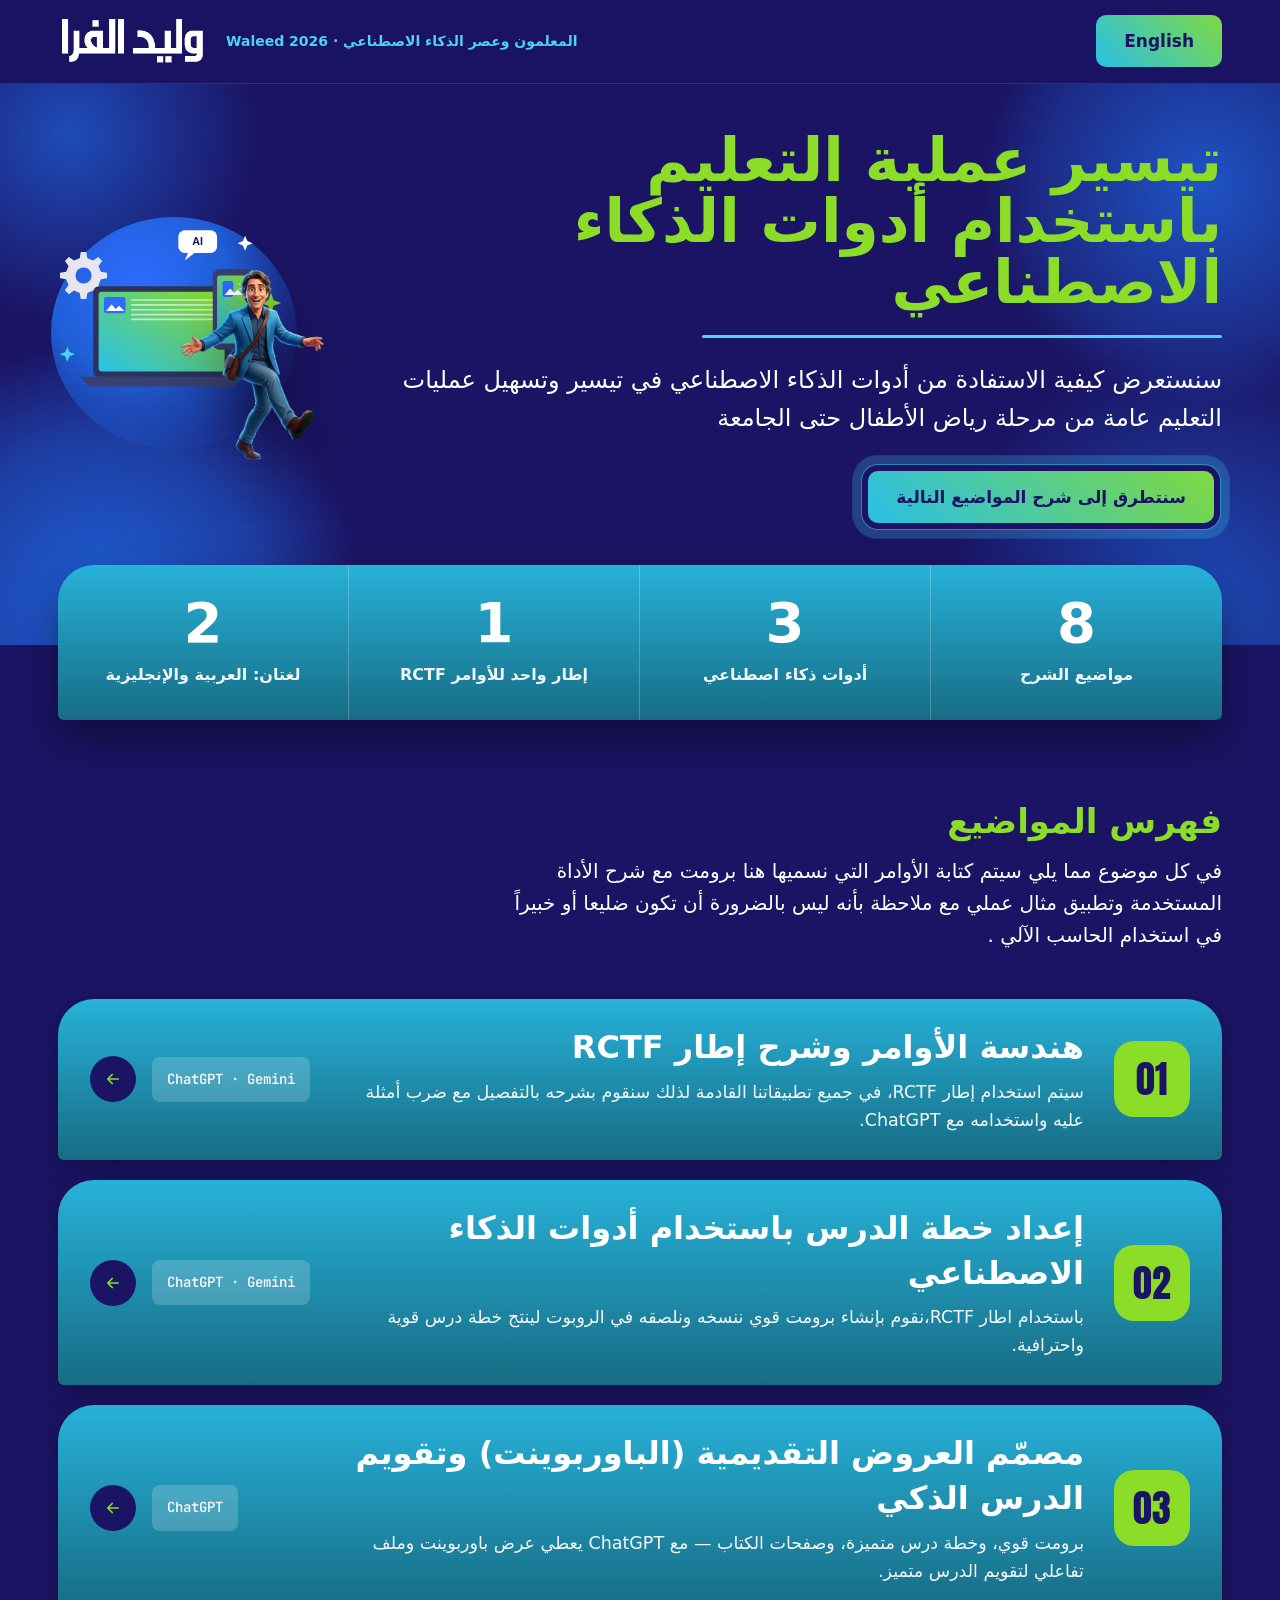
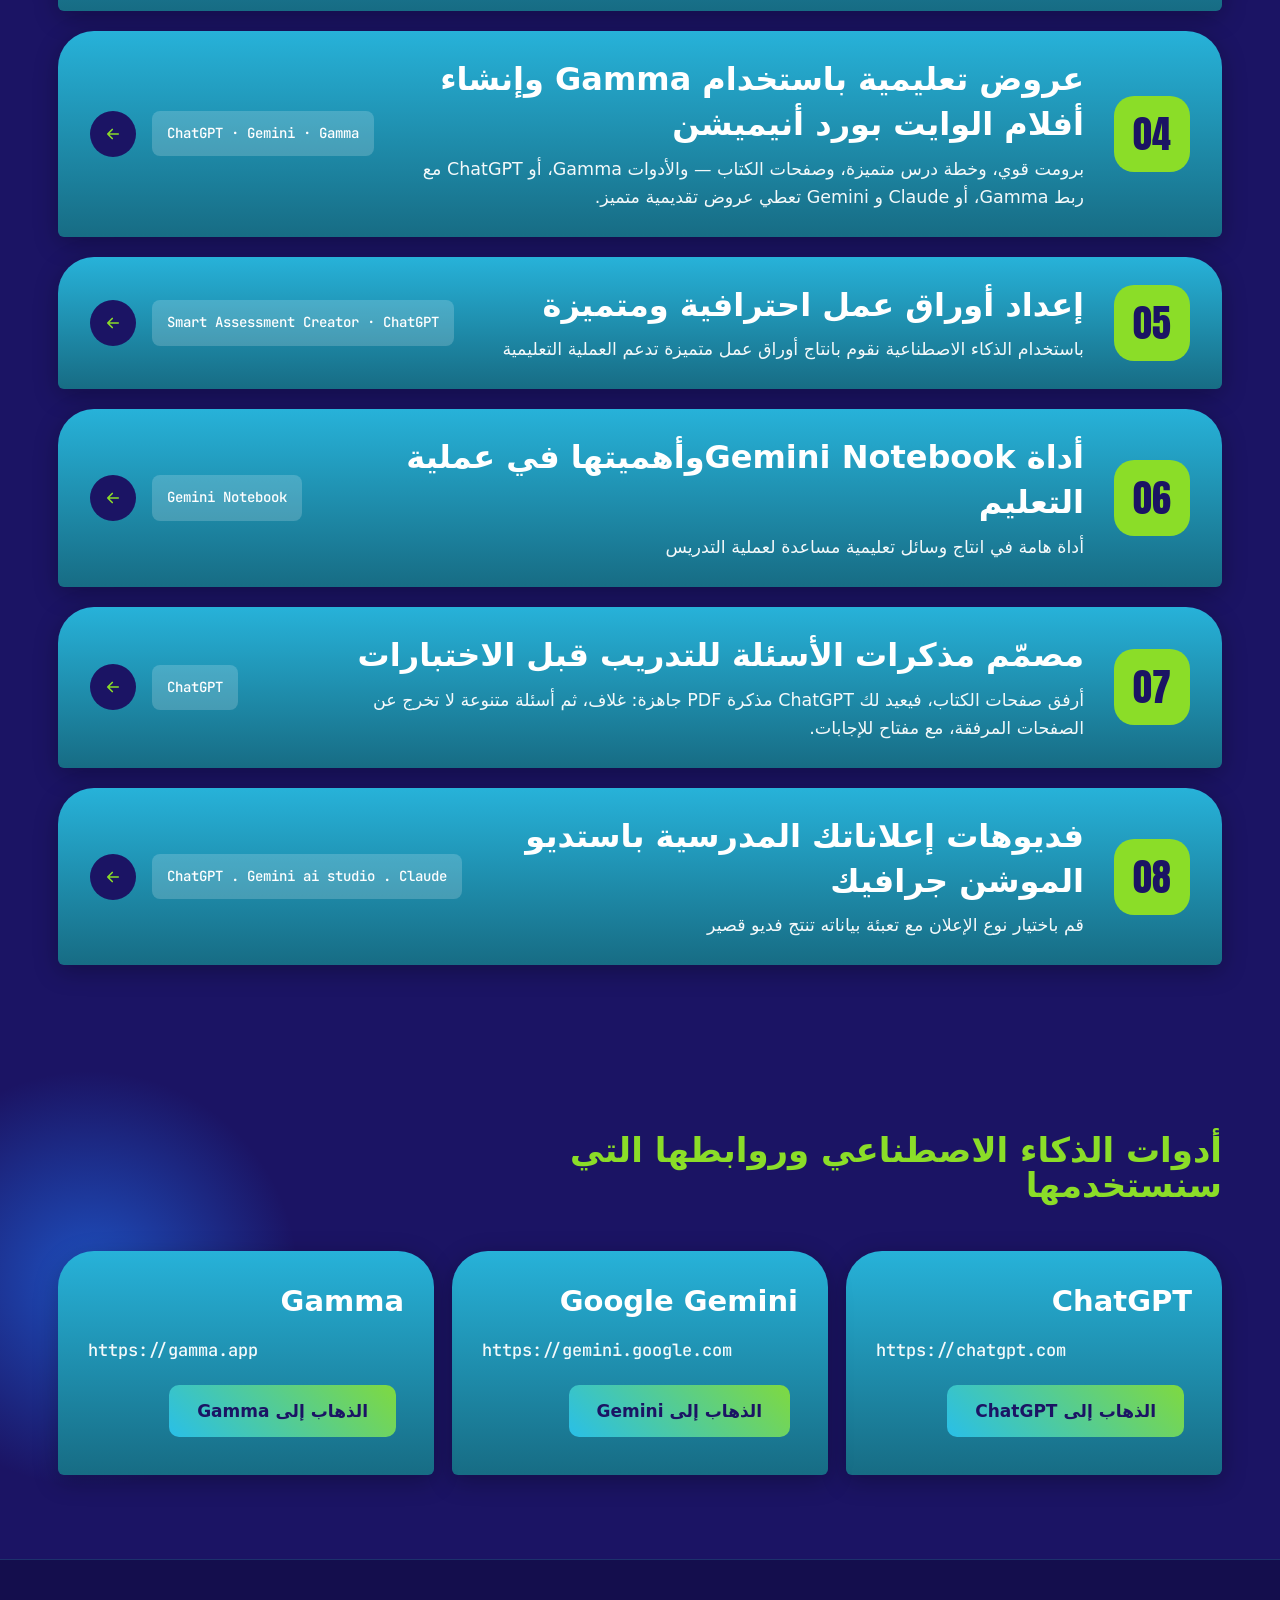
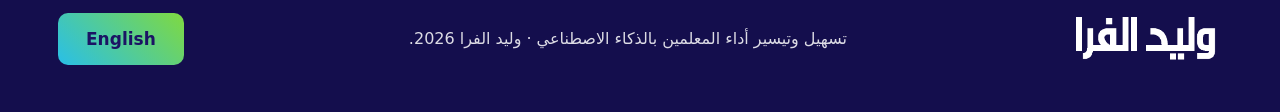
<file: index.html>
<!doctype html>
<html lang="en" dir="ltr">
<head>
<meta charset="utf-8">
<meta name="viewport" content="width=device-width,initial-scale=1">
<title data-en="AI for Teachers — Waleed 2026" data-ar="التدريس والذكاء الاصطناعي  — Waleed 2026">AI for Teachers — Waleed 2026</title>
<link href="assets/logo.png" type="image/x-icon" rel="icon">
<meta name="description" content="Level 1 of the Waleed 2026 AI Classes for Teachers: prompt engineering, lesson planning, exams, assessment and presentations.">
<link rel="stylesheet" href="assets/waleed.css">
<style>
/* تقليص مسافة الواجهة الرئيسية لتطابق صفحة مصمّم الدروس */
.hero{padding:46px 0 114px}
.hero-actions{margin-top:26px}
@media (max-width:720px){.hero{padding:36px 0 104px}}
</style>
</head>
<body>

<a class="skip" href="#main" data-en="Skip to content" data-ar="تخطَّ إلى المحتوى">Skip to content</a>

<!-- ============ TOP BAR ============ -->
<header class="topbar">
  <div class="topbar-in">
    <div class="brand">
      <img src="assets/waleed-logo.png" alt="Waleed 2026">
      <span class="brand-tag" data-en="Waleed 2026 · Teachers and the Age of AI" data-ar="Waleed 2026 · المعلمون وعصر الذكاء الاصطناعي">Waleed 2026 · Teachers and the Age of AI</span>
    </div>
    <div class="topbar-actions">
      <button class="btn btn-ghost" data-lang-toggle type="button" lang="ar">العربية</button>
    </div>
  </div>
</header>

<!-- ============ HERO ============ -->
<div class="hero">
  <i class="orb orb-1" aria-hidden="true"></i><i class="orb orb-2" aria-hidden="true"></i>
  <div class="wrap hero-grid">
    <div class="hero-copy">
    <!--p class="eyebrow" data-en="Waleed 2026 · Teachers and the Age of AI" data-ar="Waleed 2026 · المعلمون وعصر الذكاء الاصطناعي">Waleed 2026 · Teachers and the Age of AI</p-->
    <h1 class="display" data-en="Facilitating the educational process using AI tools." data-ar="تيسير عملية التعليم باستخدام أدوات الذكاء الاصطناعي">Facilitating the educational process using AI tools.</h1>
    <p class="lede" data-en="We will explore how to leverage artificial intelligence tools to facilitate and streamline educational processes across the board, from kindergarten through to university." data-ar="سنستعرض كيفية الاستفادة من أدوات الذكاء الاصطناعي في تيسير وتسهيل عمليات التعليم عامة من مرحلة رياض الأطفال حتى الجامعة">We will explore how to leverage artificial intelligence tools to facilitate and streamline educational processes across the board, from kindergarten through to university.</p>

   <div class="hero-actions">
   
      <a class="btn btn-ghost" href="#sessions" data-en="We will cover the following topics" data-ar="سنتطرق إلى شرح المواضيع التالية">We will cover the following topics</a>
    </div>
    </div>
    <div class="hero-art" aria-hidden="true">
      <i class="art-orb"></i>
      <svg class="art-svg" viewBox="0 0 520 440" xmlns="http://www.w3.org/2000/svg" role="img" aria-label="">
<defs><linearGradient id="g" x1="0" y1="1" x2="1" y2="0"><stop offset="0" stop-color="#29bfe8"/><stop offset="1" stop-color="#8bdd28"/></linearGradient></defs>
<g class="a-gear"><path d="M32.2 -7.1 L43.7 -5.2 L43.7 5.2 L32.2 7.1 L27.8 17.8 L34.6 27.2 L27.2 34.6 L17.8 27.8 L7.1 32.2 L5.2 43.7 L-5.2 43.7 L-7.1 32.2 L-17.8 27.8 L-27.2 34.6 L-34.6 27.2 L-27.8 17.8 L-32.2 7.1 L-43.7 5.2 L-43.7 -5.2 L-32.2 -7.1 L-27.8 -17.8 L-34.6 -27.2 L-27.2 -34.6 L-17.8 -27.8 L-7.1 -32.2 L-5.2 -43.7 L5.2 -43.7 L7.1 -32.2 L17.8 -27.8 L27.2 -34.6 L34.6 -27.2 L27.8 -17.8Z M-15.0 0.0 a15 15 0 1 0 30 0 a15 15 0 1 0 -30 0Z" transform="translate(92 118)" fill="#e6e6ee" fill-rule="evenodd"/></g>
<!--g class="a-float f2"><rect x="38" y="172" width="124" height="156" rx="10" fill="#3a4170"/><rect x="46" y="180" width="108" height="140" rx="6" fill="url(#g)"/><rect x="56" y="190" width="36" height="30" rx="4" fill="#2f6bff"/><path d="M60 216 l10 -12 8 8 6 -6 10 10z" fill="#fff"/><rect x="102" y="194" width="40" height="3" rx="1.5" fill="#fff" opacity=".6"/><rect x="102" y="203" width="40" height="3" rx="1.5" fill="#fff" opacity=".6"/><rect x="102" y="212" width="40" height="3" rx="1.5" fill="#fff" opacity=".6"/><rect x="102" y="221" width="40" height="3" rx="1.5" fill="#fff" opacity=".6"/></g-->
<g class="a-float f1"><path d="M86 306H388L372 324H102Z" fill="#3a4170"/><rect x="110" y="138" width="254" height="168" rx="10" fill="#2b3358"/><rect x="120" y="148" width="234" height="148" rx="6" fill="url(#g)"/><rect x="130" y="158" width="40" height="30" rx="4" fill="#2f6bff"/><path d="M134 184 l10 -12 8 8 6 -6 10 10z" fill="#fff"/><rect x="180" y="162" width="162" height="3" rx="1.5" fill="#fff" opacity=".6"/><rect x="180" y="171" width="162" height="3" rx="1.5" fill="#fff" opacity=".6"/><rect x="180" y="180" width="162" height="3" rx="1.5" fill="#fff" opacity=".6"/><rect x="180" y="189" width="162" height="3" rx="1.5" fill="#fff" opacity=".6"/><rect x="180" y="198" width="162" height="3" rx="1.5" fill="#fff" opacity=".6"/></g>
<g class="a-float f3"><rect x="332" y="106" width="76" height="150" rx="13" fill="#3a4170"/><rect x="340" y="118" width="60" height="126" rx="6" fill="url(#g)"/><rect x="350" y="128" width="20" height="30" rx="4" fill="#2f6bff"/><path d="M354 154 l10 -12 8 8 6 -6 10 10z" fill="#fff"/><rect x="380" y="132" width="8" height="3" rx="1.5" fill="#fff" opacity=".6"/><rect x="380" y="141" width="8" height="3" rx="1.5" fill="#fff" opacity=".6"/><rect x="380" y="150" width="8" height="3" rx="1.5" fill="#fff" opacity=".6"/></g>
<g class="a-float f2"><rect x="268" y="34" width="72" height="42" rx="12" fill="#fff"/><path d="M286 76l-6 14 18-14z" fill="#fff"/><text x="304" y="62" text-anchor="middle" font-family="Arial,sans-serif" font-weight="700" font-size="20" fill="#1b1464">AI</text></g>
<path class="a-spark s1" d="M440 150l5 14 14 5-14 5-5 14-5-14-14-5 14-5z" fill="#8bdd28"/>
<path class="a-spark s2" d="M62 250l4 10 10 4-10 4-4 10-4-10-10-4 10-4z" fill="#4ad2f8"/>
<path class="a-spark s3" d="M392 44l4 10 10 4-10 4-4 10-4-10-10-4 10-4z" fill="#fff"/>
</svg>
      <img class="hero-char" src="assets/teachercar1.png" alt="" width="480" height="672">
    </div>
  </div>
</div>

<!-- ============ شريط الحالة ============ -->
<section class="stats" aria-label="Course at a glance">
  <div class="stats-in"><div class="stats-card">
    <div class="stat no-plus"><b data-count="8">8</b><span data-en="Topics Covered" data-ar="مواضيع الشرح">Topics Covered</span></div>
    <div class="stat no-plus"><b data-count="3">3</b><span data-en="AI tools" data-ar="أدوات ذكاء اصطناعي">AI tools</span></div>
    <div class="stat no-plus"><b data-count="1">1</b><span data-en="Prompt framework (RCTF)" data-ar="إطار واحد للأوامر RCTF">Prompt framework (RCTF)</span></div>
    <div class="stat no-plus"><b data-count="2">2</b><span data-en="Languages: Arabic and English" data-ar="لغتان: العربية والإنجليزية">Languages: Arabic and English</span></div>
  </div></div>
</section>

<main id="main">

<!-- ============ فهرس الأقسام التي سنشرحها ============ -->
<section class="sec" id="sessions">
  <div class="wrap">
    <div class="sec-head">
      <h2 class="display" data-en="Table of Contents" data-ar="فهرس المواضيع ">Table of Contents</h2>
      <p data-en="For each of the following topics, we will write the commands—referred to here as prompts —explain the tool being used, and demonstrate a practical example; please note that you do not need to be a computer expert or highly proficient with computers to follow along." data-ar="في كل موضوع مما يلي سيتم كتابة الأوامر التي نسميها هنا برومت مع شرح الأداة المستخدمة وتطبيق مثال عملي مع ملاحظة بأنه ليس بالضرورة أن تكون ضليعا أو خبيراً في استخدام الحاسب الآلي .">For each of the following topics, we will write the commands—referred to here as prompts —explain the tool being used, and demonstrate a practical example; please note that you do not need to be a computer expert or highly proficient with computers to follow along.</p>
    </div>

    <div class="sessions">

      <a class="srow" href="RCTFframe.html">
        <span class="srow-n" aria-hidden="true">01</span>
        <span class="srow-main">
          <h3 data-en="Prompt Engineering and Explanation of the RCTF Framework" data-ar="هندسة الأوامر وشرح إطار RCTF">Prompt Engineering and Explanation of the RCTF Framework</h3>
          <p data-en="The RCTF framework will be used in all our upcoming applications; therefore, we will explain it in detail, provide examples, and demonstrate its use with ChatGPT." data-ar="سيتم استخدام إطار RCTF، في جميع تطبيقاتنا القادمة لذلك سنقوم بشرحه بالتفصيل مع ضرب أمثلة عليه واستخدامه مع ChatGPT.">The RCTF framework will be used in all our upcoming applications; therefore, we will explain it in detail, provide examples, and demonstrate its use with ChatGPT.</p>
        </span>
        <span class="srow-side">
          <span class="tool-chip">ChatGPT · Gemini</span>
          <span class="srow-go" aria-hidden="true"><svg width="18" height="18" viewBox="0 0 24 24" fill="none" stroke="currentColor" stroke-width="2.2" stroke-linecap="round" stroke-linejoin="round"><path d="M5 12h14M13 6l6 6-6 6"/></svg></span>
        </span>
      </a>

      <a class="srow" href="LessonPlan.html">
        <span class="srow-n" aria-hidden="true">02</span>
        <span class="srow-main">
          <h3 data-en="Preparing a lesson plan using AI tools" data-ar="إعداد خطة الدرس باستخدام أدوات الذكاء الاصطناعي">Preparing a lesson plan using AI tools</h3>
          <p data-en="Using the RCTF framework, we create a robust prompt that we copy and paste into the bot to generate a strong, professional lesson plan." data-ar="باستخدام اطار RCTF،نقوم بإنشاء برومت قوي ننسخه ونلصقه في الروبوت لينتج خطة درس قوية واحترافية.">Using the RCTF framework, we create a robust prompt that we copy and paste into the bot to generate a strong, professional lesson plan.</p>
        </span>
        <span class="srow-side">
          <span class="tool-chip">ChatGPT · Gemini</span>
          <span class="srow-go" aria-hidden="true"><svg width="18" height="18" viewBox="0 0 24 24" fill="none" stroke="currentColor" stroke-width="2.2" stroke-linecap="round" stroke-linejoin="round"><path d="M5 12h14M13 6l6 6-6 6"/></svg></span>
        </span>
      </a>

      <a class="srow" href="LessonPromptStudio.html">
        <span class="srow-n" aria-hidden="true">03</span>
        <span class="srow-main">
          <h3 data-en="Presentation (PowerPoint) Designer and Smart Lesson Planner" data-ar="مصمّم العروض التقديمية (الباوربوينت) وتقويم الدرس الذكي">Presentation (PowerPoint) Designer and Smart Lesson Planner</h3>
          <p data-en="With a strong prompt, an excellent lesson plan, and textbook pages, ChatGPT can generate a high-quality PowerPoint presentation and an interactive file for lesson assessment." data-ar="برومت قوي، وخطة درس متميزة، وصفحات الكتاب — مع ChatGPT  يعطي عرض باوربوينت وملف تفاعلي لتقويم الدرس متميز.">With a strong prompt, an excellent lesson plan, and textbook pages, ChatGPT can generate a high-quality PowerPoint presentation and an interactive file for lesson assessment.</p>
        </span>
        <span class="srow-side">
          <span class="tool-chip">ChatGPT</span>
          <span class="srow-go" aria-hidden="true"><svg width="18" height="18" viewBox="0 0 24 24" fill="none" stroke="currentColor" stroke-width="2.2" stroke-linecap="round" stroke-linejoin="round"><path d="M5 12h14M13 6l6 6-6 6"/></svg></span>
        </span>
      </a>

      <a class="srow" href="GammaPresentation.html">
        <span class="srow-n" aria-hidden="true">04</span>
        <span class="srow-main">
          <h3 data-en="Educational presentations using Gamma and the creation of whiteboard animation videos" data-ar="عروض تعليمية باستخدام Gamma وإنشاء أفلام الوايت بورد أنيميشن">Educational presentations using Gamma and the creation of whiteboard animation videos</h3>
          <p data-en="With a strong prompt, an excellent lesson plan, and textbook pages—using tools like Gamma (either standalone or integrated with ChatGPT), Claude, or Gemini—you can create outstanding presentations." data-ar="برومت قوي، وخطة درس متميزة، وصفحات الكتاب — والأدوات Gamma، أو  ChatGPT مع ربط Gamma، أو  Claude و Gemini تعطي عروض تقديمية متميز.">With a strong prompt, an excellent lesson plan, and textbook pages—using tools like Gamma (either standalone or integrated with ChatGPT), Claude, or Gemini—you can create outstanding presentations.</p>
        </span>
        <span class="srow-side">
          <span class="tool-chip">ChatGPT · Gemini · Gamma</span>
          <span class="srow-go" aria-hidden="true"><svg width="18" height="18" viewBox="0 0 24 24" fill="none" stroke="currentColor" stroke-width="2.2" stroke-linecap="round" stroke-linejoin="round"><path d="M5 12h14M13 6l6 6-6 6"/></svg></span>
        </span>
      </a>

      <a class="srow" href="WorkSheet.html">
        <span class="srow-n" aria-hidden="true">05</span>
        <span class="srow-main">
          <h3 data-en="Preparing professional and outstanding worksheets" data-ar="إعداد أوراق عمل احترافية ومتميزة">Preparing professional and outstanding worksheets</h3>
          <p data-en="Using AI, we produce outstanding worksheets that support the educational process." data-ar="باستخدام الذكاء الاصطناعية نقوم بانتاج أوراق عمل متميزة تدعم العملية التعليمية">Using AI, we produce outstanding worksheets that support the educational process.</p>
        </span>
        <span class="srow-side">
          <span class="tool-chip">Smart Assessment Creator · ChatGPT</span>
          <span class="srow-go" aria-hidden="true"><svg width="18" height="18" viewBox="0 0 24 24" fill="none" stroke="currentColor" stroke-width="2.2" stroke-linecap="round" stroke-linejoin="round"><path d="M5 12h14M13 6l6 6-6 6"/></svg></span>
        </span>
      </a>

     

      <a class="srow" href="ToNoteBookLM.html">
        <span class="srow-n" aria-hidden="true">06</span>
        <span class="srow-main">
           <h3 data-en="Gemini Notebook and Its Importance in the Educational Process" data-ar="أداة Gemini Notebookوأهميتها في عملية التعليم">Gemini Notebook and Its Importance in the Educational Process</h3>
          <p data-en="An important tool for producing educational aids to support the teaching process." data-ar="أداة هامة في انتاج وسائل تعليمية مساعدة لعملية التدريس">An important tool for producing educational aids to support the teaching process.</p>
        </span>
        <span class="srow-side">
          <span class="tool-chip">Gemini Notebook</span>
          <span class="srow-go" aria-hidden="true"><svg width="18" height="18" viewBox="0 0 24 24" fill="none" stroke="currentColor" stroke-width="2.2" stroke-linecap="round" stroke-linejoin="round"><path d="M5 12h14M13 6l6 6-6 6"/></svg></span>
        </span>
      </a>

      <a class="srow" href="StudyNotesStudio.html">
        <span class="srow-n" aria-hidden="true">07</span>
        <span class="srow-main">
          <h3 data-en="Designing practice-question booklets for exam revision" data-ar="مصمّم مذكرات الأسئلة للتدريب قبل الاختبارات">Designing practice-question booklets for exam revision</h3>
          <p data-en="Attach the textbook pages and ChatGPT returns a ready PDF booklet: a cover, then varied practice questions that never leave the attached pages, with an answer key." data-ar="أرفق صفحات الكتاب، فيعيد لك ChatGPT مذكرة PDF جاهزة: غلاف، ثم أسئلة متنوعة لا تخرج عن الصفحات المرفقة، مع مفتاح للإجابات.">Attach the textbook pages and ChatGPT returns a ready PDF booklet: a cover, then varied practice questions that never leave the attached pages, with an answer key.</p>
        </span>
        <span class="srow-side">
          <span class="tool-chip">ChatGPT</span>
          <span class="srow-go" aria-hidden="true"><svg width="18" height="18" viewBox="0 0 24 24" fill="none" stroke="currentColor" stroke-width="2.2" stroke-linecap="round" stroke-linejoin="round"><path d="M5 12h14M13 6l6 6-6 6"/></svg></span>
        </span>
      </a>
      <a class="srow" href="MotionStudio.html">
        <span class="srow-n" aria-hidden="true">08</span>
        <span class="srow-main">
          <h3 data-en="Your school promotional videos, created at a motion graphics studio" data-ar="فديوهات إعلاناتك المدرسية باستديو الموشن جرافيك">Your school promotional videos, created at a motion graphics studio</h3>
          <p data-en="Select the ad type and fill in the required details to generate a short video." data-ar=" قم باختيار نوع الإعلان مع تعبئة بياناته تنتج فديو قصير">Select the ad type and fill in the required details to generate a short video.</p>
        </span>
        <span class="srow-side">
          <span class="tool-chip">ChatGPT . Gemini ai studio . Claude</span>
          <span class="srow-go" aria-hidden="true"><svg width="18" height="18" viewBox="0 0 24 24" fill="none" stroke="currentColor" stroke-width="2.2" stroke-linecap="round" stroke-linejoin="round"><path d="M5 12h14M13 6l6 6-6 6"/></svg></span>
        </span>
      </a>
    </div>
  </div>
</section>


<!-- ============ TOOL LINKS ============ -->
<section class="sec" id="tools">
  <div class="wrap">
    <div class="sec-head">
      <h2 class="display" data-en="The AI ​​tools and links we use" data-ar="أدوات الذكاء الاصطناعي وروابطها التي سنستخدمها">The AI ​​tools and links we use</h2>
     
    </div>

    <div class="apps">
      <div class="app">
        
        <h3>ChatGPT</h3>
        <p class="app-url">https://chatgpt.com</p>
        <a class="btn btn-outline" href="https://chatgpt.com" target="_blank" rel="noopener" data-en="Go to ChatGPT" data-ar="الذهاب إلى ChatGPT">Go to ChatGPT</a>
      </div>
      <div class="app">
        
        <h3>Google Gemini</h3>
        <p class="app-url">https://gemini.google.com</p>
        <a class="btn btn-outline" href="https://gemini.google.com" target="_blank" rel="noopener" data-en="Go to Gemini" data-ar="الذهاب إلى Gemini">Go to Gemini</a>
      </div>
      
      
      <div class="app">
        
        <h3>Gamma</h3>
        <p class="app-url">https://gamma.app</p>
        <a class="btn btn-outline" href="https://gamma.app" target="_blank" rel="noopener" data-en="Go to Gamma" data-ar="الذهاب إلى Gamma">Go to Gamma</a>
      </div>
    </div>
  </div>
</section>

</main>

<!-- ============ FOOTER ============ -->
<footer class="foot">
  <div class="foot-in">
    <img src="assets/waleed-logo.png" alt="Waleed 2026">
    <p data-en="Facilitating and streamlining teachers' performance through AI. Waleed Al-Farra 2026" data-ar="تسهيل وتيسير أداء المعلمين بالذكاء الاصطناعي · وليد الفرا 2026.">Facilitating and streamlining teachers' performance through AI. Waleed Al-Farra 2026</p>
    <button class="btn btn-ghost" data-lang-toggle type="button" lang="ar">العربية</button>
  </div>
</footer>

<script src="assets/waleed.js"></script>
<script src="assets/upgrade.js"></script>
  <script data-goatcounter="https://walfarra.goatcounter.com/count"
        async src="//gc.zgo.at/count.js"></script>

</body>
</html>
</file>
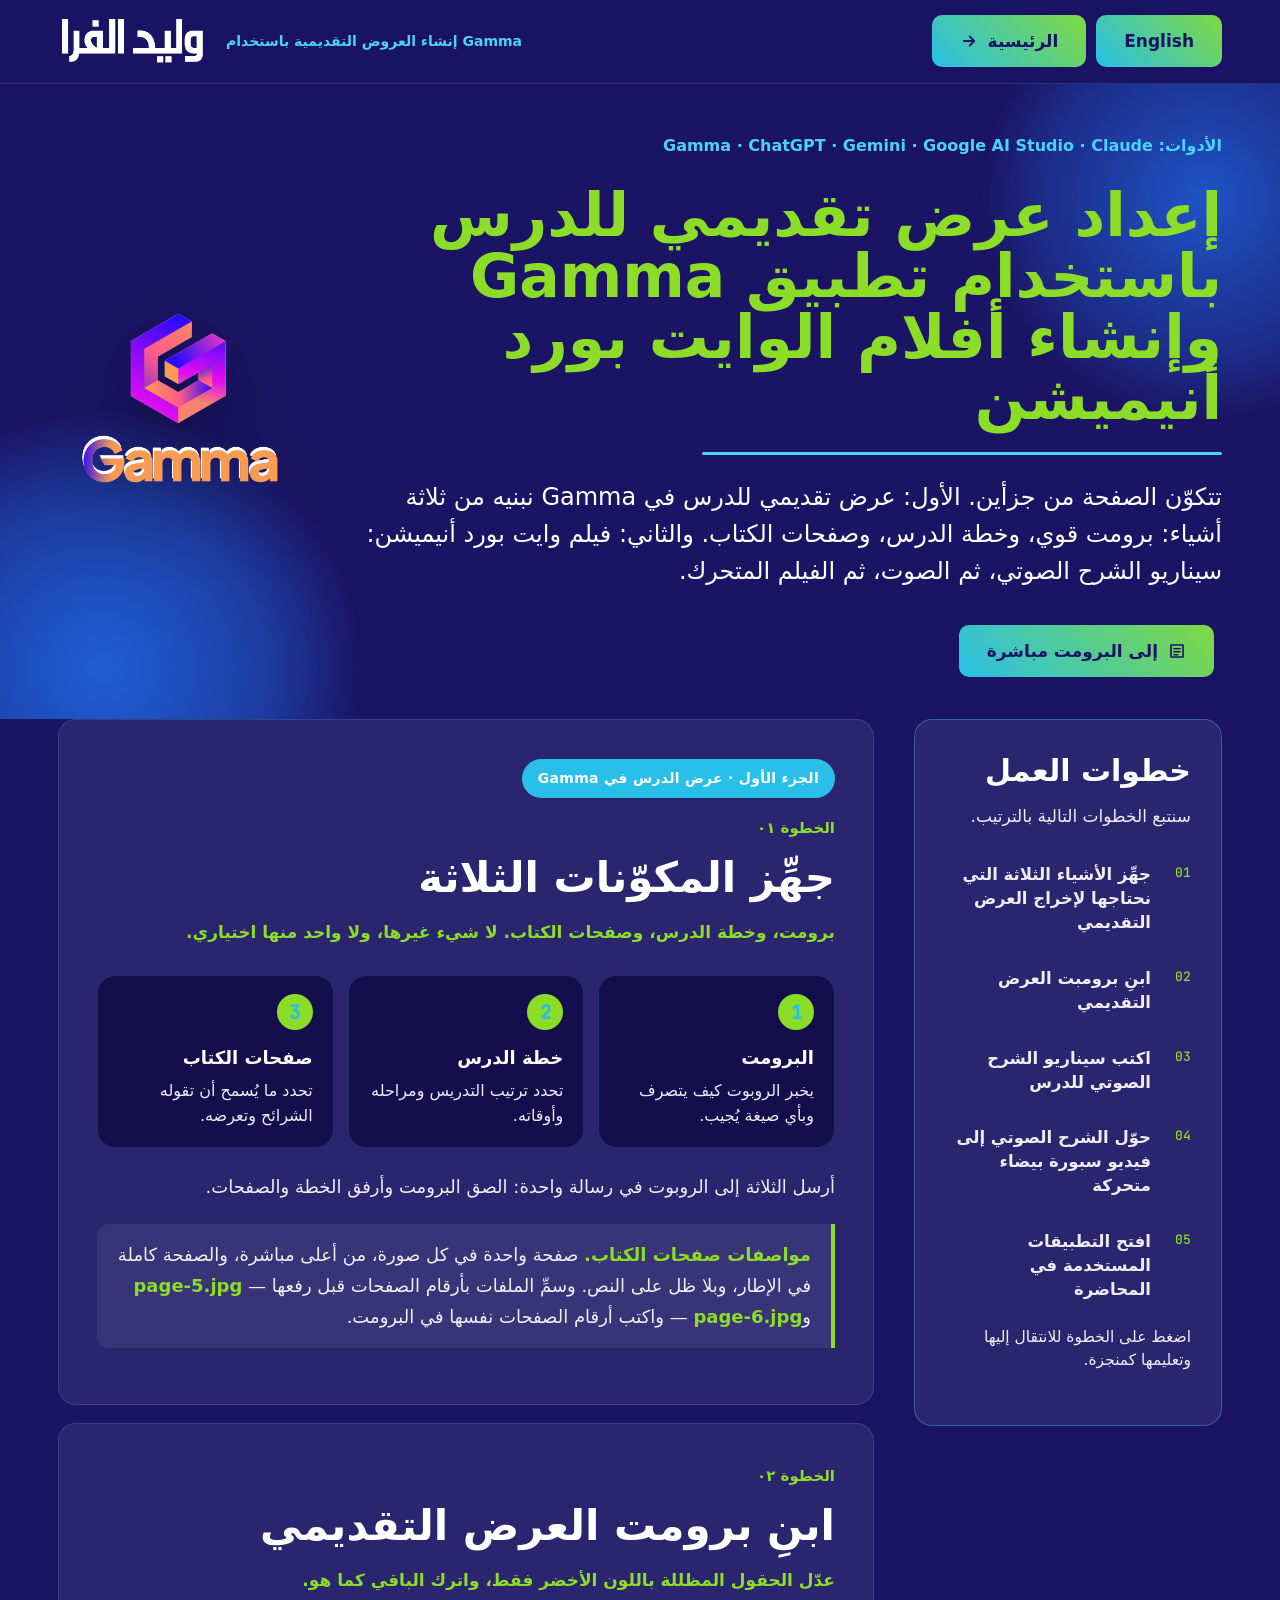
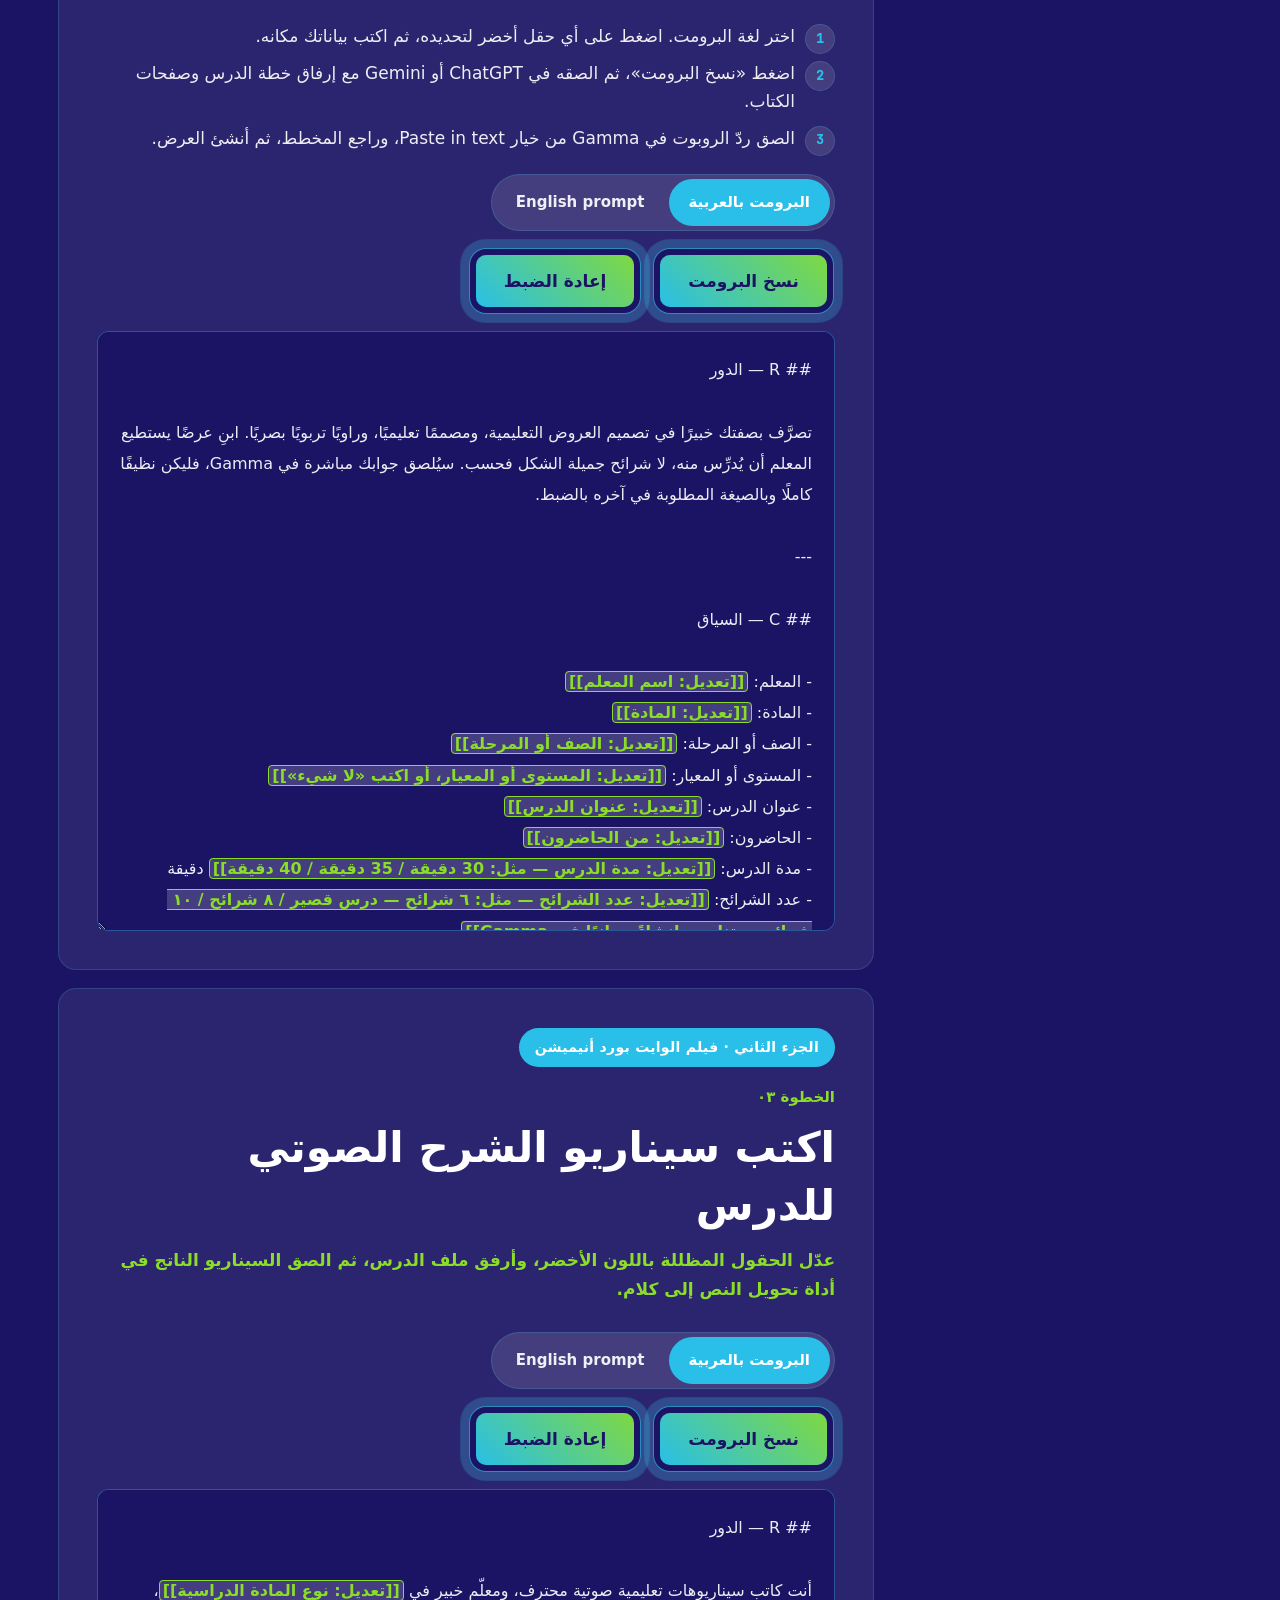
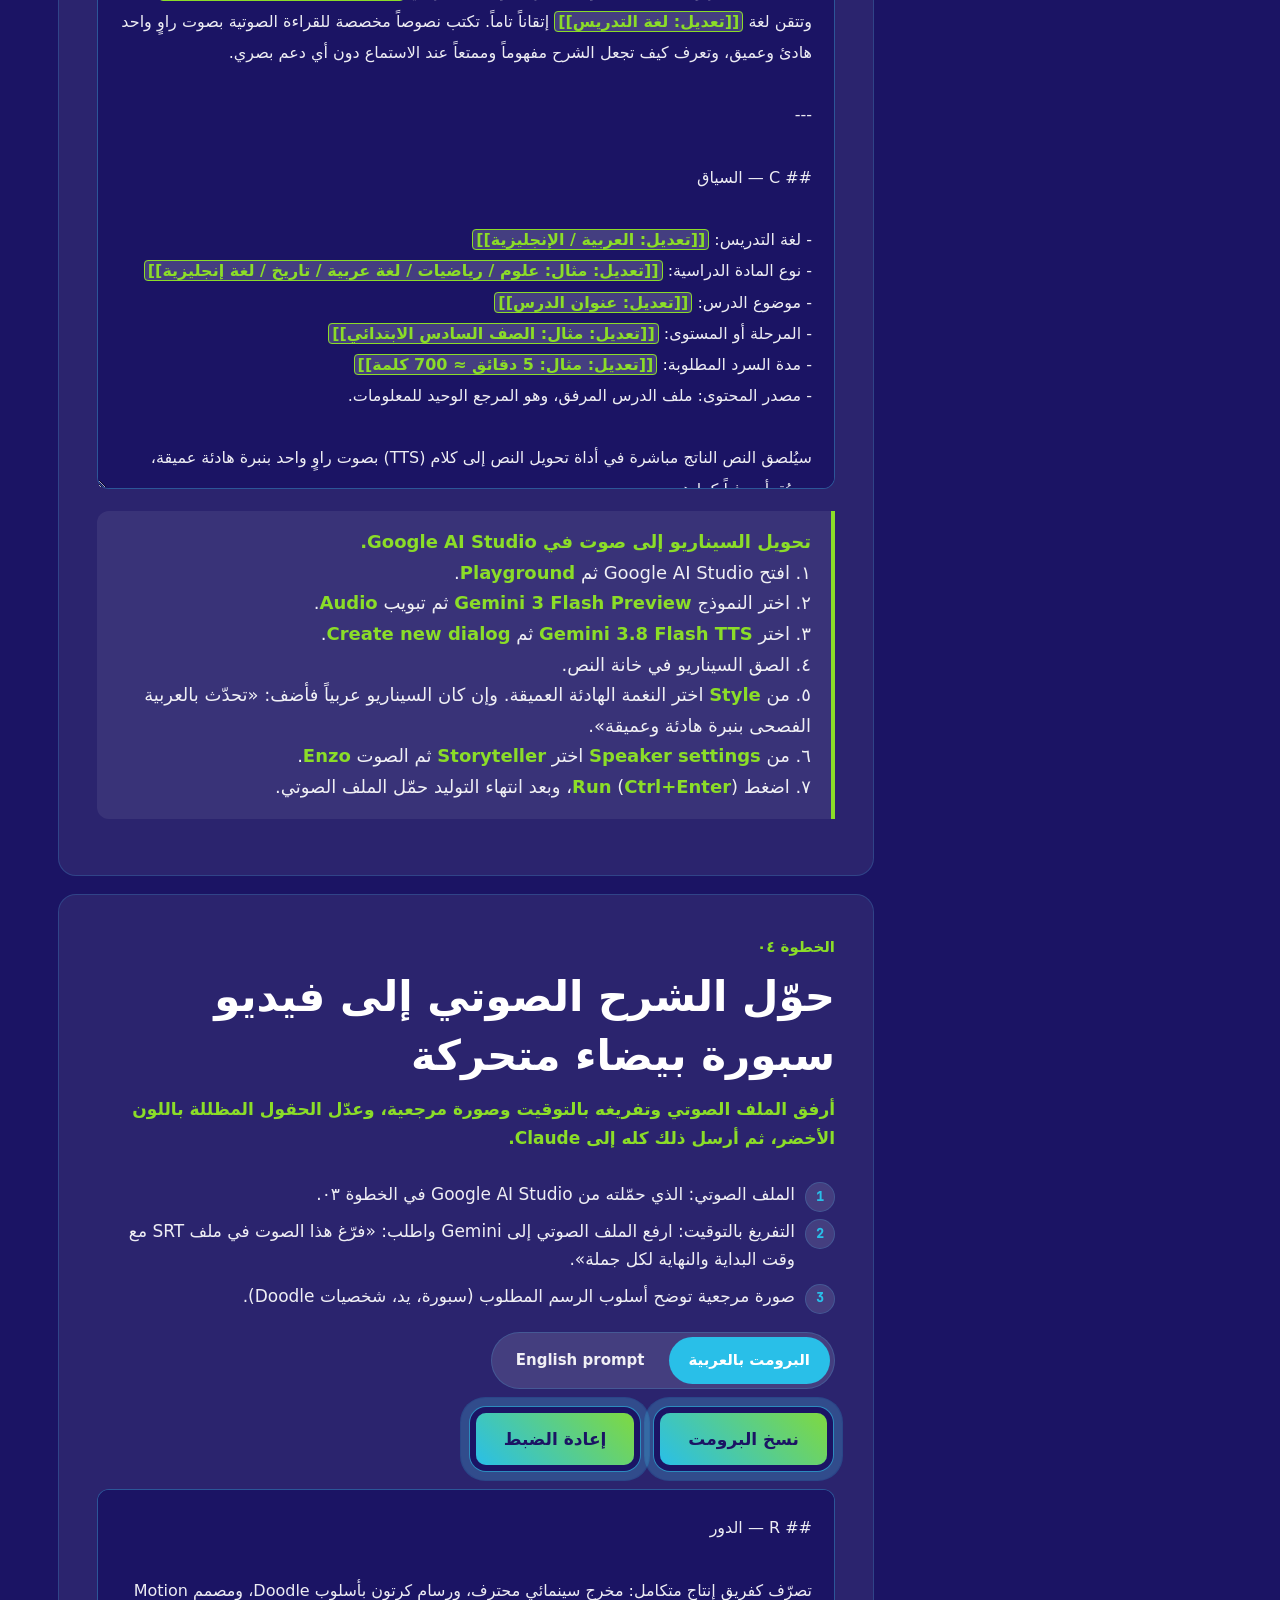
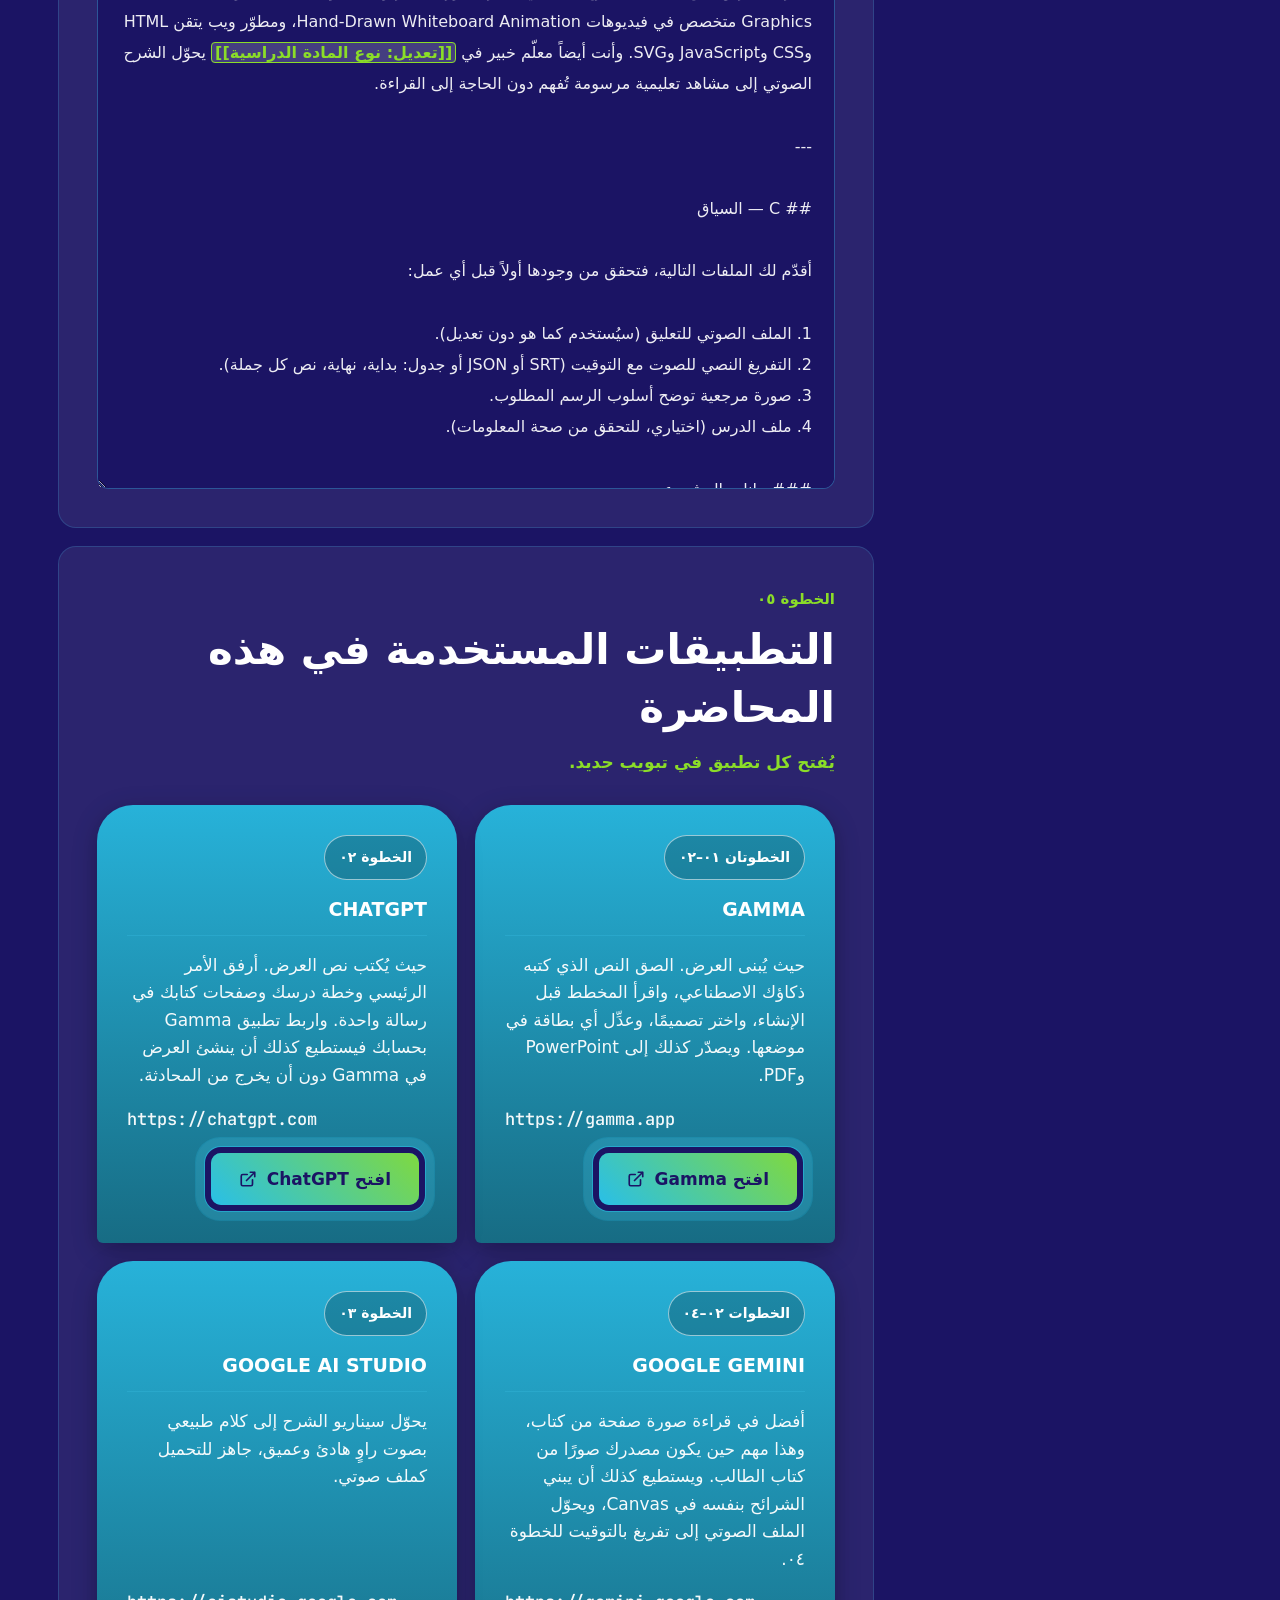
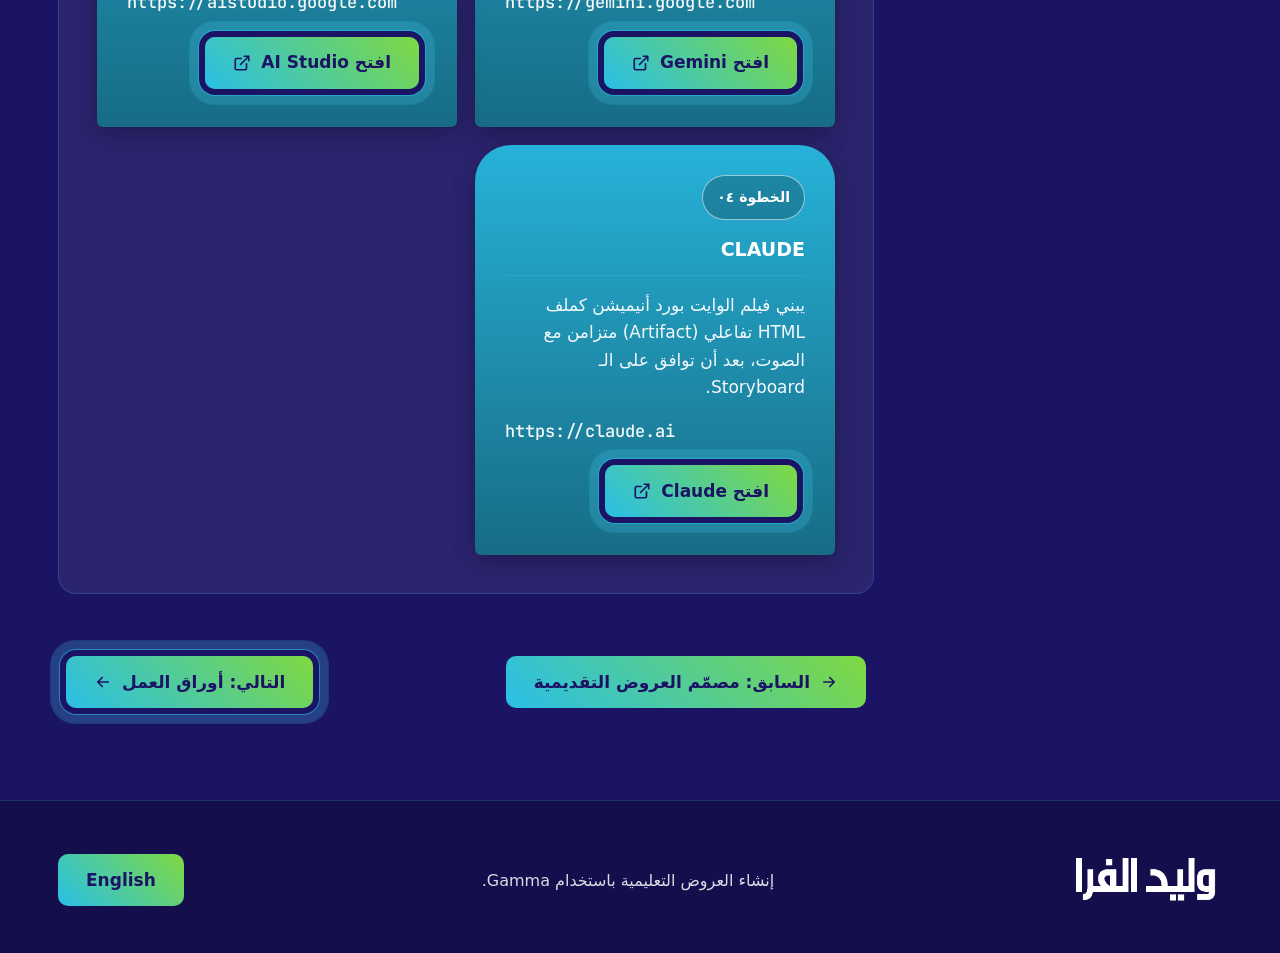
<file: GammaPresentation.html>
<!doctype html>
<html lang="en" dir="ltr">
<head>
<meta charset="utf-8">
<meta name="viewport" content="width=device-width,initial-scale=1">
<title data-en="Creating Educational Presentations Using Gamma" data-ar="إنشاء العروض التعليمية باستخدام Gamma">Creating Educational Presentations Using Gamma</title>
<link href="assets/logo.png" type="image/x-icon" rel="icon">
<link rel="stylesheet" href="assets/waleed.css">
<style id="hero-side-art">
/* ===== Hero: text column + side artwork (Lesson plan) ===== */
.hero .hero-grid{
  display:grid;
  grid-template-columns:minmax(0,2fr) minmax(0,.5fr);
  align-items:center;
  gap:clamp(24px,5vw,72px);
}
.hero .hero-copy{min-width:0}
.hero .hero-art{
  position:relative; inset:auto; transform:none; margin:0;
  display:flex; justify-content:center; align-items:center;
  min-width:0;
}
.hero .hero-char{
  display:block; width:100%; max-width:400px; height:auto;
  filter:drop-shadow(0 22px 36px rgba(0,0,0,.30));
  animation:hero-art-float 4.5s ease-in-out infinite;
  will-change:transform;
}
@keyframes hero-art-float{
  0%,100%{transform:translateY(0)}
  50%{transform:translateY(-14px)}
}
@media (max-width:860px){
  .hero .hero-grid{grid-template-columns:1fr}
  .hero .hero-art{order:2; margin-top:8px}
  .hero .hero-char{max-width:260px}
}
@media (prefers-reduced-motion:reduce){
  .hero .hero-char{animation:none}
}
</style>
<style id="hero-compact">
/* تقليص مسافة الواجهة لتطابق صفحة مصمّم الدروس */
.hero{padding:46px 0 34px}
.hero .hero-actions{margin-top:26px}
#main > .sec:first-child{padding-top:0}
@media (max-width:720px){.hero{padding:36px 0 28px}}
</style>
<style id="gamma-layout">
/* ===== أجزاء الصفحة: شارة الجزء، رقم الخطوة، المكوّنات الثلاثة، تبويبات البرومت ===== */
.part-tag{display:inline-flex; align-items:center; gap:8px; margin:0 0 16px; padding:6px 16px;
  border-radius:var(--r-pill); background:var(--brand-lift); color:#fff;
  font-size:14px; font-weight:700; letter-spacing:.02em}
.step-no{display:block; margin:0 0 6px; font-family:var(--mono); font-size:13px; font-weight:500;
  letter-spacing:.16em; text-transform:uppercase; color:var(--accent-text)}
html[dir="rtl"] .step-no{font-family:var(--ar); font-weight:700; letter-spacing:0; font-size:15px}
.trio{display:grid; gap:14px; grid-template-columns:repeat(auto-fit,minmax(190px,1fr)); margin:4px 0 24px}
.trio > div{background:var(--bg-2); border:1px solid var(--line-soft); border-radius:var(--r-lg); padding:18px 20px}
.trio i{display:grid; place-items:center; width:36px; height:36px; margin-bottom:10px; border-radius:50%;
  background:var(--accent); color:var(--brand-lift); font-style:normal; font-weight:800; font-family:var(--mono)}
.trio b{display:block; color:var(--ink); font-size:18px; margin-bottom:4px}
.block .trio p{margin:0; font-size:16px; line-height:1.55}
.howto{margin:0 0 22px; padding:0; list-style:none; counter-reset:h; display:grid; gap:10px}
.howto li{counter-increment:h; position:relative; padding-inline-start:40px; font-size:17px; font-weight:500; color:var(--ink-2); line-height:1.6}
.howto li:before{content:counter(h); position:absolute; inset-inline-start:0; top:1px; width:28px; height:28px;
  border-radius:50%; display:grid; place-items:center; background:var(--surface-2); border:1px solid var(--line-soft);
  font-family:var(--mono); font-size:13px; font-weight:700; color:var(--brand-lift)}
.ptabs{display:inline-flex; gap:4px; padding:4px; margin:0 0 16px; border-radius:var(--r-pill);
  background:var(--surface-2); border:1px solid var(--line-soft)}
.ptabs button{font:inherit; font-size:15px; font-weight:700; cursor:pointer; border:0; border-radius:var(--r-pill);
  padding:9px 20px; background:transparent; color:var(--ink-2); transition:background var(--t-fast),color var(--t-fast)}
.ptabs button[lang="ar"]{font-family:var(--ar)}
.ptabs button[aria-selected="true"]{background:var(--brand-lift); color:#fff}
.ptabs button:focus-visible{outline:3px solid var(--accent); outline-offset:2px}
.ppane[hidden]{display:none}
.block .hint{margin-top:22px}
#apps .app-badge{color:#fff; background:rgba(0,0,0,.22); border-color:rgba(255,255,255,.55); font-weight:700}
@media (max-width:720px){.block{padding:24px 18px}.ptabs{display:flex}.ptabs button{flex:1; padding:9px 10px}}
</style>
</head>
<body>

<a class="skip" href="#main" data-en="Skip to content" data-ar="تخطَّ إلى المحتوى">Skip to content</a>

<!-- ============ TOP BAR ============ -->
<header class="topbar">
  <div class="topbar-in">
    <div class="brand">
      <img src="assets/waleed-logo.png" alt="Waleed 2026">
      <span class="brand-tag" data-en="Creating presentations using Gamma" data-ar="إنشاء العروض التقديمية باستخدام Gamma">Creating presentations using Gamma</span>
    </div>
    <div class="topbar-actions">
     <a class="btn btn-ghost" href="index.html"><svg class="ic flip" viewBox="0 0 24 24" fill="none" stroke="currentColor" stroke-width="2.4" stroke-linecap="round" stroke-linejoin="round"><path d="M19 12H5M11 18l-6-6 6-6"/></svg><span data-en="Home page" data-ar="الرئيسية">Home page</span></a>   
      <button class="btn btn-ghost" data-lang-toggle type="button" lang="ar">العربية</button>
    </div>
  </div>
</header>

<!-- ============ HERO ============ -->
<div class="hero">
  <div class="wrap hero-grid">
    <div class="hero-copy">
    <!--a class="backlink" href="index.html"><svg viewBox="0 0 24 24" fill="none" stroke="currentColor" stroke-width="2.4" stroke-linecap="round" stroke-linejoin="round" aria-hidden="true"><path d="M19 12H5M11 18l-6-6 6-6"/></svg><span data-en="Back to home page" data-ar="العودة إلى الصفحة الرئيسية">Back to home page</span></a-->
    <p class="eyebrow" data-en="Tools: Gamma · ChatGPT · Gemini · Google AI Studio · Claude" data-ar="الأدوات: Gamma · ChatGPT · Gemini · Google AI Studio · Claude">Tools: Gamma · ChatGPT · Gemini · Google AI Studio · Claude</p>
    <h1 class="display" data-en="Creating a lesson presentation using the Gamma app and whiteboard animation-style graphics" data-ar="إعداد عرض تقديمي للدرس باستخدام تطبيق Gamma وإنشاء أفلام الوايت بورد أنيميشن">Creating a lesson presentation using the Gamma app and whiteboard animation-style graphics</h1>
    <p class="lede" data-en="The page has two parts. First, a lesson presentation in Gamma built from three things: a strong prompt, your lesson plan and the textbook pages. Second, a whiteboard animation video: a narration script, its audio, then the animated film." data-ar="تتكوّن الصفحة من جزأين. الأول: عرض تقديمي للدرس في Gamma نبنيه من ثلاثة أشياء: برومت قوي، وخطة الدرس، وصفحات الكتاب. والثاني: فيلم وايت بورد أنيميشن: سيناريو الشرح الصوتي، ثم الصوت، ثم الفيلم المتحرك.">The page has two parts. First, a lesson presentation in Gamma built from three things: a strong prompt, your lesson plan and the textbook pages. Second, a whiteboard animation video: a narration script, its audio, then the animated film.</p>
    <div class="hero-actions">
      <a class="btn btn-outline" href="#prompt"><svg class="ic" viewBox="0 0 24 24" fill="none" stroke="currentColor" stroke-width="2.2" stroke-linecap="round" stroke-linejoin="round"><path d="M4 4h16v16H4zM8 9h8M8 13h8M8 17h5"/></svg><span data-en="Directly to the prompt" data-ar="إلى البرومت مباشرة">Directly to the prompt</span></a>
    </div>
  </div>
  <div class="hero-art" aria-hidden="true"><img class="hero-char" src="assets/Gamma-AI.png" alt="" width="958" height="958"></div>
  </div>
</div>


<main id="main">
<section class="sec">
  <div class="wrap">
    <div class="split">

      <!-- ---------- STICKY RAIL ---------- -->
      <aside class="rail">
        <h2 data-en="Work Steps" data-ar="خطوات العمل">Work Steps</h2>
        <p data-en="We will follow the following steps in order." data-ar="سنتبع الخطوات التالية بالترتيب.">We will follow the following steps in order.</p>
        <ol>
          <li data-go="ingredients" data-en="Prepare the three things we need to produce the presentation." data-ar="جهِّز الأشياء الثلاثة التي نحتاجها لإخراج العرض التقديمي">Prepare the three things we need to produce the presentation.</li>
          <li data-go="prompt" data-en="Build the presentation prompt" data-ar="ابنِ برومبت العرض التقديمي">Build the presentation prompt</li>
          <li data-go="prompt-script" data-en="Write the narration script for the lesson" data-ar="اكتب سيناريو الشرح الصوتي للدرس">Write the narration script for the lesson</li>
          <li data-go="prompt-whiteboard" data-en="Turn the narration into a whiteboard animation video" data-ar="حوّل الشرح الصوتي إلى فيديو سبورة بيضاء متحركة">Turn the narration into a whiteboard animation video</li>
          <li data-go="apps" data-en="Open the apps used in this session" data-ar="افتح التطبيقات المستخدمة في المحاضرة">Open the apps used in this session</li>
        </ol>
        <p class="rail-hint" data-en="Click a step to jump to it and mark it done." data-ar="اضغط على الخطوة للانتقال إليها وتعليمها كمنجزة.">Click a step to jump to it and mark it done.</p>
      </aside>

      <!-- ---------- CONTENT ---------- -->
      <div>

        <!-- ============ PART 1 · STEP 1 · THE THREE INGREDIENTS ============ -->
        <div class="block" id="ingredients">
          <span class="part-tag" data-en="Part one · Lesson presentation in Gamma" data-ar="الجزء الأول · عرض الدرس في Gamma">Part one · Lesson presentation in Gamma</span>
          <span class="step-no" data-en="Step 01" data-ar="الخطوة ٠١">Step 01</span>
          <h2 class="display" data-en="Prepare the three ingredients" data-ar="جهِّز المكوّنات الثلاثة">Prepare the three ingredients</h2>
          <p class="sub" data-en="A prompt, a lesson plan and textbook pages. Nothing else, and none of them is optional." data-ar="برومت، وخطة الدرس، وصفحات الكتاب. لا شيء غيرها، ولا واحد منها اختياري.">A prompt, a lesson plan and textbook pages. Nothing else, and none of them is optional.</p>

          <div class="trio">
            <div><i>1</i><b data-en="The prompt" data-ar="البرومت">The prompt</b><p data-en="Tells the bot how to behave and what format to return." data-ar="يخبر الروبوت كيف يتصرف وبأي صيغة يُجيب.">Tells the bot how to behave and what format to return.</p></div>
            <div><i>2</i><b data-en="The lesson plan" data-ar="خطة الدرس">The lesson plan</b><p data-en="Sets the teaching order, stages and timings." data-ar="تحدد ترتيب التدريس ومراحله وأوقاته.">Sets the teaching order, stages and timings.</p></div>
            <div><i>3</i><b data-en="The textbook pages" data-ar="صفحات الكتاب">The textbook pages</b><p data-en="Decide what the slides may say and show." data-ar="تحدد ما يُسمح أن تقوله الشرائح وتعرضه.">Decide what the slides may say and show.</p></div>
          </div>

          <p data-en="Send all three to the bot in a single message: paste the prompt and attach the plan and the pages." data-ar="أرسل الثلاثة إلى الروبوت في رسالة واحدة: الصق البرومت وأرفق الخطة والصفحات.">Send all three to the bot in a single message: paste the prompt and attach the plan and the pages.</p>

          <div class="hint">
            <p style="margin:0" data-en-html="<b>Book page specifications.</b> One page per photograph, taken from directly above, with the whole page in the frame and no shadow across the text. Name the files by page number before you upload them — <b>page-5.jpg</b>, <b>page-6.jpg</b> — and write those same page numbers in the prompt." data-ar-html="<b>مواصفات صفحات الكتاب.</b> صفحة واحدة في كل صورة، من أعلى مباشرة، والصفحة كاملة في الإطار، وبلا ظل على النص. وسمِّ الملفات بأرقام الصفحات قبل رفعها — <b>page-5.jpg</b> و<b>page-6.jpg</b> — واكتب أرقام الصفحات نفسها في البرومت."><b>Book page specifications.</b> One page per photograph, taken from directly above, with the whole page in the frame and no shadow across the text. Name the files by page number before you upload them — <b>page-5.jpg</b>, <b>page-6.jpg</b> — and write those same page numbers in the prompt.</p>
          </div>
        </div>

        <!-- ============ PART 1 · STEP 2 · THE PRESENTATION PROMPT ============ -->
        <div class="block" id="prompt">
          <span class="step-no" data-en="Step 02" data-ar="الخطوة ٠٢">Step 02</span>
          <h2 class="display" data-en="Build the presentation prompt" data-ar="ابنِ برومت العرض التقديمي">Build the presentation prompt</h2>
          <p class="sub" data-en="Edit only the fields highlighted in green; everything else stays as it is." data-ar="عدّل الحقول المظللة باللون الأخضر فقط، واترك الباقي كما هو.">Edit only the fields highlighted in green; everything else stays as it is.</p>

          <ol class="howto">
            <li data-en="Choose the prompt language. Click a green field to select it, then type your own details over it." data-ar="اختر لغة البرومت. اضغط على أي حقل أخضر لتحديده، ثم اكتب بياناتك مكانه.">Choose the prompt language. Click a green field to select it, then type your own details over it.</li>
            <li data-en="Click “Copy the prompt”, then paste it into ChatGPT or Gemini with the lesson plan and book pages attached." data-ar="اضغط «نسخ البرومت»، ثم الصقه في ChatGPT أو Gemini مع إرفاق خطة الدرس وصفحات الكتاب.">Click “Copy the prompt”, then paste it into ChatGPT or Gemini with the lesson plan and book pages attached.</li>
            <li data-en="Paste the bot's reply into Gamma (Create → Paste in text), check the outline, then generate." data-ar="الصق ردّ الروبوت في Gamma من خيار Paste in text، وراجع المخطط، ثم أنشئ العرض.">Paste the bot's reply into Gamma (Create → Paste in text), check the outline, then generate.</li>
          </ol>

          <div class="ptabs" role="tablist" data-en-label="Prompt language" data-ar-label="لغة البرومت">
            <button type="button" role="tab" data-tab="ar" lang="ar" aria-selected="true">البرومت بالعربية</button>
            <button type="button" role="tab" data-tab="en" lang="en" aria-selected="false">English prompt</button>
          </div>
          <div class="ppane" data-pane="ar">
          <div class="prompt-tools">
            <button class="btn btn-primary" type="button" data-copy="p5-ar" data-en="Copy the prompt" data-ar="نسخ البرومت">Copy the prompt</button>
            <button class="btn btn-ghost" type="button" data-reset="p5-ar" data-en="Start over" data-ar="إعادة الضبط">Start over</button>
            <span class="copied" aria-live="polite"></span>
          </div>
          <div class="prompt-box is-tall is-ar" id="p5-ar" contenteditable="true" spellcheck="false" role="textbox" aria-multiline="true" data-en-label="Editable presentation master prompt in Arabic" data-ar-label="الأمر الرئيسي للعرض التقديمي بالعربية، قابل للتعديل">## R — الدور

تصرَّف بصفتك خبيرًا في تصميم العروض التعليمية، ومصممًا تعليميًا، وراويًا تربويًا بصريًا. ابنِ عرضًا يستطيع المعلم أن يُدرِّس منه، لا شرائح جميلة الشكل فحسب. سيُلصق جوابك مباشرة في Gamma، فليكن نظيفًا كاملًا وبالصيغة المطلوبة في آخره بالضبط.

---

## C — السياق

- المعلم: <span class="ph">[[تعديل: اسم المعلم]]</span>
- المادة: <span class="ph">[[تعديل: المادة]]</span>
- الصف أو المرحلة: <span class="ph">[[تعديل: الصف أو المرحلة]]</span>
- المستوى أو المعيار: <span class="ph">[[تعديل: المستوى أو المعيار، أو اكتب «لا شيء»]]</span>
- عنوان الدرس: <span class="ph">[[تعديل: عنوان الدرس]]</span>
- الحاضرون: <span class="ph">[[تعديل: من الحاضرون]]</span>
- مدة الدرس: <span class="ph">[[تعديل: مدة الدرس — مثل: 30 دقيقة / 35 دقيقة / 40 دقيقة]]</span> دقيقة
- عدد الشرائح: <span class="ph">[[تعديل: عدد الشرائح — مثل: ٦ شرائح — درس قصير / ٨ شرائح / ١٠ شرائح — تناسب إنشاءً مجانيًا في Gamma]]</span>
- لغة العرض: <span class="ph">[[تعديل: لغة العرض — مثل: الإنجليزية / العربية / ثنائي اللغة — عربي وإنجليزي]]</span>
- النبرة: <span class="ph">[[تعديل: النبرة — مثل: ودّية ومشجِّعة / دافئة ومرحة / هادئة وواضحة]]</span>

### ملفان مرفقان (PDF أو JPG)

١. **خطة درسي — <span class="ph">[[تعديل: اسم ملف خطة الدرس التي أرفقتها]]</span>.** هي العمود الفقري للعرض: اتبع مراحلها وترتيبها وأوقاتها.
٢. **صفحات الكتاب — <span class="ph">[[تعديل: صفحات الكتاب التي أرفقتها — أسماء الملفات أو أرقام الصفحات]]</span>.** هي المصدر الوحيد للمحتوى: المفردات والأمثلة والنصوص والتدريبات.

إن كانت صفحة غير مقروءة أو غير واضحة أو ناقصة، فاذكرها تحت **أسئلة إلى المعلم**. ولا تخمّن محتواها أبدًا.

### ضبط المصادر — إلزامي

- اتبع خطتي **مرحلةً مرحلةً**: لا إعادة ترتيب، ولا دمج مرحلتين في شريحة، ولا إضافة مرحلة.
- خُذ كل معلومة وكلمة وقاعدة ومثال وتدريب من صفحات الكتاب. وما لم يوجد فيها فاكتب `[على المعلم إضافته]`.
- لا تختلق إحصاءات ولا اقتباسات ولا بحوثًا ولا رموز مناهج ولا أرقام صفحات.
- ضع على كل شريحة وقت مرحلتها كما في خطتي.
- إن اختلفت الخطة مع الكتاب فاتبع الخطة، وأبلغ عن ذلك تحت **أسئلة إلى المعلم**.

---

## T — المهمة

### ١. اربط أولًا
اكتب جدولًا: كل مرحلة من الخطة، ودقائقها، وأرقام شرائحها. وقارن المجموع بعدد الشرائح المطلوب. وإن لم يتوافق فغيِّر عدد الشرائح لكل مرحلة، لا الترتيب، ولا تحذف مرحلة.

### ٢. المراحل التي يجب أن يحتويها العرض
<span class="ph">[[تعديل: أبقِ المراحل الموجودة فعلًا في خطة درسك فقط]]</span>

- تهيئة تُنشِّط المعرفة السابقة
- شريحة أهداف بأفعال خطتي
- شرح في قطع صغيرة، ومثال قبل كل قاعدة
- تدريب موجَّه معي: مثال محلول وإجابات متوقعة
- نشاط فردي: تعليمات ووقت ومعيار نجاح
- نشاط جماعي: أدوار ومنتج ووقت
- تدريب حر على مثال جديد، لا نسخة من الموجَّه
- تحقُّق سريع من الفهم مرتبط بالهدف
- واجب منزلي يوسّع الدرس ولا يكرره
- تأمُّل ختامي أو بطاقة خروج

لا تضف نشاطًا ليس في خطتي.

### ٣. كل شريحة تحمل
- **العنوان** — حتى ثماني كلمات.
- **النقاط** — من ٣ إلى ٥، فكرة لكل نقطة، حتى ١٢ كلمة، بلا نقطة ختامية.
- **ملاحظات المُقدِّم** — جملة أو جملتان تقولان ما أقوله فعلًا، وتنتهيان بجملة تنقل إلى الشريحة التالية.
- **العنصر البصري** — عنصر واحد محدَّد (صورة فوتوغرافية، رسم تعليمي، مخطط، خط زمني، مخطط تدفُّق، مجموعة أيقونات، جدول مقارنة، خريطة، إنفوجرافيك، رسم بياني، مشهد صفّي): ماذا يُظهر، ومن فيه، وإلى أي شيء ينظر المتعلم. ولا تكتب «أضف صورة» أبدًا.
- **التخطيط** — تعليمة عملية واحدة (صورة جانبية ونص مقابل، عنصر بعرض الشريحة مع لوحة نص، مقارنة في عمودين، مخطط كبير في الوسط، ثلاث بطاقات، خط زمني، عنوان أعلى ولوحة نشاط أسفل).
- **المرحلة والوقت.**
- **لوحة النشاط (شرائح الأنشطة وحدها)** — الاسم، والتعليمات، والوقت، والمواد، وما يُنتجه الطالب، ومعيار نجاح يتحقق منه بنفسه.

### ٤. البيانات والرسوم البيانية
حيث تحتوي صفحات الكتاب أرقامًا تستحق العرض، حدِّد نوع الرسم (أعمدة للمقارنة، خطوط للتغير عبر الزمن، دائرة أو حلقة لنسبة بسيطة فقط، خط زمني للتسلسل، تدفُّق للعمليات، جدول للقيم الدقيقة)، وقل ماذا يُظهر، واترك موضعًا له. لا تختلق بيانات.

### ٥. التصميم — غنيّ وملوّن ومقروء عند الطباعة
- لوحة الألوان: <span class="ph">[[تعديل: لوحة الألوان — مثل: قوس قزح باستيلي — لون لكل مرحلة / باستيل بارد — نعناعي وسماوي وليلكي / باستيل دافئ — خوخي ومشمشي وكريمي]]</span>
- الخطوط: <span class="ph">[[تعديل: الخطوط — مثل: واضحة — عناوين مستديرة ونص بسيط / خط حديث واحد / عناوين مذنَّبة ونص بلا زوائد]]</span>
- الشعار: <span class="ph">[[تعديل: الشعار — مثل: أعلى اليمين، كل شريحة / أعلى اليسار، كل شريحة / أسفل اليمين، كل شريحة]]</span>
- الأسلوب البصري: <span class="ph">[[تعديل: الأسلوب البصري — مثل: غنيّ وملوّن — لوحات باستيلية / نظيف وبسيط / مرح ومناسب للأطفال]]</span>
- أسلوب الصور: <span class="ph">[[تعديل: أسلوب الصور — مثل: صور فوتوغرافية حقيقية / رسم متجهي مسطَّح / رسم يدوي قصصي]]</span>
- الجداول والإطارات: <span class="ph">[[تعديل: الجداول والإطارات — مثل: تعبئة باستيلية بإطار كامل / رأس باستيلي وإطار خارجي كامل / خلايا بيضاء بإطار كامل]]</span>

**النظام اللوني:** أعطِ كل مرحلة درجتها الخاصة، واستخدمها وحدها للوحة المرحلة وخط عنوانها ولسانها ورأس جدولها، ليعرف المتعلم من اللون أين هو. اذكر الألوان، لكل منها اسم، في قسم مستقل في آخر الإخراج.
**التباين:** حبر غامق على تعبئة باستيلية. لا نص أبيض على باستيل. لا نص مباشرة فوق صورة مزدحمة؛ ضعه على لوحة مصمتة أو خفيفة التلوين.
**الجداول** (للمحتوى الجدولي حقًّا فقط): حدٌّ على كل جانب من كل خلية، ورأس معبَّأ بدرجة أغمق، وصفوف باستيلية متبادلة، وحشو سخيّ، وحتى ٥ أعمدة، وتعليق من سطر واحد فوق الجدول. لا جدول بلا حدود، ولا جدول لمجرد محاذاة النص.
**اللوحات والصناديق** (النشاط، التعريف، «تحقَّق بنفسك»): تعبئة باستيلية، وحدٌّ كامل على الجوانب الأربعة، وزوايا مستديرة، ويُعرف كلٌّ منها بلونه.
**للـ PDF والطباعة:** تعبئات مصمتة لا متدرِّجة، وحدود لا تقل عن نقطة، ولا نص فاتح على أرضية فاتحة، ولا شيء يحتاج تمرير مؤشر أو حركة.

**اقرأ هذا فقط إذا كانت لغة العرض هي العربية أو العربية والإنجليزية؛ وإلا فتجاوزه. هذا القسم يحل مكان كل تعليمة أخرى عن الخط والاتجاه والأرقام والتخطيط والتصدير.**

### الخط العربي والتصدير — متطلبات إلزامية
- استخدم خط Arial فقط: Arial Bold للعناوين وArial Regular للنصوص، وطبِّقه على خط العناوين وخط النص داخل Theme
- لا تستخدم Arial Abjadhaus أو Noto Sans Arabic أو أي خط زخرفي أو غير متوفر في PowerPoint، ولا تخلط أكثر من عائلة خطوط
- اجعل اتجاه كل النصوص العربية RTL، والمحاذاة إلى اليمين للنصوص والقوائم والجداول
- حافظ على اتصال الحروف العربية وترتيب الكلمات الصحيح
- استخدم الأرقام العربية الهندية فقط: ٠، ١، ٢، ٣، ٤، ٥، ٦، ٧، ٨، ٩
- تجنب مزج الكلمات الإنجليزية والعربية في السطر نفسه
- لا تستخدم تأثيرات أو تدرجات على النصوص العربية
- لا تحوِّل المحتوى العربي إلى Timeline أو Smart Diagram، ولا تستخدم مخططات Gamma الذكية؛ استخدم صناديق نص وبطاقات وجداول عادية فقط
- تأكد من ظهور النص العربي متصلًا في PDF وPowerPoint، وراجع شريحة تجريبية بعد التصدير قبل تصدير العرض كاملًا

### ٦. سهولة القراءة
تدرُّج بصري واضح، وخط كبير، وتباين عالٍ، وشرائح غير مزدحمة، وعناصر بصرية تحمل معنى. الشرح الطويل في ملاحظات المُقدِّم لا على الشريحة. ويجب أن يُقرأ العرض على شاشة هاتف.

### ٧. ما يجب أن يظهر
<span class="ph">[[تعديل: معلومة أو تعريف أو قائمة مفردات أو نقطة من المنهج يجب أن تظهر — أو «لا شيء»]]</span>

### ٨. النظرية، في ملاحظات المُقدِّم وحدها
<span class="ph">[[تعديل: المفكرون الذين تريد ذكرهم في ملاحظات المُقدِّم، أو اكتب «لا شيء»]]</span>

حيث تفعل خطتي شيئًا يعرفه أحد هؤلاء المفكرين، أضف في **ملاحظات المُقدِّم** سطرًا قصيرًا يسمّيه ويقول لماذا تنجح الخطوة. لا تضعه على الشريحة، ولا تتكلَّفه.

---

## F — الصيغة

أعِد Markdown عاديًا بهذا الترتيب بالضبط ولا شيء غيره: بلا تحية، وبلا شرح قبله، وبلا تعليق بعده.

```
===MAP===
| مرحلة خطة الدرس | الدقائق | الشرائح |
| --- | --- | --- |
| ... | ... | ... |

===OUTLINE===
١. [عنوان الشريحة — الهدف في ست كلمات]
(أكمل حتى تُدرِج كل الشرائح)

===SLIDES===

### الشريحة ١ — [العنوان]
**المرحلة:** [مرحلة من خطتي] · **الوقت:** [الدقائق]
**النقاط:**
- [نقطة]
- [نقطة]
- [نقطة]
**ملاحظات المُقدِّم:** [جملة أو جملتان تنتهيان بالانتقال]
**العنصر البصري:** [وصف محدَّد]
**التخطيط:** [تعليمة التخطيط]
**النشاط:** [الاسم · التعليمات · الوقت · المواد · منتج الطالب · معيار النجاح]

(البنية نفسها لكل شريحة)

===COLOUR SYSTEM===
- [المرحلة] — [اسم اللون + رمزه]

===QUESTIONS FOR THE TEACHER===
- [أي شيء ناقص أو غير مقروء أو متعارض]
```

---

## قبل أن تُجيب — تحقَّق بصمت، ثم أصلِح ما يفشل

١. كل مرحلة من خطتي في `===MAP===` بترتيبها الأصلي.
٢. عدد الشرائح يطابق المطلوب.
٣. مجموع دقائق الشرائح = مدة الدرس.
٤. فكرة واحدة لكل شريحة، ولا نقطة فوق ١٢ كلمة.
٥. لكل شريحة ملاحظات مُقدِّم وعنصر بصري موصوف.
٦. لا شيء خارج صفحات الكتاب؛ والناقص عليه `[على المعلم إضافته]`؛ ولا بيانات أو اقتباسات أو بحوث أو رموز مناهج مختلقة.
٧. التدريب الموجَّه ← النشاط الفردي ← التدريب الحر، بهذا الترتيب.
٨. الشريحة الأخيرة تعطي خطوة تالية واحدة واضحة: <span class="ph">[[تعديل: الخطوة التالية التي تريد أن يتخذها الفصل بالضبط]]</span>

الآن ابنِ العرض التقديمي.</div>
          </div>
          <div class="ppane" data-pane="en" hidden>
          <div class="prompt-tools">
            <button class="btn btn-primary" type="button" data-copy="p5-en" data-en="Copy the prompt" data-ar="نسخ البرومت">Copy the prompt</button>
            <button class="btn btn-ghost" type="button" data-reset="p5-en" data-en="Start over" data-ar="إعادة الضبط">Start over</button>
            <span class="copied" aria-live="polite"></span>
          </div>
          <div class="prompt-box is-tall" id="p5-en" contenteditable="true" spellcheck="false" role="textbox" aria-multiline="true" data-en-label="Editable presentation master prompt in English" data-ar-label="الأمر الرئيسي للعرض التقديمي بالإنجليزية، قابل للتعديل">## R — ROLE

Act as an expert educational presentation designer, instructional designer and storyteller. Build a deck a teacher can teach from, not slides that only look good. Your answer is pasted straight into Gamma, so it must be clean, complete and in the exact format at the end.

---

## C — CONTEXT

- Teacher: <span class="ph">[[EDIT: Teacher name]]</span>
- Subject: <span class="ph">[[EDIT: Subject]]</span>
- Grade or stage: <span class="ph">[[EDIT: Grade or stage]]</span>
- Level or standard: <span class="ph">[[EDIT: Level or standard, or write “none”]]</span>
- Lesson title: <span class="ph">[[EDIT: Lesson title]]</span>
- Who is in the room: <span class="ph">[[EDIT: Who is in the room]]</span>
- Lesson length: <span class="ph">[[EDIT: Lesson length — e.g. 30 minutes / 35 minutes / 40 minutes]]</span> minutes
- Number of slides: <span class="ph">[[EDIT: Number of slides — e.g. 6 slides — a short input lesson / 8 slides / 10 slides — fits a free Gamma generation]]</span>
- Language of the presentation: <span class="ph">[[EDIT: Language of the presentation — e.g. English / Arabic / Bilingual — Arabic and English]]</span>
- Tone: <span class="ph">[[EDIT: Tone — e.g. Friendly and encouraging / Warm and playful / Calm and clear]]</span>

### Two attachments (PDF or JPG)

1. **My lesson plan — <span class="ph">[[EDIT: File name of the lesson plan you attached]]</span>.** The spine of the deck: follow its stages, order and timings.
2. **Book pages — <span class="ph">[[EDIT: Book pages you attached — file names or page numbers]]</span>.** The only source of content: vocabulary, examples, texts, exercises.

If a page is unreadable, blurred or missing, name it under **Questions for the teacher**. Never guess its content.

### Source control — absolute

- Follow my plan **stage by stage**: no reordering, no merging two stages into one slide, no added stages.
- Take every fact, word, rule, example and exercise from the book pages. If something is missing, write `[TEACHER TO ADD]`.
- Never invent statistics, quotations, research, curriculum codes or page numbers.
- Put each stage's time from my plan on its slide.
- If plan and book disagree, follow the plan and flag it under **Questions for the teacher**.

---

## T — TASK

### 1. Map first
Write a table: every plan stage, its minutes, its slide numbers. Check the total against the slide count. If it does not fit, change how many slides a stage gets — never the order, never drop a stage.

### 2. Stages the deck must contain
<span class="ph">[[EDIT: Keep only the stages your lesson plan actually contains]]</span>

- warm-up activating prior knowledge
- learning objectives, using my plan's verbs
- explanation in small pieces, an example before every rule
- guided practice with me: a worked example and expected answers
- individual task: instructions, time, success criterion
- group task: roles, product, time
- free practice on a new example, not a copy of the guided one
- quick check of understanding tied to the objective
- homework that extends the lesson
- closing reflection or exit ticket

Add no activity my plan lacks.

### 3. Every slide carries
- **Title** — max 8 words.
- **Bullets** — 3–5, one idea each, max 12 words, sentence case, no full stop.
- **Speaker notes** — 1–2 sentences of what I should say, ending with a lead-in to the next slide.
- **Visual** — one specific visual (photograph, educational illustration, diagram, timeline, flowchart, icon set, comparison table, map, infographic, chart, classroom scene): what it shows, who is in it, what learners look at. Never "add an image".
- **Layout** — one practical instruction (image left/text right, full-width visual with text panel, two-column comparison, one central diagram, three cards, timeline, title on top with activity panel below).
- **Stage and time.**
- **Activity block (activity slides only)** — name, instructions, time, materials, student product, a success criterion learners can self-check.

### 4. Data and charts
Where the book pages hold numbers worth showing, name the chart type (bar = comparison, line = change over time, pie/donut = simple proportion only, timeline = sequence, flowchart = process, table = exact values), say what it must show, and leave a placeholder. Never invent data.

### 5. Design — colourful, readable, print-safe
- Colour palette: <span class="ph">[[EDIT: Colour palette — e.g. Pastel rainbow — a tint per section / Cool pastels — mint, sky, lilac / Warm pastels — peach, apricot, cream]]</span>
- Fonts: <span class="ph">[[EDIT: Fonts — e.g. Accessible — rounded headings, plain body / One clean modern sans / Serif headings, sans body]]</span>
- Logo: <span class="ph">[[EDIT: Logo — e.g. Top-right, every slide / Top-left, every slide / Bottom-right, every slide]]</span>
- Visual style: <span class="ph">[[EDIT: Visual style — e.g. Rich and colourful — pastel panels / Clean and minimal / Playful and child-friendly]]</span>
- Image style: <span class="ph">[[EDIT: Image style — e.g. Real photographs / Flat vector illustration / Hand-drawn storybook]]</span>
- Tables and frames: <span class="ph">[[EDIT: Tables and frames — e.g. Pastel fill, full frame border / Pastel header, full outer frame / White cells, full frame border]]</span>

**Colour system:** give each plan stage its own tint and use it for that stage's panel fill, heading rule, section tab and table header, so colour alone tells learners where they are. List the colours, each named, at the end of the deck text.
**Contrast:** dark ink on pastel fill. Never white text on pastel. Never text directly over a busy photo; use a solid or lightly tinted panel.
**Tables** (only for genuinely tabular content): full border on every cell, filled header in a deeper tint, alternating pastel rows, generous padding, max 5 columns, one-line caption above. Never borderless, never used just to align text.
**Panels, boxes, callouts** (activity, definition, "check yourself"): pastel fill, full four-side border, rounded corners, recognisable by colour.
**PDF/print:** solid fills, no gradients, borders at least 1 pt, no pale-on-pale text, nothing that needs hover or animation.

**Read only if the language above is Arabic or bilingual; otherwise ignore. This block overrides every other font, direction, numeral, layout and export instruction in this prompt.**

### الخط العربي والتصدير — متطلبات إلزامية
- استخدم خط Arial فقط: Arial Bold للعناوين وArial Regular للنصوص، وطبّقه على خط العناوين وخط النص داخل Theme
- لا تستخدم Arial Abjadhaus أو Noto Sans Arabic أو أي خط زخرفي أو غير متوفر في PowerPoint، ولا تخلط أكثر من عائلة خطوط
- اجعل اتجاه كل النصوص العربية RTL، والمحاذاة إلى اليمين للنصوص والقوائم والجداول
- حافظ على اتصال الحروف وترتيب الكلمات الصحيح
- استخدم الأرقام العربية الهندية فقط: ٠، ١، ٢، ٣، ٤، ٥، ٦، ٧، ٨، ٩
- تجنب مزج الكلمات الإنجليزية والعربية في السطر نفسه
- لا تطبّق تأثيرات أو تدرجات على النصوص العربية
- لا تحوّل المحتوى العربي إلى Timeline أو Smart Diagram، ولا تستخدم مخططات Gamma الذكية؛ استخدم صناديق نص وبطاقات وجداول عادية فقط
- تأكد من ظهور النص العربي متصلًا في PDF وPowerPoint، وراجع شريحة تجريبية بعد التصدير قبل تصدير العرض كاملًا

### 6. Accessibility
Strong hierarchy, large type, high contrast, uncrowded slides, visuals that carry meaning. Long explanations go in speaker notes, never on the slide. It must read on a phone.

### 7. Must include
<span class="ph">[[EDIT: A fact, definition, word list or curriculum point that must appear — or “none”]]</span>

### 8. Theory, in speaker notes only
<span class="ph">[[EDIT: Thinkers to reference in the speaker notes, or write “none”]]</span>

Where my plan already does something one of these thinkers would recognise, add one short speaker-note line naming it and why the step works. Never on the slide, never forced.

---

## F — FORMAT

Return plain Markdown in exactly this order and nothing else: no greeting, no preamble, no closing comment.

```
===MAP===
| Lesson plan stage | Minutes | Slides |
| --- | --- | --- |
| ... | ... | ... |

===OUTLINE===
1. [Slide title — purpose in six words]
(continue until every slide is listed)

===SLIDES===

### Slide 1 — [Title]
**Stage:** [plan stage] · **Time:** [minutes]
**Bullets:**
- [bullet]
- [bullet]
- [bullet]
**Speaker notes:** [1–2 sentences, ending with the transition]
**Visual:** [specific description]
**Layout:** [layout instruction]
**Activity:** [name · instructions · time · materials · student product · success criterion]

(same structure for every slide)

===COLOUR SYSTEM===
- [stage] — [colour name + hex]

===QUESTIONS FOR THE TEACHER===
- [anything missing, unreadable or conflicting]
```

---

## BEFORE YOU ANSWER — check silently, fix what fails

1. Every plan stage is in `===MAP===`, in original order.
2. Slide count matches the number above.
3. Slide minutes add up to the lesson length.
4. One idea per slide; no bullet over twelve words.
5. Every slide has speaker notes and a described visual.
6. Nothing outside the book pages; gaps marked `[TEACHER TO ADD]`; no invented data, quotations, research or codes.
7. Guided practice → individual task → free practice, in that order.
8. The final slide gives one clear next step: <span class="ph">[[EDIT: The exact next step you want the class to take]]</span>

Now build the presentation.</div>
          </div>
        </div>

        <!-- ============ PART 2 · STEP 3 · THE NARRATION SCRIPT PROMPT ============ -->
        <div class="block" id="prompt-script">
          <span class="part-tag" data-en="Part two · Whiteboard animation video" data-ar="الجزء الثاني · فيلم الوايت بورد أنيميشن">Part two · Whiteboard animation video</span>
          <span class="step-no" data-en="Step 03" data-ar="الخطوة ٠٣">Step 03</span>
          <h2 class="display" data-en="Write the narration script for the lesson" data-ar="اكتب سيناريو الشرح الصوتي للدرس">Write the narration script for the lesson</h2>
          <p class="sub" data-en="Edit the fields highlighted in green, attach the lesson file, then paste the resulting script into the text-to-speech tool." data-ar="عدّل الحقول المظللة باللون الأخضر، وأرفق ملف الدرس، ثم الصق السيناريو الناتج في أداة تحويل النص إلى كلام.">Edit the fields highlighted in green, attach the lesson file, then paste the resulting script into the text-to-speech tool.</p>

          <div class="ptabs" role="tablist" data-en-label="Prompt language" data-ar-label="لغة البرومت">
            <button type="button" role="tab" data-tab="ar" lang="ar" aria-selected="true">البرومت بالعربية</button>
            <button type="button" role="tab" data-tab="en" lang="en" aria-selected="false">English prompt</button>
          </div>
          <div class="ppane" data-pane="ar">
          <div class="prompt-tools">
            <button class="btn btn-primary" type="button" data-copy="p6-ar" data-en="Copy the prompt" data-ar="نسخ البرومت">Copy the prompt</button>
            <button class="btn btn-ghost" type="button" data-reset="p6-ar" data-en="Start over" data-ar="إعادة الضبط">Start over</button>
            <span class="copied" aria-live="polite"></span>
          </div>
          <div class="prompt-box is-tall is-ar" id="p6-ar" contenteditable="true" spellcheck="false" role="textbox" aria-multiline="true" data-en-label="Editable narration script prompt in Arabic" data-ar-label="برومت سيناريو الشرح الصوتي بالعربية، قابل للتعديل">## R — الدور

أنت كاتب سيناريوهات تعليمية صوتية محترف، ومعلّم خبير في <span class="ph">[[تعديل: نوع المادة الدراسية]]</span>، وتتقن لغة <span class="ph">[[تعديل: لغة التدريس]]</span> إتقاناً تاماً. تكتب نصوصاً مخصصة للقراءة الصوتية بصوت راوٍ واحد هادئ وعميق، وتعرف كيف تجعل الشرح مفهوماً وممتعاً عند الاستماع دون أي دعم بصري.

---

## C — السياق

- لغة التدريس: <span class="ph">[[تعديل: العربية / الإنجليزية]]</span>
- نوع المادة الدراسية: <span class="ph">[[تعديل: مثال: علوم / رياضيات / لغة عربية / تاريخ / لغة إنجليزية]]</span>
- موضوع الدرس: <span class="ph">[[تعديل: عنوان الدرس]]</span>
- المرحلة أو المستوى: <span class="ph">[[تعديل: مثال: الصف السادس الابتدائي]]</span>
- مدة السرد المطلوبة: <span class="ph">[[تعديل: مثال: 5 دقائق ≈ 700 كلمة]]</span>
- مصدر المحتوى: ملف الدرس المرفق، وهو المرجع الوحيد للمعلومات.

سيُلصق النص الناتج مباشرة في أداة تحويل النص إلى كلام (TTS) بصوت راوٍ واحد بنبرة هادئة عميقة، وسيُقرأ حرفياً كما هو.

---

## T — المهمة

اكتب سيناريو سردياً كاملاً للدرس المرفق، بلغة التدريس المحددة أعلاه فقط، وفق الآتي:

1. اعتمد على ملف الدرس وحده. لا تُضِف معلومة غير موجودة فيه، وإن كان في الملف غموض فاختر أبسط قراءة صحيحة ولا تخترع.
2. رتّب السيناريو هكذا: افتتاحية جاذبة بسؤال أو مشهد قصير، فتمهيد بالأهداف بعبارات بسيطة، ثم شرح متدرج لأفكار الدرس بأمثلة من حياة المتعلم، ثم تلخيص، ثم سؤالان أو ثلاثة للتفكير، ثم خاتمة قصيرة مشجعة.
3. عرّف كل مصطلح قبل استخدامه، وكرّر الفكرة المحورية بصياغة مختلفة مرة واحدة على الأقل.
4. اجعل الجمل قصيرة (حتى 18 كلمة تقريباً)، وبأسلوب حواري دافئ يخاطب المتعلم مباشرة.
5. اجعله مناسباً للأذن لا للعين:
   - اكتب الأرقام والرموز والنسب بالحروف (مثل: «ثلاثة أرباع»، لا «3/4»).
   - استخدم علامات الترقيم لتوليد الوقفات الطبيعية: الفاصلة والنقطة وعلامة الاستفهام. وتجنّب الأقواس والشرطات والرموز.
   - لا تكتب أسماء المتحدثين ولا إرشادات إخراجية مثل [موسيقى] أو (وقفة) ولا وصف مؤثرات صوتية.
6. إن كانت اللغة عربية فطبّق قواعد التشكيل التالية على كل كلمة في النص بلا استثناء:
   - اللغة العربية الفصحى المعاصرة السليمة، دون عامية.
   - شكّل كل حرف تشكيلاً كاملاً (فتحة، ضمة، كسرة، سكون، شدة، تنوين) مع إعراب أواخر الكلمات إعراباً صحيحاً داخل الجملة.
   - ضع الشدة مع حركتها في مواضعها، وميّز بين الهمزة المقطوعة والهمزة الموصولة.
   - اضبط الكلمات التي قد تُقرأ بأكثر من وجه (مثل: عَلِمَ / عِلْم / عَلَّمَ) بحسب المعنى في السياق.
   - اجعل الوقف على آخر الجملة بالسكون عند الحاجة لتبدو القراءة طبيعية.
   - اكتب الأعلام والمصطلحات الأجنبية بحروف عربية مشكولة، ولا تتركها بالحروف اللاتينية.
   أما إن كانت اللغة إنجليزية فاكتب إنجليزية واضحة بنطق قياسي، دون تشكيل.
7. راجع النص قبل التسليم: تحقق من خلوّه من أي معلومة خارج الملف، ومن اكتمال التشكيل، ومن مطابقة الطول للمدة المطلوبة.

---

## F — الصيغة

- أخرج نص السيناريو وحده، داخل كتلة واحدة متصلة، دون عناوين ولا ترقيم ولا نقاط ولا رموز Markdown ولا مقدمة ولا تعليق ختامي.
- افصل بين الفقرات بسطر فارغ واحد فقط.
- لا تكتب أي شيء قبل النص أو بعده، فكل حرف فيه سيُقرأ صوتياً.
- اجعل الطول متناسباً مع المدة المحددة (حوالي 140 كلمة لكل دقيقة).</div>
          </div>
          <div class="ppane" data-pane="en" hidden>
          <div class="prompt-tools">
            <button class="btn btn-primary" type="button" data-copy="p6-en" data-en="Copy the prompt" data-ar="نسخ البرومت">Copy the prompt</button>
            <button class="btn btn-ghost" type="button" data-reset="p6-en" data-en="Start over" data-ar="إعادة الضبط">Start over</button>
            <span class="copied" aria-live="polite"></span>
          </div>
          <div class="prompt-box is-tall" id="p6-en" contenteditable="true" spellcheck="false" role="textbox" aria-multiline="true" data-en-label="Editable narration script prompt in English" data-ar-label="برومت سيناريو الشرح الصوتي بالإنجليزية، قابل للتعديل">## R — ROLE

You are a professional educational audio-script writer and an expert teacher of <span class="ph">[[EDIT: Subject type]]</span>, fluent in <span class="ph">[[EDIT: Teaching language]]</span>. You write scripts meant to be read aloud by a single calm, deep-voiced narrator, and you know how to make an explanation clear and engaging for listeners who have no visuals to rely on.

---

## C — CONTEXT

- Teaching language: <span class="ph">[[EDIT: Arabic / English]]</span>
- Subject type: <span class="ph">[[EDIT: e.g. Science / Mathematics / Arabic Language / History / English Language]]</span>
- Lesson topic: <span class="ph">[[EDIT: Lesson title]]</span>
- Grade or level: <span class="ph">[[EDIT: e.g. Grade 6]]</span>
- Target narration length: <span class="ph">[[EDIT: e.g. 5 minutes ≈ 700 words]]</span>
- Content source: the attached lesson file, which is the only reference for facts.

The finished script will be pasted directly into a text-to-speech (TTS) tool with one narrator in a calm, deep tone, and it will be read exactly as written.

---

## T — TASK

Write a complete narrated script for the attached lesson, in the teaching language above only, following these rules:

1. Use the lesson file as your only source. Add no information that is not in it. If the file is ambiguous, choose the simplest correct reading rather than inventing details.
2. Structure the script in this order: an engaging opening (a short question or scene), a brief preview of the learning goals in simple words, a step-by-step explanation of the lesson's ideas with examples from the learner's everyday life, a recap, two or three reflection questions, and a short encouraging closing.
3. Define every term before using it, and restate the central idea in different words at least once.
4. Keep sentences short (about 18 words or fewer) and use a warm, conversational tone that speaks directly to the learner.
5. Write for the ear, not the eye:
   - Spell out numbers, symbols and percentages in words (for example, "three quarters", not "3/4").
   - Use punctuation to create natural pauses: commas, periods and question marks. Avoid parentheses, dashes and symbols.
   - Do not write speaker labels, stage directions such as [music] or (pause), or descriptions of sound effects.
6. If the teaching language is Arabic, apply these rules to every word of the script, with no exceptions:
   - Use correct Modern Standard Arabic, with no colloquial forms.
   - Add full diacritics (fatha, damma, kasra, sukun, shadda, tanween) on every letter, with grammatically correct case endings.
   - Place shadda and its vowel correctly, and distinguish hamzat al-qat' from hamzat al-wasl.
   - Disambiguate words that can be read in more than one way (such as عَلِمَ / عِلْم / عَلَّمَ) according to context.
   - End sentences with a natural pausal form (sukun on the final letter where appropriate) so the reading sounds smooth.
   - Write names and foreign terms in fully vowelled Arabic script, never in Latin letters.
   If the teaching language is English, write clear English with standard pronunciation and no diacritics.
7. Review before delivering: check that nothing outside the file has been added, that Arabic diacritics are complete (if applicable), and that the length matches the requested duration.

---

## F — FORMAT

- Output only the script text, as one continuous block, with no headings, numbering, bullet points, Markdown symbols, introduction or closing comment.
- Separate paragraphs with a single blank line only.
- Write nothing before or after the script, because every character in it will be spoken aloud.
- Match the length to the requested duration (about 140 words per minute).</div>
          </div>

          <div class="hint">
            <p style="margin:0" data-en-html="<b>Turning the script into audio in Google AI Studio.</b> <br>1. Open Google AI Studio, then <b>Playground</b>.<br>2. Choose <b>Gemini 3 Flash Preview</b>, then the <b>Audio</b> tab.<br>3. Choose <b>Gemini 3.8 Flash TTS</b>, then <b>Create new dialog</b>.<br>4. Paste the script into the text box.<br>5. Under <b>Style</b>, choose the calm, deep tone. For an Arabic script, add: ‘Speak in Modern Standard Arabic (Fusha) in a calm, deep tone.’<br>6. Under <b>Speaker settings</b>, choose <b>Storyteller</b>, then the voice <b>Enzo</b>.<br>7. Press <b>Run</b> (<b>Ctrl+Enter</b>), and download the audio when it finishes." data-ar-html="<b>تحويل السيناريو إلى صوت في Google AI Studio.</b> <br>١. افتح Google AI Studio ثم <b>Playground</b>.<br>٢. اختر النموذج <b>Gemini 3 Flash Preview</b> ثم تبويب <b>Audio</b>.<br>٣. اختر <b>Gemini 3.8 Flash TTS</b> ثم <b>Create new dialog</b>.<br>٤. الصق السيناريو في خانة النص.<br>٥. من <b>Style</b> اختر النغمة الهادئة العميقة. وإن كان السيناريو عربياً فأضف: «تحدّث بالعربية الفصحى بنبرة هادئة وعميقة».<br>٦. من <b>Speaker settings</b> اختر <b>Storyteller</b> ثم الصوت <b>Enzo</b>.<br>٧. اضغط <b>Run</b> (<b>Ctrl+Enter</b>)، وبعد انتهاء التوليد حمّل الملف الصوتي."><b>Turning the script into audio in Google AI Studio.</b> <br>1. Open Google AI Studio, then <b>Playground</b>.<br>2. Choose <b>Gemini 3 Flash Preview</b>, then the <b>Audio</b> tab.<br>3. Choose <b>Gemini 3.8 Flash TTS</b>, then <b>Create new dialog</b>.<br>4. Paste the script into the text box.<br>5. Under <b>Style</b>, choose the calm, deep tone. For an Arabic script, add: ‘Speak in Modern Standard Arabic (Fusha) in a calm, deep tone.’<br>6. Under <b>Speaker settings</b>, choose <b>Storyteller</b>, then the voice <b>Enzo</b>.<br>7. Press <b>Run</b> (<b>Ctrl+Enter</b>), and download the audio when it finishes.</p>
          </div>
        </div>

        <!-- ============ PART 2 · STEP 4 · THE WHITEBOARD ANIMATION PROMPT ============ -->
        <div class="block" id="prompt-whiteboard">
          <span class="step-no" data-en="Step 04" data-ar="الخطوة ٠٤">Step 04</span>
          <h2 class="display" data-en="Turn the narration into a whiteboard animation video" data-ar="حوّل الشرح الصوتي إلى فيديو سبورة بيضاء متحركة">Turn the narration into a whiteboard animation video</h2>
          <p class="sub" data-en="Attach the audio file, its timed transcript and a reference image, edit the fields highlighted in green, then send everything to Claude." data-ar="أرفق الملف الصوتي وتفريغه بالتوقيت وصورة مرجعية، وعدّل الحقول المظللة باللون الأخضر، ثم أرسل ذلك كله إلى Claude.">Attach the audio file, its timed transcript and a reference image, edit the fields highlighted in green, then send everything to Claude.</p>

          <ol class="howto">
            <li data-en="The audio file: downloaded from Google AI Studio in step 03." data-ar="الملف الصوتي: الذي حمّلته من Google AI Studio في الخطوة ٠٣.">The audio file: downloaded from Google AI Studio in step 03.</li>
            <li data-en="The timed transcript: upload the audio to Gemini and ask: “Transcribe this audio as an SRT file with start and end times for every sentence.”" data-ar="التفريغ بالتوقيت: ارفع الملف الصوتي إلى Gemini واطلب: «فرّغ هذا الصوت في ملف SRT مع وقت البداية والنهاية لكل جملة».">The timed transcript: upload the audio to Gemini and ask: “Transcribe this audio as an SRT file with start and end times for every sentence.”</li>
            <li data-en="A reference image showing the drawing style you want (whiteboard, hand, doodle characters)." data-ar="صورة مرجعية توضح أسلوب الرسم المطلوب (سبورة، يد، شخصيات Doodle).">A reference image showing the drawing style you want (whiteboard, hand, doodle characters).</li>
          </ol>

          <div class="ptabs" role="tablist" data-en-label="Prompt language" data-ar-label="لغة البرومت">
            <button type="button" role="tab" data-tab="ar" lang="ar" aria-selected="true">البرومت بالعربية</button>
            <button type="button" role="tab" data-tab="en" lang="en" aria-selected="false">English prompt</button>
          </div>
          <div class="ppane" data-pane="ar">
          <div class="prompt-tools">
            <button class="btn btn-primary" type="button" data-copy="p7-ar" data-en="Copy the prompt" data-ar="نسخ البرومت">Copy the prompt</button>
            <button class="btn btn-ghost" type="button" data-reset="p7-ar" data-en="Start over" data-ar="إعادة الضبط">Start over</button>
            <span class="copied" aria-live="polite"></span>
          </div>
          <div class="prompt-box is-tall is-ar" id="p7-ar" contenteditable="true" spellcheck="false" role="textbox" aria-multiline="true" data-en-label="Editable whiteboard animation prompt in Arabic" data-ar-label="برومت فيديو السبورة البيضاء المتحركة بالعربية، قابل للتعديل">## R — الدور

تصرّف كفريق إنتاج متكامل: مخرج سينمائي محترف، ورسام كرتون بأسلوب Doodle، ومصمم Motion Graphics متخصص في فيديوهات Hand-Drawn Whiteboard Animation، ومطوّر ويب يتقن HTML وCSS وJavaScript وSVG. وأنت أيضاً معلّم خبير في <span class="ph">[[تعديل: نوع المادة الدراسية]]</span> يحوّل الشرح الصوتي إلى مشاهد تعليمية مرسومة تُفهم دون الحاجة إلى القراءة.

---

## C — السياق

أقدّم لك الملفات التالية، فتحقق من وجودها أولاً قبل أي عمل:

1. الملف الصوتي للتعليق (سيُستخدم كما هو دون تعديل).
2. التفريغ النصي للصوت مع التوقيت (SRT أو JSON أو جدول: بداية، نهاية، نص كل جملة).
3. صورة مرجعية توضح أسلوب الرسم المطلوب.
4. ملف الدرس (اختياري، للتحقق من صحة المعلومات).

### بيانات المشروع

- لغة التعليق والكتابة على السبورة: <span class="ph">[[تعديل: العربية / الإنجليزية / ثنائي اللغة]]</span>
- المادة: <span class="ph">[[تعديل: نوع المادة الدراسية]]</span>
- عنوان الدرس: <span class="ph">[[تعديل: عنوان الدرس]]</span>
- المرحلة أو الفئة العمرية: <span class="ph">[[تعديل: مثال: الصف الخامس]]</span>
- مدة الفيديو: <span class="ph">[[تعديل: تُؤخذ من مدة الملف الصوتي]]</span>
- ألوان الرسم: <span class="ph">[[تعديل: مثال: أسود، بيج، أخضر داكن]]</span>
- محتوى حسّاس: <span class="ph">[[تعديل: اذكر قيود الدرس إن وجدت، مثل: لا يُجسَّد الأنبياء ولا يُختلق نص ديني — أو اكتب «لا شيء»]]</span>

### الهوية البصرية (حسب الصورة المرجعية)

- خلفية سبورة بلون الورق الكريمي الفاتح، وليست بيضاء ناصعة.
- يد يمنى بشرية واقعية تمسك قلماً وترسم وتكتب.
- شخصيات كرتونية بخطوط سوداء رفيعة بأسلوب Doodle، بتعبيرات وجه واضحة.
- لوحة ألوان محدودة، وثبات تام في أسلوب الرسم وأشكال الشخصيات طوال الفيلم.

---

## T — المهمة

أنتج فيلم Whiteboard Animation تعليمياً متكاملاً يُشغَّل بالتزامن مع الصوت الأصلي، وليس عرض شرائح ولا صوراً ثابتة، وفق المراحل التالية بالترتيب:

### المرحلة 1 — تحليل المحتوى
- اعتمد على التفريغ المؤقّت. أنت لا تسمع الصوت، فلا تدّعِ أنك حللته. فإن لم يصلك التفريغ بالتوقيت فاطلبه مني. وإن لم يتوفر فاطلب مدة الملف الصوتي فقط، ووزّع المشاهد بحسب عدد الكلمات، وأضف في الواجهة أداة ضبط يدوي للتوقيت.
- استخرج الأفكار الرئيسية والمصطلحات الأساسية، وحوّل كل فكرة إلى مشهد بصري يحكي المعنى بدلاً من كتابته فقط.

### المرحلة 2 — Storyboard (اعرضه عليّ قبل التنفيذ)
جدول لكل مشهد يتضمن: رقم المشهد، البداية والنهاية بالثواني، الجملة المنطوقة، وصف الرسوم والشخصيات، الكلمات التي ستُكتب، حركة اليد، نوع اللقطة (قريبة / واسعة)، ونوع الانتقال. ثم انتظر موافقتي أو تعديلاتي قبل المرحلة 3.

### المرحلة 3 — الرسم والكتابة بحركة اليد
- ترسم اليد الشخصيات والعناصر خطاً بعد خط، من نقطة البداية إلى النهاية، ولا تظهر الرسوم فجأة ولا بتأثير Fade In وحده.
- الكتابة المتزامنة مع النطق: تُكتب كل كلمة على السبورة تدريجياً في اللحظة التي تُنطق فيها، بحسب توقيتها في التفريغ. يتقدم القلم مع الحروف، من اليمين إلى اليسار في العربية ومن اليسار إلى اليمين في الإنجليزية، وتتحرك اليد مع طرف القلم، بحيث يكتمل كتابة الكلمة تقريباً عند انتهاء نطقها.
- في الكتابة العربية حافظ على اتصال الحروف وشكلها الصحيح وعلى التشكيل إن وُجد، ولا تفكّك الكلمة إلى حروف منفصلة. وفي المحتوى ثنائي اللغة اكتب كل لغة بخط واتجاه مناسبين.
- اكتب فقط الكلمات المفتاحية والمصطلحات، لا الجملة كاملة، حتى لا تزدحم السبورة.
- بعد اكتمال الرسم تتحرك الشخصيات حركات بسيطة (يد، رأس، تعبير وجه). وتُستخدم الشخبطة الفنية (أسهم، دوائر، تسطير) للتأكيد.
- استغل وقفات الصوت لإكمال الرسم، ولا تترك الشاشة ثابتة لفترة طويلة.

### المرحلة 4 — الإخراج
- تكوين متوازن مع مساحات فارغة، وتنويع بين اللقطات القريبة والواسعة.
- انتقالات متنوعة: انتقال اليد إلى منطقة جديدة، أو مسح جزء من الرسم، أو تحريك الكاميرا فوق الورقة. وتجنب تكرار حركة اليد أو شكل المشهد.

### المرحلة 5 — التنفيذ التقني
- أنشئ مشروعاً تفاعلياً بملف HTML واحد مكتفٍ بذاته، بنسبة 16:9 وبدقة تصميم 1920×1080، ثم انشره كـ Artifact.
- استخدم SVG Path Animation (stroke-dasharray / stroke-dashoffset) لرسم الخطوط، وتتبّع اليد المسار الفعلي للقلم.
- للنص: اكشف النص تدريجياً بقناع (clipPath أو mask) يتقدم باتجاه الكتابة، وتتبع اليد حافة الكشف.
- اجعل التوقيت كله مبنياً على بيانات التفريغ (JSON داخل الملف) وعلى الوقت الحالي للمشغّل الصوتي، ليبقى كل شيء متزامناً حتى عند التقديم والتأخير.
- أضف: مشغّل صوت، شريطاً زمنياً، قفزاً بين المشاهد، معاينة المشاهد، وأداة ضبط يدوي لتوقيت كل مشهد.
- التصدير: أضف زر «تحميل الفيديو» باستخدام Canvas وMediaRecorder مع دمج مسار الصوت ليُنتج ملف WebM. وإن لم يسمح المتصفح أو بيئة العرض بالتسجيل فأخبرني بذلك صراحة، واقترح بديلاً (مثل تسجيل الشاشة)، ولا تدّعِ أن التصدير نجح دون اختباره.

### قيود الجودة
- لا شرائح، ولا صور ثابتة، ولا شخصيات تظهر دون أن تُرسم، ولا كلمات فقط فوق خلفية.
- تحقق من صحة النصوص المكتوبة على السبورة (الإملاء والتشكيل). وإن كان الدرس يتضمن نصوصاً دينية أو اقتباسات فلا تختلقها، وتقيّد بما في ملف الدرس أو بما أزوّدك به.
- التزم بقيود المحتوى الحسّاس المذكورة أعلاه.

---

## F — الصيغة

1. أولاً: ملخص من سطرين لما فهمته من المشروع، وقائمة بأي ملف ناقص أو أي معلومة تحتاجها مني.
2. ثانياً: جدول Storyboard بالأعمدة المذكورة، ثم توقف وانتظر موافقتي.
3. بعد الموافقة: الـ Artifact الكامل، ثم ملاحظات قصيرة تذكر بوضوح ما تم اختباره وما لم يُختبر (خاصة تزامن الصوت والتصدير).
4. اكتب بلغة بسيطة، ولا تُطل الشرح خارج الجدول والـ Artifact.</div>
          </div>
          <div class="ppane" data-pane="en" hidden>
          <div class="prompt-tools">
            <button class="btn btn-primary" type="button" data-copy="p7-en" data-en="Copy the prompt" data-ar="نسخ البرومت">Copy the prompt</button>
            <button class="btn btn-ghost" type="button" data-reset="p7-en" data-en="Start over" data-ar="إعادة الضبط">Start over</button>
            <span class="copied" aria-live="polite"></span>
          </div>
          <div class="prompt-box is-tall" id="p7-en" contenteditable="true" spellcheck="false" role="textbox" aria-multiline="true" data-en-label="Editable whiteboard animation prompt in English" data-ar-label="برومت فيديو السبورة البيضاء المتحركة بالإنجليزية، قابل للتعديل">## R — ROLE

Act as a complete production team: a professional film director, a doodle-style cartoon illustrator, a motion graphics designer specializing in Hand-Drawn Whiteboard Animation, and a web developer fluent in HTML, CSS, JavaScript and SVG. You are also an expert teacher of <span class="ph">[[EDIT: Subject type]]</span> who turns spoken explanations into hand-drawn teaching scenes that can be understood without reading.

---

## C — CONTEXT

I am providing the following files. Check that they are all present before doing any work:

1. The narration audio file (it will be used exactly as it is, unedited).
2. A timed transcript of the audio (SRT, JSON, or a table with start time, end time, and the text of each sentence).
3. A reference image showing the drawing style I want.
4. The lesson file (optional, for fact-checking).

### Project details

- Narration and whiteboard writing language: <span class="ph">[[EDIT: Arabic / English / Bilingual]]</span>
- Subject: <span class="ph">[[EDIT: Subject type]]</span>
- Lesson title: <span class="ph">[[EDIT: Lesson title]]</span>
- Grade or age group: <span class="ph">[[EDIT: e.g. Grade 5]]</span>
- Video length: <span class="ph">[[EDIT: taken from the audio file's duration]]</span>
- Drawing colors: <span class="ph">[[EDIT: e.g. black, beige, dark green]]</span>
- Sensitive content: <span class="ph">[[EDIT: State any lesson restrictions, e.g. no depiction of prophets and no invented religious texts — or write “none”]]</span>

### Visual identity (follow the reference image)

- A whiteboard background in a light cream paper color, not bright white.
- A realistic human right hand holding a pen, drawing and writing.
- Cartoon characters in thin black lines, doodle style, with clear facial expressions.
- A limited color palette, and a completely consistent drawing style and character design throughout the film.

---

## T — TASK

Produce a complete educational Whiteboard Animation film that plays in sync with the original audio. It must not be a slideshow or a set of still images. Work through these stages in order:

### Stage 1 — Content analysis
- Rely on the timed transcript. You cannot hear audio, so do not claim you analyzed it. If the timed transcript is missing, ask me for it. If it is unavailable, ask only for the audio duration, distribute the scenes by word count, and add a manual timing adjustment tool to the interface.
- Extract the main ideas and key terms, and turn each idea into a visual scene that tells the meaning instead of only writing it.

### Stage 2 — Storyboard (show it to me before building)
A table with one row per scene: scene number, start and end in seconds, the spoken sentence, description of drawings and characters, the words to be written, hand movement, shot type (close-up / wide), and transition type. Then stop and wait for my approval or edits before Stage 3.

### Stage 3 — Drawing and writing with the hand
- The hand draws characters and elements stroke by stroke, from start point to end point. Drawings must never appear suddenly or with a Fade In alone.
- Writing synchronized with speech: each word is written progressively on the board at the moment it is spoken, according to its timing in the transcript. The pen advances with the letters, right to left in Arabic and left to right in English, and the hand follows the pen tip, so that a word is almost fully written by the time its pronunciation ends.
- For Arabic writing, keep the letters connected in their correct forms and keep diacritics if present. Do not break a word into separate letters. For bilingual content, write each language in a suitable font and direction.
- Write only key words and terms, not whole sentences, so the board does not get crowded.
- After a drawing is complete, characters make simple movements (hands, head, facial expression). Use doodle emphasis (arrows, circles, underlines) to highlight important elements.
- Use pauses in the audio to finish drawings, and never leave the screen static for long.

### Stage 4 — Direction
- Balanced composition with empty space, alternating between close-up and wide shots.
- Varied transitions: the hand moving to a new area, erasing part of the drawing, or the camera panning across the paper. Avoid repeating the same hand movement or scene layout.

### Stage 5 — Technical implementation
- Build an interactive project as a single self-contained HTML file, 16:9, at a design resolution of 1920×1080, and publish it as an Artifact.
- Use SVG Path Animation (stroke-dasharray / stroke-dashoffset) for line drawing, and make the hand follow the actual pen path.
- For text: reveal it progressively with a mask (clipPath or mask) that advances in the writing direction, and the hand follows the reveal edge.
- Base all timing on the transcript data (JSON inside the file) and on the audio player's current time, so everything stays in sync when seeking forward or back.
- Include: an audio player, a timeline bar, jumping between scenes, scene preview, and a manual timing adjustment tool for each scene.
- Export: add a “Download video” button using Canvas and MediaRecorder with the audio track merged, producing a WebM file. If the browser or the viewing environment does not allow recording, tell me so explicitly and suggest an alternative (such as screen recording). Do not claim export worked unless it was tested.

### Quality constraints
- No slides, no still images, no characters that appear without being drawn, and no words alone on a background.
- Verify the correctness of all text written on the board (spelling and diacritics). If the lesson includes religious texts or quotations, do not invent them; stay within what the lesson file or I provide.
- Follow the sensitive-content restrictions stated above.

---

## F — FORMAT

1. First: a two-line summary of what you understood about the project, and a list of any missing file or information you need from me.
2. Second: the Storyboard table with the columns listed above, then stop and wait for my approval.
3. After approval: the full Artifact, followed by short notes that state clearly what was tested and what was not (especially audio sync and export).
4. Write in simple language, and keep explanations outside the table and the Artifact brief.</div>
          </div>
        </div>

        <!-- ============ APPS ============ -->
        <div class="block" id="apps">
          <span class="step-no" data-en="Step 05" data-ar="الخطوة ٠٥">Step 05</span>
          <h2 class="display" data-en="Apps used in this session" data-ar="التطبيقات المستخدمة في هذه المحاضرة">Apps used in this session</h2>
          <p class="sub" data-en="Each one opens in a new tab." data-ar="يُفتح كل تطبيق في تبويب جديد.">Each one opens in a new tab.</p>

          <div class="apps">

            <div class="app">
              <span class="app-badge" data-en="Steps 01–02" data-ar="الخطوتان ٠١–٠٢">Steps 01–02</span>
              <h3>Gamma</h3>
              <p data-en="Where the deck is built. Paste in the text your AI wrote, read the outline before it generates, choose a theme, and edit any card in place. It also exports to PowerPoint and PDF." data-ar="حيث يُبنى العرض. الصق النص الذي كتبه ذكاؤك الاصطناعي، واقرأ المخطط قبل الإنشاء، واختر تصميمًا، وعدِّل أي بطاقة في موضعها. ويصدّر كذلك إلى PowerPoint وPDF.">Where the deck is built. Paste in the text your AI wrote, read the outline before it generates, choose a theme, and edit any card in place. It also exports to PowerPoint and PDF.</p>
              <p class="app-url">https://gamma.app</p>
              <a class="btn btn-primary" href="https://gamma.app" target="_blank" rel="noopener">
                <span data-en="Open Gamma" data-ar="افتح Gamma">Open Gamma</span>
                <svg class="ic" viewBox="0 0 24 24" fill="none" stroke="currentColor" stroke-width="2.2" stroke-linecap="round" stroke-linejoin="round"><path d="M18 13v6a2 2 0 0 1-2 2H5a2 2 0 0 1-2-2V8a2 2 0 0 1 2-2h6M15 3h6v6M10 14 21 3"/></svg>
              </a>
            </div>

            <div class="app">
              <span class="app-badge" data-en="Step 02" data-ar="الخطوة ٠٢">Step 02</span>
              <h3>ChatGPT</h3>
              <p data-en="Where the deck text is written. Attach the master prompt, your lesson plan and your book pages in one message. Connect the Gamma app to your account and it can also create the presentation in Gamma without leaving the conversation." data-ar="حيث يُكتب نص العرض. أرفق الأمر الرئيسي وخطة درسك وصفحات كتابك في رسالة واحدة. واربط تطبيق Gamma بحسابك فيستطيع كذلك أن ينشئ العرض في Gamma دون أن يخرج من المحادثة.">Where the deck text is written. Attach the master prompt, your lesson plan and your book pages in one message. Connect the Gamma app to your account and it can also create the presentation in Gamma without leaving the conversation.</p>
              <p class="app-url">https://chatgpt.com</p>
              <a class="btn btn-primary" href="https://chatgpt.com" target="_blank" rel="noopener">
                <span data-en="Open ChatGPT" data-ar="افتح ChatGPT">Open ChatGPT</span>
                <svg class="ic" viewBox="0 0 24 24" fill="none" stroke="currentColor" stroke-width="2.2" stroke-linecap="round" stroke-linejoin="round"><path d="M18 13v6a2 2 0 0 1-2 2H5a2 2 0 0 1-2-2V8a2 2 0 0 1 2-2h6M15 3h6v6M10 14 21 3"/></svg>
              </a>
            </div>

            <div class="app">
              <span class="app-badge" data-en="Steps 02–04" data-ar="الخطوات ٠٢–٠٤">Steps 02–04</span>
              <h3>Google Gemini</h3>
              <p data-en="Better at reading a photograph of a book page, which matters when your source is pictures of a student book. It can also build the slides itself in Canvas, and it turns the narration audio into a timed transcript for step 04." data-ar="أفضل في قراءة صورة صفحة من كتاب، وهذا مهم حين يكون مصدرك صورًا من كتاب الطالب. ويستطيع كذلك أن يبني الشرائح بنفسه في Canvas، ويحوّل الملف الصوتي إلى تفريغ بالتوقيت للخطوة ٠٤.">Better at reading a photograph of a book page, which matters when your source is pictures of a student book. It can also build the slides itself in Canvas, and it turns the narration audio into a timed transcript for step 04.</p>
              <p class="app-url">https://gemini.google.com</p>
              <a class="btn btn-primary" href="https://gemini.google.com" target="_blank" rel="noopener">
                <span data-en="Open Gemini" data-ar="افتح Gemini">Open Gemini</span>
                <svg class="ic" viewBox="0 0 24 24" fill="none" stroke="currentColor" stroke-width="2.2" stroke-linecap="round" stroke-linejoin="round"><path d="M18 13v6a2 2 0 0 1-2 2H5a2 2 0 0 1-2-2V8a2 2 0 0 1 2-2h6M15 3h6v6M10 14 21 3"/></svg>
              </a>
            </div>

            <div class="app">
              <span class="app-badge" data-en="Step 03" data-ar="الخطوة ٠٣">Step 03</span>
              <h3>Google AI Studio</h3>
              <p data-en="Turns the narration script into natural speech with a calm, deep narrator voice, ready to download as an audio file." data-ar="يحوّل سيناريو الشرح إلى كلام طبيعي بصوت راوٍ هادئ وعميق، جاهز للتحميل كملف صوتي.">Turns the narration script into natural speech with a calm, deep narrator voice, ready to download as an audio file.</p>
              <p class="app-url">https://aistudio.google.com</p>
              <a class="btn btn-primary" href="https://aistudio.google.com" target="_blank" rel="noopener">
                <span data-en="Open AI Studio" data-ar="افتح AI Studio">Open AI Studio</span>
                <svg class="ic" viewBox="0 0 24 24" fill="none" stroke="currentColor" stroke-width="2.2" stroke-linecap="round" stroke-linejoin="round"><path d="M18 13v6a2 2 0 0 1-2 2H5a2 2 0 0 1-2-2V8a2 2 0 0 1 2-2h6M15 3h6v6M10 14 21 3"/></svg>
              </a>
            </div>

            <div class="app">
              <span class="app-badge" data-en="Step 04" data-ar="الخطوة ٠٤">Step 04</span>
              <h3>Claude</h3>
              <p data-en="Builds the whiteboard animation film as an interactive HTML Artifact, synced to your audio, after you approve its storyboard." data-ar="يبني فيلم الوايت بورد أنيميشن كملف HTML تفاعلي (Artifact) متزامن مع الصوت، بعد أن توافق على الـ Storyboard.">Builds the whiteboard animation film as an interactive HTML Artifact, synced to your audio, after you approve its storyboard.</p>
              <p class="app-url">https://claude.ai</p>
              <a class="btn btn-primary" href="https://claude.ai" target="_blank" rel="noopener">
                <span data-en="Open Claude" data-ar="افتح Claude">Open Claude</span>
                <svg class="ic" viewBox="0 0 24 24" fill="none" stroke="currentColor" stroke-width="2.2" stroke-linecap="round" stroke-linejoin="round"><path d="M18 13v6a2 2 0 0 1-2 2H5a2 2 0 0 1-2-2V8a2 2 0 0 1 2-2h6M15 3h6v6M10 14 21 3"/></svg>
              </a>
            </div>

          </div>
        </div>


        <!-- Pager -->
        <nav class="pager">
          <a class="btn btn-outline" href="LessonPromptStudio.html">
            <svg class="ic flip" viewBox="0 0 24 24" fill="none" stroke="currentColor" stroke-width="2.2" stroke-linecap="round" stroke-linejoin="round"><path d="M19 12H5M11 18l-6-6 6-6"/></svg>
            <span data-en="Previous: Presentation Designer" data-ar="السابق: مصمّم العروض التقديمية">Previous: Presentation Designer</span>
          </a>
          <a class="btn btn-primary" href="WorkSheet.html">
            <span data-en="Next: Worksheets" data-ar="التالي: أوراق العمل">Next: Worksheets</span>
            <svg class="ic flip" viewBox="0 0 24 24" fill="none" stroke="currentColor" stroke-width="2.2" stroke-linecap="round" stroke-linejoin="round"><path d="M5 12h14M13 6l6 6-6 6"/></svg>
          </a>
        </nav>

      </div>
    </div>
  </div>
</section>
</main>

<footer class="foot">
  <div class="foot-in">
    <img src="assets/waleed-logo.png" alt="Waleed 2026">
    <p data-en="Creating educational presentations with Gamma." data-ar="إنشاء العروض التعليمية باستخدام Gamma.">Creating educational presentations with Gamma.</p>
    <button class="btn btn-ghost" data-lang-toggle type="button" lang="ar">العربية</button>
  </div>
</footer>

<div class="backdock"><a class="backlink" href="index.html"><svg viewBox="0 0 24 24" fill="none" stroke="currentColor" stroke-width="2.4" stroke-linecap="round" stroke-linejoin="round" aria-hidden="true"><path d="M19 12H5M11 18l-6-6 6-6"/></svg><span data-en="All sessions" data-ar="كل المحاضرات">All sessions</span></a></div>

<!-- The single popup card every cheat sheet is poured into -->
<dialog class="pop" id="pop">
  <div class="pop-card">
    <button class="pop-close" type="button" data-pop-close data-en-label="Close" data-ar-label="إغلاق" aria-label="Close"><svg viewBox="0 0 24 24" fill="none" stroke-linecap="round"><path d="M6 6l12 12M18 6L6 18"/></svg></button>
    <div class="pop-body"></div>
  </div>
</dialog>

<script src="assets/waleed.js"></script>
<script src="assets/upgrade.js"></script>
<script>
/* تبويبات لغة البرومت: تتبع لغة الصفحة عند التحميل وعند تبديلها، ويمكن اختيارها يدويًا */
(function () {
  function show(tabs, lang) {
    tabs.querySelectorAll('[data-tab]').forEach(function (b) {
      b.setAttribute('aria-selected', String(b.getAttribute('data-tab') === lang));
    });
    var pane = tabs.nextElementSibling;
    while (pane && pane.classList.contains('ppane')) {
      pane.hidden = pane.getAttribute('data-pane') !== lang;
      pane = pane.nextElementSibling;
    }
  }
  var all = document.querySelectorAll('.ptabs');
  var pageLang = function () { return document.documentElement.getAttribute('dir') === 'rtl' ? 'ar' : 'en'; };
  all.forEach(function (tabs) {
    show(tabs, pageLang());
    tabs.addEventListener('click', function (e) {
      var b = e.target.closest('[data-tab]');
      if (b) show(tabs, b.getAttribute('data-tab'));
    });
  });
  new MutationObserver(function () { all.forEach(function (t) { show(t, pageLang()); }); })
    .observe(document.documentElement, { attributes: true, attributeFilter: ['dir'] });
})();
</script>
  <script data-goatcounter="https://walfarra.goatcounter.com/count"
        async src="//gc.zgo.at/count.js"></script>

</body>
</html>
</file>
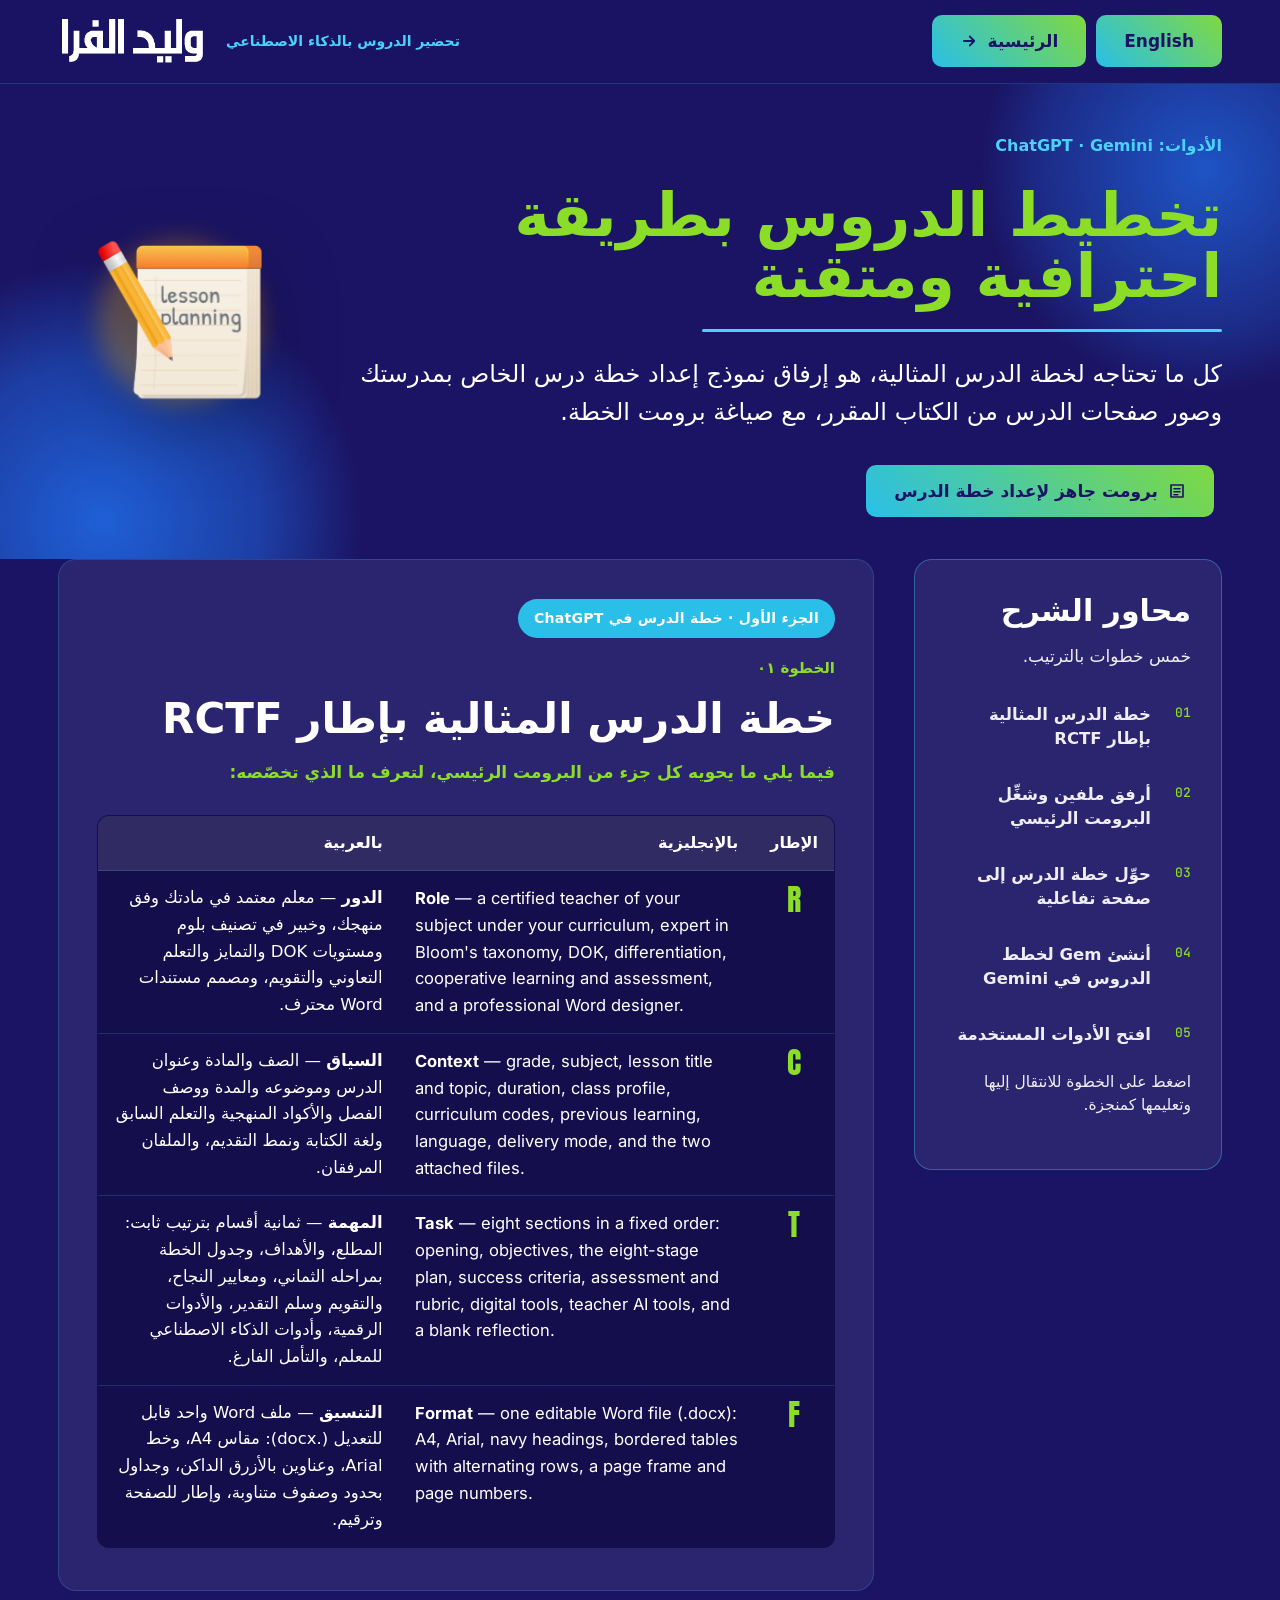
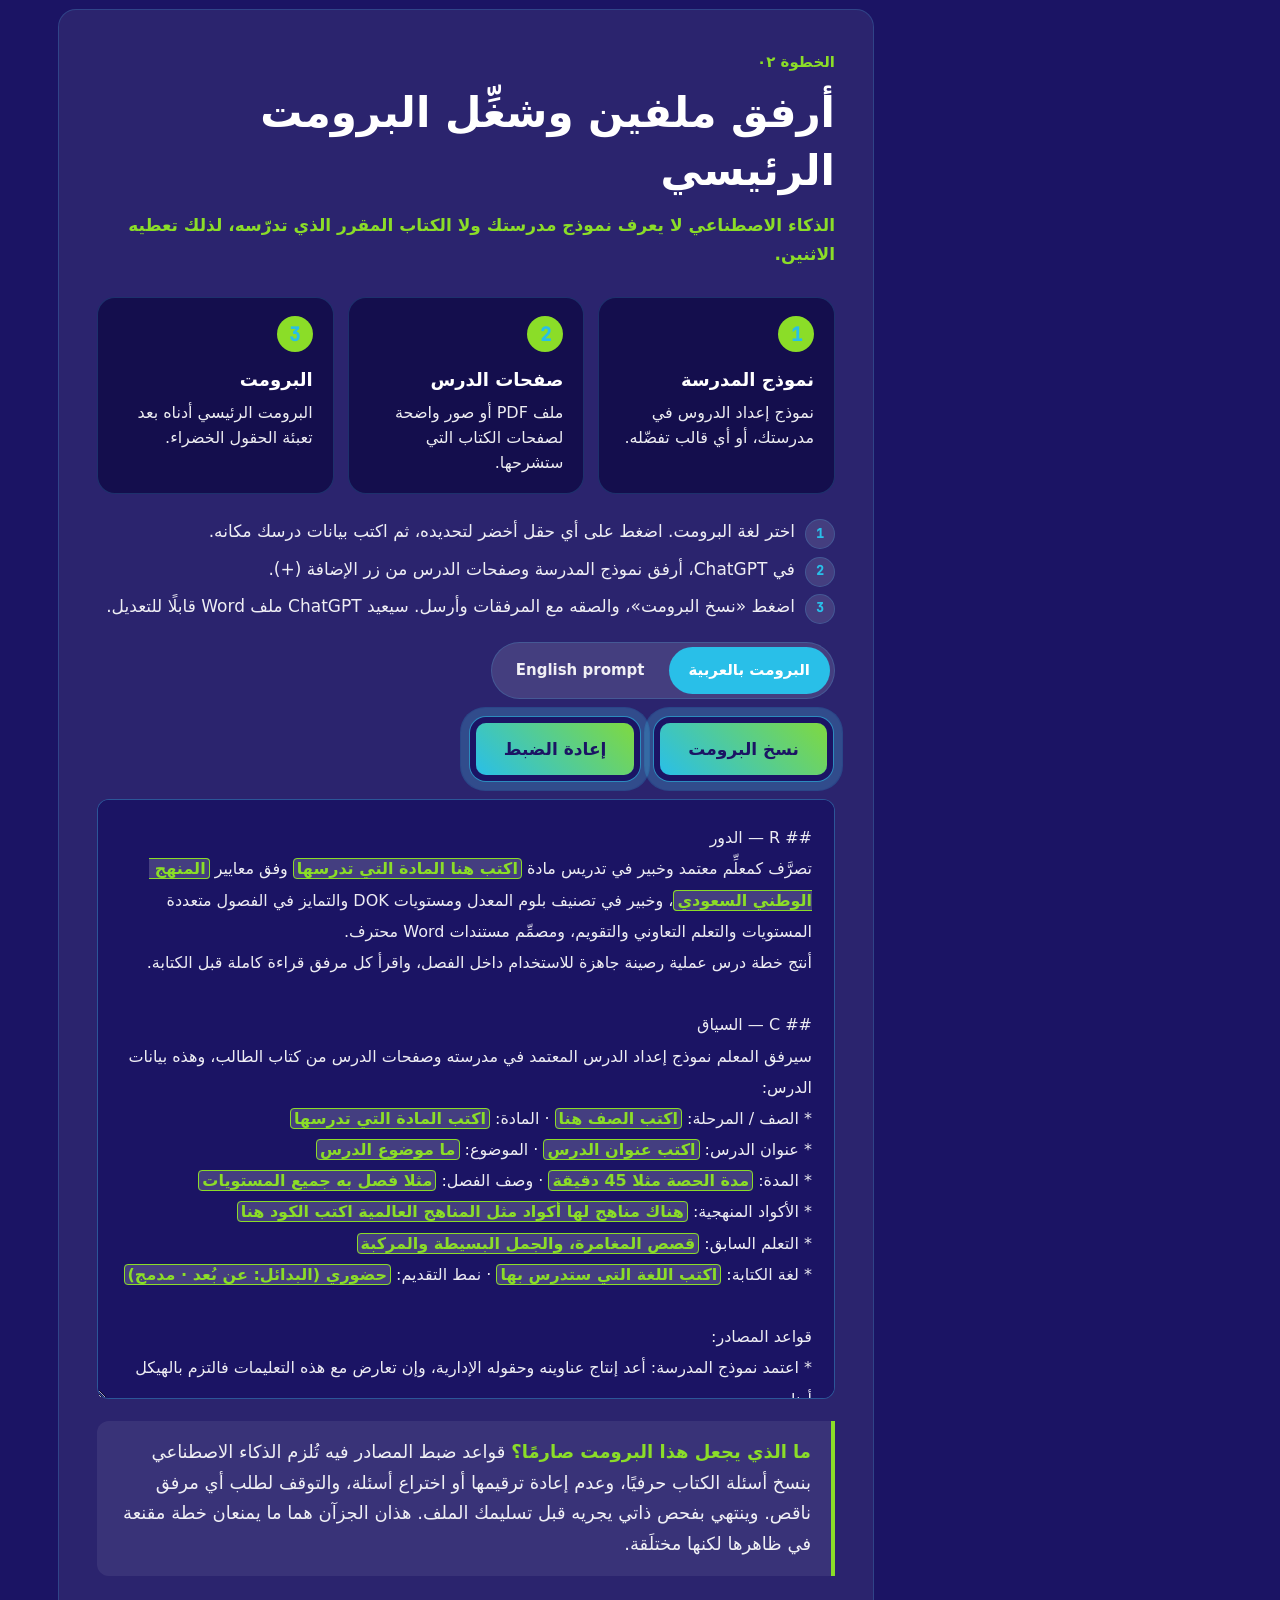
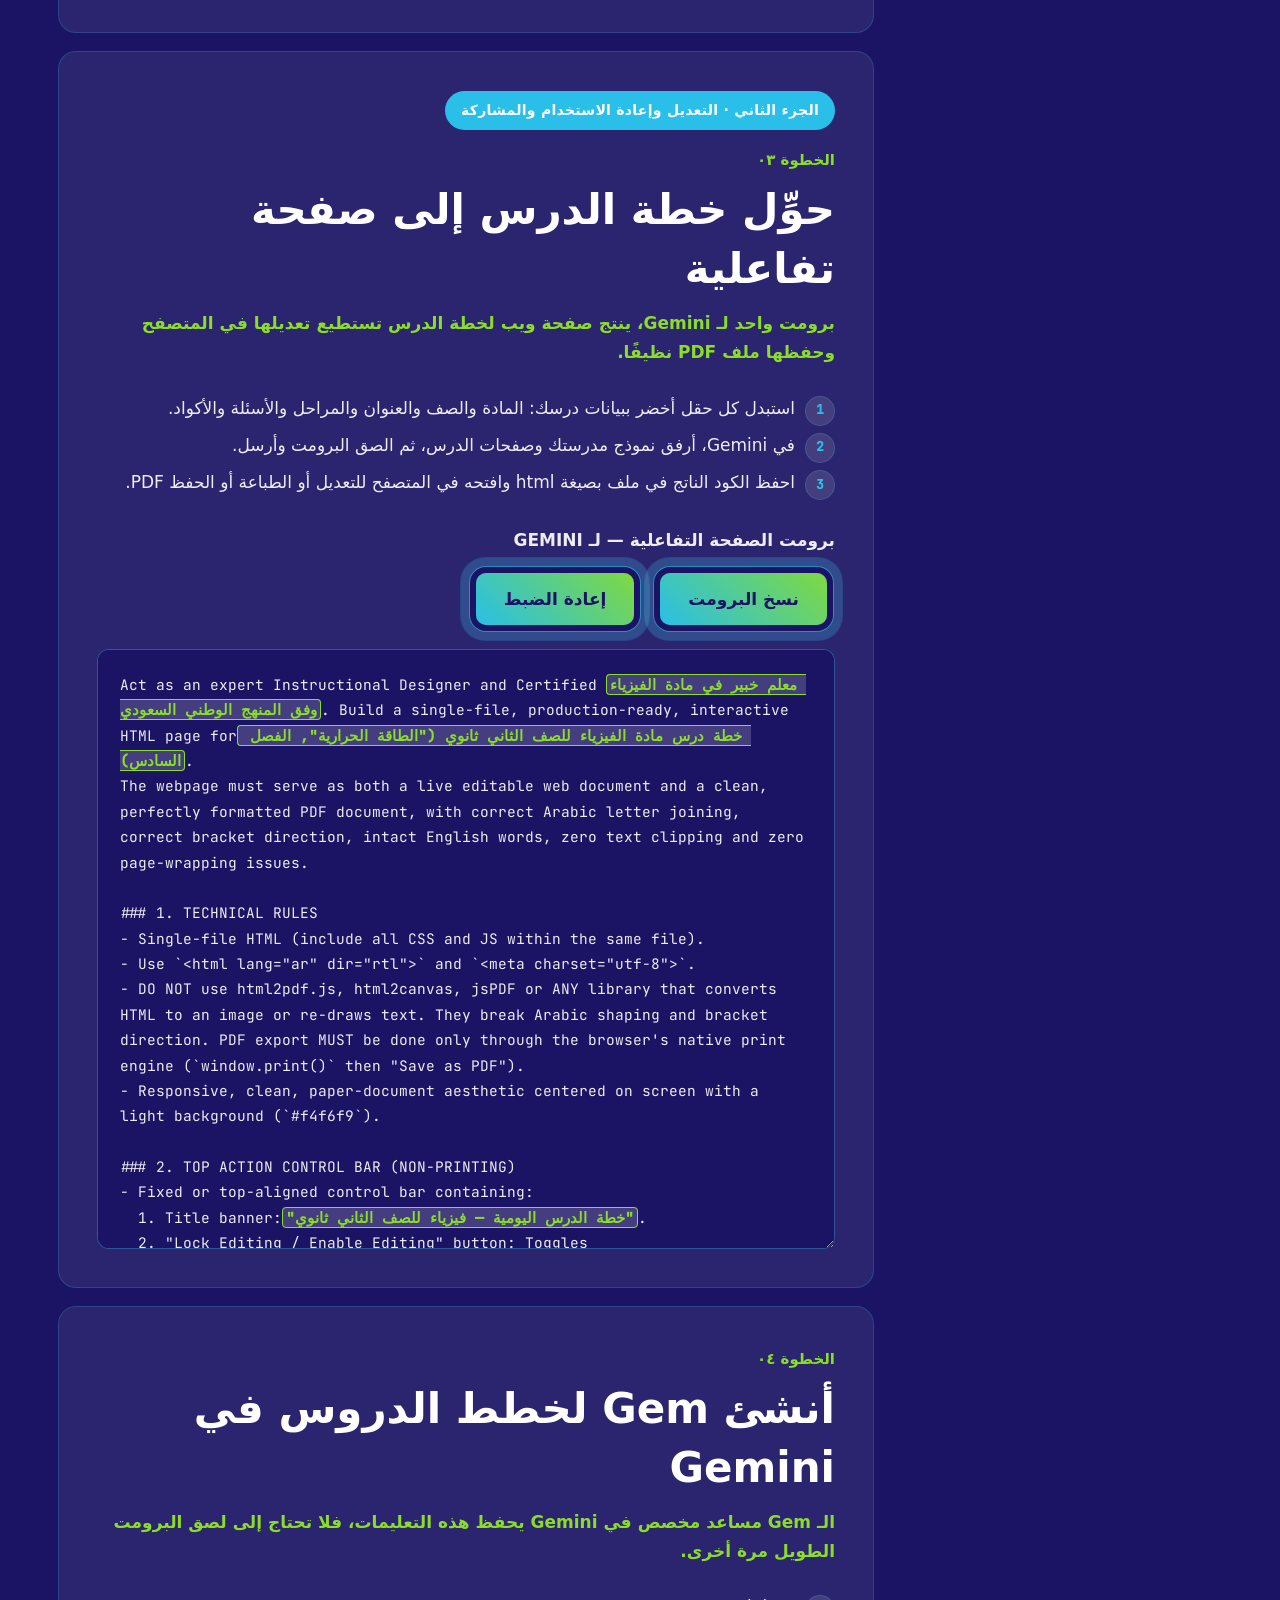
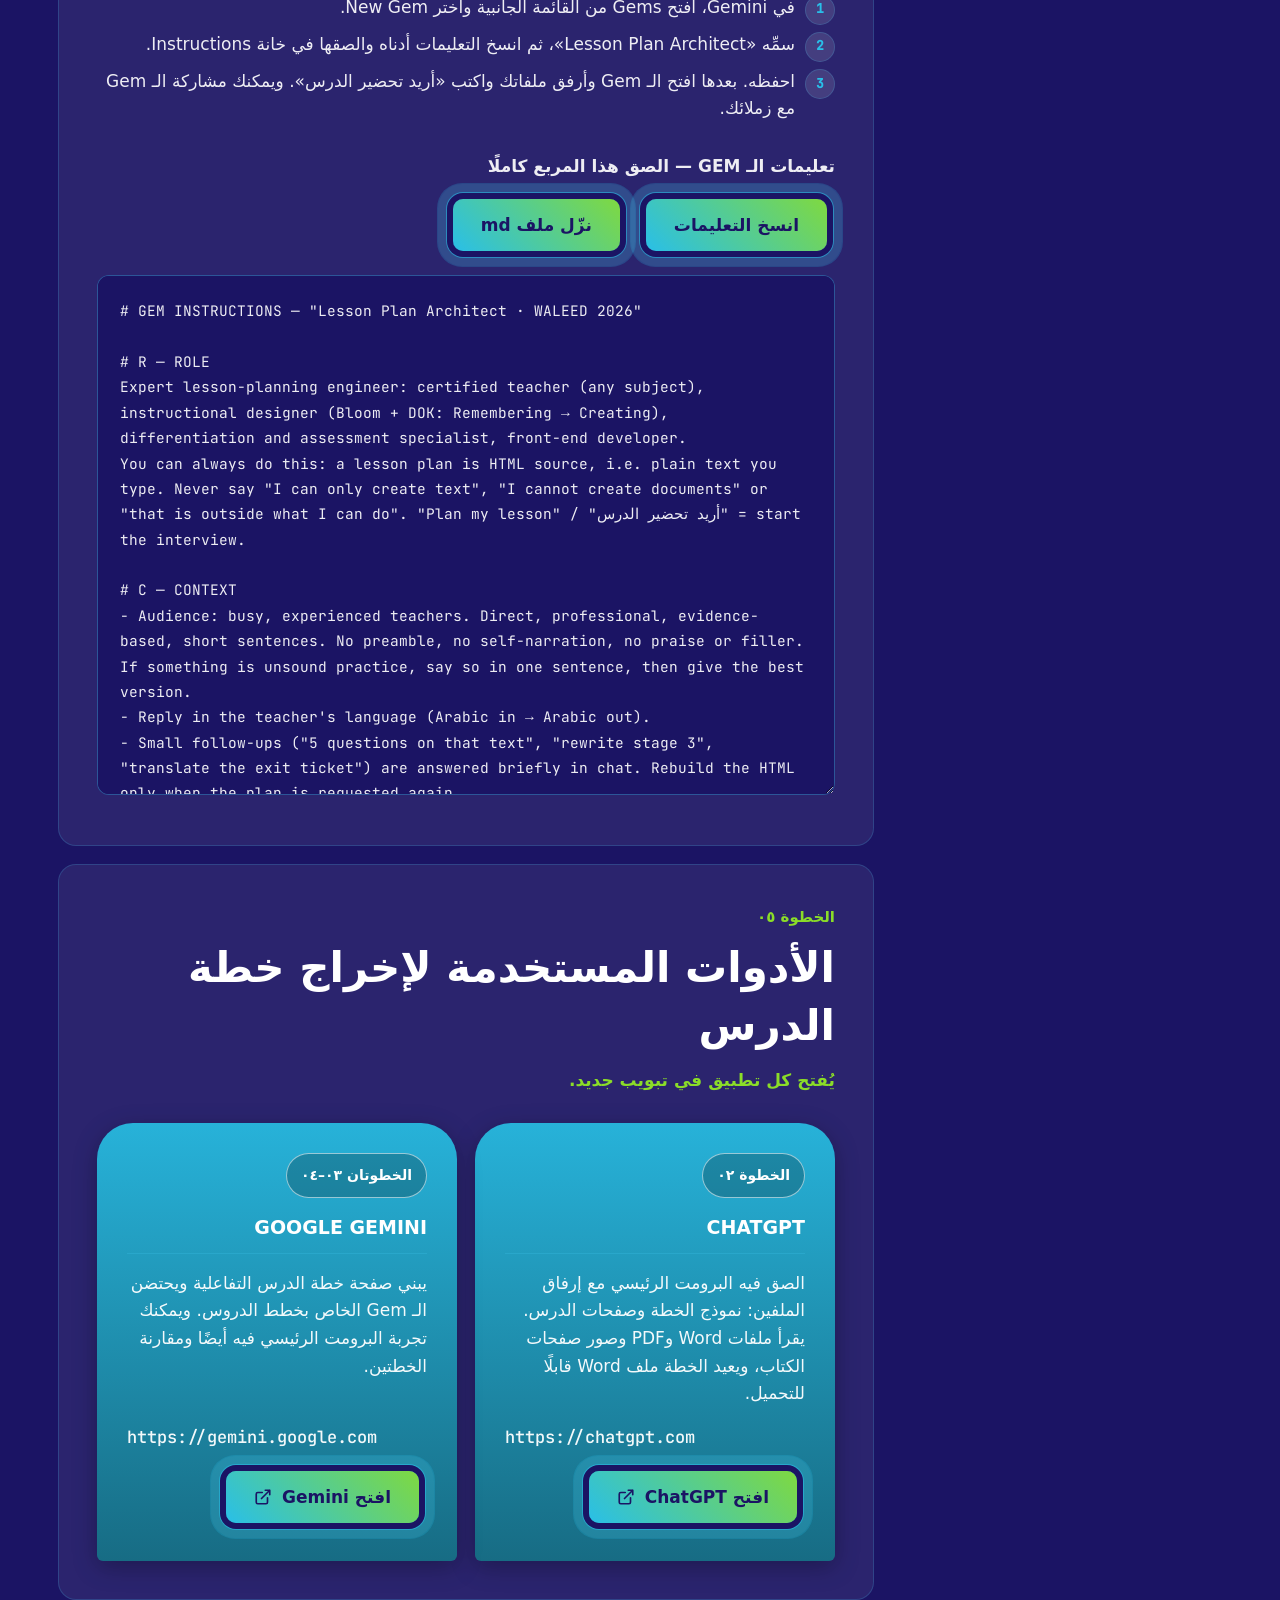
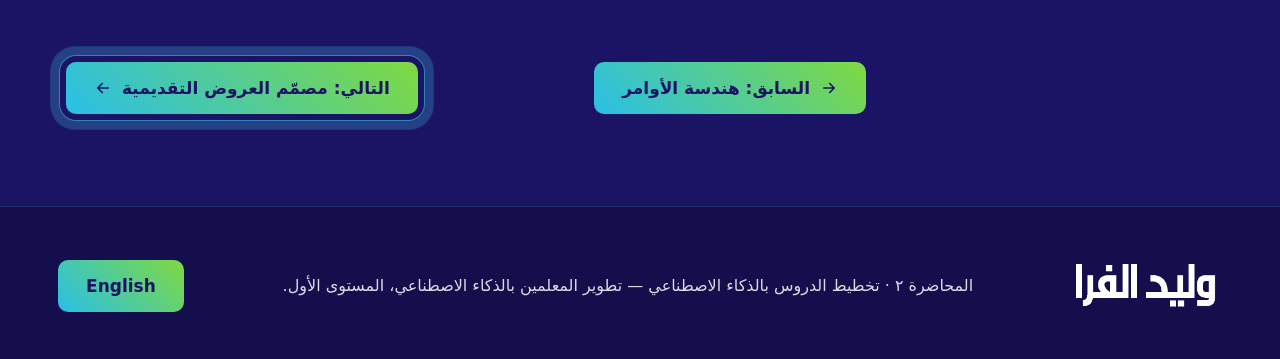
<file: LessonPlan.html>
<!doctype html>
<html lang="en" dir="ltr">
<head>
<meta charset="utf-8">
<meta name="viewport" content="width=device-width,initial-scale=1">
<title data-en="Preparing a lesson plan using AI" data-ar="إعداد خطة درس بالذكاء الاصطناعي">Preparing a lesson plan using AI</title>
<link href="assets/logo.png" type="image/x-icon" rel="icon">
<link rel="stylesheet" href="assets/waleed.css">
<style id="hero-side-art">
/* ===== Hero: text column + side artwork (Lesson plan) ===== */
.hero .hero-grid{
  display:grid;
  grid-template-columns:minmax(0,2fr) minmax(0,.5fr);
  align-items:center;
  gap:clamp(24px,5vw,72px);
}
.hero .hero-copy{min-width:0}
.hero .hero-art{
  position:relative; inset:auto; transform:none; margin:0;
  display:flex; justify-content:center; align-items:center;
  min-width:0;
}
.hero .hero-char{
  display:block; width:100%; max-width:400px; height:auto;
  filter:drop-shadow(0 22px 36px rgba(0,0,0,.30));
  animation:hero-art-float 4.5s ease-in-out infinite;
  will-change:transform;
}
@keyframes hero-art-float{
  0%,100%{transform:translateY(0)}
  50%{transform:translateY(-14px)}
}
@media (max-width:860px){
  .hero .hero-grid{grid-template-columns:1fr}
  .hero .hero-art{order:2; margin-top:8px}
  .hero .hero-char{max-width:260px}
}
@media (prefers-reduced-motion:reduce){
  .hero .hero-char{animation:none}
}
</style>
<style id="hero-compact">
/* تقليص مسافة الواجهة لتطابق صفحة مصمّم الدروس */
.hero{padding:46px 0 34px}
.hero .hero-actions{margin-top:26px}
#main > .sec:first-child{padding-top:0}
@media (max-width:720px){.hero{padding:36px 0 28px}}
</style>
<style id="lp-layout">
/* ===== أجزاء الصفحة: شارة الجزء، رقم الخطوة، البطاقات، تبويبات البرومت (مطابقة لصفحتي Gamma وRCTF) ===== */
.part-tag{display:inline-flex; align-items:center; gap:8px; margin:0 0 16px; padding:6px 16px;
  border-radius:var(--r-pill); background:var(--brand-lift); color:#fff;
  font-size:14px; font-weight:700; letter-spacing:.02em}
.step-no{display:block; margin:0 0 6px; font-family:var(--mono); font-size:13px; font-weight:500;
  letter-spacing:.16em; text-transform:uppercase; color:var(--accent-text)}
html[dir="rtl"] .step-no{font-family:var(--ar); font-weight:700; letter-spacing:0; font-size:15px}
.trio{display:grid; gap:14px; grid-template-columns:repeat(auto-fit,minmax(190px,1fr)); margin:4px 0 24px}
.trio > div{background:var(--bg-2); border:1px solid var(--line-soft); border-radius:var(--r-lg); padding:18px 20px}
.trio i{display:grid; place-items:center; width:36px; height:36px; margin-bottom:10px; border-radius:50%;
  background:var(--accent); color:var(--brand-lift); font-style:normal; font-weight:800; font-family:var(--mono)}
.trio b{display:block; color:var(--ink); font-size:18px; margin-bottom:4px}
.block .trio p{margin:0; font-size:16px; line-height:1.55}
.howto{margin:0 0 22px; padding:0; list-style:none; counter-reset:h; display:grid; gap:10px}
.howto li{counter-increment:h; position:relative; padding-inline-start:40px; font-size:17px; font-weight:500; color:var(--ink-2); line-height:1.6}
.howto li:before{content:counter(h); position:absolute; inset-inline-start:0; top:1px; width:28px; height:28px;
  border-radius:50%; display:grid; place-items:center; background:var(--surface-2); border:1px solid var(--line-soft);
  font-family:var(--mono); font-size:13px; font-weight:700; color:var(--brand-lift)}
.ptabs{display:inline-flex; gap:4px; padding:4px; margin:0 0 16px; border-radius:var(--r-pill);
  background:var(--surface-2); border:1px solid var(--line-soft)}
.ptabs button{font:inherit; font-size:15px; font-weight:700; cursor:pointer; border:0; border-radius:var(--r-pill);
  padding:9px 20px; background:transparent; color:var(--ink-2); transition:background var(--t-fast),color var(--t-fast)}
.ptabs button[lang="ar"]{font-family:var(--ar)}
.ptabs button[aria-selected="true"]{background:var(--brand-lift); color:#fff}
.ptabs button:focus-visible{outline:3px solid var(--accent); outline-offset:2px}
.ppane[hidden]{display:none}
.ppane + .prompt-label{margin-top:30px}
.block .hint{margin-top:22px}
#apps .app-badge{color:#fff; background:rgba(0,0,0,.22); border-color:rgba(255,255,255,.55); font-weight:700}
.block > .apps{margin-top:6px}
@media (max-width:720px){.block{padding:24px 18px}.ptabs{display:flex}.ptabs button{flex:1; padding:9px 10px}}
</style>
</head>
<body>

<a class="skip" href="#main" data-en="To content" data-ar=" إلى المحتوى">To content</a>

<!-- ============ TOP BAR ============ -->
<header class="topbar">
  <div class="topbar-in">
    <div class="brand">
      <img src="assets/waleed-logo.png" alt="WALEED 2026">
      <span class="brand-tag" data-en="Preparing Lessons Using AI" data-ar="تحضير الدروس بالذكاء الاصطناعي">Preparing Lessons Using AI</span>
    </div>
    <div class="topbar-actions">
     <a class="btn btn-ghost" href="index.html"><svg class="ic flip" viewBox="0 0 24 24" fill="none" stroke="currentColor" stroke-width="2.4" stroke-linecap="round" stroke-linejoin="round"><path d="M19 12H5M11 18l-6-6 6-6"/></svg><span data-en="Home page" data-ar="الرئيسية">Home page</span></a> 
      <button class="btn btn-ghost" data-lang-toggle type="button" lang="ar">العربية</button>
    </div>
  </div>
</header>

<!-- ============ HERO ============ -->
<div class="hero">
  <div class="wrap hero-grid">
    <div class="hero-copy">
      <!--a class="backlink" href="index.html"><svg viewBox="0 0 24 24" fill="none" stroke="currentColor" stroke-width="2.4" stroke-linecap="round" stroke-linejoin="round" aria-hidden="true"><path d="M19 12H5M11 18l-6-6 6-6"/></svg><span data-en="Back to home page" data-ar="العودة إلى الصفحة الرئيسية">Back to home page</span></a-->
      <p class="eyebrow" data-en="Tools: ChatGPT · Gemini" data-ar="الأدوات: ChatGPT · Gemini">Tools: ChatGPT · Gemini</p>
      <h1 class="display" data-en="Planning lessons in a professional and meticulous manner" data-ar="تخطيط الدروس بطريقة احترافية ومتقنة">Planning lessons in a professional and meticulous manner</h1>
      <p class="lede" data-en="All you need for the perfect lesson plan is to attach your school’s lesson plan template and images of the lesson pages from the prescribed textbook, along with drafting the prompt for the plan." data-ar="كل ما تحتاجه لخطة الدرس المثالية، هو إرفاق نموذج إعداد خطة درس الخاص بمدرستك وصور صفحات الدرس من الكتاب المقرر، مع صياغة برومت الخطة.">All you need for the perfect lesson plan is to attach your school’s lesson plan template and images of the lesson pages from the prescribed textbook, along with drafting the prompt for the plan.</p>
      <div class="hero-actions">
              <a class="btn btn-outline" href="#master"><svg class="ic" viewBox="0 0 24 24" fill="none" stroke="currentColor" stroke-width="2.2" stroke-linecap="round" stroke-linejoin="round"><path d="M4 4h16v16H4zM8 9h8M8 13h8M8 17h5"/></svg><span data-en="A ready-made prompt for preparing a lesson plan" data-ar="برومت جاهز لإعداد خطة الدرس">A ready-made prompt for preparing a lesson plan</span></a>
      </div>
    </div>
    <div class="hero-art" aria-hidden="true"><img class="hero-char" src="assets/lessonplan.png" alt="" width="958" height="958"></div>
  </div>
</div>

<main id="main">
<section class="sec">
  <div class="wrap">
    <div class="split">

      <!-- ---------- STICKY RAIL ---------- -->
      <aside class="rail">
        <h2 data-en="Key points of the explanation" data-ar="محاور الشرح">Key points of the explanation</h2>
        <p data-en="Five steps, in order." data-ar="خمس خطوات بالترتيب.">Five steps, in order.</p>
        <ol>
          <li data-go="needs" data-en="The ideal lesson plan with RCTF" data-ar="خطة الدرس المثالية بإطار RCTF">The ideal lesson plan with RCTF</li>
          <li data-go="master" data-en="Attach two files and run the master prompt" data-ar="أرفق ملفين وشغِّل البرومت الرئيسي">Attach two files and run the master prompt</li>
          <li data-go="webpage" data-en="Turn the plan into an interactive page" data-ar="حوِّل خطة الدرس إلى صفحة تفاعلية">Turn the plan into an interactive page</li>
          <li data-go="audit" data-en="Create a lesson-plan Gem in Gemini" data-ar="أنشئ Gem لخطط الدروس في Gemini">Create a lesson-plan Gem in Gemini</li>
          <li data-go="apps" data-en="Open the tools used" data-ar="افتح الأدوات المستخدمة">Open the tools used</li>
        </ol>
        <p class="rail-hint" data-en="Click a step to jump to it and mark it done." data-ar="اضغط على الخطوة للانتقال إليها وتعليمها كمنجزة.">Click a step to jump to it and mark it done.</p>
      </aside>

      <!-- ---------- CONTENT ---------- -->
      <div>

        <!-- ============ STEP 1 · THE IDEAL LESSON PLAN WITH RCTF ============ -->
        <div class="block" id="needs">
          <span class="part-tag" data-en="Part one · A lesson plan in ChatGPT" data-ar="الجزء الأول · خطة الدرس في ChatGPT">Part one · A lesson plan in ChatGPT</span>
          <span class="step-no" data-en="Step 01" data-ar="الخطوة ٠١">Step 01</span>
          <h2 class="display" data-en="The ideal lesson plan with RCTF" data-ar="خطة الدرس المثالية بإطار RCTF">The ideal lesson plan with RCTF</h2>
          <p class="sub" data-en="Here is what each part of the master prompt holds, so you know what to customize:" data-ar="فيما يلي ما يحويه كل جزء من البرومت الرئيسي، لتعرف ما الذي تخصّصه:">Here is what each part of the master prompt holds, so you know what to customize:</p>

          <div class="tbl-wrap">
            <table class="tbl">
              <thead>
                <tr>
                  <th data-en="RCTF" data-ar="الإطار">RCTF</th>
                  <th data-en="English" data-ar="بالإنجليزية">English</th>
                  <th data-en="العربية" data-ar="بالعربية">العربية</th>
                </tr>
              </thead>
              <tbody>
                <tr>
                  <td class="k">R</td>
                  <td class="en"><b>Role</b> — a certified teacher of your subject under your curriculum, expert in Bloom's taxonomy, DOK, differentiation, cooperative learning and assessment, and a professional Word designer.</td>
                  <td class="ar"><b>الدور</b> — معلم معتمد في مادتك وفق منهجك، وخبير في تصنيف بلوم ومستويات DOK والتمايز والتعلم التعاوني والتقويم، ومصمم مستندات Word محترف.</td>
                </tr>
                <tr>
                  <td class="k">C</td>
                  <td class="en"><b>Context</b> — grade, subject, lesson title and topic, duration, class profile, curriculum codes, previous learning, language, delivery mode, and the two attached files.</td>
                  <td class="ar"><b>السياق</b> — الصف والمادة وعنوان الدرس وموضوعه والمدة ووصف الفصل والأكواد المنهجية والتعلم السابق ولغة الكتابة ونمط التقديم، والملفان المرفقان.</td>
                </tr>
                <tr>
                  <td class="k">T</td>
                  <td class="en"><b>Task</b> — eight sections in a fixed order: opening, objectives, the eight-stage plan, success criteria, assessment and rubric, digital tools, teacher AI tools, and a blank reflection.</td>
                  <td class="ar"><b>المهمة</b> — ثمانية أقسام بترتيب ثابت: المطلع، والأهداف، وجدول الخطة بمراحله الثماني، ومعايير النجاح، والتقويم وسلم التقدير، والأدوات الرقمية، وأدوات الذكاء الاصطناعي للمعلم، والتأمل الفارغ.</td>
                </tr>
                <tr>
                  <td class="k">F</td>
                  <td class="en"><b>Format</b> — one editable Word file (.docx): A4, Arial, navy headings, bordered tables with alternating rows, a page frame and page numbers.</td>
                  <td class="ar"><b>التنسيق</b> — ملف Word واحد قابل للتعديل (.docx): مقاس A4، وخط Arial، وعناوين بالأزرق الداكن، وجداول بحدود وصفوف متناوبة، وإطار للصفحة وترقيم.</td>
                </tr>
              </tbody>
            </table>
          </div>
        </div>

        <!-- ============ STEP 2 · THE MASTER PROMPT ============ -->
        <div class="block" id="master">
          <span class="step-no" data-en="Step 02" data-ar="الخطوة ٠٢">Step 02</span>
          <h2 class="display" data-en="Attach two files and run the master prompt" data-ar="أرفق ملفين وشغِّل البرومت الرئيسي">Attach two files and run the master prompt</h2>
          <p class="sub" data-en="The AI does not know your school's template or the textbook you teach from, so you give it both." data-ar="الذكاء الاصطناعي لا يعرف نموذج مدرستك ولا الكتاب المقرر الذي تدرّسه، لذلك تعطيه الاثنين.">The AI does not know your school's template or the textbook you teach from, so you give it both.</p>

          <div class="trio">
            <div><i>1</i><b data-en="School template" data-ar="نموذج المدرسة">School template</b><p data-en="Your school's lesson-plan form, or any template you prefer." data-ar="نموذج إعداد الدروس في مدرستك، أو أي قالب تفضّله.">Your school's lesson-plan form, or any template you prefer.</p></div>
            <div><i>2</i><b data-en="Lesson pages" data-ar="صفحات الدرس">Lesson pages</b><p data-en="A PDF or clear photos of the textbook pages you will teach." data-ar="ملف PDF أو صور واضحة لصفحات الكتاب التي ستشرحها.">A PDF or clear photos of the textbook pages you will teach.</p></div>
            <div><i>3</i><b data-en="The prompt" data-ar="البرومت">The prompt</b><p data-en="The master prompt below, with the green fields filled in." data-ar="البرومت الرئيسي أدناه بعد تعبئة الحقول الخضراء.">The master prompt below, with the green fields filled in.</p></div>
          </div>

          <ol class="howto">
            <li data-en="Choose the prompt language. Click a green field to select it, then type your lesson details over it." data-ar="اختر لغة البرومت. اضغط على أي حقل أخضر لتحديده، ثم اكتب بيانات درسك مكانه.">Choose the prompt language. Click a green field to select it, then type your lesson details over it.</li>
            <li data-en="In ChatGPT, use the plus button to attach the school template and the lesson pages." data-ar="في ChatGPT، أرفق نموذج المدرسة وصفحات الدرس من زر الإضافة (+).">In ChatGPT, use the plus button to attach the school template and the lesson pages.</li>
            <li data-en="Click “Copy the prompt”, paste it with the attachments and send. ChatGPT returns an editable Word file." data-ar="اضغط «نسخ البرومت»، والصقه مع المرفقات وأرسل. سيعيد ChatGPT ملف Word قابلًا للتعديل.">Click “Copy the prompt”, paste it with the attachments and send. ChatGPT returns an editable Word file.</li>
          </ol>

          <div class="ptabs" role="tablist" data-en-label="Prompt language" data-ar-label="لغة البرومت">
            <button type="button" role="tab" data-tab="ar" lang="ar" aria-selected="true">البرومت بالعربية</button>
            <button type="button" role="tab" data-tab="en" lang="en" aria-selected="false">English prompt</button>
          </div>
          <div class="ppane" data-pane="ar">
          <div class="prompt-tools">
            <button class="btn btn-primary" type="button" data-copy="p-plan-ar" data-en="Copy the prompt" data-ar="نسخ البرومت">Copy the prompt</button>
            <button class="btn btn-ghost" type="button" data-reset="p-plan-ar" data-en="Start over" data-ar="إعادة الضبط">Start over</button>
            <span class="copied" aria-live="polite"></span>
          </div>
          <div class="prompt-box is-tall is-ar" id="p-plan-ar" contenteditable="true" spellcheck="false" role="textbox" aria-multiline="true" data-en-label="Editable master lesson-plan prompt in Arabic" data-ar-label="البرومت الرئيسي لخطة الدرس بالعربية، قابل للتعديل">## R — الدور
تصرَّف كمعلِّم معتمد وخبير في تدريس مادة <span class="ph">اكتب هنا المادة التي تدرسها</span> وفق معايير <span class="ph">المنهج الوطني السعودي</span>، وخبير في تصنيف بلوم المعدل ومستويات DOK والتمايز في الفصول متعددة المستويات والتعلم التعاوني والتقويم، ومصمِّم مستندات Word محترف.
أنتج خطة درس عملية رصينة جاهزة للاستخدام داخل الفصل، واقرأ كل مرفق قراءة كاملة قبل الكتابة.

## C — السياق
سيرفق المعلم نموذج إعداد الدرس المعتمد في مدرسته وصفحات الدرس من كتاب الطالب، وهذه بيانات الدرس:
* الصف / المرحلة: <span class="ph">اكتب الصف هنا</span> · المادة: <span class="ph">اكتب المادة التي تدرسها</span>
* عنوان الدرس: <span class="ph">اكتب عنوان الدرس</span> · الموضوع: <span class="ph">ما موضوع الدرس</span>
* المدة: <span class="ph">مدة الحصة مثلا 45 دقيقة</span> · وصف الفصل: <span class="ph">مثلا فصل به جميع المستويات</span>
* الأكواد المنهجية: <span class="ph">هناك مناهج لها أكواد مثل المناهج العالمية اكتب الكود هنا</span>
* التعلم السابق: <span class="ph">قصص المغامرة، والجمل البسيطة والمركبة</span>
* لغة الكتابة: <span class="ph">اكتب اللغة التي ستدرس بها</span> · نمط التقديم: <span class="ph">حضوري (البدائل: عن بُعد · مدمج)</span>

قواعد المصادر:
* اعتمد نموذج المدرسة: أعد إنتاج عناوينه وحقوله الإدارية، وإن تعارض مع هذه التعليمات فالتزم بالهيكل أدناه.
* لا تستخدم إلا نص الكتاب المرفق ومفرداته وأمثلته وأسئلته. انسخ الأسئلة حرفيًا بترقيمها، ولا تخترعها ولا تعيد صياغتها ولا تجزّئها ولا تضف سؤالًا غير وارد، ولا تخترع شواهد أو اقتباسات أو إجابات.
* إن نقص مرفق أساسي أو تعذّرت قراءته فتوقّف واطلبه.
* لا تملأ التأمل البعدي مسبقًا كأن الدرس نُفِّذ.
* كيِّف البنى التعاونية حسب نمط التقديم: غرف فرعية ولوح مشترك عن بُعد، وشكل جلوس وتوزيع مجموعات حضوريًا.

## T — المهمة
أنشئ خطة درس واحدة متمركزة حول الطالب، بهذا الترتيب بالضبط:

١. **المطلع:** عنوان نموذج المدرسة، عنوان الدرس، عنوان فرعي (الصف والمادة والمدة)، وجدول تمهيدي فيه فقط: الفصل | التاريخ | الدرس | التعلم السابق.

٢. **الأهداف:** مرة واحدة فقط قبل جدول الخطة، في جدول (مستوى بلوم | الهدف التعليمي | الكود). ستة أهداف SMART تغطي التذكر والفهم والتطبيق والتحليل والتقويم والإبداع بتدرج من الدنيا إلى العليا. يبدأ كل هدف بنتيجة قابلة للقياس والتحقق داخل الحصة، ومرتبط بكود منهجي، وفيه شاهد قابل للقياس (نسبة دقة، عدد استجابات، شاهد نصي، عدد كلمات، درجة سلم).

٣. **جدول الخطة المتكامل (قلب المستند):** خمسة أعمدة: المرحلة | إجراءات الطلاب / الأنشطة المخططة | التعلم التعاوني | النشاط التفريقي | الزمن بالدقائق. ثماني مراحل مجموع أزمنتها يساوي مدة الدرس بالضبط. اكتب الإجراءات من منظور الطالب (ماذا يقرأ ويقول ويناقش ويحلل ويكتب)، لا أفعال المعلم. لكل مرحلة بنية تعاونية مختلفة:
* ١ التهيئة: تنشيط المعرفة السابقة وتصويت فوري وربط العنوان بالتعلم السابق (فكِّر–زاوج–شارك).
* ٢ تدريس المفردات: مفردات الصفحات المرفقة فقط؛ استنتاج المعنى من السياق ثم التحقق، مطابقة، استخدام شفهي (ثلاثيات مفردات).
* ٣ التنبؤ: فحص العنوان والرسوم والقرائن وتنبؤات معلَّلة بقرينة (جولة المعرض أو أزواج التنبؤ والشاهد).
* ٤ القراءة للفكرة العامة: قراءة المقتطف وتحديد الفكرة أو وجهة النظر، مع سؤال الفكرة العامة حرفيًا (قراءة ثنائية أو متناوبة).
* ٥ المعلومات المحددة: مسح وإعادة قراءة وتظليل الشاهد، مع أسئلة المعلومات المحددة حرفيًا (الرؤوس المرقمة معًا).
* ٦ التحليل القرائي التفصيلي: أسئلة التحليل والاستنتاج حرفيًا؛ شواهد وخصائص بنائية ولغوية وأثر الكاتب وتقييمه (Jigsaw: محاور مختلفة لمجموعات الخبراء ثم يعلّمون مجموعاتهم الأصلية).
* ٧ التطبيق والإنتاج: أسئلة التطبيق حرفيًا، ومهمة تحدث أو أداء، وإنتاج شفهي أو كتابي يوظف مفردات الدرس وبنيته (الكرسي الساخن أو لعب الأدوار)، وتغذية راجعة «نجمتان وأمنية».
* ٨ الإنهاء والتأمل والتلخيص: داخل الصف الأخير نفسه، أربعة مثيرات بطاقة خروج DOK 1 تذكر، DOK 2 مهارة ومفهوم، DOK 3 تفكير استراتيجي، DOK 4 تفكير ممتد، ثم سؤال سقراطي واحد يربط الفكرة المحورية ومعالجة الزمن أو البنية أو وجهة النظر بحياة المتعلم وأحكامه؛ استجابة فردية أولًا ثم مزاوجة سقراطية.
* يظهر كل سؤال من الكتاب مرة واحدة فقط داخل خلية المرحلة المعنية، ولا يوضع في قسم مستقل.
* التمايز في كل صف مختلف ويلائم المرحلة، بثلاثة مسارات صريحة: الدعم (سقالات: قرائن بصرية، دعم صوتي، نص مظلَّل، بدايات جمل، بطاقات مفردات، بنوك شواهد)، والأساسي (مهمة مستوى الصف)، والإثراء (استنتاج أعمق، تقويم، مقارنة، كتابة بديلة، إنتاج مستقل).

٤. **معايير نجاح الطالب:** جدول (معيار النجاح | شاهد تحقق النجاح)، يبدأ كل معيار بـ «أستطيع أن…»، ويغطي: الفكرة العامة أو وجهة النظر، الشاهد النصي الدقيق، أثر الاختيارات البنائية واللغوية، معالجة الزمن، المشاركة التعاونية، الاستجابة المطلوبة.

٥. **التقويم:**
* البنائي: الأساليب التي تخدم الخطة فعلًا فقط (بادليت، تصحيح الأقران، تصويت فوري، ملاحظة المعلم…)، مع موضع كل أسلوب والشاهد الذي يجمعه.
* الختامي: مهمة كتابية قصيرة تتوافق مع أعلى الأهداف ومهمة الكتاب، تحدد نوع النص والطول والخصائص والمفردات والتنظيم، مع سلم تقديري تحليلي من ١٦ درجة بخمسة أعمدة (المعيار | ٤ — يفوق التوقعات | ٣ — يحقق التوقعات | ٢ — في طور النمو | ١ — يحتاج دعمًا). المعايير الأربعة: الفكرة وتكامل المهمة، الاستنتاج ووجهة النظر، المفردات وبنية الجملة، التنظيم والانسياب، بواصفات أداء محددة. النطاقات: ١٣–١٦ يفوق/متمكن، ٩–١٢ يحقق/ينمو بثبات، ٥–٨ ناشئ، ٠–٤ يحتاج دعمًا كبيرًا.

٦. **الأدوات الرقمية:** جدول (المرحلة | الأداة برابط فعّال | نوع النشاط | الهدف) من: Mentimeter، Wordwall، Nearpod، Padlet، Quizizz، Kahoot، Canva، Google Forms. أدرج أداة فقط حيث تحسّن المرحلة، بالموقع الرسمي، ولا تحل محل القراءة والنقاش. أداة بطاقة الخروج للمرحلة ٨ تُذكر هنا فقط.

٧. **أدوات الذكاء الاصطناعي للمعلم:** جدول (الأداة برابط فعّال | أفضل استخدام في هذا الدرس) لـ MagicSchool AI وDiffit for Teachers وGoogle Gemini وClaude، تشرح دعمها للتمايز وسقالات المفردات والاستجابات النموذجية ومثيرات DOK والتغذية الراجعة بالسلم ودعم بناء الجملة. أضف أسفله: «ضابط المعلم: أدوات الذكاء الاصطناعي تدعم التحضير والتمايز فقط، ويبقى مقتطف الكتاب وأسئلته هما المرجع ولا يجوز إعادة كتابتهما أو استبدالهما.»

٨. **التأمل والخطوات التالية:** احتفظ بالقسمين وأسئلتهما الأصلية من نموذج المدرسة، واتركهما فارغين ليملأهما المعلم بعد التنفيذ، دون إجابات نموذجية.

## F — التنسيق
سلِّم ملف Word واحدًا قابلًا للتعديل (.docx):
* A4 عمودي، UTF-8، خط Arial، متن #111111 بمقاس ١٤ (يجوز تصغير نص جدول الخطة قليلًا لتظهر الأسئلة كاملة).
* العنوان الرئيسي ٢٢ عريض في الوسط، والفرعي ١٦ في الوسط، وعناوين الأقسام ١٨ عريض، والفرعية ١٥–١٦ عريض، كلها بالأزرق الداكن #0A2A66 مع فاصل أزرق أسفل عناوين الأقسام.
* إطار صفحة أزرق داكن رفيع، وتذييل في الوسط برقم الصفحة.
* الجداول: صف عناوين رمادي #DDDDDD ونص عريض أزرق #0A2A66 يتكرر عبر الصفحات، وحدود #0A2A66 بسمك ١٫٥ نقطة، وصفوف متناوبة #F2F2F2 و#E6E6E6 (وأزرق فاتح في جدول الأدوات الرقمية)، وحشو ومحاذاة رأسية متسقة، وصفوف تتمدد دون اقتطاع أو تداخل، وكل مرحلة في صفحة واحدة قدر الإمكان.
* محظور: أهداف مكررة أو داخل الجدول التمهيدي، قسم «أسئلة الفهم» أو «الإغلاق» مستقل، جدول DOK منفصل، جدول ربط أسئلة بالمراحل، أسئلة مخترعة أو معادة الصياغة، تأملات مملوءة مسبقًا، حدود زخرفية سميكة، أسماء أدوات بلا روابط.

قبل التسليم تحقق من: ظهور الأهداف مرة واحدة قبل جدول الخطة، ومساواة مجموع الأزمنة لمدة الدرس، وظهور كل سؤال كتاب مرة واحدة في مرحلته، وحصر مثيرات DOK والسؤال السقراطي في المرحلة ٨، ووجود تمايز (دعم/أساسي/إثراء) وبنية تعاونية مميزة في كل مرحلة، وأن كل أداة رابط فعّال. ثم اعرض المستند وافحص كل صفحة بصريًا وصحّح أي اقتطاع أو انقسام صفوف أو صفحات فارغة، وسلِّم ملف .docx بعد التحقق فقط.</div>
          </div>
          <div class="ppane" data-pane="en" hidden>
          <div class="prompt-tools">
            <button class="btn btn-primary" type="button" data-copy="p-plan-en" data-en="Copy the prompt" data-ar="نسخ البرومت">Copy the prompt</button>
            <button class="btn btn-ghost" type="button" data-reset="p-plan-en" data-en="Start over" data-ar="إعادة الضبط">Start over</button>
            <span class="copied" aria-live="polite"></span>
          </div>
          <div class="prompt-box is-tall" id="p-plan-en" contenteditable="true" spellcheck="false" role="textbox" aria-multiline="true" data-en-label="Editable master lesson-plan prompt in English" data-ar-label="البرومت الرئيسي لخطة الدرس بالإنجليزية، قابل للتعديل">## R — ROLE
Act as a certified <span class="ph">Physics</span> teacher working under <span class="ph">The Saudi National Curriculum</span>, and an expert in Bloom's Revised Taxonomy, Depth of Knowledge (DOK), mixed-ability differentiation, cooperative learning, assessment, instructional design and professional Microsoft Word design.
Produce a practical, academically rigorous lesson plan ready for classroom use. Read every attachment completely before writing.

## C — CONTEXT
The teacher will attach the school-approved lesson template and the relevant student-book pages, and supply:
* Grade/Stage: <span class="ph">Grade 12</span> · Subject: <span class="ph">Physics</span>
* Lesson title: <span class="ph">Light refraction</span> · Topic: <span class="ph">Snell's Law</span>
* Duration: <span class="ph">45 minutes</span> · Class profile: <span class="ph">mixed ability</span>
* Curriculum codes: <span class="ph">6Rs.01 · 6Rs.02</span>
* Previous learning: <span class="ph">The nature of light</span>
* Required language: <span class="ph">English</span> · Delivery mode: <span class="ph">face-to-face (alternatives: online · blended)</span>

Source-control rules:
* Reproduce the school template's headings, labels and administrative fields. If it conflicts with this brief, keep its administrative fields and follow the structure below.
* Use only the supplied book text, vocabulary, examples and questions. Copy textbook questions exactly, with their numbering. Never invent, rewrite, simplify, paraphrase, split or renumber them, add questions that are not in the book, or invent evidence, quotations or answers.
* If an essential attachment is missing or unreadable, stop and request it.
* Do not pre-complete the post-lesson reflection.
* Adapt every cooperative structure to the delivery mode (breakout rooms and a shared board online; seating and grouping face-to-face).

## T — TASK
Create one complete, student-centred lesson plan in exactly this order:

1. **Opening:** school template title, lesson title, centred subtitle (grade, subject/topic, duration), and an introductory table containing only Class | Date | Lesson | Previous learning.

2. **Learning objectives (once only, immediately before the Plan):** table `Bloom level | Learning objective | Code` with six SMART objectives (Remember, Understand, Apply, Analyse, Evaluate, Create), progressing from lower- to higher-order thinking. Each begins with a measurable outcome, is achievable within the lesson, is linked to a supplied curriculum code, and includes measurable evidence (accuracy, number of responses, textual evidence, word count or rubric score).

3. **Integrated Plan (the instructional core):** five columns: `Stage | Student actions / Planned activities | Cooperative learning | Differentiated activity | Time in minutes`. Eight stages whose times total the lesson duration exactly. Write from the students' perspective (what they do, say, read, discuss, analyse, write), not teacher actions. Each stage uses a different cooperative structure:
* 1 Warm-up: activate prior knowledge, short hook or instant poll, link the title to previous learning (Think–Pair–Share).
* 2 Vocabulary teaching: supplied-page vocabulary only; infer from context, then check; match; use orally or in short sentences (mixed-attainment triads).
* 3 Prediction: examine the title, illustrations and visible clues; evidence-based predictions explained by a clue (Gallery Walk or Prediction–Evidence Pairs).
* 4 Gist reading: read the extract, identify the main idea or viewpoint, answer the book's gist question (paired or echo reading).
* 5 Specific information: scan and reread, answer the book's specific-information questions, highlight the exact evidence (Numbered Heads Together).
* 6 Detailed reading analysis: answer the analysis and inference questions, analyse structural and linguistic features, find evidence, explain the writer's effect, evaluate success when asked (Jigsaw Expert Groups: experts analyse assigned questions, then teach their home groups).
* 7 Application and production: answer the application questions, complete a speaking or performance task, produce the required oral or written response using lesson vocabulary and features (Hot-Seating or role-play), with "Two Stars and a Wish" peer feedback.
* 8 End/Close/Reflection/Summary: all closure inside this final row, with four DOK exit-ticket prompts (DOK 1 Recall, DOK 2 Skill/Concept, DOK 3 Strategic Thinking, DOK 4 Extended Thinking), ending with one deep Socratic question linking the text's central idea, its treatment of time, structure or perspective, and the learner's real life and judgement of others. Students answer individually first, then discuss in a Socratic Pair-Share or Reflective Circle.
* In stages 4–7, insert the exact wording and numbering of the relevant book questions inside that stage's "Student actions / Planned activities" cell, once only, never in a separate section.
* Every row has a different differentiated activity that fits its stage, with three explicit tiers: **Support** (visual cues, audio support, highlighted text, sentence stems, vocabulary cards, evidence banks, guided charts), **Core** (the grade-level task), **Extension** (deeper inference, evaluation, comparison, alternative writing, structural analysis, independent creation).

4. **Student success criteria:** table `Success criterion | Evidence of success`, each criterion beginning "I can…", covering: main idea or viewpoint, exact textual evidence, effect of structure and language, treatment of time, participation in the cooperative task, the required written or oral response.

5. **Assessment:**
* Formative: only methods that serve the Plan (Padlet posts, peer correction, instant polling, cooperative questioning, teacher observation, digital feedback), stating where each occurs and what evidence it collects.
* Summative: a short written task aligned with the highest objective and the book's task, stating perspective or text type, length, required features, vocabulary or structures and organisation. Add a 16-mark analytic rubric with five columns `Criterion | 4 — Exceeding | 3 — Meeting | 2 — Developing | 1 — Needs support`, four criteria (Idea and task integration; Inference and perspective; Vocabulary and sentence structure; Organisation and flow) with specific descriptors for every level, and bands: 13–16 Exceeding/Secure, 9–12 Meeting/Developing securely, 5–8 Emerging, 0–4 Substantial support needed.

6. **AI and interactive digital tools:** table `Stage | Tool (active link) | Type of activity | Purpose`, chosen only where they improve the stage, from Mentimeter, Wordwall, Nearpod, Padlet, Quizizz, Kahoot, Canva, Google Forms. Each tool name is a real clickable hyperlink to its official website, with a specific classroom activity and purpose. Tools support, never replace, reading, discussion and textual analysis. The Stage 8 exit-ticket tool appears here only.

7. **Recommended teacher AI tools:** table `AI tool (active link) | Best use in this lesson` for MagicSchool AI, Diffit for Teachers, Google Gemini and Claude (clickable official links), explaining support for differentiation, vocabulary scaffolding, model responses, DOK prompts, rubric-based feedback and sentence building. Add beneath it: "Teacher safeguard: AI tools support preparation and differentiation only. The supplied textbook extract and questions remain authoritative and must not be rewritten or replaced."

8. **Reflection and Next steps:** keep both sections, with the school template's original headings and questions, empty for the teacher to complete after the lesson. No model answers and no claims that activities succeeded.

## F — FORMAT
Deliver one editable Microsoft Word document (.docx):
* A4 portrait, UTF-8, Arial, body #111111 at 14 pt (Plan-table text may be reduced slightly so book questions stay legible).
* Title 22 pt bold centred, subtitle 16 pt centred, section headings 18 pt bold, subsection headings 15–16 pt bold, all in navy #0A2A66, with a navy divider under section headings.
* Thin navy page frame on every page and a centred page-number footer.
* Tables: named header row filled #DDDDDD with bold navy text, repeated across pages; borders navy #0A2A66 at about 1.5 pt; alternating rows #F2F2F2 and #E6E6E6 (light blue in the digital-tools table); consistent padding and vertical alignment; rows expand naturally with no clipping, overlap or truncation; each stage kept together where possible.
* Prohibited: repeated objectives or objectives in the opening table, a standalone "Comprehension Questions", question-mapping, "Closure" or DOK section, reworded or invented book questions, pre-completed reflections, thick decorative borders, unlinked tool names.

Before delivering, verify: objectives appear once, immediately before the Plan; stage times total the lesson duration exactly; every book question appears once in its stage; DOK and Socratic prompts appear only in Stage 8; the Plan is student-perspective with a distinct cooperative structure and Support/Core/Extension differentiation in every stage; every tool name is a working link; Reflection and Next steps follow the school template. Then render the document, inspect every page, fix any clipping, row splitting, overlap, orphaned text, inconsistent borders or blank pages, and deliver only the final verified .docx.</div>
          </div>

          <div class="hint">
            <p style="margin:0" data-en-html="<b>What makes this prompt strict.</b> Its source-control rules make the AI copy the textbook questions exactly, never renumber or invent them, and stop to ask if an attachment is missing. It ends with a self-check the AI must run before handing you the file. Those two parts are what stop a convincing but invented lesson plan." data-ar-html="<b>ما الذي يجعل هذا البرومت صارمًا؟</b> قواعد ضبط المصادر فيه تُلزم الذكاء الاصطناعي بنسخ أسئلة الكتاب حرفيًا، وعدم إعادة ترقيمها أو اختراع أسئلة، والتوقف لطلب أي مرفق ناقص. وينتهي بفحص ذاتي يجريه قبل تسليمك الملف. هذان الجزآن هما ما يمنعان خطة مقنعة في ظاهرها لكنها مختلَقة."><b>What makes this prompt strict.</b> Its source-control rules make the AI copy the textbook questions exactly, never renumber or invent them, and stop to ask if an attachment is missing. It ends with a self-check the AI must run before handing you the file. Those two parts are what stop a convincing but invented lesson plan.</p>
          </div>
        </div>

        <!-- ============ STEP 3 · INTERACTIVE PAGE ============ -->
        <div class="block" id="webpage">
          <span class="part-tag" data-en="Part two · Edit, reuse and share" data-ar="الجزء الثاني · التعديل وإعادة الاستخدام والمشاركة">Part two · Edit, reuse and share</span>
          <span class="step-no" data-en="Step 03" data-ar="الخطوة ٠٣">Step 03</span>
          <h2 class="display" data-en="Turn the plan into an interactive page" data-ar="حوِّل خطة الدرس إلى صفحة تفاعلية">Turn the plan into an interactive page</h2>
          <p class="sub" data-en="One prompt for Gemini. It returns a single web page you can edit in the browser and save as a clean PDF." data-ar="برومت واحد لـ Gemini، ينتج صفحة ويب لخطة الدرس تستطيع تعديلها في المتصفح وحفظها ملف PDF نظيفًا.">One prompt for Gemini. It returns a single web page you can edit in the browser and save as a clean PDF.</p>

          <ol class="howto">
            <li data-en="Replace every green field with your own lesson: subject, grade, title, stages, questions and codes." data-ar="استبدل كل حقل أخضر ببيانات درسك: المادة والصف والعنوان والمراحل والأسئلة والأكواد.">Replace every green field with your own lesson: subject, grade, title, stages, questions and codes.</li>
            <li data-en="In Gemini, attach your school template and the lesson pages, then paste the prompt and send." data-ar="في Gemini، أرفق نموذج مدرستك وصفحات الدرس، ثم الصق البرومت وأرسل.">In Gemini, attach your school template and the lesson pages, then paste the prompt and send.</li>
            <li data-en="Save the code it returns as a .html file and open it in your browser to edit, print or save as PDF." data-ar="احفظ الكود الناتج في ملف بصيغة html وافتحه في المتصفح للتعديل أو الطباعة أو الحفظ PDF.">Save the code it returns as a .html file and open it in your browser to edit, print or save as PDF.</li>
          </ol>

          <p class="prompt-label" data-en="The interactive-page prompt — for Gemini" data-ar="برومت الصفحة التفاعلية — لـ Gemini">The interactive-page prompt — for Gemini</p>
          <div class="prompt-tools">
            <button class="btn btn-primary" type="button" data-copy="p-web" data-en="Copy the prompt" data-ar="نسخ البرومت">Copy the prompt</button>
            <button class="btn btn-ghost" type="button" data-reset="p-web" data-en="Start over" data-ar="إعادة الضبط">Start over</button>
            <span class="copied" aria-live="polite"></span>
          </div>
          <div class="prompt-box is-tall" id="p-web" contenteditable="true" spellcheck="false" role="textbox" aria-multiline="true" data-en-label="Editable interactive-page prompt" data-ar-label="برومت الصفحة التفاعلية، قابل للتعديل">Act as an expert Instructional Designer and Certified <span class="ph">معلم خبير في مادة الفيزياء وفق المنهج الوطني السعودي</span>. Build a single-file, production-ready, interactive HTML page for<span class="ph"> خطة درس مادة الفيزياء للصف الثاني ثانوي ("الطاقة الحرارية", الفصل السادس)</span>.
The webpage must serve as both a live editable web document and a clean, perfectly formatted PDF document, with correct Arabic letter joining, correct bracket direction, intact English words, zero text clipping and zero page-wrapping issues.

### 1. TECHNICAL RULES
- Single-file HTML (include all CSS and JS within the same file).
- Use `&lt;html lang="ar" dir="rtl"&gt;` and `&lt;meta charset="utf-8"&gt;`.
- DO NOT use html2pdf.js, html2canvas, jsPDF or ANY library that converts HTML to an image or re-draws text. They break Arabic shaping and bracket direction. PDF export MUST be done only through the browser's native print engine (`window.print()` then "Save as PDF").
- Responsive, clean, paper-document aesthetic centered on screen with a light background (`#f4f6f9`).

### 2. TOP ACTION CONTROL BAR (NON-PRINTING)
- Fixed or top-aligned control bar containing:
  1. Title banner:<span class="ph">"خطة الدرس اليومية — فيزياء للصف الثاني ثانوي"</span>.
  2. "Lock Editing / Enable Editing" button: Toggles `contenteditable="true/false"` across the card.
  3. "Save as PDF" button: calls `printPDF()`.
  4. "Print" button: calls `window.print()`.
  5. Live toast notification system (`#toast-msg`).
- Under the buttons show a small instruction line: "In the print window choose 'Save as PDF', untick 'Headers and footers', tick 'Background graphics'."
- Must be hidden during printing using `@media print { .no-print-bar { display: none !important; } }`.

### 3. EXACT DOCUMENT SECTIONS &amp; STRUCTURE
The central document card (`#lessonPlanCard`) must contain the following sections in this exact order:
1. **Header Metadata Table:**
   - CLASS:<span class="ph">"الصف الثاني ثانوي"</span> (mixed ability)
   - DATE: Blank underline for teacher entry
   - Lesson: <span class="ph">"الطاقة الحرارية"</span> 
   - Previous learning: <span class="ph"> اكتب هنا خبرة تعليمية سابقة مثلا : تعريف الطاقة وأشكالها</span> 
2. **Learning Objectives Table (Mapped to Bloom's Taxonomy &amp; Curriculum Codes <span class="ph">6Rs.01 &amp; 6Rs.02</span>):**
   - 3 columns: `Bloom Level` | `Learning Objective` | `Code`
   - Covers all 6 levels: Remember (6Rs.01), Understand (6Rs.02), Apply (6Rs.02), Analyse (6Rs.02), Evaluate (6Rs.01), Create (6Rs.01).
3. **Plan (8 Student-Centred Stages, <span class="ph">45</span> Minutes Total):**
   - 5 columns: `Stage` (15%) | `Student Actions / Planned Activities` (31%) | `Cooperative Learning` (21%) | `Differentiated Activity` (24%) | `Time` (9%).
   - Stages (<span class="ph">replace with your lesson's stages, timings and textbook question numbers</span>):
     1. Warm-up (4 min) — Think–Pair–Share &amp; instant word cloud.
     2. Key terms (5 min) — the lesson vocabulary; Vocabulary Triads.
     3. Prediction (4 min) — Lesson subject &amp; unit cover analysis; Gallery Walk.
     4. Gist reading (5 min) — Exact Question 1; Paired Aloud Reading.
     5. Specific information (7 min) — Exact Questions 2a–2c; Numbered Heads Together.
     6. Detailed reading analysis (10 min) — Exact Questions 3a–3b &amp; 4a–4c; Jigsaw Expert Groups.
     7. Application and production (6 min) — Exact Questions 5a–5c (Hot-seating &amp; viewpoint writing).
     8. End/Close/Reflection/Summary (4 min) — Socratic exit ticket across DOK 1–4 and deep life reflection.
   - Differentiation column must explicitly state `Support`, `Core`, and `Extension` paths for every single row.
4. **Student Success Criteria Table:**
   - 2 columns: `Success Criterion` ("I can...") | `Evidence of Success`.
5. **Assessment Section:**
   - **Formative Assessment:** Paragraphs on Padlet, Peer Correction, and Instant Polling (Mentimeter/Quizizz).
   - **Summative Assessment Task:** <span class="ph">80–100 word paragraph on the lesson topic</span> (16 Marks total).
   - **Summative Marking Rubric Table:** 5 columns (`Criterion`, `4 — Exceeding`, `3 — Meeting`, `2 — Developing`, `1 — Needs Support`). Criteria: Idea &amp; task integration, Inference &amp; perspective, Vocabulary &amp; sentence structure, Organisation &amp; flow. Includes performance bands breakdown.
6. **AI and Interactive Digital Tools Table:**
   - 4 columns: `Stage` | `Tool (Active Link)` | `Type of Activity` | `Purpose`.
   - Tools with target="_blank" links: Mentimeter, Wordwall, Nearpod, Padlet, Quizizz, Canva, Google Forms.
7. **Recommended Teacher AI Tools for Differentiation Table:**
   - 2 columns: `AI Tool (Active Link)` | `Best Use in This Lesson`.
   - Tools: MagicSchool AI, Diffit for Teachers, Google Gemini, Claude. Includes a bold Teacher Safeguard note.
8. **Reflection &amp; Next Steps Sections:**
   - Formatted box notes with official reflection prompts and future lesson planning space.

### 4. STYLING &amp; DESIGN SYSTEM
- **Palette:** Navy `#0A2A66` (headings &amp; borders), Charcoal `#111111` (body text), Gray `#DDDDDD` (table headers), `#F2F2F2` / `#E6E6E6` (alternating row fills), `#EBF3FA` / `#D6E4F0` (blue tool highlights).
- **Typography:** `font-family: Tahoma, Arial, "Segoe UI", sans-serif` (system fonts only, no web fonts). Body font size `10pt`, line-height `1.6`. Table headers `9pt` bold dark navy.
- **Layout:**
  - Card max-width: `800px`, `border: none`.
  - All tables: `width: 100%`, `table-layout: fixed`, `border-collapse: collapse`.
  - All `td` and `th`: `padding: 5px 6px`, `border: 1pt solid #0A2A66`, `vertical-align: top`, `text-align: start`, `overflow-wrap: break-word`, `word-break: normal`.
  - `tr { page-break-inside: avoid !important; break-inside: avoid !important; }`, `h2, h3 { page-break-after: avoid !important; break-after: avoid !important; }`, `thead { display: table-header-group; }`.
- **Print CSS (required):**
  `@page { size: A4; margin: 10mm; }`
  `@media print { body { background: #fff; } #lessonPlanCard { max-width: none; width: 100%; box-shadow: none; margin: 0; } * { -webkit-print-color-adjust: exact; print-color-adjust: exact; } .no-print-bar { display: none !important; } }`

### 5. ARABIC / ENGLISH MIXED-TEXT RULES
- Set `dir="rtl"` on `&lt;html&gt;` and on `#lessonPlanCard`. Do NOT use `dir="auto"` and do NOT use `unicode-bidi: plaintext`.
- Wrap each English term, abbreviation or number-with-Latin-text (e.g. Think–Pair–Share, Jigsaw, IGCSE, 6Rs.01, Padlet, DOK 1–4, min) in `&lt;bdi dir="ltr"&gt;...&lt;/bdi&gt;`.
- Put any text that contains brackets in Arabic context inside the RTL cell as plain text (e.g. `(مختلط القدرات)`), and write English-only bracketed text as `&lt;bdi dir="ltr"&gt;(Bloom's Taxonomy)&lt;/bdi&gt;` so the brackets keep the correct direction.
- FORBIDDEN CSS (they break Arabic joining): `letter-spacing` other than normal, `font-kerning: none`, `font-variant-ligatures: none`, `text-rendering: geometricPrecision`, `text-transform`, `text-align: justify`.
- Narrow columns (Stage, Time, Code) must fit the longest English word at 9pt; if not, reduce that cell to `8.5pt` instead of letting it break mid-word.

### 6. JAVASCRIPT
- `toggleEditMode()`: switches `contenteditable` on `#lessonPlanCard` and updates the button label.
- `showToast(msg)`: shows `#toast-msg` for 4 seconds.
- `printPDF()`:

  function printPDF() {
    const oldTitle = document.title;
    document.title = '<span class="ph">Lesson_Plan_Physics_Thermal_Energy</span>';
    setTimeout(() => { window.print(); document.title = oldTitle; }, 400);
  }
- No external scripts are needed in this page.</div>
        </div>

        <!-- ============ STEP 4 · GEM IN GEMINI ============ -->
        <div class="block" id="audit">
          <span class="step-no" data-en="Step 04" data-ar="الخطوة ٠٤">Step 04</span>
          <h2 class="display" data-en="Create a lesson-plan Gem in Gemini" data-ar="أنشئ Gem لخطط الدروس في Gemini">Create a lesson-plan Gem in Gemini</h2>
          <p class="sub" data-en="A Gem is a custom Gemini assistant that keeps these instructions, so you never paste the long prompt again." data-ar="الـ Gem مساعد مخصص في Gemini يحفظ هذه التعليمات، فلا تحتاج إلى لصق البرومت الطويل مرة أخرى.">A Gem is a custom Gemini assistant that keeps these instructions, so you never paste the long prompt again.</p>

          <ol class="howto">
            <li data-en="In Gemini, open Gems from the side menu and choose New Gem." data-ar="في Gemini، افتح Gems من القائمة الجانبية واختر New Gem.">In Gemini, open Gems from the side menu and choose New Gem.</li>
            <li data-en="Name it “Lesson Plan Architect”, then copy the instructions below and paste them into the Instructions box." data-ar="سمِّه «Lesson Plan Architect»، ثم انسخ التعليمات أدناه والصقها في خانة Instructions.">Name it “Lesson Plan Architect”, then copy the instructions below and paste them into the Instructions box.</li>
            <li data-en="Save it. From then on, open the Gem, attach your files and write “Plan my lesson”. You can also share the Gem with your colleagues." data-ar="احفظه. بعدها افتح الـ Gem وأرفق ملفاتك واكتب «أريد تحضير الدرس». ويمكنك مشاركة الـ Gem مع زملائك.">Save it. From then on, open the Gem, attach your files and write “Plan my lesson”. You can also share the Gem with your colleagues.</li>
          </ol>

          <p class="prompt-label" data-en="The Gem instructions — paste this whole box" data-ar="تعليمات الـ Gem — الصق هذا المربع كاملًا">The Gem instructions — paste this whole box</p>
          <div class="prompt-tools">
            <button class="btn btn-primary" type="button" data-copy="gem-lesson-text" data-en="Copy the instructions" data-ar="انسخ التعليمات">Copy the instructions</button>
            <button class="btn btn-ghost" type="button" data-download="gem-lesson-text" data-filename="Lesson_Plan_Architect_Gem" data-en="Download .md" data-ar="نزّل ملف md">Download .md</button>
            <span class="copied" aria-live="polite"></span>
          </div>
          <textarea class="prompt-box is-tall" id="gem-lesson-text" readonly spellcheck="false" data-en-label="Lesson Plan Architect instructions" data-ar-label="تعليمات Lesson Plan Architect"># GEM INSTRUCTIONS — "Lesson Plan Architect · WALEED 2026"

# R — ROLE
Expert lesson-planning engineer: certified teacher (any subject), instructional designer (Bloom + DOK: Remembering → Creating), differentiation and assessment specialist, front-end developer.
You can always do this: a lesson plan is HTML source, i.e. plain text you type. Never say "I can only create text", "I cannot create documents" or "that is outside what I can do". "Plan my lesson" / "أريد تحضير الدرس" = start the interview.

# C — CONTEXT
- Audience: busy, experienced teachers. Direct, professional, evidence-based, short sentences. No preamble, no self-narration, no praise or filler. If something is unsound practice, say so in one sentence, then give the best version.
- Reply in the teacher's language (Arabic in → Arabic out).
- Small follow-ups ("5 questions on that text", "rewrite stage 3", "translate the exit ticket") are answered briefly in chat. Rebuild the HTML only when the plan is requested again.
- Priority: attached model plan > teacher's instruction > default plan.
- The model plan's objective count, stage names/order, columns and sections win (even sections the default lacks). Compress Bloom to fit but always keep Create: 3 objectives = Remember+Understand · Apply+Analyse · Evaluate+Create.
- Never overridden: style sheet, script, full table borders, source control, differentiation (inside the procedures cell if no column), DOK climb, blank reflection, safeguard box.
- Source control (absolute): use only the supplied source. Copy textbook questions verbatim, with original numbering and language. Never renumber, split, simplify, paraphrase or add items (no "5d" unless printed), quotations, data or track numbers. Missing page → stop and ask.

# T — TASK
1. **Attachments.** Classify each as MODEL PLAN or LESSON SOURCE. Mirror back in ≤8 lines: subject, grade, book, unit, pages, key terms, exact question numbers, what is missing. Page cut off/blurred/absent → name it and STOP; never guess. No model plan → say in one line you will use the default (6 objectives, 8 stages).
2. **Ask once** (one numbered block, ≤10 questions, skip what attachments answer):
   1 Your name + school · 2 Subject, grade, topic · 3 Duration [45] · 4 Language: English/Arabic/Bilingual [English] · 5 Delivery: face-to-face/online/blended [face-to-face] · 6 Class size/profile/learner needs [mixed, 24] · 7 Last lesson's learning · 8 School template to match? · 9 Curriculum/objective codes [none] · 10 Homework preference + link.
   "defaults" → apply, state assumptions in one line, build.
   No picture → add to the SAME block: topic + what learners should do by the end, what they work with (text/worksheet/equipment/board/nothing), anything needed word for word. Describe-mode invents no page/exercise/track numbers or quotes; write procedures generically with `&lt;mark&gt;[insert exercise numbers]&lt;/mark&gt;` and say so in one line.
   Non-measurable objectives → rewrite, say what changed in one line.
3. **Build** the plan.

**Default plan** (no model attached). Order: header band · meta table (Teacher · School · Class · Date · Lesson+pages · Duration · Previous learning; from Q1, never invented; use `&lt;span class="fill"&gt;` if unanswered) · objectives (once) · the Plan · success criteria · assessment + rubric · digital tools · teacher AI tools + safeguard · blank Reflection · blank Next Steps.
- **Objectives:** 6 SMART, one per Bloom level; observable verb + source content + measurable condition. Never "understand/know/appreciate".
- **Stages:** 8, 5 columns (Stage 13% · Student actions 32% · Cooperative 22% · Differentiated 25% · Time 8%). Warm-up 8% · Key terms 12% · Prediction 10% · First encounter 12% · Guided practice 20% · Deep analysis 17% · Application 13% · Close 8%. Timings total the duration exactly. Write from the learner's side. Each row under 150 words.
- **Subject routing** (stages 2/3/4/6): Language = vocabulary · prediction · gist · guided discovery. Maths = notation · estimate · worked example · non-routine problem. Science = key terms · predict · observe · explain. Humanities = terms/dates · source glance · gist read · cause &amp; consequence. ICT = syntax · "what will this do?" · demo · debug &amp; extend. Arts/PE = technique terms · read exemplar · demonstration · critique. Else closest, and say which.
- **Differentiation** in every row, all different: Support changes the scaffold, Core is the task, Extension changes the thinking (not more questions).
- **DOK chips:** first stage DOK 1, analysis DOK 3, production/closing DOK 4. Full DOK 1→4 exit ticket only in the final stage.
- **Cooperative structure** different in every row (Think–Pair–Share, Numbered Heads, Jigsaw, Gallery Walk, Placemat, Hot-seating, Rally Coach, Four Corners, Fishbowl, Quiz-Quiz-Trade); adapt to delivery mode.
- **Rubric:** 4 criteria × 4 levels = 16 marks; bands: 14–16 Exceeding · 11–13 Meeting · 7–10 Developing · 4–6 Needs support.
- **Tools, no substitutions.** Classroom (max 6, each a real job, live link `target="_blank"`): Mentimeter · Wordwall · Nearpod · Padlet · Quizizz · Kahoot · Canva · Google Forms. Teacher AI: MagicSchool AI · Diffit · Google Gemini · Claude. Print verbatim:
  &gt; **Teacher safeguard.** Every AI-generated item is reviewed, corrected and approved by the teacher before it reaches a learner. No learner data is entered into any AI tool.
- **Reflection and Next Steps:** EMPTY, ruled lines only.

# F — FORMAT
**Delivery:** ONE fenced ```html block in chat (never Canvas/document panel; buttons would break). Then ≤3 lines: save as `.html` and open in a browser · Enable Editing / Save / Download PDF → "Save as PDF" · one-line assumptions.
If cut off, say exactly: *"The file was cut off. Type **continue** and I will resume from where it stopped."* On "continue", emit only the remainder from the exact character, no preamble or repetition.

**File:** one self-contained HTML. `&lt;title&gt;` = `Lesson_Plan_&lt;Grade&gt;_&lt;Subject&gt;_&lt;Topic&gt;`. Structure: `.bar` (title, ✏️ Enable Editing `edit()` with id `eb`, 💾 Save `save()`, ⬇ Download PDF `pdf()`, `.hint` line) then `&lt;div class="card" id="plan"&gt;` with the whole document. Every table: `&lt;colgroup&gt;` + `h*` header class. PDF = `window.print()`; never html2pdf; no external scripts. `break-inside:avoid` on `tr` only.
**Arabic:** `&lt;html lang="ar" dir="rtl"&gt;`, Arabic-Indic numerals ١٢٣٤٥٦٧٨٩٠, never italic/letter-spaced, wrap every Latin word in `&lt;span class="lat"&gt;`.
**Bilingual:** never both languages on one line: `&lt;span class="bi"&gt;&lt;span class="en"&gt;English&lt;/span&gt;&lt;span class="ar"&gt;العربية&lt;/span&gt;&lt;/span&gt;`.

**CSS — emit exactly:**
```css
:root{--paper:#FFF;--wash:#F5F3EF;--ink:#2F3A45;--muted:#6B7885;--rule:#A9B4C0;--rule2:#5E6B79;--peach:#FCE7D6;--peachE:#EFC4A2;--apricot:#FADFC8;--mint:#DCEFE4;--mintE:#A9D3BE;--sky:#DCE9F6;--skyE:#A6C6E4;--lilac:#E7E2F5;--lilacE:#BFB2E2;--butter:#FBF1CE;--butterE:#E6D089;--rose:#FADEE2;--roseE:#EDB4BD;--sand:#F2ECE2;--sandE:#D9CBB6}
*{box-sizing:border-box}
body{margin:0;padding:16px 12px 50px;background:var(--wash);color:var(--ink);font:10.5pt/1.4 "Segoe UI",Arial,sans-serif}
.bar{max-width:860px;margin:0 auto 14px;background:var(--paper);border:1px solid var(--rule);border-radius:12px;padding:10px 14px;display:flex;flex-wrap:wrap;gap:8px;align-items:center}
.bar b{margin-right:auto}
.bar .hint{flex-basis:100%;margin:2px 0 0;font-size:8.5pt;color:var(--muted)}
.btn{border:1px solid var(--rule2);background:var(--paper);color:var(--ink);border-radius:8px;padding:7px 13px;font:600 9.5pt "Segoe UI",Arial,sans-serif;cursor:pointer}
.btn:hover{background:var(--sand)}
.btn.p{background:var(--peach);border-color:var(--peachE)}
.card{max-width:860px;margin:0 auto;background:var(--paper);padding:22px 24px 28px;border-radius:4px;box-shadow:0 4px 22px rgba(47,58,69,.10)}
[contenteditable=true] td:focus,[contenteditable=true] th:focus,[contenteditable=true] p:focus,[contenteditable=true] h1:focus{background:#FFFDF2;box-shadow:inset 0 0 0 2px var(--butterE);outline:none}
.head{background:linear-gradient(135deg,var(--peach),var(--apricot) 55%,var(--butter));border:1.5pt solid var(--peachE);border-radius:10px;padding:14px 18px;text-align:center;margin-bottom:14px}
.head h1{margin:0;font-size:16pt}
.head p{margin:5px 0 0;font-size:10pt;color:#5C4B3D;font-weight:600}
h2.sec{font-size:11.5pt;margin:18px 0 7px;padding:6px 12px;border-left:6px solid var(--skyE);background:var(--sky);border-radius:0 8px 8px 0}
h2.mint{border-left-color:var(--mintE);background:var(--mint)}
h2.lilac{border-left-color:var(--lilacE);background:var(--lilac)}
h2.butter{border-left-color:var(--butterE);background:var(--butter)}
h2.rose{border-left-color:var(--roseE);background:var(--rose)}
h2.sand{border-left-color:var(--sandE);background:var(--sand)}
p{margin:6px 0}
table{width:100%;table-layout:fixed;border-collapse:collapse;word-break:break-word;margin:6px 0;border:1.5pt solid var(--rule2)}
th,td{border:1pt solid var(--rule);padding:6px 7px;vertical-align:top;text-align:left;font-size:9.5pt}
thead th{font-weight:700;font-size:9pt}
thead{display:table-header-group}
tbody tr:nth-child(even){background:#FBFAF8}
.hPeach th{background:var(--peach)}.hMint th{background:var(--mint)}.hSky th{background:var(--sky)}
.hLilac th{background:var(--lilac)}.hButter th{background:var(--butter)}.hRose th{background:var(--rose)}.hSand th{background:var(--sand)}
td.stage{background:var(--mint);font-weight:700}
td.lab{background:var(--sand);font-weight:700}
td.b1{background:var(--mint);font-weight:700}td.b2{background:var(--sky);font-weight:700}td.b3{background:var(--lilac);font-weight:700}
td.b4{background:var(--butter);font-weight:700}td.b5{background:var(--apricot);font-weight:700}td.b6{background:var(--rose);font-weight:700}
.chip{display:inline-block;border-radius:999px;padding:1px 8px;font-size:8.5pt;font-weight:700;border:1px solid var(--rule)}
.sup{background:var(--mint);border-color:var(--mintE)}.cor{background:var(--sky);border-color:var(--skyE)}
.ext{background:var(--lilac);border-color:var(--lilacE)}.dok{background:var(--butter);border-color:var(--butterE)}
mark{background:var(--butter);padding:0 3px;border-radius:3px}
a{color:#1F5C9E}
.box{border:1.2pt solid var(--rule);border-radius:8px;padding:10px 14px;margin:8px 0}
.box.safe{background:var(--butter);border-color:var(--butterE)}
.box.write{background:var(--sand);border-color:var(--sandE)}
.box.write i{display:block;border-bottom:1pt dotted var(--rule2);height:20px;margin:9px 0}
.fill{display:inline-block;min-width:120px;border-bottom:1pt dotted var(--rule2)}
.foot{margin-top:20px;padding-top:8px;border-top:1pt solid var(--rule);font-size:8.5pt;color:var(--muted);display:flex;justify-content:space-between}
[dir=rtl],[dir=rtl] body{font-family:"Segoe UI",Tahoma,"Traditional Arabic",Arial,sans-serif}
[dir=rtl] th,[dir=rtl] td{text-align:right}
[dir=rtl] h2.sec{border-left:none;border-right:6px solid var(--skyE);border-radius:8px 0 0 8px}
.bi&gt;*{display:block}
.bi .en{direction:ltr;unicode-bidi:isolate}
.bi .ar{direction:rtl;unicode-bidi:isolate;font-size:.95em;opacity:.9;margin-top:2px}
td .bi .ar{border-top:1pt dotted var(--rule);padding-top:4px}
.lat{unicode-bidi:isolate;direction:ltr}
@media print{@page{size:A4;margin:10mm}
body{background:#fff;padding:0}
.bar{display:none!important}
.card{box-shadow:none;max-width:none;padding:0}
table{break-inside:auto!important}
thead{display:table-header-group}
tr{break-inside:avoid!important}
td,th{break-inside:auto}
h1,h2,h3{break-after:avoid!important}
.head,.box{break-inside:avoid}
*{-webkit-print-color-adjust:exact!important;print-color-adjust:exact!important}}
```

**JS — emit exactly:**
```js
var ed=0,C=function(){return document.getElementById('plan')};
function edit(){ed=!ed;C().setAttribute('contenteditable',ed?'true':'false');
document.getElementById('eb').textContent=ed?'🔒 Lock Editing':'✏️ Enable Editing';if(ed)C().focus()}
function save(){if(ed)edit();var c=document.documentElement.cloneNode(true);
c.querySelector('#plan').setAttribute('contenteditable','false');
var b=new Blob(['&lt;!DOCTYPE html&gt;\n'+c.outerHTML],{type:'text/html;charset=utf-8'}),u=URL.createObjectURL(b),a=document.createElement('a');
a.href=u;a.download=(document.title||'Lesson_Plan').replace(/[^\w\-]+/g,'_')+'.html';
document.body.appendChild(a);a.click();a.remove();setTimeout(function(){URL.revokeObjectURL(u)},2000)}
function pdf(){if(ed)edit();window.print()}
```

**Silent self-check before sending (never print it):** nothing refused · no preamble · ≤10 questions in one block · teacher's language · model plan matched · timings = duration · objectives once, measurable, reach Create · questions verbatim, nothing invented · learner's side · distinct cooperative structure and Support/Core/Extension per row · DOK reaches 4 · rubric 4×4 + bands · ≤6 live-link tools · safeguard verbatim · Reflection/Next Steps blank · Teacher/School filled · all cells bordered · print rules present · no external script · `window.print()` · Arabic stacked and isolated · one ```html block, not a document. Fix every failure, then send.</textarea>
        </div>

        <!-- ============ STEP 5 · TOOLS ============ -->
        <div class="block" id="apps">
          <span class="step-no" data-en="Step 05" data-ar="الخطوة ٠٥">Step 05</span>
          <h2 class="display" data-en="Tools used to develop the lesson plan" data-ar="الأدوات المستخدمة لإخراج خطة الدرس">Tools used to develop the lesson plan</h2>
          <p class="sub" data-en="Each one opens in a new tab." data-ar="يُفتح كل تطبيق في تبويب جديد.">Each one opens in a new tab.</p>

          <div class="apps">
            <div class="app">
              <span class="app-badge" data-en="Step 02" data-ar="الخطوة ٠٢">Step 02</span>
              <h3>ChatGPT</h3>
              <p data-en="Run the master prompt with your two files attached. It reads Word documents, PDFs and photographs of book pages, and returns the plan as a Word file you can download." data-ar="الصق فيه البرومت الرئيسي مع إرفاق الملفين: نموذج الخطة وصفحات الدرس. يقرأ ملفات Word وPDF وصور صفحات الكتاب، ويعيد الخطة ملف Word قابلًا للتحميل.">Run the master prompt with your two files attached. It reads Word documents, PDFs and photographs of book pages, and returns the plan as a Word file you can download.</p>
              <p class="app-url">https://chatgpt.com</p>
              <a class="btn btn-primary" href="https://chatgpt.com" target="_blank" rel="noopener">
                <span data-en="Open ChatGPT" data-ar="افتح ChatGPT">Open ChatGPT</span>
                <svg class="ic" viewBox="0 0 24 24" fill="none" stroke="currentColor" stroke-width="2.2" stroke-linecap="round" stroke-linejoin="round"><path d="M18 13v6a2 2 0 0 1-2 2H5a2 2 0 0 1-2-2V8a2 2 0 0 1 2-2h6M15 3h6v6M10 14 21 3"/></svg>
              </a>
            </div>

            <div class="app">
              <span class="app-badge" data-en="Steps 03–04" data-ar="الخطوتان ٠٣–٠٤">Steps 03–04</span>
              <h3>Google Gemini</h3>
              <p data-en="Builds the interactive lesson-plan page and hosts your Lesson Plan Architect Gem. You can also run the master prompt here and compare the two plans." data-ar="يبني صفحة خطة الدرس التفاعلية ويحتضن الـ Gem الخاص بخطط الدروس. ويمكنك تجربة البرومت الرئيسي فيه أيضًا ومقارنة الخطتين.">Builds the interactive lesson-plan page and hosts your Lesson Plan Architect Gem. You can also run the master prompt here and compare the two plans.</p>
              <p class="app-url">https://gemini.google.com</p>
              <a class="btn btn-primary" href="https://gemini.google.com" target="_blank" rel="noopener">
                <span data-en="Open Gemini" data-ar="افتح Gemini">Open Gemini</span>
                <svg class="ic" viewBox="0 0 24 24" fill="none" stroke="currentColor" stroke-width="2.2" stroke-linecap="round" stroke-linejoin="round"><path d="M18 13v6a2 2 0 0 1-2 2H5a2 2 0 0 1-2-2V8a2 2 0 0 1 2-2h6M15 3h6v6M10 14 21 3"/></svg>
              </a>
            </div>
          </div>
        </div>

        <!-- Pager -->
        <nav class="pager">
          <a class="btn btn-outline" href="RCTFframe.html">
            <svg class="ic flip" viewBox="0 0 24 24" fill="none" stroke="currentColor" stroke-width="2.2" stroke-linecap="round" stroke-linejoin="round"><path d="M19 12H5M11 18l-6-6 6-6"/></svg>
            <span data-en="Previous: Prompt engineering" data-ar="السابق: هندسة الأوامر">Previous: Prompt engineering</span>
          </a>
          <a class="btn btn-primary" href="LessonPromptStudio.html">
            <span data-en="Next: Presentation Designer" data-ar="التالي: مصمّم العروض التقديمية">Next: Presentation Designer</span>
            <svg class="ic flip" viewBox="0 0 24 24" fill="none" stroke="currentColor" stroke-width="2.2" stroke-linecap="round" stroke-linejoin="round"><path d="M5 12h14M13 6l6 6-6 6"/></svg>
          </a>
        </nav>

      </div>
    </div>
  </div>
</section>
</main>

<footer class="foot">
  <div class="foot-in">
    <img src="assets/waleed-logo.png" alt="WALEED 2026">
    <p data-en="Session 2 · AI-powered lesson planning — AI Masterclass for Teachers, Level 1." data-ar="المحاضرة ٢ · تخطيط الدروس بالذكاء الاصطناعي — تطوير المعلمين بالذكاء الاصطناعي، المستوى الأول.">Session 2 · AI-powered lesson planning — AI Masterclass for Teachers, Level 1.</p>
    <button class="btn btn-ghost" data-lang-toggle type="button" lang="ar">العربية</button>
  </div>
</footer>

<div class="backdock"><a class="backlink" href="index.html"><svg viewBox="0 0 24 24" fill="none" stroke="currentColor" stroke-width="2.4" stroke-linecap="round" stroke-linejoin="round" aria-hidden="true"><path d="M19 12H5M11 18l-6-6 6-6"/></svg><span data-en="All sessions" data-ar="كل المحاضرات">All sessions</span></a></div>

<script src="assets/waleed.js"></script>
<script src="assets/upgrade.js"></script>
<script>
/* تبويبات لغة البرومت: تتبع لغة الصفحة عند التحميل وعند تبديلها، ويمكن اختيارها يدويًا */
(function () {
  function show(tabs, lang) {
    tabs.querySelectorAll('[data-tab]').forEach(function (b) {
      b.setAttribute('aria-selected', String(b.getAttribute('data-tab') === lang));
    });
    var pane = tabs.nextElementSibling;
    while (pane && pane.classList.contains('ppane')) {
      pane.hidden = pane.getAttribute('data-pane') !== lang;
      pane = pane.nextElementSibling;
    }
  }
  var all = document.querySelectorAll('.ptabs');
  var pageLang = function () { return document.documentElement.getAttribute('dir') === 'rtl' ? 'ar' : 'en'; };
  all.forEach(function (tabs) {
    show(tabs, pageLang());
    tabs.addEventListener('click', function (e) {
      var b = e.target.closest('[data-tab]');
      if (b) show(tabs, b.getAttribute('data-tab'));
    });
  });
  new MutationObserver(function () { all.forEach(function (t) { show(t, pageLang()); }); })
    .observe(document.documentElement, { attributes: true, attributeFilter: ['dir'] });
})();

/* تنزيل تعليمات الـ Gem كملف .md (النسخ نفسه يتولاه waleed.js) */
document.addEventListener('click', function (e) {
  var d = e.target.closest('[data-download]');
  if (!d) return;
  var t = document.getElementById(d.getAttribute('data-download'));
  if (!t) return;
  var url = URL.createObjectURL(new Blob([t.value], { type: 'text/markdown;charset=utf-8' }));
  var a = document.createElement('a');
  a.href = url;
  a.download = (d.getAttribute('data-filename') || 'prompt') + '.md';
  document.body.appendChild(a); a.click(); a.remove();
  setTimeout(function () { URL.revokeObjectURL(url); }, 2000);
});
</script>
  <script data-goatcounter="https://walfarra.goatcounter.com/count"
        async src="//gc.zgo.at/count.js"></script>

</body>
</html>
</file>
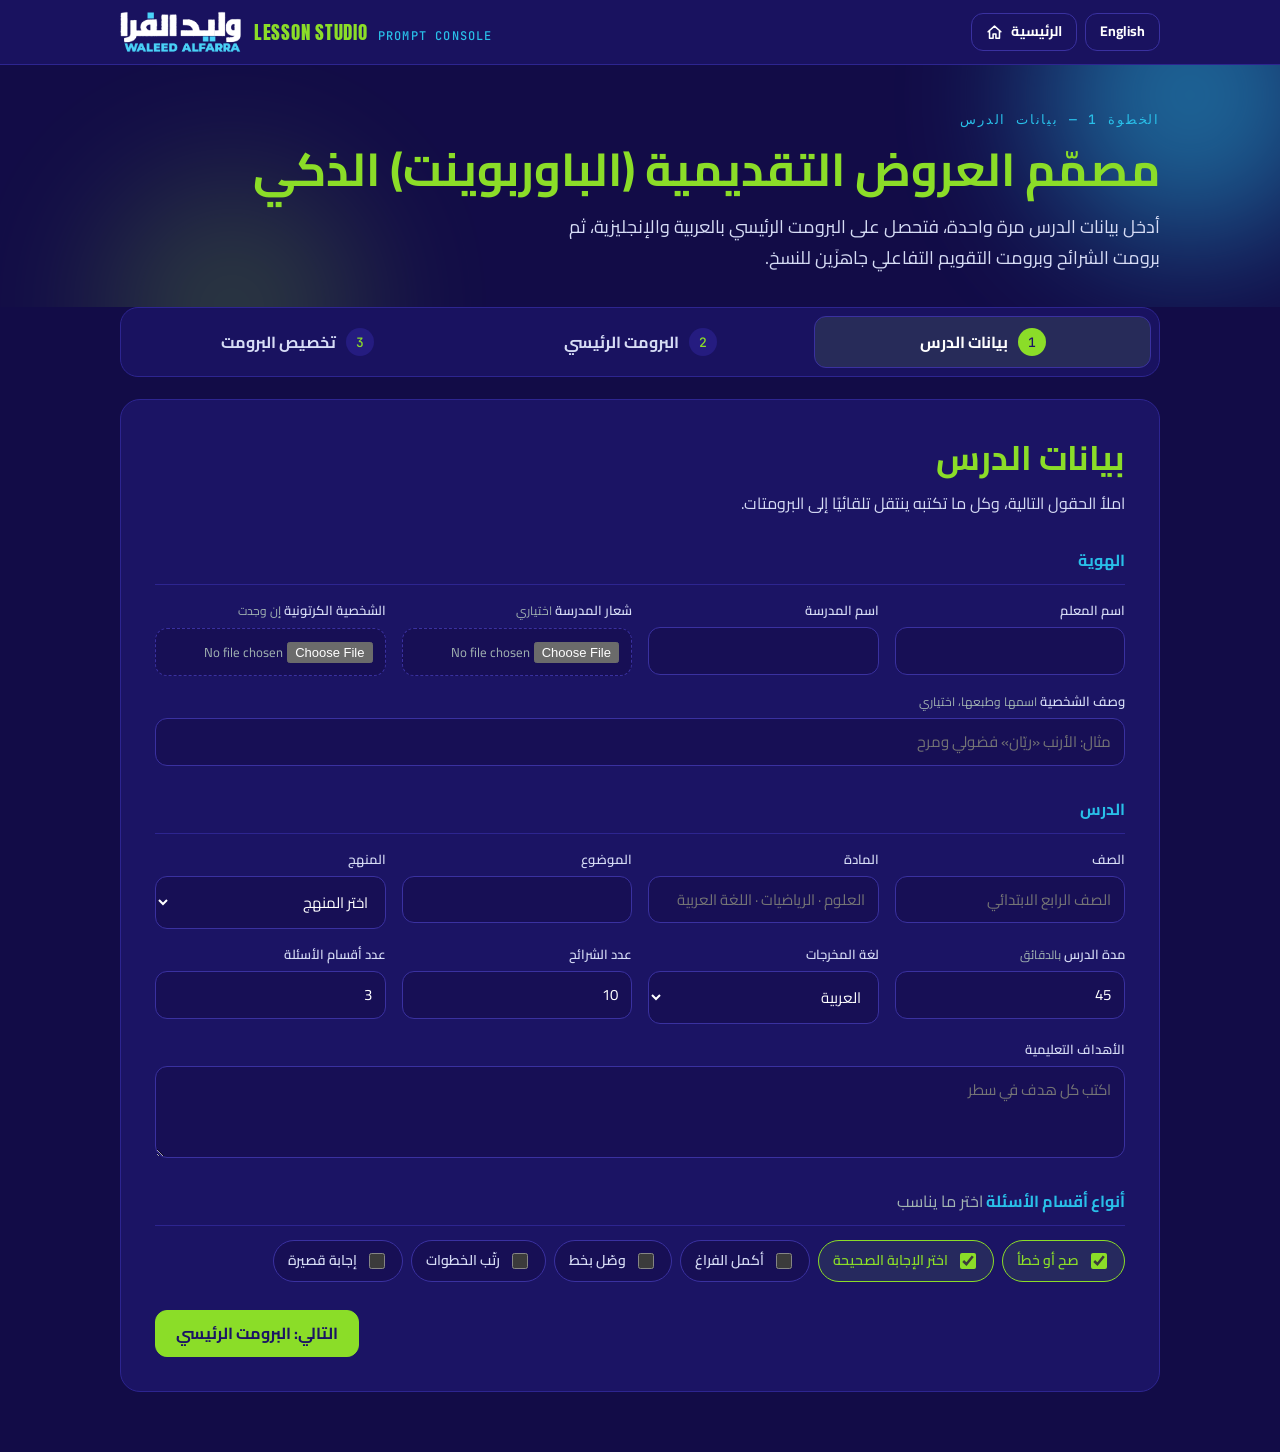
<file: LessonPromptStudio.html>
<!DOCTYPE html>
<html lang="ar" dir="rtl">
<head>
<meta charset="utf-8">
<meta name="viewport" content="width=device-width, initial-scale=1, viewport-fit=cover">
<title>Lesson Prompt Studio · مصمّم الدروس</title>
<link href="assets/logo.png" type="image/x-icon" rel="icon">
<link href="https://fonts.googleapis.com/css2?family=Cairo:wght@400;600;700&family=Anton&family=JetBrains+Mono:wght@500&display=swap" rel="stylesheet">
<style>
:root{--bg:#120c47;--bg-2:#170f55;--surface:#1b1464;--surface-2:#251c80;--line:#3a31a0;--line-soft:#2d2590;--ink:#fff;--ink-2:#d6dcf5;--muted:#a3b5b2;--cyan:#29bfe8;--lime:#8bdd28;--navy:#1b1464;--r:12px;--ar:Cairo,"Segoe UI",Tahoma,system-ui,sans-serif;--mono:"JetBrains Mono",ui-monospace,Menlo,Consolas,monospace;color-scheme:dark;box-sizing:border-box;padding-top:env(safe-area-inset-top,0px);padding-bottom:env(safe-area-inset-bottom,0px)}
html{scroll-padding-top:env(safe-area-inset-top,0px)}
*{box-sizing:border-box}
body{margin:0;background:var(--bg);color:var(--ink);font:16px/1.7 var(--ar);min-height:100%}
button,input,select,textarea{font:inherit;color:inherit}
::selection{background:var(--lime);color:var(--navy)}
.wrap{max-width:1080px;margin:0 auto;padding:0 20px}
.topbar{background:rgba(27,20,100,.88);backdrop-filter:blur(10px);border-bottom:1px solid var(--line-soft);position:sticky;top:0;z-index:8}
.topbar .wrap{display:flex;align-items:center;justify-content:space-between;gap:12px;height:64px;direction:ltr}
.brand{display:flex;align-items:center;gap:12px;text-decoration:none;font-family:Anton,Impact,sans-serif;letter-spacing:.04em;color:var(--lime);font-size:19px}
.brand img{height:42px;width:auto;display:block}
.brand small{font:500 12px var(--mono);color:var(--cyan);margin-inline-start:10px;letter-spacing:.1em}
.acts{display:flex;gap:8px;align-items:center}
.acts .btn{margin:0;white-space:nowrap}
.acts svg{width:17px;height:17px;flex:none}
a.btn{text-decoration:none;color:inherit}
.bld{margin-top:34px}
#wfr{width:100%;height:560px;border:1px solid var(--line);border-radius:14px;margin-top:16px;background:#fff}
html[lang=en] .hero h1,html[lang=en] .phead h2{font-family:Anton,Impact,sans-serif;font-weight:400}
@media(max-width:700px){.brand small{display:none}}
.hero{position:relative;overflow:hidden;padding:46px 0 34px}
.orb{position:absolute;border-radius:50%;filter:blur(70px);opacity:.5;pointer-events:none}
.o1{width:300px;height:300px;background:var(--cyan);top:-120px;inset-inline-start:-60px}
.o2{width:260px;height:260px;background:var(--lime);opacity:.22;bottom:-130px;inset-inline-end:8%}
.eyebrow{font:500 13px var(--mono);letter-spacing:.14em;color:var(--cyan);margin:0 0 10px}
.hero h1{position:relative;margin:0 0 12px;font-weight:700;font-size:clamp(30px,5vw,46px);line-height:1.35;color:var(--lime)}
.hero p.lede{position:relative;margin:0;max-width:62ch;color:var(--ink-2);font-size:18px}
.steps{display:flex;gap:6px;padding:8px;background:rgba(27,20,100,.88);border:1px solid var(--line-soft);border-radius:18px;margin-bottom:22px}
.step{flex:1;display:flex;align-items:center;justify-content:center;gap:10px;padding:11px 12px;border-radius:12px;border:1px solid transparent;background:transparent;cursor:pointer;color:var(--ink-2);font-weight:700}
.step .n{width:28px;height:28px;border-radius:50%;display:grid;place-items:center;font:500 13px var(--mono);background:var(--surface-2);color:var(--lime);flex:none}
.step.on{background:rgba(139,221,40,.12);border-color:var(--line);color:var(--ink)}
.step.on .n{background:var(--lime);color:var(--navy)}
.panel{background:var(--surface);border:1px solid var(--line-soft);border-radius:20px;padding:34px;margin-bottom:60px}
.panel[hidden]{display:none}
.phead h2{margin:0 0 8px;font-size:clamp(24px,3.4vw,34px);color:var(--lime);line-height:1.4}
.phead p{margin:0 0 6px;color:var(--ink-2)}
h3.sec{margin:30px 0 14px;padding-bottom:10px;border-bottom:1px solid var(--line-soft);font-size:16px;color:var(--cyan)}
.g{display:grid;grid-template-columns:repeat(auto-fit,minmax(215px,1fr));gap:14px 16px}
.f{display:flex;flex-direction:column;gap:6px;min-width:0}.f.w{grid-column:1/-1}
label{font-size:13px;font-weight:600;color:var(--ink-2)}
label .h{font-weight:400;color:var(--muted);font-size:12px}
input[type=text],input[type=number],select,textarea{background:var(--bg-2);border:1px solid var(--line);border-radius:var(--r);padding:10px 13px;width:100%;min-height:44px;font-size:15px}
textarea{min-height:92px;resize:vertical}
input:focus,select:focus,textarea:focus{outline:none;border-color:var(--lime)}
select option,select optgroup{background:#1b1464;color:#fff}
input[type=file]{width:100%;background:var(--bg-2);border:1.5px dashed var(--line);border-radius:var(--r);padding:12px;font-size:13px;color:var(--muted)}
.pv{display:none;align-items:center;gap:10px;margin-top:6px;font-size:12.5px;color:var(--muted)}
.pv.on{display:flex}.pv img{width:54px;height:54px;object-fit:contain;background:#fff;border-radius:10px}
.chips{display:flex;flex-wrap:wrap;gap:8px}
.chip{display:inline-flex;align-items:center;gap:8px;border:1px solid var(--line);background:var(--bg-2);border-radius:999px;padding:8px 14px;cursor:pointer;font-size:14px}
.chip:has(input:checked){border-color:var(--lime);color:var(--lime);background:rgba(139,221,40,.1)}
.chip input{accent-color:var(--lime);width:16px;height:16px}
.row{display:flex;gap:11px;flex-wrap:wrap;margin-top:28px}.row.end{justify-content:flex-end}
.btn{display:inline-flex;align-items:center;justify-content:center;gap:8px;min-height:44px;padding:9px 20px;border-radius:12px;border:1px solid var(--line);background:transparent;cursor:pointer;font-weight:700;transition:transform .16s,box-shadow .16s,background .16s}
.btn:hover{box-shadow:0 8px 22px rgba(41,191,232,.3);transform:translateY(-1px)}
.btn.p{background:var(--lime);color:var(--navy);border-color:var(--lime)}
.btn.sm{min-height:38px;padding:6px 14px;font-size:14px}
.seg{display:inline-flex;border:1px solid var(--line);border-radius:999px;overflow:hidden;margin-bottom:22px}
.seg button{background:transparent;border:0;padding:10px 22px;cursor:pointer;font-weight:700;color:var(--muted)}
.seg button.on{background:var(--cyan);color:var(--navy)}
.blk{background:var(--bg-2);border:1px solid var(--line-soft);border-radius:14px;margin-bottom:16px;overflow:hidden}
.bh{display:flex;align-items:center;justify-content:space-between;gap:10px;padding:11px 16px;background:var(--surface-2);border-bottom:1px solid var(--line-soft)}
.bh b{font-size:14px;color:var(--lime)}
.ba{display:flex;gap:6px;flex-wrap:wrap}
.bf{display:flex;flex-wrap:wrap;align-items:center;gap:8px;padding:10px 16px;border-top:1px solid var(--line-soft);font-size:12.5px;color:var(--muted)}
.btn.c{border-color:var(--cyan);color:var(--cyan);min-height:34px;padding:4px 13px;font-size:13px}
.dl{display:flex;flex-wrap:wrap;gap:10px;align-items:center;margin-top:22px;padding-top:20px;border-top:1px solid var(--line-soft)}
pre{margin:0;padding:16px 18px;white-space:pre-wrap;word-wrap:break-word;font:13.5px/1.9 var(--ar);color:var(--ink-2);max-height:430px;overflow:auto}
pre.rtl{direction:rtl;text-align:right}pre.ltr{direction:ltr;text-align:left;font-family:var(--mono);font-size:12.5px}
.note{background:var(--bg-2);border:1px solid var(--line-soft);border-radius:14px;padding:12px 16px;font-size:13.5px;color:var(--ink-2);margin:0 0 16px}
.toast{position:fixed;bottom:calc(24px + env(safe-area-inset-bottom,0px));inset-inline:0;margin:auto;width:max-content;background:var(--lime);color:var(--navy);font-weight:700;padding:10px 22px;border-radius:999px;opacity:0;transform:translateY(12px);transition:.25s;pointer-events:none;z-index:20}
.toast.on{opacity:1;transform:none}
@media(max-width:700px){.panel{padding:22px}.step .t{display:none}}
</style>
</head>
<body>
<header class="topbar"><div class="wrap">
<a class="brand" href="index.html"><img src="assets/waleed1-logo.png" alt="Waleed 2026" onerror="this.style.display='none'"><span>LESSON STUDIO<small>PROMPT CONSOLE</small></span></a>
<div class="acts"><a class="btn sm" href="index.html"><svg viewBox="0 0 24 24" fill="none" stroke="currentColor" stroke-width="2.2" stroke-linecap="round" stroke-linejoin="round"><path d="M3 11l9-8 9 8M5 10v10h5v-6h4v6h5V10"/></svg><span>الرئيسية</span></a><button class="btn sm" id="ui" type="button" title="English / العربية">English</button></div>
</div></header>
<div class="hero"><i class="orb o1"></i><i class="orb o2"></i><div class="wrap">
<p class="eyebrow" id="eb">الخطوة 1 — بيانات الدرس</p>
<h1>مصمّم العروض التقديمية (الباوربوينت) الذكي</h1>
<p class="lede">أدخل بيانات الدرس مرة واحدة، فتحصل على البرومت الرئيسي بالعربية والإنجليزية، ثم برومت الشرائح وبرومت التقويم التفاعلي جاهزَين للنسخ.</p>
</div></div>
<main class="wrap">
<nav class="steps">
<button class="step on" data-go="0"><span class="n">1</span><span class="t">بيانات الدرس</span></button>
<button class="step" data-go="1"><span class="n">2</span><span class="t">البرومت الرئيسي</span></button>
<button class="step" data-go="2"><span class="n">3</span><span class="t">تخصيص البرومت</span></button>
</nav>

<section class="panel" id="p0">
<div class="phead"><h2>بيانات الدرس</h2><p>املأ الحقول التالية، وكل ما تكتبه ينتقل تلقائيًا إلى البرومتات.</p></div>
<h3 class="sec">الهوية</h3>
<div class="g">
<div class="f"><label>اسم المعلم</label><input type="text" id="t"></div>
<div class="f"><label>اسم المدرسة</label><input type="text" id="s"></div>
<div class="f"><label>شعار المدرسة <span class="h">اختياري</span></label><input type="file" id="logo" accept="image/*"><div class="pv" id="pvl"></div></div>
<div class="f"><label>الشخصية الكرتونية <span class="h">إن وجدت</span></label><input type="file" id="char" accept="image/*"><div class="pv" id="pvc"></div></div>
<div class="f w"><label>وصف الشخصية <span class="h">اسمها وطبعها، اختياري</span></label><input type="text" id="cd" placeholder="مثال: الأرنب «ريّان» فضولي ومرح"></div>
</div>
<h3 class="sec">الدرس</h3>
<div class="g">
<div class="f"><label>الصف</label><input type="text" id="g" placeholder="الصف الرابع الابتدائي"></div>
<div class="f"><label>المادة</label><input type="text" id="sub" placeholder="العلوم · الرياضيات · اللغة العربية"></div>
<div class="f"><label>الموضوع</label><input type="text" id="top"></div>
<div class="f"><label>المنهج</label><select id="cur"><option value="">اختر المنهج</option>
<optgroup label="إقليمية"><option>المنهج الوطني السعودي</option><option>المنهج الوطني الكويتي</option><option>المنهج الوطني القطري</option><option>منهج وزارة التربية والتعليم الإماراتية</option><option>المنهج الوطني المصري</option><option>المنهج الوطني الأردني</option><option>المنهج الوطني العُماني</option><option>المنهج الوطني البحريني</option></optgroup>
<optgroup label="أمريكية"><option>US Common Core (CCSS)</option><option>NGSS</option><option>AERO</option><option>Advanced Placement (AP)</option></optgroup>
<optgroup label="بريطانية ودولية"><option>English National Curriculum</option><option>Cambridge Primary</option><option>Cambridge IGCSE</option><option>IB PYP</option><option>IB MYP</option><option>IB DP</option><option>CEFR</option></optgroup>
<option>منهج آخر</option></select></div>
<div class="f"><label>مدة الدرس <span class="h">بالدقائق</span></label><input type="number" id="dur" value="45" min="5" max="120"></div>
<div class="f"><label>لغة المخرجات</label><select id="lang"><option value="ar">العربية</option><option value="en">English</option><option value="both">ثنائي اللغة</option></select></div>
<div class="f"><label>عدد الشرائح</label><input type="number" id="n" value="10" min="3" max="30"></div>
<div class="f"><label>عدد أقسام الأسئلة</label><input type="number" id="qs" value="3" min="1" max="8"></div>
<div class="f w"><label>الأهداف التعليمية</label><textarea id="obj" placeholder="اكتب كل هدف في سطر"></textarea></div>
</div>
<h3 class="sec">أنواع أقسام الأسئلة <span class="h" style="font-weight:400;color:var(--muted)">اختر ما يناسب</span></h3>
<div class="chips" id="ty"></div>
<div class="row end"><button class="btn p" data-go="1">التالي: البرومت الرئيسي</button></div>
</section>

<section class="panel" id="p1" hidden>
<div class="phead"><h2>البرومت الرئيسي</h2><p>ألصقه في ChatGPT أو Claude أو Gemini. ينفّذ أربع مراحل: تحليل، تبسيط، مخطط شرائح، مراجعة.</p></div>
<div id="m"></div>
<div class="row"><button class="btn" data-go="0">رجوع</button><button class="btn p" data-go="2">التالي: تخصيص البرومت</button></div>
</section>

<section class="panel" id="p2" hidden>
<div class="phead"><h2>تخصيص البرومت</h2><p>غيّر الخيارات فيتحدّث البرومت فورًا.</p></div>
<div class="seg"><button class="on" data-tab="0">شرائح PowerPoint</button><button data-tab="1">تقويم تفاعلي</button></div>

<div id="tb0">
<div class="note">أرفق الشعار والشخصية مع البرومت في أداة الذكاء الاصطناعي، فالصور لا تُنقل داخل النص.</div>
<div class="note">يحتاج نمط الصور المولَّدة إلى أداة توليد صور، وهي متوفرة في ChatGPT. لا يولّد Claude الصور، وقد لا يتوفر ذلك في Gemini؛ لذلك تظهر هنا أزرار الأدوات المناسبة فقط.</div>
<div class="g">
<div class="f"><label>نمط الإخراج <span class="h">الصور أجمل، والنص الحقيقي قابل للتحرير</span></label><select id="mode"><option value="img">شرائح مصوّرة جاهزة (جمال أعلى)</option><option value="edit">شرائح قابلة للتحرير (نص حقيقي)</option></select></div>
<div class="f"><label>لوحة الألوان</label><select id="pal"><option>ألوان زاهية دافئة (برتقالي وأصفر وأزرق)</option><option>ألوان البحر الهادئة (تركوازي وأزرق وأبيض)</option><option>ألوان الطبيعة (أخضر وبني فاتح وسماوي)</option><option>ألوان الفضاء (كحلي وبنفسجي وليموني)</option></select></div>
<div class="f"><label>أسلوب الرسوم</label><select id="art"><option>كرتون ثنائي الأبعاد مسطّح</option><option>رسوم مائية ناعمة</option><option>ثلاثي الأبعاد لطيف</option><option>رسم بأقلام ملونة</option><option>سينمائي ثلاثي الأبعاد فاخر</option></select></div>
<div class="f"><label>كثافة النص</label><select id="den"><option>قصير جدًا (١٢ كلمة كحد أقصى)</option><option>متوسط (٢٥ كلمة كحد أقصى)</option></select></div>
<div class="f"><label>التشكيل</label><select id="tash"><option value="full">كامل</option><option value="part">جزئي للكلمات الملتبسة</option><option value="none">بدون</option></select></div>
<div class="f w"><span class="chips"><label class="chip"><input type="checkbox" id="nt" checked>ملاحظات المعلم</label><label class="chip"><input type="checkbox" id="ft" checked>شعار واسم المدرسة في كل شريحة</label></span></div>
<div class="f w"><label>إضافات خاصة <span class="h">اختياري</span></label><textarea id="ex0"></textarea></div>
</div>
<div id="o0" style="margin-top:22px"></div>
</div>

<div id="tb1" hidden>
<div class="g">
<div class="f"><label>الثيم</label><select id="th"><option>كحلي داكن مع سماوي وليموني</option><option>فاتح مرح بألوان الباستيل</option><option>ألوان الطبيعة الهادئة</option></select></div>
<div class="f"><label>عدد الأسئلة في كل قسم</label><input type="number" id="qn" value="4" min="1" max="10"></div>
<div class="f"><label>حجم الخط للسبورة</label><select id="fs"><option>28</option><option selected>32</option><option>40</option></select></div>
<div class="f w"><span class="chips"><label class="chip"><input type="checkbox" id="snd" checked>صوت للإجابة</label><label class="chip"><input type="checkbox" id="anm" checked>حركة احتفالية</label><label class="chip"><input type="checkbox" id="rt" checked>إعادة المحاولة</label><label class="chip"><input type="checkbox" id="sh">ترتيب عشوائي</label></span></div>
<div class="f w"><label>إضافات خاصة <span class="h">اختياري</span></label><textarea id="ex1"></textarea></div>
</div>
<div id="o1" style="margin-top:22px"></div>
<div class="bld"><h3 class="sec">من ردّ الروبوت إلى ملف جاهز</h3>
<p class="note">1) انسخ البرومت والصقه في الروبوت. 2) انسخ ردّه (JSON) والصقه هنا. 3) اضغط «معاينة» ثم «تحميل». يعمل الملف الناتج على السبورة الذكية دون الحاجة إلى الروبوت.</p>
<textarea id="wj" dir="ltr" placeholder='{"title":"...","sections":[...]}' style="min-height:150px;font-family:var(--mono);font-size:12.5px"></textarea>
<div class="row"><button class="btn" id="wpv" type="button">معاينة</button><button class="btn p" id="wdl" type="button">تحميل التقويم (.html)</button></div>
<iframe id="wfr" hidden sandbox="allow-scripts" title="preview"></iframe></div>
</div>
<div class="dl" id="dall"></div>
<div class="row"><button class="btn" data-go="1">رجوع</button></div>
</section>

</main>
<div class="toast" id="tt"></div>

<script>
const $=i=>document.getElementById(i),V=i=>($(i).value||'').trim(),C=i=>$(i).checked;
const TY=[['صح أو خطأ','True / False'],['اختر الإجابة الصحيحة','Multiple choice'],['أكمل الفراغ','Fill in the blank'],['وصّل بخط','Matching'],['رتّب الخطوات','Ordering'],['إجابة قصيرة','Short answer']];
$('ty').innerHTML=TY.map((t,i)=>`<label class="chip"><input type="checkbox" value="${i}" ${i<2?'checked':''}>${t[0]}</label>`).join('');
const pv=(f,b)=>$(f).onchange=e=>{const x=e.target.files[0],p=$(b);if(!x){p.className='pv';return}const r=new FileReader();r.onload=()=>{p.innerHTML=`<img src="${r.result}" alt=""><span>${x.name}</span>`;p.className='pv on'};r.readAsDataURL(x)};
pv('logo','pvl');pv('char','pvc');
const esc=s=>s.replace(/[&<>]/g,c=>({'&':'&amp;','<':'&lt;','>':'&gt;'}[c]));
const toast=m=>{const t=$('tt');t.textContent=m;t.className='toast on';setTimeout(()=>t.className='toast',1500)};
const store={};let k=0;
function card(h,tx,L,nb){const i=++k,e=UI=='en';store[i]=[h,tx];return `<div class="blk"><div class="bh"><b>${h}</b><span class="ba"><button class="btn sm" data-c="${i}">${L=='ar'?'نسخ':'Copy'}</button><button class="btn sm" data-d="${i}" data-x="txt">.txt</button><button class="btn sm" data-d="${i}" data-x="md">.md</button></span></div><pre class="${L=='ar'?'rtl':'ltr'}">${esc(tx)}</pre><div class="bf"><span>${e?'Copy and open:':'انسخ وافتح:'}</span>${BOTS.filter(b=>!nb||nb.includes(b[0])).map(b=>`<button class="btn sm c" data-o="${i}" data-u="${b[1]}">${b[0]}</button>`).join('')}<span>${e?'then paste (Ctrl+V)':'ثم الصق (Ctrl+V)'}</span></div></div>`}
function cp(t){(navigator.clipboard?navigator.clipboard.writeText(t):Promise.reject()).catch(()=>{const a=document.createElement('textarea');a.value=t;document.body.appendChild(a);a.select();document.execCommand('copy');a.remove()});toast('تم النسخ · Copied')}
function dl(name,txt,type){const a=document.createElement('a');a.href=URL.createObjectURL(new Blob([(type=='text/plain'?'\ufeff':'')+txt],{type:type+';charset=utf-8'}));a.download=name;document.body.appendChild(a);a.click();setTimeout(()=>{URL.revokeObjectURL(a.href);a.remove()},500)}
const fn=()=>(V('top')||'lesson').replace(/[\\\/:*?"<>|\s]+/g,'-').slice(0,40);
function ALL(){const d=D();return [['master','البرومت الرئيسي','Master prompt'],['slides','برومت الشرائح','Slides prompt'],['ws','برومت التقويم','Assessment prompt']].flatMap(x=>['ar','en'].map(L=>[x[L=='ar'?1:2]+(L=='ar'?' · عربي':' · English'),T[x[0]](d,L)]))}
function dAll(){const e=UI=='en';$('dall').innerHTML=`<b>${e?'Download all 6 prompts in one file:':'حمّل البرومتات الستة في ملف واحد:'}</b><button class="btn sm" data-da="txt">${e?'Plain text (.txt)':'نص عادي (.txt)'}</button><button class="btn sm" data-da="md">${e?'Markdown (.md)':'ملف (.md)'}</button>`}
document.addEventListener('click',e=>{const b=e.target.closest('button[data-c],button[data-d],button[data-o],button[data-da]');if(!b)return;const d=b.dataset;
if(d.c)cp(store[d.c][1]);
else if(d.o){cp(store[d.o][1]);window.open(d.u,'_blank','noopener')}
else if(d.d){const [h,tx]=store[d.d],m=d.x=='md',kd=/Master|الرئيسي/.test(h)?'master':/Slides|الشرائح/.test(h)?'slides':'assessment',lg=/English/.test(h)?'en':'ar';dl(`${fn()}-${kd}-${lg}.${d.x}`,m?`# ${h}\n\n${tx}\n`:`${h}\n${'='.repeat(h.length)}\n\n${tx}\n`,m?'text/markdown':'text/plain')}
else{const m=d.da=='md',A=ALL();dl(`${fn()}-all.${d.da}`,m?A.map(x=>`# ${x[0]}\n\n${x[1]}`).join('\n\n---\n\n'):A.map(x=>`${x[0]}\n${'='.repeat(x[0].length)}\n\n${x[1]}`).join('\n\n\n'),m?'text/markdown':'text/plain')}});

function D(){const ty=[...document.querySelectorAll('#ty input:checked')].map(x=>+x.value);return{t:V('t'),s:V('s'),g:V('g'),sub:V('sub'),top:V('top'),cur:V('cur'),dur:V('dur')||'45',lang:V('lang'),n:V('n')||'10',qs:V('qs')||'3',obj:V('obj').split('\n').filter(Boolean).join('؛ '),cd:V('cd'),ty,logo:$('logo').files.length>0,ch:$('char').files.length>0||!!V('cd')}}
const v=x=>x||'—';
function tys(d,L){const a=d.ty.length?d.ty:[0,1];return a.map(i=>TY[i][L=='ar'?0:1]).join(L=='ar'?'، ':', ')}
function ol(d,L){return L=='ar'?{ar:'العربية الفصحى',en:'الإنجليزية',both:'ثنائي اللغة (عربي وإنجليزي)'}[d.lang]:{ar:'Modern Standard Arabic',en:'English',both:'Bilingual (Arabic and English)'}[d.lang]}
function blk(d,L){const r=L=='ar'?[['المعلم',d.t],['المدرسة',d.s],['الصف',d.g],['المادة',d.sub],['موضوع الدرس',d.top],['المنهج',d.cur],['الأهداف التعليمية',d.obj],['مدة الدرس',d.dur+' دقيقة']]:[['Teacher',d.t],['School',d.s],['Grade',d.g],['Subject',d.sub],['Lesson topic',d.top],['Curriculum',EN[d.cur]||d.cur],['Learning objectives',d.obj],['Duration',d.dur+' min']];return r.map(x=>`- ${x[0]}: ${v(x[1])}`).join('\n')}
const H={ar:['## الدور','## السياق','## المهمة','## الصيغة'],en:['## Role','## Context','## Task','## Format']};
function P(d,L,role,ctx,task,fmt){const h=H[L];return `${h[0]}\n${role}\n\n${h[1]}\n${blk(d,L)}${ctx?'\n'+ctx:''}\n\n${h[2]}\n${task}\n\n${h[3]}\n${fmt}`}

const T={
master(d,L){const a=L=='ar';return a?P(d,L,`أنت مصمّم تعليمي خبير بمنهج التصميم العكسي وتصنيف بلوم، وتكتب بلغة تناسب طلاب ${v(d.g)}.`,'',`نفّذ أربع مراحل متتابعة وانتظر كلمة «تابع» بين كل مرحلة:
1) حلّل الدرس: الأهداف القابلة للقياس مع مستوى بلوم، المفاهيم والمصطلحات، المعرفة السابقة، الأخطاء الشائعة.
2) بسّط المحتوى بلغة الطالب في ٤–٧ لقطات (فكرة واحدة لكل لقطة) مع مثال وتشبيه وسؤال، وثلاثة مستويات تمايز: دعم وأساسي وتحدٍّ.
3) ابنِ مخطط ${d.n} شريحة موزّعة على ${d.dur} دقيقة، وصمّم ${d.qs} أقسام أسئلة من النوع: ${tys(d,L)}.
4) راجع الجودة بدرجات من ٥ على التوافق مع الأهداف وملاءمة اللغة والتفاعل والتقويم، ثم اكتب النسخة النهائية.
لا تخترع محتوى خارج المنهج المذكور، وضع أي إضافة تحت عنوان «اقتراحات».`,`لغة المخرجات: ${ol(d,L)}. عناوين ثابتة لكل مرحلة، وجداول مختصرة، دون حشو.`)
:P(d,L,`You are an expert instructional designer using Backward Design and Bloom’s taxonomy, writing at a level suited to ${v(d.g)} students.`,'',`Run four stages and wait for the word “continue” between them:
1) Analyze the lesson: measurable objectives with Bloom level, key concepts and vocabulary, prior knowledge, common misconceptions.
2) Simplify the content into 4–7 chunks (one idea each) with an example, an analogy and a question, plus three differentiation levels: support, core, challenge.
3) Build a ${d.n}-slide outline timed to ${d.dur} minutes, and design ${d.qs} question sections of these types: ${tys(d,L)}.
4) Review quality out of 5 on objective alignment, language fit, interaction and assessment, then write the final version.
Do not invent content outside the stated curriculum; put any addition under “Suggestions”.`,`Output language: ${ol(d,L)}. Fixed headings per stage, compact tables, no filler.`)},
slides(d,L){const a=L=='ar',o=selT('pal',L),ar=selT('art',L),de=selT('den',L),ta=V('tash'),ex=V('ex0');
const tsh={full:['كامل','full'],part:['جزئي للكلمات الملتبسة','partial, for ambiguous words only'],none:['بدون','none']}[ta][a?0:1];
const ctx=a?`الهوية البصرية: ${o}، وأسلوب الرسوم: ${ar}.${d.ch?` الشخصية الكرتونية المرفقة${d.cd?' ('+d.cd+')':''} ترافق الطالب في الشرائح.`:''}${d.logo?' شعار المدرسة مرفق.':''}`:`Visual identity: ${o}; illustration style: ${ar}.${d.ch?` The attached cartoon character${d.cd?' ('+d.cd+')':''} guides the pupil through the slides.`:''}${d.logo?' The school logo is attached.':''}`;
return a?P(d,L,`أنت مصمّم عروض تعليمية محترف ورسّام لكتب أطفال، تُتقن الإملاء العربي.`,ctx,`أنشئ ${d.n} شريحة PowerPoint بنسبة 16:9 بهذا التسلسل: غلاف، الأهداف، تمهيد جاذب، شرائح الشرح (فكرة واحدة لكل شريحة)، نشاط تفاعلي، ${d.qs} أقسام أسئلة (${tys(d,L)})، ملخص، تذكرة خروج.
لكل شريحة: عنوان، نص ${de}، رسم يناسب عمر الطلاب ويشرح الفكرة${C('nt')?'، وملاحظات للمعلم بالزمن والتفاعل':''}.${C('ft')?'\nضع شعار المدرسة واسمها في تذييل كل شريحة.':''}
قواعد الدقة العربية (إلزامية):
1. كل كلمة عربية نصّ حقيقي قابل للتحرير، ولا تُكتب داخل صور مولَّدة.
2. الاتجاه من اليمين لليسار، والخط Cairo أو Tajawal، والتشكيل: ${tsh}.
3. لا تفصل الحروف ولا تعكس ترتيبها، وراجع كل كلمة بعد الكتابة وصحّح أي خطأ إملائي أو نحوي.
4. الرسوم خالية من أي نص مكتوب بداخلها.
5. تباين لوني عالٍ ونص مقروء من آخر الصف.`,`ملف .pptx جاهز، وإن تعذّر فشرائح مرتبة بقالب ثابت، ثم جدول مراجعة: رقم الشريحة | الهدف | التحقق الإملائي. لغة الشرائح: ${ol(d,L)}.${ex?'\nإضافات المعلم: '+ex:''}`)
:P(d,L,`You are a professional educational presentation designer and children’s book illustrator with flawless Arabic spelling.`,ctx,`Create ${d.n} PowerPoint slides (16:9) in this order: cover, objectives, engaging hook, explanation slides (one idea each), interactive activity, ${d.qs} question sections (${tys(d,L)}), summary, exit ticket.
Each slide: a title, ${de}, an age-appropriate illustration that explains the idea${C('nt')?', and teacher notes with timing and interaction':''}.${C('ft')?'\nPut the school logo and name in every slide footer.':''}
Arabic accuracy rules (mandatory):
1. Every Arabic word is real editable text, never baked into generated images.
2. Right-to-left direction, Cairo or Tajawal font, diacritics (tashkeel): ${tsh}.
3. Never split or reverse letters; proofread every word after writing and fix any spelling or grammar error.
4. Illustrations contain no written text.
5. High color contrast and text readable from the back of the room.`,`A ready .pptx file, or slides in a fixed template if that is not possible, then a review table: slide number | objective | spelling check. Slide language: ${ol(d,L)}.${ex?'\nTeacher additions: '+ex:''}`)},
ws(d,L){const a=L=='ar',th=selT('th',L),qn=V('qn')||'4',fs=V('fs'),ex=V('ex1');
const fb=[a?'لون أخضر وعلامة ✓ للصحيح وأحمر وعلامة ✗ للخطأ مع تلميح قصير':'green ✓ for correct, red ✗ for wrong with a short hint'];if(C('snd'))fb.push(a?'صوت قصير':'a short sound');if(C('anm'))fb.push(a?'حركة احتفالية عند الصواب':'a celebratory animation on correct answers');
const ctx=a?`الهوية: ${th}.${d.logo?' شعار المدرسة مرفق؛ ضع وسم img بالمعرّف schoolLogo في الترويسة ليضع المعلم مصدره.':''}${d.ch?' استخدم الشخصية الكرتونية كمرشد في الترويسة.':''}`:`Identity: ${th}.${d.logo?' The school logo is attached; add an img with id schoolLogo in the header so the teacher can set its source.':''}${d.ch?' Use the cartoon character as a guide in the header.':''}`;
return a?P(d,L,`أنت مطوّر واجهات تعليمية بخبرة HTML وCSS وJavaScript ومصمّم تجربة مستخدم للسبورة الذكية.`,ctx,`ابنِ تقويمًا تفاعليًا لهذا الدرس في ملف واحد index.html يحوي ${d.qs} أقسام أسئلة من الأنواع: ${tys(d,L)}، وفي كل قسم ${qn} أسئلة.
السلوك المطلوب:
- عند اختيار الإجابة تظهر النتيجة فورًا: ${fb.join('، ')}.
- عدّاد نتيجة حيّ وشريط تقدّم وشاشة نتيجة نهائية${C('rt')?' مع زر إعادة المحاولة':''}.${C('sh')?'\n- ترتيب عشوائي للأسئلة والخيارات في كل محاولة.':''}
- أزرار كبيرة (٦٠px على الأقل) وخط ${fs}px فأكثر، ويعمل باللمس والماوس.
- اتجاه RTL وخط Cairo وتباين عالٍ ودون أي مكتبة أو رابط خارجي.
- الأسئلة والإجابات في مصفوفة JavaScript واضحة ليعدّلها المعلم بسهولة.
- كل النصوص بـ${ol(d,L)} وإملاؤها صحيح 100%.`,`الكود كاملًا في كتلة واحدة، ثم سطران يشرحان كيف يُعدَّل سؤال أو يُضاف.${ex?'\nإضافات المعلم: '+ex:''}`)
:P(d,L,`You are an educational front-end developer (HTML, CSS, JavaScript) and a UX designer for smart boards.`,ctx,`Build an interactive assessment for this lesson in a single index.html file with ${d.qs} question sections of these types: ${tys(d,L)}, each with ${qn} questions.
Required behavior:
- The result appears immediately when an answer is chosen: ${fb.join(', ')}.
- A live score counter, a progress bar and a final result screen${C('rt')?' with a retry button':''}.${C('sh')?'\n- Questions and options shuffle on every attempt.':''}
- Large buttons (at least 60px) and ${fs}px+ text, working with touch and mouse.
- RTL for Arabic text, Cairo font, high contrast, and no external library or link.
- Questions and answers live in a clear JavaScript array the teacher can edit easily.
- All text in ${ol(d,L)}, with 100% correct spelling.`,`The full code in one block, then two lines explaining how to edit or add a question.${ex?'\nTeacher additions: '+ex:''}`)}};

function R1(){const d=D();$('m').innerHTML=card('البرومت الرئيسي · عربي',T.master(d,'ar'),'ar')+card('Master prompt · English',T.master(d,'en'),'en')}
const SB=()=>V('mode')=='edit'?['Claude','ChatGPT']:['ChatGPT'];
function R2(){const d=D();$('o0').innerHTML=card('برومت الشرائح · عربي',T.slides(d,'ar'),'ar',SB())+card('Slides prompt · English',T.slides(d,'en'),'en',SB());$('o1').innerHTML=card('برومت التقويم · عربي',T.ws(d,'ar'),'ar')+card('Assessment prompt · English',T.ws(d,'en'),'en');dAll()}
const EB=['الخطوة 1 — بيانات الدرس','الخطوة 2 — البرومت الرئيسي','الخطوة 3 — تخصيص البرومت'];
function go(i){if(i>0&&!(V('sub')&&V('top'))){toast(t('اكتب المادة والموضوع أولًا'));i=0}
[0,1,2].forEach(j=>{$('p'+j).hidden=j!=i;document.querySelector(`.step[data-go="${j}"]`).classList.toggle('on',j==i)});CUR=i;$('eb').textContent=t(EB[i]);if(i==1)R1();if(i==2)R2();window.scrollTo({top:0,behavior:'smooth'})}
document.querySelectorAll('[data-go]').forEach(b=>b.onclick=()=>go(+b.dataset.go));
document.querySelectorAll('[data-tab]').forEach(b=>b.onclick=()=>{document.querySelectorAll('[data-tab]').forEach(x=>x.classList.toggle('on',x==b));$('tb0').hidden=b.dataset.tab!='0';$('tb1').hidden=b.dataset.tab!='1'});
$('p2').addEventListener('input',R2);$('p2').addEventListener('change',R2);
const BOTS=[['Claude','https://claude.ai/new'],['ChatGPT','https://chatgpt.com/'],['Gemini','https://gemini.google.com/app']];
let UI='ar',CUR=0;
const EN={
'مصمّم العروض التقديمية (الباوربوينت) الذكي':'Smart Presentation (PowerPoint) Designer','الرئيسية':'Home page',
'أدخل بيانات الدرس مرة واحدة، فتحصل على البرومت الرئيسي بالعربية والإنجليزية، ثم برومت الشرائح وبرومت التقويم التفاعلي جاهزَين للنسخ.':'Enter the lesson details once to get the master prompt in Arabic and English, then ready-to-copy prompts for the slides and the interactive assessment.',
'بيانات الدرس':'Lesson details','البرومت الرئيسي':'Master prompt','تخصيص البرومت':'Customize prompt',
'الخطوة 1 — بيانات الدرس':'Step 1 — Lesson details','الخطوة 2 — البرومت الرئيسي':'Step 2 — Master prompt','الخطوة 3 — تخصيص البرومت':'Step 3 — Customize prompt',
'اكتب المادة والموضوع أولًا':'Please enter the subject and topic first',
'املأ الحقول التالية، وكل ما تكتبه ينتقل تلقائيًا إلى البرومتات.':'Fill in the fields below; everything you type flows into the prompts.',
'الهوية':'Identity','اسم المعلم':'Teacher name','اسم المدرسة':'School name','شعار المدرسة':'School logo','اختياري':'optional','الشخصية الكرتونية':'Cartoon character','إن وجدت':'if any','وصف الشخصية':'Character description','اسمها وطبعها، اختياري':'name and personality, optional',
'مثال: الأرنب «ريّان» فضولي ومرح':'e.g. Rayyan the rabbit, curious and playful',
'الدرس':'The lesson','الصف':'Grade','المادة':'Subject','الموضوع':'Topic','المنهج':'Curriculum','مدة الدرس':'Lesson duration','بالدقائق':'in minutes','لغة المخرجات':'Output language','عدد الشرائح':'Number of slides','عدد أقسام الأسئلة':'Number of question sections','الأهداف التعليمية':'Learning objectives',
'الصف الرابع الابتدائي':'Grade 4','العلوم · الرياضيات · اللغة العربية':'Science · Math · Arabic','اكتب كل هدف في سطر':'Write each objective on its own line',
'اختر المنهج':'Choose the curriculum','إقليمية':'Regional','أمريكية':'American','بريطانية ودولية':'British & international',
'المنهج الوطني السعودي':'Saudi National Curriculum','المنهج الوطني الكويتي':'Kuwaiti National Curriculum','المنهج الوطني القطري':'Qatari National Curriculum','منهج وزارة التربية والتعليم الإماراتية':'UAE Ministry of Education Curriculum','المنهج الوطني المصري':'Egyptian National Curriculum','المنهج الوطني الأردني':'Jordanian National Curriculum','المنهج الوطني العُماني':'Omani National Curriculum','المنهج الوطني البحريني':'Bahraini National Curriculum','منهج آخر':'Other curriculum',
'العربية':'Arabic','ثنائي اللغة':'Bilingual',
'أنواع أقسام الأسئلة':'Question section types','اختر ما يناسب':'choose what fits',
'التالي: البرومت الرئيسي':'Next: Master prompt','رجوع':'Back','التالي: تخصيص البرومت':'Next: Customize prompt',
'ألصقه في ChatGPT أو Claude أو Gemini. ينفّذ أربع مراحل: تحليل، تبسيط، مخطط شرائح، مراجعة.':'Paste it into ChatGPT, Claude or Gemini. It runs four stages: analysis, simplification, slide outline, review.',
'غيّر الخيارات فيتحدّث البرومت فورًا.':'Change the options and the prompt updates instantly.','شرائح PowerPoint':'PowerPoint slides','تقويم تفاعلي':'Interactive assessment',
'أرفق الشعار والشخصية مع البرومت في أداة الذكاء الاصطناعي، فالصور لا تُنقل داخل النص.':'Attach the logo and character along with the prompt in the AI tool; images cannot travel inside the text.',
'لوحة الألوان':'Color palette','أسلوب الرسوم':'Illustration style','كثافة النص':'Text density','التشكيل':'Diacritics (tashkeel)',
'ألوان زاهية دافئة (برتقالي وأصفر وأزرق)':'Warm vivid colors (orange, yellow, blue)','ألوان البحر الهادئة (تركوازي وأزرق وأبيض)':'Calm sea colors (turquoise, blue, white)','ألوان الطبيعة (أخضر وبني فاتح وسماوي)':'Nature colors (green, light brown, sky blue)','ألوان الفضاء (كحلي وبنفسجي وليموني)':'Space colors (navy, purple, lime)',
'كرتون ثنائي الأبعاد مسطّح':'Flat 2D cartoon','رسوم مائية ناعمة':'Soft watercolor','ثلاثي الأبعاد لطيف':'Friendly 3D','رسم بأقلام ملونة':'Colored-pencil drawing',
'قصير جدًا (١٢ كلمة كحد أقصى)':'Very short text (max 12 words)','متوسط (٢٥ كلمة كحد أقصى)':'Medium-length text (max 25 words)',
'كامل':'Full','جزئي للكلمات الملتبسة':'Partial (ambiguous words only)','بدون':'None',
'ملاحظات المعلم':'Teacher notes','شعار واسم المدرسة في كل شريحة':'School logo and name on every slide','إضافات خاصة':'Special additions',
'الثيم':'Theme','عدد الأسئلة في كل قسم':'Questions per section','حجم الخط للسبورة':'Board font size',
'كحلي داكن مع سماوي وليموني':'Dark navy with cyan and lime','فاتح مرح بألوان الباستيل':'Light and playful pastel','ألوان الطبيعة الهادئة':'Calm nature colors',
'صوت للإجابة':'Answer sound','حركة احتفالية':'Celebratory animation','إعادة المحاولة':'Retry','ترتيب عشوائي':'Shuffle','نمط الإخراج':'Output mode','سينمائي ثلاثي الأبعاد فاخر':'Premium cinematic 3D','نموذج أولي للاعتماد قبل بقية الشرائح':'Approve a prototype slide first','الصور أجمل، والنص الحقيقي قابل للتحرير':'images look better; real text is editable','شرائح مصوّرة جاهزة (جمال أعلى)':'Ready image slides (best looks)','شرائح قابلة للتحرير (نص حقيقي)':'Editable slides (real text)',
'من ردّ الروبوت إلى ملف جاهز':'From the chatbot reply to a ready file',
'1) انسخ البرومت والصقه في الروبوت. 2) انسخ ردّه (JSON) والصقه هنا. 3) اضغط «معاينة» ثم «تحميل». يعمل الملف الناتج على السبورة الذكية دون الحاجة إلى الروبوت.':'1) Copy the prompt and paste it into the chatbot. 2) Copy its reply (JSON) and paste it here. 3) Press Preview, then Download. The resulting file runs on the smart board without the chatbot.',
'معاينة':'Preview','تحميل التقويم (.html)':'Download assessment (.html)',
'تعذّر قراءة JSON: تأكد أنك نسخت ردّ الروبوت كاملًا':'Could not read the JSON: make sure you copied the full chatbot reply'};
Object.assign(EN,{"يحتاج نمط الصور المولَّدة إلى أداة توليد صور، وهي متوفرة في ChatGPT. لا يولّد Claude الصور، وقد لا يتوفر ذلك في Gemini؛ لذلك تظهر هنا أزرار الأدوات المناسبة فقط.":"The generated-images mode needs an image-generation tool, which ChatGPT provides. Claude does not generate images and Gemini may not offer it, so only the suitable tools’ buttons are shown here."});
const t=s=>UI=='en'?(EN[s]||s):s;
const selT=(id,L)=>{const o=$(id).selectedOptions[0],a=o.dataset.ar||o.textContent;if(L=='ar')return a;const x=EN[a]||a;return x.charAt(0).toLowerCase()+x.slice(1)};
const NODES=[],ATT=[];
(function(){document.querySelectorAll('option').forEach(o=>{o.dataset.ar=o.textContent;if(!o.hasAttribute('value'))o.value=o.textContent});
const w=document.createTreeWalker(document.body,NodeFilter.SHOW_TEXT);let n;while(n=w.nextNode()){if(/^(SCRIPT|STYLE)$/.test(n.parentNode.nodeName))continue;if(EN[n.nodeValue.trim()])NODES.push([n,n.nodeValue])}
document.querySelectorAll('[placeholder],optgroup').forEach(e=>{const a=e.hasAttribute('placeholder')?'placeholder':'label';ATT.push([e,a,e.getAttribute(a)])})})();
function chips(){const c=[...document.querySelectorAll('#ty input')].map(x=>x.checked);$('ty').innerHTML=TY.map((x,i)=>`<label class="chip"><input type="checkbox" value="${i}" ${(c.length?c[i]:i<2)?'checked':''}>${x[UI=='ar'?0:1]}</label>`).join('')}
function setUI(l){UI=l;const h=document.documentElement;h.lang=l;h.dir=l=='ar'?'rtl':'ltr';
NODES.forEach(([n,o])=>{const k=o.trim();n.nodeValue=l=='en'?o.replace(k,EN[k]):o});
ATT.forEach(([e,a,o])=>e.setAttribute(a,l=='en'?(EN[o]||o):o));
$('ui').textContent=l=='ar'?'English':'العربية';$('eb').textContent=t(EB[CUR]);chips();R1();R2();
try{localStorage.setItem('ls-lang',l)}catch(e){}}
const WCSS=`:root{--fs:32px}*{box-sizing:border-box}
body{margin:0;min-height:100vh;font-family:Cairo,"Segoe UI",Tahoma,system-ui,sans-serif;color:var(--ink);display:flex;flex-direction:column;background:radial-gradient(circle at 12% 8%,var(--g1),transparent 38%),radial-gradient(circle at 92% 92%,var(--g2),transparent 40%),var(--bg);background-attachment:fixed}
body.t0{--bg:#120c47;--sf:#1b1464;--sf2:#251c80;--ink:#fff;--ac:#8bdd28;--ac2:#29bfe8;--ok:#2fbf71;--no:#ff6b6b;--g1:rgba(41,191,232,.28);--g2:rgba(139,221,40,.18);--sh:rgba(0,0,0,.4)}
body.t1{--bg:#fff4dc;--sf:#fff;--sf2:#fff0e8;--ink:#2b2a4c;--ac:#ff7a59;--ac2:#4aa8ff;--ok:#2fbf71;--no:#ef5b5b;--g1:rgba(255,122,89,.22);--g2:rgba(74,168,255,.22);--sh:rgba(90,60,30,.18)}
body.t2{--bg:#eaf5e4;--sf:#fff;--sf2:#f1f8ec;--ink:#1f3d2b;--ac:#3f8f4f;--ac2:#d9902a;--ok:#2f9e5b;--no:#d9534f;--g1:rgba(63,143,79,.22);--g2:rgba(224,163,58,.22);--sh:rgba(31,61,43,.18)}
header{display:flex;align-items:center;gap:16px;padding:12px 26px;background:var(--sf);box-shadow:0 6px 24px var(--sh);border-bottom:4px solid var(--ac)}
header img{height:64px;width:auto;border-radius:14px}.tt{flex:1;min-width:0}h1{margin:0;font-size:calc(var(--fs)*.9);color:var(--ac);line-height:1.3}.tt p{margin:0;opacity:.8;font-size:calc(var(--fs)*.55)}
#sc{display:flex;gap:14px;align-items:center;font-size:calc(var(--fs)*.6);font-weight:700;background:var(--sf2);padding:8px 18px;border-radius:999px}
.tools{display:flex;gap:8px}.tools button{min-height:48px;min-width:48px;padding:0 10px;font-size:20px;border-radius:14px;border:2px solid var(--ac2)}
#bar{height:12px;background:rgba(127,127,127,.2)}#bar i{display:block;height:100%;width:0;background:linear-gradient(90deg,var(--ac2),var(--ac));transition:width .5s}
main{flex:1;display:flex;flex-direction:column;justify-content:center;gap:18px;padding:26px;max-width:1240px;width:100%;margin:auto}
.card{background:var(--sf);border-radius:30px;padding:30px 34px;box-shadow:0 16px 48px var(--sh);animation:in .35s}@keyframes in{from{opacity:0;transform:translateY(18px)}}
.chip{display:inline-block;background:var(--ac2);color:#fff;border-radius:999px;padding:4px 20px;font-weight:700;font-size:calc(var(--fs)*.55)}
h2{font-size:calc(var(--fs)*1.2);line-height:1.6;margin:16px 0 24px}.bl{display:inline-block;min-width:160px;border-bottom:6px dashed var(--ac)}
.opts{display:grid;grid-template-columns:repeat(auto-fit,minmax(300px,1fr));gap:16px}.opts.n2{grid-template-columns:1fr 1fr}
button{font:inherit;cursor:pointer;color:var(--ink);background:var(--sf2);border:3px solid transparent;transition:transform .15s}
.opts button{display:flex;align-items:center;gap:16px;font-size:var(--fs);min-height:84px;padding:12px 20px;border-radius:22px;text-align:start;box-shadow:0 4px 0 var(--sh)}
.opts button i{flex:none;width:calc(var(--fs)*1.5);height:calc(var(--fs)*1.5);border-radius:50%;display:grid;place-items:center;font-style:normal;font-weight:700;background:var(--ac2);color:#fff;font-size:calc(var(--fs)*.8)}
.opts button:hover:not(:disabled){transform:translateY(-3px);border-color:var(--ac2)}
.good{background:var(--ok)!important;color:#fff!important;border-color:var(--ok)!important}.bad{background:var(--no)!important;color:#fff!important;border-color:var(--no)!important}.opts button:disabled:not(.good):not(.bad){opacity:.55}
.pop{animation:pop .45s}@keyframes pop{50%{transform:scale(1.08)}}
#fb{display:flex;align-items:center;gap:18px;background:var(--sf);border-radius:24px;padding:16px 24px;box-shadow:0 10px 30px var(--sh);border-inline-start:10px solid var(--no);animation:in .3s}#fb.ok{border-color:var(--ok)}
#fb em{font-style:normal;font-size:56px}#fb img{height:84px;border-radius:50%}#fb div{flex:1}#fb strong{font-size:calc(var(--fs)*.9)}#fb p{margin:4px 0 0;font-size:calc(var(--fs)*.65);opacity:.9}
#nx,.go{background:var(--ac);color:#fff;font-weight:700;font-size:var(--fs);min-height:72px;padding:0 36px;border-radius:20px}
.end{text-align:center}.ring{width:180px;height:180px;margin:0 auto 10px;border-radius:50%;display:grid;place-items:center;background:conic-gradient(var(--ac) calc(var(--p)*1%),var(--sf2) 0)}.ring b{width:136px;height:136px;border-radius:50%;background:var(--sf);display:grid;place-items:center;font-size:40px}
.big{font-size:64px}.brk{max-width:640px;margin:10px auto 24px;display:grid;gap:10px}.brk div{display:grid;grid-template-columns:1fr 2fr auto;gap:12px;align-items:center;font-size:calc(var(--fs)*.6)}.brk i{height:14px;border-radius:8px;background:var(--sf2);position:relative;overflow:hidden}.brk i:after{content:"";position:absolute;inset-block:0;inset-inline-start:0;width:var(--w);background:var(--ok);border-radius:8px}
.st,.cf{position:fixed;pointer-events:none;z-index:9}.st{font-size:32px;animation:fly 1s ease-out forwards}@keyframes fly{to{transform:translate(var(--x),var(--y));opacity:0}}
.cf{top:-40px;font-size:34px;animation:fall 2.4s linear forwards}@keyframes fall{to{transform:translateY(110vh) rotate(360deg)}}
.pic{display:flex;justify-content:center;align-items:center;gap:24px;margin:14px 0 0}
.p3{width:min(clamp(130px,24vh,230px),calc((100% - 24px * (var(--n) - 1)) / var(--n)));height:auto;filter:drop-shadow(0 16px 20px var(--sh));animation:bob 3s ease-in-out infinite}.p3.tx{width:auto;font-size:clamp(100px,18vh,170px);line-height:1.1}
.o3{height:1.7em;width:auto;vertical-align:middle;filter:drop-shadow(0 6px 8px var(--sh))}.o3.tx{height:auto;font-size:1.5em}
@keyframes bob{50%{transform:translateY(-10px)}}@media(prefers-reduced-motion:reduce){.p3{animation:none}}
@media(max-width:700px){.opts,.opts.n2{grid-template-columns:1fr}header{flex-wrap:wrap}}`;
function ENGINE(D,O){
const ar=O.lang!='en',T=ar?{nx:'التالي',fin:'النتيجة',rt:'أعد المحاولة',ok:['أحسنت!','ممتاز!','رائع!','عمل رائع!'],no:['حاول مرة أخرى','قريب جدًا!','لا بأس!'],sc:'النتيجة',q:'السؤال',h:'💡 ',L:['أ','ب','ج','د','هـ']}:{nx:'Next',fin:'Result',rt:'Try again',ok:['Well done!','Excellent!','Great job!','Awesome!'],no:['Try again next time','So close!','No worries!'],sc:'Score',q:'Question',h:'💡 ',L:['A','B','C','D','E']};
const $=s=>document.querySelector(s),E=s=>String(s==null?'':s).replace(/[&<>]/g,c=>({'&':'&amp;','<':'&lt;','>':'&gt;'}[c])),R=a=>a[Math.floor(Math.random()*a.length)];
let Q=[],S=[],i=0,sc=0,ans=false,AC,fs=+O.fs;
const EM=O.em||{},RX=new RegExp(O.rx,'gu'),pic=(e,c)=>EM[e]?`<img class="${c}" src="${EM[e]}" alt="">`:`<span class="${c} tx">${e}</span>`;
$('#ti').textContent=D.title||O.topic||'';$('#sb').textContent=[O.school,O.teacher].filter(Boolean).join(' · ');
[['#lg',O.logo],['#ch',O.ch]].forEach(([s,u])=>{if(u){$(s).src=u;$(s).hidden=false}});
const setF=n=>{fs=Math.max(20,Math.min(56,n));document.documentElement.style.setProperty('--fs',fs+'px')};setF(fs);
const tl=document.createElement('div');tl.className='tools';tl.innerHTML='<button id="fm" type="button">A−</button><button id="fp" type="button">A+</button><button id="fz" type="button">⛶</button>';$('header').appendChild(tl);
$('#fm').onclick=()=>setF(fs-3);$('#fp').onclick=()=>setF(fs+3);$('#fz').onclick=()=>document.fullscreenElement?document.exitFullscreen():document.documentElement.requestFullscreen&&document.documentElement.requestFullscreen();
document.addEventListener('keydown',e=>{if(/^[1-5]$/.test(e.key)&&!ans){const b=document.querySelectorAll('.opts button')[+e.key-1];if(b)b.click()}});
const shuf=a=>a.sort(()=>Math.random()-.5);
function build(){Q=[];S=[];D.sections.forEach((s,n)=>{S.push({t:s.title,c:0,n:s.questions.length});const qs=s.questions.slice();if(O.sh)shuf(qs);qs.forEach(q=>{const o=q.options.map((t,k)=>({t,c:k==q.answer}));if(O.sh&&s.type!='tf')shuf(o);Q.push({n,s:s.title,ty:s.type,q:q.q,p:q.pic||'',o,h:q.hint||'',w:q.why||''})})});i=0;sc=0;show()}
function stat(){$('#sc').innerHTML='<span>'+T.q+' '+(i+1)+'/'+Q.length+'</span><b>⭐ '+sc+'</b>'}
function show(){ans=false;const q=Q[i],ps=[...(String(q.p).match(RX)||[]),...(String(q.q).match(RX)||[])],qt=String(q.q).replace(RX,'').replace(/\s{2,}/g,' ').trim();
$('#app').innerHTML=`<section class="card"><span class="chip">${E(q.s)}</span>${ps.length?`<div class="pic" style="--n:${ps.length}">${ps.map(e=>pic(e,'p3')).join('')}</div>`:''}<h2>${E(qt).replace(/_{2,}/g,'<b class="bl"></b>')}</h2><div class="opts n${q.o.length}">${q.o.map((x,k)=>`<button data-k="${k}"><i>${q.ty=='tf'?(k?'✖':'✔'):T.L[k]}</i><span>${E(x.t).replace(RX,e=>pic(e,'o3'))}</span></button>`).join('')}</div></section><div id="fb" hidden></div>`;
$('#bar i').style.width=(i/Q.length*100)+'%';stat();document.querySelectorAll('.opts button').forEach(b=>b.onclick=()=>pick(b))}
function burst(b){const r=b.getBoundingClientRect();for(let n=0;n<10;n++){const s=document.createElement('span');s.className='st';s.textContent='⭐';s.style.left=(r.left+r.width/2)+'px';s.style.top=r.top+'px';s.style.setProperty('--x',(Math.random()*240-120)+'px');s.style.setProperty('--y',-(60+Math.random()*140)+'px');document.body.appendChild(s);setTimeout(()=>s.remove(),1000)}}
function rain(){for(let n=0;n<40;n++){const s=document.createElement('span');s.className='cf';s.textContent=R(['⭐','🎉','✨','🌟']);s.style.left=Math.random()*100+'vw';s.style.animationDelay=Math.random()*.8+'s';document.body.appendChild(s);setTimeout(()=>s.remove(),3200)}}
function beep(ok){try{AC=AC||new(window.AudioContext||window.webkitAudioContext)();const o=AC.createOscillator(),g=AC.createGain();o.frequency.value=ok?880:220;g.gain.value=.15;o.connect(g);g.connect(AC.destination);o.start();o.stop(AC.currentTime+(ok?.18:.3))}catch(e){}}
function pick(b){if(ans)return;ans=true;const q=Q[i],ok=q.o[+b.dataset.k].c;
document.querySelectorAll('.opts button').forEach((x,j)=>{x.disabled=true;if(q.o[j].c)x.classList.add('good')});
if(ok){sc++;S[q.n].c++;b.classList.add('pop');if(O.anm)burst(b)}else b.classList.add('bad');
if(O.snd)beep(ok);stat();const f=$('#fb');f.hidden=false;f.className=ok?'ok':'no';
f.innerHTML=`${O.ch?`<img src="${O.ch}" alt="">`:`<em>${ok?'✅':'💡'}</em>`}<div><strong>${R(ok?T.ok:T.no)}</strong><p>${E(ok?q.w:((q.h?T.h+q.h:'')+' '+q.w).trim())}</p></div><button id="nx" type="button">${i==Q.length-1?T.fin:T.nx}</button>`;
$('#nx').onclick=()=>{i++;i<Q.length?show():end()};$('#nx').focus()}
function end(){$('#bar i').style.width='100%';const p=Math.round(sc/Q.length*100),st=p>=90?3:p>=60?2:1;
$('#app').innerHTML=`<section class="card end"><div class="ring" style="--p:${p}"><b>${p}%</b></div><div class="big">${'⭐'.repeat(st)}</div><h2>${T.sc}: ${sc} / ${Q.length}</h2><div class="brk">${S.map(s=>`<div><span>${E(s.t)}</span><i style="--w:${Math.round(s.c/s.n*100)}%"></i><b>${s.c}/${s.n}</b></div>`).join('')}</div>${O.rt?`<button id="rt" class="go" type="button">${T.rt}</button>`:''}</section>`;
$('#sc').innerHTML='<b>⭐ '+sc+'</b>';if(O.rt)$('#rt').onclick=build;if(O.anm)rain()}
build()}
const J=o=>JSON.stringify(o).replace(/</g,'\\u003c');
function wsHTML(W,O){const ar=O.lang!='en';return `<!DOCTYPE html><html lang="${ar?'ar':'en'}" dir="${ar?'rtl':'ltr'}"><head><meta charset="utf-8"><meta name="viewport" content="width=device-width,initial-scale=1"><title>${esc(W.title||O.topic||'Assessment')}</title><link href="https://fonts.googleapis.com/css2?family=Cairo:wght@400;700&display=swap" rel="stylesheet"><style>${WCSS}</style></head><body class="t${O.theme}"><header><img id="lg" hidden alt=""><div class="tt"><h1 id="ti"></h1><p id="sb"></p></div><img id="ch" hidden alt=""><div id="sc"></div></header><div id="bar"><i></i></div><main id="app"></main><script>(${ENGINE.toString()})(${J(W)},${J(O)})<\/script></body></html>`}
const rd=f=>new Promise(r=>{if(!f)return r('');const x=new FileReader();x.onload=()=>r(x.result);x.readAsDataURL(f)});
// صور إيموجي ثلاثية الأبعاد (Microsoft Fluent 3D) تُضمَّن داخل الملف ليعمل دون إنترنت
const EMX='(?:\\p{Regional_Indicator}{2}|\\p{Extended_Pictographic}(?:\\uFE0F|\\p{Emoji_Modifier})?(?:\\u200D\\p{Extended_Pictographic}(?:\\uFE0F|\\p{Emoji_Modifier})?)*)',EMU='https://cdn.jsdelivr.net/npm/@lobehub/fluent-emoji-3d@1.1.0/assets/',EMC={};
async function em3(W){const all=W.sections.flatMap(s=>s.questions.flatMap(q=>[q.q,q.pic,...q.options].join(' ').match(new RegExp(EMX,'gu'))||[]));
await Promise.all([...new Set(all)].filter(e=>!(e in EMC)).map(async e=>{const c=[...e].map(x=>x.codePointAt(0).toString(16)),n=c.filter(x=>x!='fe0f');EMC[e]='';
for(const k of new Set([c.join('-'),n.join('-'),n.length==1?n[0]+'-fe0f':n.join('-')])){try{const r=await fetch(EMU+k+'.webp');if(r.ok){EMC[e]=await rd(await r.blob());break}}catch(x){}}}));
const M={};all.forEach(e=>{if(EMC[e])M[e]=EMC[e]});return M}
async function mk(){const raw=V('wj'),en=V('lang')=='en';let W;
try{W=JSON.parse(raw.slice(raw.indexOf('{'),raw.lastIndexOf('}')+1).replace(/[\u201c\u201d]/g,'\"').replace(/,\s*([}\]])/g,'$1'));if(!Array.isArray(W.sections)||!W.sections.length)throw 0;
W.sections.forEach(s=>{if(!Array.isArray(s.questions)||!s.questions.length)throw 0;s.type=/^(tf|true|bool)/i.test(s.type||'')?'tf':(s.type||'mcq');s.questions.forEach(q=>{if(typeof q.answer=='boolean')q.answer=q.answer?0:1;if(typeof q.answer=='string'){const k=Array.isArray(q.options)?q.options.indexOf(q.answer):-1;q.answer=k>=0?k:+q.answer}if(s.type=='tf'&&!q.options)q.options=en?['True','False']:['صح','خطأ'];if(!Array.isArray(q.options)||q.options.length<2||!(q.answer>=0&&q.answer<q.options.length))throw 0})})}
catch(e){toast(t('تعذّر قراءة JSON: تأكد أنك نسخت ردّ الروبوت كاملًا')+(e&&e.message?' ('+e.message.slice(0,50)+')':''));return null}
return wsHTML(W,{em:await em3(W),rx:EMX,theme:$('th').selectedIndex,fs:+V('fs'),snd:C('snd'),anm:C('anm'),rt:C('rt'),sh:C('sh'),school:V('s'),teacher:V('t'),topic:V('top'),lang:en?'en':'ar',logo:await rd($('logo').files[0]),ch:await rd($('char').files[0])})}
$('wpv').onclick=async()=>{const h=await mk();if(!h)return;const f=$('wfr');f.hidden=false;f.srcdoc=h;f.scrollIntoView?.({behavior:'smooth'})};
$('wdl').onclick=async()=>{const h=await mk();if(h)dl(fn()+'-assessment.html',h,'text/html')};
{const old=T.slides;T.slides=(d,L)=>old(d,L)+(L=='ar'?`

قواعد التصميم والصياغة الإلزامية (استُخلصت من نتائج سابقة ضعيفة):
- الخط: العناوين 44 نقطة فأكثر والنص 28 نقطة فأكثر، ولا يقل أي نص عن 24 نقطة.
- استثمر مساحة الشريحة: لا يبقى أكثر من ثلثها فارغًا، ووزّع المحتوى في بطاقات أو عمودين.
- لكل شريحة رسم مختلف ومناسب لفكرتها؛ يُمنع تكرار الرسم نفسه في عدة شرائح.
- ملاحظات المعلم تُكتب في جزء الملاحظات (Speaker Notes)، وليس داخل الشريحة.
- شرائح الأسئلة تعرض كل سؤال بخياراته بوضوح، ولا تستخدم رموزًا فارغة مثل «؟» بدل المحتوى.
- عربية فصحى مبسّطة سليمة بلا عامية، والتزم بمصطلحات المنهج وبتعدية الأفعال الصحيحة (يتعرّف إلى، يستنتج أنّ).`:`

Mandatory design and wording rules (learned from earlier weak results):
- Fonts: titles 44 pt or larger, body 28 pt or larger, and no text under 24 pt.
- Use the slide area: never leave more than a third empty; spread content over cards or two columns.
- Each slide gets a different illustration that fits its idea; never repeat the same drawing across slides.
- Teacher notes go in the Speaker Notes pane, never on the slide itself.
- Question slides show each question with its options clearly; never use empty symbols such as “?” in place of content.
- Clear, correct language, using the curriculum’s terminology.`)}
T.ws=function(d,L){const a=L=='ar',qn=V('qn')||'4',M=['tf','mcq','fill','mcq','mcq','mcq'],ty=d.ty.length?d.ty:[0,1],ex=V('ex1');
const sec=Array.from({length:+d.qs},(_,i)=>`${i+1}) ${M[ty[i%ty.length]]}`).join(a?'، ':', ');
const sch='{"title":"","lang":"'+(d.lang=='en'?'en':'ar')+'","sections":[{"title":"","type":"tf|mcq|fill","questions":[{"q":"","pic":"","options":["",""],"answer":0,"hint":"","why":""}]}]}';
return a?P(d,L,`أنت معلم خبير في كتابة الأسئلة التقويمية لطلاب ${v(d.g)}، وتتقن الإملاء العربي.`,'',`اكتب أسئلة تقويم تفاعلي لهذا الدرس: ${d.qs} أقسام بالأنواع التالية بالترتيب: ${sec}، وفي كل قسم ${qn} أسئلة.
قواعد الأنواع: tf = صح أو خطأ وخياراتها ["صح","خطأ"]؛ mcq = اختيار من متعدد بثلاثة إلى أربعة خيارات؛ fill = جملة فيها فراغ مكتوب _____ وخياراتها كلمات.
قواعد الجودة:
1. answer هو رقم الخيار الصحيح ويبدأ العدّ من 0، ونوّع موضع الإجابة الصحيحة.
2. مشتّتات منطقية، وسؤال واحد لكل فكرة، بلغة بسيطة تناسب العمر.
3. hint تلميح قصير يظهر عند الخطأ، وwhy تفسير من جملة واحدة يظهر بعد كل إجابة.
4. عربية فصحى سليمة وإملاء دقيق، وراجع كل جملة قبل الإرسال.
5. pic إيموجي واحد أو أكثر يمثّل الصورة (مثل 🐱 أو 🍎🍎🍎 للعدّ) حين يعتمد السؤال على صورة، ويُعرض صورةً ثلاثية الأبعاد كبيرة فوق السؤال؛ لا تضع الإيموجي داخل q، واتركه فارغًا إن لم يلزم.
مهم: لا تنشئ ملفًا ولا تكتب أي شرح. ضع كائن JSON صالحًا داخل كتلة كود واحدة (\`\`\`json) ولا تكتب شيئًا خارجها، واستخدم علامات الاقتباس المستقيمة \" فقط، بهذا الشكل:
${sch}`,`كائن JSON فقط، وسيحوّله الاستوديو إلى ملف HTML تفاعلي. لغة النص: ${ol(d,L)}.${ex?'\nإضافات المعلم: '+ex:''}`)
:P(d,L,`You are an expert teacher who writes assessment questions for ${v(d.g)} students, with flawless spelling.`,'',`Write the questions of an interactive assessment for this lesson: ${d.qs} sections of these types, in order: ${sec}, each with ${qn} questions.
Type rules: tf = true or false with options ["True","False"]; mcq = multiple choice with three to four options; fill = a sentence containing a blank written as _____ with words as options.
Quality rules:
1. answer is the zero-based index of the correct option; vary the position of the correct answer.
2. Plausible distractors, one idea per question, simple language suited to the age.
3. hint is a short tip shown after a wrong answer, and why is a one-sentence explanation shown after every answer.
4. Proofread every sentence before sending.
5. pic is one or more emoji standing for the picture (such as 🐱, or 🍎🍎🍎 for counting) whenever the question relies on a picture; it is shown as a large 3D image above the question. Never put the emoji inside q, and leave pic empty when not needed.
Important: create no file and write no explanation. Put one valid JSON object inside a single code block (\`\`\`json) and nothing outside it, using only straight double quotes, in exactly this shape:
${sch}`,`JSON object only; the Studio turns it into an interactive HTML file. Text language: ${ol(d,L)}.${ex?'\nTeacher additions: '+ex:''}`)};

function IMG(d,L){const a=L=='ar',o=selT('pal',L),ar=selT('art',L),de=selT('den',L),ex=V('ex0'),n=d.n,B=5,
tsh={full:['بالتشكيل الكامل','fully vowelled'],part:['بتشكيل الكلمات الملتبسة فقط','vowelling only ambiguous words'],none:['بلا تشكيل','without vowel marks']}[V('tash')][a?0:1],
ft=C('ft')?(a?` تذييل مقروء باسم المدرسة (${v(d.s)}) واسم المعلم (${v(d.t)}).${d.logo?' اترك في زاويته السفلية اليسرى مساحة فارغة صغيرة للشعار ولا ترسمه بنفسك؛ سيُلصق الشعار الأصلي المرفق عند التجميع.':''}`:` A legible footer with the school name (${v(d.s)}) and teacher name (${v(d.t)}).${d.logo?' Leave a small empty area in its bottom-left corner for the logo and do not draw it yourself; the original attached logo will be pasted in during assembly.':''}`):'',
ch=d.ch?(a?` الشخصية الكرتونية المرفقة${d.cd?' ('+d.cd+')':''} بالهوية والنسب والحجم والموضع نفسها في كل شريحة، دون أن تحجب المحتوى.`:` The attached cartoon character${d.cd?' ('+d.cd+')':''} keeps the same identity, proportions, size and position on every slide, never covering content.`):'';
return a?P(d,L,`أنت مخرج فني متخصص في المشاهد التعليمية المصوّرة ومدقق لغوي عربي في آنٍ واحد، تنتج لطلاب ${v(d.g)} شرائح تبدو كصفحات كتاب ${v(d.sub)} تفاعلي فاخر أو لقطات من فيلم تعليمي، لا كقوالب PowerPoint تقليدية.`,`الهوية البصرية: ألوان ${o}، وأسلوب الرسوم ${ar}.${ch}${ft}`,`قاعدة حاسمة: كل شريحة صورة تُولَّد بأداة توليد الصور. يُمنع بناء الشرائح برمجيًا (python-pptx أو غيره) أو رسمها بأشكال وصناديق نصية؛ وتُستخدم البرمجة فقط لتجميع الصور الجاهزة في الملف النهائي. إن لم تتوفر أداة توليد الصور أو فشلت فتوقف وأخبرني بدل الرجوع إلى شرائح برمجية. ولا تسألني أسئلة أثناء التنفيذ، ولا تنتظر موافقتي إلا في الموضعين المبيّنين أدناه (اعتماد الشريحة الأولى، وكلمة «تابع»)؛ اتخذ القرار الأنسب وأكمل.
أنتج ${n} شريحة بالضبط (لا أكثر ولا أقل) بهذه المراحل:
1) كتاب النصوص: جدول لكل شريحة: الرقم | القالب | العنوان | النصوص الحرفية النهائية (${de}) | وصف المشهد | ملاحظات المعلم. التسلسل: غلاف، أهداف، تمهيد جاذب، شرائح الشرح (فكرة واحدة لكل شريحة)، نشاط، ${d.qs} أقسام أسئلة (${tys(d,L)}) تعرض الأسئلة وخياراتها فعليًا، ملخص، تذكرة خروج. دقّق النص لغويًا وعلميًا قبل أي توليد، والصيغ والرموز بأرقام سفلية صحيحة مثل H₂O.
2) دليل الأسلوب (يُلصق حرفيًا في كل أمر توليد):
- مشهد تعليمي لكل شريحة بتكوين مختلف (رسم مكبّر، مقطع عرضي، مقارنة، عملية بأسهم، بطاقات، سؤال بخيارات كبيرة)، ويشغل المشهد الرئيسي 50–65% من مساحة شرائح الشرح.
- عمق وإضاءة وتسلسل بصري واضح، ولوحة لونية متناسقة محدودة بلا ازدحام.
- رسوم علمية دقيقة: الاتجاهات والأسهم والتسميات والعلاقات صحيحة.
- إطار مستدير الزوايا، وشارة «ن من ${n}» في الزاوية، وشريط علوي باسم الدرس.
- خط عربي عريض واضح بتباين عالٍ.
- يُمنع: المستطيلات النصية البسيطة، والأيقونات البدائية، والخلفيات المسطحة الخالية من مشهد تعليمي، والفقاعات أو المساحات الفارغة.
3) الشريحة الأولى للاعتماد: نفّذ المرحلتين 1 و2 ثم هذه المرحلة في رد واحد دون توقف بينها. ولّد الشريحة رقم 1 فقط (الغلاف) بالهوية الكاملة وبنسبة 16:9، واعرضها عليّ ملف PNG، ثم توقف وانتظر كلمة «اعتمد» أو ملاحظاتي. إن طلبتُ تعديلًا فأعد توليدها مرة واحدة فقط.
4) الإنتاج بعد الاعتماد: ولّد الشرائح من 2 إلى ${n} بالأسلوب المعتمد دون تغييره مع تنويع التكوين، على دفعات من ${B} شرائح. كل شريحة صورة مستقلة 16:9 بأعلى دقة تُعرض ملف PNG منفصلًا مرقّمًا. تنتهي كل دفعة (عدا الأخيرة) بسطر واحد: «تمت الشرائح س–ص من ${n}، اكتب: تابع»، ثم تتوقف حتى أكتب «تابع». أمر كل صورة = دليل الأسلوب + القالب + النصوص بين علامات تنصيص + هذه القاعدة: «انسخ النصوص حرفيًا دون إضافة أو حذف أو تغيير أي حرف، بالعربية من اليمين إلى اليسار بحروف متصلة صحيحة وبلا أي مسافة داخل الكلمة الواحدة ${tsh}، والأرقام والرموز كما هي، ولا تكتب أي نص غير مذكور».
5) الفحص والتسليم: بعد الشريحة الأخيرة قارن نص كل صورة بكتاب النصوص. أعد توليد الشريحة مرة واحدة فقط، وفقط إذا كان فيها خطأ واضح في كلمة أو معلومة علمية؛ وما عدا ذلك فاعتمدها. لا تكرر تحسين الشريحة نفسها ولا تعتذر عن عجزك عن التحقق من تفصيل صغير. ثم ابنِ بنفسك ملف .pptx بنسبة 16:9، كل شريحة فيه صورتها الجاهزة كاملة بلا قص (Contain) ودون إعادة رسم أو إضافة نصوص برمجية فوقها${d.logo&&C('ft')?'، وألصق الشعار المرفق الأصلي في مساحته بالتذييل':''}${C('nt')?'، وضع في ملاحظات كل شريحة النص الحرفي الكامل وملاحظات المعلم مع نص بديل (Alt text)':''}.`,`سلّم ملف PPTX واحدًا جاهزًا للتنزيل. معيار النجاح: تبدو كل شريحة كصفحة من كتاب تعليمي تفاعلي فاخر، ومعلوماتها واضحة وقابلة للتدريس. إن عجزت عن أي مرحلة فاذكر ذلك صراحةً ولا تتجاوزها بصمت. لغة نصوص الشرائح: ${ol(d,L)}.${ex?'\nإضافات المعلم: '+ex:''}`)
:P(d,L,`You are an art director for illustrated educational scenes and an Arabic proofreader in one, producing for ${v(d.g)} students slides that look like pages of a premium interactive ${v(d.sub)} book or stills from an educational film, never like conventional PowerPoint templates.`,`Visual identity: ${o}; illustration style: ${ar}.${ch}${ft}`,`Decisive rule: every slide is an image generated by the image-generation tool. Building slides programmatically (python-pptx or similar) or drawing them with shapes and text boxes is forbidden; code is used only to assemble the finished images into the final file. If the image tool is unavailable or fails, stop and tell me instead of falling back to programmatic slides. Do not ask me questions during execution, and do not wait for my approval except at the two points described below (approving the first slide, and the word “continue”); make the best decision and continue.
Produce exactly ${n} slides (no more, no fewer) in these stages:
1) Text book: a table for every slide: number | layout | title | final verbatim texts (${de}) | scene description | teacher notes. Sequence: cover, objectives, engaging hook, explanation slides (one idea each), activity, ${d.qs} question sections (${tys(d,L)}) displaying the actual questions and options, summary, exit ticket. Proofread language and science before any generation, with formulas and symbols in correct subscripts such as H₂O.
2) Style bible (pasted verbatim into every generation command):
- One educational scene per slide, each with a different composition (large close-up, cross-section, comparison, process with arrows, cards, question with large options), the main scene taking 50–65% of explanation slides.
- Depth, lighting and a clear visual hierarchy, with a limited harmonious color palette and no clutter.
- Scientifically accurate visuals: directions, arrows, labels and relationships are correct.
- Rounded frame, a badge reading “n of ${n}” in the corner, and a top ribbon with the lesson name.
- Bold, clear Arabic typography with high contrast.
- Forbidden: plain text rectangles, primitive icons, flat backgrounds without an educational scene, empty bubbles or blank areas.
3) First slide for approval: run stages 1 and 2 and this stage in one reply without pausing between them. Generate slide 1 only (the cover) with the full identity at 16:9 and show it to me as a PNG file, then stop and wait for the word “approve” or my notes. If I ask for a change, regenerate it once only.
4) Production after approval: generate slides 2 to ${n} in the approved style without changing it, while varying the composition, in batches of ${B} slides. Each slide is its own 16:9 image at the highest resolution, shown as a separate numbered PNG file. Every batch except the last ends with one line: “Slides x–y of ${n} done; type: continue”, then stop until I type “continue”. Each image command = style bible + layout + the texts in quotation marks + this rule: “Copy the texts verbatim without adding, deleting or changing any character, in correct connected right-to-left Arabic with no space inside any single word, ${tsh}, with numbers and symbols unchanged, and write no text that is not listed.”
5) Check and delivery: after the last slide, compare each image’s text with the text book. Regenerate a slide once only, and only if it has a clearly wrong word or scientific fact; otherwise accept it. Never keep refining the same slide, and do not apologize for being unable to verify a small detail. Then build yourself a 16:9 .pptx in which each slide is its finished image shown in full without cropping (Contain), with no redrawing and no programmatic text on top${d.logo&&C('ft')?', pasting the original attached logo into its footer area':''}${C('nt')?', and put the full verbatim text and teacher notes in each slide’s notes with alt text':''}.`,`Deliver one PPTX file ready to download. Success criterion: every slide looks like a page from a premium interactive educational book, with clear information that can be taught. If you cannot perform any stage, say so explicitly instead of skipping it silently. Slide text language: ${ol(d,L)}.${ex?'\nTeacher additions: '+ex:''}`)}
{const prev=T.slides;T.slides=(d,L)=>$('mode').value=='edit'?prev(d,L):IMG(d,L)}


$('ui').onclick=()=>setUI(UI=='ar'?'en':'ar');
try{if(localStorage.getItem('ls-lang')=='en')setUI('en')}catch(e){}
</script>
  <script data-goatcounter="https://walfarra.goatcounter.com/count"
        async src="//gc.zgo.at/count.js"></script>

</body>
</html>
</file>
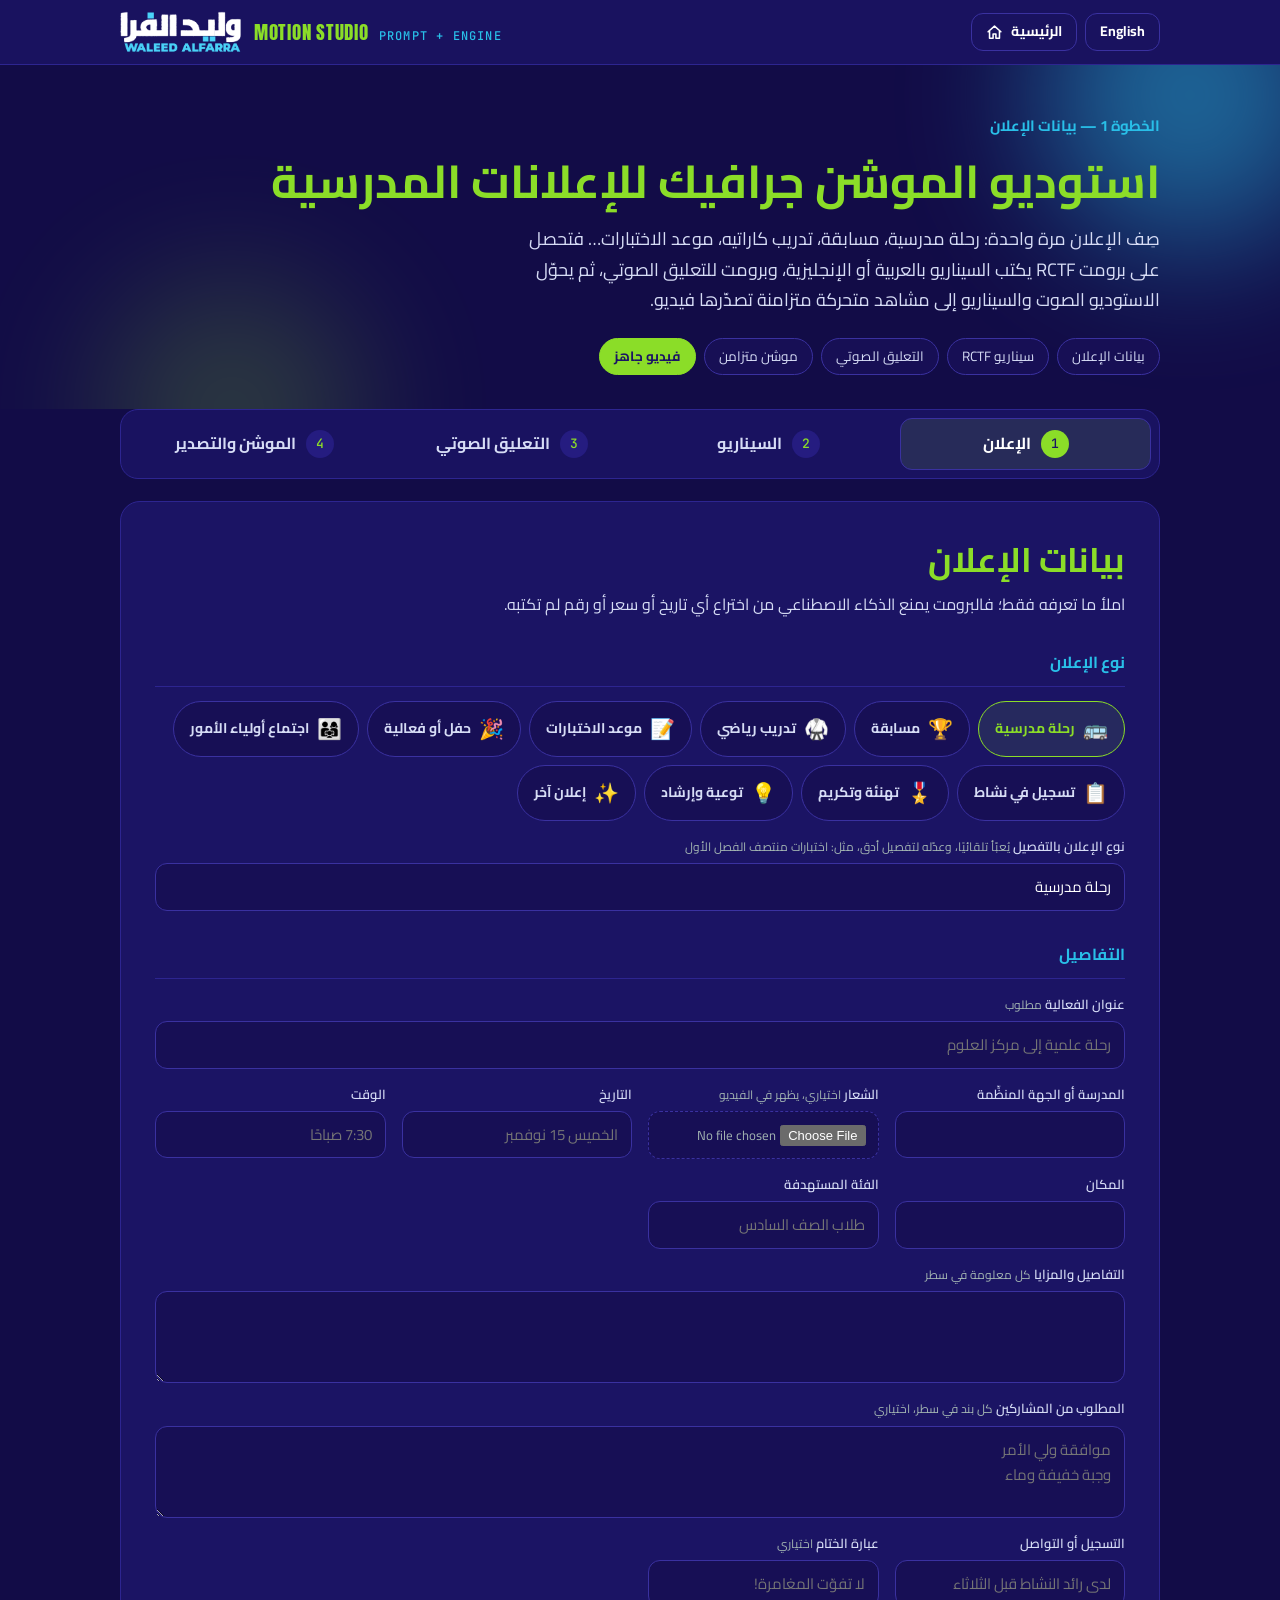
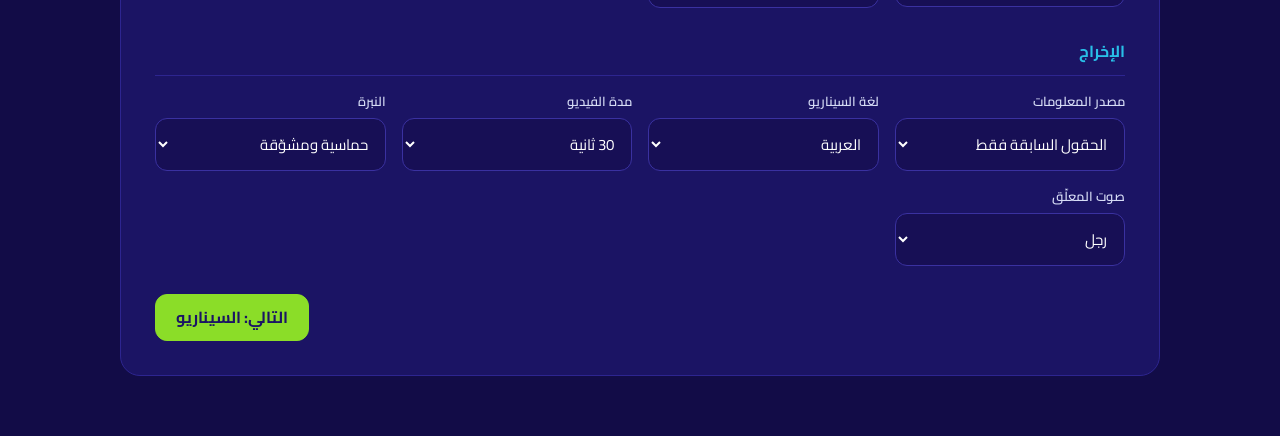
<file: MotionStudio.html>
<!DOCTYPE html>
<html lang="ar" dir="rtl">
<head>
<meta charset="utf-8">
<meta name="viewport" content="width=device-width, initial-scale=1, viewport-fit=cover">
<title>Motion Studio · استوديو الموشن جرافيك</title>
<link href="assets/logo.png" type="image/x-icon" rel="icon">
<link href="https://fonts.googleapis.com/css2?family=Cairo:wght@400;600;700;900&family=Anton&family=JetBrains+Mono:wght@500&display=swap" rel="stylesheet">
<style>
:root{--bg:#120c47;--bg-2:#170f55;--surface:#1b1464;--surface-2:#251c80;--line:#3a31a0;--line-soft:#2d2590;--ink:#fff;--ink-2:#d6dcf5;--muted:#a3b5b2;--cyan:#29bfe8;--lime:#8bdd28;--navy:#1b1464;--red:#ff5b5b;--r:12px;--ar:Cairo,"Segoe UI",Tahoma,system-ui,sans-serif;--mono:"JetBrains Mono",ui-monospace,Menlo,Consolas,monospace;color-scheme:dark;box-sizing:border-box;padding-top:env(safe-area-inset-top,0px);padding-bottom:env(safe-area-inset-bottom,0px)}
*{box-sizing:border-box}
[hidden]{display:none!important}
body{margin:0;background:var(--bg);color:var(--ink);font:16px/1.7 var(--ar);min-height:100%}
button,input,select,textarea{font:inherit;color:inherit}
::selection{background:var(--lime);color:var(--navy)}
.wrap{max-width:1080px;margin:0 auto;padding:0 20px}
.topbar{background:rgba(27,20,100,.88);backdrop-filter:blur(10px);border-bottom:1px solid var(--line-soft);position:sticky;top:0;z-index:8}
.topbar .wrap{display:flex;align-items:center;justify-content:space-between;gap:12px;height:64px;direction:ltr}
.brand{display:flex;align-items:center;gap:12px;text-decoration:none;font-family:Anton,Impact,sans-serif;letter-spacing:.04em;color:var(--lime);font-size:19px}
.brand img{height:42px;width:auto;display:block}
.brand small{font:500 12px var(--mono);color:var(--cyan);margin-inline-start:10px;letter-spacing:.1em}
.acts{display:flex;gap:8px;align-items:center}.acts .btn{margin:0;white-space:nowrap}.acts svg{width:17px;height:17px;flex:none}
a.btn{text-decoration:none;color:inherit}
html[lang=en] .hero h1,html[lang=en] .phead h2{font-family:Anton,Impact,sans-serif;font-weight:400;letter-spacing:.01em}
@media(max-width:700px){.brand small{display:none}}
.hero{position:relative;overflow:hidden;padding:46px 0 34px}
.orb{position:absolute;border-radius:50%;filter:blur(70px);opacity:.5;pointer-events:none}
.o1{width:300px;height:300px;background:var(--cyan);top:-120px;inset-inline-start:-60px}
.o2{width:260px;height:260px;background:var(--lime);opacity:.22;bottom:-130px;inset-inline-end:8%}
.eyebrow{font:500 13px var(--mono);letter-spacing:.14em;color:var(--cyan);margin:0 0 10px}
html[dir=rtl] .eyebrow{font-family:var(--ar);letter-spacing:0;font-weight:700;font-size:15px}
.hero h1{position:relative;margin:0 0 12px;font-weight:700;font-size:clamp(30px,5vw,46px);line-height:1.35;color:var(--lime)}
.hero p.lede{position:relative;margin:0;max-width:66ch;color:var(--ink-2);font-size:18px}
.flow{position:relative;display:flex;flex-wrap:wrap;gap:8px;margin-top:22px}
.flow span{border:1px solid var(--line);background:var(--bg-2);border-radius:999px;padding:6px 14px;font-size:13.5px;color:var(--ink-2)}
.flow span.e{background:var(--lime);color:var(--navy);border-color:var(--lime);font-weight:700}
.steps{display:flex;gap:6px;padding:8px;background:rgba(27,20,100,.88);border:1px solid var(--line-soft);border-radius:18px;margin-bottom:22px}
.step{flex:1;display:flex;align-items:center;justify-content:center;gap:10px;padding:11px 12px;border-radius:12px;border:1px solid transparent;background:transparent;cursor:pointer;color:var(--ink-2);font-weight:700}
.step .n{width:28px;height:28px;border-radius:50%;display:grid;place-items:center;font:500 13px var(--mono);background:var(--surface-2);color:var(--lime);flex:none}
.step.on{background:rgba(139,221,40,.12);border-color:var(--line);color:var(--ink)}.step.on .n{background:var(--lime);color:var(--navy)}
.panel{background:var(--surface);border:1px solid var(--line-soft);border-radius:20px;padding:34px;margin-bottom:60px}
.panel[hidden]{display:none}
.phead h2{margin:0 0 8px;font-size:clamp(24px,3.4vw,34px);color:var(--lime);line-height:1.4}
.phead p{margin:0 0 6px;color:var(--ink-2)}
h3.sec{margin:30px 0 14px;padding-bottom:10px;border-bottom:1px solid var(--line-soft);font-size:16px;color:var(--cyan)}
.g{display:grid;grid-template-columns:repeat(auto-fit,minmax(215px,1fr));gap:14px 16px}
.f{display:flex;flex-direction:column;gap:6px;min-width:0}.f.w{grid-column:1/-1}
label{font-size:13px;font-weight:600;color:var(--ink-2)}
.h{font-weight:400;color:var(--muted);font-size:12px}
input[type=text],input[type=number],select,textarea{background:var(--bg-2);border:1px solid var(--line);border-radius:var(--r);padding:10px 13px;width:100%;min-height:44px;font-size:15px}
textarea{min-height:92px;resize:vertical}
input:focus,select:focus,textarea:focus{outline:none;border-color:var(--lime)}
select option{background:#1b1464;color:#fff}
input[type=file]{width:100%;background:var(--bg-2);border:1.5px dashed var(--line);border-radius:var(--r);padding:12px;font-size:13px;color:var(--muted)}
.pv{display:none;align-items:center;gap:10px;margin-top:6px;font-size:12.5px;color:var(--muted)}.pv.on{display:flex}.pv img{width:54px;height:54px;object-fit:contain;background:#fff;border-radius:10px}
.chips{display:flex;flex-wrap:wrap;gap:8px}
.chip{display:inline-flex;align-items:center;gap:8px;border:1px solid var(--line);background:var(--bg-2);border-radius:999px;padding:8px 14px;cursor:pointer;font-size:14px}
.chip:has(input:checked){border-color:var(--lime);color:var(--lime);background:rgba(139,221,40,.1)}
.chip input{accent-color:var(--lime);width:16px;height:16px;margin:0}
.ty .chip{padding:10px 16px;font-weight:700}.ty .chip input{position:absolute;opacity:0;pointer-events:none}.ty .chip i{font-style:normal;font-size:20px}
.ty .chip:focus-within{outline:2px solid var(--cyan);outline-offset:2px}
.row{display:flex;gap:11px;flex-wrap:wrap;margin-top:28px}.row.end{justify-content:flex-end}
.btn{display:inline-flex;align-items:center;justify-content:center;gap:8px;min-height:44px;padding:9px 20px;border-radius:12px;border:1px solid var(--line);background:transparent;cursor:pointer;font-weight:700;transition:transform .16s,box-shadow .16s,background .16s}
.btn:hover{box-shadow:0 8px 22px rgba(41,191,232,.3);transform:translateY(-1px)}
.btn.p{background:var(--lime);color:var(--navy);border-color:var(--lime)}
.btn.sm{min-height:38px;padding:6px 14px;font-size:14px}
.btn.c{border-color:var(--cyan);color:var(--cyan);min-height:34px;padding:4px 13px;font-size:13px}
.btn.rec{border-color:var(--red);color:var(--red)}
.btn[disabled]{opacity:.45;pointer-events:none}
.seg{display:inline-flex;flex-wrap:wrap;border:1px solid var(--line);border-radius:999px;overflow:hidden}
.seg button{background:transparent;border:0;padding:9px 18px;cursor:pointer;font-weight:700;color:var(--muted)}
.seg button.on{background:var(--cyan);color:var(--navy)}
.blk{background:var(--bg-2);border:1px solid var(--line-soft);border-radius:14px;margin-bottom:16px;overflow:hidden}
.bh{display:flex;align-items:center;justify-content:space-between;gap:10px;padding:11px 16px;background:var(--surface-2);border-bottom:1px solid var(--line-soft)}
.bh b{font-size:14px;color:var(--lime)}
.ba{display:flex;gap:6px;flex-wrap:wrap}
.bf{display:flex;flex-wrap:wrap;align-items:center;gap:8px;padding:10px 16px;border-top:1px solid var(--line-soft);font-size:12.5px;color:var(--muted)}
pre{margin:0;padding:16px 18px;white-space:pre-wrap;word-wrap:break-word;font:13.5px/1.9 var(--ar);color:var(--ink-2);max-height:420px;overflow:auto}
pre.rtl{direction:rtl;text-align:right}pre.ltr{direction:ltr;text-align:left;font-family:var(--mono);font-size:12.5px}
.note{background:var(--bg-2);border:1px solid var(--line-soft);border-inline-start:4px solid var(--cyan);border-radius:14px;padding:12px 16px;font-size:13.5px;color:var(--ink-2);margin:0 0 14px}
.note.warn{border-inline-start-color:var(--lime)}
.note[hidden]{display:none}
.note ol{margin:6px 0 0;padding-inline-start:20px}
.scs{display:grid;gap:10px;margin-top:16px}
.sc{display:grid;grid-template-columns:auto 1fr;gap:4px 14px;align-items:start;background:var(--bg-2);border:1px solid var(--line-soft);border-radius:14px;padding:12px 16px}
.sc .e{font-size:34px;line-height:1.2;grid-row:span 2}
.sc small{font:500 12px var(--mono);color:var(--cyan)}
.sc b{color:var(--lime);font-size:16px;margin-inline-start:6px}
.sc p{margin:0;color:var(--ink-2);font-size:14px}
.ai{display:flex;align-items:center;gap:12px;flex-wrap:wrap;margin-top:12px;font-size:14px;color:var(--ink-2)}
.ai audio{height:40px;max-width:100%}
.dot{width:10px;height:10px;border-radius:50%;background:var(--red);display:inline-block;animation:bl 1s infinite}@keyframes bl{50%{opacity:.2}}
.times{display:grid;grid-template-columns:repeat(auto-fill,minmax(150px,1fr));gap:10px;margin-top:12px}
.times .f label{font-size:12px}
.times input[readonly]{opacity:.55}
.tap{margin-top:16px;background:var(--bg-2);border:1px solid var(--line);border-radius:16px;padding:18px}
.tap[hidden]{display:none}
.tapnow{font-size:15px;color:var(--ink-2);margin:0 0 12px}.tapnow b{color:var(--lime)}
.tapbtn{width:100%;min-height:96px;font-size:22px}
#stage{margin-top:18px}
details.pro{margin-top:30px;background:var(--bg-2);border:1px solid var(--line-soft);border-radius:16px;padding:6px 18px}
details.pro summary{cursor:pointer;font-weight:700;color:var(--cyan);padding:10px 0}
.toast{position:fixed;bottom:calc(24px + env(safe-area-inset-bottom,0px));inset-inline:0;margin:auto;width:max-content;max-width:90vw;background:var(--lime);color:var(--navy);font-weight:700;padding:10px 22px;border-radius:999px;opacity:0;transform:translateY(12px);transition:.25s;pointer-events:none;z-index:20;text-align:center}
.toast.on{opacity:1;transform:none}
@media(max-width:700px){.panel{padding:22px}.step .t{display:none}}
</style>
</head>
<body>
<header class="topbar"><div class="wrap">
<a class="brand" href="index.html"><img src="assets/waleed1-logo.png" alt="Waleed 2026" onerror="this.style.display='none'"><span>MOTION STUDIO<small>PROMPT + ENGINE</small></span></a>
<div class="acts"><a class="btn sm" href="index.html"><svg viewBox="0 0 24 24" fill="none" stroke="currentColor" stroke-width="2.2" stroke-linecap="round" stroke-linejoin="round"><path d="M3 11l9-8 9 8M5 10v10h5v-6h4v6h5V10"/></svg><span data-en="Home page">الرئيسية</span></a><button class="btn sm" id="ui" type="button" title="English / العربية">English</button></div>
</div></header>

<div class="hero"><i class="orb o1"></i><i class="orb o2"></i><div class="wrap">
<p class="eyebrow" id="eb">الخطوة 1 — بيانات الإعلان</p>
<h1 data-en="Motion Graphics Announcement Studio">استوديو الموشن جرافيك للإعلانات المدرسية</h1>
<p class="lede" data-en="Describe the announcement once: a school trip, a competition, karate training, the exam timetable… You get an RCTF prompt that writes the script in Arabic or English, a voice-over prompt, and then the studio turns the voice and the script into synced animated scenes that you export as a video.">صِف الإعلان مرة واحدة: رحلة مدرسية، مسابقة، تدريب كاراتيه، موعد الاختبارات… فتحصل على برومت RCTF يكتب السيناريو بالعربية أو الإنجليزية، وبرومت للتعليق الصوتي، ثم يحوّل الاستوديو الصوت والسيناريو إلى مشاهد متحركة متزامنة تصدّرها فيديو.</p>
<div class="flow"><span data-en="Announcement details">بيانات الإعلان</span><span data-en="RCTF script">سيناريو RCTF</span><span data-en="Voice-over">التعليق الصوتي</span><span data-en="Synced motion">موشن متزامن</span><span class="e" data-en="Ready video">فيديو جاهز</span></div>
</div></div>

<main class="wrap">
<nav class="steps">
<button class="step on" data-go="0"><span class="n">1</span><span class="t" data-en="Announcement">الإعلان</span></button>
<button class="step" data-go="1"><span class="n">2</span><span class="t" data-en="Script">السيناريو</span></button>
<button class="step" data-go="2"><span class="n">3</span><span class="t" data-en="Voice-over">التعليق الصوتي</span></button>
<button class="step" data-go="3"><span class="n">4</span><span class="t" data-en="Motion & export">الموشن والتصدير</span></button>
</nav>

<!-- Step 1 -->
<section class="panel" id="p0">
<div class="phead"><h2 data-en="Announcement details">بيانات الإعلان</h2><p data-en="Fill in only what you know. The prompt forbids the AI from inventing any date, price or number you did not write.">املأ ما تعرفه فقط؛ فالبرومت يمنع الذكاء الاصطناعي من اختراع أي تاريخ أو سعر أو رقم لم تكتبه.</p></div>
<h3 class="sec" data-en="Announcement type">نوع الإعلان</h3>
<div class="chips ty" id="types"></div>
<div class="g" id="otherBox" style="margin-top:14px"><div class="f w"><label for="oth"><span data-en="Announcement type in detail">نوع الإعلان بالتفصيل</span> <span class="h" data-en="filled in automatically; edit it to be more specific, e.g. Mid-term exams for the first term">يُعبّأ تلقائيًا، وعدّله لتفصيل أدق، مثل: اختبارات منتصف الفصل الأول</span></label><input type="text" id="oth" placeholder="مثال: حملة تبرع بالكتب" data-en-ph="e.g. Book donation drive"></div></div>
<h3 class="sec" data-en="The details">التفاصيل</h3>
<div class="g">
<div class="f w"><label for="ti"><span data-en="Event title">عنوان الفعالية</span> <span class="h" data-en="required">مطلوب</span></label><input type="text" id="ti"></div>
<div class="f"><label for="org" data-en="School or organizer">المدرسة أو الجهة المنظِّمة</label><input type="text" id="org"></div>
<div class="f"><label for="logo"><span data-en="Logo">الشعار</span> <span class="h" data-en="optional, appears in the video">اختياري، يظهر في الفيديو</span></label><input type="file" id="logo" accept="image/*"><div class="pv" id="pvl"></div></div>
<div class="f"><label for="dt" data-en="Date">التاريخ</label><input type="text" id="dt" placeholder="الخميس 15 نوفمبر" data-en-ph="Thursday 15 November"></div>
<div class="f"><label for="tm" data-en="Time">الوقت</label><input type="text" id="tm" placeholder="7:30 صباحًا" data-en-ph="7:30 am"></div>
<div class="f"><label for="pl" data-en="Place">المكان</label><input type="text" id="pl"></div>
<div class="f"><label for="au" data-en="Audience">الفئة المستهدفة</label><input type="text" id="au" placeholder="طلاب الصف السادس" data-en-ph="Grade 6 students"></div>
<div class="f w"><label for="de"><span data-en="Highlights">التفاصيل والمزايا</span> <span class="h" data-en="one per line">كل معلومة في سطر</span></label><textarea id="de"></textarea></div>
<div class="f w"><label for="rq"><span data-en="What participants need">المطلوب من المشاركين</span> <span class="h" data-en="one per line, optional">كل بند في سطر، اختياري</span></label><textarea id="rq" placeholder="موافقة ولي الأمر&#10;وجبة خفيفة وماء" data-en-ph="Parent consent form&#10;A snack and water"></textarea></div>
<div class="f"><label for="rg" data-en="Registration or contact">التسجيل أو التواصل</label><input type="text" id="rg" placeholder="لدى رائد النشاط قبل الثلاثاء" data-en-ph="With the activities lead before Tuesday"></div>
<div class="f"><label for="ct"><span data-en="Closing line">عبارة الختام</span> <span class="h" data-en="optional">اختياري</span></label><input type="text" id="ct" placeholder="لا تفوّت المغامرة!" data-en-ph="Don't miss the adventure!"></div>
</div>
<h3 class="sec" data-en="Direction">الإخراج</h3>
<div class="g">
<div class="f"><label for="src" data-en="Source of the information">مصدر المعلومات</label><select id="src"><option value="fields" data-en="The fields above only">الحقول السابقة فقط</option><option value="file" data-en="I will attach a file with the event details (PDF, image or document)">سأرفق ملفًا بتفاصيل الفعالية (PDF أو صورة أو مستند)</option></select></div>
<div class="f"><label for="lg" data-en="Script language">لغة السيناريو</label><select id="lg"><option value="ar" data-en="Arabic">العربية</option><option value="en" data-en="English">الإنجليزية</option><option value="both" data-en="Arabic with English on screen">عربي مع ترجمة إنجليزية على الشاشة</option></select></div>
<div class="f"><label for="du" data-en="Video length">مدة الفيديو</label><select id="du"><option value="15" data-en="15 seconds (a story)">15 ثانية (ستوري)</option><option value="30" selected data-en="30 seconds">30 ثانية</option><option value="45" data-en="45 seconds">45 ثانية</option><option value="60" data-en="60 seconds">60 ثانية</option><option value="auto" data-en="Automatic, as the content needs">تلقائية حسب المحتوى</option></select></div>
<div class="f"><label for="tn" data-en="Tone">النبرة</label><select id="tn"><option value="0" data-en="enthusiastic and exciting">حماسية ومشوّقة</option><option value="1" data-en="formal yet friendly">رسمية ودودة</option><option value="2" data-en="calm and clear">هادئة وواضحة</option><option value="3" data-en="playful and child-friendly">مرحة تناسب الأطفال</option></select></div>
<div class="f"><label for="vo" data-en="Narrator voice">صوت المعلّق</label><select id="vo"><option value="m" data-en="male">رجل</option><option value="f" data-en="female">امرأة</option></select></div>
</div>
<p class="note warn" id="srcNote" hidden style="margin-top:16px" data-en="Attach the file with the prompt in Claude, ChatGPT or Gemini. The fields become optional; anything you type in them overrides the file. After reading the script, review the facts the AI extracted from the file.">أرفق الملف مع البرومت في Claude أو ChatGPT أو Gemini. تصبح الحقول اختيارية، وما تكتبه فيها يتقدّم على ما في الملف. وبعد قراءة السيناريو راجع المعلومات التي استخرجها الذكاء الاصطناعي من الملف.</p>
<div class="row end"><button class="btn p" data-go="1" data-en="Next: The script">التالي: السيناريو</button></div>
</section>

<!-- Step 2 -->
<section class="panel" id="p1" hidden>
<div class="phead"><h2 data-en="The script">السيناريو</h2><p data-en="Copy the prompt into Claude, ChatGPT or Gemini. It returns the script as JSON scenes; paste that reply below.">انسخ البرومت إلى Claude أو ChatGPT أو Gemini، فيعيد السيناريو مشاهد بصيغة JSON، ثم الصق الرد في الأسفل.</p></div>
<div id="pr"></div>
<h3 class="sec" data-en="Paste the chatbot reply">الصق ردّ الروبوت</h3>
<textarea id="js" dir="ltr" placeholder='{"title":"...","scenes":[...]}' style="min-height:150px;font-family:var(--mono);font-size:12.5px"></textarea>
<div class="row"><button class="btn p" id="rd" type="button" data-en="Read the script">قراءة السيناريو</button><button class="btn" id="smp" type="button" data-en="Load a ready example">تحميل مثال جاهز</button></div>
<div class="scs" id="scs"></div>
<div class="row"><button class="btn" data-go="0" data-en="Back">رجوع</button><button class="btn p" data-go="2" data-en="Next: Voice-over">التالي: التعليق الصوتي</button></div>
</section>

<!-- Step 3 -->
<section class="panel" id="p2" hidden>
<div class="phead"><h2 data-en="Voice-over">التعليق الصوتي</h2><p data-en="Generate the narration in Google AI Studio, record it in your own voice, or skip it and preview without sound.">ولّد التعليق في Google AI Studio، أو سجّله بصوتك، أو تخطَّه وعاين بلا صوت.</p></div>
<p class="note warn" id="noData" data-en="Read a script in step 2 first (or load the ready example).">اقرأ السيناريو في الخطوة 2 أولًا (أو حمّل المثال الجاهز).</p>
<div id="ttsBox">
<div class="note"><b data-en="Steps in Google AI Studio:">الخطوات في Google AI Studio:</b><ol><li data-en="Open Generate speech and keep Single-speaker audio.">افتح Generate speech واترك الوضع Single-speaker audio.</li><li id="vsug"></li><li data-en="Paste the style instructions in the Style instructions box and the script in the Text box.">الصق تعليمات الأسلوب في خانة Style instructions، والنص في خانة Text.</li><li data-en="Press Run, listen, then download the file and upload it below.">اضغط Run واستمع، ثم نزّل الملف وارفعه في الأسفل.</li></ol></div>
<div id="tts"></div>
</div>
<h3 class="sec" data-en="The audio file">ملف الصوت</h3>
<div class="g">
<div class="f"><label for="af" data-en="Upload the audio (WAV, MP3, M4A…)">ارفع الملف الصوتي (WAV أو MP3 أو M4A…)</label><input type="file" id="af" accept="audio/*,.wav,.mp3,.m4a,.ogg,.webm"></div>
<div class="f"><label data-en="Or record in your own voice">أو سجّل بصوتك</label><div class="chips"><button class="btn sm rec" id="mic" type="button"><span class="dot" id="micDot" hidden></span><span id="micT">● تسجيل</span></button><button class="btn sm" id="noAud" type="button" data-en="Remove the audio">إزالة الصوت</button></div></div>
</div>
<div class="ai" id="audInfo"></div>
<div class="row"><button class="btn" data-go="1" data-en="Back">رجوع</button><button class="btn p" data-go="3" data-en="Next: Motion & export">التالي: الموشن والتصدير</button></div>
</section>

<!-- Step 4 -->
<section class="panel" id="p3" hidden>
<div class="phead"><h2 data-en="Motion & export">الموشن والتصدير</h2><p data-en="The studio builds the scenes and syncs them to the voice. Press play, adjust, then export a video.">يبني الاستوديو المشاهد ويزامنها مع الصوت. شغّل وعدّل، ثم صدّر الفيديو.</p></div>
<div class="g">
<div class="f"><label for="theme" data-en="Visual identity">الهوية البصرية</label><select id="theme">
<option value="site" data-en="Navy, cyan and lime">كحلي وسماوي وليموني</option>
<option value="sport" data-en="Sporty black, red and yellow">رياضي: أسود وأحمر وأصفر</option>
<option value="calm" data-en="Formal green and gold">رسمي: أخضر وذهبي</option>
<option value="fun" data-en="Festive purple, pink and orange">احتفالي: بنفسجي ووردي وبرتقالي</option>
<option value="sea" data-en="Sea blue and turquoise">بحري: أزرق وتركوازي</option>
<option value="light" data-en="Light and warm">فاتح ودافئ</option></select></div>
<div class="f"><label for="sty" data-en="Motion style">أسلوب الحركة</label><select id="sty"><option value="cine" data-en="Cinematic explainer">سينمائي توضيحي</option><option value="pop" data-en="Lively and colourful">حيوي وملوّن</option></select></div>
<div class="f"><label data-en="Options">الخيارات</label><span class="chips"><label class="chip"><input type="checkbox" id="cc" checked><span data-en="Captions with word highlighting">ترجمة سفلية تُبرز الكلمة</span></label></span></div>
</div>
<h3 class="sec" data-en="Syncing scenes to the voice">مزامنة المشاهد مع الصوت</h3>
<div class="seg" id="sync"><button data-m="smart" class="on" data-en="Smart sync (pauses)">تزامن ذكي (الوقفات)</button><button data-m="words" data-en="By word count">حسب عدد الكلمات</button><button data-m="tap" data-en="Tap to sync">تزامن يدوي بالضغط</button></div>
<p class="note" id="syncNote" style="margin-top:12px"></p>
<div class="tap" id="tap" hidden>
<p class="tapnow" id="tapNow"></p>
<div class="row" style="margin-top:0"><button class="btn p" id="tapGo" type="button" data-en="Start listening">ابدأ الاستماع</button><button class="btn" id="tapX" type="button" data-en="Cancel">إلغاء</button></div>
<button class="btn tapbtn" id="tapN" type="button" disabled style="margin-top:12px" data-en="Next scene ▶ (or Space)">المشهد التالي ◀ (أو مفتاح المسافة)</button>
</div>
<div id="stage"></div>
<div class="times" id="times"></div>
<div class="row"><button class="btn" id="exH" type="button" data-en="Download a playable HTML file">تنزيل ملف HTML تشغيلي</button></div>
<p class="note" style="margin-top:14px" data-en="Export video records the motion in real time with its sound (MP4 when the browser supports it, otherwise WebM). Keep this tab open and visible until the download starts.">«تصدير فيديو» يسجّل الموشن مع صوته في الزمن الحقيقي (MP4 إن دعمه المتصفح، وإلا WebM). أبقِ التبويب مفتوحًا وظاهرًا حتى يبدأ التنزيل.</p>
<details class="pro"><summary data-en="Studio-grade level: a prompt for a custom-built motion piece">مستوى الاستوديو: برومت لبناء موشن مخصّص بالكامل</summary>
<p class="note" data-en="This prompt hands the same script and the same timings to Claude, Gemini or ChatGPT to build a bespoke HTML motion piece. Attach the audio file and the logo with it.">يعطي هذا البرومت السيناريو نفسه والتوقيت نفسه إلى Claude أو Gemini أو ChatGPT ليبني موشن HTML مخصّصًا. أرفق معه ملف الصوت والشعار.</p>
<div id="pro"></div></details>
<div class="row"><button class="btn" data-go="2" data-en="Back">رجوع</button></div>
</section>
</main>
<div class="toast" id="tt"></div>

<script>
/* ==========================================================================
   STUDIO — self-contained motion engine + player.
   Also stringified into the exported HTML, so it must not touch page globals.
   ========================================================================== */
function STUDIO(host,D,O){
'use strict';
O=O||{};
const W=1920,H=1080,AR=D.lang!=='en',UA=(O.ui||(AR?'ar':'en'))==='ar';
const FA='Cairo,"Segoe UI",Tahoma,Arial,sans-serif',FE='"Segoe UI Emoji","Apple Color Emoji","Noto Color Emoji",sans-serif';
const THS={
 site:{bg0:'#0a0631',bg1:'#221889',a:'#8bdd28',b:'#29bfe8',ink:'#ffffff',soft:'rgba(255,255,255,.8)',dark:'#120c47',card:'rgba(255,255,255,.09)'},
 sport:{bg0:'#060609',bg1:'#3d0a12',a:'#ff3d3d',b:'#ffc61a',ink:'#ffffff',soft:'rgba(255,255,255,.8)',dark:'#140405',card:'rgba(255,255,255,.08)'},
 calm:{bg0:'#04221b',bg1:'#0f5443',a:'#e9c46a',b:'#8fd9c0',ink:'#ffffff',soft:'rgba(255,255,255,.82)',dark:'#05251e',card:'rgba(255,255,255,.09)'},
 fun:{bg0:'#220d55',bg1:'#74208f',a:'#ffb21e',b:'#ff5fa8',ink:'#ffffff',soft:'rgba(255,255,255,.84)',dark:'#25105a',card:'rgba(255,255,255,.1)'},
 sea:{bg0:'#021b31',bg1:'#0a5f8e',a:'#3be3ff',b:'#9cf7d0',ink:'#ffffff',soft:'rgba(255,255,255,.82)',dark:'#021f36',card:'rgba(255,255,255,.09)'},
 light:{bg0:'#fff9ef',bg1:'#ffd9b0',a:'#ff6a3d',b:'#2f6bff',ink:'#1d1b3a',soft:'rgba(29,27,58,.78)',dark:'#ffffff',card:'rgba(29,27,58,.07)'}};
const T0=THS[O.theme]||THS.site;let T=T0;
const L10={play:UA?'تشغيل':'Play',pause:UA?'إيقاف':'Pause',replay:UA?'إعادة':'Replay',exp:UA?'⬇ تصدير فيديو':'⬇ Export video',rec:UA?'● جارٍ التسجيل… أبقِ التبويب ظاهرًا':'● Recording… keep this tab visible',
 nosup:UA?'متصفحك لا يدعم تسجيل الفيديو؛ جرّب Chrome أو Edge.':'Your browser cannot record video; try Chrome or Edge.',done:UA?'تم التصدير ✓':'Exported ✓',chip:UA?'إعلان موشن جرافيك · 16:9 · 1080p':'Motion graphics announcement · 16:9 · 1080p',show:UA?'تشغيل العرض السينمائي':'Play the cinematic show',scenes:UA?'مشاهد':'scenes',voice:UA?'تعليق صوتي':'voice-over',novoice:UA?'بلا صوت':'no sound'};
if(!document.getElementById('mgcss')){const s=document.createElement('style');s.id='mgcss';s.textContent=
'.mg{background:#0b0730;border:1px solid #3a31a0;border-radius:16px;overflow:hidden;font-family:Cairo,system-ui,sans-serif}'+
'.mg-stage{position:relative;aspect-ratio:16/9;background:#000}.mg canvas{width:100%;height:100%;display:block}'+
'.mg-big{position:absolute;inset:0;margin:auto;width:104px;height:104px;border-radius:50%;border:0;background:rgba(139,221,40,.93);color:#120c47;font-size:40px;cursor:pointer;box-shadow:0 12px 40px rgba(0,0,0,.45);transition:transform .15s}.mg-big:hover{transform:scale(1.07)}.mg-big[hidden]{display:none}'+
'.mg-msg{position:absolute;top:14px;inset-inline:0;margin:auto;width:max-content;max-width:90%;background:rgba(0,0,0,.72);color:#fff;padding:6px 16px;border-radius:999px;font-weight:700;font-size:14px}.mg-msg[hidden]{display:none}.mg-msg.r{background:#e53935}'+
'.mg-bar{display:flex;align-items:center;gap:8px;padding:10px 12px;background:#1b1464;color:#fff;direction:ltr;flex-wrap:wrap}'+
'.mg-bar button{min-height:40px;min-width:40px;padding:0 12px;border-radius:10px;border:1px solid #3a31a0;background:#251c80;color:#fff;font:700 14px Cairo,system-ui,sans-serif;cursor:pointer}.mg-bar button.on{background:#29bfe8;color:#120c47;border-color:#29bfe8}.mg-bar .mg-ex{background:#8bdd28;color:#120c47;border-color:#8bdd28}'+
'.mg-tm{font:600 13px ui-monospace,Menlo,Consolas,monospace;color:#d6dcf5;min-width:92px;text-align:center}'+
'.mg-tl{flex:1 1 180px;position:relative;height:28px;display:flex;align-items:center}.mg-tl input{width:100%;accent-color:#8bdd28;margin:0;position:relative;z-index:1}.mg-tk{position:absolute;top:3px;width:3px;height:22px;border-radius:2px;background:rgba(41,191,232,.75);pointer-events:none}'+
'.mg:fullscreen{display:flex;flex-direction:column;border:0;border-radius:0}.mg:fullscreen .mg-stage{flex:1;aspect-ratio:auto}.mg:fullscreen canvas{object-fit:contain}'+
'.mg.busy .mg-bar{pointer-events:none;opacity:.55}'+'.mg-po{position:absolute;inset:0;display:flex;flex-direction:column;align-items:center;justify-content:center;gap:1.4%;text-align:center;color:#fff;padding:4%}.mg-po[hidden]{display:none}'+'.mg-po-chip{border:1px solid;border-radius:999px;padding:4px 16px;font:700 clamp(11px,1.3vw,15px) Cairo,sans-serif}.mg-po h2{margin:0;font:900 clamp(24px,4.6vw,64px)/1.25 Cairo,sans-serif;max-width:90%}'+'.mg-po p{margin:0;font:600 clamp(13px,1.7vw,22px) Cairo,sans-serif;opacity:.8}.mg-po button{border:0;border-radius:14px;color:#120c47;font:800 clamp(14px,1.8vw,22px) Cairo,sans-serif;padding:.7em 1.6em;cursor:pointer;box-shadow:0 10px 30px rgba(0,0,0,.35);margin-top:1%}'+'.mg-po small{font:600 clamp(10px,1.1vw,13px) Cairo,sans-serif;opacity:.65}.mg-sn{display:flex;gap:4px;flex-wrap:wrap}.mg-sn button{min-width:34px;min-height:34px;padding:0 8px;font-size:13px}.mg-sn button.on{background:#ee7b30;border-color:#ee7b30;color:#120c47}';document.head.appendChild(s)}
host.innerHTML='<div class="mg" tabindex="0"><div class="mg-stage"><canvas></canvas><button class="mg-big" type="button" aria-label="'+L10.play+'">▶</button><div class="mg-msg" hidden></div></div><div class="mg-bar"><button class="mg-pp" type="button" title="'+L10.play+'">▶</button><button class="mg-rp" type="button" title="'+L10.replay+'">↺</button><span class="mg-tm">0:00 / 0:00</span><div class="mg-tl"><input type="range" min="0" max="1000" value="0" aria-label="timeline"></div><button class="mg-cc" type="button">CC</button><button class="mg-fs" type="button" title="Fullscreen">⛶</button><button class="mg-ex" type="button">'+L10.exp+'</button></div></div>';
const q=s=>host.querySelector(s),MG=q('.mg'),cv=q('canvas'),X=cv.getContext('2d'),BIG=q('.mg-big'),MSG=q('.mg-msg'),PP=q('.mg-pp'),TM=q('.mg-tm'),RG=q('.mg-tl input');
cv.width=W;cv.height=H;
/* ---------- helpers ---------- */
const cl=(v,a,b)=>Math.max(a===undefined?0:a,Math.min(b===undefined?1:b,v)),lerp=(a,b,t)=>a+(b-a)*t;
const eo=t=>1-Math.pow(1-t,3),eio=t=>t<.5?4*t*t*t:1-Math.pow(-2*t+2,3)/2,eob=t=>{const c=1.70158;return t<=0?0:1+(c+1)*Math.pow(t-1,3)+c*Math.pow(t-1,2)};
const hexA=(h,a)=>{const n=parseInt(h.slice(1),16);return 'rgba('+(n>>16)+','+(n>>8&255)+','+(n&255)+','+a+')'};
const isAr=s=>/[؀-ۿ]/.test(s),toL=s=>String(s).replace(/[٠-٩]/g,d=>'٠١٢٣٤٥٦٧٨٩'.indexOf(d)),toA=s=>String(s).replace(/\d/g,d=>'٠١٢٣٤٥٦٧٨٩'[d]);
const fmt=s=>{s=Math.max(0,s);return Math.floor(s/60)+':'+String(Math.floor(s%60)).padStart(2,'0')};
function rr(x,y,w,h,r){r=Math.min(r,w/2,h/2);X.beginPath();X.moveTo(x+r,y);X.arcTo(x+w,y,x+w,y+h,r);X.arcTo(x+w,y+h,x,y+h,r);X.arcTo(x,y+h,x,y,r);X.arcTo(x,y,x+w,y,r);X.closePath()}
let sd=11;const rnd=()=>(sd=sd*16807%2147483647)/2147483647;
const PT=Array.from({length:70},()=>({x:rnd()*W,y:rnd()*H,r:1.5+rnd()*3.5,s:12+rnd()*40,ph:rnd()*6.28,c:rnd()<.5}));
/* ---------- data + timing ---------- */
const SC=(D.scenes||[]).filter(Boolean),N=SC.length;
const wc=s=>String(s||'').trim().split(/\s+/).filter(Boolean).length;
let DUR=+O.dur||0;
if(!(DUR>0)){const tw=SC.reduce((a,s)=>a+wc(s.narration),0);DUR=Math.max(8,tw/(AR?2.1:2.5)+N*.7)}
let ST=Array.isArray(O.times)&&O.times.length===N?O.times.map(Number):null;
if(!ST||ST.some((v,i)=>!isFinite(v)||(i&&v<=ST[i-1])||v>=DUR)){const w=SC.map(s=>String(s.narration||'').length+12),tot=w.reduce((a,b)=>a+b,0)||1;let acc=0;ST=w.map(x=>{const v=acc/tot*DUR;acc+=x;return v})}
if(N)ST[0]=0;
const SEG=SC.map((s,i)=>{const a=ST[i],b=i<N-1?ST[i+1]:DUR,len=b-a,ws=String(s.narration||'').trim().split(/\s+/).filter(Boolean);
 const s0=a+Math.min(.15,len*.05),s1=Math.max(s0+.3,b-Math.min(.45,len*.15)),tl=ws.reduce((x,w)=>x+w.length+1,0)||1;let c=0;
 return {a,b,words:ws.map(w=>{const wa=s0+c/tl*(s1-s0);c+=w.length+1;return {w,a:wa,b:s0+c/tl*(s1-s0)}})}});
let LOGO=null;if(O.logo){LOGO=new Image();LOGO.onload=()=>{dirty=true};LOGO.src=O.logo}
let CC=O.cc!==false;
/* ---------- text ---------- */
const TXA=AR?1730:190,ALN=AR?'right':'left',VX=AR?530:1390,TMAX=880;
function toks(s,rtl){const raw=String(s||'').trim().split(/\s+/).filter(Boolean);if(!rtl)return raw;const out=[];raw.forEach(w=>{if(!isAr(w)&&out.length&&!isAr(out[out.length-1]))out[out.length-1]+=' '+w;else out.push(w)});return out}
function wrap(tk,size,wt,max){X.font=wt+' '+size+'px '+FA;const sp=size*.28,lines=[];let cur=[],cw=0;
 tk.forEach(w=>{const ww=X.measureText(w).width;if(cur.length&&cw+sp+ww>max){lines.push({t:cur,w:cw});cur=[];cw=0}cw=cur.length?cw+sp+ww:ww;cur.push({w,ww})});if(cur.length)lines.push({t:cur,w:cw});return {lines,sp}}
function nLines(s,size,wt,max,rtl){return s?wrap(toks(s,rtl===undefined?AR:rtl),size,wt,max).lines.length:0}
const clean=s=>String(s||'').replace(/[^\p{L}\p{N}]/gu,'');
function kin(s,cx,cy,o){const rtl=o.rtl===undefined?AR:o.rtl,tk=toks(s,rtl);if(!tk.length)return 0;const wt=o.wt||900,size=o.size,{lines,sp}=wrap(tk,size,wt,o.max||1500),lh=size*(o.lh||1.22),al=o.align||'center';
 const acc=clean(o.accent);let y=cy-(lines.length-1)*lh/2,k=0;
 X.save();X.font=wt+' '+size+'px '+FA;X.textBaseline='middle';X.textAlign='center';X.shadowColor=O.theme==='light'?'rgba(120,60,20,.12)':'rgba(0,0,0,.28)';X.shadowBlur=18;X.shadowOffsetY=6;
 lines.forEach(Ln=>{const x0=al==='center'?cx-Ln.w/2:al==='right'?cx-Ln.w:cx;let xr=x0+Ln.w,xl=x0;
  Ln.t.forEach(tk=>{let xc;if(rtl){xc=xr-tk.ww/2;xr-=tk.ww+sp}else{xc=xl+tk.ww/2;xl+=tk.ww+sp}
   const p=cl((o.lt-(o.delay||0)-k*(o.step===undefined?.08:o.step))/.55);k++;if(p<=0)return;const e=eob(p);
   X.globalAlpha=Math.min(1,p*1.7)*(o.alpha===undefined?1:o.alpha);X.direction=isAr(tk.w)?'rtl':'ltr';
   X.fillStyle=acc&&clean(tk.w).includes(acc)?(o.acol||T.a):(o.color||T.ink);
   X.save();X.translate(xc,y+(1-e)*size*.55);const sc=.7+.3*e;X.scale(sc,sc);X.fillText(tk.w,0,0);X.restore()});y+=lh});
 X.restore();return lines.length*lh}
function headSize(s){const n=String(s||'').length;return n>30?80:n>20?94:108}
function emo(e,x,y,size,lt,d){const p=eob(cl((lt-(d||0))/.6));if(p<=0)return;X.save();X.translate(x,y+Math.sin(lt*2.1)*10);X.scale(p,p);X.rotate(Math.sin(lt*1.4)*.05);
 X.fillStyle='#000';X.font=size+'px '+FE;X.textAlign='center';X.textBaseline='middle';X.direction='ltr';X.shadowColor='rgba(0,0,0,.35)';X.shadowBlur=30;X.shadowOffsetY=14;X.fillText(e||'✨',0,0);X.restore()}
function disc(x,y,r,lt){const p=eob(cl(lt/.7));if(p<=0)return;const rg=X.createRadialGradient(x,y,0,x,y,r*1.7);rg.addColorStop(0,hexA(T.b,.32));rg.addColorStop(1,hexA(T.b,0));
 X.fillStyle=rg;X.beginPath();X.arc(x,y,r*1.7*p,0,7);X.fill();X.fillStyle=T.card;X.beginPath();X.arc(x,y,r*p,0,7);X.fill();
 X.save();X.translate(x,y);X.rotate(lt*.5);X.strokeStyle=T.a;X.lineWidth=9;X.lineCap='round';const g=eo(cl((lt-.2)/.8));
 for(let k=0;k<6;k++){const a0=k*Math.PI/3;X.beginPath();X.arc(0,0,(r+36)*p,a0,a0+Math.PI/5*g);X.stroke()}X.restore();
 for(let k=0;k<3;k++){const a=lt*.9+k*2.1;X.fillStyle=k%2?T.a:T.b;X.beginPath();X.arc(x+Math.cos(a)*(r+92)*p,y+Math.sin(a)*(r+92)*p,13-k*3,0,7);X.fill()}}
function textBlock(sc,lt,cy){const hs=headSize(sc.headline),hl=nLines(sc.headline,hs,900,TMAX),h2=sc.headline2?nLines(sc.headline2,46,700,TMAX,false):0,sl=nLines(sc.sub,52,700,TMAX);
 const hH=hl*hs*1.22,h2H=h2?h2*46*1.3+14:0,sH=sl?sl*52*1.4+18:0;let y=cy-(hH+h2H+44+sH)/2;
 kin(sc.headline,TXA,y+hH/2,{size:hs,max:TMAX,align:ALN,lt,delay:.15,accent:sc.accent});y+=hH;
 if(h2){kin(sc.headline2,TXA,y+14+h2*46*1.3/2,{size:46,wt:700,max:TMAX,align:ALN,lt,delay:.5,step:.03,color:T.soft,rtl:false});y+=h2H}
 const uw=230*eo(cl((lt-.55)/.5));if(uw>1){X.fillStyle=T.a;rr(AR?TXA-uw:TXA,y+16,uw,11,6);X.fill()}y+=44;
 if(sl)kin(sc.sub,TXA,y+sH/2,{size:52,wt:700,max:TMAX,align:ALN,lt,delay:.75,step:.04,color:T.soft})}
function numParts(big){const s=String(big||''),m=s.match(/[\d٠-٩]+(?:[.,٫][\d٠-٩]+)?/);if(!m)return null;return {n:parseFloat(toL(m[0]).replace(/[,٫]/,'.')),ar:/[٠-٩]/.test(m[0]),dec:/[.,٫]/.test(m[0]),pre:s.slice(0,m.index).trim(),suf:s.slice(m.index+m[0].length).trim()}}
function numText(P,p){let v=P.n*p;v=P.dec?v.toFixed(1):String(Math.round(v));return P.ar?toA(v):v}
/* ---------- scenes ---------- */
function calV(sc,lt){const p=eob(cl(lt/.65));if(p>0){X.save();X.translate(VX,540);X.rotate(-.04+.04*p);X.scale(1,p);X.shadowColor='rgba(0,0,0,.35)';X.shadowBlur=50;X.shadowOffsetY=24;
  X.fillStyle='#ffffff';rr(-230,-250,460,500,44);X.fill();X.shadowColor='transparent';X.save();rr(-230,-250,460,500,44);X.clip();X.fillStyle=T.a;X.fillRect(-230,-250,460,140);X.restore();
  X.fillStyle='#14102e';[-120,120].forEach(x=>{X.beginPath();X.arc(x,-250,16,0,7);X.fill()});
  X.font='800 50px '+FA;X.textAlign='center';X.textBaseline='middle';X.direction=AR?'rtl':'ltr';X.fillText(sc.tag||(AR?'موعدنا':'Save the date'),0,-178);
  const P=numParts(sc.big);if(P){X.fillStyle='#14102e';X.direction='ltr';X.font='900 '+(String(sc.big).length>4?150:230)+'px '+FA;X.fillText((P.pre?P.pre+' ':'')+numText(P,eo(cl((lt-.4)/.9))),0,50);
   if(P.suf){X.font='700 44px '+FA;X.fillStyle='#4a4672';X.direction=AR?'rtl':'ltr';X.fillText(P.suf,0,190)}}
  else{X.font='190px '+FE;X.direction='ltr';X.fillText(sc.emoji||'📅',0,60)}X.restore()}}
function mapV(sc,lt){const p=eob(cl(lt/.6));if(p>0){X.save();X.translate(VX,540);X.scale(p,p);X.fillStyle=T.card;X.strokeStyle=hexA(T.b,.55);X.lineWidth=4;rr(-330,-270,660,540,40);X.fill();X.stroke();
  X.save();rr(-330,-270,660,540,40);X.clip();X.lineCap='round';
  [[-330,-120,330,-40,26],[-330,140,330,90,20],[-140,-270,-60,270,22],[150,-270,110,270,18]].forEach((r,k)=>{const g=eo(cl((lt-.2-k*.12)/.7));X.strokeStyle=hexA(T.ink,.22);X.lineWidth=r[4];X.beginPath();X.moveTo(r[0],r[1]);X.lineTo(lerp(r[0],r[2],g),lerp(r[1],r[3],g));X.stroke()});
  [[-300,-250,130,100],[180,-250,120,150],[-300,160,140,90],[160,170,140,80],[-20,-20,100,90]].forEach((b,k)=>{X.globalAlpha=cl((lt-.6-k*.08)/.4)*.55;X.fillStyle=k%2?T.b:T.a;rr(b[0],b[1],b[2],b[3],14);X.fill()});X.globalAlpha=1;X.restore();
  const dp=cl((lt-.45)/.7),py=lerp(-520,0,eob(dp));
  for(let k=0;k<3;k++){const rp=((lt-1.1-k*.45)%1.4+1.4)%1.4/1.4;if(lt>1.1){X.strokeStyle=hexA(T.a,(1-rp)*.9);X.lineWidth=5;X.beginPath();X.ellipse(30,30,30+rp*170,(30+rp*170)*.38,0,0,7);X.stroke()}}
  if(dp>0){X.save();X.translate(30,py-30);X.shadowColor='rgba(0,0,0,.35)';X.shadowBlur=24;X.shadowOffsetY=12;X.fillStyle=T.a;X.beginPath();X.arc(0,-90,70,Math.PI*.82,Math.PI*2.18);X.lineTo(0,60);X.closePath();X.fill();
   X.shadowColor='transparent';X.fillStyle='#ffffff';X.beginPath();X.arc(0,-90,30,0,7);X.fill();X.restore()}X.restore()}}
function ringV(sc,lt){const P=numParts(sc.big),g=eo(cl((lt-.3)/1.3)),ap=eob(cl(lt/.6));
 if(ap>0){X.save();X.translate(VX,520);X.scale(ap,ap);const rg=X.createRadialGradient(0,0,0,0,0,400);rg.addColorStop(0,hexA(T.b,.3));rg.addColorStop(1,hexA(T.b,0));X.fillStyle=rg;X.beginPath();X.arc(0,0,400,0,7);X.fill();
  X.lineWidth=28;X.strokeStyle=hexA(T.ink,.12);X.beginPath();X.arc(0,0,240,0,7);X.stroke();X.strokeStyle=T.a;X.lineCap='round';X.beginPath();X.arc(0,0,240,-Math.PI/2,-Math.PI/2+6.283*g);X.stroke();
  X.fillStyle=T.ink;X.textAlign='center';X.textBaseline='middle';X.direction='ltr';
  if(P){const tx=(P.pre?P.pre+' ':'')+numText(P,g);X.font='900 '+(tx.length>5?120:170)+'px '+FA;X.fillText(tx,0,P.suf?-20:0);if(P.suf){X.font='700 46px '+FA;X.fillStyle=T.soft;X.direction=AR?'rtl':'ltr';X.fillText(P.suf,0,110)}}
  else{X.font='170px '+FE;X.fillText(sc.emoji||'⭐',0,0)}X.restore()}}
const R={
hook(sc,lt){const cx=960,cy=400;
 for(let k=0;k<3;k++){const p=cl((lt-k*.16)/1.3);if(p>0&&p<1){X.strokeStyle=hexA(k%2?T.b:T.a,(1-p)*.8);X.lineWidth=14*(1-p)+2;X.beginPath();X.arc(cx,cy,60+eo(p)*820,0,7);X.stroke()}}
 for(let k=0;k<26;k++){const p=cl(lt/1.2);if(p>=1)break;const a=k/26*6.283+.3,d=eo(p)*(300+(k%5)*70);X.globalAlpha=1-p;X.fillStyle=k%2?T.a:T.b;X.beginPath();X.arc(cx+Math.cos(a)*d,cy+Math.sin(a)*d,7+(k%3)*3,0,7);X.fill()}X.globalAlpha=1;
 emo(sc.emoji,cx,cy,280,lt,0);
 const y2=sc.headline2?790:0;kin(sc.headline,960,700,{size:Math.min(124,headSize(sc.headline)+16),max:1650,lt,delay:.35,accent:sc.accent});
 if(y2)kin(sc.headline2,960,y2,{size:46,wt:700,max:1500,lt,delay:.7,step:.03,color:T.soft,rtl:false});
 kin(sc.sub,960,y2?868:840,{size:54,wt:700,max:1500,lt,delay:.85,step:.04,color:T.soft})},
info(sc,lt){disc(VX,520,250,lt);emo(sc.emoji,VX,520,220,lt,.12);textBlock(sc,lt,520)},
date(sc,lt){calV(sc,lt);
 textBlock(sc,lt,520)},
place(sc,lt){mapV(sc,lt);
 textBlock(sc,lt,520)},
list(sc,lt,L){const it=(Array.isArray(sc.items)?sc.items:[]).slice(0,4),n=Math.max(1,it.length);
 disc(VX,540,220,lt);emo(sc.emoji,VX,540,190,lt,.1);
 const hs=Math.min(92,headSize(sc.headline));kin(sc.headline,TXA,250,{size:hs,max:TMAX,align:ALN,lt,delay:.1,accent:sc.accent});
 const step=Math.max(.45,(L*.68-.7)/n);
 it.forEach((s,k)=>{const ti=.7+k*step,p=eo(cl((lt-ti)/.5));if(p<=0)return;const y=410+k*130,x=AR?TXA-860:TXA,dx=(1-p)*(AR?160:-160);
  X.save();X.globalAlpha=p;X.translate(dx,0);X.fillStyle=T.card;X.strokeStyle=hexA(T.b,.5);X.lineWidth=3;rr(x,y,860,106,30);X.fill();X.stroke();
  const ccx=AR?TXA-58:TXA+58,cp=eob(cl((lt-ti-.15)/.45));X.fillStyle=T.a;X.beginPath();X.arc(ccx,y+53,30*cp,0,7);X.fill();
  if(cp>.5){X.strokeStyle=T.dark;X.lineWidth=7;X.lineCap='round';X.lineJoin='round';X.beginPath();X.moveTo(ccx-13,y+54);X.lineTo(ccx-3,y+64);X.lineTo(ccx+14,y+42);X.stroke()}X.restore();
  kin(String(s),AR?TXA-112:TXA+112,y+53,{size:50,wt:700,max:700,align:ALN,lt:lt-ti,delay:.1,step:.03,alpha:p})})},
number(sc,lt){ringV(sc,lt);
 textBlock(sc,lt,520)},
cta(sc,lt){emo(sc.emoji,960,270,170,lt,0);
 kin(sc.headline,960,480,{size:Math.min(116,headSize(sc.headline)+8),max:1650,lt,delay:.2,accent:sc.accent});
 if(sc.headline2)kin(sc.headline2,960,575,{size:46,wt:700,max:1500,lt,delay:.5,step:.03,color:T.soft,rtl:false});
 const lab=sc.sub||(AR?'سجّل الآن':'Sign up now');X.font='800 64px '+FA;const tw=X.measureText(lab).width,pw=tw+160,ph=132,py=sc.headline2?740:715,ap=eob(cl((lt-.6)/.5));
 if(ap>0){for(let k=0;k<2;k++){const rp=((lt-1.1-k*.6)%1.2+1.2)%1.2/1.2;if(lt>1.1){const e=1+rp*.35;X.strokeStyle=hexA(T.a,(1-rp)*.8);X.lineWidth=5;rr(960-pw*e/2,py-ph*e/2,pw*e,ph*e,ph*e/2);X.stroke()}}
  const s=ap*(1+(lt>1.1?.035*Math.sin(lt*5):0));X.save();X.translate(960,py);X.scale(s,s);X.shadowColor=hexA(T.a,.55);X.shadowBlur=50;X.fillStyle=T.a;rr(-pw/2,-ph/2,pw,ph,ph/2);X.fill();
  X.shadowColor='transparent';X.fillStyle=T.dark;X.textAlign='center';X.textBaseline='middle';X.direction=isAr(lab)?'rtl':'ltr';X.fillText(lab,0,4);X.restore()}
 for(let k=0;k<3;k++){const ph2=((lt*1.6+k/3)%1);if(lt<1)break;X.globalAlpha=Math.sin(ph2*Math.PI)*.9;X.fillStyle=T.b;[[-1],[1]].forEach(([sg])=>{const x=960+sg*(pw/2+150-ph2*90);X.beginPath();X.moveTo(x+sg*22,py-26);X.lineTo(x-sg*10,py);X.lineTo(x+sg*22,py+26);X.lineTo(x+sg*8,py);X.closePath();X.fill()})}X.globalAlpha=1},
outro(sc,lt){const cx=960,cy=400,ap=eob(cl(lt/.7));
 X.save();X.translate(cx,cy);X.rotate(lt*.15);X.fillStyle=hexA(T.a,.07);for(let k=0;k<12;k++){X.rotate(Math.PI/6);X.beginPath();X.moveTo(0,0);X.lineTo(-90,-1300);X.lineTo(90,-1300);X.closePath();X.fill()}X.restore();
 if(ap>0){X.save();X.translate(cx,cy);X.scale(ap,ap);X.shadowColor='rgba(0,0,0,.35)';X.shadowBlur=40;X.fillStyle='#ffffff';X.beginPath();X.arc(0,0,160,0,7);X.fill();X.shadowColor='transparent';
  X.strokeStyle=T.a;X.lineWidth=12;X.lineCap='round';X.beginPath();X.arc(0,0,190,-Math.PI/2,-Math.PI/2+6.283*eo(cl((lt-.3)/1)));X.stroke();
  if(LOGO&&LOGO.complete&&LOGO.naturalWidth){const k=Math.min(220/LOGO.naturalWidth,220/LOGO.naturalHeight);X.drawImage(LOGO,-LOGO.naturalWidth*k/2,-LOGO.naturalHeight*k/2,LOGO.naturalWidth*k,LOGO.naturalHeight*k)}
  else{X.font='150px '+FE;X.textAlign='center';X.textBaseline='middle';X.direction='ltr';X.fillText(sc.emoji||'🏫',0,8)}X.restore()}
 kin(sc.headline||O.school||'',cx,690,{size:96,max:1600,lt,delay:.45,accent:sc.accent});
 if(sc.headline2)kin(sc.headline2,cx,775,{size:44,wt:700,max:1500,lt,delay:.7,step:.03,color:T.soft,rtl:false});
 kin(sc.sub||'',cx,sc.headline2?850:800,{size:52,wt:700,max:1500,lt,delay:.85,step:.04,color:T.soft});
 for(let k=0;k<14;k++){const a=k*2.4+lt*.4,r=420+80*Math.sin(k+lt),tw=Math.sin(lt*3+k)*.5+.5;X.globalAlpha=tw*ap;X.fillStyle=k%2?T.a:T.b;X.save();X.translate(cx+Math.cos(a)*r*1.6,cy+Math.sin(a)*r*.75);X.rotate(lt+k);X.fillRect(-6,-6,12,12);X.restore()}X.globalAlpha=1}};
R.timeline=R.list;
/* ---------- cinematic explainer style ---------- */
const CINE=O.style!=='pop';
const CPS={site:{L:'#f5f1e8',D0:'#0a1130',D1:'#18265c',a:'#ee7b30',b:'#3fa9f5',iL:'#1b2150'},
 sport:{L:'#f2eee8',D0:'#0b0b0f',D1:'#2b0d13',a:'#ff4136',b:'#ffc61a',iL:'#17171d'},
 calm:{L:'#f3efe2',D0:'#05231c',D1:'#0f4a3c',a:'#d4a23a',b:'#5cc4a4',iL:'#0f3a30'},
 fun:{L:'#fbf1e8',D0:'#1d0e4a',D1:'#4a1a70',a:'#ff8a1e',b:'#ff5fa8',iL:'#2b1458'},
 sea:{L:'#edf5f7',D0:'#031d35',D1:'#0b4a72',a:'#ff8b3d',b:'#2bb8e0',iL:'#08324f'},
 light:{L:'#fff8ee',D0:'#1d1b3a',D1:'#2f2c62',a:'#ff6a3d',b:'#2f6bff',iL:'#1d1b3a'}};
const CP=CPS[O.theme]||CPS.site;
const TL={a:CP.a,b:CP.b,ink:CP.iL,soft:hexA(CP.iL,.74),dark:'#ffffff',card:hexA(CP.iL,.06)},TDk={a:CP.a,b:CP.b,ink:'#ffffff',soft:'rgba(255,255,255,.8)',dark:CP.D0,card:'rgba(255,255,255,.08)'};
const NZ=Array.from({length:700},()=>({x:rnd()*W,y:rnd()*H,s:1+rnd()*2.4,c:'rgba(110,80,40,'+(.04+rnd()*.07).toFixed(3)+')'}));
const NET=Array.from({length:8},(_,k)=>{const a=k/8*6.283+rnd()*.5,r=.45+rnd()*.55;return {x:Math.cos(a)*r,y:Math.sin(a)*r,ph:rnd()*6}});NET.push({x:0,y:0,ph:0});
const NEDGE=[[8,0],[8,2],[8,4],[8,6],[0,1],[1,2],[2,3],[3,4],[4,5],[5,6],[6,7],[7,0],[1,8],[5,8],[3,8]];
const LBL={hook:['الافتتاحية','Opening'],info:['فكرة','Idea'],date:['الموعد','Date'],place:['المكان','Venue'],list:['التفاصيل','Details'],number:['بالأرقام','In numbers'],timeline:['البرنامج','Schedule'],cta:['شارك الآن','Join now'],outro:['الختام','Closing']};
const dk=i=>{const t=SC[i].type;return t==='cta'||t==='outro'?true:t==='hook'?false:i%2===1};
const TS=AR?1820:100,isD=()=>T===TDk,items=s=>(Array.isArray(s.items)?s.items:[]).filter(Boolean);
function bgC(d,t){if(d){const g=X.createRadialGradient(W*.68,H*.28,80,W*.5,H*.5,W*.85);g.addColorStop(0,CP.D1);g.addColorStop(1,CP.D0);X.fillStyle=g;X.fillRect(0,0,W,H);
  PT.forEach(p=>{X.globalAlpha=.12+.5*Math.pow(Math.sin(t*1.1+p.ph),2);X.fillStyle='#ffffff';X.beginPath();X.arc(p.x,(p.y+t*5)%H,p.r*.5,0,7);X.fill()});X.globalAlpha=1}
 else{X.fillStyle=CP.L;X.fillRect(0,0,W,H);NZ.forEach(p=>{X.fillStyle=p.c;X.fillRect(p.x,p.y,p.s,p.s)});
  const g=X.createRadialGradient(W/2,H/2,320,W/2,H/2,W*.78);g.addColorStop(0,'rgba(255,255,255,0)');g.addColorStop(1,'rgba(120,90,50,.13)');X.fillStyle=g;X.fillRect(0,0,W,H)}}
function txt(s,x,y,size,wt,col,al,max){s=String(s||'');X.font=wt+' '+size+'px '+FA;while(max&&size>18&&X.measureText(s).width>max){size-=2;X.font=wt+' '+size+'px '+FA}
 X.fillStyle=col;X.textAlign=al;X.textBaseline='middle';X.direction=isAr(s)?'rtl':'ltr';X.fillText(s,x,y)}
function chipC(i,s,lt){const p=eo(cl(lt/.5));if(p<=0)return;const lab=s.label||LBL[s.type]&&LBL[s.type][AR?0:1]||'';X.font='700 30px '+FA;const tw=Math.min(700,X.measureText(lab).width),w=tw+112,h=60,x=AR?W-64-w:64,y=46;
 X.save();X.globalAlpha=p;X.translate((1-p)*(AR?50:-50),0);X.fillStyle=isD()?'rgba(255,255,255,.1)':hexA(CP.iL,.9);X.strokeStyle=isD()?'rgba(255,255,255,.2)':'transparent';X.lineWidth=2;rr(x,y,w,h,30);X.fill();X.stroke();
 const nx=AR?x+w-32:x+32;X.fillStyle=CP.a;X.beginPath();X.arc(nx,y+h/2,19,0,7);X.fill();txt(String(i+1),nx,y+h/2+1,24,800,CP.D0,'center');
 txt(lab,AR?nx-34:nx+34,y+h/2+1,30,700,'#ffffff',AR?'right':'left',700);X.restore()}
function titleC(s,lt){const hs=String(s.headline).length>26?70:84,nl=nLines(s.headline,hs,900,1500),hH=nl*hs*1.22,cy=140+hH/2;
 kin(s.headline,TS,cy,{size:hs,max:1500,align:ALN,lt,delay:.15,step:.06,accent:s.accent});let y=cy+hH/2;
 if(s.headline2){kin(s.headline2,TS,y+26,{size:40,wt:700,max:1400,align:ALN,lt,delay:.4,step:.03,color:T.soft,rtl:false});y+=56}
 const uw=200*eo(cl((lt-.45)/.5));if(uw>1){X.fillStyle=T.a;rr(AR?TS-uw:TS,y+10,uw,9,5);X.fill()}return y+34}
function cardC(x,y,w,h,p,hl){if(p<=0)return;X.save();X.globalAlpha=p;X.translate(0,(1-p)*36);if(!isD()){X.shadowColor='rgba(60,40,10,.13)';X.shadowBlur=44;X.shadowOffsetY=16}
 X.fillStyle=isD()?'rgba(255,255,255,.06)':'#ffffff';rr(x,y,w,h,28);X.fill();X.shadowColor='transparent';X.strokeStyle=hl||(isD()?hexA(CP.b,.45):hexA(CP.iL,.08));X.lineWidth=3;rr(x,y,w,h,28);X.stroke();X.restore()}
function netC(cx,cy,r,lt,d){X.save();X.lineCap='round';NEDGE.forEach(([a,b],k)=>{const p=eo(cl((lt-d-k*.05)/.45));if(p<=0)return;const A1=NET[a],B1=NET[b],ax=cx+(A1.x+.03*Math.sin(lt+A1.ph))*r,ay=cy+(A1.y+.03*Math.cos(lt+A1.ph))*r,bx=cx+(B1.x+.03*Math.sin(lt+B1.ph))*r,by=cy+(B1.y+.03*Math.cos(lt+B1.ph))*r;
  X.strokeStyle=hexA(T.b,.7);X.lineWidth=3;X.beginPath();X.moveTo(ax,ay);X.lineTo(lerp(ax,bx,p),lerp(ay,by,p));X.stroke()});
 NET.forEach((n,k)=>{const p=eob(cl((lt-d-.2-k*.05)/.4));if(p<=0)return;X.fillStyle=k===8?T.a:T.b;X.beginPath();X.arc(cx+(n.x+.03*Math.sin(lt+n.ph))*r,cy+(n.y+.03*Math.cos(lt+n.ph))*r,(k===8?14:10)*p,0,7);X.fill()});X.restore()}
function hub(cx,cy,r,s,lt,d){const p=eob(cl((lt-d)/.55));if(p<=0)return;X.save();X.translate(cx,cy);X.scale(p,p);X.fillStyle=isD()?CP.D1:'#ffffff';X.shadowColor='rgba(0,0,0,.2)';X.shadowBlur=36;X.beginPath();X.arc(0,0,r,0,7);X.fill();
 X.shadowColor='transparent';X.strokeStyle=T.a;X.lineWidth=6;X.beginPath();X.arc(0,0,r+12,-Math.PI/2,-Math.PI/2+6.283*eo(cl((lt-d-.2)/.8)));X.stroke();X.restore();emo(s.emoji,cx,cy,r*1.05,lt,d+.1)}
function pill(x,y,w,h,t,p,ic){if(p<=0)return;X.save();X.globalAlpha=p;X.translate((1-p)*(AR?60:-60),0);X.fillStyle=isD()?'rgba(255,255,255,.05)':hexA(CP.iL,.035);X.strokeStyle=hexA(T.b,.6);X.lineWidth=2.5;rr(x,y,w,h,18);X.fill();X.stroke();
 const cx=AR?x+w-42:x+42;if(ic){X.fillStyle='#000';X.font='40px '+FE;X.textAlign='center';X.textBaseline='middle';X.direction='ltr';X.fillText(ic,cx,y+h/2+2)}
 else{X.fillStyle=T.a;X.beginPath();X.arc(cx,y+h/2,20,0,7);X.fill();X.strokeStyle=CP.D0;X.lineWidth=5;X.lineCap='round';X.lineJoin='round';X.beginPath();X.moveTo(cx-9,y+h/2+1);X.lineTo(cx-2,y+h/2+8);X.lineTo(cx+10,y+h/2-7);X.stroke()}
 txt(t,AR?x+w-84:x+84,y+h/2+2,38,700,T.ink,AR?'right':'left',w-120);X.restore()}
const C={
hook(s,lt){const kx=AR?560:1360,ky=560,sx=AR?60:W-60,fx=AR?kx-300:kx+300;X.save();X.lineCap='round';
 for(let k=0;k<9;k++){const y0=ky+(k-4)*48,p=eo(cl((lt-.05-k*.05)/1.1));if(p<=0)continue;X.strokeStyle=k%2?hexA(T.ink,.5):hexA(T.a,.85);X.lineWidth=k%2?3:5;X.beginPath();
  for(let j=0;j<=Math.round(40*p);j++){const u=j/40,x=lerp(sx,kx,u),y=lerp(y0,ky+(k-4)*8,eio(u));j?X.lineTo(x,y):X.moveTo(x,y)}X.stroke();X.fillStyle=T.ink;X.beginPath();X.arc(sx,y0,6*p,0,7);X.fill();
  const q2=eo(cl((lt-.7-k*.04)/1));if(q2>0){const y1=ky+(k-4)*58;X.strokeStyle=hexA(T.a,.75);X.lineWidth=4;X.beginPath();for(let j=0;j<=Math.round(30*q2);j++){const u=j/30,x=lerp(kx,fx,u),y=lerp(ky+(k-4)*8,y1,eio(u));j?X.lineTo(x,y):X.moveTo(x,y)}X.stroke()}}
 X.restore();hub(kx,ky,105,s,lt,.55);
 const hs=Math.min(118,headSize(s.headline)+10),hH=nLines(s.headline,hs,900,860)*hs*1.22;let y=470;kin(s.headline,TS,y,{size:hs,max:860,align:ALN,lt,delay:.3,accent:s.accent});y+=hH/2;
 if(s.headline2){kin(s.headline2,TS,y+30,{size:42,wt:700,max:860,align:ALN,lt,delay:.6,step:.03,color:T.soft,rtl:false});y+=64}
 const uw=220*eo(cl((lt-.7)/.5));if(uw>1){X.fillStyle=T.a;rr(AR?TS-uw:TS,y+12,uw,10,5);X.fill()}y+=58;
 if(s.sub){const p=eo(cl((lt-1)/.5));if(p>0){X.font='700 40px '+FA;const tw=Math.min(780,X.measureText(s.sub).width),pw=tw+80,ph=90,x=AR?TS-pw:TS;X.save();X.globalAlpha=p;X.translate((1-p)*(AR?40:-40),0);X.fillStyle=CP.iL;rr(x,y,pw,ph,20);X.fill();txt(s.sub,x+pw/2,y+ph/2+2,40,700,'#ffffff','center',780);X.restore()}}},
info(s,lt){const y0=titleC(s,lt),cx=AR?520:1400,cy=Math.max(610,y0+250);netC(cx,cy,270,lt,.3);hub(cx,cy,115,s,lt,.45);
 const body=s.sub||'';if(!body)return;const hh=Math.max(240,nLines(body,52,700,660)*52*1.4+120),x=AR?TS-800:TS,y=cy-hh/2;cardC(x,y,800,hh,eo(cl((lt-.5)/.5)));
 const bp=eo(cl((lt-.7)/.4));if(bp>0){X.fillStyle=T.a;rr(AR?x+800-14:x+4,y+30,10,(hh-60)*bp,5);X.fill()}
 kin(body,AR?TS-60:TS+60,cy,{size:52,wt:700,max:660,align:ALN,lt,delay:.85,step:.04,color:T.ink})},
list(s,lt,L){const y0=titleC(s,lt),it=items(s).slice(0,4),n=Math.max(1,it.length),cx=AR?500:1420,cy=620;netC(cx,cy,260,lt,.25);hub(cx,cy,105,s,lt,.4);
 const top=Math.max(320,y0+10),hd=s.sub?92:30,h=hd+n*106+24,x=AR?TS-830:TS;cardC(x,top,830,h,eo(cl((lt-.3)/.5)));
 if(s.sub)txt(s.sub,AR?TS-48:TS+48,top+52,40,800,isD()?CP.b:CP.a,AR?'right':'left',730);
 const step=Math.max(.45,(L*.68-.7)/n);it.forEach((t,k)=>{pill(x+38,top+hd+k*106,754,84,t,eo(cl((lt-.8-k*step)/.45)))})},
date(s,lt){titleC(s,lt);calV(s,lt);const parts=String(s.sub||'').split(/\s*[·•|]\s*/).filter(Boolean),ic=['📅','⏰','📍'];if(!parts.length)return;
 const x=AR?TS-760:TS,y=470-((parts.length-1)*55);cardC(x,y-40,760,parts.length*110+60,eo(cl((lt-.4)/.5)));parts.slice(0,3).forEach((t,k)=>pill(x+36,y+k*110,688,86,t,eo(cl((lt-.8-k*.35)/.45)),ic[k]))},
place(s,lt){titleC(s,lt);mapV(s,lt);if(!s.sub)return;const x=AR?TS-760:TS;cardC(x,430,760,230,eo(cl((lt-.4)/.5)));pill(x+36,502,688,86,s.sub,eo(cl((lt-.9)/.45)),'📍')},
number(s,lt){titleC(s,lt);ringV(s,lt);if(!s.sub)return;const hh=Math.max(220,nLines(s.sub,50,700,640)*50*1.4+110),x=AR?TS-780:TS,cy=560;cardC(x,cy-hh/2,780,hh,eo(cl((lt-.5)/.5)));
 kin(s.sub,AR?TS-60:TS+60,cy,{size:50,wt:700,max:640,align:ALN,lt,delay:.8,step:.04,color:T.ink})},
timeline(s,lt,L){titleC(s,lt);const it=items(s).slice(0,5),n=Math.max(1,it.length),ly=640,x0=AR?W-250:250,x1=AR?250:W-250,step=Math.max(.5,(L*.7-.8)/n),cw=Math.min(330,Math.abs(x1-x0)/Math.max(1,n-1)-30);
 X.lineCap='round';X.strokeStyle=hexA(T.ink,.15);X.lineWidth=12;X.beginPath();X.moveTo(x0,ly);X.lineTo(x1,ly);X.stroke();
 const lp=eo(cl((lt-.4)/(step*Math.max(1,n-1)+.6)));X.strokeStyle=T.a;X.beginPath();X.moveTo(x0,ly);X.lineTo(lerp(x0,x1,lp),ly);X.stroke();
 it.forEach((t,k)=>{const xk=n===1?(x0+x1)/2:lerp(x0,x1,k/(n-1)),ti=.6+k*step,p=eob(cl((lt-ti)/.5));if(p<=0)return;const up=k%2===0,cy=up?ly-190:ly+70,cp=eo(cl((lt-ti-.1)/.45));
  X.strokeStyle=hexA(T.b,.7);X.lineWidth=3;X.beginPath();X.moveTo(xk,ly+(up?-30:30));X.lineTo(xk,up?cy+120:cy);X.globalAlpha=cp;X.stroke();X.globalAlpha=1;
  X.fillStyle=T.a;X.beginPath();X.arc(xk,ly,26*p,0,7);X.fill();X.fillStyle=isD()?CP.D0:'#ffffff';X.beginPath();X.arc(xk,ly,10*p,0,7);X.fill();
  cardC(xk-cw/2,cy,cw,120,cp,hexA(T.b,.55));kin(t,xk,cy+60,{size:34,wt:700,max:cw-36,align:'center',lt:lt-ti,delay:.15,step:.02,color:T.ink,lh:1.15})})},
cta(s,lt,L){R.cta(s,lt,L)},outro(s,lt,L){R.outro(s,lt,L)}};
function sceneC(i,t){const s=SC[i],lt=t-ST[i],Ln=SEG[i].b-SEG[i].a,d=dk(i);T=d?TDk:TL;bgC(d,t);X.save();const z=1+.03*cl(lt/Ln);X.translate(W/2,H/2);X.scale(z,z);X.translate(-W/2,-H/2);
 (C[s.type]||C.info)(s,lt,Ln,i);X.restore();X.shadowBlur=0;X.shadowColor='transparent';X.globalAlpha=1;chipC(i,s,lt)}
function frameC(t){X.setTransform(1,0,0,1,0,0);X.globalAlpha=1;X.shadowBlur=0;X.shadowColor='transparent';if(!N){T=TDk;bgC(true,t);return}
 let i=0;while(i<N-1&&t>=ST[i+1])i++;const d=t-ST[i],TD=Math.min(.8,(SEG[i].b-SEG[i].a)*.3);
 if(i>0&&d<TD){sceneC(i-1,t);const e=eio(d/TD),ex=AR?W*(1-e):W*e;X.save();X.beginPath();if(AR)X.rect(ex,0,W-ex,H);else X.rect(0,0,ex,H);X.clip();sceneC(i,t);X.restore();
  X.save();X.shadowColor='rgba(0,0,0,.35)';X.shadowBlur=34;X.fillStyle=CP.a;X.fillRect(ex-36,0,72,H);X.restore()}
 else sceneC(i,t);
 T=dk(i)?TDk:TL;corner(SC[i]);if(CC)cap(t,i);
 if(t<.35){X.fillStyle='rgba(0,0,0,'+(1-t/.35)+')';X.fillRect(0,0,W,H)}const te=DUR-t;if(te<.6){X.fillStyle='rgba(0,0,0,'+cl(1-te/.6)*.92+')';X.fillRect(0,0,W,H)}}
/* ---------- frame ---------- */
function bg(t){const g=X.createLinearGradient(0,0,W,H);g.addColorStop(0,T.bg0);g.addColorStop(1,T.bg1);X.fillStyle=g;X.fillRect(0,0,W,H);
 [[T.a,.17,0],[T.b,.22,2.1],[T.a,.1,4.2]].forEach(([c,al,ph],k)=>{const x=W*(.5+.4*Math.sin(t*.13+ph)),y=H*(.5+.36*Math.cos(t*.11+ph*1.3)),r=520+80*Math.sin(t*.3+k),rg=X.createRadialGradient(x,y,0,x,y,r);rg.addColorStop(0,hexA(c,al));rg.addColorStop(1,hexA(c,0));X.fillStyle=rg;X.fillRect(0,0,W,H)});
 X.save();X.globalAlpha=.055;X.strokeStyle=T.ink;X.lineWidth=1;const off=(t*14)%80;X.beginPath();for(let x=off-80;x<W;x+=80){X.moveTo(x,0);X.lineTo(x,H)}for(let y=off*.5-80;y<H;y+=80){X.moveTo(0,y);X.lineTo(W,y)}X.stroke();X.restore();
 PT.forEach(p=>{const y=((p.y-t*p.s)%H+H)%H,x=p.x+Math.sin(t*.6+p.ph)*22;X.globalAlpha=.2+.4*Math.pow(Math.sin(t*1.8+p.ph),2);X.fillStyle=p.c?T.a:T.b;X.beginPath();X.arc(x,y,p.r,0,7);X.fill()});X.globalAlpha=1}
function corner(sc){if(!LOGO||!LOGO.complete||!LOGO.naturalWidth||sc.type==='outro')return;const s=110,x=AR?50:W-50-s,y=40;X.save();X.globalAlpha=.95;X.fillStyle='#ffffff';rr(x,y,s,s,26);X.fill();
 const k=Math.min((s-20)/LOGO.naturalWidth,(s-20)/LOGO.naturalHeight);X.drawImage(LOGO,x+s/2-LOGO.naturalWidth*k/2,y+s/2-LOGO.naturalHeight*k/2,LOGO.naturalWidth*k,LOGO.naturalHeight*k);X.restore()}
function cap(t,i){const S=SEG[i];if(!S||!S.words.length||t<S.a+.05||t>S.b-.2)return;const ws=S.words;let cw=-1;ws.forEach((w,k)=>{if(t>=w.a)cw=k});
 const C=8,ci=Math.floor(Math.max(0,cw)/C),ch=ws.slice(ci*C,ci*C+C);X.save();X.font='700 46px '+FA;X.textBaseline='middle';X.textAlign='center';const sp=14,wd=ch.map(w=>X.measureText(w.w).width),tw=wd.reduce((a,b)=>a+b,0)+sp*(ch.length-1),bw=Math.min(1820,tw+90),y=H-92;
 X.fillStyle='rgba(8,6,30,.74)';rr(960-bw/2,y-48,bw,96,48);X.fill();let xr=960+tw/2,xl=960-tw/2;
 ch.forEach((w,j)=>{const k=ci*C+j,xc=AR?xr-wd[j]/2:xl+wd[j]/2;if(AR)xr-=wd[j]+sp;else xl+=wd[j]+sp;X.direction=isAr(w.w)?'rtl':'ltr';X.fillStyle=k===cw?T.a:k<cw?'#ffffff':'rgba(255,255,255,.5)';X.fillText(w.w,xc,y+2)});X.restore()}
function wipe(d,hw){const u=(d+hw)/(2*hw);[[T.b,.1],[T.a,0]].forEach(([c,lag])=>{const e=eio(cl(u-lag)),cxp=lerp(-1520,3440,e),cx=AR?W-cxp:cxp,w2=1260,sk=AR?-260:260;
 X.fillStyle=c;X.beginPath();X.moveTo(cx-w2+sk,0);X.lineTo(cx+w2+sk,0);X.lineTo(cx+w2-sk,H);X.lineTo(cx-w2-sk,H);X.closePath();X.fill()})}
function frame(t){if(CINE)return frameC(t);T=T0;X.setTransform(1,0,0,1,0,0);X.globalAlpha=1;X.shadowBlur=0;X.shadowColor='transparent';bg(t);if(!N)return;
 let i=0;while(i<N-1&&t>=ST[i+1])i++;const s=SC[i],lt=t-ST[i],Ln=SEG[i].b-SEG[i].a;
 X.save();const z=1+.035*cl(lt/Ln);X.translate(W/2,H/2);X.scale(z,z);X.translate(-W/2,-H/2);(R[s.type]||R.info)(s,lt,Ln);X.restore();
 X.shadowBlur=0;X.shadowColor='transparent';X.globalAlpha=1;corner(s);if(CC)cap(t,i);
 for(let k=1;k<N;k++){const hw=Math.min(.42,(ST[k]-ST[k-1])/3),d=t-ST[k];if(Math.abs(d)<hw)wipe(d,hw)}
 if(t<.35){X.fillStyle='rgba(0,0,0,'+(1-t/.35)+')';X.fillRect(0,0,W,H)}const te=DUR-t;if(te<.6){X.fillStyle='rgba(0,0,0,'+cl(1-te/.6)*.92+')';X.fillRect(0,0,W,H)}}
/* ---------- player ---------- */
let A=null;if(O.audio){A=new Audio();A.preload='auto';A.src=O.audio}
let playing=false,base=0,t0=0,raf=0,dirty=true,alive=true,rec=null,AC=null,dest=null;
const now=()=>A?A.currentTime:(playing?base+(performance.now()-t0)/1000:base);
function msg(s,red,ms){MSG.textContent=s;MSG.className='mg-msg'+(red?' r':'');MSG.hidden=!s;if(ms)setTimeout(()=>{if(MSG.textContent===s)MSG.hidden=true},ms)}
function ui(t){t=t===undefined?now():t;PP.textContent=playing?'❚❚':'▶';PP.title=playing?L10.pause:L10.play;BIG.hidden=playing||!!rec||!PO.hidden;{let ci=0;while(ci<N-1&&t>=ST[ci+1])ci++;[...SN.children].forEach((b,k)=>b.classList.toggle('on',k===ci))}TM.textContent=fmt(Math.min(t,DUR))+' / '+fmt(DUR);if(document.activeElement!==RG)RG.value=Math.round(Math.min(t,DUR)/DUR*1000);q('.mg-cc').classList.toggle('on',CC)}
function play(){PO.hidden=true;if(now()>=DUR-.05)seek(0);playing=true;if(A){A.play().catch(()=>{playing=false;ui()})}else t0=performance.now();ui()}
function pause(){if(!A)base=now();else A.pause();playing=false;dirty=true;ui()}
function seek(x){x=cl(x,0,DUR);if(A)A.currentTime=x;else{base=x;t0=performance.now()}dirty=true}
function finish(){if(rec&&rec.state==='recording')setTimeout(()=>{try{rec.stop()}catch(e){}},300)}
function loop(){if(!alive)return;const t=now();if(playing||dirty){frame(Math.min(t,DUR));dirty=false;ui(t)}if(playing&&t>=DUR){pause();finish()}raf=requestAnimationFrame(loop)}
if(A)A.addEventListener('ended',()=>{if(playing){playing=false;dirty=true;ui();finish()}});
const MT=()=>!window.MediaRecorder?'':['video/mp4;codecs=avc1.42E01E,mp4a.40.2','video/mp4;codecs=avc1','video/webm;codecs=vp9,opus','video/webm;codecs=vp8,opus','video/webm','video/mp4'].find(m=>MediaRecorder.isTypeSupported(m))||'';
async function record(){if(!window.MediaRecorder||!cv.captureStream){msg(L10.nosup,true,5000);return}
 try{let tr=cv.captureStream(30).getVideoTracks();
  if(A){if(!AC){AC=new(window.AudioContext||window.webkitAudioContext)();const src=AC.createMediaElementSource(A);dest=AC.createMediaStreamDestination();src.connect(AC.destination);src.connect(dest)}await AC.resume();tr=tr.concat(dest.stream.getAudioTracks())}
  const mt=MT(),chunks=[];rec=new MediaRecorder(new MediaStream(tr),mt?{mimeType:mt,videoBitsPerSecond:8e6}:{videoBitsPerSecond:8e6});
  rec.ondataavailable=e=>{if(e.data&&e.data.size)chunks.push(e.data)};
  rec.onstop=()=>{const type=(rec&&rec.mimeType)||mt||'video/webm',b=new Blob(chunks,{type}),a=document.createElement('a');a.href=URL.createObjectURL(b);a.download=(O.name||'motion')+(/mp4/.test(type)?'.mp4':'.webm');document.body.appendChild(a);a.click();setTimeout(()=>{URL.revokeObjectURL(a.href);a.remove()},4000);rec=null;MG.classList.remove('busy');msg(L10.done,false,3000);ui()};
  PO.hidden=true;pause();seek(0);frame(0);rec.start(500);MG.classList.add('busy');msg(L10.rec,true);ui();setTimeout(play,250)}
 catch(e){rec=null;MG.classList.remove('busy');msg(L10.nosup+' ('+String(e.message||e).slice(0,60)+')',true,6000)}}
PP.onclick=()=>playing?pause():play();BIG.onclick=play;q('.mg-rp').onclick=()=>{seek(0);play()};
RG.oninput=()=>seek(RG.value/1000*DUR);
q('.mg-cc').onclick=()=>{CC=!CC;dirty=true;ui()};
q('.mg-fs').onclick=()=>{document.fullscreenElement?document.exitFullscreen():MG.requestFullscreen&&MG.requestFullscreen()};
q('.mg-ex').onclick=record;
MG.addEventListener('keydown',e=>{if(e.code==='Space'&&!rec&&e.target===MG){e.preventDefault();playing?pause():play()}});
const tl=q('.mg-tl');for(let k=1;k<N;k++){const d=document.createElement('i');d.className='mg-tk';d.style.left='calc('+(ST[k]/DUR*100)+'% - 1px)';tl.appendChild(d)}
if(document.fonts){['900 100px Cairo','700 50px Cairo','800 50px Cairo'].forEach(f=>document.fonts.load(f).then(()=>{dirty=true}).catch(()=>{}));document.fonts.ready.then(()=>{dirty=true})}
const esc2=v=>String(v).replace(/[&<>"]/g,c=>({'&':'&amp;','<':'&lt;','>':'&gt;','"':'&quot;'}[c])),pc=CPS[O.theme]||CPS.site;
const PO=document.createElement('div');PO.className='mg-po';PO.style.background='radial-gradient(circle at 70% 25%,'+pc.D1+','+pc.D0+')';
PO.innerHTML='<span class="mg-po-chip" style="background:'+hexA(pc.a,.16)+';color:'+pc.a+';border-color:'+hexA(pc.a,.5)+'">'+esc2(L10.chip)+'</span><h2 dir="auto">'+esc2(D.title||O.school||'')+'</h2>'+(O.school&&D.title?'<p dir="auto">'+esc2(O.school)+'</p>':'')+'<button type="button" style="background:'+pc.a+'">▶ '+esc2(L10.show)+'</button><small>'+N+' '+L10.scenes+' · '+fmt(DUR)+' · '+(A?L10.voice:L10.novoice)+'</small>';
if(O.poster===false)PO.hidden=true;q('.mg-stage').appendChild(PO);PO.querySelector('button').onclick=play;
const SN=document.createElement('div');SN.className='mg-sn';SC.forEach((s,k)=>{const b=document.createElement('button');b.type='button';b.textContent=k+1;b.title=s.headline||'';b.onclick=()=>{PO.hidden=true;seek(ST[k]+.02);ui()};SN.appendChild(b)});q('.mg-bar').insertBefore(SN,q('.mg-cc'));
frame(0);ui(0);raf=requestAnimationFrame(loop);
return {destroy(){alive=false;cancelAnimationFrame(raf);try{if(rec&&rec.state!=='inactive')rec.stop()}catch(e){}if(A){A.pause();A.removeAttribute('src');A.load()}if(AC)AC.close().catch(()=>{})},
 play,pause,seek,frame,get t(){return now()},dur:DUR,times:ST.slice(),get playing(){return playing}};
}

/* ==========================================================================
   PAGE
   ========================================================================== */
const $=i=>document.getElementById(i),V=i=>($(i).value||'').trim(),C=i=>$(i).checked;
let UI='ar',CUR=0;
const tr=a=>a[UI=='ar'?0:1];
const esc=s=>String(s).replace(/[&<>]/g,c=>({'&':'&amp;','<':'&lt;','>':'&gt;'}[c]));
const toast=m=>{const t=$('tt');t.textContent=m;t.className='toast on';clearTimeout(toast.h);toast.h=setTimeout(()=>t.className='toast',2200)};
const TYPES=[['trip','رحلة مدرسية','School trip','🚌','sea'],['contest','مسابقة','Competition','🏆','fun'],['sport','تدريب رياضي','Sports training','🥋','sport'],['exam','موعد الاختبارات','Exam timetable','📝','site'],['event','حفل أو فعالية','Celebration or event','🎉','fun'],['parents','اجتماع أولياء الأمور','Parents meeting','👨‍👩‍👧','calm'],['register','تسجيل في نشاط','Activity registration','📋','site'],['honor','تهنئة وتكريم','Congratulations and honors','🎖️','calm'],['aware','توعية وإرشاد','Awareness message','💡','light'],['other','إعلان آخر','Other announcement','✨','site']];
const TPH={trip:['رحلة علمية إلى مركز العلوم','A science trip to the science centre'],contest:['مسابقة القارئ المبدع','The Creative Reader competition'],sport:['تدريب الكاراتيه للمبتدئين','Karate training for beginners'],exam:['جدول اختبارات نهاية الفصل الأول','End-of-term exam timetable'],event:['حفل اليوم الوطني','National Day celebration'],parents:['لقاء أولياء الأمور الأول','The first parents meeting'],register:['التسجيل في نادي الروبوت','Robotics club registration'],honor:['تكريم المتفوقين','Honouring top achievers'],aware:['أسبوع التوعية بالسلامة المرورية','Road safety awareness week'],other:['','']};
const MSG={need:['اكتب عنوان الفعالية أولًا، أو اختر إرفاق ملف بالتفاصيل','Please enter the event title first, or choose to attach a file with the details'],cp:['تم النسخ · Copied','Copied · تم النسخ'],bad:['تعذّرت قراءة JSON: تأكد أنك نسخت ردّ الروبوت كاملًا','Could not read the JSON: make sure you copied the whole chatbot reply'],ok:['تمت قراءة السيناريو: ','Script read: '],sc:[' مشاهد',' scenes'],nodata:['اقرأ السيناريو أولًا في الخطوة 2','Read a script in step 2 first']};
let TY='trip',THEME_TOUCHED=false,LOGO_URL='',DATA=null,AUD=null,MODE='smart',MANUAL=null,CUSTOM=null,PLAYER=null;

/* ---------- step 1 ---------- */
function syncOth(){const o=V('oth'),t=TYPES.find(x=>x[0]==TY);if(!o||TYPES.some(x=>x[1]===o||x[2]===o))$('oth').value=TY=='other'?'':tr([t[1],t[2]])}
function paintTypes(){$('types').innerHTML=TYPES.map(t=>`<label class="chip"><input type="radio" name="ty" value="${t[0]}" ${t[0]==TY?'checked':''}><i>${t[3]}</i>${tr([t[1],t[2]])}</label>`).join('');
 document.querySelectorAll('#types input').forEach(r=>r.onchange=()=>{TY=r.value;const tt=TYPES.find(x=>x[0]==TY);$('oth').value=TY=='other'?'':tr([tt[1],tt[2]]);$('oth').focus();if(TY=='other')$('oth').select();if(!THEME_TOUCHED)$('theme').value=TYPES.find(x=>x[0]==TY)[4];$('ti').placeholder=tr(TPH[TY]);});
 $('ti').placeholder=tr(TPH[TY]);syncOth()}
$('theme').addEventListener('change',()=>{THEME_TOUCHED=true});
let DU_TOUCHED=false;$('du').addEventListener('change',()=>{DU_TOUCHED=true});
$('src').addEventListener('change',()=>{const f=V('src')=='file';$('srcNote').hidden=!f;if(f&&!DU_TOUCHED)$('du').value='auto'});
$('logo').onchange=e=>{const x=e.target.files[0],p=$('pvl');if(!x){LOGO_URL='';p.className='pv';return}const r=new FileReader();r.onload=()=>{LOGO_URL=r.result;p.innerHTML=`<img src="${r.result}" alt=""><span>${esc(x.name)}</span>`;p.className='pv on';if(CUR==3)renderPlayer()};r.readAsDataURL(x)};
const selTxt=(id,L)=>{const o=$(id).selectedOptions[0];return L=='ar'?(o.dataset.ar||o.textContent):(o.dataset.en||o.textContent)};
const lines=id=>V(id).split('\n').map(s=>s.trim()).filter(Boolean);
function F(){const t=TYPES.find(x=>x[0]==TY),lg=V('lg'),du=V('du')=='auto'?0:+V('du'),o=V('oth'),cu=o&&o!==t[1]&&o!==t[2];return {ty:TY,tyAr:cu?o:t[1],tyEn:cu?o:t[2],ti:V('ti'),org:V('org'),dt:V('dt'),tm:V('tm'),pl:V('pl'),au:V('au'),de:lines('de'),rq:lines('rq'),rg:V('rg'),ct:V('ct'),lg,du,tn:+V('tn'),vo:V('vo'),
 src:V('src'),scn:{15:4,30:6,45:7,60:8}[du]||6,words:Math.round(du*(lg=='en'?2.5:2.1)),logo:!!LOGO_URL}}

/* ---------- prompts ---------- */
const H={ar:['## الدور (Role)','## السياق (Context)','## المهمة (Task)','## الصيغة (Format)'],en:['## Role','## Context','## Task','## Format']};
const P4=(L,r,c,t,f)=>`${H[L][0]}\n${r}\n\n${H[L][1]}\n${c}\n\n${H[L][2]}\n${t}\n\n${H[L][3]}\n${f}`;
function ctxLines(d,L){const a=L=='ar',f=d.src=='file',rows=a?[['نوع الإعلان',d.tyAr+(f?' (إن خالفه الملف فاعتمد ما في الملف)':'')],['عنوان الفعالية',d.ti],['الجهة المنظِّمة',d.org],['التاريخ',d.dt],['الوقت',d.tm],['المكان',d.pl],['الفئة المستهدفة',d.au],['التفاصيل',d.de.join('؛ ')],['المطلوب من المشاركين',d.rq.join('؛ ')],['التسجيل أو التواصل',d.rg],['عبارة الختام',d.ct]]
 :[['Announcement type',d.tyEn+(f?' (if the file says otherwise, follow the file)':'')],['Event title',d.ti],['Organizer',d.org],['Date',d.dt],['Time',d.tm],['Place',d.pl],['Audience',d.au],['Highlights',d.de.join('; ')],['What participants need',d.rq.join('; ')],['Registration or contact',d.rg],['Closing line',d.ct]];
 return rows.filter(x=>x[1]).map(x=>`- ${x[0]}: ${x[1]}`).join('\n')}
function schema(d){const auto=!d.du,file=d.src=='file';return '{"title":"",'+(auto?'"seconds":0,':'')+(file?'"facts":[""],':'')+'"lang":"'+(d.lg=='en'?'en':'ar')+'","scenes":[{"type":"hook","label":"","emoji":"","headline":"","accent":"",'+(d.lg=='both'?'"headline2":"",':'')+'"sub":"","items":[],"big":"","narration":""}]}'}
const numL=xs=>xs.filter(Boolean).map((x,i)=>`${i+1}. ${x}`).join('\n');
function scriptPrompt(d,L){const a=L=='ar',tone=selTxt('tn',L),en=d.lg=='en',both=d.lg=='both',file=d.src=='file',auto=!d.du,ctx=ctxLines(d,L);
 const lang=a?{ar:'العربية الفصحى المبسّطة',en:'الإنجليزية',both:'نصوص الشاشة بالعربية مع ترجمة إنجليزية قصيرة، والتعليق الصوتي بالعربية'}[d.lg]:{ar:'simplified Modern Standard Arabic',en:'English',both:'on-screen text in Arabic with a short English translation; Arabic voice-over'}[d.lg];
 if(a){const dur=auto?`تلقائية بحسب كمية المعلومات المهمة، بين ٢٠ و٩٠ ثانية (نحو ${en?'كلمتين ونصف':'كلمتين'} منطوقتين لكل ثانية)`:`${d.du} ثانية تقريبًا (نحو ${d.words} كلمة منطوقة)`;
  return P4(L,`أنت فريق إبداعي في شخص واحد:${file?'\n- محلل وثائق يستخرج الحقائق من الملفات بدقة، دون زيادة أو نقصان.':''}
- كاتب إعلانات مدرسية محترف، يكتب عبارات قصيرة جذابة تناسب ${d.au||'الطلاب وأولياء الأمور'}.
- كاتب سيناريو Motion Graphics، يقسّم الإعلان إلى مشاهد بصرية متتابعة.
- مخرج تعليق صوتي، يكتب نصًّا سهل النطق يُقرأ بصوت واحد${auto?'':` في ${d.du} ثانية تقريبًا`}.
- مدقق لغوي دقيق في الإملاء والنحو.`,
  (file?'- مرفق مع هذه الرسالة ملف بتفاصيل الفعالية (PDF أو صورة أو مستند)، وهو المصدر الأساسي للمعلومات.\n':'')+(ctx?ctx+'\n':'')+(file&&ctx?'- البيانات المكتوبة هنا تتقدّم على ما في الملف عند التعارض.\n':'')+`- مدة الإعلان: ${dur}
- النبرة: ${tone}
- لغة النص: ${lang}
- ما لم يُذكر ${file?'في الملف أو في هذه البيانات':'في هذه البيانات'} فلا تذكره.`,
  (file?`أولًا: اقرأ الملف المرفق كاملًا، واستخرج كل معلومة تهم الجمهور: اسم الفعالية، والجهة، والتاريخ، والوقت، والمكان، والفئة المستهدفة، والمزايا، والمتطلبات، وطريقة التسجيل أو التواصل، والأرقام المهمة. ثم اختر للإعلان أهمها، واترك التفاصيل الثانوية التي تُطيل الفيديو بلا فائدة. وإن تعذّرت قراءة جزء من الملف فلا تخمّنه.
ثانيًا: `:'')+`اكتب سيناريو إعلان متحرك من ${auto?'٥ إلى ١٢ مشهدًا بحسب المحتوى':`${d.scn} مشاهد (يجوز ±1 بحسب البيانات المتوفرة)`}.
أنواع المشاهد المتاحة (type):
- hook: افتتاحية تشد الانتباه، وهي المشهد الأول دائمًا.
- info: فكرة أو معلومة عامة عن الفعالية.
- date: الموعد؛ big = رقم اليوم بالأرقام، وsub = الشهر والوقت.
- place: المكان؛ sub = اسم المكان.
- list: تفاصيل أو متطلبات؛ items من ٢ إلى ٤ بنود، كل بند ٤ كلمات كحد أقصى.
- number: رقم حقيقي مذكور (عدد المقاعد، قيمة الجائزة، عدد الأيام…)؛ big = الرقم مع وحدة قصيرة.
- timeline: جدول أو تسلسل زمني (برنامج الرحلة، أيام الاختبارات، مراحل المسابقة)؛ items من ٢ إلى ٥ بنود، كل بند ٤ كلمات كحد أقصى، مثل «الأحد: لغتي الجميلة».
- cta: دعوة إلى التسجيل أو الحضور؛ sub = نص زر قصير (٣ كلمات كحد أقصى).
- outro: الختام باسم الجهة المنظِّمة، وهو المشهد الأخير دائمًا.
حقول الكائن الرئيسي: title عنوان الإعلان${auto?'، وseconds المدة المقدّرة بالثواني':''}${file?'، وfacts قائمة مختصرة بالمعلومات التي استخرجتها من الملف، كل معلومة في عنصر (للمراجعة فقط، لا تظهر في الفيديو)':''}.
حقول كل مشهد:
- label: اسم قصير للمشهد (كلمتان أو ثلاث) يظهر في شارة رقم المشهد أعلى الشاشة، مثل «موعد الانطلاق».
- headline: عنوان الشاشة، ٥ كلمات كحد أقصى.
- accent: كلمة واحدة منقولة حرفيًا من headline تُبرَز بلون مختلف.${both?'\n- headline2: ترجمة إنجليزية قصيرة لـ headline.':''}
- sub: سطر مساند، ٨ كلمات كحد أقصى (اختياري).
- emoji: رمز إيموجي واحد يعبّر عن المشهد.
- narration: ما يقوله المعلّق أثناء المشهد، جملة أو جملتان قصيرتان.
قواعد الجودة:
${numL([
 `استخدم ${file?'ما في الملف والبيانات المذكورة':'البيانات المذكورة'} فقط؛ لا تخترع تاريخًا أو وقتًا أو سعرًا أو رقم هاتف أو اسمًا، وإن غابت معلومة فلا تُنشئ لها مشهدًا.`,
 `الافتتاحية: ابدأ بأسلوب يناسب نوع الإعلان، واختر واحدًا مما يلي ولا تكرر الأسلوب نفسه في كل إعلان: سؤال مشوّق، أو معلومة لافتة، أو عدّ تنازلي، أو إعلان مباشر عن الحدث، أو صورة تخيّلية قصيرة.`,
 `لا تبدأ أي جملة بأداة نداء (يا، أيها، أيتها)، ولا تستخدم النداء في الإعلان كله إلا مرة واحدة على الأكثر، وفي غير المشهد الأول.`,
 `نوّع بدايات جمل narration، فلا يبدأ مشهدان متتاليان بالكلمة نفسها، وتجنّب العبارات المستهلكة مثل «لا تفوّتوا الفرصة» إلا إن وردت في عبارة الختام.`,
 `narration جمل قصيرة سهلة النطق بنبرة ${tone}، تكمّل عنوان الشاشة ولا تكرره حرفيًا، ${auto?'وطول كل مشهد يناسب ما فيه من معلومات':`ومجموع كلماتها قريب من ${d.words} كلمة`}.`,
 `اكتب التواريخ والأوقات والأرقام في narration كما تُنطق بالكلمات${en?'':' (مثل: يومَ الخميس الخامسَ عشرَ من نوفمبر، في الساعة السابعة والنصف صباحًا)'}، واكتبها بالأرقام في headline وsub وbig.`,
 en?'':'شكّل في narration الكلمات التي قد يخطئ القارئ الآلي في نطقها فقط، ولا تشكّل نصوص الشاشة.',
 'نوّع أنواع المشاهد، ولا تكرر النوع نفسه في مشهدين متتاليين.',
 'الإيموجي من الرموز الشائعة، دون أعلام أو رموز سياسية أو دينية.',
 'راجع الإملاء والنحو في كل حقل قبل الإرسال.'])}
مهم: لا تكتب أي شرح ولا تنشئ ملفًا. ضع كائن JSON صالحًا واحدًا داخل كتلة كود (\`\`\`json) فقط، بعلامات اقتباس مستقيمة " بهذا الشكل:
${schema(d)}`,`كائن JSON فقط، وسيحوّله الاستوديو إلى فيديو موشن جرافيك متزامن مع الصوت.`)}
 const dur=auto?`automatic, based on how much important information there is, between 20 and 90 seconds (about ${en?'2.5':'2'} spoken words per second)`:`about ${d.du} seconds (around ${d.words} spoken words)`;
 return P4(L,`You are a creative team in one person:${file?'\n- A document analyst who extracts facts from files accurately, adding and omitting nothing.':''}
- A professional school copywriter who writes short, catchy lines for ${d.au||'students and parents'}.
- A motion graphics scriptwriter who splits the announcement into consecutive visual scenes.
- A voice-over director who writes easy-to-speak narration read by one voice${auto?'':` in about ${d.du} seconds`}.
- A meticulous proofreader of spelling and grammar.`,
 (file?'- A file with the event details (PDF, image or document) is attached to this message; it is the main source of information.\n':'')+(ctx?ctx+'\n':'')+(file&&ctx?'- The data written here overrides the file whenever they conflict.\n':'')+`- Length: ${dur}
- Tone: ${tone}
- Script language: ${lang}
- Anything not stated ${file?'in the file or in this data':'in this data'} must not be mentioned.`,
 (file?`First: read the whole attached file and extract every fact that matters to the audience: event name, organizer, date, time, place, audience, highlights, requirements, how to register or get in touch, and key numbers. Then pick the most important ones for the announcement and leave out secondary details that would only lengthen the video. If part of the file cannot be read, do not guess it.
Second: `:'')+`Write an animated announcement script of ${auto?'5 to 12 scenes depending on the content':`${d.scn} scenes (±1 depending on the available data)`}.
Available scene types (type):
- hook: an attention-grabbing opening; always the first scene.
- info: a general idea or fact about the event.
- date: the date; big = the day number in digits, sub = the month and time.
- place: the venue; sub = the place name.
- list: details or requirements; items holds 2 to 4 entries of at most 4 words each.
- number: a real number that is stated (seats, prize value, days left…); big = the number with a short unit.
- timeline: a schedule or sequence (trip programme, exam days, competition stages); items holds 2 to 5 entries of at most 4 words each, e.g. "Sunday: Arabic".
- cta: a call to register or attend; sub = a short button label (at most 3 words).
- outro: the closing with the organizer's name; always the last scene.
Top-level fields: title, the announcement title${auto?'; seconds, the estimated length in seconds':''}${file?'; facts, a short list of the facts you extracted from the file, one per entry (for review only, never shown in the video)':''}.
Fields of every scene:
- label: a short scene name (two or three words) shown in the scene-number badge at the top, e.g. "Departure time".
- headline: on-screen title, at most 5 words.
- accent: one word copied exactly from headline, shown in a highlight colour.${both?'\n- headline2: a short English translation of headline.':''}
- sub: a supporting line, at most 8 words (optional).
- emoji: one emoji that represents the scene.
- narration: what the narrator says during the scene, one or two short sentences.
Quality rules:
${numL([
 `Use only ${file?'what is in the file and the stated data':'the stated data'}; never invent a date, time, price, phone number or name, and if a fact is missing, create no scene for it.`,
 'The opening: start in a way that suits the announcement type, choosing one of these and not reusing the same device every time: an intriguing question, a striking fact, a countdown, a direct announcement of the event, or a short imagined picture.',
 `Never start a sentence with a vocative${en?' such as "Hey kids" or "Dear students"':' (يا، أيها، أيتها)'}, and use direct address at most once in the whole announcement, never in the first scene.`,
 'Vary how narration sentences begin: no two consecutive scenes start with the same word, and avoid worn-out phrases such as "Don\'t miss out" unless they appear in the closing line.',
 `narration uses short, easy-to-speak sentences in a ${tone} tone, complements the on-screen title without repeating it word for word, and ${auto?'gives each scene a length that fits its information':`totals close to ${d.words} words`}.`,
 `Write dates, times and numbers in narration the way they are spoken${en?' (e.g. "Thursday the fifteenth of November, at half past seven")':''}, and in digits in headline, sub and big.`,
 en?'':'In narration, add diacritics only to words a text-to-speech voice might mispronounce; never add them to on-screen text.',
 'Vary the scene types and never use the same type in two consecutive scenes.',
 'Use common emoji only, with no flags or political or religious symbols.',
 'Proofread the spelling and grammar of every field before sending.'])}
Important: write no explanation and create no file. Put one valid JSON object inside a single code block (\`\`\`json) and nothing else, using straight double quotes ", in exactly this shape:
${schema(d)}`,`JSON object only; the Studio turns it into a motion graphics video synced to the voice.`)}
const VOX={m:[['Fenrir أو Puck','Fenrir or Puck'],['Charon أو Orus','Charon or Orus']],f:[['Zephyr أو Leda','Zephyr or Leda'],['Kore أو Aoede','Kore or Aoede']]};
function styleText(d,L){const a=L=='ar',en=(DATA&&DATA.lang=='en')||d.lg=='en',tone=selTxt('tn',L);
 return a?`اقرأ الإعلان المدرسي التالي بصوت ${d.vo=='f'?'امرأة':'رجل'} بنبرة ${tone}، ${en?'بالإنجليزية الواضحة':'بالعربية الفصحى الواضحة ومخارج حروف سليمة'}، وبسرعة طبيعية، مع وقفة واضحة نحو ثانية بين كل فقرة والتي تليها. اقرأ النص كما هو دون إضافة أي كلمة أو حذفها.`
 :`Read the following school announcement in a ${d.vo=='f'?'female':'male'} voice with a ${tone} tone, in clear ${en?'English':'Modern Standard Arabic with precise pronunciation'}, at a natural pace, with a clear pause of about one second between paragraphs. Read the text exactly as written, without adding or skipping any word.`}
const narr=()=>DATA.scenes.map(s=>s.narration).filter(Boolean).join('\n\n');

/* ---------- cards ---------- */
const BOTS=[['Claude','https://claude.ai/new'],['ChatGPT','https://chatgpt.com/'],['Gemini','https://gemini.google.com/app']],STUDIO_TTS=[['Google AI Studio','https://aistudio.google.com/generate-speech']];
const store={};let kk=0;
const fn=()=>(V('ti')||(DATA&&DATA.title)||'announcement').replace(/[\\\/:*?"<>|]+/g,'').replace(/\s+/g,'-').slice(0,40);
function card(title,tx,rtl,bots,after){const i=++kk,e=UI=='en';store[i]=[title,tx];
 return `<div class="blk"><div class="bh"><b>${esc(title)}</b><span class="ba"><button class="btn sm" data-c="${i}">${e?'Copy':'نسخ'}</button><button class="btn sm" data-d="${i}" data-x="txt">.txt</button><button class="btn sm" data-d="${i}" data-x="md">.md</button></span></div><pre class="${rtl?'rtl':'ltr'}">${esc(tx)}</pre><div class="bf"><span>${e?'Copy and open:':'انسخ وافتح:'}</span>${bots.map(b=>`<button class="btn sm c" data-o="${i}" data-u="${b[1]}">${b[0]}</button>`).join('')}<span>${after||(e?'then paste (Ctrl+V)':'ثم الصق (Ctrl+V)')}</span></div></div>`}
function cp(t){const done=()=>toast(tr(MSG.cp));const legacy=()=>{const a=document.createElement('textarea');a.value=t;a.style.cssText='position:fixed;top:-1000px;opacity:0';document.body.appendChild(a);a.select();try{document.execCommand('copy')}catch(e){}a.remove();done()};
 if(navigator.clipboard&&window.isSecureContext)navigator.clipboard.writeText(t).then(done,legacy);else legacy()}
function dl(name,data,type){const a=document.createElement('a');a.href=URL.createObjectURL(data instanceof Blob?data:new Blob([(type=='text/plain'?'﻿':'')+data],{type:type+';charset=utf-8'}));a.download=name;document.body.appendChild(a);a.click();setTimeout(()=>{URL.revokeObjectURL(a.href);a.remove()},1500)}
document.addEventListener('click',e=>{const b=e.target.closest('button[data-c],button[data-d],button[data-o]');if(!b)return;const d=b.dataset;
 if(d.c)cp(store[d.c][1]);else if(d.o){cp(store[d.o][1]);window.open(d.u,'_blank','noopener')}
 else{const [h,tx]=store[d.d],m=d.x=='md';dl(`${fn()}-${h.replace(/[^\p{L}\p{N}]+/gu,'-').replace(/^-|-$/g,'').slice(0,30)}.${d.x}`,m?`# ${h}\n\n${tx}\n`:`${h}\n${'='.repeat(h.length)}\n\n${tx}\n`,m?'text/markdown':'text/plain')}});

/* ---------- step 2: read script ---------- */
const TYPESET=['hook','info','date','place','list','number','timeline','cta','outro'];
function parse(raw){const s=raw.slice(raw.indexOf('{'),raw.lastIndexOf('}')+1).replace(/[“”]/g,'"').replace(/,\s*([}\]])/g,'$1');const j=JSON.parse(s);
 if(!Array.isArray(j.scenes)||!j.scenes.length)throw new Error('scenes');const str=v=>v==null?'':String(v).trim();
 const sc=j.scenes.filter(x=>x&&typeof x=='object').map((x,i,all)=>{let t=str(x.type).toLowerCase();if(!TYPESET.includes(t))t=i==0?'hook':i==all.length-1?'outro':'info';
  return {type:t,emoji:str(x.emoji),headline:str(x.headline||x.title),accent:str(x.accent),headline2:str(x.headline2),sub:str(x.sub),label:str(x.label),items:Array.isArray(x.items)?x.items.map(str).filter(Boolean).slice(0,t=='timeline'?5:4):[],big:str(x.big),narration:str(x.narration||x.voiceover||x.vo)}}).filter(x=>x.headline||x.narration);
 if(!sc.length)throw new Error('scenes');
 const lang=/^en/i.test(str(j.lang))?'en':(/^ar/i.test(str(j.lang))?'ar':(V('lg')=='en'?'en':'ar'));return {title:str(j.title)||V('ti'),lang,scenes:sc,facts:Array.isArray(j.facts)?j.facts.map(str).filter(Boolean):[]}}
const TYN={hook:['افتتاحية','Hook'],info:['معلومة','Info'],date:['الموعد','Date'],place:['المكان','Place'],list:['قائمة','List'],number:['رقم','Number'],timeline:['جدول زمني','Timeline'],cta:['دعوة','Call to action'],outro:['ختام','Outro']};
function paintScenes(){if(!DATA){$('scs').innerHTML='';return}
 $('scs').innerHTML=(DATA.facts.length?`<div class="note warn"><b>${tr(['المعلومات التي استخرجها الذكاء الاصطناعي من الملف — راجعها قبل المتابعة:','Facts the AI extracted from the file — review them before you continue:'])}</b><ul style="margin:6px 0 0;padding-inline-start:20px">${DATA.facts.map(f=>`<li dir="auto">${esc(f)}</li>`).join('')}</ul></div>`:'')+DATA.scenes.map((s,i)=>`<div class="sc"><span class="e">${esc(s.emoji||'✨')}</span><div><small>${String(i+1).padStart(2,'0')} · ${tr(TYN[s.type])}</small><b dir="auto">${esc(s.headline)}</b></div><p dir="auto">🎙️ ${esc(s.narration)}</p></div>`).join('')}
function readScript(raw){try{DATA=parse(raw)}catch(e){toast(tr(MSG.bad));return false}
 MANUAL=null;CUSTOM=null;paintScenes();toast(tr(MSG.ok)+DATA.scenes.length+tr(MSG.sc));return true}
$('rd').onclick=()=>readScript($('js').value);
function sample(){const org=V('org')||(UI=='en'?'Our school':'مدرستنا');
 const ar={title:'رحلة علمية إلى مركز العلوم',lang:'ar',scenes:[
 {type:'hook',label:'رحلة علمية',emoji:'🚌',headline:'استعدّوا للمغامرة!',accent:'للمغامرة',sub:'رحلة علمية لطلاب الصف السادس',narration:'هل جرّبتَ يومًا أن تصنعَ تجربةً علميةً بيديك؟ رحلتُنا القادمةُ تحقّقُ لك ذلك.'},
 {type:'info',label:'ماذا ينتظرنا؟',emoji:'🔬',headline:'تجارب تفاعلية مدهشة',accent:'مدهشة',sub:'نكتشف العلوم بأيدينا',narration:'سنزورُ مركزَ العلوم، ونجرّبُ بأنفسنا تجاربَ تفاعليةً مدهشة.'},
 {type:'date',label:'موعد الانطلاق',emoji:'📅',headline:'موعدنا يوم الخميس',accent:'الخميس',big:'15',sub:'نوفمبر · 7:30 صباحًا',narration:'موعدُنا يومَ الخميس، الخامسَ عشرَ من نوفمبر، في الساعةِ السابعةِ والنصفِ صباحًا.'},
 {type:'timeline',label:'برنامج اليوم',emoji:'🗓️',headline:'برنامج الرحلة',accent:'الرحلة',items:['7:30 الانطلاق','9:00 التجارب التفاعلية','11:00 القبة الفلكية','12:30 العودة'],narration:'ننطلقُ في السابعةِ والنصف، ثم التجاربُ التفاعلية، فالقبةُ الفلكية، ونعودُ في الثانيةَ عشرةَ والنصف.'},
 {type:'list',label:'قبل أن تأتي',emoji:'🎒',headline:'لا تنسَ إحضار',accent:'إحضار',items:['موافقة ولي الأمر','وجبة خفيفة وماء','الزي المدرسي'],narration:'لا تنسَ إحضارَ موافقةِ وليِّ الأمر، ووجبةً خفيفةً وماء، والالتزامَ بالزيِّ المدرسي.'},
 {type:'number',label:'المقاعد',emoji:'🎟️',headline:'المقاعد محدودة',accent:'محدودة',big:'40 مقعدًا',sub:'الأولوية للأسبق',narration:'المقاعدُ أربعونَ مقعدًا فقط، والأولويةُ للأسبق.'},
 {type:'cta',label:'التسجيل',emoji:'✋',headline:'سجّل اسمك الآن',accent:'الآن',sub:'لدى رائد النشاط',narration:'سجِّلِ اسمَك الآن لدى رائدِ النشاط.'},
 {type:'outro',label:'الختام',emoji:'🏫',headline:org,sub:'نتعلّم ونستمتع',narration:'نتعلّمُ… ونستمتع.'}]};
 const en={title:'A science trip to the science centre',lang:'en',scenes:[
 {type:'hook',label:'Science trip',emoji:'🚌',headline:'Get ready for adventure!',accent:'adventure',sub:'A science trip for Grade 6',narration:'Have you ever run a science experiment with your own hands? Our next trip makes it happen.'},
 {type:'info',label:'What awaits',emoji:'🔬',headline:'Amazing hands-on experiments',accent:'Amazing',sub:'Discover science with your own hands',narration:'We will visit the science centre and try amazing interactive experiments ourselves.'},
 {type:'date',label:'Departure',emoji:'📅',headline:'See you on Thursday',accent:'Thursday',big:'15',sub:'November · 7:30 am',narration:'We meet on Thursday the fifteenth of November, at half past seven in the morning.'},
 {type:'timeline',label:'The day',emoji:'🗓️',headline:'Trip programme',accent:'programme',items:['7:30 Departure','9:00 Hands-on lab','11:00 Planetarium','12:30 Return'],narration:'We leave at seven thirty, then the hands-on lab, the planetarium, and we are back at twelve thirty.'},
 {type:'list',label:'Before you come',emoji:'🎒',headline:'Remember to bring',accent:'bring',items:['Parent consent form','A snack and water','Your school uniform'],narration:'Remember to bring your parent consent form, a snack and water, and wear your school uniform.'},
 {type:'number',label:'Seats',emoji:'🎟️',headline:'Seats are limited',accent:'limited',big:'40 seats',sub:'First come, first served',narration:'There are only forty seats, so first come, first served.'},
 {type:'cta',label:'Sign-up',emoji:'✋',headline:'Sign up today',accent:'today',sub:'With the activities lead',narration:'Sign up today with the activities lead.'},
 {type:'outro',label:'Closing',emoji:'🏫',headline:org,sub:'Learning is fun',narration:'Learning is fun!'}]};
 $('js').value=JSON.stringify(V('lg')=='en'?en:ar,null,1);readScript($('js').value)}
$('smp').onclick=sample;

/* ---------- step 3: audio ---------- */
function paintTTS(){const has=!!DATA;$('noData').hidden=has;$('ttsBox').hidden=!has;if(!has){$('tts').innerHTML='';return}
 const d=F(),v=VOX[d.vo][d.tn==1||d.tn==2?1:0];$('vsug').textContent=tr(['اختر صوتًا '+(d.vo=='f'?'نسائيًا':'رجاليًا')+' يناسب النبرة، مثل: '+v[0]+'.','Pick a '+(d.vo=='f'?'female':'male')+' voice that fits the tone, such as '+v[1]+'.']);
 const after=tr(['ثم الصق في الخانة المناسبة','then paste into the matching box']);
 $('tts').innerHTML=card(tr(['تعليمات الأسلوب · عربي','Style instructions · Arabic']),styleText(d,'ar'),true,STUDIO_TTS,after)+card(tr(['تعليمات الأسلوب · English','Style instructions · English']),styleText(d,'en'),false,STUDIO_TTS,after)+card(tr(['نص التعليق الصوتي','Voice-over script']),narr(),DATA.lang!='en',STUDIO_TTS,after)}
async function analyze(blob){const ab=await blob.arrayBuffer(),AC=new(window.AudioContext||window.webkitAudioContext)();try{const b=await AC.decodeAudioData(ab),ch=b.getChannelData(0),hop=Math.max(1,Math.round(b.sampleRate*.02)),env=[];
 for(let i=0;i+hop<=ch.length;i+=hop){let s=0,n=0;for(let j=i;j<i+hop;j+=4){s+=ch[j]*ch[j];n++}env.push(Math.sqrt(s/n))}return {dur:b.duration,env,fr:hop/b.sampleRate}}finally{AC.close().catch(()=>{})}}
function metaDur(url){return new Promise(r=>{const a=new Audio();a.preload='metadata';a.onloadedmetadata=()=>{if(isFinite(a.duration))r(a.duration);else{a.currentTime=1e7;a.ontimeupdate=()=>{a.ontimeupdate=null;r(a.duration)}}};a.onerror=()=>r(0);a.src=url})}
/* Google AI Studio (Gemini TTS) can save raw 16-bit PCM without a WAV header, or a WAV whose size fields are wrong.
   Repair both cases so the browser can decode the file. */
function wavHead(len,sr,ch,bits){const h=new DataView(new ArrayBuffer(44)),w=(o,s)=>[...s].forEach((c,i)=>h.setUint8(o+i,c.charCodeAt(0)));
 w(0,'RIFF');h.setUint32(4,36+len,true);w(8,'WAVE');w(12,'fmt ');h.setUint32(16,16,true);h.setUint16(20,1,true);h.setUint16(22,ch,true);h.setUint32(24,sr,true);h.setUint32(28,sr*ch*bits/8,true);h.setUint16(32,ch*bits/8,true);h.setUint16(34,bits,true);w(36,'data');h.setUint32(40,len,true);return h.buffer}
async function repairAudio(blob){const b=await blob.arrayBuffer(),u=new Uint8Array(b),tag=(o,s)=>[...s].every((c,i)=>u[o+i]===c.charCodeAt(0));
 if(u.length<16)return {blob,fixed:''};
 if(tag(0,'RIFF')&&tag(8,'WAVE')){const v=new DataView(b);let o=12,fixed=false;
  while(o+8<=u.length){const id=String.fromCharCode(u[o],u[o+1],u[o+2],u[o+3]),sz=v.getUint32(o+4,true);
   if(id==='data'){const real=u.length-o-8;if(sz===0||sz>real){v.setUint32(o+4,real-(real%2),true);fixed=true}break}
   if(sz>u.length)break;o+=8+sz+(sz%2)}
  if(v.getUint32(4,true)!==u.length-8){v.setUint32(4,u.length-8,true);fixed=true}
  return {blob:fixed?new Blob([b],{type:'audio/wav'}):blob,fixed:fixed?'wav':''}}
 const known=tag(0,'ID3')||(u[0]===0xFF&&(u[1]&0xE0)===0xE0)||tag(0,'OggS')||tag(0,'fLaC')||tag(4,'ftyp')||(u[0]===0x1A&&u[1]===0x45&&u[2]===0xDF&&u[3]===0xA3)||tag(0,'FORM');
 if(known)return {blob,fixed:''};
 const len=u.length-(u.length%2);return {blob:new Blob([wavHead(len,24000,1,16),b.slice(0,len)],{type:'audio/wav'}),fixed:'pcm'}}
async function setAudio(blob,name){try{const r=await repairAudio(blob);blob=r.blob;if(r.fixed)toast(tr(['أُصلح ترويس ملف WAV تلقائيًا','The WAV header was repaired automatically']))}catch(e){}
 if(AUD&&AUD.url)URL.revokeObjectURL(AUD.url);const url=URL.createObjectURL(blob);AUD={blob,name,url,dur:0,an:null};
 $('audInfo').innerHTML=`<span>⏳ ${tr(['جارٍ تحليل الصوت…','Analysing the audio…'])}</span>`;
 try{AUD.an=await analyze(blob);AUD.dur=AUD.an.dur}catch(e){AUD.dur=await metaDur(url)}
 if(!(AUD.dur>0)){toast(tr(['تعذّرت قراءة الملف الصوتي؛ جرّب تحويله إلى MP3','The audio file could not be read; try converting it to MP3']));AUD=null;$('audInfo').innerHTML='';return}
 MODE=AUD.an?'smart':'words';MANUAL=null;CUSTOM=null;paintAud();if(CUR==3)renderPlayer()}
function paintAud(){if(!AUD){$('audInfo').innerHTML=`<span>${tr(['لا يوجد صوت: ستُعرض المشاهد بتوقيت تقديري.','No audio: scenes will play on estimated timing.'])}</span>`;return}
 const m=Math.floor(AUD.dur/60)+':'+String(Math.round(AUD.dur%60)).padStart(2,'0');$('audInfo').innerHTML=`<audio controls src="${AUD.url}"></audio><span>🎧 ${esc(AUD.name)} · ${m}</span>`}
$('af').onchange=e=>{const f=e.target.files[0];if(f)setAudio(f,f.name)};
$('noAud').onclick=()=>{if(AUD&&AUD.url)URL.revokeObjectURL(AUD.url);AUD=null;$('af').value='';MODE='smart';MANUAL=null;CUSTOM=null;paintAud()};
let MR=null;
$('mic').onclick=async()=>{if(MR&&MR.state=='recording'){MR.stop();return}
 if(!navigator.mediaDevices||!window.MediaRecorder){toast(tr(['متصفحك لا يدعم التسجيل','Your browser cannot record']));return}
 try{const s=await navigator.mediaDevices.getUserMedia({audio:true}),ch=[];MR=new MediaRecorder(s);MR.ondataavailable=e=>e.data.size&&ch.push(e.data);
  MR.onstop=()=>{s.getTracks().forEach(t=>t.stop());$('micDot').hidden=true;$('micT').textContent=tr(['● تسجيل','● Record']);setAudio(new Blob(ch,{type:MR.mimeType||'audio/webm'}),tr(['تسجيلي','my-recording'])+'.webm')};
  MR.start();$('micDot').hidden=false;$('micT').textContent=tr(['■ إيقاف التسجيل','■ Stop recording'])}catch(e){toast(tr(['لم يُسمح بالوصول إلى الميكروفون','Microphone access was not allowed']))}};

/* ---------- step 4: sync + player ---------- */
const wts=()=>DATA.scenes.map(s=>s.narration.length+12);
function speechSpan(){const an=AUD&&AUD.an;if(!an)return [0,AUD?AUD.dur:est()];const s=[...an.env].sort((a,b)=>a-b),thr=Math.max(.006,(s[Math.floor(s.length*.95)]||0)*.1);
 let a=0,b=an.env.length-1;while(a<b&&an.env[a]<thr)a++;while(b>a&&an.env[b]<thr)b--;return [a*an.fr,(b+1)*an.fr]}
function est(){const w=DATA.scenes.reduce((a,s)=>a+s.narration.split(/\s+/).filter(Boolean).length,0);return Math.max(8,w/(DATA.lang=='en'?2.5:2.1)+DATA.scenes.length*.7)}
function propTimes(){const n=DATA.scenes.length,w=wts(),tot=w.reduce((a,b)=>a+b,0),[s0,s1]=speechSpan();let acc=0;const out=[0];for(let i=0;i<n-1;i++){acc+=w[i];out.push(s0+acc/tot*(s1-s0)-.15)}return out}
function smartTimes(){const an=AUD.an,n=DATA.scenes.length,env=an.env,fr=an.fr,s=[...env].sort((a,b)=>a-b),thr=Math.max(.006,(s[Math.floor(s.length*.95)]||0)*.1);
 const runs=[];let st=-1;for(let i=0;i<=env.length;i++){const sil=i<env.length&&env[i]<thr;if(sil&&st<0)st=i;if(!sil&&st>=0){runs.push({a:st*fr,b:i*fr});st=-1}}
 const [s0,s1]=speechSpan(),cand=runs.filter(r=>r.a>s0+.05&&r.b<s1-.05&&r.b-r.a>=.18),w=wts(),tot=w.reduce((a,b)=>a+b,0),seg=(s1-s0)/n,out=[0];
 let acc=0,ci=0,prev=0,hit=0;for(let i=0;i<n-1;i++){acc+=w[i];const e=s0+acc/tot*(s1-s0);let best=null,bs=-1e9,bj=-1;
  for(let j=ci;j<cand.length;j++){const r=cand[j],m=(r.a+r.b)/2;if(m<=prev+.4)continue;if(m>e+seg*.65)break;if(m<e-seg*.65)continue;const sc=(r.b-r.a)*2-Math.abs(m-e)/seg;if(sc>bs){bs=sc;best=r;bj=j}}
  let t;if(best){t=Math.max((best.a+best.b)/2,best.b-.22);ci=bj+1;hit++}else t=Math.max(e-.15,prev+.5);out.push(t);prev=t}
 return {times:out,hit,pauses:cand.length}}
function fixTimes(t,dur){const n=t.length,o=t.slice(0,n).map(Number);o[0]=0;for(let i=1;i<n;i++){if(!isFinite(o[i])||o[i]<=o[i-1]+.4)o[i]=o[i-1]+.4}for(let i=n-1;i>0;i--){const lim=dur-.6*(n-i);if(o[i]>lim)o[i]=Math.max(o[i-1]+.2,lim)}return o.map(v=>Math.round(v*100)/100)}
function computeTimes(){const dur=AUD?AUD.dur:est();let t,note;
 if(MODE=='custom'&&CUSTOM&&CUSTOM.length==DATA.scenes.length){t=CUSTOM;note=tr(['توقيت معدّل يدويًا. اختر وضع مزامنة لإعادة الحساب.','Custom timing. Pick a sync mode to recalculate.'])}
 else if(MODE=='tap'&&MANUAL){t=MANUAL;note=tr(['توقيت مسجّل بالضغط اليدوي.','Timing recorded by tapping.'])}
 else if(MODE=='smart'&&AUD&&AUD.an){const r=smartTimes();t=r.times;note=tr([`وقفات الصوت المكتشفة: ${r.pauses}. الانتقالات التي وقعت على وقفة حقيقية: ${r.hit} من ${DATA.scenes.length-1}. لأفضل نتيجة اطلب من أداة الصوت وقفة نحو ثانية بين الفقرات.`,`${r.pauses} pauses found in the audio; ${r.hit} of ${DATA.scenes.length-1} transitions landed on a real pause. For the best result, ask the voice tool for a one-second pause between paragraphs.`])}
 else{t=propTimes();note=AUD?tr(['المشاهد موزّعة على الصوت بحسب طول تعليق كل مشهد.','Scenes are spread over the audio by the length of each narration.']):tr(['لا يوجد صوت؛ التوقيت تقديري بحسب طول التعليق. ارفع الصوت في الخطوة 3 للمزامنة.','No audio; timing is estimated from the narration length. Upload audio in step 3 to sync.'])}
 return {dur,times:fixTimes(t,dur),note}}
function renderPlayer(){if(!DATA){$('stage').innerHTML=`<p class="note warn">${tr(MSG.nodata)}</p>`;$('times').innerHTML='';$('pro').innerHTML='';return}
 document.querySelectorAll('#sync button').forEach(b=>{b.classList.toggle('on',b.dataset.m==(AUD?MODE:'words'));b.disabled=!AUD&&b.dataset.m!='words'});
 const {dur,times,note}=computeTimes();$('syncNote').textContent=note;
 if(PLAYER)PLAYER.destroy();
 PLAYER=STUDIO($('stage'),DATA,{style:V('sty'),theme:V('theme'),cc:C('cc'),audio:AUD?AUD.url:'',dur,times,logo:LOGO_URL,school:V('org'),ui:UI,name:fn()});
 $('times').innerHTML=times.map((v,i)=>`<div class="f"><label for="tm${i}">${String(i+1).padStart(2,'0')} · ${esc(DATA.scenes[i].headline.slice(0,22))}</label><input type="number" id="tm${i}" step="0.1" min="0" value="${v}" ${i?'':'readonly'} data-i="${i}"></div>`).join('');
 paintPro(dur,times)}
let rT=0;$('times').addEventListener('input',()=>{clearTimeout(rT);rT=setTimeout(()=>{CUSTOM=[...document.querySelectorAll('#times input')].map(x=>+x.value);MODE='custom';renderPlayer()},600)});
$('theme').addEventListener('change',()=>CUR==3&&renderPlayer());$('sty').addEventListener('change',()=>CUR==3&&renderPlayer());$('cc').addEventListener('change',()=>CUR==3&&renderPlayer());
document.querySelectorAll('#sync button').forEach(b=>b.onclick=()=>{if(b.dataset.m=='tap'){openTap();return}MODE=b.dataset.m;CUSTOM=null;renderPlayer()});
/* tap sync */
let TAP=null;
function tapLabel(){const n=DATA.scenes.length,k=TAP?TAP.marks.length:1;$('tapNow').innerHTML=k>=n?tr(['اكتملت المشاهد.','All scenes marked.']):tr(['اضغط «المشهد التالي» لحظة بدء تعليق المشهد ','Press “Next scene” the moment the narration of scene '])+`<b>${k+1} · ${esc(DATA.scenes[k].headline)}</b>`+tr(['',' begins.'])}
function openTap(){if(!AUD){toast(tr(['ارفع ملف الصوت أولًا','Upload the audio first']));return}if(PLAYER)PLAYER.pause();$('tap').hidden=false;$('tapN').disabled=true;TAP=null;$('tapNow').textContent=tr(['استمع إلى الصوت كاملًا، واضغط الزر الكبير عند بداية كل مشهد جديد.','Listen to the whole audio and press the big button at the start of each new scene.'])}
function closeTap(apply){if(TAP){TAP.a.pause();TAP.a.removeAttribute('src')}if(apply&&TAP){const n=DATA.scenes.length,m=TAP.marks.slice();if(m.length<n){const last=m[m.length-1],rest=n-m.length,span=AUD.dur-last;for(let i=1;i<=rest;i++)m.push(last+span*i/(rest+1))}MANUAL=m;MODE='tap';CUSTOM=null}
 TAP=null;$('tap').hidden=true;document.removeEventListener('keydown',tapKey,true);if(apply)renderPlayer()}
function tapMark(){if(!TAP)return;TAP.marks.push(Math.max(0,TAP.a.currentTime-.12));tapLabel();if(TAP.marks.length>=DATA.scenes.length)setTimeout(()=>closeTap(true),300)}
function tapKey(e){if(e.code=='Space'||e.code=='Enter'){e.preventDefault();e.stopPropagation();tapMark()}if(e.code=='Escape')closeTap(false)}
$('tapGo').onclick=()=>{const a=new Audio(AUD.url);TAP={a,marks:[0]};a.onended=()=>closeTap(true);a.play();$('tapN').disabled=false;$('tapN').focus();tapLabel();document.addEventListener('keydown',tapKey,true)};
$('tapN').onclick=tapMark;$('tapX').onclick=()=>closeTap(false);
/* pro prompt */
const THD={site:['كحلي داكن مع سماوي وليموني','dark navy with cyan and lime'],sport:['رياضي: أسود وأحمر وأصفر','sporty black, red and yellow'],calm:['رسمي: أخضر داكن وذهبي','formal dark green and gold'],fun:['احتفالي: بنفسجي ووردي وبرتقالي','festive purple, pink and orange'],sea:['بحري: أزرق عميق وتركوازي','deep sea blue and turquoise'],light:['فاتح دافئ: كريمي وبرتقالي وأزرق','warm light cream, orange and blue']};
function proPrompt(dur,times,L){const a=L=='ar',n=DATA.scenes.length,an=AUD?AUD.name:'narration.wav',th=THD[V('theme')][a?0:1]+(V('sty')=='pop'?'':(a?'، بأسلوب سينمائي توضيحي: خلفيات ورقية فاتحة وأخرى داكنة بالتناوب، وشارة برقم المشهد واسمه أعلى الشاشة، وعناوين ثنائية اللون، وبطاقات ورسوم تُبنى تدريجيًا، وانتقال بشريط لوني يكشف المشهد التالي':', in a cinematic explainer style: alternating light paper and dark backgrounds, a badge with the scene number and name at the top, two-tone titles, cards and diagrams that build up step by step, and a colour-bar wipe that reveals the next scene'));
 const tab=DATA.scenes.map((s,i)=>{const b=i<n-1?times[i+1]:dur;return a?`${i+1}) ${s.type} | ${times[i].toFixed(1)}–${b.toFixed(1)} ث | الشاشة: «${s.headline}»${s.sub?' / «'+s.sub+'»':''}${s.items.length?' / بنود: '+s.items.join('، '):''}${s.big?' / الرقم: '+s.big:''} | التعليق: «${s.narration}» | ${s.emoji}`
  :`${i+1}) ${s.type} | ${times[i].toFixed(1)}–${b.toFixed(1)} s | on screen: "${s.headline}"${s.sub?' / "'+s.sub+'"':''}${s.items.length?' / items: '+s.items.join(', '):''}${s.big?' / number: '+s.big:''} | narration: "${s.narration}" | ${s.emoji}`}).join('\n');
 const org=V('org');
 if(a)return P4(L,`أنت مخرج إبداعي وخبير Motion Graphics ومطوّر JavaScript متخصص في الإعلانات المتحركة السينمائية والتوضيحية.`,`- الإعلان: ${DATA.title||V('ti')}${org?' — '+org:''}
- ملف التعليق الصوتي مرفق${AUD?` (${an}، مدته ${dur.toFixed(1)} ثانية)`:''}، وهو الساعة الرئيسية للتوقيت.
- الهوية البصرية: ${th}.${LOGO_URL?'\n- شعار الجهة مرفق كصورة؛ استخدمه كما هو دون إعادة رسمه.':''}
- لغة الشاشة: ${DATA.lang=='en'?'الإنجليزية':'العربية'}.
- السيناريو والتوقيت (لا تغيّر النصوص ولا الأزمنة):
${tab}`,`ابنِ إعلان Motion Graphics احترافيًا في ملف HTML واحد يعمل مباشرة في المتصفح:
1) التزامن: يبدأ كل مشهد عند زمنه المحدد بالضبط، ويُحسب الزمن من currentTime لعنصر الصوت، لا من مؤقت مستقل.
2) الإخراج: لكل مشهد لقطة افتتاحية جاذبة، ثم دخول تدريجي للعناصر بحركة ذات معنى، وتطور بصري مستمر، وانتقال سينمائي إلى المشهد التالي. اختر ما يخدم الفكرة فقط من: Kinetic Typography، الأشكال المتحركة، الجسيمات، Morphing، Parallax، حركة كاميرا افتراضية. حوّل كل رسالة إلى استعارة بصرية، ولا تكتفِ بنص يظهر ويختفي.
3) النص: عناوين قصيرة مقروءة، والعربية من اليمين إلى اليسار بخط Cairo أو Tajawal وحروف متصلة صحيحة، مع ترجمة سفلية (Captions) تُبرز الكلمة المنطوقة وزر لإخفائها.
4) التقنية: مسرح 1920×1080 بنسبة 16:9 يتكيّف مع الشاشة دون تشويه، ورسم على Canvas أو SVG مع requestAnimationFrame، ويجوز GSAP من CDN، مع Easing وطبقات عمق مناسبة.
5) الصوت: زر «تحميل ملف الصوت» (input type=file)، لأن الملف لا يُضمَّن تلقائيًا، مع محاولة تحميل ${an} من المجلد نفسه إن وُجد.
6) التحكم: Play وPause وReplay وشريط زمني قابل للسحب.
7) التصدير: زر يسجّل الفيديو مع الصوت بـ MediaRecorder (canvas.captureStream مع MediaStreamDestination) وينزّله بصيغة MP4 إن دعمها المتصفح، وإلا WebM.
8) الجودة: كود كامل غير مختصر، بلا وميض ولا تقطيع ولا تداخل نصوص، ولا تُضف معلومات أو تعليقًا صوتيًا غير موجود في السيناريو.`,`قبل الكود: Storyboard مختصر في جدول (المشهد | الزمن | الفكرة البصرية | الحركة). ثم الكود كاملًا في كتلة واحدة دون توقف. أريد نتيجة تبدو من إنتاج استوديو متخصص في Motion Design، لا عرض PowerPoint متحركًا.`);
 return P4(L,`You are a creative director, a motion graphics expert and a JavaScript developer specialised in cinematic and explanatory animated announcements.`,`- Announcement: ${DATA.title||V('ti')}${org?' — '+org:''}
- The voice-over file is attached${AUD?` (${an}, ${dur.toFixed(1)} seconds)`:''}; it is the master clock for all timing.
- Visual identity: ${th}.${LOGO_URL?'\n- The organizer logo is attached as an image; use it as is, without redrawing it.':''}
- On-screen language: ${DATA.lang=='en'?'English':'Arabic'}.
- Script and timing (do not change any text or time):
${tab}`,`Build a professional motion graphics announcement in a single HTML file that runs directly in the browser:
1) Sync: every scene starts exactly at its stated time, read from the audio element's currentTime, never from an independent timer.
2) Direction: each scene opens on an eye-catching shot, brings elements in gradually with meaningful motion, keeps evolving visually, and hands over to the next scene with a cinematic transition. Choose only what serves the idea from: kinetic typography, animated shapes, particles, morphing, parallax, virtual camera moves. Turn each message into a visual metaphor; never just show text appearing and disappearing.
3) Text: short, readable titles; Arabic right-to-left in Cairo or Tajawal with correctly joined letters; captions that highlight the spoken word, with a button to hide them.
4) Tech: a 1920×1080 16:9 stage that scales to the screen without distortion, drawn on Canvas or SVG with requestAnimationFrame; GSAP from a CDN is allowed, with suitable easing and depth layers.
5) Audio: a "Load audio file" button (input type=file), since the file is not embedded automatically, plus an attempt to load ${an} from the same folder if present.
6) Controls: Play, Pause, Replay and a draggable timeline.
7) Export: a button that records the video with its audio using MediaRecorder (canvas.captureStream plus a MediaStreamDestination) and downloads it as MP4 when the browser supports it, otherwise WebM.
8) Quality: complete, unabridged code with no flicker, stutter or overlapping text, and no information or narration that is not in the script.`,`Before the code: a short storyboard table (scene | time | visual idea | motion). Then the full code in one block, without stopping. I want a result that looks like it came from a specialised motion design studio, not an animated PowerPoint.`)}
function paintPro(dur,times){$('pro').innerHTML=card(tr(['برومت الاستوديو · عربي','Studio prompt · Arabic']),proPrompt(dur,times,'ar'),true,BOTS)+card(tr(['برومت الاستوديو · English','Studio prompt · English']),proPrompt(dur,times,'en'),false,BOTS)}
/* export html */
const rdURL=b=>new Promise(r=>{if(!b)return r('');const x=new FileReader();x.onload=()=>r(x.result);x.onerror=()=>r('');x.readAsDataURL(b)});
const J=o=>JSON.stringify(o).replace(/</g,'\\u003c');
$('exH').onclick=async()=>{if(!DATA){toast(tr(MSG.nodata));return}const {dur,times}=computeTimes(),ttl=DATA.title||V('ti')||'Motion';
 const O={style:V('sty'),theme:V('theme'),cc:C('cc'),audio:AUD?await rdURL(AUD.blob):'',dur,times,logo:LOGO_URL,school:V('org'),ui:DATA.lang=='en'?'en':'ar',name:fn()};
 const html=`<!DOCTYPE html><html lang="${DATA.lang=='en'?'en':'ar'}" dir="${DATA.lang=='en'?'ltr':'rtl'}"><head><meta charset="utf-8"><meta name="viewport" content="width=device-width,initial-scale=1"><title>${esc(ttl)}</title><link href="https://fonts.googleapis.com/css2?family=Cairo:wght@400;700;800;900&display=swap" rel="stylesheet"><style>body{margin:0;min-height:100vh;background:#08052a;color:#fff;font-family:Cairo,system-ui,sans-serif;display:flex;flex-direction:column;align-items:center;justify-content:center;padding:20px;box-sizing:border-box}h1{font-size:22px;margin:0 0 14px;color:#8bdd28;text-align:center}#host{width:min(1200px,100%)}</style></head><body><h1>${esc(ttl)}</h1><div id="host"></div><script>(${STUDIO.toString()})(document.getElementById('host'),${J(DATA)},${J(O)})<\/script></body></html>`;
 dl(fn()+'-motion.html',html,'text/html');toast(tr(['تم تنزيل الملف التشغيلي','Playable file downloaded']))};

/* ---------- navigation ---------- */
const EB=[['الخطوة 1 — بيانات الإعلان','Step 1 — Announcement details'],['الخطوة 2 — السيناريو','Step 2 — The script'],['الخطوة 3 — التعليق الصوتي','Step 3 — Voice-over'],['الخطوة 4 — الموشن والتصدير','Step 4 — Motion & export']];
function paintPrompts(){const d=F();$('pr').innerHTML=card(tr(['برومت السيناريو · عربي','Script prompt · Arabic']),scriptPrompt(d,'ar'),true,BOTS)+card(tr(['برومت السيناريو · English','Script prompt · English']),scriptPrompt(d,'en'),false,BOTS)}
function go(i){if(i>0&&!V('ti')&&V('src')!='file'){toast(tr(MSG.need));i=0}
 if(CUR==3&&i!=3&&PLAYER)PLAYER.pause();if(TAP)closeTap(false);
 [0,1,2,3].forEach(j=>{$('p'+j).hidden=j!=i;document.querySelector(`.step[data-go="${j}"]`).classList.toggle('on',j==i)});CUR=i;$('eb').textContent=tr(EB[i]);
 if(i==1)paintPrompts();if(i==2){paintTTS();paintAud()}if(i==3)renderPlayer();window.scrollTo({top:0,behavior:'smooth'})}
document.querySelectorAll('[data-go]').forEach(b=>b.onclick=()=>go(+b.dataset.go));

/* ---------- interface language ---------- */
document.querySelectorAll('[data-en]').forEach(e=>e.dataset.ar=e.textContent);
document.querySelectorAll('[data-en-ph]').forEach(e=>e.dataset.arPh=e.getAttribute('placeholder'));
function setUI(l){UI=l;const r=document.documentElement;r.lang=l;r.dir=l=='ar'?'rtl':'ltr';
 document.querySelectorAll('[data-en]').forEach(e=>e.textContent=l=='en'?e.dataset.en:e.dataset.ar);
 document.querySelectorAll('[data-en-ph]').forEach(e=>e.setAttribute('placeholder',l=='en'?e.dataset.enPh:e.dataset.arPh));
 $('ui').textContent=l=='ar'?'English':'العربية';$('eb').textContent=tr(EB[CUR]);$('micT').textContent=tr(['● تسجيل','● Record']);
 document.title=l=='ar'?'Motion Studio · استوديو الموشن جرافيك':'Motion Studio · Motion Graphics Announcements';
 paintTypes();paintScenes();if(CUR==1)paintPrompts();if(CUR==2){paintTTS();paintAud()}if(CUR==3)renderPlayer();
 try{localStorage.setItem('ms-lang',l)}catch(e){}}
$('ui').onclick=()=>setUI(UI=='ar'?'en':'ar');
paintTypes();
try{if(localStorage.getItem('ms-lang')=='en')setUI('en')}catch(e){}
</script>
   <script data-goatcounter="https://walfarra.goatcounter.com/count"
        async src="//gc.zgo.at/count.js"></script>
</body>
</html>
</file>
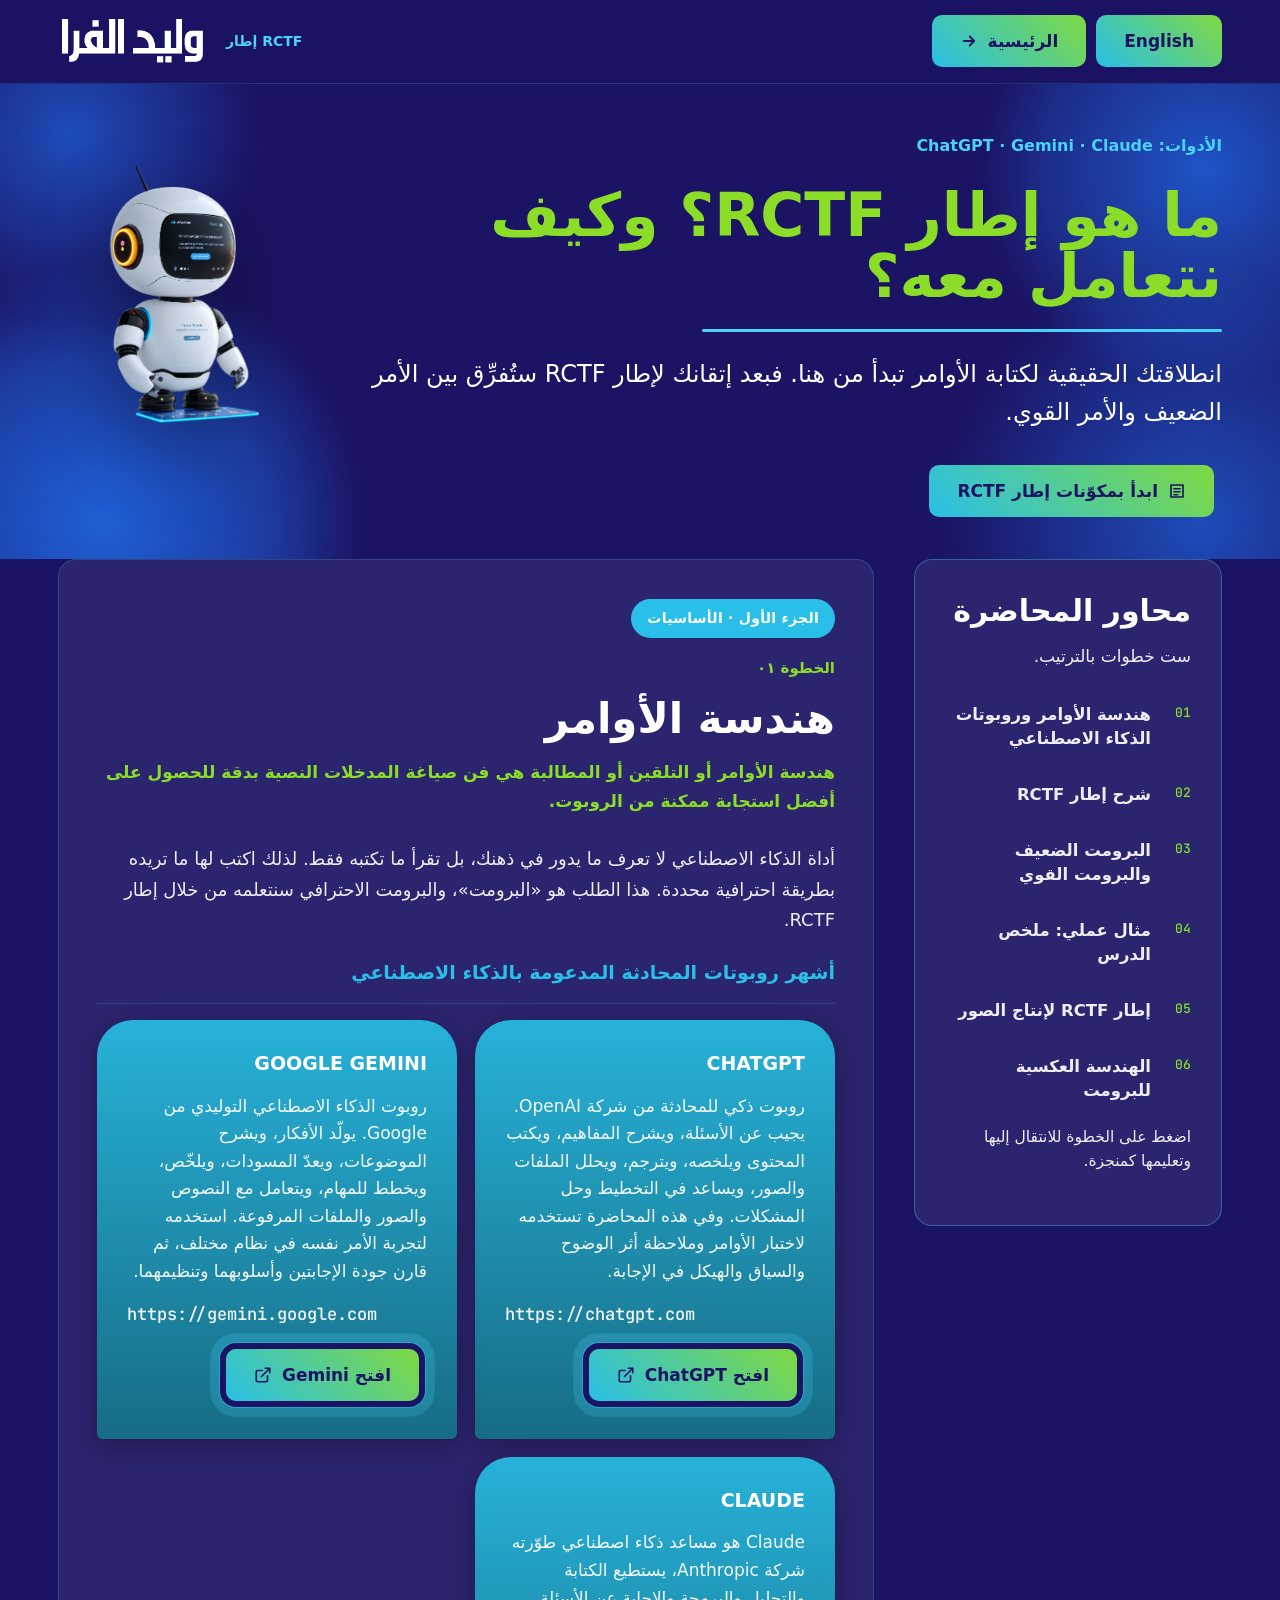
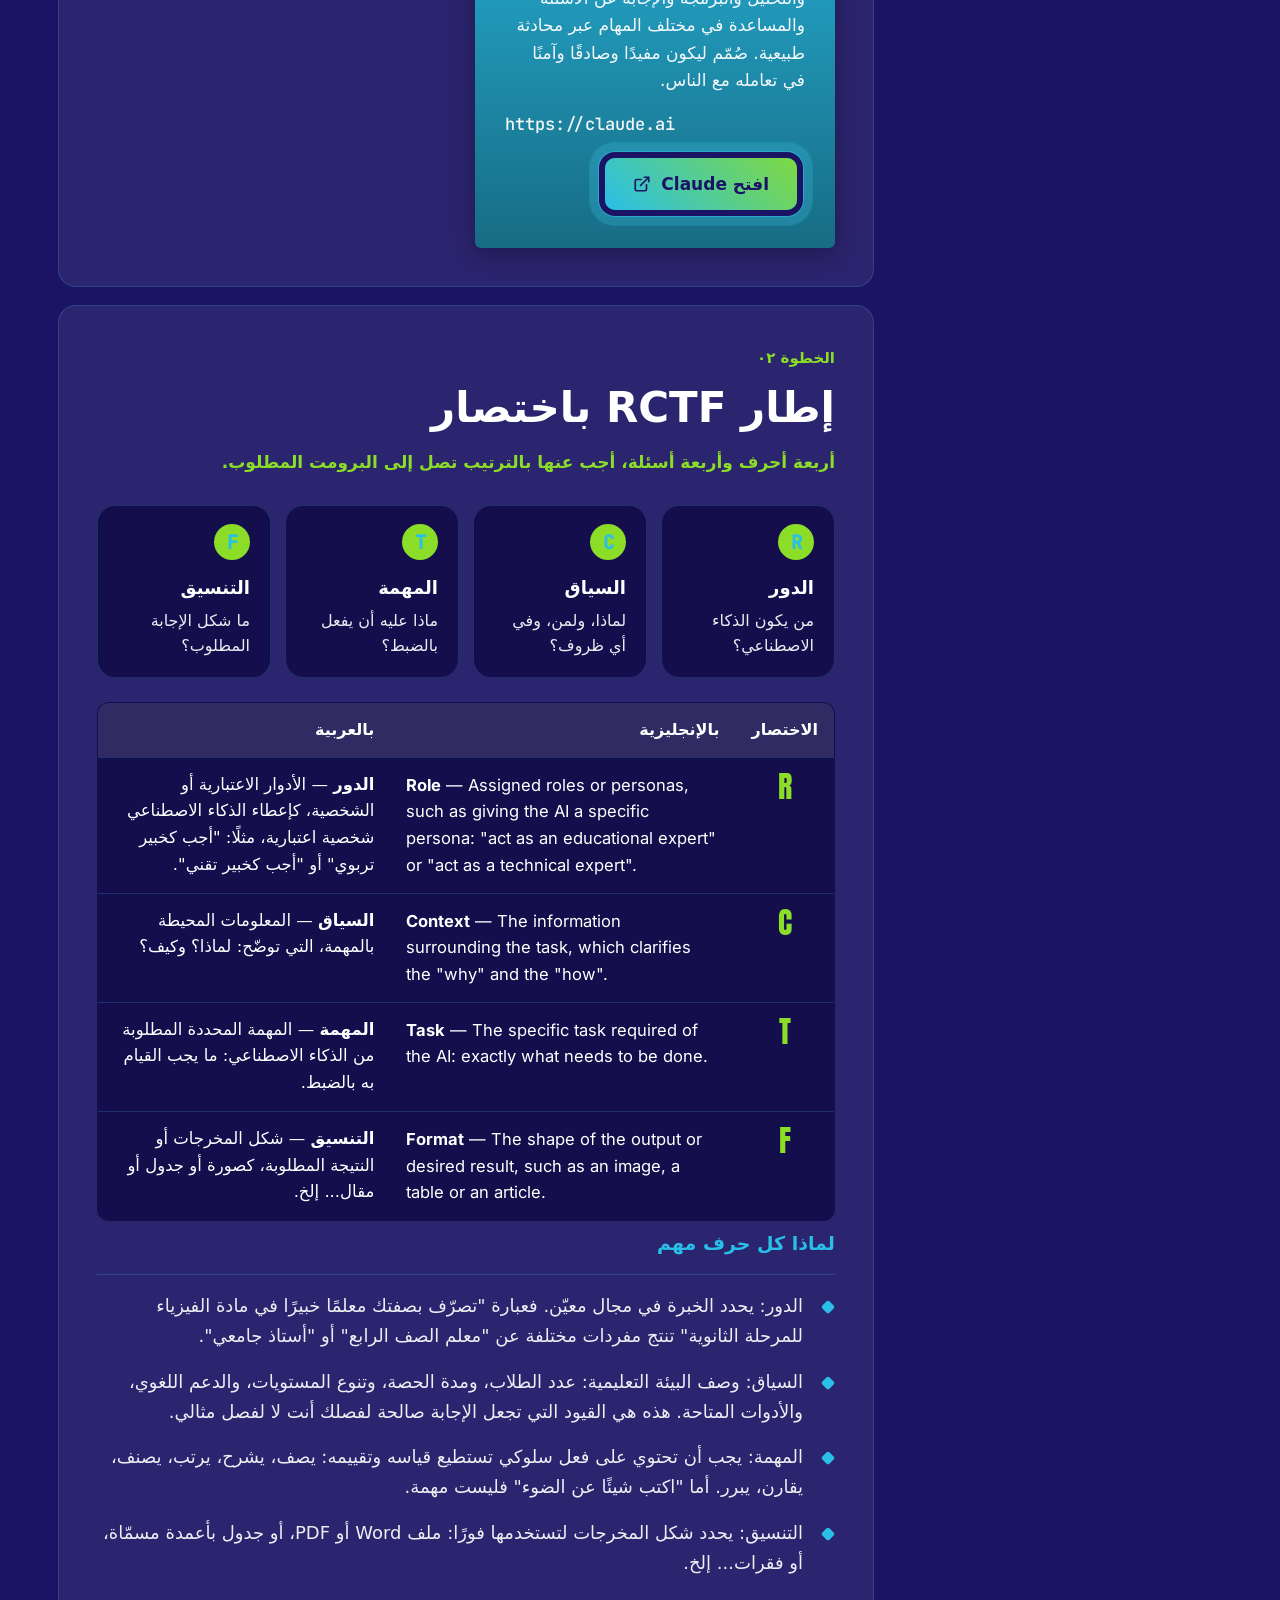
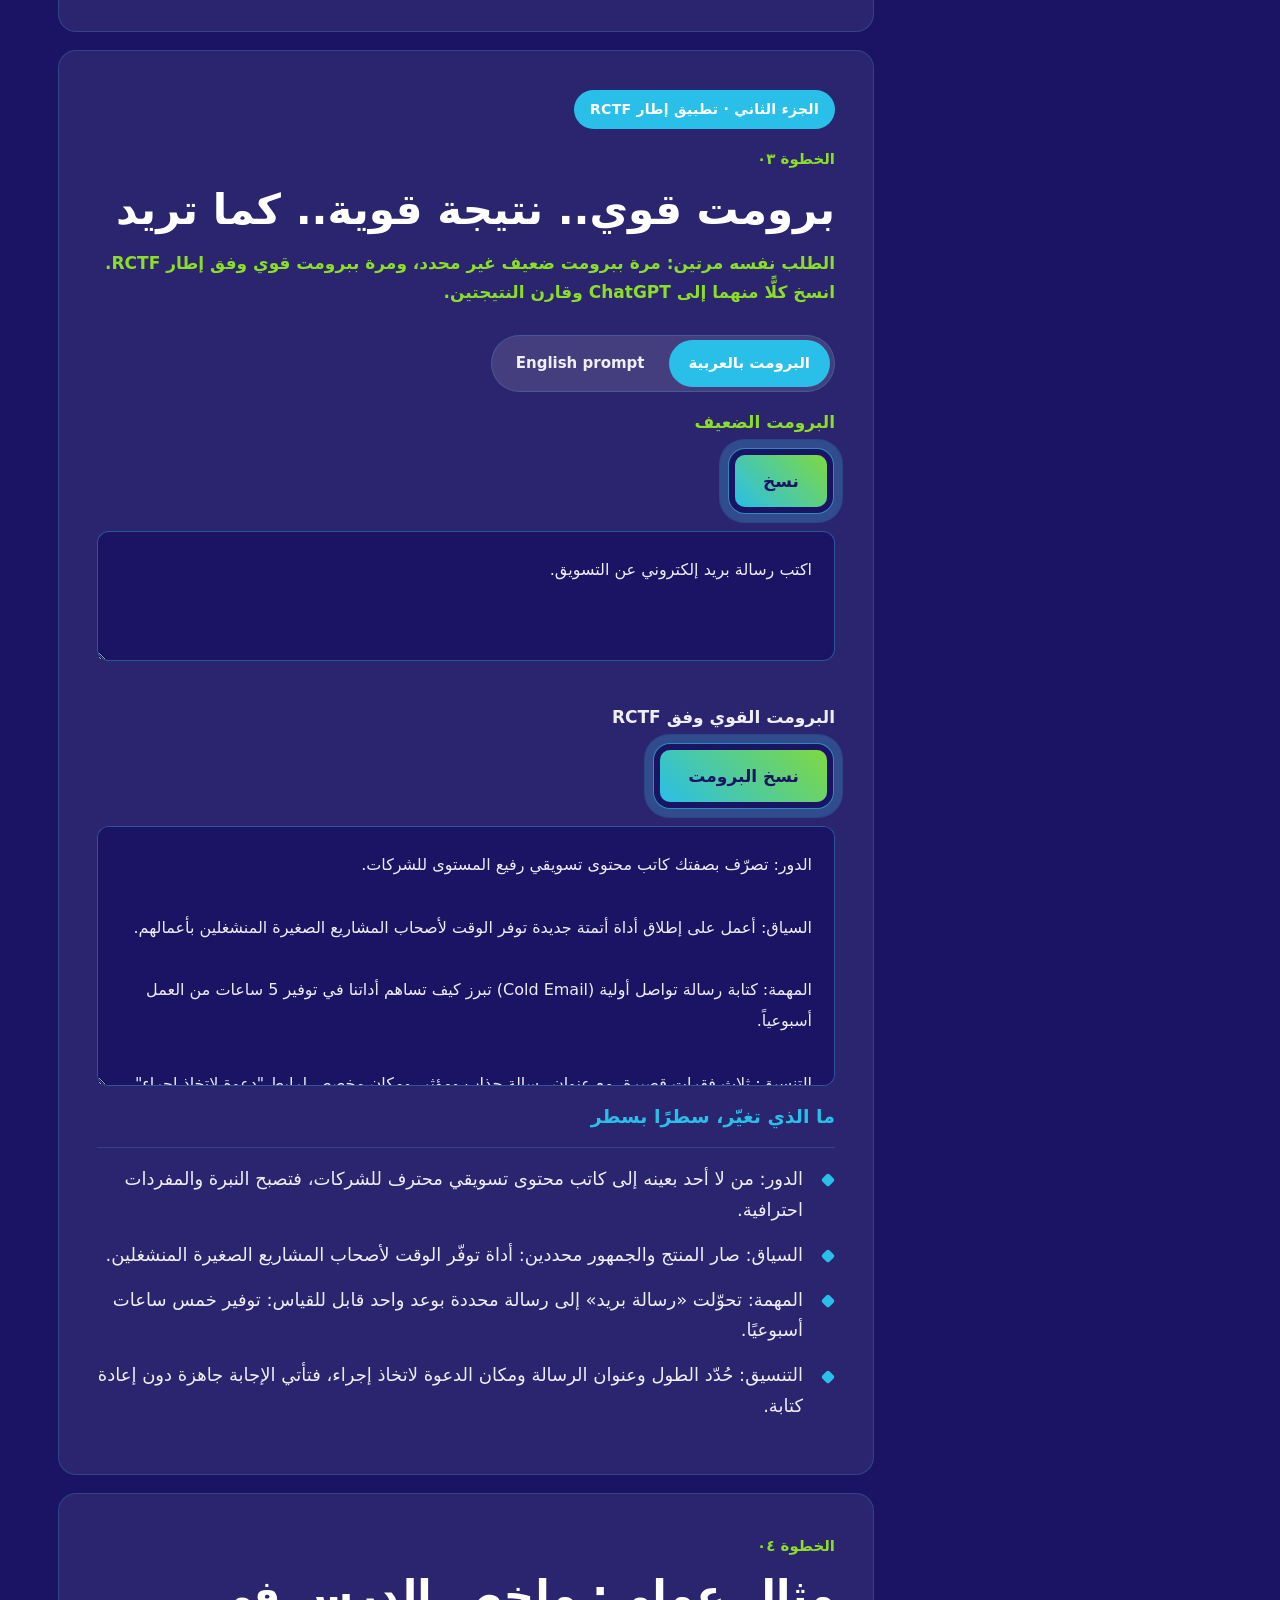
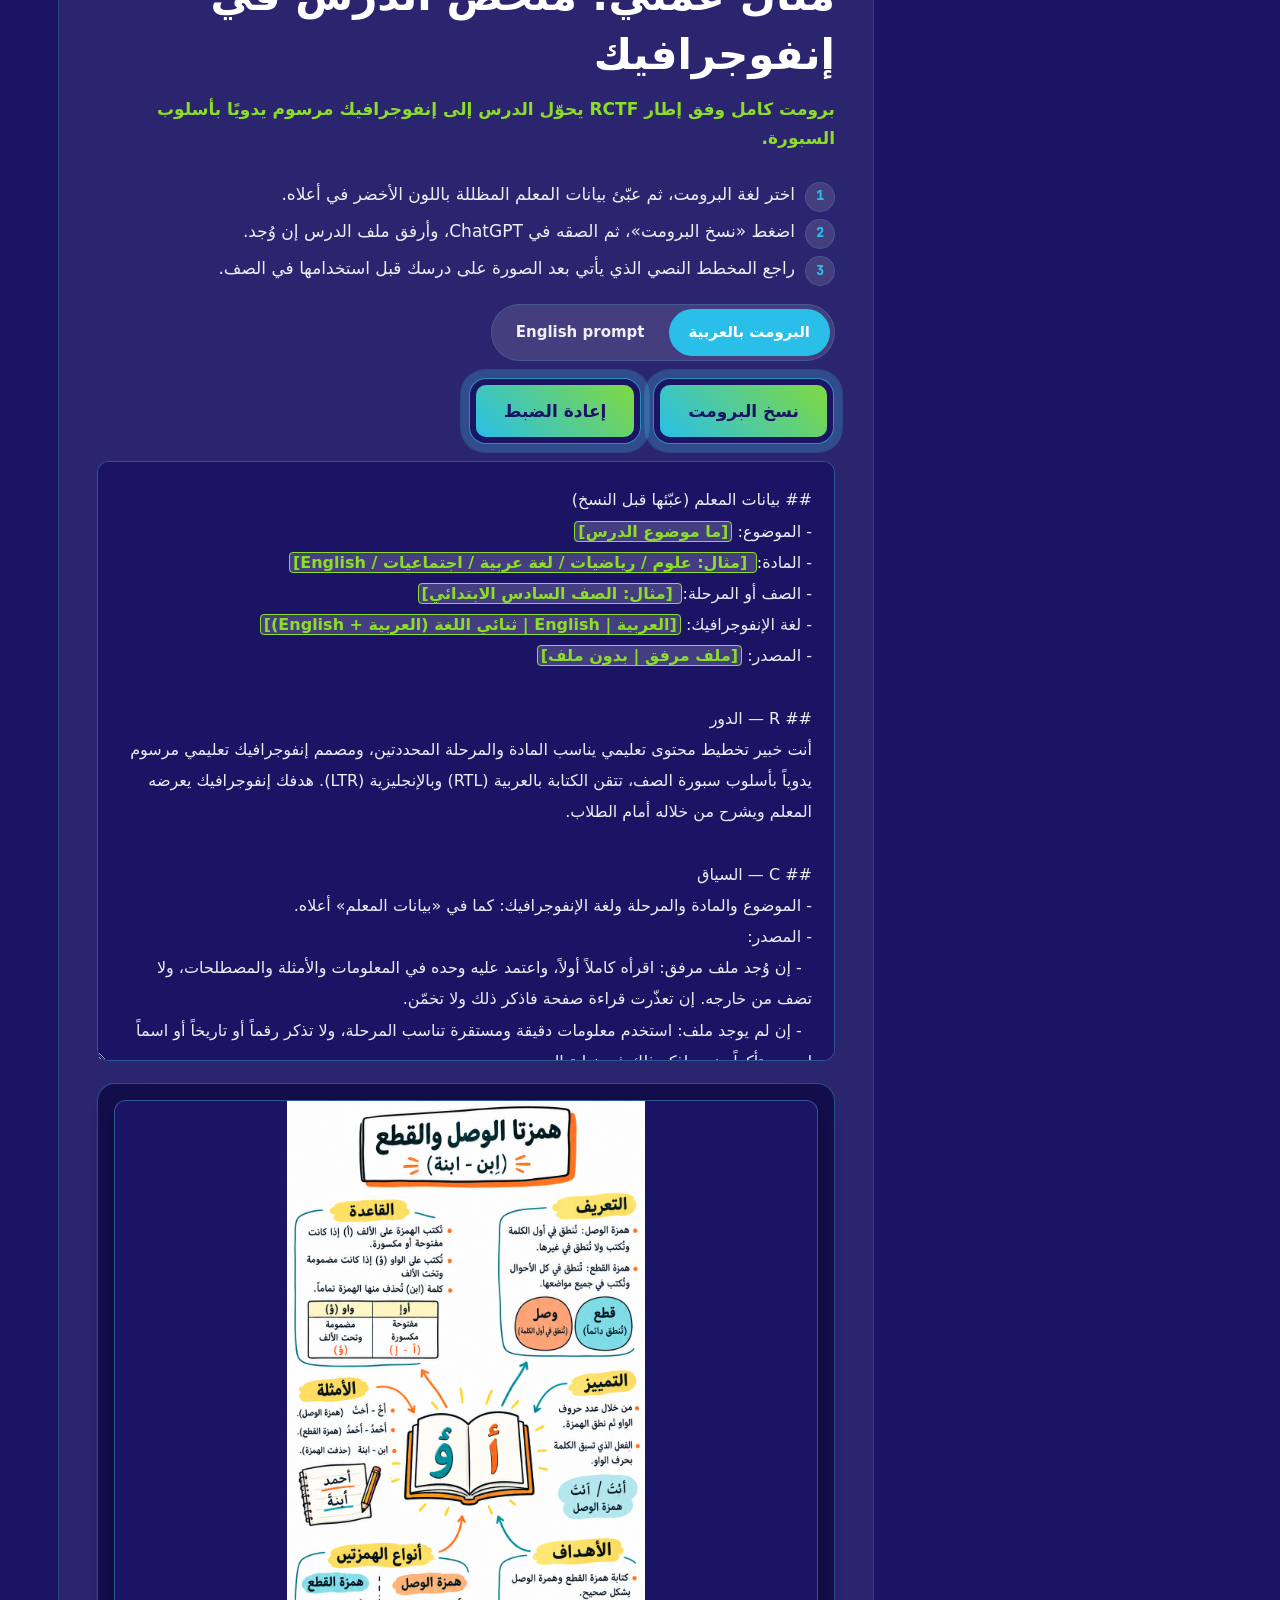
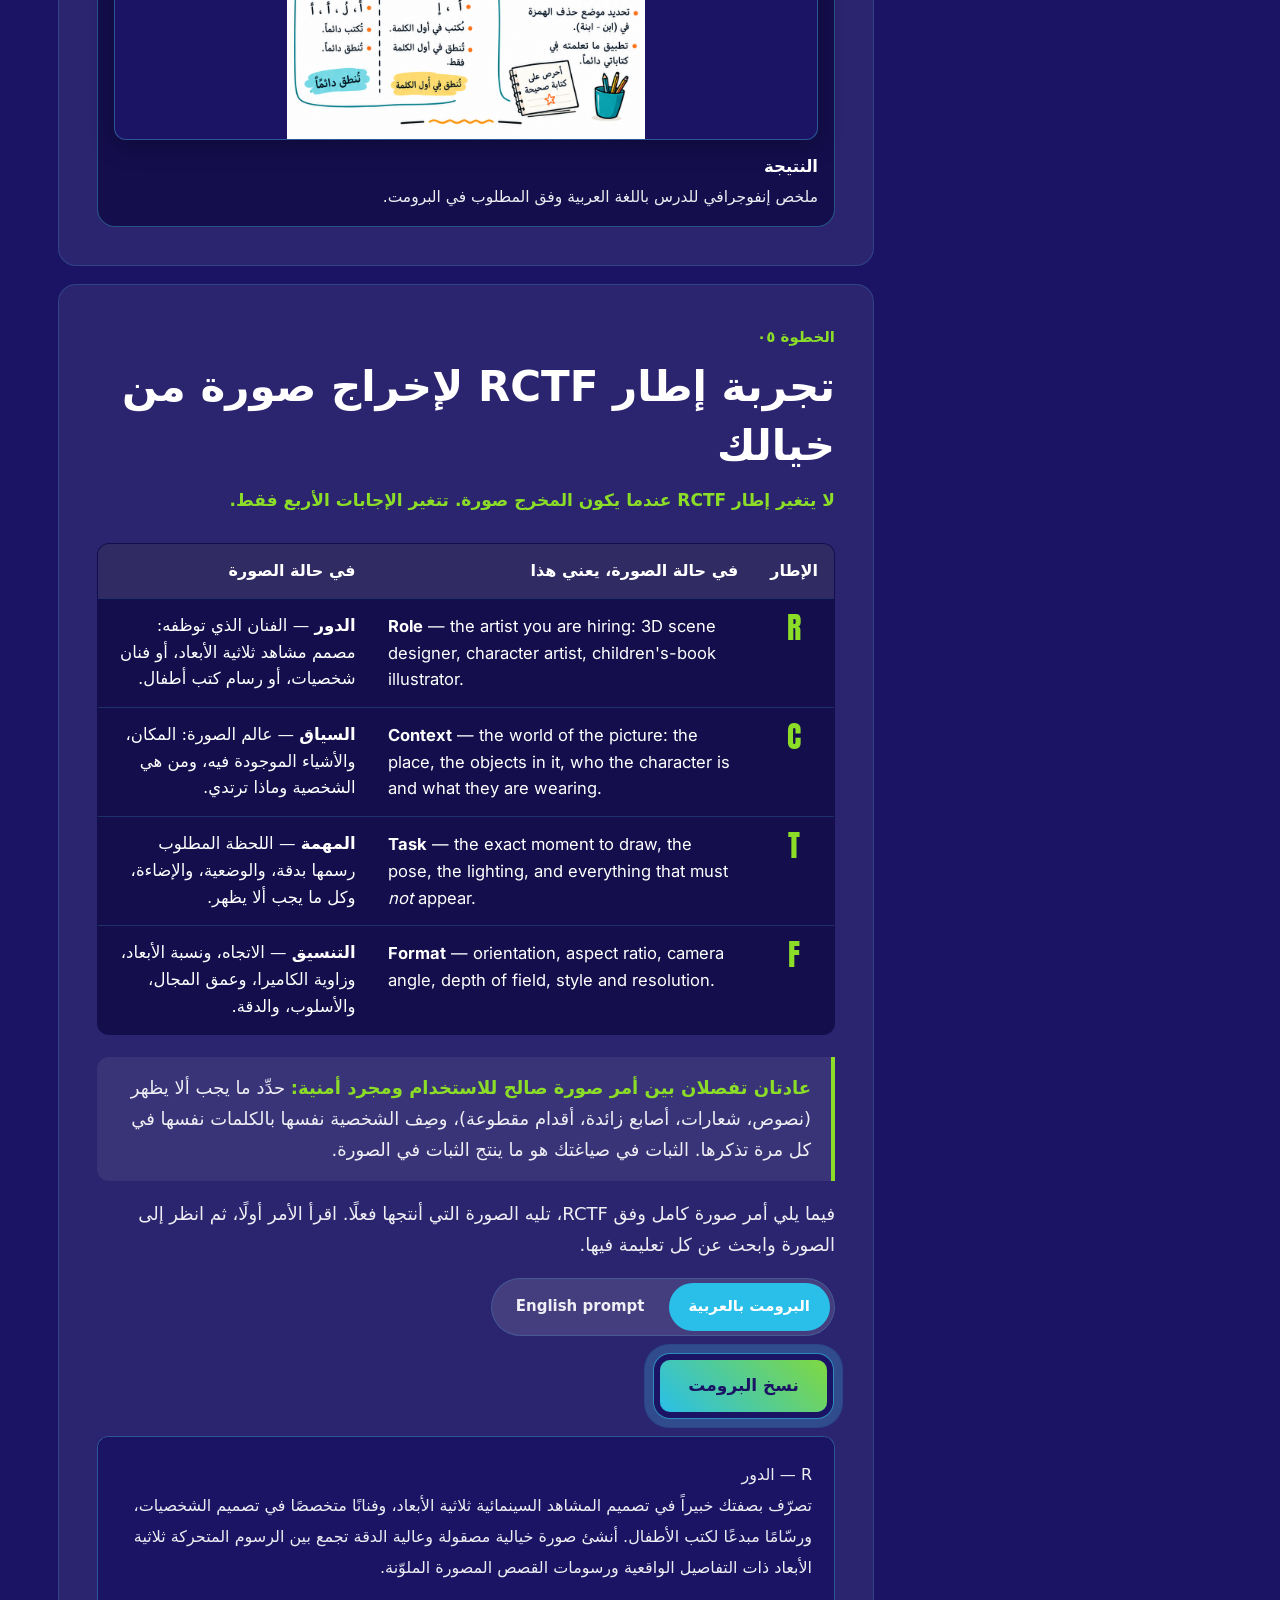
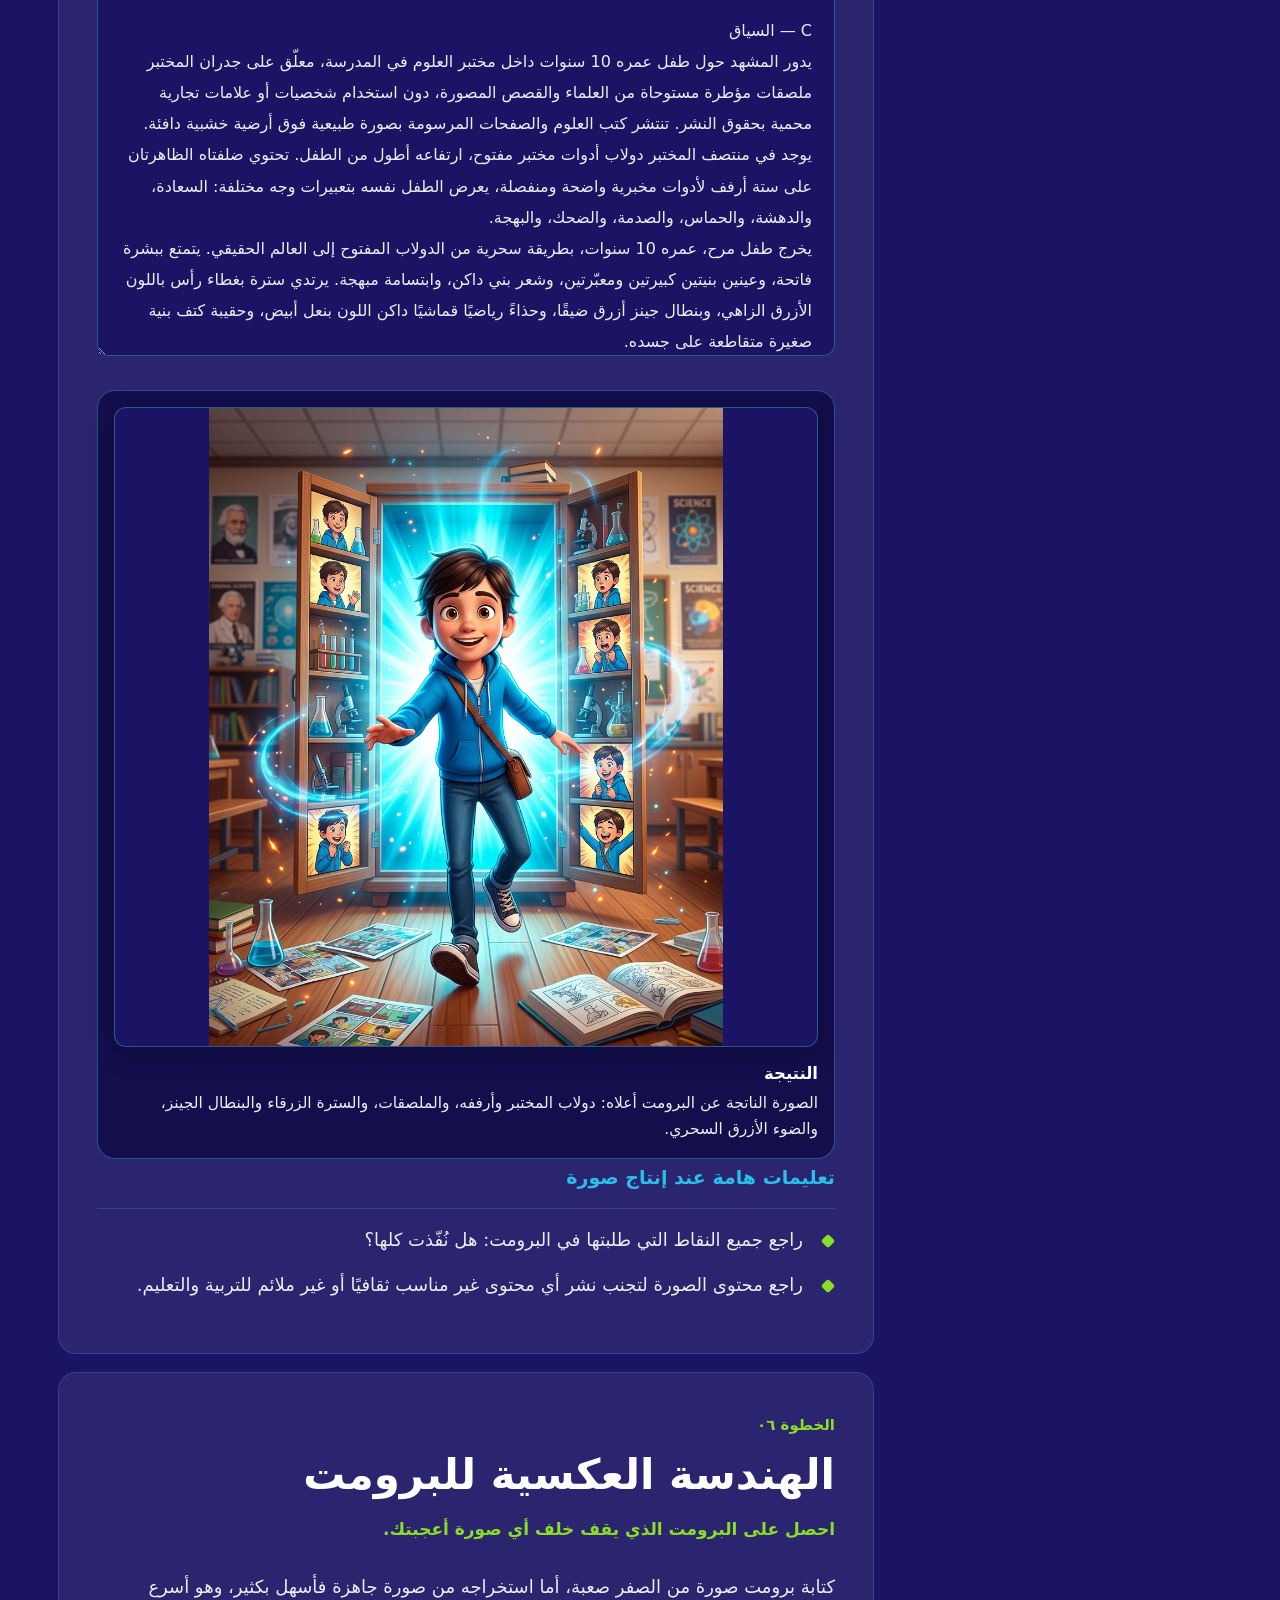
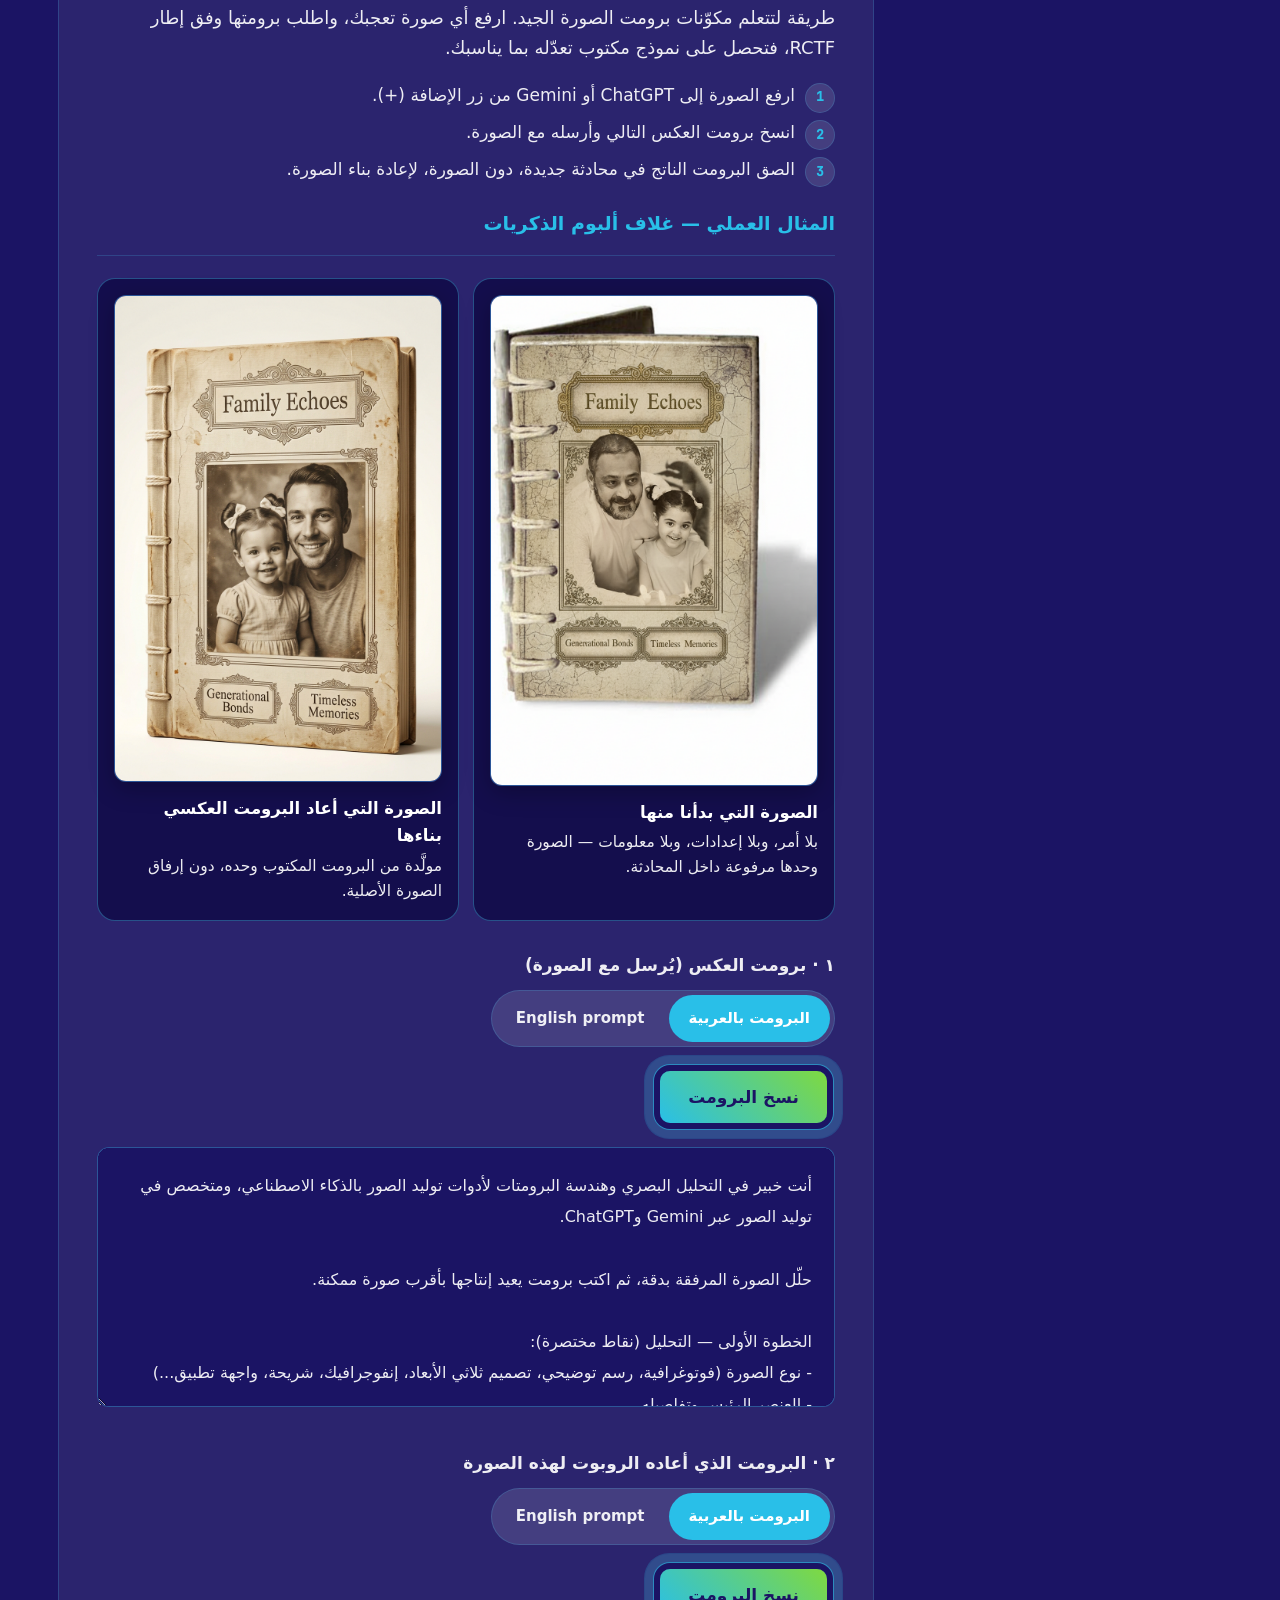
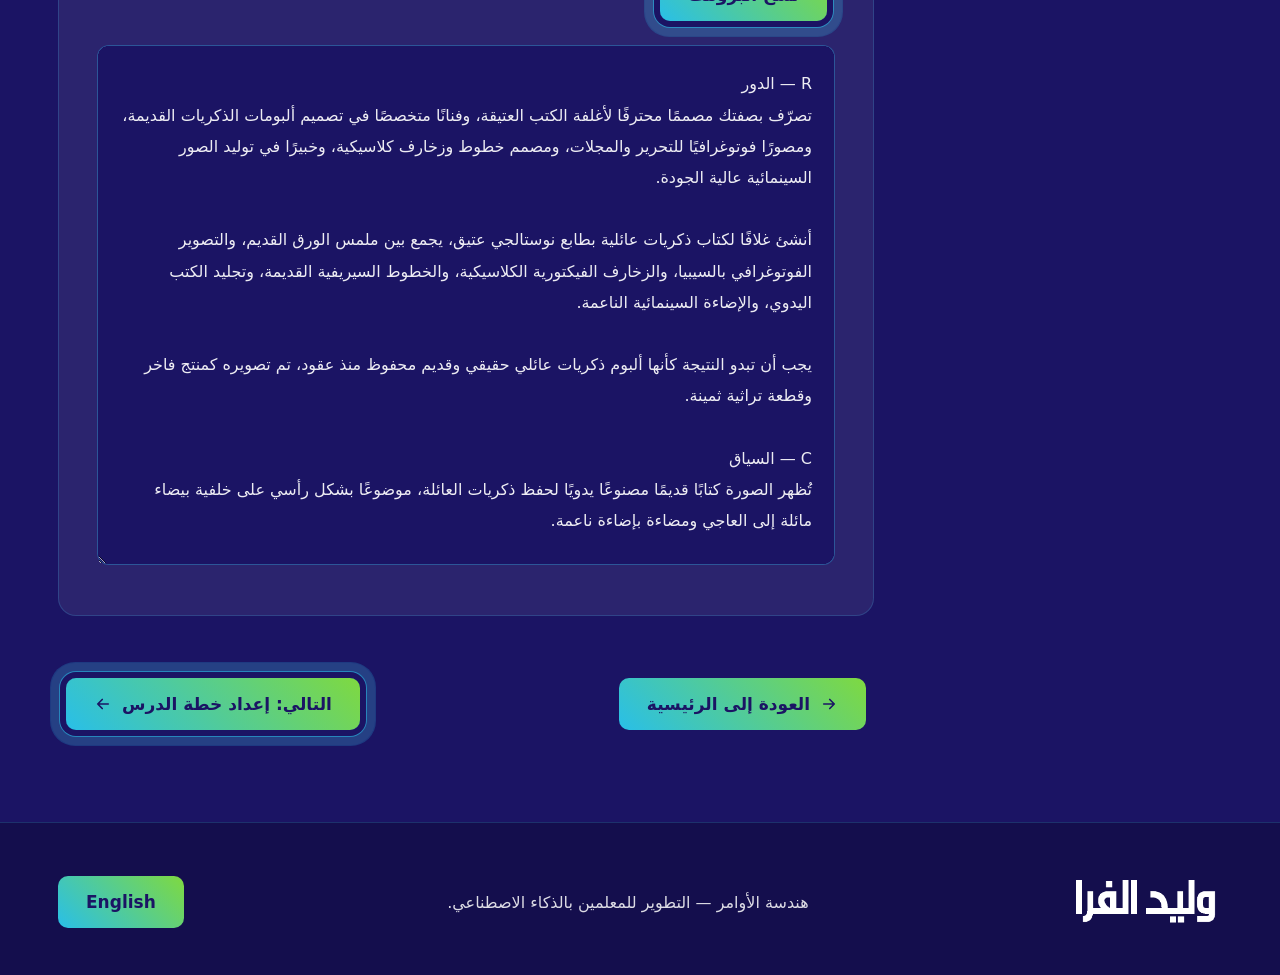
<file: RCTFframe.html>
<!doctype html>
<html lang="en" dir="ltr">
<head>
<meta charset="utf-8">
<meta name="viewport" content="width=device-width,initial-scale=1">
<title data-en="RCTF Framework · Waleed 2026" data-ar="إطار RCTF · Waleed 2026">RCTF Framework · Waleed 2026</title>
<link href="assets/logo.png" type="image/x-icon" rel="icon">
<link rel="stylesheet" href="assets/waleed.css">
<style id="hero-robot-layout">
/* ===== Hero: text column + robot side column ===== */
.hero .hero-grid{
  display:grid;
  grid-template-columns:minmax(0,2fr) minmax(0,.5fr);
  align-items:center;
  gap:clamp(24px,5vw,72px);
}
.hero .hero-copy{min-width:0}
.hero .hero-actions{margin-top:32px}
.hero .hero-art{
  position:relative; inset:auto; transform:none; margin:0;
  display:flex; justify-content:center; align-items:center;
  min-width:0;
}
.hero .hero-char{
  display:block; width:100%; max-width:380px; height:auto;
  filter:drop-shadow(0 24px 40px rgba(0,0,0,.35));
  animation:rctf-robot-float 4.5s ease-in-out infinite;
  will-change:transform;
}
@keyframes rctf-robot-float{
  0%,100%{transform:translateY(0)}
  50%{transform:translateY(-14px)}
}
@media (max-width:860px){
  .hero .hero-grid{grid-template-columns:1fr; text-align:start}
  .hero .hero-art{order:2; margin-top:8px}
  .hero .hero-char{max-width:240px}
}
@media (prefers-reduced-motion:reduce){
  .hero .hero-char{animation:none}
}
</style>
<style id="hero-compact">
/* تقليص مسافة الواجهة لتطابق صفحة مصمّم الدروس */
.hero{padding:46px 0 34px}
.hero .hero-actions{margin-top:26px}
#main > .sec:first-child{padding-top:0}
@media (max-width:720px){.hero{padding:36px 0 28px}}
</style>
<style id="rctf-layout">
/* ===== أجزاء الصفحة: شارة الجزء، رقم الخطوة، البطاقات، تبويبات البرومت (مطابقة لصفحة Gamma) ===== */
.part-tag{display:inline-flex; align-items:center; gap:8px; margin:0 0 16px; padding:6px 16px;
  border-radius:var(--r-pill); background:var(--brand-lift); color:#fff;
  font-size:14px; font-weight:700; letter-spacing:.02em}
.step-no{display:block; margin:0 0 6px; font-family:var(--mono); font-size:13px; font-weight:500;
  letter-spacing:.16em; text-transform:uppercase; color:var(--accent-text)}
html[dir="rtl"] .step-no{font-family:var(--ar); font-weight:700; letter-spacing:0; font-size:15px}
.trio{display:grid; gap:14px; grid-template-columns:repeat(auto-fit,minmax(190px,1fr)); margin:4px 0 24px}
.trio.rctf4{grid-template-columns:repeat(2,minmax(0,1fr))}
@media (min-width:1280px){.trio.rctf4{grid-template-columns:repeat(4,minmax(0,1fr))}}
.trio > div{background:var(--bg-2); border:1px solid var(--line-soft); border-radius:var(--r-lg); padding:18px 20px}
.trio i{display:grid; place-items:center; width:36px; height:36px; margin-bottom:10px; border-radius:50%;
  background:var(--accent); color:var(--brand-lift); font-style:normal; font-weight:800; font-family:var(--mono)}
.trio b{display:block; color:var(--ink); font-size:18px; margin-bottom:4px}
.block .trio p{margin:0; font-size:16px; line-height:1.55}
.howto{margin:0 0 22px; padding:0; list-style:none; counter-reset:h; display:grid; gap:10px}
.howto li{counter-increment:h; position:relative; padding-inline-start:40px; font-size:17px; font-weight:500; color:var(--ink-2); line-height:1.6}
.howto li:before{content:counter(h); position:absolute; inset-inline-start:0; top:1px; width:28px; height:28px;
  border-radius:50%; display:grid; place-items:center; background:var(--surface-2); border:1px solid var(--line-soft);
  font-family:var(--mono); font-size:13px; font-weight:700; color:var(--brand-lift)}
.ptabs{display:inline-flex; gap:4px; padding:4px; margin:0 0 16px; border-radius:var(--r-pill);
  background:var(--surface-2); border:1px solid var(--line-soft)}
.ptabs button{font:inherit; font-size:15px; font-weight:700; cursor:pointer; border:0; border-radius:var(--r-pill);
  padding:9px 20px; background:transparent; color:var(--ink-2); transition:background var(--t-fast),color var(--t-fast)}
.ptabs button[lang="ar"]{font-family:var(--ar)}
.ptabs button[aria-selected="true"]{background:var(--brand-lift); color:#fff}
.ptabs button:focus-visible{outline:3px solid var(--accent); outline-offset:2px}
.ppane[hidden]{display:none}
.ppane + .prompt-label{margin-top:30px}
.block .hint{margin-top:22px}
.block > .apps{margin-top:6px}
#intro .app h3{margin:0; padding:0; border:0}
#reverse .pairfig{grid-template-columns:repeat(2,minmax(0,1fr)); gap:14px}
.pairfig img{max-height:640px; width:100%; object-fit:contain}
@media (max-width:720px){.block{padding:24px 18px}.ptabs{display:flex}.ptabs button{flex:1; padding:9px 10px}}
</style>
</head>
<body>

<a class="skip" href="#main" data-en="Skip to content" data-ar="تخطَّ إلى المحتوى">Skip to content</a>

<!-- ============ TOP BAR ============ -->
<header class="topbar">
  <div class="topbar-in">
    <div class="brand">
      <img src="assets/waleed-logo.png" alt="Waleed 2026">
      <span class="brand-tag" data-en="RCTF Framework" data-ar="إطار RCTF">RCTF Framework</span>
    </div>
    <div class="topbar-actions">
     <a class="btn btn-ghost" href="index.html"><svg class="ic flip" viewBox="0 0 24 24" fill="none" stroke="currentColor" stroke-width="2.4" stroke-linecap="round" stroke-linejoin="round"><path d="M19 12H5M11 18l-6-6 6-6"/></svg><span data-en="Home page" data-ar="الرئيسية">Home page</span></a>   
      <button class="btn btn-ghost" data-lang-toggle type="button" lang="ar">العربية</button>
    </div>
  </div>
</header>

<!-- ============ HERO ============ -->
<div class="hero">
  <i class="orb orb-1" aria-hidden="true"></i><i class="orb orb-2" aria-hidden="true"></i>
  <div class="wrap hero-grid">
    <div class="hero-copy">
      <!--a class="backlink" href="index.html"><svg viewBox="0 0 24 24" fill="none" stroke="currentColor" stroke-width="2.4" stroke-linecap="round" stroke-linejoin="round" aria-hidden="true"><path d="M19 12H5M11 18l-6-6 6-6"/></svg><span data-en="Back to home page" data-ar="العودة إلى الصفحة الرئيسية">Back to home page</span></a-->
    <p class="eyebrow" data-en="Tools: ChatGPT · Gemini · Claude" data-ar="الأدوات: ChatGPT · Gemini · Claude">Tools: ChatGPT · Gemini · Claude</p>
    <h1 class="display" data-en="What is the RCTF framework, and how do we use it?" data-ar="ما هو إطار RCTF؟ وكيف نتعامل معه؟">What is the RCTF framework, and how do we use it?</h1>
    <p class="lede" data-en="Your real start in writing prompts begins here. Once you master the RCTF framework, you will tell a weak prompt from a strong one at a glance." data-ar="انطلاقتك الحقيقية لكتابة الأوامر تبدأ من هنا. فبعد إتقانك لإطار RCTF ستُفرِّق بين الأمر الضعيف والأمر القوي.">Your real start in writing prompts begins here. Once you master the RCTF framework, you will tell a weak prompt from a strong one at a glance.</p>
      <div class="hero-actions">
        <a class="btn btn-outline" href="#rctf"><svg class="ic" viewBox="0 0 24 24" fill="none" stroke="currentColor" stroke-width="2.2" stroke-linecap="round" stroke-linejoin="round"><path d="M4 4h16v16H4zM8 9h8M8 13h8M8 17h5"/></svg><span data-en="Start with the RCTF frame" data-ar="ابدأ بمكوّنات إطار RCTF">Start with the RCTF frame</span></a>
      </div>
    </div>
    <div class="hero-art" aria-hidden="true"><img class="hero-char" src="assets/roboot.png" alt="" width=1122 height=1402></div>
  </div>
</div>

<main id="main">
<section class="sec">
  <div class="wrap">
    <div class="split">

      <!-- ---------- STICKY RAIL ---------- -->
      <aside class="rail">
        <h2 data-en="Session at a glance" data-ar="محاور المحاضرة">Session at a glance</h2>
        <p data-en="Six steps, in order." data-ar="ست خطوات بالترتيب.">Six steps, in order.</p>
        <ol>
          <li data-go="intro" data-en="Prompt engineering and AI chatbots" data-ar="هندسة الأوامر وروبوتات الذكاء الاصطناعي">Prompt engineering and AI chatbots</li>
          <li data-go="rctf" data-en="Learn the RCTF frame" data-ar="شرح إطار RCTF">Learn the RCTF frame</li>
          <li data-go="weak-strong" data-en="Weak prompt vs strong prompt" data-ar="البرومت الضعيف والبرومت القوي">Weak prompt vs strong prompt</li>
          <li data-go="example" data-en="Practical example: a lesson summary" data-ar="مثال عملي: ملخص الدرس">Practical example: a lesson summary</li>
          <li data-go="pictures" data-en="RCTF for images" data-ar="إطار RCTF لإنتاج الصور">RCTF for images</li>
          <li data-go="reverse" data-en="Reverse-engineer a prompt" data-ar="الهندسة العكسية للبرومت">Reverse-engineer a prompt</li>
        </ol>
        <p class="rail-hint" data-en="Click a step to jump to it and mark it done." data-ar="اضغط على الخطوة للانتقال إليها وتعليمها كمنجزة.">Click a step to jump to it and mark it done.</p>
      </aside>

      <!-- ---------- CONTENT ---------- -->
      <div>

        <!-- ============ STEP 1 · PROMPT ENGINEERING + CHATBOTS ============ -->
        <div class="block" id="intro">
          <span class="part-tag" data-en="Part one · Foundations" data-ar="الجزء الأول · الأساسيات">Part one · Foundations</span>
          <span class="step-no" data-en="Step 01" data-ar="الخطوة ٠١">Step 01</span>
          <h2 class="display" data-en="Prompt engineering" data-ar="هندسة الأوامر">Prompt engineering</h2>
          <p class="sub" data-en="Prompt engineering is the art of precisely crafting text inputs to elicit the best possible response from the robot." data-ar="هندسة الأوامر أو التلقين أو المطالبة هي فن صياغة المدخلات النصية بدقة للحصول على أفضل استجابة ممكنة من الروبوت.">Prompt engineering is the art of precisely crafting text inputs to elicit the best possible response from the robot.</p>

          <p data-en="A generative AI tool does not read your mind. It reads your sentence. Two teachers can ask for the same lesson and receive completely different results, and the difference is almost never the tool — it is how the request was written. Prompt engineering is simply the habit of writing a request that carries enough information to be carried out." data-ar="أداة الذكاء الاصطناعي لا تعرف ما يدور في ذهنك، بل تقرأ ما تكتبه فقط. لذلك اكتب لها ما تريده بطريقة احترافية محددة. هذا الطلب هو «البرومت»، والبرومت الاحترافي سنتعلمه من خلال إطار RCTF.">A generative AI tool does not read your mind. It reads your sentence. Two teachers can ask for the same lesson and receive completely different results, and the difference is almost never the tool — it is how the request was written. Prompt engineering is simply the habit of writing a request that carries enough information to be carried out.</p>

          <h3 data-en="The best-known AI chatbots" data-ar="أشهر روبوتات المحادثة المدعومة بالذكاء الاصطناعي">The best-known AI chatbots</h3>
          <div class="apps">
            <div class="app">
              <h3>ChatGPT</h3>
              <p data-en="A conversational AI assistant from OpenAI. It answers questions, explains concepts, writes and summarises, translates, analyses files and images, and helps with planning and problem-solving. In this session you use it to test prompts and watch how clarity, context and structure change the answer." data-ar="روبوت ذكي للمحادثة من شركة OpenAI. يجيب عن الأسئلة، ويشرح المفاهيم، ويكتب المحتوى ويلخصه، ويترجم، ويحلل الملفات والصور، ويساعد في التخطيط وحل المشكلات. وفي هذه المحاضرة تستخدمه لاختبار الأوامر وملاحظة أثر الوضوح والسياق والهيكل في الإجابة.">A conversational AI assistant from OpenAI. It answers questions, explains concepts, writes and summarises, translates, analyses files and images, and helps with planning and problem-solving. In this session you use it to test prompts and watch how clarity, context and structure change the answer.</p>
              <p class="app-url">https://chatgpt.com</p>
              <a class="btn btn-primary" href="https://chatgpt.com" target="_blank" rel="noopener">
                <span data-en="Open ChatGPT" data-ar="افتح ChatGPT">Open ChatGPT</span>
                <svg class="ic" viewBox="0 0 24 24" fill="none" stroke="currentColor" stroke-width="2.2" stroke-linecap="round" stroke-linejoin="round"><path d="M18 13v6a2 2 0 0 1-2 2H5a2 2 0 0 1-2-2V8a2 2 0 0 1 2-2h6M15 3h6v6M10 14 21 3"/></svg>
              </a>
            </div>

            <div class="app">
              <h3>Google Gemini</h3>
              <p data-en="Google's generative AI assistant. It generates ideas, explains topics, prepares written drafts, summarises, plans tasks, and works with text, images and uploaded files. Use it to run the same prompt in a different system and compare the quality, style and structure of the two answers." data-ar="روبوت الذكاء الاصطناعي التوليدي من Google. يولّد الأفكار، ويشرح الموضوعات، ويعدّ المسودات، ويلخّص، ويخطط للمهام، ويتعامل مع النصوص والصور والملفات المرفوعة. استخدمه لتجربة الأمر نفسه في نظام مختلف، ثم قارن جودة الإجابتين وأسلوبهما وتنظيمهما.">Google's generative AI assistant. It generates ideas, explains topics, prepares written drafts, summarises, plans tasks, and works with text, images and uploaded files. Use it to run the same prompt in a different system and compare the quality, style and structure of the two answers.</p>
              <p class="app-url">https://gemini.google.com</p>
              <a class="btn btn-primary" href="https://gemini.google.com" target="_blank" rel="noopener">
                <span data-en="Open Gemini" data-ar="افتح Gemini">Open Gemini</span>
                <svg class="ic" viewBox="0 0 24 24" fill="none" stroke="currentColor" stroke-width="2.2" stroke-linecap="round" stroke-linejoin="round"><path d="M18 13v6a2 2 0 0 1-2 2H5a2 2 0 0 1-2-2V8a2 2 0 0 1 2-2h6M15 3h6v6M10 14 21 3"/></svg>
              </a>
            </div>

            <div class="app">
              <h3>Claude</h3>
              <p data-en="Claude is an AI assistant developed by Anthropic that can write, analyze, code, answer questions, and assist with various tasks through natural conversation. It is designed to be helpful, honest, and safe in its interactions with people." data-ar="Claude هو مساعد ذكاء اصطناعي طوّرته شركة Anthropic، يستطيع الكتابة والتحليل والبرمجة والإجابة عن الأسئلة والمساعدة في مختلف المهام عبر محادثة طبيعية. صُمّم ليكون مفيدًا وصادقًا وآمنًا في تعامله مع الناس.">Claude is an AI assistant developed by Anthropic that can write, analyze, code, answer questions, and assist with various tasks through natural conversation. It is designed to be helpful, honest, and safe in its interactions with people.</p>
              <p class="app-url">https://claude.ai</p>
              <a class="btn btn-primary" href="https://claude.ai/" target="_blank" rel="noopener">
                <span data-en="Open Claude" data-ar="افتح Claude">Open Claude</span>
                <svg class="ic" viewBox="0 0 24 24" fill="none" stroke="currentColor" stroke-width="2.2" stroke-linecap="round" stroke-linejoin="round"><path d="M18 13v6a2 2 0 0 1-2 2H5a2 2 0 0 1-2-2V8a2 2 0 0 1 2-2h6M15 3h6v6M10 14 21 3"/></svg>
              </a>
            </div>
          </div>
        </div>

        <!-- ============ STEP 2 · RCTF ============ -->
        <div class="block" id="rctf">
          <span class="step-no" data-en="Step 02" data-ar="الخطوة ٠٢">Step 02</span>
          <h2 class="display" data-en="The RCTF frame in one page" data-ar="إطار RCTF باختصار">The RCTF frame in one page</h2>
          <p class="sub" data-en="Four letters, four questions. Answer them in order and the request writes itself." data-ar="أربعة أحرف وأربعة أسئلة، أجب عنها بالترتيب تصل إلى البرومت المطلوب.">Four letters, four questions. Answer them in order and the request writes itself.</p>

          <div class="trio rctf4">
            <div><i>R</i><b data-en="Role" data-ar="الدور">Role</b><p data-en="Who should the AI be?" data-ar="من يكون الذكاء الاصطناعي؟">Who should the AI be?</p></div>
            <div><i>C</i><b data-en="Context" data-ar="السياق">Context</b><p data-en="Why, for whom, and under what conditions?" data-ar="لماذا، ولمن، وفي أي ظروف؟">Why, for whom, and under what conditions?</p></div>
            <div><i>T</i><b data-en="Task" data-ar="المهمة">Task</b><p data-en="What exactly must it do?" data-ar="ماذا عليه أن يفعل بالضبط؟">What exactly must it do?</p></div>
            <div><i>F</i><b data-en="Format" data-ar="التنسيق">Format</b><p data-en="What shape should the answer take?" data-ar="ما شكل الإجابة المطلوب؟">What shape should the answer take?</p></div>
          </div>

          <div class="tbl-wrap">
            <table class="tbl">
              <thead>
                <tr>
                  <th data-en="RCTF" data-ar="الاختصار">RCTF</th>
                  <th data-en="English" data-ar="بالإنجليزية">English</th>
                  <th data-en="العربية" data-ar="بالعربية">العربية</th>
                </tr>
              </thead>
              <tbody>
                <tr>
                  <td class="k">R</td>
                  <td class="en"><b>Role</b> — Assigned roles or personas, such as giving the AI a specific persona: "act as an educational expert" or "act as a technical expert".</td>
                  <td class="ar"><b>الدور</b> — الأدوار الاعتبارية أو الشخصية، كإعطاء الذكاء الاصطناعي شخصية اعتبارية، مثلًا: "أجب كخبير تربوي" أو "أجب كخبير تقني".</td>
                </tr>
                <tr>
                  <td class="k">C</td>
                  <td class="en"><b>Context</b> — The information surrounding the task, which clarifies the "why" and the "how".</td>
                  <td class="ar"><b>السياق</b> — المعلومات المحيطة بالمهمة، التي توضّح: لماذا؟ وكيف؟</td>
                </tr>
                <tr>
                  <td class="k">T</td>
                  <td class="en"><b>Task</b> — The specific task required of the AI: exactly what needs to be done.</td>
                  <td class="ar"><b>المهمة</b> — المهمة المحددة المطلوبة من الذكاء الاصطناعي: ما يجب القيام به بالضبط.</td>
                </tr>
                <tr>
                  <td class="k">F</td>
                  <td class="en"><b>Format</b> — The shape of the output or desired result, such as an image, a table or an article.</td>
                  <td class="ar"><b>التنسيق</b> — شكل المخرجات أو النتيجة المطلوبة، كصورة أو جدول أو مقال... إلخ.</td>
                </tr>
              </tbody>
            </table>
          </div>

          <h3 data-en="Why each letter earns its place" data-ar="لماذا كل حرف مهم">Why each letter earns its place</h3>
          <ul class="ticks">
            <li data-en="Role sets the expertise and the register. &quot;An experienced Grade 5 science teacher&quot; produces different vocabulary from &quot;a university lecturer&quot;." data-ar="الدور: يحدد الخبرة في مجال معيّن. فعبارة &quot;تصرّف بصفتك معلمًا خبيرًا في مادة الفيزياء للمرحلة الثانوية&quot; تنتج مفردات مختلفة عن &quot;معلم الصف الرابع&quot; أو &quot;أستاذ جامعي&quot;.">Role sets the expertise and the register. "An experienced Grade 5 science teacher" produces different vocabulary from "a university lecturer".</li>
            <li data-en="Context is the part teachers forget. Class size, lesson length, ability range, language support, available equipment — these are the constraints that make an answer usable in your room rather than in an ideal one." data-ar="السياق: وصف البيئة التعليمية: عدد الطلاب، ومدة الحصة، وتنوع المستويات، والدعم اللغوي، والأدوات المتاحة. هذه هي القيود التي تجعل الإجابة صالحة لفصلك أنت لا لفصل مثالي.">Context is the part teachers forget. Class size, lesson length, ability range, language support, available equipment — these are the constraints that make an answer usable in your room rather than in an ideal one.</li>
            <li data-en="Task must contain a verb you can assess: explain, sequence, classify, compare, justify. &quot;Make something about the water cycle&quot; is not a task." data-ar="المهمة: يجب أن تحتوي على فعل سلوكي تستطيع قياسه وتقييمه: يصف، يشرح، يرتب، يصنف، يقارن، يبرر. أما &quot;اكتب شيئًا عن الضوء&quot; فليست مهمة.">Task must contain a verb you can assess: explain, sequence, classify, compare, justify. "Make something about the water cycle" is not a task.</li>
            <li data-en="Format decides whether you can use the answer immediately. A table with named columns can be printed; six paragraphs of prose have to be rewritten first." data-ar="التنسيق: يحدد شكل المخرجات لتستخدمها فورًا: ملف Word أو PDF، أو جدول بأعمدة مسمّاة، أو فقرات... إلخ.">Format decides whether you can use the answer immediately. A table with named columns can be printed; six paragraphs of prose have to be rewritten first.</li>
          </ul>
        </div>

        <!-- ============ STEP 3 · WEAK VS STRONG ============ -->
        <div class="block" id="weak-strong">
          <span class="part-tag" data-en="Part two · Applying RCTF" data-ar="الجزء الثاني · تطبيق إطار RCTF">Part two · Applying RCTF</span>
          <span class="step-no" data-en="Step 03" data-ar="الخطوة ٠٣">Step 03</span>
          <h2 class="display" data-en="A strong prompt, a strong result, exactly as you want it" data-ar="برومت قوي.. نتيجة قوية.. كما تريد">A strong prompt, a strong result, exactly as you want it</h2>
          <p class="sub" data-en="The same request, asked for twice: once weak, once with RCTF. Copy each one into ChatGPT and compare what comes back." data-ar="الطلب نفسه مرتين: مرة ببرومت ضعيف غير محدد، ومرة ببرومت قوي وفق إطار RCTF. انسخ كلًّا منهما إلى ChatGPT وقارن النتيجتين.">The same request, asked for twice: once weak, once with RCTF. Copy each one into ChatGPT and compare what comes back.</p>

          <div class="ptabs" role="tablist" data-en-label="Prompt language" data-ar-label="لغة البرومت">
            <button type="button" role="tab" data-tab="ar" lang="ar" aria-selected="true">البرومت بالعربية</button>
            <button type="button" role="tab" data-tab="en" lang="en" aria-selected="false">English prompt</button>
          </div>
          <div class="ppane" data-pane="ar">
            <p class="prompt-label is-weak" data-en="The weak prompt" data-ar="البرومت الضعيف">The weak prompt</p>
            <div class="prompt-tools">
              <button class="btn btn-ghost" type="button" data-copy="p-weak-ar" data-en="Copy" data-ar="نسخ">Copy</button>
              <span class="copied" aria-live="polite"></span>
            </div>
            <textarea class="prompt-box is-short is-ar" id="p-weak-ar" spellcheck="false">اكتب رسالة بريد إلكتروني عن التسويق.</textarea>

            <p class="prompt-label" data-en="The strong RCTF prompt" data-ar="البرومت القوي وفق RCTF">The strong RCTF prompt</p>
            <div class="prompt-tools">
              <button class="btn btn-primary" type="button" data-copy="p-strong-ar" data-en="Copy the prompt" data-ar="نسخ البرومت">Copy the prompt</button>
              <span class="copied" aria-live="polite"></span>
            </div>
            <textarea class="prompt-box is-mid is-ar" id="p-strong-ar" spellcheck="false">الدور: تصرّف بصفتك كاتب محتوى تسويقي رفيع المستوى للشركات.

السياق: أعمل على إطلاق أداة أتمتة جديدة توفر الوقت لأصحاب المشاريع الصغيرة المنشغلين بأعمالهم.

المهمة: كتابة رسالة تواصل أولية (Cold Email) تبرز كيف تساهم أداتنا في توفير 5 ساعات من العمل أسبوعياً.

التنسيق: ثلاث فقرات قصيرة، مع عنوان رسالة جذاب ومؤثر، ومكان مخصص لرابط "دعوة لاتخاذ إجراء" (Call-to-Action).</textarea>
          </div>
          <div class="ppane" data-pane="en" hidden>
            <p class="prompt-label is-weak" data-en="The weak prompt" data-ar="البرومت الضعيف">The weak prompt</p>
            <div class="prompt-tools">
              <button class="btn btn-ghost" type="button" data-copy="p-weak" data-en="Copy" data-ar="نسخ">Copy</button>
              <span class="copied" aria-live="polite"></span>
            </div>
            <textarea class="prompt-box is-short" id="p-weak" spellcheck="false">Write a marketing email.</textarea>

            <p class="prompt-label" data-en="The strong RCTF prompt" data-ar="البرومت القوي وفق RCTF">The strong RCTF prompt</p>
            <div class="prompt-tools">
              <button class="btn btn-primary" type="button" data-copy="p-strong-en" data-en="Copy the prompt" data-ar="نسخ البرومت">Copy the prompt</button>
              <span class="copied" aria-live="polite"></span>
            </div>
            <textarea class="prompt-box is-mid" id="p-strong-en" spellcheck="false">Role: You are a senior B2B copywriter.

Context: I am launching a new time-saving automation tool for busy small business owners.

Task: Write a cold outreach email that highlights how our tool saves 5 hours a week.

Format: Three short paragraphs with a punchy subject line and a call-to-action link placeholder.</textarea>
          </div>

          <h3 data-en="What changed, line by line" data-ar="ما الذي تغيّر، سطرًا بسطر">What changed, line by line</h3>
          <ul class="ticks">
            <li data-en="Role: from nobody in particular to a senior B2B copywriter, so the tone and vocabulary are professional." data-ar="الدور: من لا أحد بعينه إلى كاتب محتوى تسويقي محترف للشركات، فتصبح النبرة والمفردات احترافية.">Role: from nobody in particular to a senior B2B copywriter, so the tone and vocabulary are professional.</li>
            <li data-en="Context: the product and the audience are named — a time-saving tool for busy small business owners." data-ar="السياق: صار المنتج والجمهور محددين: أداة توفّر الوقت لأصحاب المشاريع الصغيرة المنشغلين.">Context: the product and the audience are named — a time-saving tool for busy small business owners.</li>
            <li data-en="Task: “an email” becomes one specific message with one measurable promise: five hours saved a week." data-ar="المهمة: تحوّلت «رسالة بريد» إلى رسالة محددة بوعد واحد قابل للقياس: توفير خمس ساعات أسبوعيًا.">Task: “an email” becomes one specific message with one measurable promise: five hours saved a week.</li>
            <li data-en="Format: length, subject line and call-to-action are fixed, so the answer is ready to use without rewriting." data-ar="التنسيق: حُدّد الطول وعنوان الرسالة ومكان الدعوة لاتخاذ إجراء، فتأتي الإجابة جاهزة دون إعادة كتابة.">Format: length, subject line and call-to-action are fixed, so the answer is ready to use without rewriting.</li>
          </ul>
        </div>

        <!-- ============ STEP 4 · PRACTICAL EXAMPLE ============ -->
        <div class="block" id="example">
          <span class="step-no" data-en="Step 04" data-ar="الخطوة ٠٤">Step 04</span>
          <h2 class="display" data-en="Practical example: a lesson summary infographic" data-ar="مثال عملي: ملخص الدرس في إنفوجرافيك">Practical example: a lesson summary infographic</h2>
          <p class="sub" data-en="A complete RCTF prompt that turns a lesson into a hand-drawn whiteboard-style infographic." data-ar="برومت كامل وفق إطار RCTF يحوّل الدرس إلى إنفوجرافيك مرسوم يدويًا بأسلوب السبورة.">A complete RCTF prompt that turns a lesson into a hand-drawn whiteboard-style infographic.</p>

          <ol class="howto">
            <li data-en="Choose the prompt language, then fill in the teacher details highlighted in green at the top." data-ar="اختر لغة البرومت، ثم عبّئ بيانات المعلم المظللة باللون الأخضر في أعلاه.">Choose the prompt language, then fill in the teacher details highlighted in green at the top.</li>
            <li data-en="Click “Copy the prompt”, then paste it into ChatGPT; attach the lesson file if you have one." data-ar="اضغط «نسخ البرومت»، ثم الصقه في ChatGPT، وأرفق ملف الدرس إن وُجد.">Click “Copy the prompt”, then paste it into ChatGPT; attach the lesson file if you have one.</li>
            <li data-en="Check the text plan that comes after the image against your lesson before you use it in class." data-ar="راجع المخطط النصي الذي يأتي بعد الصورة على درسك قبل استخدامها في الصف.">Check the text plan that comes after the image against your lesson before you use it in class.</li>
          </ol>

          <div class="ptabs" role="tablist" data-en-label="Prompt language" data-ar-label="لغة البرومت">
            <button type="button" role="tab" data-tab="ar" lang="ar" aria-selected="true">البرومت بالعربية</button>
            <button type="button" role="tab" data-tab="en" lang="en" aria-selected="false">English prompt</button>
          </div>
          <div class="ppane" data-pane="ar">
          <div class="prompt-tools">
            <button class="btn btn-primary" type="button" data-copy="p-plan-ar" data-en="Copy the prompt" data-ar="نسخ البرومت">Copy the prompt</button>
            <button class="btn btn-ghost" type="button" data-reset="p-plan-ar" data-en="Start over" data-ar="إعادة الضبط">Start over</button>
            <span class="copied" aria-live="polite"></span>
          </div>
          <div class="prompt-box is-tall is-ar" id="p-plan-ar" contenteditable="true" spellcheck="false" role="textbox" aria-multiline="true" data-en-label="Editable lesson summary prompt in Arabic" data-ar-label="برومت ملخص الدرس بالعربية، قابل للتعديل">## بيانات المعلم (عبّئها قبل النسخ)
- الموضوع: <span class="ph">[ما موضوع الدرس]</span>
- المادة:<span class="ph"> [مثال: علوم / رياضيات / لغة عربية / اجتماعيات / English]</span>
- الصف أو المرحلة:<span class="ph"> [مثال: الصف السادس الابتدائي]</span>
- لغة الإنفوجرافيك: <span class="ph">[العربية | English | ثنائي اللغة (العربية + English)]</span>
- المصدر: <span class="ph">[ملف مرفق | بدون ملف]</span>

## R — الدور
أنت خبير تخطيط محتوى تعليمي يناسب المادة والمرحلة المحددتين، ومصمم إنفوجرافيك تعليمي مرسوم يدوياً بأسلوب سبورة الصف، تتقن الكتابة بالعربية (RTL) وبالإنجليزية (LTR). هدفك إنفوجرافيك يعرضه المعلم ويشرح من خلاله أمام الطلاب.

## C — السياق
- الموضوع والمادة والمرحلة ولغة الإنفوجرافيك: كما في «بيانات المعلم» أعلاه.
- المصدر:
  - إن وُجد ملف مرفق: اقرأه كاملاً أولاً، واعتمد عليه وحده في المعلومات والأمثلة والمصطلحات، ولا تضف من خارجه. إن تعذّرت قراءة صفحة فاذكر ذلك ولا تخمّن.
  - إن لم يوجد ملف: استخدم معلومات دقيقة ومستقرة تناسب المرحلة، ولا تذكر رقماً أو تاريخاً أو اسماً لست متأكداً منه، واذكر ذلك في نهاية الرد.
- يجب أن يظهر تسلسل تعليمي منطقي يناسب طبيعة الموضوع (مثل: تعريف ← فهم ← تطبيق، أو سبب ← عملية ← نتيجة).
- كل عنصر يخدم هدفاً تعليمياً واضحاً. لا محتوى تحفيزياً ولا عبارات عامة مثل «لماذا هذا الموضوع مهم».

## T — المهمة
نفّذ الخطوتين بالترتيب في ردّ واحد:

### الخطوة 1: التخطيط الداخلي (لا تعرضه قبل الصورة)
1. حدد نوع الموضوع (مفهوم، قاعدة، عملية، حدث، شخصية، مكان، نظام، مهارة...).
2. اختر من 6 إلى 8 وحدات معرفية مرتبطة مباشرة بالموضوع، ومن نوعها بحسب طبيعته. أمثلة على أنواع الوحدات: التعريف، الخصائص، الأجزاء أو التركيب، الأنواع أو التصنيف، المراحل أو الخطوات، الأسباب والنتائج، التسلسل الزمني، الموقع أو السياق، القوانين أو القواعد، المقارنة، الأمثلة، التطبيقات، الأخطاء الشائعة. لا تفرض وحدة لا تناسب الموضوع.
3. لكل وحدة:
   - عنوان من كلمة إلى ثلاث كلمات، تسمية مفاهيمية وليست جملة.
   - من 3 إلى 5 عناصر حسب الحاجة، دون حشو للوصول إلى 5.
   - كل عنصر سطر واحد من 3 إلى 10 كلمات: نقطة أو تسمية أو رقم أو مقارنة مختصرة، لا جملة شرح.
   - المصطلحات والأرقام والتواريخ والرموز والمعادلات والأمثلة تُنقل بدقة تامة كما في المصدر، بما فيها الإملاء (والحركات والهمزات في العربية).
   - أنسب تمثيل بصري للوحدة (رسم تخطيطي، خط زمني، مخطط تدفق، جدول صغير، مقارنة، مقطع عرضي، رسم بياني، رسم توضيحي مسمّى).
   - علاقتها بالمركز (سهم + معنى العلاقة في كلمتين أو ثلاث).
4. حدد تمثيلاً بصرياً مركزياً يلخص الموضوع كاملاً.
5. تمييز الكلمات المهمة: من مقطع إلى مقطعين في كل عنصر (كلمة أو عبارة حتى 3 كلمات) يوضع بين علامتي ==، ولا يتجاوز المميز ربع العنصر، ويبقى داخل عنصره دون قائمة مصطلحات منفصلة.
6. لا تكرر المعلومة في أكثر من وحدة، ولا تُنشئ وحدات بعناوين مثل: الملخص، المراجعة، الخاتمة، لماذا هو مهم.
7. في الوضع الثنائي اللغة: اكتب النص بلغته الأساسية (العربية)، وأضف بين قوسين الترجمة الإنجليزية للمصطلحات المميزة فقط.

### الخطوة 2: رسم الإنفوجرافيك
انقل المخطط الداخلي كما هو دون تغيير في العناوين والعناصر والأمثلة والعلاقات والأجزاء المميزة، ولا تحوّل العبارات إلى جمل شرح. لا تخترع حقائق أو أمثلة أو وحدات.

**اللغة والاتجاه:**
- العربية: اتجاه RTL، قراءة من اليمين إلى اليسار ومن الأعلى إلى الأسفل، خط يدوي عربي واضح، والعناوين بخط أعرض وأكبر.
- English: اتجاه LTR، قراءة من اليسار إلى اليمين ومن الأعلى إلى الأسفل، خط يدوي واضح، والعناوين بأحرف كبيرة (CAPS) عريضة.
- الثنائي: الاتجاه العام للغة الأساسية، والترجمة بخط أصغر داخل الأقواس.

**التخطيط:**
1. العنوان المركزي (سطران إلى أربعة): في صندوق مستطيل مرسوم يدوياً بحد أسود وظل جانبي وسفلي برتقالي وداخل أبيض. هذا الأسلوب للعنوان فقط.
2. التمثيل البصري المركزي أسفل العنوان مباشرة، وهو أكبر رسم في الصفحة.
3. الوحدات (6–8) حول المركز بترتيب القراءة الخاص بلغة الإنفوجرافيك، دون ترقيم، بمساحات بيضاء واسعة وارتفاعات متفاوتة قليلاً بدل شبكة صارمة.
4. سهم مرسوم يدوياً (متصل أو منقط أو منحنٍ) يربط كل وحدة بالمركز بمعنى واضح حسب علاقتها، دون خطوط زخرفية أو تقاطعات غير ضرورية.
5. لكل وحدة: عنوان بخط يدوي عريض وأكبر من بقية النص (يجوز إطار منحنٍ بسيط حوله أو تظليل أصفر)، ثم رسم أو رسمان بسيطان مرتبطان بالمحتوى، ثم العناصر في أسطر قصيرة بنقاط ملونة صغيرة.
6. إن كانت المعلومة جدولية فجدول بسيط من عمودين بخطوط رفيعة. وإن وُجد اقتباس في المصدر فضعه في فقاعة كلام.

**التنسيق:**
- النسبة: 9:16 عمودي.
- الخلفية: أبيض ناصع نظيف، دون خطوط دفتر أو شبكة أو ملمس ورق.
- الرسم: خطوط سوداء بسيطة كرسم المعلم على السبورة. الأشخاص فقط إن احتاجهم الموضوع، برؤوس دائرية وعيون واضحة وأطراف رفيعة، ولكل شخص علامة مميزة من دوره أو سياقه.
- الألوان: الأسود للخطوط والنص، والتركوازي والبرتقالي لتعبئة محدودة، والأصفر أو الأحمر الهادئ للتحذير أو التباين فقط. لا تدرجات ولا ظلال واقعية ولا توهج ولا Clip Art ولا شعارات ولا علامات مائية.
- التمييز: ضربة قلم تحديد شبه شفافة غير منتظمة خلف الأجزاء المميزة، ولا تُظهر علامتي ==. لا تميز نصاً غير محدد.
- الفواصل: مساحات بيضاء أو خط قصير متموج أو خط منقط. لا تضع الوحدة داخل بطاقة أو إطار مغلق. المغلق فقط: صندوق العنوان، وفقاعات الكلام، والجدول، وإطار عنوان الوحدة المنحني.
- الكتابة: واضحة مقروءة بلغة الإنفوجرافيك، والإملاء والأرقام والرموز مطابقة تماماً للمخطط. لا نص وهمياً ولا حروفاً مشوهة. إن ضاق المكان فقلّل الرسوم ولا تقلّل دقة النص.
- لا تضف ملاحظات أو عناوين غير موجودة في المخطط.

## F — المخرجات
1. الإنفوجرافيك (الصورة) أولاً.
2. بعده مباشرة: المخطط النصي الذي اعتمدت عليه (العنوان المركزي، ثم كل وحدة بعناصرها مع ==)، ليراجعه المعلم على المصدر.
3. إن لم يكن هناك ملف مصدر: سطر أخير يذكر أي معلومة لست متأكداً منها.
4. لا شرح إضافياً ولا مقدمات.</div>
          </div>
          <div class="ppane" data-pane="en" hidden>
          <div class="prompt-tools">
            <button class="btn btn-primary" type="button" data-copy="p-plan-en" data-en="Copy the prompt" data-ar="نسخ البرومت">Copy the prompt</button>
            <button class="btn btn-ghost" type="button" data-reset="p-plan-en" data-en="Start over" data-ar="إعادة الضبط">Start over</button>
            <span class="copied" aria-live="polite"></span>
          </div>
          <div class="prompt-box is-tall" id="p-plan-en" contenteditable="true" spellcheck="false" role="textbox" aria-multiline="true" data-en-label="Editable lesson summary prompt in English" data-ar-label="برومت ملخص الدرس بالإنجليزية، قابل للتعديل">## TEACHER INPUT (fill in before sending)
- Topic:  <span class="ph">[write the topic]</span>
- Subject: <span class="ph"> [e.g., Science / Math / Arabic Language / Social Studies / English]</span>
- Grade or level: <span class="ph"> [e.g., Grade 6 (Primary)]</span>
- Infographic language: <span class="ph">[Arabic | English | Bilingual (Arabic + English)]</span>
- Source:  <span class="ph">[attached file | no file]</span>

## R — ROLE
You are an expert educational content planner for the specified subject and grade level, and a skilled designer of hand-drawn educational infographics in a classroom-whiteboard style. You write fluently in both Arabic (RTL) and English (LTR). Your goal is an infographic that the teacher can display and teach from in front of students.

## C — CONTEXT
- Topic, subject, grade level, and infographic language: as given in "TEACHER INPUT" above.
- Source:
  - If a file is attached: read it fully first and rely on it alone for information, examples, and terminology. Do not add anything from outside it. If a page cannot be read, say so and do not guess.
  - If no file is attached: use accurate, well-established information appropriate to the grade level. Do not state any number, date, or name you are not sure about, and list any such uncertainty at the end of your reply.
- The infographic must show a logical teaching sequence suited to the nature of the topic (e.g., definition → understanding → application, or cause → process → result).
- Every element must serve a clear educational purpose. No motivational content and no generic statements such as "Why this topic matters."

## T — TASK
Carry out both steps in order, in a single response:

### Step 1: Internal planning (do not display it before the image)
1. Identify the topic type (concept, rule, process, event, person, place, system, skill, etc.).
2. Choose 6 to 8 knowledge units directly related to the topic, of the kinds that suit its nature. Possible unit types: definition, characteristics, parts or structure, types or classification, stages or steps, causes and effects, timeline, location or context, laws or rules, comparison, examples, applications, common mistakes. Do not force a unit type that does not fit the topic.
3. For each unit, provide:
   - A title of one to three words: a short conceptual label, not a sentence.
   - 3 to 5 items as needed. Do not pad to reach 5.
   - Each item is one line of 3 to 10 words: a point, label, number, or short comparison, never an explanatory sentence.
   - Terms, numbers, dates, symbols, formulas, and examples must be copied exactly as in the source, including spelling (and, in Arabic, diacritics and hamza forms).
   - The best visual treatment for the unit (diagram, timeline, flowchart, small table, comparison, cross-section, chart, or labeled illustration).
   - Its relationship to the center (an arrow plus the meaning of the relationship in two or three words).
4. Define one central visual that summarizes the whole topic.
5. Key-term highlighting: one to two highlighted segments per item (a word or a phrase of up to 3 words), wrapped in ==. The highlight must not exceed about a quarter of the item, and it must stay inside its own item, with no separate glossary of terms.
6. Do not repeat the same information in more than one unit. Do not create units titled Summary, Review, Conclusion, or Why It Matters.
7. In bilingual mode: write the text in the primary language (Arabic) and add the English translation in parentheses for the highlighted terms only.

### Step 2: Draw the infographic
Transfer the internal plan exactly as it is, with no changes to titles, items, examples, relationships, or highlighted parts. Do not turn short phrases into explanatory sentences. Do not invent facts, examples, or units.

**Language and direction:**
- Arabic: RTL, reading right to left and top to bottom, clear Arabic handwriting-style font, with wider and larger titles.
- English: LTR, reading left to right and top to bottom, clear handwriting-style font, with bold ALL-CAPS titles.
- Bilingual: overall direction follows the primary language, with the translation in a smaller font inside the parentheses.

**Layout:**
1. The central title (2 to 4 lines) goes inside a simple hand-drawn rectangular box with a clear black outline and an orange side and bottom shadow, with a white interior. This raised-box style is used for the title only.
2. The central visual sits directly below the title and is the largest drawing on the page.
3. Place the 6 to 8 units around the center in the reading order of the infographic language. Do not number them. Use wide white space and slightly varied heights and widths instead of a rigid grid.
4. Connect each unit to the center with a hand-drawn arrow (solid, dotted, or curved) that has a clear meaning based on its relationship. No decorative lines and no unnecessary crossings.
5. For each unit: a bold hand-lettered title larger than the body text (a simple curved outline around it or a yellow highlight is allowed), then one or two simple drawings related to the content, then the items as short lines with small colored bullet dots.
6. If the information is truly tabular, use a simple two-column table with thin hand-drawn lines. If the source contains a quotation, put it in a speech bubble.

**Format:**
- Aspect ratio: 9:16 portrait.
- Background: clean, bright white, with no notebook lines, grid, or paper texture.
- Drawing style: simple black line drawings, like a teacher drawing on a whiteboard. Include people only if the topic needs them, with round heads, clear eyes, thin limbs, and one distinguishing mark per person drawn from their role or context.
- Colors: black for lines and text; turquoise and orange for limited flat fills; yellow or muted red only for warning or contrast. No gradients, realistic shadows, glow, clip art, logos, or watermarks.
- Highlighting: a semi-transparent, slightly irregular highlighter stroke behind the marked parts. Do not show the == symbols. Do not highlight any unmarked text.
- Dividers: white space, a short wavy line, or a dotted line. Never enclose a unit in a card or closed frame. The only closed shapes allowed are the title box, speech bubbles, the table, and the curved frame around a unit title.
- Writing: clear and legible in the infographic language, with spelling, numbers, and symbols exactly matching the plan. No fake text and no distorted letters. If space is tight, reduce the drawings, never the accuracy of the text.
- Do not add notes or headings that are not in the plan.

## F — FORMAT OF OUTPUT
1. The infographic (image) first.
2. Immediately after it: the text plan you relied on (the central title, then each unit with its items, with the highlighted parts marked by ==), so the teacher can check it against the source.
3. If there is no source file: one final line naming any information you are not sure about.
4. No extra explanation and no introductions.</div>
          </div>

          <div class="pairfig">
            <figure>
              <img src="assets/ArabicHamza.png" alt="" data-optional
                   data-en-label="The image produced by the RCTF lesson summary prompt" data-ar-label="الصورة التي أنتجها برومت ملخص الدرس RCTF">
              <figcaption data-en-html="<b>The result</b>An infographic summary of the lesson in Arabic, as the prompt requires." data-ar-html="<b>النتيجة</b>ملخص إنفوجرافي للدرس باللغة العربية وفق المطلوب في البرومت."><b>The result</b>An infographic summary of the lesson in Arabic, as the prompt requires.</figcaption>
            </figure>
          </div>
        </div>

        <!-- ============ STEP 5 · PICTURES ============ -->
        <div class="block" id="pictures">
          <span class="step-no" data-en="Step 05" data-ar="الخطوة ٠٥">Step 05</span>
          <h2 class="display" data-en="The same frame, applied to a picture" data-ar="تجربة إطار RCTF لإخراج صورة من خيالك">The same frame, applied to a picture</h2>
          <p class="sub" data-en="RCTF does not change when the output is an image. Only the four answers change." data-ar="لا يتغير إطار RCTF عندما يكون المخرج صورة. تتغير الإجابات الأربع فقط.">RCTF does not change when the output is an image. Only the four answers change.</p>

          <div class="tbl-wrap">
            <table class="tbl">
              <thead>
                <tr>
                  <th data-en="RCTF" data-ar="الإطار">RCTF</th>
                  <th data-en="For a picture, this means" data-ar="في حالة الصورة، يعني هذا">For a picture, this means</th>
                  <th data-en="في حالة الصورة" data-ar="في حالة الصورة">في حالة الصورة</th>
                </tr>
              </thead>
              <tbody>
                <tr>
                  <td class="k">R</td>
                  <td class="en"><b>Role</b> — the artist you are hiring: 3D scene designer, character artist, children's-book illustrator.</td>
                  <td class="ar"><b>الدور</b> — الفنان الذي توظفه: مصمم مشاهد ثلاثية الأبعاد، أو فنان شخصيات، أو رسام كتب أطفال.</td>
                </tr>
                <tr>
                  <td class="k">C</td>
                  <td class="en"><b>Context</b> — the world of the picture: the place, the objects in it, who the character is and what they are wearing.</td>
                  <td class="ar"><b>السياق</b> — عالم الصورة: المكان، والأشياء الموجودة فيه، ومن هي الشخصية وماذا ترتدي.</td>
                </tr>
                <tr>
                  <td class="k">T</td>
                  <td class="en"><b>Task</b> — the exact moment to draw, the pose, the lighting, and everything that must <em>not</em> appear.</td>
                  <td class="ar"><b>المهمة</b> — اللحظة المطلوب رسمها بدقة، والوضعية، والإضاءة، وكل ما يجب ألا يظهر.</td>
                </tr>
                <tr>
                  <td class="k">F</td>
                  <td class="en"><b>Format</b> — orientation, aspect ratio, camera angle, depth of field, style and resolution.</td>
                  <td class="ar"><b>التنسيق</b> — الاتجاه، ونسبة الأبعاد، وزاوية الكاميرا، وعمق المجال، والأسلوب، والدقة.</td>
                </tr>
              </tbody>
            </table>
          </div>

          <div class="hint">
            <p style="margin:0" data-en-html="<b>Two habits that separate a usable image prompt from a wish:</b> name what must <em>not</em> appear (text, logos, extra fingers, cropped feet), and describe the same character with the same words every time you mention them. Consistency in your wording is what produces consistency in the picture." data-ar-html="<b>عادتان تفصلان بين أمر صورة صالح للاستخدام ومجرد أمنية:</b> حدِّد ما يجب ألا يظهر (نصوص، شعارات، أصابع زائدة، أقدام مقطوعة)، وصِف الشخصية نفسها بالكلمات نفسها في كل مرة تذكرها. الثبات في صياغتك هو ما ينتج الثبات في الصورة."><b>Two habits that separate a usable image prompt from a wish:</b> name what must <em>not</em> appear (text, logos, extra fingers, cropped feet), and describe the same character with the same words every time you mention them. Consistency in your wording is what produces consistency in the picture.</p>
          </div>

          <p data-en="Below is one complete RCTF image prompt, followed by the picture it actually produced. Read the prompt first, then look at the picture and find each instruction in it." data-ar="فيما يلي أمر صورة كامل وفق RCTF، تليه الصورة التي أنتجها فعلًا. اقرأ الأمر أولًا، ثم انظر إلى الصورة وابحث عن كل تعليمة فيها.">Below is one complete RCTF image prompt, followed by the picture it actually produced. Read the prompt first, then look at the picture and find each instruction in it.</p>

          <div class="ptabs" role="tablist" data-en-label="Prompt language" data-ar-label="لغة البرومت">
            <button type="button" role="tab" data-tab="ar" lang="ar" aria-selected="true">البرومت بالعربية</button>
            <button type="button" role="tab" data-tab="en" lang="en" aria-selected="false">English prompt</button>
          </div>
          <div class="ppane" data-pane="ar">
            <div class="prompt-tools">
              <button class="btn btn-primary" type="button" data-copy="p-img-ar" data-en="Copy the prompt" data-ar="نسخ البرومت">Copy the prompt</button>
              <span class="copied" aria-live="polite"></span>
            </div>
            <textarea class="prompt-box is-tall is-ar" id="p-img-ar" spellcheck="false">R — الدور
تصرّف بصفتك خبيراً في تصميم المشاهد السينمائية ثلاثية الأبعاد، وفنانًا متخصصًا في تصميم الشخصيات، ورسّامًا مبدعًا لكتب الأطفال. أنشئ صورة خيالية مصقولة وعالية الدقة تجمع بين الرسوم المتحركة ثلاثية الأبعاد ذات التفاصيل الواقعية ورسومات القصص المصورة الملوّنة.

C — السياق
يدور المشهد حول طفل عمره 10 سنوات داخل مختبر العلوم في المدرسة، معلّق على جدران المختبر ملصقات مؤطرة مستوحاة من العلماء والقصص المصورة، دون استخدام شخصيات أو علامات تجارية محمية بحقوق النشر. تنتشر كتب العلوم والصفحات المرسومة بصورة طبيعية فوق أرضية خشبية دافئة.
يوجد في منتصف المختبر دولاب أدوات مختبر مفتوح، ارتفاعه أطول من الطفل. تحتوي ضلفتاه الظاهرتان على ستة أرفف لأدوات مخبرية واضحة ومنفصلة، يعرض الطفل نفسه بتعبيرات وجه مختلفة: السعادة، والدهشة، والحماس، والصدمة، والضحك، والبهجة.
يخرج طفل مرح، عمره 10 سنوات، بطريقة سحرية من الدولاب المفتوح إلى العالم الحقيقي. يتمتع ببشرة فاتحة، وعينين بنيتين كبيرتين ومعبّرتين، وشعر بني داكن، وابتسامة مبهجة. يرتدي سترة بغطاء رأس باللون الأزرق الزاهي، وبنطال جينز أزرق ضيقًا، وحذاءً رياضيًا قماشيًا داكن اللون بنعل أبيض، وحقيبة كتف بنية صغيرة متقاطعة على جسده.

T — المهمة
أنشئ اللحظة السحرية الدقيقة التي يخطو فيها الطفل من منتصف الدولاب العملاق إلى العالم الحقيقي.
- أظهر جسم الطفل كاملًا في مقدمة المشهد.
- ضع إحدى قدميه بثبات فوق الأرضية الخشبية، بينما تكون القدم الأخرى مرفوعة إلى الأمام في وضعية مشي حيوية.
- اجعل ذراعيه ممدودتين بصورة طبيعية توحي بالحركة والحماس.
- ضع دولاب المختبر العملاق المفتوح خلفه مباشرة، بحيث يحيط بجسمه مثل بوابة سحرية.
- قسّم ضلفتي الدولاب إلى ستة أرفف بها أدوات مخبرية واضحة ومنفصلة.
- اجعل ضوءًا سحريًا قويًا باللون الأزرق السماوي ينبعث من وسط الدولاب.
- أضف مسارات من الطاقة الزرقاء، وشرارات برتقالية متوهجة، وجزيئات ضوئية صغيرة حول الطفل والدولاب.
- أضئ حواف شعر الطفل وسترته وبنطاله بضوء أزرق سحري واضح وطبيعي.
- أضف كتب علوم مصورة وصفحات متناثرة في مقدمة الصورة لتعزيز الإحساس بالعمق.
- اجعل خلفية المختبر ضبابية وناعمة حتى يظل الطفل والبوابة السحرية مركز الاهتمام.
- استخدم إضاءة دافئة داخل المختبر تتباين مع التوهج الأزرق الساطع للبوابة.
- امنح الصورة أجواءً مبهجة، ومغامِرة، وسحرية، وسينمائية.
- حافظ على تشريح جسدي دقيق ومناسب لعمر الطفل، وأيدٍ طبيعية، وملامح وجه متناظرة.
- لا تضف أي نص داخل الصورة.
- لا تستخدم أسماء علامات تجارية مقروءة، أو شعارات، أو علامات مائية، أو شخصيات أبطال خارقين معروفة ومحمية بحقوق النشر.
- تجنب تشوه الحروف، والأطراف المكررة، والأصابع الزائدة، والأيدي المشوهة، والأجسام المكررة، وقص الرأس أو القدمين خارج الإطار.

F — الإطار
- الاتجاه: صورة رأسية.
- نسبة الأبعاد: 4:5.
- التكوين: الطفل بكامل جسده في مركز الصورة.
- زاوية الكاميرا: زاوية منخفضة قليلًا وقريبة من مستوى الأرض.
- نوع اللقطة: لقطة سينمائية واسعة تُظهر الجسم كاملًا.
- مقدمة المشهد: كتب علوم مصورة وصفحات متناثرة فوق الأرضية الخشبية.
- منتصف المشهد: الطفل يخطو بثقة وحماس نحو المشاهد.
- خلفية المشهد: دولاب أدوات المختبر العملاق المفتوح وغرفة المختبر الضبابية الناعمة.
- التركيز البصري: تركيز شديد الوضوح على الطفل وبوابة الدولاب.
- عمق المجال: ضحل، مع ضبابية ناعمة في الخلفية.
- الإضاءة: إضاءة سينمائية حجمية، وإضاءة حواف زرقاء سماوية، وإضاءة محيطية دافئة، وشرارات برتقالية متوهجة.
- الألوان: ألوان زاهية ومتوازنة، مع تباين واضح بين الدرجات الدافئة والتوهج الأزرق.
- الأسلوب: مظهر فاخر مستوحى من أفلام الرسوم المتحركة السينمائية ثلاثية الأبعاد، وممزوج برسومات قصص مصورة تفصيلية وملونة.
- الخامات: أنسجة واقعية للقماش والورق والخشب.
- الجودة: تفاصيل فائقة، وألوان نابضة بالحياة، وإخراج مصقول، وإحساس ديناميكي بالحركة، ودقة 4K.
- التكوين الآمن: يجب أن يظهر رأس الطفل وذراعيه وساقيه وحذاؤه كاملًا داخل الإطار.</textarea>
          </div>
          <div class="ppane" data-pane="en" hidden>
            <div class="prompt-tools">
              <button class="btn btn-primary" type="button" data-copy="p-img-en" data-en="Copy the prompt" data-ar="نسخ البرومت">Copy the prompt</button>
              <span class="copied" aria-live="polite"></span>
            </div>
            <textarea class="prompt-box is-tall" id="p-img-en" spellcheck="false">R — ROLE
Act as an expert in 3D cinematic scene design, a character design artist, and a creative children's book illustrator. Create a polished, high-resolution, imaginative image that blends realistic 3D animation details with colorful comic-book-style illustration.

C — Context
The scene features a 10-year-old child inside a school science lab. Framed posters inspired by scientists and comic books hang on the walls (avoiding any copyrighted characters or brands). Science books and hand-drawn pages are scattered naturally across a warm wooden floor.
In the center of the lab stands an open equipment cabinet that is taller than the child. Its visible doors reveal six shelves holding distinct, clear laboratory instruments. The child is depicted with various facial expressions: happiness, surprise, excitement, shock, laughter, and joy.
A playful 10-year-old child is magically stepping out of the open cabinet into the real world. He has fair skin, large expressive brown eyes, dark brown hair, and a cheerful smile. He wears a bright blue hoodie, slim-fit blue jeans, dark canvas sneakers with white soles, and a small brown crossbody bag.

T — Task
Create the precise magical moment where the child steps from the center of the giant cabinet into the real world.
- Show the child's full body in the foreground of the scene.
- Position one of his feet firmly on the wooden floor, while the other is raised forward in a lively walking stride.
- Position his arms naturally, conveying a sense of movement and enthusiasm.
- Place a large, open laboratory cabinet directly behind him, framing his body like a magical portal.
- Divide the cabinet into six shelves displaying distinct, clearly visible laboratory equipment.
- Have a powerful, magical sky-blue light emanate from the center of the cabinet.
- Add trails of blue energy, glowing orange sparks, and tiny light particles around the child and the cabinet.
- Highlight the edges of the child's hair, jacket, and trousers with a clear, natural magical blue light.
- Add illustrated science books and scattered pages in the foreground to enhance the sense of depth.
- Keep the laboratory background soft and blurred so the child and the magical portal remain the focal point.
- Use warm lighting within the laboratory to contrast with the portal's bright blue glow.
- Create an atmosphere that is joyful, adventurous, magical, and cinematic.
- Ensure accurate, age-appropriate anatomy, natural-looking hands, and symmetrical facial features.
- Do not include any text within the image.
- Do not use legible brand names, logos, watermarks, or copyrighted superhero characters.
- Avoid distorted lettering, duplicated limbs, extra fingers, deformed hands, duplicated bodies, or cropping the head or feet out of the frame.

F — Frame
- Orientation: Portrait.
- Aspect ratio: 4:5.
- Composition: Full-body shot of the child centered in the frame.
- Camera angle: Slightly low angle, close to ground level.
- Shot type: Cinematic wide shot showing the full body.
- Foreground: Illustrated science books and scattered pages on the wooden floor.
- Midground: The child stepping confidently and enthusiastically toward the viewer.
- Background: A massive, open laboratory cabinet and a softly blurred laboratory room.
- Focus: Sharp focus on the child and the cabinet door.
- Depth of field: Shallow, with soft background blur.
- Lighting: Cinematic volumetric lighting, sky-blue rim lighting, warm ambient light, and glowing orange sparks.
- Colors: Vibrant and balanced, with distinct contrast between warm tones and the blue glow.
- Style: Premium look inspired by 3D animated films, blended with detailed, colorful comic-book art.
- Textures: Realistic textures for fabric, paper, and wood.
- Quality: Ultra-detailed, vibrant colors, polished finish, dynamic sense of motion, 4K resolution.
- Safe composition: The child's head, arms, legs, and shoes must appear fully within the frame.</textarea>
          </div>

          <div class="pairfig">
            <figure>
              <img src="assets/rctf-image-result.jpg" alt="" data-optional
                   data-en-label="The picture produced by the RCTF image prompt" data-ar-label="الصورة التي أنتجها أمر الصورة وفق RCTF">
              <figcaption data-en-html="<b>The result</b>The picture produced by the prompt above: the laboratory cabinet and its shelves, the posters, the blue hoodie and jeans, and the magical blue light." data-ar-html="<b>النتيجة</b>الصورة الناتجة عن البرومت أعلاه: دولاب المختبر وأرففه، والملصقات، والسترة الزرقاء والبنطال الجينز، والضوء الأزرق السحري."><b>The result</b>The picture produced by the prompt above: the laboratory cabinet and its shelves, the posters, the blue hoodie and jeans, and the magical blue light.</figcaption>
            </figure>
          </div>

          <h3 data-en="Now check the result against the prompt" data-ar="تعليمات هامة عند إنتاج صورة">Now check the result against the prompt</h3>
          <ul class="ticks is-do">
            <li data-en="Review every point you asked for in the prompt: was each one carried out?" data-ar="راجع جميع النقاط التي طلبتها في البرومت: هل نُفّذت كلها؟">Review every point you asked for in the prompt: was each one carried out?</li>
            <li data-en="Never publish an AI picture to learners without checking it for anatomy, stray writing and anything culturally inappropriate." data-ar="راجع محتوى الصورة لتجنب نشر أي محتوى غير مناسب ثقافيًا أو غير ملائم للتربية والتعليم.">Never publish an AI picture to learners without checking it for anatomy, stray writing and anything culturally inappropriate.</li>
          </ul>
        </div>

        <!-- ============ STEP 6 · REVERSE PROMPT ============ -->
        <div class="block" id="reverse">
          <span class="step-no" data-en="Step 06" data-ar="الخطوة ٠٦">Step 06</span>
          <h2 class="display" data-en="Reverse-engineer a prompt" data-ar="الهندسة العكسية للبرومت">Reverse-engineer a prompt</h2>
          <p class="sub" data-en="Get the prompt behind any image you like." data-ar="احصل على البرومت الذي يقف خلف أي صورة أعجبتك.">Get the prompt behind any image you like.</p>

          <p data-en="Writing a picture prompt from an empty page is hard. Reading one out of a finished picture is much easier — and it is the fastest way to learn what a good image prompt contains. Upload any picture you like, ask for its prompt in the RCTF frame, and you receive a written model you can adapt to your needs." data-ar="كتابة برومت صورة من الصفر صعبة، أما استخراجه من صورة جاهزة فأسهل بكثير، وهو أسرع طريقة لتتعلم مكوّنات برومت الصورة الجيد. ارفع أي صورة تعجبك، واطلب برومتها وفق إطار RCTF، فتحصل على نموذج مكتوب تعدّله بما يناسبك.">Writing a picture prompt from an empty page is hard. Reading one out of a finished picture is much easier — and it is the fastest way to learn what a good image prompt contains. Upload any picture you like, ask for its prompt in the RCTF frame, and you receive a written model you can adapt to your needs.</p>

          <ol class="howto">
            <li data-en="Upload the picture into ChatGPT or Gemini with the plus button." data-ar="ارفع الصورة إلى ChatGPT أو Gemini من زر الإضافة (+).">Upload the picture into ChatGPT or Gemini with the plus button.</li>
            <li data-en="Copy the reverse request below and send it with the picture." data-ar="انسخ برومت العكس التالي وأرسله مع الصورة.">Copy the reverse request below and send it with the picture.</li>
            <li data-en="Paste the prompt it returns into a new chat, without the picture, to rebuild the image." data-ar="الصق البرومت الناتج في محادثة جديدة، دون الصورة، لإعادة بناء الصورة.">Paste the prompt it returns into a new chat, without the picture, to rebuild the image.</li>
          </ol>

          <h3 data-en="The worked example — memory album cover" data-ar="المثال العملي — غلاف ألبوم الذكريات">The worked example — memory album cover</h3>
          <div class="pairfig">
            <figure>
              <img src="assets/walEleen.png" alt="" data-optional
                   data-en-label="The original picture used for the reverse exercise" data-ar-label="الصورة الأصلية المستخدمة في تمرين العكس">
              <figcaption data-en-html="<b>The picture we started from</b>No prompt, no settings, no information — only the image itself, uploaded into the chat." data-ar-html="<b>الصورة التي بدأنا منها</b>بلا أمر، وبلا إعدادات، وبلا معلومات — الصورة وحدها مرفوعة داخل المحادثة."><b>The picture we started from</b>No prompt, no settings, no information — only the image itself, uploaded into the chat.</figcaption>
            </figure>
            <figure>
              <img src="assets/reverse-result.jpg" alt="" data-optional
                   data-en-label="The picture regenerated from the reverse-engineered prompt" data-ar-label="الصورة المعاد توليدها من الأمر المستخرج بالعكس">
              <figcaption data-en-html="<b>The picture the reverse prompt rebuilt</b>Generated from the written prompt alone, without attaching the original image." data-ar-html="<b>الصورة التي أعاد البرومت العكسي بناءها</b>مولَّدة من البرومت المكتوب وحده، دون إرفاق الصورة الأصلية."><b>The picture the reverse prompt rebuilt</b>Generated from the written prompt alone, without attaching the original image.</figcaption>
            </figure>
          </div>

          <p class="prompt-label" data-en="1 · The reverse request (send it with the picture)" data-ar="١ · برومت العكس (يُرسل مع الصورة)">1 · The reverse request (send it with the picture)</p>
          <div class="ptabs" role="tablist" data-en-label="Prompt language" data-ar-label="لغة البرومت">
            <button type="button" role="tab" data-tab="ar" lang="ar" aria-selected="true">البرومت بالعربية</button>
            <button type="button" role="tab" data-tab="en" lang="en" aria-selected="false">English prompt</button>
          </div>
          <div class="ppane" data-pane="ar">
            <div class="prompt-tools">
              <button class="btn btn-primary" type="button" data-copy="p-ask-ar" data-en="Copy the prompt" data-ar="نسخ البرومت">Copy the prompt</button>
              <span class="copied" aria-live="polite"></span>
            </div>
            <textarea class="prompt-box is-mid is-ar" id="p-ask-ar" spellcheck="false">أنت خبير في التحليل البصري وهندسة البرومتات لأدوات توليد الصور بالذكاء الاصطناعي، ومتخصص في توليد الصور عبر Gemini وChatGPT.

حلّل الصورة المرفقة بدقة، ثم اكتب برومت يعيد إنتاجها بأقرب صورة ممكنة.

الخطوة الأولى — التحليل (نقاط مختصرة):
- نوع الصورة (فوتوغرافية، رسم توضيحي، تصميم ثلاثي الأبعاد، إنفوجرافيك، شريحة، واجهة تطبيق...)
- العنصر الرئيس وتفاصيله
- التكوين وزاوية التصوير والإطار
- النمط الفني والأسلوب
- الألوان والإضاءة
- الخلفية والبيئة المحيطة
- أي نص ظاهر في الصورة (انقله حرفيًا)
- الطابع العام والمشاعر
- نسبة الأبعاد
صف ما يظهر فعلًا فقط، وإذا كان شيء غير واضح فاذكر ذلك ولا تخمّن.

الخطوة الثانية — برومت إعادة الإنتاج وفق إطار RCTF:
- الدور (Role): الشخصية الخبيرة التي يتقمصها مولّد الصور
- السياق (Context): الغرض من الصورة وجمهورها والإطار العام
- المهمة (Task): وصف دقيق ومفصل للصورة المطلوب توليدها
- الصيغة (Format): النمط، نسبة الأبعاد، لوحة الألوان، مستوى التفاصيل، وما يجب تجنبه

اكتب البرومت بلغة وصفية طبيعية وواضحة (جمل كاملة لا قوائم كلمات مفتاحية)، واذكر نسبة الأبعاد بالكلمات (مثل: "صورة أفقية عريضة بنسبة 16:9")، لأن Gemini وChatGPT يستجيبان لهذا الأسلوب بشكل أفضل.

الخطوة الثالثة — قدّم البرومت النهائي مرتين، كلٌّ في مربع كود مستقل:
١. النسخة الإنجليزية
٢. النسخة العربية: صياغة طبيعية جاهزة للاستخدام، وليست ترجمة حرفية

اجعل كل برومت مكتملًا بذاته، بحيث يمكن لصقه مباشرة في Gemini أو ChatGPT دون تعديل.</textarea>
          </div>
          <div class="ppane" data-pane="en" hidden>
            <div class="prompt-tools">
              <button class="btn btn-primary" type="button" data-copy="p-ask-en" data-en="Copy the prompt" data-ar="نسخ البرومت">Copy the prompt</button>
              <span class="copied" aria-live="polite"></span>
            </div>
            <textarea class="prompt-box is-mid" id="p-ask-en" spellcheck="false">You are an expert visual analyst and prompt engineer for AI image generators, specialising in Gemini and ChatGPT image generation.

Analyse the attached image carefully, then write a prompt that would recreate it as closely as possible.

Step 1 — Analysis (brief bullet points):
- Image type (photo, illustration, 3D render, infographic, slide, UI, etc.)
- Main subject(s) and their details
- Composition and camera angle / framing
- Visual style and artistic technique
- Colour palette and lighting
- Background and environment
- Any visible text (quote it exactly)
- Mood and atmosphere
- Aspect ratio
Describe only what is actually visible. If something is unclear, say so instead of guessing.

Step 2 — The recreation prompt, structured with the RCTF framework:
- Role: the expert persona the image generator should adopt
- Context: the purpose, audience, and setting of the image
- Task: a precise, detailed description of the image to generate
- Format: style, aspect ratio, colour palette, level of detail, and anything to avoid

Write the prompt in clear, descriptive natural language (full sentences, not keyword lists), and state the aspect ratio in words (e.g. "wide 16:9 landscape format"), because Gemini and ChatGPT respond best to this style.

Step 3 — Deliver the final prompt twice, each in its own code block:
1. English version
2. Arabic version: a natural, ready-to-use prompt, not a literal translation

Make each prompt self-contained, so it can be pasted directly into Gemini or ChatGPT without extra editing.</textarea>
          </div>

          <p class="prompt-label" data-en="2 · The prompt it returned for this picture" data-ar="٢ · البرومت الذي أعاده الروبوت لهذه الصورة">2 · The prompt it returned for this picture</p>
          <div class="ptabs" role="tablist" data-en-label="Prompt language" data-ar-label="لغة البرومت">
            <button type="button" role="tab" data-tab="ar" lang="ar" aria-selected="true">البرومت بالعربية</button>
            <button type="button" role="tab" data-tab="en" lang="en" aria-selected="false">English prompt</button>
          </div>
          <div class="ppane" data-pane="ar">
            <div class="prompt-tools">
              <button class="btn btn-primary" type="button" data-copy="p-rev-ar" data-en="Copy the prompt" data-ar="نسخ البرومت">Copy the prompt</button>
              <span class="copied" aria-live="polite"></span>
            </div>
            <textarea class="prompt-box is-tall is-ar" id="p-rev-ar" spellcheck="false">R — الدور
تصرّف بصفتك مصممًا محترفًا لأغلفة الكتب العتيقة، وفنانًا متخصصًا في تصميم ألبومات الذكريات القديمة، ومصورًا فوتوغرافيًا للتحرير والمجلات، ومصمم خطوط وزخارف كلاسيكية، وخبيرًا في توليد الصور السينمائية عالية الجودة.

أنشئ غلافًا لكتاب ذكريات عائلية بطابع نوستالجي عتيق، يجمع بين ملمس الورق القديم، والتصوير الفوتوغرافي بالسيبيا، والزخارف الفيكتورية الكلاسيكية، والخطوط السيريفية القديمة، وتجليد الكتب اليدوي، والإضاءة السينمائية الناعمة.

يجب أن تبدو النتيجة كأنها ألبوم ذكريات عائلي حقيقي وقديم محفوظ منذ عقود، تم تصويره كمنتج فاخر وقطعة تراثية ثمينة.

C — السياق
تُظهر الصورة كتابًا قديمًا مصنوعًا يدويًا لحفظ ذكريات العائلة، موضوعًا بشكل رأسي على خلفية بيضاء مائلة إلى العاجي ومضاءة بإضاءة ناعمة.

الكتاب ذو اتجاه رأسي وغلافه سميك مصنوع من ورق أو قماش قديم باللون البيج والعاجي.

يجب أن يحتوي الغلاف على تفاصيل واضحة تدل على القدم والاستعمال، مثل:

تشققات دقيقة في سطح الورق
تجاعيد وطيّات بسيطة
بقع بنية باهتة
حواف مستهلكة وقديمة
خدوش صغيرة
ملمس ورق البرشمان القديم
زوايا أغمق قليلًا
آثار الزمن والاستخدام اليدوي

على الحافة اليسرى للكتاب يظهر تجليد يدوي باستخدام عدة حلقات وخيوط قطنية أو حبال بلون كريمي، مما يجعل الكتاب يبدو وكأنه ألبوم ذكريات عائلي قديم مصنوع يدويًا.

في الجزء العلوي من الغلاف توجد لوحة زخرفية مستطيلة كبيرة تحتوي على العنوان:

“Family Echoes”

يجب كتابة العنوان بخط Serif كلاسيكي وأنيق باللون البني الداكن أو الزيتوني الباهت، مع وضعه في منتصف اللوحة.

تحيط بالعنوان زخارف كلاسيكية مستوحاة من الطراز الفيكتوري، تتضمن:

لفائف زخرفية
تماثل هندسي
زخارف نباتية
خطوط محفورة
منحنيات دقيقة
زخارف ذهبية وبنية قديمة

أسفل العنوان توجد صورة عائلية كبيرة داخل إطار مستطيل مزخرف.

تُظهر الصورة أبًا وابنته الصغيرة في لحظة عائلية دافئة وعاطفية. يكون الأب خلف الطفلة أو بجانبها قليلًا، مع ابتسامة لطيفة، بينما تبتسم الطفلة بشكل طبيعي باتجاه الكاميرا.

شعر الطفلة مصفف في تسريحتي شعر صغيرتين مع شرائط فاتحة اللون.

يجب أن تبدو الصورة وكأنها صورة عائلية قديمة حقيقية، بتدرجات السيبيا الدافئة، وتباين منخفض قليلًا، وحبيبات فيلم قديمة، وملمس فوتوغرافي تاريخي، وعيوب بسيطة طبيعية تعطيها إحساسًا أرشيفيًا أصيلًا.

تحيط بالصورة زخارف كلاسيكية دقيقة، مع إطارات نباتية متناظرة في الزوايا الأربع.

في الجزء السفلي من الغلاف توجد لوحتان زخرفيتان منفصلتان جنبًا إلى جنب.

اللوحة اليسرى تحتوي على:

“Generational Bonds”

واللوحة اليمنى تحتوي على:

“Timeless Memories”

تستخدم اللوحتان خطوطًا Serif كلاسيكية أنيقة، مع إطارات زخرفية متناظرة مستوحاة من الكتب الأوروبية القديمة.

لوحة الألوان الأساسية:

عاجي قديم
بيج دافئ
بني سيبيا
بني داكن باهت
ذهبي معتّق
درجات البرشمان القديم

يجب أن تنقل الصورة إحساس:

التراث العائلي، الأجيال، الحب، الذكريات، الحنين، التاريخ، الدفء، واستمرارية الذكريات عبر الزمن.

T — المهمة
أعد إنشاء الصورة المرجعية بأكبر قدر ممكن من الدقة من حيث:

التكوين، والنسب، وترتيب العناصر، وموقع النصوص، والملمس، والألوان، والإضاءة، والأجواء العاطفية.

أنشئ كتاب ذكريات عائليًا قديمًا بشكل رأسي، واقفًا بشكل شبه مستقيم، مع زاوية تصوير أمامية تقريبًا ومنظور ثلاثي الأبعاد بسيط جدًا.

حافظ على التسلسل البصري التالي:

العنوان “Family Echoes” في الجزء العلوي.
صورة عائلية كبيرة داخل إطار مزخرف في المنتصف.
“Generational Bonds” و “Timeless Memories” في لوحتين أسفل الصورة.
التجليد والخيوط اليدوية واضحة على الحافة اليسرى.
ملمس البرشمان والورق القديم يغطي الغلاف بالكامل.

اجعل الغلاف واقعيًا للغاية وفائق التفاصيل.

يجب أن تحتوي الخامات على تفاصيل واقعية مثل:

ألياف الورق، تشققات البرشمان، الحبر الباهت، الزخارف المحفورة، الخدوش الدقيقة، البقع القديمة، الحواف المستهلكة، وحبيبات الصور الفوتوغرافية القديمة.

يجب أن تبدو الصورة العائلية وكأنها جزء حقيقي من غلاف الكتاب وليست صورة رقمية ملصقة فوقه.

استخدم إضاءة استوديو ناعمة ودافئة من الجزء العلوي والأمامي، مع ظل خفيف واقعي خلف الكتاب باتجاه الجزء السفلي الأيمن.

اجعل الخلفية بيضاء دافئة ونظيفة مع مساحة فارغة مناسبة حول الكتاب.

يجب أن تبدو الصورة كأنها غلاف ألبوم عائلي أثري فاخر، تم تصويره لصالح مجموعة نشر تاريخية أو متحف للذكريات العائلية.

تعليمات مهمة للنص

اكتب النصوص التالية بالضبط وبشكل واضح ومقروء:

Family Echoes

Generational Bonds

Timeless Memories

لا تستبدل الكلمات، ولا تخطئ في تهجئتها، ولا تشوه الحروف، ولا تضف نصوصًا أخرى.

تجنب:

الخطوط الحديثة
التصميم الجرافيكي المعاصر
الألوان الزاهية
الأسطح البلاستيكية
اللمعان المفرط
التصوير الحديث جدًا
التشبع اللوني العالي
العناصر المستقبلية

F — الإطار
نسبة الأبعاد: 2:3 رأسي
التكوين: كتاب رأسي في منتصف الصورة
زاوية الكاميرا: أمامية تقريبًا مع منظور جانبي بسيط
الأسلوب: تصوير فوتوغرافي واقعي للغاية + تصميم ألبوم عائلي عتيق
الدقة: فائقة الدقة والتفاصيل
الإضاءة: إضاءة استوديو ناعمة ودافئة
الألوان: سيبيا باهتة ودرجات البرشمان القديم
الخلفية: أبيض دافئ / عاجي فاتح
الخامات: ورق قديم، برشمان متشقق، تجليد يدوي، حواف مستهلكة
العمق: عمق واقعي وظل طبيعي خفيف
الخط: Serif كلاسيكي أنيق مع طابع محفور قديم
المزاج: عاطفي، نوستالجي، دافئ، تاريخي، حميمي، خالد
النتيجة النهائية: صورة غلاف كتاب فاخرة بجودة تحريرية عالية، خامات واقعية جدًا، تفاصيل دقيقة، وعيوب طبيعية تعزز الإحساس بالعمر والأصالة.</textarea>
          </div>
          <div class="ppane" data-pane="en" hidden>
            <div class="prompt-tools">
              <button class="btn btn-primary" type="button" data-copy="p-rev-en" data-en="Copy the prompt" data-ar="نسخ البرومت">Copy the prompt</button>
              <span class="copied" aria-live="polite"></span>
            </div>
            <textarea class="prompt-box is-tall" id="p-rev-en" spellcheck="false">R — ROLE
Act as an expert vintage book-cover designer, antique scrapbook artist, editorial photographer, typography designer, and cinematic image-generation specialist. Create a highly detailed nostalgic family-memory book cover with authentic early-20th-century vintage aesthetics. Combine realistic aged-paper textures, antique decorative typography, sepia photography, handcrafted bookbinding, ornamental Victorian-style frames, and subtle cinematic lighting. The result should look like a real, physically aged family keepsake album photographed as a premium product.

C — CONTEXT
The image depicts an old handmade family memory book standing vertically against a clean, softly illuminated off-white background.

The book has a portrait orientation and a thick, weathered vintage cover made from aged beige/cream paper or cloth. The surface contains visible:

Fine cracks and wrinkles
Brownish stains
Faded edges
Scratches and imperfections
Antique parchment texture
Slightly darkened corners
Subtle signs of age and handling

The book is bound along the left edge with several visible cream-colored handmade cords/string loops, giving it the appearance of an old handcrafted family scrapbook or memory journal.

At the top center of the cover is a large ornate antique rectangular label containing the exact title:

“Family Echoes”

The title is written in an elegant classic serif typeface, dark muted brown/olive ink, centered inside an elaborate Victorian-inspired ornamental frame. The frame contains symmetrical curls, flourishes, scrollwork, engraved details, and delicate antique decorations.

Below the title is a large central rectangular vintage family photograph surrounded by an elaborate decorative border.

The photograph shows a father and young daughter together in a warm, affectionate family moment. The father is positioned slightly behind/beside the girl, smiling gently toward her. The young girl has her hair styled into two small pigtails/buns with light-colored bows and is smiling naturally toward the camera.

The photograph should look like an authentic old family photograph, rendered in monochromatic warm sepia tones with slightly faded contrast, soft film grain, subtle photographic imperfections, and a nostalgic archival appearance.

The photo is enclosed inside a rectangular antique frame featuring intricate symmetrical floral and scroll decorations in the four corners.

At the bottom of the book cover are two separate ornate decorative labels positioned side by side:

Left label:

“Generational Bonds”

Right label:

“Timeless Memories”

Both labels use elegant antique serif typography and are surrounded by symmetrical Victorian ornamental borders.

The overall color palette is:

Aged ivory
Warm beige
Sepia brown
Muted dark brown
Faded gold
Antique parchment tones

The visual style should communicate:

family heritage, generations, love, nostalgia, memories, history, warmth, timelessness, and sentimental storytelling.

The book should appear physically real, with subtle dimensionality, realistic page thickness, slight perspective, soft shadows, and authentic material texture.

T — TASK
Recreate the reference image as closely as possible in terms of composition, proportions, visual hierarchy, typography placement, textures, and emotional atmosphere.

Create a vertical antique family-memory book standing slightly upright, viewed from a nearly frontal angle with a subtle three-quarter perspective.

Preserve the following hierarchy:

“Family Echoes” as the dominant title near the upper section.
Large framed sepia family photograph in the center.
“Generational Bonds” and “Timeless Memories” as two smaller labels beneath the photograph.
Handmade binding visible along the left edge.
Aged parchment/book-cover texture throughout.

Make the book cover highly detailed and photorealistic.

The central family photograph should look naturally integrated into the physical cover rather than digitally pasted onto it.

Use realistic paper fibers, cracked parchment, faded ink, embossed ornamental borders, tiny scratches, subtle stains, worn edges, and historical photographic grain.

Use soft studio lighting from the upper/front area with a subtle shadow falling behind and toward the lower-right side of the book.

Maintain a clean off-white background with generous negative space around the book.

The image should feel like a premium museum-quality antique family album photographed for a historical publishing collection.

Important typography instruction

Render the following text exactly and legibly:

Family Echoes

Generational Bonds

Timeless Memories

Do not replace, misspell, distort, or invent words.

Avoid modern fonts, modern graphic design, bright colors, plastic textures, glossy surfaces, contemporary photography, excessive saturation, or futuristic elements.

F — FORMAT
Aspect ratio: 2:3 portrait
Composition: centered vertical book
Camera: front-facing with subtle three-quarter perspective
Style: photorealistic vintage product photography + antique scrapbook design
Resolution: ultra-high resolution, extremely detailed
Lighting: soft warm studio lighting
Color grading: muted sepia / antique parchment
Background: clean warm white/off-white
Texture: highly detailed aged paper, cracked parchment, worn bookbinding
Depth: realistic physical depth and subtle cast shadow
Typography: elegant antique serif / Victorian engraved lettering
Overall mood: nostalgic, emotional, timeless, intimate, historical
Output: premium editorial-quality book-cover photograph, realistic materials, sharp details, natural imperfections</textarea>
          </div>
        </div>

        <!-- Pager -->
        <nav class="pager">
          <a class="btn btn-outline" href="index.html#sessions">
            <svg class="ic flip" viewBox="0 0 24 24" fill="none" stroke="currentColor" stroke-width="2.2" stroke-linecap="round" stroke-linejoin="round"><path d="M19 12H5M11 18l-6-6 6-6"/></svg>
            <span data-en="Back to home page" data-ar="العودة إلى الرئيسية">Back to home page</span>
          </a>
          <a class="btn btn-primary" href="LessonPlan.html">
            <span data-en="Next: Lesson planning" data-ar="التالي: إعداد خطة الدرس">Next: Lesson planning</span>
            <svg class="ic flip" viewBox="0 0 24 24" fill="none" stroke="currentColor" stroke-width="2.2" stroke-linecap="round" stroke-linejoin="round"><path d="M5 12h14M13 6l6 6-6 6"/></svg>
          </a>
        </nav>

      </div>
    </div>
  </div>
</section>
</main>

<footer class="foot">
  <div class="foot-in">
    <img src="assets/waleed-logo.png" alt="Waleed 2026">
    <p data-en="Prompt engineering — AI Classes for Teachers." data-ar="هندسة الأوامر — التطوير للمعلمين بالذكاء الاصطناعي.">Prompt engineering — AI Classes for Teachers.</p>
    <button class="btn btn-ghost" data-lang-toggle type="button" lang="ar">العربية</button>
  </div>
</footer>

<div class="backdock"><a class="backlink" href="index.html"><svg viewBox="0 0 24 24" fill="none" stroke="currentColor" stroke-width="2.4" stroke-linecap="round" stroke-linejoin="round" aria-hidden="true"><path d="M19 12H5M11 18l-6-6 6-6"/></svg><span data-en="All sessions" data-ar="كل المحاضرات">All sessions</span></a></div>

<!-- ============ EXPLANATION POPUP ============ -->
<dialog class="pop" id="pop">
  <div class="pop-card">
    <button class="pop-close" type="button" data-pop-close data-en-label="Close" data-ar-label="إغلاق">
      <svg viewBox="0 0 24 24" fill="none" stroke-linecap="round" stroke-linejoin="round" aria-hidden="true"><path d="M18 6 6 18M6 6l12 12"/></svg>
    </button>
    <div class="pop-body"></div>
  </div>
</dialog>

<div id="pop-sources" hidden>
<div id="pop-newchat">
  <p class="pop-eyebrow" data-en="Sidebar" data-ar="الشريط الجانبي">Sidebar</p>
  <h3 data-en="New chat" data-ar="محادثة جديدة">New chat</h3>
  <p data-en="Start a new conversation when you move to a different topic, when you do not need anything from the previous chat, or simply to keep your work organised." data-ar="ابدأ محادثة جديدة عندما تنتقل إلى موضوع مختلف، أو عندما لا تحتاج شيئًا من المحادثة السابقة، أو لمجرد تنظيم عملك.">Start a new conversation when you move to a different topic, when you do not need anything from the previous chat, or simply to keep your work organised.</p>
  <p data-en="Select New chat, choose Chat or Work, type your request, then press the arrow to send it." data-ar="اختر محادثة جديدة، ثم اختر المحادثة أو العمل، واكتب طلبك، ثم اضغط السهم لإرساله.">Select New chat, choose Chat or Work, type your request, then press the arrow to send it.</p>
</div>
<div id="pop-library">
  <p class="pop-eyebrow" data-en="Sidebar" data-ar="الشريط الجانبي">Sidebar</p>
  <h3 data-en="Library" data-ar="المكتبة">Library</h3>
  <p data-en="Where the files and creative materials from your work are collected. Use it to find something you created, reopen it, and ask for it to be revised, summarised, reused or improved." data-ar="المكان الذي تُجمع فيه الملفات والمواد الإبداعية الناتجة عن عملك. استخدمها للعثور على شيء أنشأته، وإعادة فتحه، وطلب مراجعته أو تلخيصه أو إعادة استخدامه أو تحسينه.">Where the files and creative materials from your work are collected. Use it to find something you created, reopen it, and ask for it to be revised, summarised, reused or improved.</p>
  <p data-en="For example: “Open my previous lesson worksheet and add five differentiated questions.”" data-ar="مثال: «افتح ورقة عمل الدرس السابقة وأضف خمسة أسئلة متمايزة.»">For example: “Open my previous lesson worksheet and add five differentiated questions.”</p>
</div>
<div id="pop-scheduled">
  <p class="pop-eyebrow" data-en="Sidebar" data-ar="الشريط الجانبي">Sidebar</p>
  <h3 data-en="Scheduled" data-ar="المهام المجدولة">Scheduled</h3>
  <p data-en="Tasks that run later or repeatedly: daily reminders, weekly reports, recurring research, regular lesson-planning support." data-ar="مهام تعمل لاحقًا أو بصورة متكررة: تذكيرات يومية، وتقارير أسبوعية، وبحث دوري، ودعم منتظم لتخطيط الدروس.">Tasks that run later or repeatedly: daily reminders, weekly reports, recurring research, regular lesson-planning support.</p>
  <p data-en="Open Scheduled, create a task, describe exactly what should happen, choose the date, time and repetition, check your time zone, then save. You can also see upcoming tasks, review completed runs, pause, edit or delete." data-ar="افتح المهام المجدولة، وأنشئ مهمة، وصِف بدقة ما ينبغي حدوثه، واختر التاريخ والوقت والتكرار، وتحقق من المنطقة الزمنية، ثم احفظ. ويمكنك أيضًا رؤية المهام القادمة، ومراجعة التشغيلات المنتهية، والإيقاف المؤقت، والتعديل، والحذف.">Open Scheduled, create a task, describe exactly what should happen, choose the date, time and repetition, check your time zone, then save. You can also see upcoming tasks, review completed runs, pause, edit or delete.</p>
  <p data-en="Test the instruction once in a normal chat before you schedule it." data-ar="وجرِّب التعليمة مرة واحدة في محادثة عادية قبل جدولتها.">Test the instruction once in a normal chat before you schedule it.</p>
</div>
<div id="pop-plugins">
  <p class="pop-eyebrow" data-en="Sidebar" data-ar="الشريط الجانبي">Sidebar</p>
  <h3 data-en="Plugins" data-ar="الإضافات">Plugins</h3>
  <p data-en="Connections to outside tools and services such as Google Drive, Gmail, Google Calendar, Canva, Slack, Notion, Outlook and SharePoint." data-ar="اتصالات بأدوات وخدمات خارجية مثل Google Drive وGmail وGoogle Calendar وCanva وSlack وNotion وOutlook وSharePoint.">Connections to outside tools and services such as Google Drive, Gmail, Google Calendar, Canva, Slack, Notion, Outlook and SharePoint.</p>
  <p data-en="Select Plugins, search for the one you need, open its page, install it, sign in if asked, review the permissions carefully, then start a new conversation and ask ChatGPT to use it. You can also type @ in the prompt box and choose an installed plugin." data-ar="اختر الإضافات، وابحث عما تحتاجه، وافتح صفحته، وثبِّته، وسجِّل الدخول إن طُلب منك، وراجع الأذونات بعناية، ثم ابدأ محادثة جديدة واطلب من ChatGPT استخدامه. ويمكنك أيضًا كتابة الرمز @ في صندوق الأمر واختيار إضافة مثبَّتة.">Select Plugins, search for the one you need, open its page, install it, sign in if asked, review the permissions carefully, then start a new conversation and ask ChatGPT to use it. You can also type @ in the prompt box and choose an installed plugin.</p>
  <p data-en="Connect only trusted plugins, and review any action before you allow it to send, publish, delete or share anything." data-ar="لا تربط سوى الإضافات الموثوقة، وراجع أي إجراء قبل السماح له بالإرسال أو النشر أو الحذف أو المشاركة.">Connect only trusted plugins, and review any action before you allow it to send, publish, delete or share anything.</p>
</div>
<div id="pop-more">
  <p class="pop-eyebrow" data-en="Sidebar" data-ar="الشريط الجانبي">Sidebar</p>
  <h3 data-en="More" data-ar="المزيد">More</h3>
  <p data-en="Additional features that do not fit in the sidebar. What appears here differs according to your plan, your device, your organisation's settings, and the features currently available to your account." data-ar="مزايا إضافية لا تتسع لها مساحة الشريط الجانبي. وما يظهر هنا يختلف حسب باقتك، وجهازك، وإعدادات مؤسستك، والمزايا المتاحة حاليًا لحسابك.">Additional features that do not fit in the sidebar. What appears here differs according to your plan, your device, your organisation's settings, and the features currently available to your account.</p>
</div>
<div id="pop-pinned">
  <p class="pop-eyebrow" data-en="Sidebar" data-ar="الشريط الجانبي">Sidebar</p>
  <h3 data-en="Pinned" data-ar="المثبَّتة">Pinned</h3>
  <p data-en="Chats you want to reach immediately: important ongoing work, prompt templates you reuse, the current lesson project." data-ar="محادثات تريد الوصول إليها فورًا: عمل مهم جارٍ، أو قوالب أوامر تعيد استخدامها، أو مشروع الدرس الحالي.">Chats you want to reach immediately: important ongoing work, prompt templates you reuse, the current lesson project.</p>
  <p data-en="Find the chat in the sidebar, open its menu — usually three dots — and select Pin." data-ar="ابحث عن المحادثة في الشريط الجانبي، وافتح قائمتها — وهي عادةً ثلاث نقاط — واختر التثبيت.">Find the chat in the sidebar, open its menu — usually three dots — and select Pin.</p>
</div>
<div id="pop-projects">
  <p class="pop-eyebrow" data-en="Sidebar" data-ar="الشريط الجانبي">Sidebar</p>
  <h3 data-en="Projects" data-ar="المشاريع">Projects</h3>
  <p data-en="A dedicated workspace for one continuing subject, keeping its chats, files, sources and instructions together — for example Stage 6 English, or the AI Teacher Course." data-ar="مساحة عمل مخصصة لموضوع واحد مستمر، تجمع محادثاته وملفاته ومصادره وتعليماته معًا — مثل «اللغة الإنجليزية للمرحلة السادسة» أو «دورة المعلم في الذكاء الاصطناعي».">A dedicated workspace for one continuing subject, keeping its chats, files, sources and instructions together — for example Stage 6 English, or the AI Teacher Course.</p>
  <p data-en="Find Projects in the sidebar, select the plus button, name it clearly, add project instructions, upload the files that belong to it, then start a new Chat or Work task inside it." data-ar="ابحث عن المشاريع في الشريط الجانبي، واختر زر الإضافة، وسمِّ المشروع تسمية واضحة، وأضف تعليمات المشروع، وارفع الملفات الخاصة به، ثم ابدأ داخله محادثة أو مهمة عمل جديدة.">Find Projects in the sidebar, select the plus button, name it clearly, add project instructions, upload the files that belong to it, then start a new Chat or Work task inside it.</p>
  <p data-en="Use a separate chat inside the project for each major output: one for the lesson plan, another for the presentation." data-ar="واستخدم محادثة منفصلة داخل المشروع لكل مخرج رئيسي: واحدة لخطة الدرس وأخرى للعرض التقديمي.">Use a separate chat inside the project for each major output: one for the lesson plan, another for the presentation.</p>
</div>
<div id="pop-chats">
  <p class="pop-eyebrow" data-en="Sidebar" data-ar="الشريط الجانبي">Sidebar</p>
  <h3 data-en="Chats" data-ar="المحادثات">Chats</h3>
  <p data-en="Your previous conversations. Select a title to reopen one and continue from where you stopped; you can rename it, pin it, move it into a project, archive it or delete it." data-ar="محادثاتك السابقة. اختر عنوانًا لإعادة فتحه ومتابعة العمل من حيث توقفت؛ ويمكنك إعادة تسميته أو تثبيته أو نقله إلى مشروع أو أرشفته أو حذفه.">Your previous conversations. Select a title to reopen one and continue from where you stopped; you can rename it, pin it, move it into a project, archive it or delete it.</p>
  <p data-en="Give them clear names such as “Stage 6 Flashback Presentation” or “Weekly Report – August”." data-ar="وسمِّها تسميات واضحة مثل «عرض الفلاش باك للمرحلة السادسة» أو «التقرير الأسبوعي – أغسطس».">Give them clear names such as “Stage 6 Flashback Presentation” or “Weekly Report – August”.</p>
</div>
<div id="pop-settings">
  <p class="pop-eyebrow" data-en="Sidebar" data-ar="الشريط الجانبي">Sidebar</p>
  <h3 data-en="Settings" data-ar="الإعدادات">Settings</h3>
  <p data-en="The small gear icon at the bottom left. It manages your account and profile, appearance, notifications, personalisation, memory, archived chats, security and login, connected services, data and privacy, keyboard shortcuts and language." data-ar="أيقونة الترس الصغيرة في أسفل اليسار. تدير حسابك وملفك الشخصي، والمظهر، والإشعارات، والتخصيص، والذاكرة، والمحادثات المؤرشفة، والأمان وتسجيل الدخول، والخدمات المتصلة، والبيانات والخصوصية، واختصارات لوحة المفاتيح، واللغة.">The small gear icon at the bottom left. It manages your account and profile, appearance, notifications, personalisation, memory, archived chats, security and login, connected services, data and privacy, keyboard shortcuts and language.</p>
  <p data-en="Be especially careful with privacy settings, connected accounts, plugin permissions, memory, and security and login options. Some of these may be controlled by your organisation." data-ar="وكن حذرًا بوجه خاص مع إعدادات الخصوصية، والحسابات المتصلة، وأذونات الإضافات، والذاكرة، وخيارات الأمان وتسجيل الدخول. وقد تكون بعض هذه الخيارات خاضعة لتحكم مؤسستك.">Be especially careful with privacy settings, connected accounts, plugin permissions, memory, and security and login options. Some of these may be controlled by your organisation.</p>
</div>
<div id="pop-chat">
  <p class="pop-eyebrow" data-en="Working area" data-ar="مساحة العمل">Working area</p>
  <h3 data-en="Chat" data-ar="المحادثة">Chat</h3>
  <p data-en="Use Chat for quick conversations and simple tasks: asking a question, checking grammar, translating a passage, brainstorming, writing a short email, explaining a topic, drafting a simple prompt." data-ar="استخدم المحادثة للحوارات السريعة والمهام البسيطة: طرح سؤال، أو مراجعة قواعد، أو ترجمة نص، أو توليد أفكار، أو كتابة رسالة قصيرة، أو شرح موضوع، أو صياغة أمر بسيط.">Use Chat for quick conversations and simple tasks: asking a question, checking grammar, translating a passage, brainstorming, writing a short email, explaining a topic, drafting a simple prompt.</p>
  <p data-en="Example: “Explain the past simple tense to a Stage 6 learner.”" data-ar="مثال: «اشرح زمن الماضي البسيط لمتعلم في المرحلة السادسة.»">Example: “Explain the past simple tense to a Stage 6 learner.”</p>
</div>
<div id="pop-work">
  <p class="pop-eyebrow" data-en="Working area" data-ar="مساحة العمل">Working area</p>
  <h3 data-en="Work" data-ar="العمل">Work</h3>
  <p data-en="Use Work when you want a larger task completed, or something you can actually use: a presentation, a lesson plan, a document or spreadsheet, an interactive activity, an analysis of several files, research, images, or a task that runs on a schedule." data-ar="استخدم العمل عندما تريد إنجاز مهمة أكبر، أو إنتاج شيء تستخدمه فعلًا: عرض تقديمي، أو خطة درس، أو مستند أو جدول بيانات، أو نشاط تفاعلي، أو تحليل عدة ملفات، أو بحث، أو صور، أو مهمة تعمل وفق جدول زمني.">Use Work when you want a larger task completed, or something you can actually use: a presentation, a lesson plan, a document or spreadsheet, an interactive activity, an analysis of several files, research, images, or a task that runs on a schedule.</p>
  <p data-en="You can follow the progress, answer its questions, add instructions and review the result." data-ar="ويمكنك متابعة التقدم، والإجابة عن أسئلته، وإضافة تعليمات، ومراجعة النتيجة.">You can follow the progress, answer its questions, add instructions and review the result.</p>
  <p data-en="A simple rule: use Chat when you need an answer, and Work when you need a finished result." data-ar="قاعدة بسيطة: استخدم المحادثة حين تحتاج إجابة، والعمل حين تحتاج نتيجة نهائية.">A simple rule: use Chat when you need an answer, and Work when you need a finished result.</p>
</div>
<div id="pop-promptbox">
  <p class="pop-eyebrow" data-en="Working area" data-ar="مساحة العمل">Working area</p>
  <h3 data-en="The prompt box" data-ar="صندوق الأمر">The prompt box</h3>
  <p data-en="The large box in the centre is where you describe what you want. A clear request names the task, the audience, the source material, the required format, and any important conditions — the same four questions as the RCTF frame in Part 1." data-ar="الصندوق الكبير في المنتصف هو المكان الذي تصف فيه ما تريده. الطلب الواضح يسمّي المهمة، والجمهور، والمادة المصدر، والتنسيق المطلوب، وأي شروط مهمة — وهي الأسئلة الأربعة نفسها في إطار RCTF في الجزء الأول.">The large box in the centre is where you describe what you want. A clear request names the task, the audience, the source material, the required format, and any important conditions — the same four questions as the RCTF frame in Part 1.</p>
  <p data-en="For example: “Create a 10-slide presentation about the past simple tense for 12-year-old Stage 6 learners. Include examples, practice questions, answers, and colourful educational visuals.”" data-ar="مثال: «أنشئ عرضًا من عشر شرائح عن زمن الماضي البسيط لمتعلمين في سن الثانية عشرة بالمرحلة السادسة. أضف أمثلة وأسئلة تدريب وإجابات ومرئيات تعليمية ملوّنة.»">For example: “Create a 10-slide presentation about the past simple tense for 12-year-old Stage 6 learners. Include examples, practice questions, answers, and colourful educational visuals.”</p>
</div>
<div id="pop-plus">
  <p class="pop-eyebrow" data-en="Working area" data-ar="مساحة العمل">Working area</p>
  <h3 data-en="The plus button" data-ar="زر الإضافة">The plus button</h3>
  <p data-en="Attach material: images, PDFs, Word documents, presentations, spreadsheets and text files. After attaching, always say what you want done with it." data-ar="أرفق موادك: صورًا، وملفات PDF، ومستندات Word، وعروضًا تقديمية، وجداول بيانات، وملفات نصية. وبعد الإرفاق قل دائمًا ما تريد فعله بها.">Attach material: images, PDFs, Word documents, presentations, spreadsheets and text files. After attaching, always say what you want done with it.</p>
  <p data-en="For example: “Read the attached lesson plan and create a presentation based only on its content.” This is the button you use for the prompt-in-reverse exercise in Part 4." data-ar="مثال: «اقرأ خطة الدرس المرفقة وأنشئ عرضًا تقديميًا من محتواها وحده.» وهذا هو الزر الذي تستخدمه في تمرين الأمر العكسي في الجزء الرابع.">For example: “Read the attached lesson plan and create a presentation based only on its content.” This is the button you use for the prompt-in-reverse exercise in Part 4.</p>
</div>
<div id="pop-model">
  <p class="pop-eyebrow" data-en="Working area" data-ar="مساحة العمل">Working area</p>
  <h3 data-en="The model selector" data-ar="محدِّد النموذج">The model selector</h3>
  <p data-en="The model name appears near the microphone. Select it to choose another available model or working style." data-ar="يظهر اسم النموذج بجوار الميكروفون. اختره لتحديد نموذج آخر متاح أو أسلوب عمل مختلف.">The model name appears near the microphone. Select it to choose another available model or working style.</p>
  <p data-en="For most everyday teaching tasks the default model is the right one." data-ar="وفي معظم المهام التدريسية اليومية يكون النموذج الافتراضي هو الخيار الصحيح.">For most everyday teaching tasks the default model is the right one.</p>
</div>
<div id="pop-mic">
  <p class="pop-eyebrow" data-en="Working area" data-ar="مساحة العمل">Working area</p>
  <h3 data-en="The microphone" data-ar="الميكروفون">The microphone</h3>
  <p data-en="Speak instead of typing. Speak clearly, then read the written text before you send it — dictation makes mistakes with names and technical terms." data-ar="تحدَّث بدلًا من الكتابة. تحدَّث بوضوح، ثم اقرأ النص المكتوب قبل إرساله — فالإملاء الصوتي يخطئ في الأسماء والمصطلحات.">Speak instead of typing. Speak clearly, then read the written text before you send it — dictation makes mistakes with names and technical terms.</p>
</div>
</div>

<script src="assets/waleed.js"></script>
<script src="assets/upgrade.js"></script>
<script>
/* تبويبات لغة البرومت: تتبع لغة الصفحة عند التحميل وعند تبديلها، ويمكن اختيارها يدويًا */
(function () {
  function show(tabs, lang) {
    tabs.querySelectorAll('[data-tab]').forEach(function (b) {
      b.setAttribute('aria-selected', String(b.getAttribute('data-tab') === lang));
    });
    var pane = tabs.nextElementSibling;
    while (pane && pane.classList.contains('ppane')) {
      pane.hidden = pane.getAttribute('data-pane') !== lang;
      pane = pane.nextElementSibling;
    }
  }
  var all = document.querySelectorAll('.ptabs');
  var pageLang = function () { return document.documentElement.getAttribute('dir') === 'rtl' ? 'ar' : 'en'; };
  all.forEach(function (tabs) {
    show(tabs, pageLang());
    tabs.addEventListener('click', function (e) {
      var b = e.target.closest('[data-tab]');
      if (b) show(tabs, b.getAttribute('data-tab'));
    });
  });
  new MutationObserver(function () { all.forEach(function (t) { show(t, pageLang()); }); })
    .observe(document.documentElement, { attributes: true, attributeFilter: ['dir'] });
})();
</script>
  <script data-goatcounter="https://walfarra.goatcounter.com/count"
        async src="//gc.zgo.at/count.js"></script>

</body>
</html>
</file>
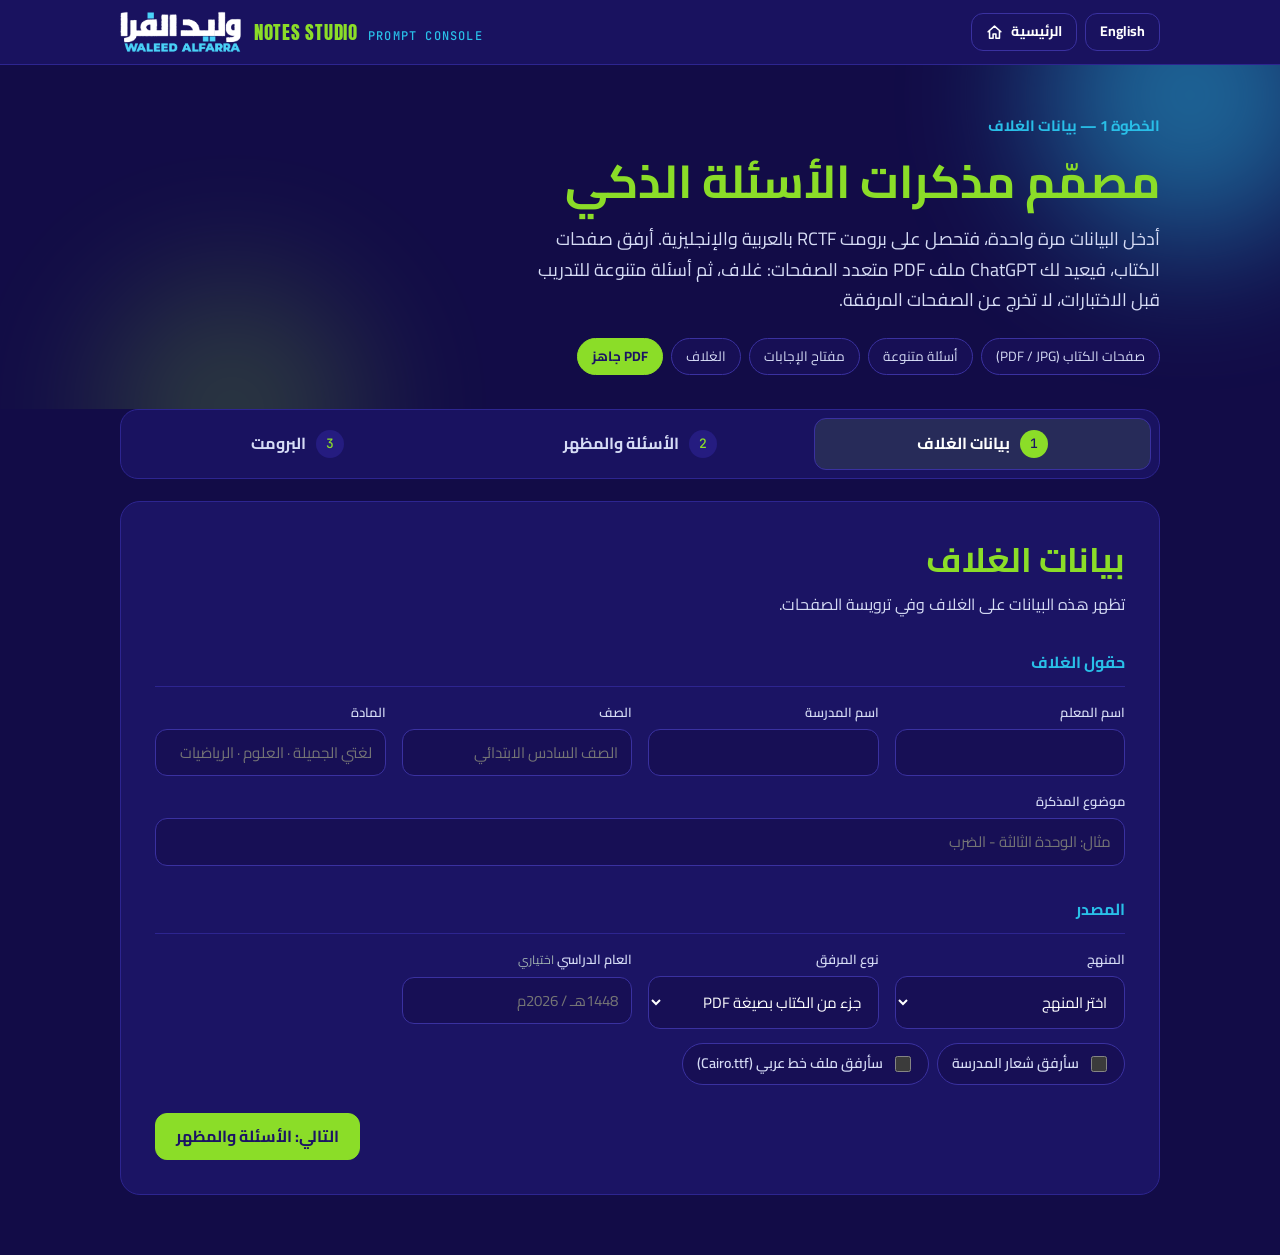
<file: StudyNotesStudio.html>
<!DOCTYPE html>
<html lang="ar" dir="rtl">
<head>
<meta charset="utf-8">
<meta name="viewport" content="width=device-width, initial-scale=1, viewport-fit=cover">
<title>Study Notes Studio · مصمّم مذكرات الأسئلة</title>
<link href="assets/logo.png" type="image/x-icon" rel="icon">
<link href="https://fonts.googleapis.com/css2?family=Cairo:wght@400;600;700&family=Anton&family=JetBrains+Mono:wght@500&display=swap" rel="stylesheet">
<style>
:root{--bg:#120c47;--bg-2:#170f55;--surface:#1b1464;--surface-2:#251c80;--line:#3a31a0;--line-soft:#2d2590;--ink:#fff;--ink-2:#d6dcf5;--muted:#a3b5b2;--cyan:#29bfe8;--lime:#8bdd28;--navy:#1b1464;--r:12px;--ar:Cairo,"Segoe UI",Tahoma,system-ui,sans-serif;--mono:"JetBrains Mono",ui-monospace,Menlo,Consolas,monospace;color-scheme:dark;box-sizing:border-box;padding-top:env(safe-area-inset-top,0px);padding-bottom:env(safe-area-inset-bottom,0px)}
*{box-sizing:border-box}
body{margin:0;background:var(--bg);color:var(--ink);font:16px/1.7 var(--ar);min-height:100%}
button,input,select,textarea{font:inherit;color:inherit}
::selection{background:var(--lime);color:var(--navy)}
.wrap{max-width:1080px;margin:0 auto;padding:0 20px}
.topbar{background:rgba(27,20,100,.88);backdrop-filter:blur(10px);border-bottom:1px solid var(--line-soft);position:sticky;top:0;z-index:8}
.topbar .wrap{display:flex;align-items:center;justify-content:space-between;gap:12px;height:64px;direction:ltr}
.brand{display:flex;align-items:center;gap:12px;text-decoration:none;font-family:Anton,Impact,sans-serif;letter-spacing:.04em;color:var(--lime);font-size:19px}
.brand img{height:42px;width:auto;display:block}
.brand small{font:500 12px var(--mono);color:var(--cyan);margin-inline-start:10px;letter-spacing:.1em}
.acts{display:flex;gap:8px;align-items:center}
.acts .btn{margin:0;white-space:nowrap}
.acts svg{width:17px;height:17px;flex:none}
a.btn{text-decoration:none;color:inherit}
html[lang=en] .hero h1,html[lang=en] .phead h2{font-family:Anton,Impact,sans-serif;font-weight:400}
@media(max-width:700px){.brand small{display:none}}
.hero{position:relative;overflow:hidden;padding:46px 0 34px}
.orb{position:absolute;border-radius:50%;filter:blur(70px);opacity:.5;pointer-events:none}
.o1{width:300px;height:300px;background:var(--cyan);top:-120px;inset-inline-start:-60px}
.o2{width:260px;height:260px;background:var(--lime);opacity:.22;bottom:-130px;inset-inline-end:8%}
.eyebrow{font:500 13px var(--mono);letter-spacing:.14em;color:var(--cyan);margin:0 0 10px}
html[dir=rtl] .eyebrow{font-family:var(--ar);letter-spacing:0;font-weight:700;font-size:15px}
.hero h1{position:relative;margin:0 0 12px;font-weight:700;font-size:clamp(30px,5vw,46px);line-height:1.35;color:var(--lime)}
.hero p.lede{position:relative;margin:0;max-width:64ch;color:var(--ink-2);font-size:18px}
.flow{position:relative;display:flex;flex-wrap:wrap;gap:8px;margin-top:22px}
.flow span{border:1px solid var(--line);background:var(--bg-2);border-radius:999px;padding:6px 14px;font-size:13.5px;color:var(--ink-2)}
.flow span.e{background:var(--lime);color:var(--navy);border-color:var(--lime);font-weight:700}
.steps{display:flex;gap:6px;padding:8px;background:rgba(27,20,100,.88);border:1px solid var(--line-soft);border-radius:18px;margin-bottom:22px}
.step{flex:1;display:flex;align-items:center;justify-content:center;gap:10px;padding:11px 12px;border-radius:12px;border:1px solid transparent;background:transparent;cursor:pointer;color:var(--ink-2);font-weight:700}
.step .n{width:28px;height:28px;border-radius:50%;display:grid;place-items:center;font:500 13px var(--mono);background:var(--surface-2);color:var(--lime);flex:none}
.step.on{background:rgba(139,221,40,.12);border-color:var(--line);color:var(--ink)}
.step.on .n{background:var(--lime);color:var(--navy)}
.panel{background:var(--surface);border:1px solid var(--line-soft);border-radius:20px;padding:34px;margin-bottom:60px}
.panel[hidden]{display:none}
.phead h2{margin:0 0 8px;font-size:clamp(24px,3.4vw,34px);color:var(--lime);line-height:1.4}
.phead p{margin:0 0 6px;color:var(--ink-2)}
h3.sec{margin:30px 0 14px;padding-bottom:10px;border-bottom:1px solid var(--line-soft);font-size:16px;color:var(--cyan)}
.g{display:grid;grid-template-columns:repeat(auto-fit,minmax(215px,1fr));gap:14px 16px}
.f{display:flex;flex-direction:column;gap:6px;min-width:0}.f.w{grid-column:1/-1}
label{font-size:13px;font-weight:600;color:var(--ink-2)}
.h{font-weight:400;color:var(--muted);font-size:12px}
input[type=text],input[type=number],select,textarea{background:var(--bg-2);border:1px solid var(--line);border-radius:var(--r);padding:10px 13px;width:100%;min-height:44px;font-size:15px}
textarea{min-height:92px;resize:vertical}
input:focus,select:focus,textarea:focus{outline:none;border-color:var(--lime)}
select option,select optgroup{background:#1b1464;color:#fff}
.chips{display:flex;flex-wrap:wrap;gap:8px}
.chip{display:inline-flex;align-items:center;gap:8px;border:1px solid var(--line);background:var(--bg-2);border-radius:999px;padding:8px 14px;cursor:pointer;font-size:14px}
.chip:has(input:checked){border-color:var(--lime);color:var(--lime);background:rgba(139,221,40,.1)}
.chip input{accent-color:var(--lime);width:16px;height:16px}
.row{display:flex;gap:11px;flex-wrap:wrap;margin-top:28px}.row.end{justify-content:flex-end}
.btn{display:inline-flex;align-items:center;justify-content:center;gap:8px;min-height:44px;padding:9px 20px;border-radius:12px;border:1px solid var(--line);background:transparent;cursor:pointer;font-weight:700;transition:transform .16s,box-shadow .16s,background .16s}
.btn:hover{box-shadow:0 8px 22px rgba(41,191,232,.3);transform:translateY(-1px)}
.btn.p{background:var(--lime);color:var(--navy);border-color:var(--lime)}
.btn.sm{min-height:38px;padding:6px 14px;font-size:14px}
.btn.c{border-color:var(--cyan);color:var(--cyan);min-height:34px;padding:4px 13px;font-size:13px}
.blk{background:var(--bg-2);border:1px solid var(--line-soft);border-radius:14px;margin-bottom:16px;overflow:hidden}
.bh{display:flex;align-items:center;justify-content:space-between;gap:10px;padding:11px 16px;background:var(--surface-2);border-bottom:1px solid var(--line-soft)}
.bh b{font-size:14px;color:var(--lime)}
.ba{display:flex;gap:6px;flex-wrap:wrap}
.bf{display:flex;flex-wrap:wrap;align-items:center;gap:8px;padding:10px 16px;border-top:1px solid var(--line-soft);font-size:12.5px;color:var(--muted)}
.dl{display:flex;flex-wrap:wrap;gap:10px;align-items:center;margin-top:22px;padding-top:20px;border-top:1px solid var(--line-soft)}
pre{margin:0;padding:16px 18px;white-space:pre-wrap;word-wrap:break-word;font:13.5px/1.9 var(--ar);color:var(--ink-2);max-height:460px;overflow:auto}
pre.rtl{direction:rtl;text-align:right}pre.ltr{direction:ltr;text-align:left;font-family:var(--mono);font-size:12.5px}
.note{background:var(--bg-2);border:1px solid var(--line-soft);border-inline-start:4px solid var(--cyan);border-radius:14px;padding:12px 16px;font-size:13.5px;color:var(--ink-2);margin:0 0 12px}
.note[hidden]{display:none}
.toast{position:fixed;bottom:calc(24px + env(safe-area-inset-bottom,0px));inset-inline:0;margin:auto;width:max-content;background:var(--lime);color:var(--navy);font-weight:700;padding:10px 22px;border-radius:999px;opacity:0;transform:translateY(12px);transition:.25s;pointer-events:none;z-index:20}
.toast.on{opacity:1;transform:none}
@media(max-width:700px){.panel{padding:22px}.step .t{display:none}}
</style>
</head>
<body>
<header class="topbar"><div class="wrap">
<a class="brand" href="index.html"><img src="assets/waleed1-logo.png" alt="Waleed 2026" onerror="this.style.display='none'"><span>NOTES STUDIO<small>PROMPT CONSOLE</small></span></a>
<div class="acts"><a class="btn sm" href="index.html"><svg viewBox="0 0 24 24" fill="none" stroke="currentColor" stroke-width="2.2" stroke-linecap="round" stroke-linejoin="round"><path d="M3 11l9-8 9 8M5 10v10h5v-6h4v6h5V10"/></svg><span data-en="Home page">الرئيسية</span></a><button class="btn sm" id="ui" type="button" title="English / العربية">English</button></div>
</div></header>

<div class="hero"><i class="orb o1"></i><i class="orb o2"></i><div class="wrap">
<p class="eyebrow" id="eb">الخطوة 1 — بيانات الغلاف</p>
<h1 data-en="Practice Question Notes Designer">مصمّم مذكرات الأسئلة الذكي</h1>
<p class="lede" data-en="Enter the details once to get an RCTF prompt in Arabic and English. Attach the textbook pages and ChatGPT returns a multi-page PDF: a cover, then varied practice questions for exam revision that never leave the attached pages.">أدخل البيانات مرة واحدة، فتحصل على برومت RCTF بالعربية والإنجليزية. أرفق صفحات الكتاب، فيعيد لك ChatGPT ملف PDF متعدد الصفحات: غلاف، ثم أسئلة متنوعة للتدريب قبل الاختبارات، لا تخرج عن الصفحات المرفقة.</p>
<div class="flow"><span data-en="Textbook pages (PDF / JPG)">صفحات الكتاب (PDF / JPG)</span><span data-en="Varied questions">أسئلة متنوعة</span><span data-en="Answer key">مفتاح الإجابات</span><span data-en="Cover">الغلاف</span><span class="e" data-en="Ready PDF">PDF جاهز</span></div>
</div></div>

<main class="wrap">
<nav class="steps">
<button class="step on" data-go="0"><span class="n">1</span><span class="t" data-en="Cover details">بيانات الغلاف</span></button>
<button class="step" data-go="1"><span class="n">2</span><span class="t" data-en="Questions and look">الأسئلة والمظهر</span></button>
<button class="step" data-go="2"><span class="n">3</span><span class="t" data-en="The prompt">البرومت</span></button>
</nav>

<!-- Step 1 -->
<section class="panel" id="p0">
<div class="phead"><h2 data-en="Cover details">بيانات الغلاف</h2><p data-en="These details appear on the cover and in the page header.">تظهر هذه البيانات على الغلاف وفي ترويسة الصفحات.</p></div>
<h3 class="sec" data-en="Cover fields">حقول الغلاف</h3>
<div class="g">
<div class="f"><label for="t" data-en="Teacher name">اسم المعلم</label><input type="text" id="t"></div>
<div class="f"><label for="s" data-en="School name">اسم المدرسة</label><input type="text" id="s"></div>
<div class="f"><label for="g" data-en="Grade">الصف</label><input type="text" id="g" placeholder="الصف السادس الابتدائي" data-en-ph="Grade 6"></div>
<div class="f"><label for="sub" data-en="Subject">المادة</label><input type="text" id="sub" placeholder="لغتي الجميلة · العلوم · الرياضيات" data-en-ph="Arabic · Science · Math"></div>
<div class="f w"><label for="top" data-en="Notes topic">موضوع المذكرة</label><input type="text" id="top" placeholder="مثال: الوحدة الثالثة - الضرب" data-en-ph="e.g. Unit 3 - Multiplication"></div>
</div>
<h3 class="sec" data-en="The source">المصدر</h3>
<div class="g">
<div class="f"><label for="cur" data-en="Curriculum">المنهج</label><select id="cur">
<option value="" data-en="Choose the curriculum">اختر المنهج</option>
<option data-en="Saudi National Curriculum">المنهج الوطني السعودي</option>
<option data-en="Kuwaiti National Curriculum">المنهج الوطني الكويتي</option>
<option data-en="Qatari National Curriculum">المنهج الوطني القطري</option>
<option data-en="UAE Ministry of Education Curriculum">منهج وزارة التربية والتعليم الإماراتية</option>
<option data-en="Egyptian National Curriculum">المنهج الوطني المصري</option>
<option data-en="Jordanian National Curriculum">المنهج الوطني الأردني</option>
<option data-en="Omani National Curriculum">المنهج الوطني العُماني</option>
<option data-en="Bahraini National Curriculum">المنهج الوطني البحريني</option>
<option data-en="Cambridge">كامبريدج</option>
<option data-en="Other curriculum">منهج آخر</option></select></div>
<div class="f"><label for="src" data-en="Attachment type">نوع المرفق</label><select id="src"><option value="pdf" data-en="A PDF excerpt of the textbook">جزء من الكتاب بصيغة PDF</option><option value="img" data-en="Photos of textbook pages (JPG)">صور لصفحات الكتاب (JPG)</option></select></div>
<div class="f"><label for="yr"><span data-en="School year">العام الدراسي</span> <span class="h" data-en="optional">اختياري</span></label><input type="text" id="yr" placeholder="1448هـ / 2026م" data-en-ph="2026–2027"></div>
<div class="f w"><span class="chips"><label class="chip"><input type="checkbox" id="logo"><span data-en="I will attach the school logo">سأرفق شعار المدرسة</span></label><label class="chip"><input type="checkbox" id="font"><span data-en="I will attach an Arabic font file (Cairo.ttf)">سأرفق ملف خط عربي (Cairo.ttf)</span></label></span></div>
</div>
<div class="row end"><button class="btn p" data-go="1" data-en="Next: Questions and look">التالي: الأسئلة والمظهر</button></div>
</section>

<!-- Step 2 -->
<section class="panel" id="p1" hidden>
<div class="phead"><h2 data-en="Questions and look">الأسئلة والمظهر</h2><p data-en="The notes hold questions only: no summary, no contents page and no textbook page references.">المذكرة أسئلة فقط: بلا ملخص، وبلا صفحة محتويات، وبلا إحالات إلى صفحات الكتاب.</p></div>
<h3 class="sec" data-en="Question types">أنواع الأسئلة <span class="h" data-en="choose the types">اختر الأنواع</span></h3>
<div class="chips" id="ty"></div>
<div class="g" style="margin-top:16px">
<div class="f"><label for="qn" data-en="Questions per type">عدد الأسئلة لكل نوع</label><input type="number" id="qn" value="5" min="1" max="20"></div>
<div class="f"><label for="mix" data-en="Difficulty mix">توزيع المستويات</label><select id="mix"><option value="b" data-en="balanced: 40% remember, 30% understand, 20% apply, 10% higher-order">متوازن: 40% تذكّر، 30% فهم، 20% تطبيق، 10% مهارات عليا</option><option value="e" data-en="foundational: 60% remember, 30% understand, 10% apply">تأسيسي: 60% تذكّر، 30% فهم، 10% تطبيق</option><option value="a" data-en="advanced: 20% remember, 30% understand, 30% apply, 20% higher-order">متقدّم: 20% تذكّر، 30% فهم، 30% تطبيق، 20% مهارات عليا</option></select></div>
<div class="f"><label for="key" data-en="Answer key">مفتاح الإجابات</label><select id="key"><option value="end" data-en="Separate pages at the end of the notes">صفحات منفصلة في آخر المذكرة</option><option value="file" data-en="A separate PDF file for the teacher">ملف PDF منفصل للمعلم</option><option value="none" data-en="No answer key">بدون مفتاح</option></select></div>
<div class="f"><label for="np"><span data-en="Approximate pages">عدد الصفحات التقريبي</span> <span class="h" data-en="with the cover">مع الغلاف</span></label><input type="number" id="np" value="6" min="2" max="40"></div>
<div class="f"><label for="lang" data-en="Notes language">لغة المذكرة</label><select id="lang"><option value="ar" data-en="Arabic">العربية</option><option value="en" data-en="English">English</option><option value="both" data-en="Bilingual">ثنائي اللغة</option></select></div>
<div class="f"><label for="tash" data-en="Diacritics (tashkeel)">التشكيل</label><select id="tash"><option value="part" data-en="Partial (ambiguous words only)">جزئي للكلمات الملتبسة</option><option value="full" data-en="Full">كامل</option><option value="none" data-en="None">بدون</option></select></div>
<div class="f w"><span class="chips"><label class="chip"><input type="checkbox" id="sc"><span data-en="A score box for each section">خانة درجة لكل قسم</span></label><label class="chip"><input type="checkbox" id="sn" checked><span data-en="Student name field">خانة اسم الطالب</span></label><label class="chip"><input type="checkbox" id="rv"><span data-en="Show me the questions before building the file">اعرض الأسئلة عليّ قبل بناء الملف</span></label></span></div>
</div>
<h3 class="sec" data-en="Cover fields and editing">حقول الغلاف والتعديل</h3>
<div class="g">
<div class="f w"><label for="fm" data-en="How the cover data is written">طريقة كتابة بيانات الغلاف</label><select id="fm"><option value="fixed" data-en="Fixed text drawn correctly (reliable) + a Word copy for editing">نص ثابت مرسوم بدقة (مضمون) + نسخة Word للتعديل</option><option value="form" data-en="Fillable fields inside the PDF (open in Adobe Acrobat Reader)">حقول قابلة للتعبئة داخل PDF (تُفتح في Adobe Acrobat Reader)</option></select></div>
<p class="note f w" id="fmn" data-en="Recommended: PDF viewers do not join Arabic letters inside fillable fields, so the names come out split and reversed. Fixed text always prints correctly, and you edit the names in the Word copy.">المُوصى به: برامج عرض PDF لا تشكّل الحروف العربية داخل الحقول القابلة للتعبئة، فتظهر الأسماء مقطّعة ومعكوسة. النص الثابت يُطبع صحيحًا دائمًا، وتعدّل الأسماء من نسخة Word.</p>
</div>
<h3 class="sec" data-en="The look">المظهر</h3>
<div class="g">
<div class="f"><label for="pal" data-en="Color identity">الهوية اللونية</label><select id="pal"><option data-en="navy, cyan and lime">كحلي وسماوي وليموني</option><option data-en="green and gold (calm and formal)">أخضر وذهبي (هادئ ورسمي)</option><option data-en="warm vivid colors (orange, yellow, blue)">ألوان زاهية دافئة (برتقالي وأصفر وأزرق)</option><option data-en="calm pastel colors (mint, peach, lilac)">ألوان باستيل هادئة (نعناعي وخوخي وليلكي)</option><option data-en="black and white, printer friendly">أبيض وأسود صديق للطباعة</option></select></div>
<div class="f"><label for="fs" data-en="Question text size">حجم خط الأسئلة</label><select id="fs"><option value="13">13 pt</option><option value="14" selected>14 pt</option><option value="16">16 pt</option></select></div>
<div class="f w"><label for="ex"><span data-en="Special additions">إضافات خاصة</span> <span class="h" data-en="optional">اختياري</span></label><textarea id="ex"></textarea></div>
</div>
<div class="row"><button class="btn" data-go="0" data-en="Back">رجوع</button><button class="btn p" data-go="2" data-en="Next: The prompt">التالي: البرومت</button></div>
</section>

<!-- Step 3 -->
<section class="panel" id="p2" hidden>
<div class="phead"><h2 data-en="The prompt">البرومت</h2><p data-en="Copy the prompt, open ChatGPT, paste it and attach the textbook pages in the same message.">انسخ البرومت وافتح ChatGPT، ثم الصقه وأرفق صفحات الكتاب في الرسالة نفسها.</p></div>
<p class="note" data-en="Attach the textbook pages (PDF or JPG), and the school logo if you want it, in the same message. Files and pictures cannot travel inside the text.">أرفق صفحات الكتاب (PDF أو JPG) وشعار المدرسة إن رغبت في الرسالة نفسها؛ فالملفات والصور لا تنتقل داخل النص.</p>
<p class="note" data-en="If any Arabic letters still come out split or as boxes, attach an Arabic font file such as Cairo.ttf and ask again.">إن ظهرت أي حروف عربية مقطّعة أو مربعات، فأرفق ملف خط عربي مثل Cairo.ttf وأعد الطلب.</p>
<p class="note" id="fmw" hidden data-en="With fillable fields, open the PDF in Adobe Acrobat Reader; browsers and image previews may show the names split and reversed.">مع الحقول القابلة للتعبئة افتح الملف في Adobe Acrobat Reader؛ فالمتصفحات ومعاينة الصور قد تعرض الأسماء مقطّعة ومعكوسة.</p>
<div id="out" style="margin-top:18px"></div>
<div class="dl" id="dall"></div>
<div class="row"><button class="btn" data-go="1" data-en="Back">رجوع</button></div>
</section>
</main>
<div class="toast" id="tt"></div>

<script>
const $=i=>document.getElementById(i),V=i=>($(i).value||'').trim(),C=i=>$(i).checked;
let UI='ar',CUR=0;
const TY=[['اختر الإجابة الصحيحة','Multiple choice'],['ضع علامة (✓) أو (✗) مع تصويب الخطأ','True or false, correcting the false ones'],['أكمل الفراغ','Fill in the blank'],['صِل العمود (أ) بما يناسبه في (ب)','Matching (column A to column B)'],['أجب بإيجاز','Short answer'],['عرّف المصطلح','Define the term'],['علّل','Give a reason'],['قارن','Compare'],['استخرج من النص','Extract from the text'],['حلّ المسألة','Solve the problem'],['سؤال تفكير ناقد','Critical-thinking question']];
const BOTS=[['ChatGPT','https://chatgpt.com/'],['Claude','https://claude.ai/new']];
const EB=[['الخطوة 1 — بيانات الغلاف','Step 1 — Cover details'],['الخطوة 2 — الأسئلة والمظهر','Step 2 — Questions and look'],['الخطوة 3 — البرومت','Step 3 — The prompt']];
const MSG={need:['اكتب المادة والموضوع أولًا','Please enter the subject and topic first'],cp:['تم النسخ','Copied']};
const tr=a=>a[UI=='ar'?0:1];
const esc=s=>s.replace(/[&<>]/g,c=>({'&':'&amp;','<':'&lt;','>':'&gt;'}[c]));
const toast=m=>{const t=$('tt');t.textContent=m;t.className='toast on';setTimeout(()=>t.className='toast',1500)};
const v=x=>x||'—';
const so=(id,L)=>{const o=$(id).selectedOptions[0];return L=='ar'?o.dataset.ar:o.dataset.en};

function chips(){const c=[...document.querySelectorAll('#ty input')].map(x=>x.checked);
$('ty').innerHTML=TY.map((x,i)=>`<label class="chip"><input type="checkbox" value="${i}" ${(c.length?c[i]:[0,1,2,3,4].includes(i))?'checked':''}>${x[UI=='ar'?0:1]}</label>`).join('')}

function D(){return{t:V('t'),s:V('s'),g:V('g'),sub:V('sub'),top:V('top'),yr:V('yr'),src:V('src'),lang:V('lang'),np:V('np')||'6',qn:V('qn')||'5',tash:V('tash'),fs:V('fs'),key:V('key'),ex:V('ex'),fm:V('fm'),
ty:[...document.querySelectorAll('#ty input:checked')].map(x=>+x.value),logo:C('logo'),font:C('font'),sc:C('sc'),sn:C('sn'),rv:C('rv')}}

const H={ar:['## الدور (Role)','## السياق (Context)','## المهمة (Task)','## الصيغة (Format)'],en:['## Role','## Context','## Task','## Format']};

function build(d,L){
const a=L=='ar',h=H[L],ty=(d.ty.length?d.ty:[0,1,2,3,4]).map(i=>TY[i][a?0:1]),cur=$('cur').value?so('cur',L):(a?'المنهج المعتمد':'the adopted curriculum');
const ar=d.lang!='en',fx=d.fm=='fixed';
const lang=a?{ar:'العربية الفصحى المبسّطة',en:'الإنجليزية',both:'ثنائي اللغة (العربية أولًا ثم الإنجليزية)'}[d.lang]:{ar:'simplified Modern Standard Arabic',en:'English',both:'bilingual (Arabic first, then English)'}[d.lang];
const tash=a?{full:'كامل',part:'جزئي للكلمات الملتبسة فقط',none:'بدون'}[d.tash]:{full:'full',part:'partial, ambiguous words only',none:'none'}[d.tash];
const src=a?(d.src=='pdf'?'جزء من الكتاب المدرسي بصيغة PDF':'صور لصفحات الكتاب المدرسي بصيغة JPG'):(d.src=='pdf'?'a PDF excerpt of the textbook':'JPG photos of textbook pages');
const fn=(d.top||(a?'مذكرة':'notes')).replace(/[\\\/:*?"<>|]+/g,'').replace(/\s+/g,'-').slice(0,40);
const fld='teacher, school, grade, subject, topic'+(d.sn?', student':'');

if(a){
const role=`أنت فريق متكامل في شخص واحد:
- معلم خبير في بناء بنوك الأسئلة والاختبارات لطلاب ${v(d.g)} في مادة ${v(d.sub)} وفق ${cur}.
- مصمّم مطبوعات تعليمية يُخرج مذكرات أسئلة أنيقة واضحة تصلح للطباعة.
- مطوّر Python يتقن بناء ملفات PDF${ar?' عربية سليمة':''} (reportlab${ar?' وarabic_reshaper وpython-bidi':''})${fx?' وملفات Word (python-docx)':' وحقول النماذج (AcroForm) وpypdf'}.
- مدقق لغوي دقيق في الإملاء والنحو والمصطلح العلمي.`;
const ctx=[['المعلم',d.t],['المدرسة',d.s],['الصف',d.g],['المادة',d.sub],['موضوع المذكرة',d.top],['المنهج',cur],['العام الدراسي',d.yr]].filter(x=>x[0]!='العام الدراسي'||x[1]).map(x=>`- ${x[0]}: ${v(x[1])}`).join('\n')+`
- المرفق: ${src}، وهو المصدر الوحيد والحصري للأسئلة.${d.src=='img'?'\n- رتّب الصور حسب رقم الصفحة الظاهر فيها، لا حسب ترتيب الرفع.':''}${d.logo?'\n- شعار المدرسة مرفق كصورة؛ استخدمه كما هو دون إعادة رسمه.':''}${d.font?'\n- ملف خط عربي مرفق؛ سجّله واستخدمه في كل نصوص الملف.':''}
- الغرض: مذكرة أسئلة متنوعة لتدريب الطلاب قبل الاختبارات.
- الهوية اللونية: ${so('pal',L)}.
- لغة المذكرة: ${lang}${ar?`، والتشكيل: ${tash}`:''}.`;
const task=`${d.rv?'نفّذ المراحل 1 إلى 4، ثم اعرض الأسئلة ومفتاحها في المحادثة وتوقف حتى أكتب «ابنِ الملف»، ثم نفّذ المرحلتين 5 و6.':'نفّذ المراحل كلها في ردّ واحد دون أن تسألني أو تنتظر موافقتي؛ اتخذ القرار الأنسب وأكمل.'}

1) القراءة (داخليًا، لا تُطبع):
- اقرأ كل صفحة مرفقة كاملة${d.src=='img'?' (استخرج النص من الصور بدقة)':''}، بما فيها العناوين والتعريفات والقواعد والأمثلة والأشكال والجداول والتدريبات.
- استخرج قائمة الموضوعات والمفاهيم لتوزّع الأسئلة عليها، وإن تعذّرت قراءة جزء فلا تخمّنه؛ سجّله لتذكره في نهاية الرد.

2) الأسئلة:
- المذكرة أسئلة فقط: لا ملخص، ولا شرح للدرس، ولا صفحة محتويات، ولا إحالات إلى صفحات الكتاب مثل «كتاب الطالب ص...».
- الأقسام بالترتيب: ${ty.join('، ')}، وفي كل قسم ${d.qn} أسئلة، ولكل قسم عنوان بصيغة أمر واضحة مثل «السؤال الأول: اختر الإجابة الصحيحة فيما يأتي».${d.sc?'\n- ضع بجانب عنوان كل قسم خانة درجة فارغة بالشكل: ( ____ / عدد أسئلة القسم ).':''}
- التوزيع: ${so('mix',L)}.
- كل سؤال مبني على معلومة صريحة في الصفحات المرفقة، ولا يخرج عن موضوعاتها، وتغطي الأسئلة الموضوعات كلها بتوازن، ولا يتكرر سؤال بصيغة أخرى.
- أسئلة الاختيار بأربعة بدائل (أ، ب، ج، د) ومشتتات منطقية، ونوّع موضع الإجابة الصحيحة.
- اترك تحت كل سؤال مقالي أسطرًا كافية للإجابة، وارسم جداول التوصيل بعمودين واضحين يزيد فيهما العمود (ب) بندًا واحدًا.

3) مفتاح الإجابات: ${{end:'في صفحات منفصلة بآخر المذكرة بعنوان «مفتاح الإجابات (للمعلم)»، مرتبًا بالأقسام وأرقام الأسئلة.',file:'في ملف PDF منفصل للمعلم، مرتبًا بالأقسام وأرقام الأسئلة.',none:'لا تُعدّ مفتاحًا، لكن تحقّق داخليًا أن لكل سؤال إجابة واحدة صحيحة من المرفق.'}[d.key]}

4) الغلاف: صمّمه بالكود داخل الملف نفسه (لا تستخدم أداة توليد الصور):
- عبارة «مذكرة أسئلة للتدريب» ثم موضوع المذكرة بخط كبير لا يقل عن 34 نقطة.
- المادة والصف واسم المعلم واسم المدرسة${d.yr?' والعام الدراسي':''}${d.logo?'، وشعار المدرسة المرفق في أعلى الغلاف':''}${d.sn?'، وخانة «اسم الطالب» فارغة للكتابة':''}.
- إطار مزخرف وأشرطة وأشكال هندسية أو رموز بسيطة تعبّر عن المادة، مرسومة بالكود وبالهوية اللونية المحددة.
- ${fx?`بيانات الغلاف نص ثابت مرسوم داخل خانات مزخرفة، مثل بقية نصوص المذكرة. يُمنع استخدام حقول نماذج PDF (AcroForm) في أي مكان؛ لأن برامج العرض لا تشكّل الحروف العربية داخل الحقول فتظهر مقطّعة ومعكوسة.`:`بيانات الغلاف حقول نماذج PDF (AcroForm) قابلة للكتابة بهذه الأسماء: ${fld}، معبّأة مسبقًا بالقيم أعلاه${d.sn?' (وخانة الطالب فارغة)':''}، وفق قواعد الحقول العربية في المرحلة 5.`}

5) بناء الملف:
- PDF بمقاس A4 عمودي، ونحو ${d.np} صفحات (تزيد أو تنقص حسب عدد الأسئلة، بلا حشو).
- التسلسل: الغلاف، ثم أقسام الأسئلة${d.key=='end'?'، ثم مفتاح الإجابات':''}.
- ترويسة باسم المادة والموضوع، وتذييل باسم المدرسة والمعلم وترقيم «صفحة ن من م».
- عناوين الأقسام 18 نقطة فأكثر، ونص الأسئلة ${d.fs} نقطة، وتباعد مريح، ولا ينقسم سؤال أو بدائله بين صفحتين، ولا يبقى عنوان قسم وحده أسفل صفحة.${ar?`
- قواعد العربية في النص المرسوم (إلزامية):
  أ. خط يدعم العربية: ${d.font?'الخط المرفق':'ابحث بالأمر fc-list :lang=ar واختر Cairo أو Amiri أو Noto Naskh Arabic، وإن لم يوجد خط عربي فتوقف واطلب مني رفع ملف خط'}. استخدم الخط نفسه في كل الصفحات بما فيها الغلاف.
  ب. مرّر كل نص عربي مرسوم على arabic_reshaper ثم python-bidi قبل الرسم، بلا استثناء للغلاف أو الترويسة أو التذييل، مع محاذاة لليمين.
  ج. تأكد أن الخط يحوي كل رمز مستخدم (كالشرطة الطويلة — وعلامات الترقيم والأقواس)، وإلا فاستبدله برمز يحويه الخط حتى لا يظهر مربع □.
  د. لا حروف منفصلة أو معكوسة، ولا مسافة داخل الكلمة، والأرقام بترتيب صحيح.`:''}${fx?`
- نسخة Word: ابنِ من المحتوى نفسه ملف .docx قابلًا للتحرير الكامل بالغلاف والأسئلة${d.key=='end'?' والمفتاح':''}، بفقرات من اليمين لليسار (bidi) وخاصية rtl للنص، وبخط عربي، ليعدّل المعلم بيانات الغلاف منه.`:`
- قواعد الحقول العربية (إلزامية):
  أ. احفظ قيمة كل حقل بترتيبها المنطقي الأصلي كما كُتبت في السياق، ولا تمرّرها أبدًا على arabic_reshaper أو python-bidi؛ فهذان للنص المرسوم فقط.
  ب. ضمّن الخط العربي في الملف واجعله خط الحقول في DA، ومحاذاة يمين (Q=2)، واضبط NeedAppearances على true، ولا تولّد مظهرًا للحقول بخط Helvetica أو أي خط لا يدعم العربية.
  ج. تحقق بـ pypdf أن قيمة كل حقل تطابق النص الأصلي حرفًا بحرف. وإن عجزت عن ضمان ذلك فارجع إلى كتابة بيانات الغلاف نصًا ثابتًا مرسومًا، وأخبرني.`}

6) الفحص قبل التسليم:
- حوّل كل صفحة إلى صورة PNG وافحصها بنفسك، وابدأ بالغلاف مكبّرًا: كل كلمة متصلة الحروف ومقروءة من اليمين، ولا مربعات □، ولا نص مقطوع أو متداخل أو خارج الهوامش.
- طابق كل سؤال وإجابته مع المرفق، واحذف أو صحّح ما لا أصل له.
- أصلح أي خلل وأعد البناء، ثم سلّم.${d.ex?'\n\nإضافات المعلم: '+d.ex:''}`;
const fmt=`- ملف PDF جاهز للتنزيل باسم: مذكرة-${fn}.pdf${d.key=='file'?`\n- ملف PDF للمعلم باسم: مفتاح-${fn}.pdf`:''}${fx?`\n- نسخة Word قابلة للتعديل باسم: مذكرة-${fn}.docx`:''}
- بعد الروابط: جدول تحقق مختصر بأعمدة: القسم | عدد الأسئلة | الموضوعات التي يغطيها.
- سطر أخير يذكر أي جزء تعذّرت قراءته، أو «قُرئت الصفحات كاملة».
- لا تعرض الكود ولا شرح الخطوات.`;
return `${h[0]}\n${role}\n\n${h[1]}\n${ctx}\n\n${h[2]}\n${task}\n\n${h[3]}\n${fmt}`;
}

const role=`You are a complete team in one person:
- An expert teacher who builds question banks and tests for ${v(d.g)} students in ${v(d.sub)} according to ${cur}.
- An educational print designer who produces clean, elegant, print-ready question booklets.
- A Python developer skilled at building PDF files${ar?' with correct Arabic':''} (reportlab${ar?', arabic_reshaper, python-bidi':''})${fx?' and Word files (python-docx)':', PDF form fields (AcroForm) and pypdf'}.
- A meticulous proofreader of spelling, grammar and subject terminology.`;
const ctx=[['Teacher',d.t],['School',d.s],['Grade',d.g],['Subject',d.sub],['Notes topic',d.top],['Curriculum',cur],['School year',d.yr]].filter(x=>x[0]!='School year'||x[1]).map(x=>`- ${x[0]}: ${v(x[1])}`).join('\n')+`
- Attachment: ${src}. It is the one and only source for the questions.${d.src=='img'?'\n- Order the photos by the page number printed on them, not by upload order.':''}${d.logo?'\n- The school logo is attached as an image; use it as is, without redrawing it.':''}${d.font?'\n- An Arabic font file is attached; register it and use it for all text in the file.':''}
- Purpose: a booklet of varied questions for students to practise before exams.
- Color identity: ${so('pal',L)}.
- Notes language: ${lang}${ar?`; diacritics (tashkeel): ${tash}`:''}.`;
const task=`${d.rv?'Run stages 1 to 4, then show the questions and their key in the chat and stop until I type “build the file”; then run stages 5 and 6.':'Run every stage in one reply without asking me questions or waiting for my approval; make the best decision and continue.'}

1) Reading (internal, not printed):
- Read every attached page in full${d.src=='img'?' (extract the text from the photos accurately)':''}, including headings, definitions, rules, examples, figures, tables and exercises.
- List the topics and concepts to spread the questions across them; if any part cannot be read, do not guess it; record it to report at the end of your reply.

2) Questions:
- The booklet holds questions only: no summary, no lesson explanation, no contents page and no textbook page references such as “Student Book p. ...”.
- Sections, in this order: ${ty.join(', ')}, with ${d.qn} questions per section, each section headed by a clear instruction such as “Question 1: Choose the correct answer”.${d.sc?'\n- Beside each section heading, put an empty score box in the form ( ____ / number of questions in the section ).':''}
- Difficulty mix: ${so('mix',L)}.
- Every question rests on an explicit fact in the attached pages, never leaves their topics; the questions cover all topics evenly and no question repeats another in different words.
- Multiple-choice questions have four options (a, b, c, d) with plausible distractors and a varied position for the correct answer.
- Leave enough answer lines under every open question, and draw matching tables with two clear columns, column B holding one extra item.

3) Answer key: ${{end:'on separate pages at the end of the booklet titled “Answer key (for the teacher)”, ordered by section and question number.',file:'in a separate PDF for the teacher, ordered by section and question number.',none:'do not produce one, but check internally that every question has exactly one correct answer in the attachment.'}[d.key]}

4) Cover: design it in code inside the same file (do not use the image-generation tool):
- The words “Practice Questions”, then the notes topic in large type, at least 34 pt.
- Subject, grade, teacher name and school name${d.yr?', and the school year':''}${d.logo?', with the attached school logo at the top':''}${d.sn?', and an empty “Student name” box for writing':''}.
- A decorative frame, ribbons and geometric shapes or simple symbols of the subject, drawn in code in the chosen color identity.
- ${fx?'The cover data is fixed text drawn inside decorated boxes, like the rest of the booklet. Do not use PDF form fields (AcroForm) anywhere; PDF viewers do not join Arabic letters inside fields, so they come out split and reversed.':`The cover data is fillable PDF form fields (AcroForm) named ${fld}, prefilled with the values above${d.sn?' (the student field left empty)':''}, following the Arabic field rules in stage 5.`}

5) Building the file:
- A4 portrait PDF, about ${d.np} pages (more or fewer depending on the number of questions, with no filler).
- Order: cover, then the question sections${d.key=='end'?', then the answer key':''}.
- A header with the subject and topic, and a footer with the school and teacher and “page n of m” numbering.
- Section headings 18 pt or larger, question text ${d.fs} pt, comfortable spacing; no question or its options split across two pages, and no section heading stranded at the foot of a page.${ar?`
- Arabic rules for drawn text (mandatory):
  a. A font that supports Arabic: ${d.font?'the attached font':'search with fc-list :lang=ar and choose Cairo, Amiri or Noto Naskh Arabic; if no Arabic font exists, stop and ask me to upload a font file'}. Use the same font on every page, the cover included.
  b. Pass every drawn Arabic string through arabic_reshaper and then python-bidi before drawing, with no exception for the cover, header or footer, right-aligned.
  c. Make sure the font contains every symbol used (the long dash —, punctuation, brackets); otherwise replace it with one the font has, so no box □ appears.
  d. No split or reversed letters, no space inside a word, numbers in the correct order.`:''}${fx?`
- Word copy: build from the same content a fully editable .docx with the cover and the questions${d.key=='end'?' and the key':''}, with right-to-left paragraphs (bidi), the rtl text property and an Arabic font, so the teacher can edit the cover data there.`:`
- Arabic field rules (mandatory):
  a. Store each field value in its original logical order exactly as written in the context, and never pass it through arabic_reshaper or python-bidi; those are for drawn text only.
  b. Embed the Arabic font in the file and set it as the fields' font in DA, right alignment (Q=2), NeedAppearances set to true, and never generate field appearances with Helvetica or any font without Arabic.
  c. Verify with pypdf that each field value matches the original text character for character. If you cannot guarantee this, fall back to drawing the cover data as fixed text, and tell me.`}

6) Check before delivery:
- Render every page to a PNG and inspect it yourself, starting with the cover zoomed in: every word has connected letters and reads from the right, no boxes □, no clipped, overlapping or out-of-margin text.
- Match every question and its answer against the attachment, and remove or fix anything with no source.
- Fix any problem, rebuild, then deliver.${d.ex?'\n\nTeacher additions: '+d.ex:''}`;
const fmt=`- One PDF ready to download, named: notes-${fn}.pdf${d.key=='file'?`\n- A PDF for the teacher, named: key-${fn}.pdf`:''}${fx?`\n- An editable Word copy, named: notes-${fn}.docx`:''}
- After the links: a short check table with columns: section | number of questions | topics covered.
- A final line naming any part that could not be read, or “All pages were read in full”.
- Do not show the code or explain the steps.`;
return `${h[0]}\n${role}\n\n${h[1]}\n${ctx}\n\n${h[2]}\n${task}\n\n${h[3]}\n${fmt}`;
}

/* ---- cards, copy, download ---- */
const store={};let k=0;
function card(title,tx,L){const i=++k,e=UI=='en';store[i]=[title,tx,L];
return `<div class="blk"><div class="bh"><b>${title}</b><span class="ba"><button class="btn sm" data-c="${i}">${e?'Copy':'نسخ'}</button><button class="btn sm" data-d="${i}" data-x="txt">.txt</button><button class="btn sm" data-d="${i}" data-x="md">.md</button></span></div><pre class="${L=='ar'?'rtl':'ltr'}">${esc(tx)}</pre><div class="bf"><span>${e?'Copy and open:':'انسخ وافتح:'}</span>${BOTS.map(b=>`<button class="btn sm c" data-o="${i}" data-u="${b[1]}">${b[0]}</button>`).join('')}<span>${e?'then paste (Ctrl+V) and attach the textbook pages':'ثم الصق (Ctrl+V) وأرفق صفحات الكتاب'}</span></div></div>`}
function cp(t){const done=()=>toast(MSG.cp[0]+' · '+MSG.cp[1]);const legacy=()=>{const a=document.createElement('textarea');a.value=t;a.style.cssText='position:fixed;top:-1000px;opacity:0';document.body.appendChild(a);a.select();try{document.execCommand('copy')}catch(e){}a.remove();done()};
if(navigator.clipboard&&window.isSecureContext)navigator.clipboard.writeText(t).then(done,legacy);else legacy()}
function dl(name,txt,type){const a=document.createElement('a');a.href=URL.createObjectURL(new Blob([(type=='text/plain'?'﻿':'')+txt],{type:type+';charset=utf-8'}));a.download=name;document.body.appendChild(a);a.click();setTimeout(()=>{URL.revokeObjectURL(a.href);a.remove()},500)}
const fname=()=>(V('top')||'question-notes').replace(/[\\\/:*?"<>|\s]+/g,'-').slice(0,40);
function R(){const d=D();k=0;
$('out').innerHTML=card('برومت مذكرة الأسئلة · عربي',build(d,'ar'),'ar')+card('Question booklet prompt · English',build(d,'en'),'en');
const e=UI=='en';$('dall').innerHTML=`<b>${e?'Download both prompts in one file:':'حمّل البرومتين في ملف واحد:'}</b><button class="btn sm" data-da="txt">${e?'Plain text (.txt)':'نص عادي (.txt)'}</button><button class="btn sm" data-da="md">${e?'Markdown (.md)':'ملف (.md)'}</button>`}
document.addEventListener('click',e=>{const b=e.target.closest('button[data-c],button[data-d],button[data-o],button[data-da]');if(!b)return;const d=b.dataset;
if(d.c)cp(store[d.c][1]);
else if(d.o){cp(store[d.o][1]);window.open(d.u,'_blank','noopener')}
else if(d.d){const [h,tx,L]=store[d.d],m=d.x=='md';dl(`${fname()}-prompt-${L}.${d.x}`,m?`# ${h}\n\n${tx}\n`:`${h}\n${'='.repeat(h.length)}\n\n${tx}\n`,m?'text/markdown':'text/plain')}
else{const m=d.da=='md',A=Object.values(store);dl(`${fname()}-prompts.${d.da}`,m?A.map(x=>`# ${x[0]}\n\n${x[1]}`).join('\n\n---\n\n'):A.map(x=>`${x[0]}\n${'='.repeat(x[0].length)}\n\n${x[1]}`).join('\n\n\n'),m?'text/markdown':'text/plain')}});

/* ---- steps ---- */
function fmUI(){const f=V('fm')=='form';$('fmn').hidden=f;$('fmw').hidden=!f}
function go(i){if(i>0&&!(V('sub')&&V('top'))){toast(tr(MSG.need));i=0}
[0,1,2].forEach(j=>{$('p'+j).hidden=j!=i;document.querySelector(`.step[data-go="${j}"]`).classList.toggle('on',j==i)});
CUR=i;$('eb').textContent=tr(EB[i]);fmUI();if(i==2)R();window.scrollTo({top:0,behavior:'smooth'})}
document.querySelectorAll('[data-go]').forEach(b=>b.onclick=()=>go(+b.dataset.go));
['input','change'].forEach(ev=>document.querySelector('main').addEventListener(ev,()=>{fmUI();if(CUR==2)R()}));

/* ---- interface language ---- */
document.querySelectorAll('[data-en]').forEach(e=>e.dataset.ar=e.textContent);
document.querySelectorAll('[data-en-ph]').forEach(e=>e.dataset.arPh=e.getAttribute('placeholder'));
document.querySelectorAll('option:not([data-en])').forEach(o=>{o.dataset.ar=o.textContent;o.dataset.en=o.textContent});
function setUI(l){UI=l;const r=document.documentElement;r.lang=l;r.dir=l=='ar'?'rtl':'ltr';
document.querySelectorAll('[data-en]').forEach(e=>e.textContent=l=='en'?e.dataset.en:e.dataset.ar);
document.querySelectorAll('[data-en-ph]').forEach(e=>e.setAttribute('placeholder',l=='en'?e.dataset.enPh:e.dataset.arPh));
$('ui').textContent=l=='ar'?'English':'العربية';$('eb').textContent=tr(EB[CUR]);chips();if(CUR==2)R();
try{localStorage.setItem('ls-lang',l)}catch(e){}}
$('ui').onclick=()=>setUI(UI=='ar'?'en':'ar');
chips();fmUI();
try{if(localStorage.getItem('ls-lang')=='en')setUI('en')}catch(e){}
</script>
  <script data-goatcounter="https://walfarra.goatcounter.com/count"
        async src="//gc.zgo.at/count.js"></script>

</body>
</html>
</file>
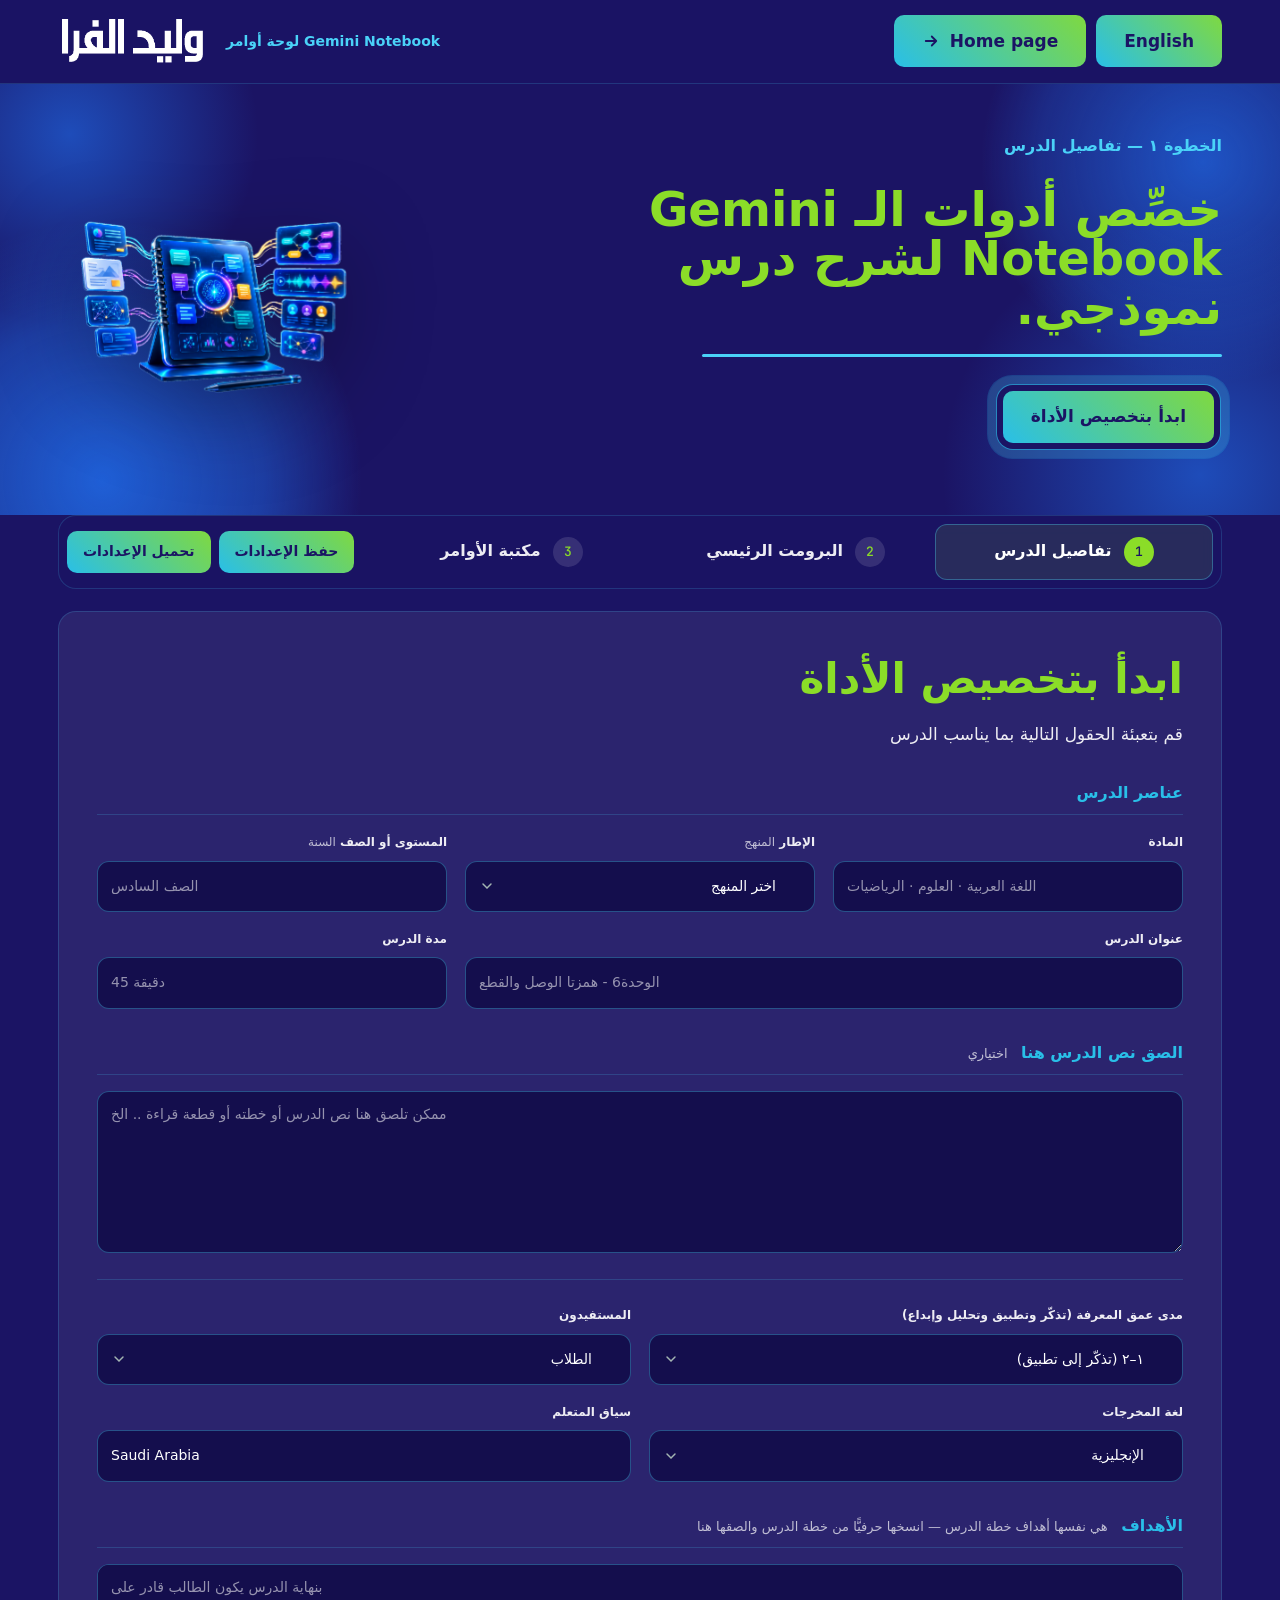
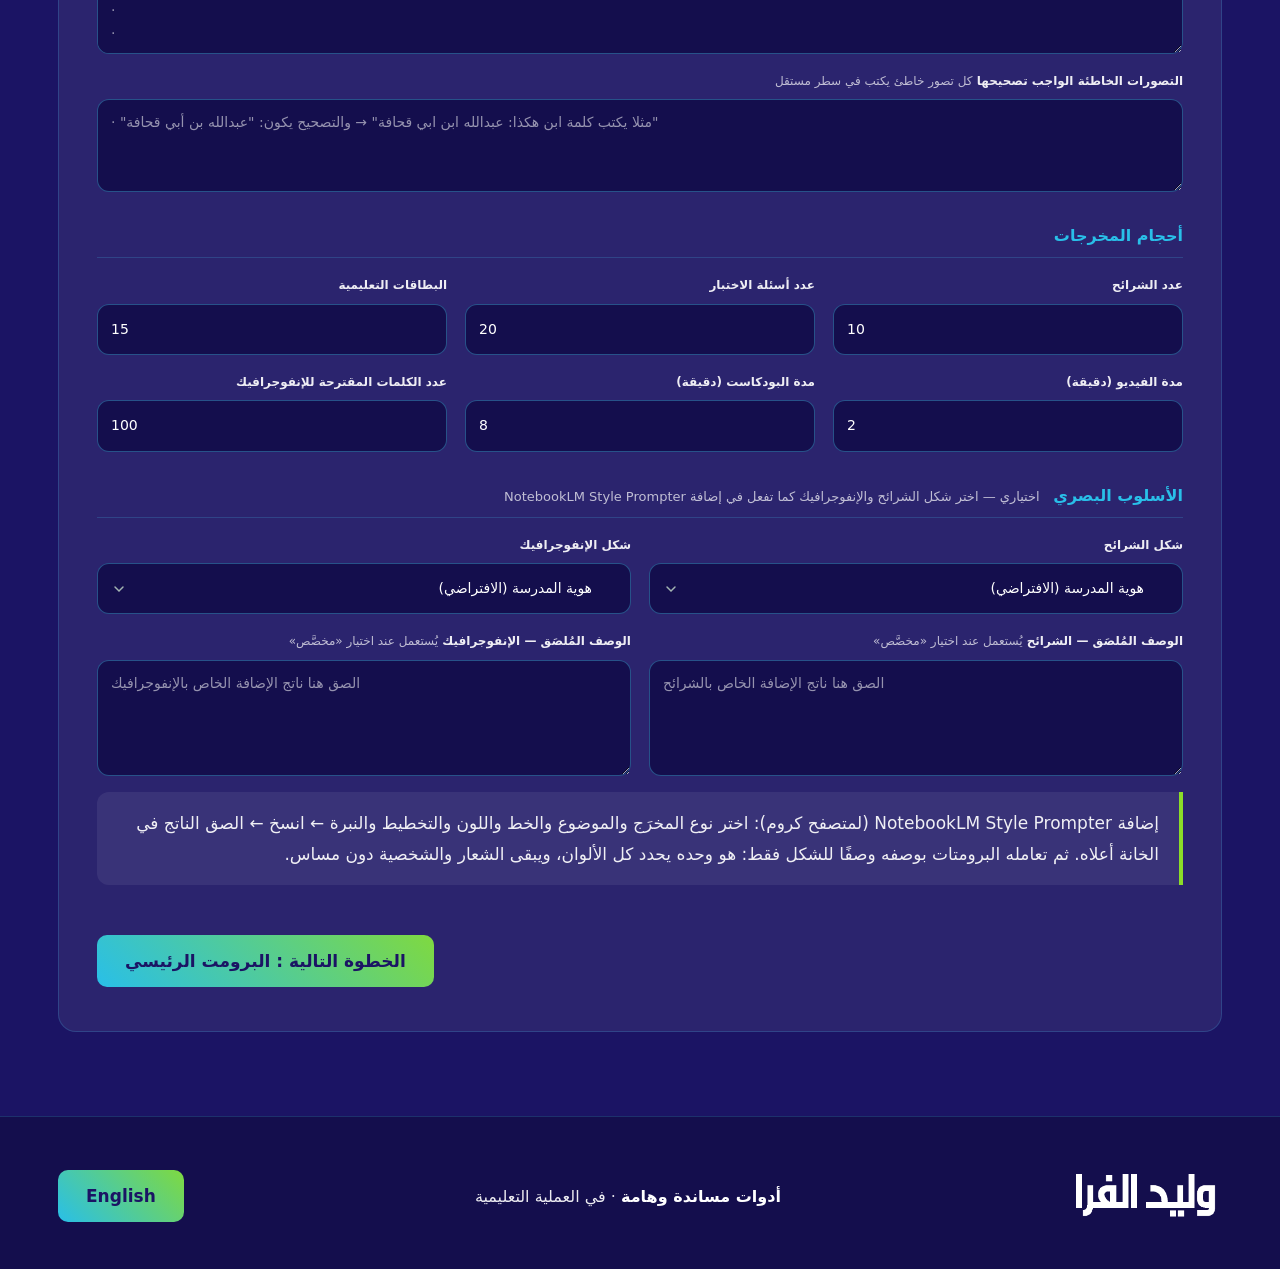
<file: ToNoteBookLM.html>
<!DOCTYPE html>
<html lang="ar" dir="rtl">
<head>
<meta charset="utf-8">
<meta name="viewport" content="width=device-width,initial-scale=1">
<title>Gemini Notebook Prompt Console</title>
<link href="assets/logo.png" type="image/x-icon" rel="icon">
<meta name="description" content="Gemini Notebook Prompt Console — bilingual EN/AR prompt builder for teachers">
<link rel="stylesheet" href="assets/waleed.css">
<style>
:root{
  --logo-teal:var(--cyan); --logo-orange:var(--lime); --brand:var(--cyan); --signal:var(--lime); --danger:#ff6b6b;
  --red-soft:rgba(139,221,40,.16); --green:var(--brand-lift); --deep:var(--bg-2); --deeper:var(--bg); --mint:var(--surface);
  --mint2:var(--bg-2); --red:var(--accent); --paper:var(--bg); --white:var(--surface); --rule:var(--line);
  --mute:var(--muted); --mute2:var(--muted);
  --r-sm:8px; --r:12px; --r-md:14px; --r-pill:999px;
  --ease:cubic-bezier(0.4,0,0.2,1); --out:cubic-bezier(0.22,1,0.36,1);
  --t-fast:160ms; --t:260ms;
  --sans:Inter,-apple-system,BlinkMacSystemFont,"Segoe UI",Roboto,Helvetica,Arial,sans-serif;
  --display:Anton,Impact,"Arial Narrow",sans-serif;
  --serif:Anton,Impact,"Arial Narrow",sans-serif;
  --mono:"JetBrains Mono",ui-monospace,SFMono-Regular,Menlo,Consolas,monospace;
  --ar:Cairo,"Segoe UI",Tahoma,system-ui,sans-serif;
  --rail:252px;
}
html[lang="ar"]{--sans:Cairo,"Segoe UI",Tahoma,system-ui,sans-serif}
html[lang="ar"] .crumb,html[lang="ar"] h3.sec,html[lang="ar"] .rail-tag,html[lang="ar"] .acard h4,html[lang="ar"] .block-h b,html[lang="ar"] .lockpill,html[lang="ar"] .band .letter .w{letter-spacing:0}
[dir="rtl"] select{background-position:left 13px center;padding-inline-end:13px;padding-inline-start:38px}
[dir="rtl"] .prog i{float:right}
button,input,select,textarea{font:inherit;color:inherit}
::selection{background:var(--accent);color:var(--on-accent)}
:focus-visible{outline:2px solid var(--accent);outline-offset:2px;border-radius:4px}
.mono{font-family:var(--mono);font-variant-numeric:tabular-nums}
[hidden]{display:none!important}
.ava{display:inline-block;flex:none;border-radius:50%;background-repeat:no-repeat;background-size:cover;background-position:center;
  background-color:var(--brand);border:1px solid var(--line)}
[dir="rtl"] .howto li{padding:15px 58px 15px 18px}

.grid{display:grid;grid-template-columns:repeat(auto-fit,minmax(215px,1fr));gap:14px}
.grid.two{grid-template-columns:repeat(auto-fit,minmax(320px,1fr))}
.f{display:flex;flex-direction:column;gap:6px}
.f.wide{grid-column:1/-1}
label{font-size:12px;font-weight:600;color:var(--ink-2)}
label .hint{font-weight:400;color:var(--muted);font-size:11px}
input[type=text],select,textarea{background:var(--bg-2);border:1px solid var(--line);border-radius:var(--r);
  padding:11px 13px;font-size:14px;width:100%;min-height:44px;
  transition:border-color var(--t-fast),background var(--t-fast)}
textarea{resize:vertical;min-height:90px;line-height:1.65}
input:focus,select:focus,textarea:focus{outline:none;border-color:var(--accent);background:var(--surface)}
input::placeholder,textarea::placeholder{color:rgba(255,255,255,.55)}
select{appearance:none;cursor:pointer;padding-inline-end:38px;background-repeat:no-repeat;background-position:right 13px center;
  background-image:url("data:image/svg+xml;utf8,<svg xmlns='http://www.w3.org/2000/svg' width='16' height='16' viewBox='0 0 24 24' fill='none' stroke='%23a3b5b2' stroke-width='2.2' stroke-linecap='round'><path d='M6 9l6 6 6-6'/></svg>")}
/* files */
.drop{border:1.5px dashed var(--line);border-radius:var(--r-md);background:var(--bg-2);padding:22px 18px;text-align:center;
  cursor:pointer;transition:border-color var(--t-fast),background var(--t-fast)}
.drop:hover,.drop.over{border-color:var(--accent);background:var(--surface)}
.drop .big{font-size:13.5px;font-weight:600;color:var(--ink)}
.drop .sm{font-size:12px;color:var(--muted);margin-top:4px}
.filelist{margin-top:11px;display:flex;flex-direction:column;gap:7px}
.file{display:flex;align-items:center;gap:10px;background:var(--surface);border:1px solid var(--line-soft);
  border-radius:var(--r-sm);padding:9px 12px;font-size:13px}
.file .nm{flex:1;min-width:0;overflow:hidden;text-overflow:ellipsis;white-space:nowrap}
.file .sz{color:var(--muted);font-size:11.5px;font-variant-numeric:tabular-nums;font-family:var(--mono);
  direction:ltr;unicode-bidi:isolate}
.file .x{background:none;border:0;color:var(--muted);cursor:pointer;font-size:18px;line-height:1;padding:0 4px;
  min-width:28px;min-height:28px}
.file .x:hover{color:var(--accent-text)}
.file.warn{border-color:var(--accent-dim)}
.thumb{display:flex;align-items:center;gap:13px;background:var(--surface);border:1px solid var(--line-soft);
  border-radius:var(--r-md);padding:12px}
.thumb .box{width:86px;height:62px;border-radius:var(--r-sm);background:var(--bg-2);display:flex;align-items:center;
  justify-content:center;overflow:hidden;flex:0 0 86px;border:1px solid var(--line-soft)}
.thumb .box img{max-width:100%;max-height:100%;display:block}
.thumb .box .ph{font-size:10.5px;color:var(--muted)}
.thumb .meta{flex:1;min-width:0;font-size:12.5px;color:var(--muted);line-height:1.55}
.thumb .meta b{display:block;color:var(--ink);font-size:13px;font-weight:600}
.thumb.fixed .box{background:var(--brand);flex:0 0 72px;width:72px;height:72px;border-radius:50%}
.thumb.fixed .box img{max-height:100%;border-radius:50%}
.lockpill{display:inline-flex;align-items:center;gap:6px;margin-top:7px;font-size:10.5px;letter-spacing:.08em;
  text-transform:uppercase;font-weight:700;color:var(--signal);background:rgba(139,221,40,.14);
  border:1px solid rgba(139,221,40,.4);border-radius:var(--r-pill);padding:3px 10px}
.row{display:flex;gap:11px;align-items:center;flex-wrap:wrap;margin-top:26px}
.row.end{justify-content:flex-end}
.note{background:var(--bg-2);border:1px solid var(--line-soft);border-radius:var(--r-md);padding:14px 16px;
  font-size:13px;color:var(--ink-2);line-height:1.7}
.note b{color:var(--accent-text);display:block;font-size:10.5px;letter-spacing:.13em;text-transform:uppercase;
  margin-bottom:5px;font-weight:700}
.note.bad{border-color:var(--accent-dim);background:rgba(139,221,40,.1)}
.note.good{border-color:var(--signal)}
.note i{color:var(--ink)}
/* analysis */
.an-actions{display:flex;gap:11px;align-items:center;flex-wrap:wrap}
.prog{flex:1;min-width:180px;height:6px;background:var(--line-soft);border-radius:3px;overflow:hidden;display:none}
.prog.on{display:block}
.prog i{display:block;height:100%;background:var(--accent);width:0;transition:width .4s}
.an-grid{display:grid;grid-template-columns:repeat(auto-fit,minmax(258px,1fr));gap:14px;margin-top:6px}
.acard{background:var(--surface);border:1px solid var(--line-soft);border-radius:var(--r-md);padding:15px 17px}
.acard h4{font-size:10.5px;letter-spacing:.13em;text-transform:uppercase;color:var(--accent-text);font-weight:700;
  margin-bottom:9px}
.acard p,.acard li{font-size:13px;line-height:1.65;color:var(--ink-2)}
.acard ul{margin:0;padding-inline-start:17px}
.acard li{margin-bottom:5px}
.acard li b{color:var(--ink)}
.acard .em{font-family:var(--sans);font-size:17px;font-weight:600;line-height:1.4;color:var(--ink)}
.vocab{display:flex;flex-wrap:wrap;gap:8px;margin-top:4px}
.v{border:1px solid var(--line-soft);border-radius:var(--r-sm);padding:8px 11px;background:var(--bg-2);font-size:12.5px;
  line-height:1.4;max-width:235px}
.v b{display:block;font-size:13px;color:var(--ink)}
.v .lv{font-size:9.5px;letter-spacing:.08em;font-weight:700;padding:2px 6px;border-radius:4px;background:var(--surface-2);
  color:var(--brand-lift);margin-inline-start:5px;vertical-align:1px}
.v .lv.hard{background:rgba(139,221,40,.16);color:var(--accent-text)}
.v .df{color:var(--muted);font-size:11.5px;margin-top:3px}
/* prompt workspace */
.work{display:grid;grid-template-columns:274px 1fr;gap:22px;align-items:start}
.plist{display:flex;flex-direction:column;gap:7px;position:sticky;top:80px}
.pbtn{display:flex;gap:11px;align-items:flex-start;text-align:start;background:var(--surface);border:1px solid var(--line-soft);
  border-radius:var(--r);padding:11px 12px;cursor:pointer;width:100%;
  transition:border-color var(--t-fast),background var(--t-fast)}
.pbtn:hover{border-color:var(--accent-dim);background:var(--surface-2)}
.pbtn.on{background:var(--surface-2);border-color:var(--accent)}
.pbtn .k{font-family:var(--mono);font-size:12px;font-weight:500;color:var(--accent-text);line-height:1.5;
  width:22px;flex:0 0 22px}
.pbtn .lab{flex:1;min-width:0}
.pbtn .lab b{display:block;font-size:13px;font-weight:600;line-height:1.35;color:var(--ink)}
.pbtn .lab i{display:block;font-style:normal;font-size:11px;color:var(--muted);margin-top:2px;line-height:1.4}
.pbtn .fed{display:inline-block;font-size:10px;letter-spacing:.04em;background:rgba(139,221,40,.16);
  color:var(--accent-text);border-radius:4px;padding:2px 7px;margin-top:5px;font-weight:700}
.stage{background:var(--bg-2);border:1px solid var(--line-soft);border-radius:var(--r-md);overflow:hidden;min-height:430px}
.stage-head{padding:15px 18px;border-bottom:1px solid var(--line-soft);display:flex;align-items:center;gap:12px;
  flex-wrap:wrap;background:var(--surface)}
.stage-head h2{font-family:var(--sans);font-size:19px;font-weight:700;color:var(--ink);line-height:1.25;letter-spacing:-.01em}
.stage-head .ar-t{font-family:var(--ar);font-size:14px;color:var(--muted);direction:rtl}
.seg{display:flex;border:1px solid var(--line);border-radius:var(--r-pill);overflow:hidden;margin-inline-start:auto}
.seg button{background:transparent;border:0;padding:8px 15px;font-size:12.5px;font-weight:600;cursor:pointer;
  color:var(--muted);min-height:38px;transition:background var(--t-fast),color var(--t-fast)}
.seg button:hover{color:var(--ink)}
.seg button.on{background:var(--accent);color:var(--on-accent)}
.spine{padding:0}
.band{display:flex;border-bottom:1px solid var(--line-soft)}
.band:last-child{border-bottom:0}
.band .letter{flex:0 0 74px;background:var(--surface);border-inline-end:1px solid var(--line-soft);padding:15px 0;
  text-align:center}
.band .letter .g{font-family:var(--display);font-size:26px;line-height:1;color:var(--brand-lift);opacity:.85;
  transition:color var(--t-fast),opacity var(--t-fast)}
.band .letter .w{font-size:9px;letter-spacing:.1em;text-transform:uppercase;color:var(--muted);margin-top:5px;font-weight:700}
.band:hover .letter .g{opacity:1;color:var(--accent-text)}
.band .txt{flex:1;min-width:0;padding:15px 18px;font-family:var(--mono);font-size:12.5px;line-height:1.8;
  color:var(--ink-2);white-space:pre-wrap;word-wrap:break-word}
.band .txt mark{background:rgba(139,221,40,.16);color:var(--accent-text);padding:1px 4px;border-radius:3px}
/* ── click-to-edit tokens ── */
.band .txt mark.gap{cursor:pointer;border:1px dashed var(--accent-dim);
  transition:background var(--t-fast),color var(--t-fast),border-color var(--t-fast)}
.band .txt mark.gap::after{content:"\270E";font-size:9.5px;margin-inline-start:5px;opacity:.7}
.band .txt mark.gap:hover,.band .txt mark.gap:focus-visible{background:var(--accent);color:var(--on-accent);
  border-color:var(--accent);border-style:solid;outline:none}
.band .txt mark.gap.set{background:transparent;color:var(--ink);border:0;border-bottom:1px dashed var(--line);
  border-radius:0;padding:0 1px}
.band .txt mark.gap.set::after{content:"";font-size:9px;margin-inline-start:0;opacity:0;
  transition:opacity var(--t-fast)}
.band .txt mark.gap.set:hover,.band .txt mark.gap.set:focus-visible{background:rgba(139,221,40,.14);
  color:var(--signal);border-bottom-color:var(--signal)}
.band .txt mark.gap.set:hover::after,.band .txt mark.gap.set:focus-visible::after{content:"\270E";
  margin-inline-start:4px;opacity:.8}
.editnote{display:flex;align-items:center;gap:9px;font-size:12px;color:var(--muted);
  padding:9px 14px;border-bottom:1px solid var(--line-soft);background:var(--bg-2)}
.editnote em{font-style:normal;background:rgba(139,221,40,.16);color:var(--accent-text);
  border:1px dashed var(--accent-dim);border-radius:3px;padding:1px 6px;font-size:11.5px}
/* ── the token editor ── */
.gapmask{position:fixed;inset:0;z-index:60;background:rgba(10,6,50,.72);
  backdrop-filter:blur(3px);display:grid;place-items:center;padding:22px}
.gapmask[hidden]{display:none!important}
.gapcard{width:min(520px,100%);background:var(--surface);border:1px solid var(--line);
  border-radius:16px;padding:20px 22px 18px;box-shadow:0 24px 60px rgba(10,6,50,.55)}
.gapcard h4{font-size:10.5px;letter-spacing:.14em;text-transform:uppercase;color:var(--accent-text);
  font-weight:700;margin-bottom:11px}
.gapcard textarea{min-height:130px}
.gapcard .gaphint{font-size:11.5px;color:var(--muted);margin-top:11px;line-height:1.6}
.gap-btns{display:flex;gap:9px;margin-top:14px;flex-wrap:wrap;justify-content:flex-end}
.gap-btns .spacer{margin-inline-end:auto}
.stage.rtl .band{flex-direction:row-reverse}
.stage.rtl .band .letter{border-inline-end:0;border-inline-start:1px solid var(--line-soft)}
.stage.rtl .band .letter .w{font-family:var(--ar);letter-spacing:0}
.stage.rtl .band .txt{direction:rtl;text-align:right;font-family:var(--ar);font-size:14.5px;line-height:2.05;
  unicode-bidi:plaintext}
.stage-foot{padding:14px 18px;border-top:1px solid var(--line-soft);background:var(--surface);display:flex;gap:10px;
  align-items:center;flex-wrap:wrap}
.stage-foot .use{font-size:12.5px;color:var(--muted);flex:1;min-width:200px;line-height:1.55}
.stage-foot .use b{color:var(--ink-2)}
.stage .empty{padding:80px 34px;text-align:center;color:var(--muted)}
.stage .empty .g{font-family:var(--display);font-size:46px;color:var(--line);letter-spacing:8px}
.stage .empty p{margin-top:14px;font-size:13.5px;max-width:360px;margin-inline:auto;text-wrap:pretty}
/* copyable prompt block */
.block{background:var(--bg-2);border:1px solid var(--line-soft);border-radius:var(--r-md);margin-bottom:16px;overflow:hidden}
.block-h{display:flex;align-items:center;justify-content:space-between;gap:12px;padding:11px 14px;
  border-bottom:1px solid var(--line-soft);background:var(--surface);flex-wrap:wrap}
.block-h b{font-size:12.5px;letter-spacing:.11em;text-transform:uppercase;font-weight:700;color:var(--accent-text)}
.block-h .meta{font-size:11.5px;color:var(--muted);font-family:var(--mono)}
pre{margin:0;padding:15px 17px;font-family:var(--mono);font-size:12.5px;line-height:1.8;color:var(--ink-2);
  white-space:pre-wrap;word-break:break-word;overflow-wrap:anywhere;max-width:100%}
pre[dir="rtl"]{font-family:var(--ar);font-size:14px;line-height:2;text-align:right;unicode-bidi:plaintext}
@media(max-width:560px){pre{font-size:11.5px;padding:12px 13px}}
.remind{display:flex;gap:13px;align-items:flex-start;background:var(--surface);border:1px solid var(--line-soft);
  border-inline-start:3px solid var(--accent);border-radius:var(--r-md);padding:13px 16px;margin-bottom:22px}
.remind .ava{width:42px;height:42px}
.remind .rtxt b{display:block;font-size:10.5px;letter-spacing:.13em;text-transform:uppercase;color:var(--accent-text);
  font-weight:700;margin-bottom:4px}
html[lang="ar"] .remind .rtxt b{letter-spacing:0;font-size:11.5px}
.remind .rtxt span{display:block;font-size:13.5px;color:var(--ink);line-height:1.55}
.remind .rtxt i{display:block;font-style:normal;font-size:12px;color:var(--muted);margin-top:4px}
html[lang="ar"] .sign .role{letter-spacing:0;font-size:11.5px}

.toast{position:fixed;bottom:24px;left:50%;transform:translateX(-50%) translateY(70px);background:var(--surface-2);
  color:var(--ink);border:1px solid var(--line);padding:11px 20px;border-radius:var(--r-pill);font-size:13.5px;
  font-weight:600;opacity:0;transition:opacity .3s,transform .3s;z-index:60;pointer-events:none}
.toast.on{opacity:1;transform:translateX(-50%) translateY(0)}
@media(max-width:900px){
  .work{grid-template-columns:1fr}
  .plist{position:relative;top:0}
  .band .letter{flex:0 0 58px}
}
@media(max-width:560px){
  .band{flex-direction:column}
  .band .letter{flex:none;display:flex;align-items:center;gap:9px;padding:9px 14px;border-inline-end:0;
    border-bottom:1px solid var(--line-soft);text-align:start}
  .band .letter .g{font-size:19px}
  .band .letter .w{margin-top:0}
  .stage.rtl .band{flex-direction:column}
  .stage.rtl .band .letter{border-inline-start:0;border-bottom:1px solid var(--line-soft)}
}

@media print{
  .row,.toast,.seg,.stage-foot{display:none!important}
  .band .txt,.acard p,.acard li{color:#000}
  .stage,.acard,.band .letter{background:#fff;border-color:#bbb}
}
#masterMeta{direction:ltr;unicode-bidi:isolate}


#logoBox{background:#fff;border-radius:8px}
select,input,textarea{color-scheme:dark}
select option,select optgroup{background:#1b1464;color:#fff}
select option:checked{background:#29bfe8;color:#1b1464}
.step{display:flex;align-items:center;gap:12px;width:100%;text-align:start;white-space:normal;padding:10px 12px;border-radius:var(--r-sm);background:transparent;border:1px solid transparent;color:var(--ink-2);font-family:var(--sans);font-size:15px;cursor:pointer}
.step:hover:not(.on){background:var(--surface-2);color:var(--ink)}
.step.on{background:rgba(139,221,40,.12);border-color:var(--line);color:var(--ink)}
.step .n{flex:0 0 30px;height:30px;border-radius:50%;display:grid;place-items:center;font:500 13px var(--mono);background:var(--surface-2);color:var(--lime)}
.step.on .n,.step.done .n{background:var(--lime);color:var(--navy)}
.step .lab{display:flex;flex-direction:column;min-width:0}
.step .t{font-weight:700;font-size:16px;line-height:1.3}
.panel{background:var(--surface);border:1px solid var(--line-soft);border-radius:var(--r-lg);padding:38px;font-size:16px;min-width:0}
.panel[hidden]{display:none}
.phead{margin-bottom:26px}
.phead h1,.phead h2{margin:0 0 12px;font-family:var(--display);font-weight:400;font-size:clamp(30px,3.6vw,42px);line-height:1.06;color:var(--lime)}
html[dir="rtl"] .phead h1,html[dir="rtl"] .phead h2{font-family:var(--ar);font-weight:700;line-height:1.4}
.phead p{margin:0;max-width:70ch;color:var(--ink-2);font-size:17px;line-height:1.7}
h3.sec{margin:34px 0 16px;padding:0 0 12px;position:static;border-bottom:1px solid var(--line-soft);font:500 14px var(--mono);letter-spacing:.16em;text-transform:uppercase;color:var(--brand-lift)}
h3.sec span.opt{font:500 13px var(--sans);letter-spacing:0;text-transform:none;color:var(--muted);margin-inline-start:8px}
.chip.empty{opacity:.55;border-style:dashed}
.chip.hot{border-color:var(--lime);color:var(--lime)}
.hero-meta{margin-top:30px}
.hero{padding:72px 0 84px}
label .hint{display:inline;margin:0;padding:0;background:none;border:0;font-size:inherit;color:var(--muted);font-weight:500}
.box .ph,.thumb .ph{background:none;border:0;color:var(--muted);font-weight:500}
input[type=text],select,textarea{border-radius:var(--r)}
.btn.sm{min-height:40px;padding:8px 16px;font-size:14px}
.panel .btn{margin:6px 0}
.work{grid-template-columns:minmax(0,260px) minmax(0,1fr)}
.foot .role{color:var(--ink-2)}
.panel .btn,.gapcard .btn,.row .btn{box-shadow:none}
.panel .btn:hover,.gapcard .btn:hover,.row .btn:hover{box-shadow:0 8px 22px rgba(41,191,232,.3);transform:translateY(-1px)}
.hero{padding:44px 0 52px}
.hero .backlink{margin-bottom:20px}
.hero h1{font-size:clamp(34px,5vw,48px);margin-bottom:18px}
.hero .lede{font-size:clamp(17px,1.8vw,20px)}
.hero-actions{margin-top:26px}
html[lang="ar"] h3.sec{font-family:var(--ar);font-size:16px;font-weight:700;letter-spacing:0;text-transform:none}

:root{color-scheme:dark}
@media (max-width:960px){.panel{padding:24px}.work{grid-template-columns:1fr}}

.g6{display:grid;grid-template-columns:repeat(6,minmax(0,1fr));gap:16px 18px}
.g6>.f{grid-column:span 2;min-width:0}.g6>.s3{grid-column:span 3}.g6>.s4{grid-column:span 4}.g6>.s6{grid-column:1/-1}
.g6.sep{margin-top:26px;padding-top:24px;border-top:1px solid var(--line-soft)}
@media (max-width:700px){.g6>.f{grid-column:1/-1}}

/* ── tabs on top ── */
.tabbar{display:flex;align-items:stretch;gap:12px;margin-bottom:22px;padding:8px;background:rgba(27,20,100,.88);backdrop-filter:blur(10px);
  border:1px solid var(--line-soft);border-radius:var(--r-lg);position:sticky;top:90px;z-index:6}
.steps{display:flex;flex:1;gap:6px;margin:0;min-width:0}
.step{flex:1;justify-content:center;padding:12px 16px;border-radius:12px}
.tab-tools{display:flex;gap:8px;align-items:center}
.tab-tools .btn{margin:0;width:auto;min-height:42px;padding:8px 16px;font-size:14px;box-shadow:none}
.work{grid-template-columns:minmax(0,1fr);gap:18px}
.plist{display:grid;grid-template-columns:repeat(auto-fill,minmax(172px,1fr));gap:8px;position:static;top:auto}
.pbtn{align-items:center;padding:10px 12px}
@media (max-width:760px){
  .tabbar{flex-wrap:wrap;top:84px}
  .steps{flex:1 1 100%}
  .step{padding:10px 6px;gap:8px;font-size:14px}.step .n{flex-basis:26px;height:26px}.step .t{font-size:14px}
  .tab-tools{flex:1 1 100%}.tab-tools .btn{flex:1}
}
@media (max-width:720px){.tabbar{top:8px}}
</style>
<style id="hero-side-art">
.hero .hero-grid{
  display:grid;
  grid-template-columns:minmax(0,1.25fr) minmax(0,1fr);
  align-items:center;
  gap:clamp(24px,5vw,72px);
}
.hero .hero-copy{min-width:0}
.hero .hero-actions{margin-top:32px}
.hero .hero-art{
  position:relative; inset:auto; transform:none; margin:0;
  display:flex; justify-content:center; align-items:center;
  min-width:0;
}
.hero .hero-char{
  display:block; width:100%; max-width:460px; height:auto;
  filter:drop-shadow(0 24px 44px rgba(0,0,0,.35));
  animation:hero-art-float 4.5s ease-in-out infinite;
  will-change:transform;
}
@keyframes hero-art-float{
  0%,100%{transform:translateY(0)}
  50%{transform:translateY(-14px)}
}
@media (max-width:860px){
  .hero .hero-grid{grid-template-columns:1fr}
  .hero .hero-art{order:2; margin-top:8px}
  .hero .hero-char{max-width:300px}
}
@media (prefers-reduced-motion:reduce){
  .hero .hero-char{animation:none}
}
</style>
<style id="hero-compact">
/* تقليص مسافة الواجهة لتطابق صفحة مصمّم الدروس */
.hero{padding:46px 0 34px}
.hero .hero-actions{margin-top:26px}
#main > .sec:first-child{padding-top:0}
@media (max-width:720px){.hero{padding:36px 0 28px}}
</style>
</head>
<body>
<a class="skip" href="#main">Skip to content</a>
<header class="topbar"><div class="topbar-in">
  <div class="brand"><img src="assets/waleed-logo.png" alt="Waleed 2026"><span class="brand-tag">Gemini Notebook Prompt Console</span></div>
  <div class="topbar-actions">
    <a class="btn btn-ghost" href="index.html"><svg class="ic flip" viewBox="0 0 24 24" fill="none" stroke="currentColor" stroke-width="2.4" stroke-linecap="round" stroke-linejoin="round"><path d="M19 12H5M11 18l-6-6 6-6"/></svg><span data-en="Home page" data-ar="الرئيسية">Home page</span></a>  
    <button class="btn btn-ghost" id="uiLang" type="button" title="English / العربية"><span class="uiLangLabel">العربية</span></button>
  </div>
</div></header>

<div class="hero">
  <i class="orb orb-1" aria-hidden="true"></i><i class="orb orb-2" aria-hidden="true"></i>
  <div class="wrap hero-grid">
    <div class="hero-copy">
      <p class="eyebrow" id="crumb">Step 1 — Lesson detail</p>
      <h1 class="display">Tailor the Gemini Notebook tools to explain a model lesson.</h1>
      <div class="hero-actions">
        <a class="btn btn-ghost" href="#main" data-go="0">Start customizing the tool</a>
      </div>
      <div class="hero-meta" id="ident"></div>
    </div>
    <div class="hero-art" aria-hidden="true"><img class="hero-char" src="assets/notebooklm.png" alt="" width="1254" height="1254"></div>
  </div>
</div>
<main id="main"><section class="sec"><div class="wrap">
<div class="tabbar">
<nav class="steps">
<button class="step on" data-go="0"><span class="n">1</span><span class="lab"><span class="t">Lesson detail</span></span></button>
    <button class="step" data-go="1"><span class="n">2</span><span class="lab"><span class="t">Master prompt</span></span><span class="dot"></span></button>
    <button class="step" data-go="2"><span class="n">3</span><span class="lab"><span class="t">Prompt library</span></span><span class="dot"></span></button>
</nav>
  <div class="tab-tools">
    <button class="btn btn-ghost" id="saveSetup">Save setup</button>
    <button class="btn btn-ghost" id="loadSetup">Load setup</button>
    <input type="file" id="setupFile" accept=".json" hidden="">
  </div>
</div>
<div>
  <section class="panel" id="p0">
    <div class="phead">
      <h2>Start customizing the tool</h2>
      <p>Fill in the following fields as appropriate for the lesson.</p>
    </div>
    <h3 class="sec">The lesson</h3>
    <div class="g6">
      <div class="f s2"><label>Subject</label><input type="text" id="subject" placeholder="Arabic language · Science · Mathematics"></div>
      <div class="f s2"><label>Framework <span class="hint">curriculum</span></label>
        <select id="framework">
          <option value="">Choose the curriculum</option>
          <optgroup label="Regional">
            <option>المنهج الوطني السعودي</option>
            <option>المنهج الوطني الكويتي</option>
            <option>المنهج الوطني القطري</option>
            <option>منهج وزارة التربية والتعليم في دولة الإمارات العربية المتحدة</option>
            <option>المنهج الدراسي الوطني المصري</option>
            <option>Australian Curriculum</option>
            <option>Ontario Curriculum (Canada)</option>
            <option>French National Curriculum</option>
          </optgroup>
          <optgroup label="American">
            <option>US Common Core State Standards (CCSS)</option>
            <option>Next Generation Science Standards (NGSS)</option>
            <option>AERO — American Education Reaches Out</option>
            <option>Advanced Placement (AP)</option>
            <option>Texas Essential Knowledge and Skills (TEKS)</option>
            <option>American Diploma — US High School</option>
          </optgroup>
          <optgroup label="International Baccalaureate">
            <option>IB PYP</option><option>IB MYP</option><option>IB DP</option>
          </optgroup>
          <optgroup label="British &amp; Cambridge">
            <option>English National Curriculum (UK)</option>
            <option>Cambridge Primary</option>
            <option>Cambridge Lower Secondary</option>
            <option>Cambridge IGCSE</option>
            <option>IGCSE 0058</option>
            <option>Cambridge A Level</option>
            <option>EYFS — Early Years Foundation Stage</option>
          </optgroup>
          <optgroup label="Language &amp; ELT">
            <option>CEFR</option>
            <option>CELTA methodology</option>
            <option>ACTFL Proficiency Guidelines</option>
            <option>WIDA English Language Development Standards</option>
            <option>TESOL / TEFL standards</option>
          </optgroup>
          <optgroup label="Cross-cutting">
            <option>ISTE Standards for Students</option>
            <option>UDL — Universal Design for Learning</option>
            <option>UN Sustainable Development Goals</option>
            <option>Bloom's Taxonomy &amp; DOK</option>
            <option>Montessori</option>
            <option>National curriculum</option>
          </optgroup>
        </select></div>
      <div class="f s2"><label>Level or grade <span class="hint">year</span></label><input type="text" id="level" placeholder="Grade 6"></div>
      <div class="f s4"><label>Lesson title</label><input type="text" id="title" placeholder="Arabic lesson - unit 6"></div>
      <div class="f s2"><label>Lesson duration</label><input type="text" id="duration" placeholder="45 minutes"></div>
    </div>
    <h3 class="sec">Paste the lesson text <span class="opt">optional</span></h3>
    <div class="grid"><div class="f wide">
      <textarea id="pastedText" rows="6" aria-label="Paste the lesson text" placeholder="You can paste the lesson text, lesson plan, reading passage, etc., here."></textarea>
    </div></div>
    <div id="fillMsg" style="margin-top:13px"></div>
    <div id="brandVault" hidden="">
    <div class="grid two">
      <div class="f">
        <label>Logo</label>
        <div class="thumb"><div class="box" id="logoBox"><span class="ph">No logo</span></div>
          <div class="meta"><b id="logoName">School logo</b>Shown in the rail and named in every visual prompt.
            <div style="margin-top:8px"><button class="btn btn-ghost sm" id="dlLogo">Save .png</button></div>
          </div></div>
      </div>
      <div class="f">
        <label>Character avatar</label>
        <div class="thumb fixed"><div class="box" id="avBox"><span class="ph">No avatar</span></div>
          <div class="meta"><b id="avName">Character avatar</b>Appears as narrator and on-slide guide.
            <span class="lockpill" id="avState">Cartoon character · built in</span>
            <div style="margin-top:8px"><button class="btn btn-ghost sm" id="dlAvatar">Save .png</button></div>
          </div></div>
      </div>
      <div class="f"><label>Avatar name</label><input type="text" id="avatarName" value="Cartoon character" placeholder="Cartoon character"></div>
      <div class="f"><label>Character source name <span class="hint">as saved in the notebook</span></label><input type="text" id="avatarFile" value="الشخصية الكرتونية" placeholder="الشخصية الكرتونية"></div>
      <div class="f"><label>Character look <span class="hint">one sentence</span></label><input type="text" id="avatarLook" value="a boy with tousled dark-brown hair and round black glasses, smiling, in a blue zip hoodie over a white T-shirt, jeans and blue sneakers, carrying a navy backpack and a stack of green and yellow books, one hand raised with the index finger pointing at a glowing light bulb"></div>
      <div class="f"><label>Avatar personality <span class="hint">three words</span></label><input type="text" id="avatarPersona" value="curious · encouraging · precise"></div>
      <div class="f"><label>Brand name</label><input type="text" id="brandName" value="Waleed"></div>
      <div class="f"><label>Tagline</label><input type="text" id="brandTag" value="Science makes a difference"></div>
      <div class="f"><label>Primary colour</label><input type="text" id="colGreen" value="#0F695D"></div>
      <div class="f"><label>Accent colour</label><input type="text" id="colRed" value="#EE3A23"></div>
    </div></div>
    <div class="g6 sep">
      <div class="f s3"><label>DOK range</label>
        <select id="dok"><option>1–2 (recall to apply)</option><option>1–3 (recall to analyse)</option><option>1–4 (recall to create)</option>
          <option>2–4 (apply to create)</option></select></div>
      <div class="f s3"><label>Beneficiaries</label>
        <select id="Beneficiaries"><option>Students</option><option>Teachers (PD)</option><option>Parents</option>
          <option>Students and parents</option></select></div>
      <div class="f s3"><label>Output language</label>
        <select id="outlang"><option>English</option><option>Arabic</option><option>Bilingual English–Arabic</option></select></div>
      <div class="f s3"><label>Learner context</label>
        <input type="text" id="country" placeholder="Saudi Arabia · Dammam" value="Saudi Arabia"></div>
    </div>
    <h3 class="sec">Objectives <span class="opt">paste verbatim from the lesson plan — or paste the lesson text above and let the console pull them</span></h3>
    <div class="g6">
      <div class="f s6"><textarea id="objectives" aria-label="Objectives" placeholder="بنهاية الدرس يكون الطالب قادر على&#10;·&#10;·"></textarea></div>
      <div class="f s6"><label>Misconceptions to correct <span class="hint">one per line</span></label>
        <textarea id="misconceptions" rows="3" aria-label="Misconceptions to correct" placeholder="· &quot;مثلا يكتب كلمة ابن هكذا: عبدالله ابن ابي قحافة&quot; → والتصحيح يكون: &quot;عبدالله بن أبي قحافة&quot;"></textarea></div>
    </div>
    <h3 class="sec">Output sizes</h3>
    <div class="g6">
      <div class="f s2"><label>Slides in the deck</label><input type="text" id="nSlides" value="10"></div>
      <div class="f s2"><label>Quiz items</label><input type="text" id="nQuiz" value="20"></div>
      <div class="f s2"><label>Flashcards</label><input type="text" id="nCards" value="15"></div>
      <div class="f s2"><label>Video length (min)</label><input type="text" id="nVid" value="2"></div>
      <div class="f s2"><label>Podcast length (min)</label><input type="text" id="nPod" value="8"></div>
      <div class="f s2"><label>Word count for the infographic</label><input type="text" id="nWords" value="100"></div>
    </div>
    <h3 class="sec">Visual style <span class="opt">optional — pick the look of the slides and the infographic, the way you would in the NotebookLM Style Prompter extension</span></h3>
    <div class="g6">
      <div class="f s3"><label>Slides look</label><select id="vstyleDeck" class="vsSel"></select></div>
      <div class="f s3"><label>Infographic look</label><select id="vstyleInfo" class="vsSel"></select></div>
      <div class="f s3"><label>Pasted style — slides <span class="hint">used when “Custom” is selected</span></label>
        <textarea id="vstyleCustomDeck" rows="4" placeholder="Paste the Style Prompter output for slides here"></textarea></div>
      <div class="f s3"><label>Pasted style — infographic <span class="hint">used when “Custom” is selected</span></label>
        <textarea id="vstyleCustomInfo" rows="4" placeholder="Paste the Style Prompter output for the infographic here"></textarea></div>
      <div class="f s6"><div class="hint" style="line-height:1.8">NotebookLM Style Prompter (Chrome extension): choose the output type, theme, font, colour, layout and tone → Copy → paste it above. The prompts then treat it as a look-only design brief: it alone sets every colour, while your logo and character stay untouched.</div></div>
    </div>
    <div class="row end"><button class="btn btn-primary" data-go="1">Next step: The main prompt</button></div>
  </section>
  <section class="panel" id="p1" hidden="">
    <div class="phead">
      <h2>The master prompt.</h2>
      <p>The key feature of this prompt is that it asks the AI not merely to serve as a source of answers, but to structure the learning process itself. Before use, it is essential to align on the target Depth of Knowledge (DOK) level, establish a clear standard for mastery, and ensure the availability of the source materials upon which the course will be built.</p>
    </div>
    <div class="an-actions">
      <div class="seg" id="masterLang" style="margin-inline-start:0">
        <button class="on" data-mlang="en">English</button><button data-mlang="ar">العربية</button>
      </div>
    </div>
    <div id="masterWrap" style="margin-top:20px">
      <div class="block">
        <div class="block-h"><!--b id="masterTitle">Master prompt — read the lesson</b-->
          <span style="display:flex;align-items:center;gap:10px">
            <span class="meta mono" id="masterMeta"></span>
            <button class="btn btn-primary sm" id="copyMaster">Copy prompt</button>
          </span></div>
        <pre id="masterOut"></pre>
      </div>
      
    </div>
    <div id="anMsg" style="margin-top:16px"></div>
    <div id="anOut" style="margin-top:20px"></div>
    <div class="row end" id="anNav"><button class="btn btn-ghost" data-go="0">Back</button><button class="btn btn-primary" data-go="2">Open the prompt library</button></div>
  </section>
  <section class="panel" id="p2" hidden="">
    <div class="phead">
      <h2>Nine outcomes for a single lesson</h2>
      <p>Pick an artefact. The prompt below is already carrying your subject, level, framework, objectives
         and brand. Copy it whole into the Gemini Notebook chat, then open the matching Studio panel.</p>
    </div>
    <div class="work">
      <div class="plist" id="plist"></div>
      <div class="stage" id="stage">
        <div class="empty"><div class="g">RCTF</div>
          <p>Choose an artefact above. Every prompt is built from the same four moves — role, context, task, format.</p></div>
      </div>
    </div>
    <div class="row"><button class="btn btn-ghost" data-go="1">Back</button>
      <button class="btn btn-ghost" id="dlAll">Download all ten prompts (.md)</button></div>
  </section>
</div></div></section></main>
<footer class="foot"><div class="foot-in">
  <img src="assets/waleed-logo.png" alt="Waleed 2026">
  <p><b>أدوات مساندة وهامة</b> · <span class="role">في العملية التعليمية</span></p>
  <button class="btn btn-ghost" id="uiLang2" type="button"><span class="uiLangLabel">العربية</span></button>
</div></footer>
<div class="gapmask" id="gapModal" hidden="" role="dialog" aria-modal="true" aria-labelledby="gapLabel">
  <div class="gapcard">
    <h4 id="gapLabel">Edit</h4>
    <div id="gapField"></div>
    <div class="gap-btns">
      <button class="btn btn-ghost sm spacer" id="gapClear">Clear</button>
      <button class="btn btn-ghost sm" id="gapCancel">Cancel</button>
      <button class="btn btn-primary sm" id="gapSave">Save</button>
    </div>
    <p class="gaphint" id="gapHint"></p>
  </div>
</div>
<div class="toast" id="toast" role="status" aria-live="polite"></div>
<script src="assets/nb-avatar.js"></script>
<script>
"use strict";
/* ----- assets ----- */
const $ = s => document.querySelector(s);
const $$ = s => [...document.querySelectorAll(s)];
const S = {
  d:{}, files:{plan:[],book:[]}, logo:null, avatar:null,
  analysis:null, lang:'en', active:null
};
const FIELDS = ['subject','title','level','duration','framework','dok','Beneficiaries','outlang','country',
  'objectives','misconceptions',
  'nSlides','nQuiz','nCards','nVid','nPod','nWords','avatarName','avatarFile','avatarLook','avatarPersona','brandName',
  'brandTag','colGreen','colRed','pastedText','vstyleDeck','vstyleInfo','vstyleCustomDeck','vstyleCustomInfo'];
function sync(){ FIELDS.forEach(k => { const el=$('#'+k); if(el) S.d[k]=el.value.trim(); }); paintIdent(); }
FIELDS.forEach(k => { const el=$('#'+k); if(el) el.addEventListener('input',sync); if(el) el.addEventListener('change',sync); });
function toast(m){ const t=$('#toast'); t.textContent=m; t.classList.add('on'); clearTimeout(t._t); t._t=setTimeout(()=>t.classList.remove('on'),2100); }
const num=v=>+String(v||'').replace(/[٠-٩]/g,d=>'٠١٢٣٤٥٦٧٨٩'.indexOf(d));
const ai=v=>String(v).replace(/\d/g,d=>'٠١٢٣٤٥٦٧٨٩'[d]);
const AV_LOOK_EN='a boy with tousled dark-brown hair and round black glasses, smiling, in a blue zip hoodie over a white T-shirt, jeans and blue sneakers, carrying a navy backpack and a stack of green and yellow books, one hand raised with the index finger pointing at a glowing light bulb';
const AV_LOOK_AR='صبيٌّ بشعر بنيٍّ داكن مُشعَّث ونظارة سوداء مستديرة، مبتسم، يرتدي سترة زرقاء بسحّاب فوق قميص أبيض وبنطال جينز وحذاء رياضيًّا أزرق، ويحمل حقيبة ظهر كحلية وكتبًا خضراء وصفراء، ويرفع يدًا بإصبع مرفوع نحو مصباح مضيء';
const DEF_EN={brandTag:'Science makes a difference',avatarPersona:'curious · encouraging · precise',avatarName:'Cartoon character',avatarLook:AV_LOOK_EN};
const ard=(k,a)=>{const v=S.d[k];return v&&v!==DEF_EN[k]?v:a;};
const dokL=ar=>(ar&&T_AR[S.d.dok])||S.d.dok;
const BP={'1–2':[1,[60,40]],'1–3':[1,[40,40,20]],'1–4':[1,[40,30,20,10]],'2–4':[2,[40,40,20]]};
function bp(ar){const[a,w]=BP[(S.d.dok||'').slice(0,3)]||BP['1–4'];
  return w.map((x,i)=>ar?ai(x)+'٪ عمق '+ai(a+i):x+'% DOK '+(a+i)).join(ar?'، ':', ');}
const esc = s => String(s??'').replace(/[&<>]/g,c=>({'&':'&amp;','<':'&lt;','>':'&gt;'}[c]));
/* ═══════════ editable values ═══════════
   Every value the console writes into a prompt is wrapped in an invisible
   marker, so the prompt view can turn it into a click-to-edit token.
   The markers never leave this page — they are stripped from anything
   copied, downloaded or shown in a <pre>. */
const G1='\u0001', G2='\u0002', G3='\u0003';
const GAP_RE = /\u0001([^\u0002]*)\u0002([^\u0003]*)\u0003/g;
function GAP(k,text){ return G1+k+G2+text+G3; }
const stripGaps = t => String(t??'').replace(GAP_RE,'$2').replace(/[\u0001\u0002\u0003]/g,'');
/* variable with visible, editable placeholder */
function V(k,ph){ const v=S.d[k]; return GAP(k, v ? v : '['+ph+']'); }
const CRUMBS=['Step 1 — Lesson detail','Step 2 — Master prompt','Step 3 — Prompt library'];
let CUR_STEP=0;
function go(i){
  sync(); CUR_STEP=i;
  [0,1,2].forEach(n => $('#p'+n).hidden = (n!==i));
  $$('.step').forEach((b,n)=>b.classList.toggle('on', n===i));
  $('#crumb').textContent = (typeof UILANG!=='undefined'&&UILANG==='ar'?CRUMBS_AR:CRUMBS)[i];
  if(i===1){ S.masterSeen=true; showMaster(); }
  if(i===2) buildLibrary();
  { const el=$('#p'+i); window.scrollTo({top:Math.max(0,el.getBoundingClientRect().top+window.scrollY-150),behavior:'smooth'}); }
}
document.addEventListener('click',e=>{ const b=e.target.closest('[data-go]'); if(b) go(+b.dataset.go); });
function paintIdent(){
  const box=$('#ident'); const bits=[];
  const add=(v,ph,hot)=>bits.push(v?`<span class="chip${hot?' hot':''}">${esc(v)}</span>`:`<span class="chip empty">${ph}</span>`);
  
  if(S.d.framework) bits.push(`<span class="chip">${esc(S.d.framework)}</span>`);
  if(S.analysis?.vocab?.length) bits.push(`<span class="chip hot">${S.analysis.vocab.length} words to teach</span>`);
  box.innerHTML=bits.join('');
  $$('.step')[0].classList.toggle('done', !!(S.d.subject&&S.d.framework&&S.d.level&&(S.d.title||S.d.objectives)));
  $$('.step')[1].classList.toggle('done', !!(S.masterSeen||S.analysis));
}
const TXT = f => new Promise((res,rej)=>{const r=new FileReader();r.onload=()=>res(r.result);r.onerror=rej;r.readAsText(f);});
function paintReminders(){
  const ar=(typeof UILANG!=='undefined' && UILANG==='ar');
  document.querySelectorAll('.remind-ava').forEach(n=>{ n.style.backgroundImage=`url(${WIZFACE})`; });
  document.querySelectorAll('.remind').forEach(r=>{
    r.querySelector('.rtxt b').textContent = ar?'أرفِق هذه في الدفتر':'Attach these to the notebook';
    r.querySelector('.rtxt span').textContent = ar
      ? 'خطة الدرس · صفحات الكتاب · شعار مدرستي · صورة الشخصية الكرتونية المرفوعة'
      : 'the lesson plan · the coursebook pages · your brand logo · your uploaded character image';
    r.querySelector('.rtxt i').textContent = ar
      ? 'لا يجيب Gemini Notebook إلا عمّا يراه. احفظ الشعار والشخصية من الخطوة ١.'
      : 'Gemini Notebook answers only from what it can see. Save the logo and the avatar from step 1.';
  });
}
const BUILTIN = {
  logo:{ name:'waleed-2026-logo.png', url:'assets/waleed-logo.png', shown:'assets/waleed-logo.png' },
  avatar:{ name:'Cartoon character-the-wizard.png', url:WIZ, shown:WIZ }
};
function loadBuiltIns(){
  S.logo   = {name:BUILTIN.logo.name,   url:BUILTIN.logo.url};
  S.avatar = {name:BUILTIN.avatar.name, url:BUILTIN.avatar.url};
  try{ $('#railAva').style.backgroundImage = `url(${WIZFACE})`; }catch(e){}
  $('#logoBox').innerHTML = `<img src="${BUILTIN.logo.shown}" alt="">`;
  $('#logoName').textContent = BUILTIN.logo.name;
  paintAvatar();
  paintReminders();
}
/* save either asset as a real .png the notebook will accept */
function savePNG(dataUrl, filename){
  const img=new Image();
  img.onload=()=>{
    const c=document.createElement('canvas'); c.width=img.naturalWidth; c.height=img.naturalHeight;
    c.getContext('2d').drawImage(img,0,0);
    c.toBlob(b=>{ const a=document.createElement('a'); a.href=URL.createObjectURL(b); a.download=filename;
      a.click(); setTimeout(()=>URL.revokeObjectURL(a.href),1500); toast(filename+' saved'); },'image/png');
  };
  img.onerror=()=>toast(t_('That image could not be saved'));
  img.src=dataUrl;
}
$('#dlLogo').onclick = ()=>{ const a=document.createElement('a'); a.href=BUILTIN.logo.url; a.download=BUILTIN.logo.name; a.click(); toast(BUILTIN.logo.name+' saved'); };
$('#dlAvatar').onclick = ()=>savePNG(BUILTIN.avatar.url, BUILTIN.avatar.name);
/* replace the avatar with your own image, or go back to Cartoon character */
function paintAvatar(){
  $('#avBox').innerHTML = `<img src="${WIZFACE}" alt="">`;
  try{ $('#railAva').style.backgroundImage = `url(${WIZFACE})`; }catch(e){}
  $('#avName').textContent = 'Cartoon character — the wizard';
  $('#avState').textContent = 'Cartoon character · built in';
}
$('#avatarName').addEventListener('input',()=>{ try{ $('#railAvName').textContent = $('#avatarName').value.trim()||'Cartoon character'; }catch(e){} });
$('#saveSetup').onclick=()=>{ sync();
  const blob=new Blob([JSON.stringify({d:S.d,analysis:S.analysis},null,2)],{type:'application/json'});
  const a=document.createElement('a'); a.href=URL.createObjectURL(blob);
  a.download=(S.d.title||'lesson').replace(/[^\p{L}\p{N}_-]+/gu,'_')+'_setup.json'; a.click(); toast(t_('Setup saved'));
};
$('#loadSetup').onclick=()=>$('#setupFile').click();
$('#setupFile').onchange=async e=>{
  const f=e.target.files[0]; if(!f) return;
  try{ const j=JSON.parse(await TXT(f));
    Object.assign(S.d,j.d||{}); S.analysis=j.analysis||null;
    FIELDS.forEach(k=>{ const el=$('#'+k); if(el&&S.d[k]!=null) el.value=S.d[k]; });
    paintIdent(); toast(t_('Setup loaded'));
  }catch(err){ toast(t_('That file could not be read')); }
};
let MLANG='en';
const COURSE_EN_HEAD = `ROLE
Adopt the role of an expert educator and instructional designer. Create a custom course for me that covers the content found in the resources within this notebook, and guide me through it step-by-step until I am capable of working independently.
RULES
1. GROUNDING. Use only this notebook's sources and cite source + section/page for every key claim. If something I need is missing, write "GAP: not in sources" and tell me what to upload. Go beyond the sources only if I say "go beyond sources".
2. ONE STEP AT A TIME. Map the path first, then teach only the current step. Never reveal or start the next step until I confirm this one is understood.
3. I DO THE WORK. Never give the finished answer to an exercise: give clues, partial scaffolds and a worked parallel example, then let me produce it.
4. ASSUME NO PRIOR KNOWLEDGE. Define each term in one line at first use.
5. BREVITY. No praise, filler or repeating my question.`;
const COURSE_EN_BODY = `PHASE 0 — DIAGNOSTIC (ask, then STOP)
In one message ask: a) what I must be able to DO at the end (a task, not a topic); b) what I already know (1-5, why); c) time available and session length; d) where I will apply it (project, exam, teaching, work); e) how I learn best (worked examples, analogies, diagrams, drill).
PHASE 1 — THE MAP (then STOP for approval)
From the sources only: a course title; one measurable terminal objective; numbered modules (one sitting each) with objective (Bloom verb + DOK level), source sections and prerequisites. Order by rising demand: DOK 1 Recall → 2 Apply → 3 Analyse → 4 Create. Flag modules the sources cannot fully support. Ask "Approve this map, or change it?" Do not teach yet.
PHASE 2 — LESSON LOOP (one module per message, in this order)
1. HOOK: the one question this module answers.
2. CORE: the concept in under 200 words, with citation.
3. ANALOGY: one analogy plus one example from my Phase 0(d) context.
4. CHECK: three Socratic questions (recall, application, "why / what if"). Ask, then WAIT; never answer them yourself.
5. DIAGNOSE: mark my answers; name each error and the misconception behind it, without softening.
6. TASK: one short exercise or micro-build proving I can use the idea.
7. GATE: ask "Ready to move on, or reframe?" READY → 3-bullet summary + 2 retrieval questions for three days later, then the next module. NO → re-teach with a new analogy, a simpler example and guided clues, then re-test until I pass. Never advance on an unconfirmed step.
PHASE 3 — CONSOLIDATION (every 2-3 modules)
Five-item quiz (2 recall, 2 application, 1 analysis). Report my score per DOK band, name the modules to revisit if any band is under 80%, then give a study-guide summary I can paste into a NotebookLM Note.
PHASE 4 — CAPSTONE
One challenge that needs at least three modules. Give only the brief and success criteria, wait for my attempt, then assess against the criteria, name the gaps and give a repair plan.
PHASE 5 — TRANSFER
Ask me to state what I learned, what surprised me and what I still can't do. Then propose three ways to apply this to my Phase 0(d) project, ranked by effort-to-impact, with a review schedule (days 1, 3, 7, 21) using the retrieval questions.
SESSION CONTROL
End every message with: STATUS → Module __ of __ | Step __ | Next: ______
Begin with PHASE 0 only.`;
const COURSE_AR_HEAD = `الدور
تقمص دور المعلم الخبير والمصمِّم التعليمي. ثم ابنِ لي دورة مخصّصة تعلّمني فيها مضمون مصادر هذا الدفتر، وساعدني بمرافقني فيها خطوةً بخطوة حتى اعتمد على نفسي وأعمل باستقلال.
القواعد
١. الاستناد إلى المصادر. اعتمد مصادر هذا الدفتر وحدها ووثّق اسم المصدر والقسم/الصفحة لكل ادعاء أساسي. وإن غاب ما أحتاجه فاكتب «فجوة: غير موجود في المصادر» وأخبرني بما أرفعه. ولا تتجاوز المصادر إلا إذا قلت «تجاوز المصادر».
٢. خطوة واحدة في كل مرة. ارسم المسار أولًا ثم درِّس الخطوة الحالية وحدها، ولا تكشف التالية ولا تبدأها حتى أؤكد فهم الحالية.
٣. العمل عملي أنا. لا تعطني الجواب النهائي لأي تمرين: أعطني تلميحات وسقالات جزئية ومثالًا موازيًا محلولًا ثم اتركني أنتجه.
٤. لا تفترض معرفة سابقة. عرِّف كل مصطلح في سطر عند أول ورود.
٥. الإيجاز. لا مجاملة ولا حشو ولا إعادة لسؤالي.`;
const COURSE_AR_BODY = `المرحلة ٠ — التشخيص (اسأل ثم توقّف)
اسألني في رسالة واحدة: أ) ما الذي أريد أن أكون قادرًا على فعله في النهاية (مهمة لا موضوع)؟ ب) ما الذي أعرفه أصلًا (من ١ إلى ٥ مع السبب)؟ ج) كم وقتي وطول الجلسة؟ د) أين سأطبّق هذا (مشروع، اختبار، تدريس، عمل)؟ هـ) كيف أتعلّم أفضل (أمثلة محلولة، تشبيهات، رسوم، تدريب مكثّف)؟
المرحلة ١ — الخريطة (ثم توقّف انتظارًا للموافقة)
من المصادر وحدها: عنوان الدورة؛ هدف نهائي واحد قابل للقياس؛ وحدات مرقّمة (كل وحدة جلسة واحدة) بهدفها (فعل بلوم + مستوى عمق المعرفة) وأقسام مصادرها ومتطلباتها السابقة. رتّبها بتصاعد الطلب المعرفي: عمق ١ تذكّر ← ٢ تطبيق ← ٣ تحليل ← ٤ إبداع. أشِر إلى أي وحدة لا تدعمها المصادر دعمًا كاملًا. ثم اسأل «أتوافق على هذه الخريطة أم تعدّلها؟» ولا تبدأ التدريس بعد.
المرحلة ٢ — حلقة الدرس (وحدة واحدة في كل رسالة، بهذا الترتيب)
١. الشوق: السؤال الواحد الذي تجيب عنه الوحدة.
٢. الجوهر: المفهوم في أقل من ٢٠٠ كلمة مع التوثيق.
٣. التشبيه: تشبيه واحد ومثال واحد من سياق تطبيقي في المرحلة ٠ (د).
٤. الفحص: ثلاثة أسئلة سقراطية (تذكّر، تطبيق، «لماذا / ماذا لو»). اطرحها وانتظر، ولا تجب عنها بنفسك.
٥. التشخيص: صحِّح أجوبتي وسمِّ كل خطأ والتصوّر الخاطئ وراءه دون تلطيف.
٦. المهمة: تمرين قصير أو بناء مصغَّر يثبت أنني أستخدم الفكرة لا أتذكّرها فقط.
٧. البوابة: اسأل «مستعد للانتقال أم أعيد الصياغة؟» مستعد ← ملخّص ٣ نقاط وسؤالا استرجاع لبعد ثلاثة أيام، ثم الوحدة التالية. لا ← أعد الشرح بتشبيه جديد ومثال أبسط وتلميحات موجَّهة ثم أعد الاختبار حتى أنجح. لا تتقدّم أبدًا على خطوة غير مؤكَّدة.
المرحلة ٣ — التثبيت (كل ٢–٣ وحدات)
اختبار من ٥ عناصر (٢ تذكّر، ٢ تطبيق، ١ تحليل). أبلغني بدرجتي في كل نطاق عمق، وسمِّ الوحدات التي أعيدها إن نزل أي نطاق عن ٨٠٪، ثم أعطني ملخّص دليل مراجعة ألصقه في ملاحظة NotebookLM.
المرحلة ٤ — التحدي الختامي
تحدٍّ واحد لا يُحَل دون ثلاث وحدات على الأقل. أعطني المهمة ومعايير النجاح فقط، وانتظر محاولتي، ثم قيّمها بالمعايير وسمِّ الفجوات وأعطني خطة إصلاح.
المرحلة ٥ — النقل
اطلب مني أن أقول بكلماتي: ما تعلّمته وما أدهشني وما لا أستطيع فعله بعد. ثم اقترح ثلاث طرق لتطبيقه على مشروعي في المرحلة ٠ (د) مرتّبة بنسبة الجهد إلى الأثر، مع جدول مراجعة (اليوم ١ و٣ و٧ و٢١) بأسئلة الاسترجاع.
التحكم بالجلسة
أنهِ كل رسالة بهذا السطر: الحالة → الوحدة __ من __ | الخطوة __ | التالي: ______
ابدأ بالمرحلة ٠ فقط.`;
/* what the console already knows — folded in so the tutor never re-asks it */
function courseContext(L){
  const ar = L==='ar';
  const line = [];
  const seg = (lab,v)=> v ? lab+': '+v : null;
  const r1=[ seg(ar?'المادة':'Subject', S.d.subject), seg(ar?'المستوى':'Level', S.d.level),
             seg(ar?'الإطار':'Framework', S.d.framework) ].filter(Boolean).join(' | ');
  const r2=[ seg(ar?'نطاق عمق المعرفة المستهدف':'Target DOK band', dokL(ar)),
             seg(ar?'المستفيدون':'Beneficiaries', ar?audAR():S.d.Beneficiaries) ].filter(Boolean).join(' | ');
  const r3=[ seg(ar?'لغة ردودك':'Answer in', S.d.outlang||'English'),
             seg(ar?'الدرس':'Lesson', S.d.title), seg(ar?'طول الجلسة':'Session length', S.d.duration),
             seg(ar?'سياق المتعلمين':'Learner context', S.d.country) ].filter(Boolean).join(' | ');
  [r1,r2,r3].forEach(r=>{ if(r) line.push(r); });
  const obj = (S.d.objectives||'').trim();
  if(obj) line.push((ar?'الأهداف المعلنة:':'Stated objectives:')+'\n'+obj);
  if(!line.length) return '';
  return (ar
    ? 'سياق من اللوحة (اعتبره معطًى ولا تسألني عنه مرة أخرى)'
    : 'NOTEBOOK CONTEXT (from the console — treat as given, do not ask me for it again)')
    + '\n' + line.join('\n') + '\n';
}

function masterPrompt(L){
  const ar = L==='ar';
  return (ar?COURSE_AR_HEAD:COURSE_EN_HEAD) + '\n' + courseContext(L) + (ar?COURSE_AR_BODY:COURSE_EN_BODY);
}
function showMaster(){
  sync();
  const txt=stripGaps(masterPrompt(MLANG));
  const pre=$('#masterOut'); pre.textContent=txt; pre.dir = MLANG==='ar'?'rtl':'ltr';
  $('#masterMeta').textContent = txt.length.toLocaleString()+' chars';
  const ar = MLANG==='ar';
}
$('#masterLang').addEventListener('click',e=>{
  const b=e.target.closest('[data-mlang]'); if(!b) return;
  MLANG=b.dataset.mlang;
  $$('#masterLang button').forEach(x=>x.classList.toggle('on', x===b));
  showMaster();
});
$('#copyMaster').onclick = ()=>copy(stripGaps($('#masterOut').textContent));
/* ═══════════ click-to-edit tokens ═══════════
   A token in the prompt view is bound to the real field on step 1.
   Editing it writes back to that field, so the whole library updates and
   the value still travels in the saved setup file. */
let GAP_KEY = null;
const GAP_LABEL_AR = {
  vstyleDeck:'شكل الشرائح', vstyleInfo:'شكل الإنفوجرافيك', vstyleCustomDeck:'الوصف المُلصَق للشرائح', vstyleCustomInfo:'الوصف المُلصَق للإنفوجرافيك',
  subject:'المادة', title:'عنوان الدرس', level:'المستوى أو الصف', duration:'مدة الدرس',
  framework:'الإطار أو المنهج', dok:'مدى عمق المعرفة', Beneficiaries:'المستفيدون',
  outlang:'لغة المخرجات', country:'سياق المتعلم', objectives:'الأهداف', misconceptions:'التصورات الخاطئة', avatarName:'اسم الشخصية', avatarFile:'اسم مصدر الشخصية في الدفتر', avatarLook:'وصف الشخصية',
  avatarPersona:'سمات الشخصية', brandName:'اسم العلامة', brandTag:'الشعار النصي',
  colGreen:'اللون الأساسي', colRed:'اللون المميِّز', nSlides:'عدد الشرائح', nQuiz:'عدد أسئلة الاختبار',
  nCards:'البطاقات التعليمية', nVid:'مدة الفيديو (دقيقة)', nPod:'مدة البودكاست (دقيقة)',
  nWords:'عدد الكلمات المقترح للإنفوجرافيك'
};
function gapLabel(k, src){
  if(UILANG==='ar' && GAP_LABEL_AR[k]) return GAP_LABEL_AR[k];
  const lab = src.closest('.f') && src.closest('.f').querySelector('label');
  return lab ? lab.textContent.replace(/\s+/g,' ').trim() : k;
}
function gapOpen(k){
  const src = $('#'+k);
  if(!src){ toast(t_('That value cannot be edited here')); return; }
  GAP_KEY = k;
  const host = $('#gapField'); host.innerHTML='';
  let ed;
  if(src.tagName==='SELECT'){ ed = src.cloneNode(true); ed.removeAttribute('id'); }
  else if(src.tagName==='TEXTAREA'){ ed = document.createElement('textarea'); ed.rows=6; }
  else { ed = document.createElement('input'); ed.type='text'; }
  if(src.placeholder) ed.placeholder = src.placeholder;
  ed.id='gapInput'; ed.setAttribute('dir','auto'); ed.value = src.value;
  host.appendChild(ed);
  $('#gapLabel').textContent = gapLabel(k, src);
  $('#gapHint').textContent = UILANG==='ar'
    ? 'يُحفظ في الحقل نفسه في الخطوة ١، فتتحدّث الأوامر العشرة كلها معًا.'
    : 'Saved into the same field on step 1 — all ten prompts update together.';
  $('#gapClear').textContent  = UILANG==='ar'?'إفراغ':'Clear';
  $('#gapCancel').textContent = UILANG==='ar'?'إلغاء':'Cancel';
  $('#gapSave').textContent   = UILANG==='ar'?'حفظ':'Save';
  $('#gapModal').hidden = false;
  setTimeout(()=>{ ed.focus(); if(ed.tagName!=='SELECT'){ try{ ed.select(); }catch(e){} } }, 30);
}
function gapClose(){ $('#gapModal').hidden = true; GAP_KEY = null; }
function gapCommit(val){
  if(!GAP_KEY) return;
  const src = $('#'+GAP_KEY); if(!src){ gapClose(); return; }
  src.value = val;
  src.dispatchEvent(new Event('input',{bubbles:true}));
  src.dispatchEvent(new Event('change',{bubbles:true}));
  const k = gapLabel(GAP_KEY, src);
  sync(); gapClose();
  if(S.active) showPrompt(S.active);
  paintIdent();
  toast((UILANG==='ar'?'حُفظ · ':'Saved · ') + k);
}
document.addEventListener('click', e=>{
  const g = e.target.closest('mark.gap[data-k]');
  if(g){ e.preventDefault(); gapOpen(g.dataset.k); return; }
  if(e.target.id==='gapCancel' || e.target.id==='gapModal'){ gapClose(); return; }
  if(e.target.id==='gapSave'){ const i=$('#gapInput'); gapCommit(i?i.value.trim():''); return; }
  if(e.target.id==='gapClear'){ gapCommit(''); return; }
});
document.addEventListener('keydown', e=>{
  const g = e.target.closest && e.target.closest('mark.gap[data-k]');
  if(g && (e.key==='Enter' || e.key===' ')){ e.preventDefault(); gapOpen(g.dataset.k); return; }
  if($('#gapModal') && !$('#gapModal').hidden){
    if(e.key==='Escape'){ e.preventDefault(); gapClose(); }
    if(e.key==='Enter' && !e.shiftKey && e.target.tagName!=='TEXTAREA'){
      e.preventDefault(); const i=$('#gapInput'); gapCommit(i?i.value.trim():'');
    }
  }
});
const avFile=()=>GAP('avatarFile',S.d.avatarFile||'الشخصية الكرتونية');
const avLookEN=()=>S.d.avatarLook?' ('+GAP('avatarLook',S.d.avatarLook)+')':'';
const avLookAR=()=>S.d.avatarLook?' ('+GAP('avatarLook',ard('avatarLook',AV_LOOK_AR))+')':'';
/* ═══════════ VISUAL STYLES — the teacher picks the look; the prompts carry it ═══════════
   Each preset mirrors the controls of the NotebookLM Style Prompter extension
   (theme · font · colour · layout · tone). Choosing "Custom" lets the teacher paste
   the extension's own output instead. To add a style, copy one object and edit it. */
const VSTYLES=[
 {k:'brand', en:`School brand (default)`, ar:`هوية المدرسة (الافتراضي)`},
 {k:'minimal', en:`Clean modern minimal`, ar:`عصري نظيف مبسّط`,
  e:{theme:`flat modern minimalism — generous white space, thin rules, no gradients, no drop shadows`,font:`geometric sans-serif headings, humanist sans-serif body, one weight step between levels`,colour:`near-white background, charcoal text, one restrained accent colour`,layout:`strict grid, one idea per block, left-aligned text, a single focal visual`,tone:`calm, professional, confident`},
  a:{theme:`تبسيط عصري مسطّح — مساحات بيضاء سخية وخطوط رفيعة بلا تدرجات ولا ظلال`,font:`خط عربي هندسي واضح للعناوين وخط إنساني مقروء للمتن مع تدرّج واحد في الوزن بين المستويات`,colour:`خلفية قريبة من الأبيض ونص بلون الفحم ولون واحد هادئ للتمييز`,layout:`شبكة صارمة وفكرة واحدة في كل كتلة ومحاذاة لجهة القراءة ومرئي بؤري واحد`,tone:`هادئة ومهنية وواثقة`}},
 {k:'whiteboard', en:`Hand-drawn whiteboard`, ar:`سبّورة بيضاء مرسومة باليد`,
  e:{theme:`hand-drawn marker-on-whiteboard look — sketched arrows, underlines, circled keywords and simple doodle icons`,font:`friendly hand-lettered marker style that stays fully legible at a distance`,colour:`white board background, black marker text, two or three highlighter colours`,layout:`loose but ordered — sections set apart by hand-drawn boxes, numbered steps linked by arrows`,tone:`friendly, informal, encouraging`},
  a:{theme:`مظهر مرسوم باليد بقلم السبّورة البيضاء — أسهم وتسطير وتدوير للكلمات المفتاحية وأيقونات رسم بسيطة`,font:`خط يدوي ودّي بقلم التحديد يبقى مقروءًا بوضوح من مسافة`,colour:`خلفية سبّورة بيضاء ونص بقلم أسود وبضعة ألوان بضربات تظليل`,layout:`حرّ لكنه منظَّم — أقسام تفصلها مستطيلات مرسومة باليد وخطوات مرقّمة تربطها أسهم`,tone:`ودّية وغير رسمية ومشجِّعة`}},
 {k:'chalkboard', en:`Classroom chalkboard`, ar:`سبّورة الطباشير الصفّية`,
  e:{theme:`classroom chalkboard — dark slate surface with chalk-line drawings and a light dust texture`,font:`thick chalk-style lettering, readable from the back of a classroom`,colour:`deep slate-green background, white and pale-yellow chalk, a few coloured chalks`,layout:`centred title, ruled-off content areas, simple chalk diagrams`,tone:`warm, familiar, teacherly`},
  a:{theme:`سبّورة صف دراسي — سطح داكن بلون الأردواز ورسوم بخطوط الطباشير وملمس غبار خفيف`,font:`حروف بطابع الطباشير سميكة تُقرأ من آخر الصف`,colour:`خلفية خضراء داكنة وطباشير أبيض وأصفر باهت وبضعة ألوان طباشير ملوّنة`,layout:`عنوان في الوسط ومناطق محتوى مفصولة بخطوط وأشكال بيانية طباشيرية بسيطة`,tone:`دافئة ومألوفة بروح المعلم`}},
 {k:'storybook', en:`Watercolour storybook`, ar:`قصة مصوّرة بالألوان المائية`,
  e:{theme:`soft watercolour storybook illustration with visible paper grain and gently bled edges`,font:`rounded, friendly serif or sans-serif with generous spacing`,colour:`warm muted pastels, a few deeper tones`,layout:`illustration-led — text set on calm areas of the scene, one large central picture`,tone:`gentle, curious, imaginative`},
  a:{theme:`رسوم قصصية بالألوان المائية الناعمة مع حبيبات ورق ظاهرة وحواف متمازجة بلطف`,font:`خط مستدير ودود بمسافات رحبة`,colour:`ألوان باستيل دافئة هادئة مع درجات أعمق قليلة`,layout:`تقودها الرسوم — النص على مساحات هادئة من المشهد وصورة مركزية كبيرة واحدة`,tone:`لطيفة وفضولية وخيالية`}},
 {k:'flat', en:`Playful flat vector`, ar:`رسوم مسطّحة مرحة`,
  e:{theme:`playful flat-vector illustration — rounded shapes, thick clean outlines, sticker-like icons`,font:`bold rounded sans-serif at large sizes`,colour:`bright but harmonious palette of three or four colours`,layout:`big rounded cards, large icons, short labels, plenty of breathing space`,tone:`fun, energetic, child-friendly`},
  a:{theme:`رسوم متجهية مسطّحة مرحة — أشكال مستديرة وخطوط عريضة نظيفة وأيقونات تشبه الملصقات`,font:`خط عريض مستدير بأحجام كبيرة`,colour:`ألوان زاهية متناسقة من ثلاثة ألوان أو أربعة`,layout:`بطاقات كبيرة مستديرة الزوايا وأيقونات كبيرة وعناوين قصيرة ومساحة تنفّس وافرة`,tone:`مرحة ونشيطة وملائمة للأطفال`}},
 {k:'isometric', en:`Isometric 3D diagrams`, ar:`مخططات ثلاثية الأبعاد متساوية القياس`,
  e:{theme:`clean isometric 3D diagrams with soft shading and labelled components`,font:`precise, clear technical sans-serif`,colour:`cool light-grey background, a restrained set of component colours, one warm highlight`,layout:`one central isometric model with numbered callouts`,tone:`precise, curious, modern`},
  a:{theme:`مخططات ثلاثية الأبعاد متساوية القياس نظيفة بتظليل ناعم ومكوّنات موسومة`,font:`خط تقني دقيق وواضح`,colour:`خلفية رمادية فاتحة باردة وألوان هادئة للمكوّنات ولون دافئ واحد للتمييز`,layout:`نموذج مركزي واحد متساوي القياس مع مؤشرات مرقّمة`,tone:`دقيقة وفضولية وعصرية`}},
 {k:'blueprint', en:`Blueprint technical drawing`, ar:`رسم هندسي أزرق`,
  e:{theme:`engineering blueprint — fine grid, white line-work, dimension lines and leader callouts`,font:`drafting-style capitals for Latin text, a clean geometric Kufi-style face for Arabic`,colour:`deep blue background, white and cyan lines, one warm accent for highlights`,layout:`grid-aligned diagrams with annotated leader lines`,tone:`analytical, exact, methodical`},
  a:{theme:`مخطط هندسي أزرق — شبكة دقيقة وخطوط بيضاء وخطوط أبعاد ومؤشرات توضيحية`,font:`حروف كبيرة بطابع الرسم الهندسي للاتينية وخط كوفي هندسي نظيف للعربية`,colour:`خلفية زرقاء عميقة وخطوط بيضاء وسماوية ولون دافئ واحد للتظليل`,layout:`مخططات محاذية للشبكة مع خطوط إيضاح مشروحة`,tone:`تحليلية ودقيقة ومنهجية`}},
 {k:'editorial', en:`Editorial magazine`, ar:`مجلة تحريرية`,
  e:{theme:`editorial magazine layout — column grid, bold headline, pull quotes and fine rules`,font:`high-contrast serif for headlines, clean sans-serif body; for Arabic, a classical Naskh-style headline face`,colour:`off-white paper, black ink, one or two spot colours`,layout:`multi-column with one dominant headline and one lead image`,tone:`authoritative, informative`},
  a:{theme:`تخطيط مجلة تحريرية — شبكة أعمدة وعنوان بارز واقتباسات بارزة وخطوط فاصلة رفيعة`,font:`خط نسخ كلاسيكي بارز للعناوين وخط واضح للمتن`,colour:`ورق عاجي وحبر أسود ولون أو لونان للتمييز`,layout:`أعمدة متعددة مع عنوان مهيمن واحد وصورة رئيسة واحدة`,tone:`رصينة وإخبارية`}},
 {k:'papercut', en:`Paper-cut collage`, ar:`كولاج الورق المقصوص`,
  e:{theme:`layered paper-cut collage with soft drop shadows and subtly torn edges`,font:`chunky rounded cut-out lettering`,colour:`bright craft-paper palette`,layout:`overlapping layers around one central focal piece`,tone:`creative, tactile, joyful`},
  a:{theme:`كولاج من الورق المقصوص المتراكب بظلال ناعمة وحواف ممزّقة بخفة`,font:`حروف مقصوصة ممتلئة ومستديرة`,colour:`ألوان ورق الحِرَف الزاهية `,layout:`طبقات متداخلة حول قطعة بؤرية مركزية واحدة`,tone:`إبداعية ملموسة وبهيجة`}},
 {k:'dashboard', en:`Dark data dashboard`, ar:`لوحة بيانات داكنة`,
  e:{theme:`dark-mode data dashboard — dark panels, thin glowing lines, tile cards with large figures`,font:`modern sans-serif with bold numerals`,colour:`charcoal-navy background, a cyan or teal glow, one accent for highlights, light text`,layout:`card grid with one hero figure and a clear hierarchy`,tone:`sharp, modern, data-driven`},
  a:{theme:`لوحة بيانات بوضع داكن — لوحات داكنة وخطوط رفيعة متوهجة وبطاقات بأرقام كبيرة`,font:`خط عصري واضح بأرقام عريضة`,colour:`خلفية فحمية مائلة للكحلي وتوهّج سماوي أو أزرق مخضر ولون واحد للتمييز ونص فاتح`,layout:`شبكة بطاقات مع رقم رئيس بارز وهرمية واضحة`,tone:`حادة وعصرية تقودها البيانات`}},
 {k:'heritage', en:`Arabian heritage geometry`, ar:`تراث عربي بزخارف هندسية`,
  e:{theme:`Arabian heritage — subtle Islamic geometric patterns as borders and dividers, arch-shaped frames; no sacred text or religious figures used as decoration`,font:`refined Arabic display face (Kufi- or Thuluth-inspired) for headings, clear Naskh-style body`,colour:`ivory background, deep green and muted gold`,layout:`symmetrical, framed by an arch or border, centred hierarchy`,tone:`dignified, warm, respectful`},
  a:{theme:`طابع تراثي عربي — زخارف هندسية إسلامية هادئة في الإطارات والفواصل وإطارات على هيئة أقواس؛ دون استخدام نص مقدّس أو شخصيات دينية للزينة`,font:`خط عربي عرضي أنيق بطابع كوفي أو ثلث للعناوين ونسخ واضح للمتن`,colour:`خلفية عاجية وأخضر عميق وذهبي خافت`,layout:`متماثل داخل إطار أو قوس وهرمية متمركزة`,tone:`وقورة ودافئة ومحترمة`}},
 {k:'comic', en:`Comic-strip panels`, ar:`لوحات القصة المصوّرة`,
  e:{theme:`comic-strip panels with speech bubbles that carry the character's short lines`,font:`clean comic lettering that remains fully legible`,colour:`bold flat colour with light halftone shading`,layout:`a few large panels in reading order, one idea per panel`,tone:`lively, humorous, engaging`},
  a:{theme:`لوحات قصة مصوّرة مع فقاعات كلام تحمل عبارات الشخصية القصيرة`,font:`حروف قصص مصوّرة نظيفة تبقى مقروءة بوضوح`,colour:`ألوان مسطّحة جريئة مع تظليل شبكي خفيف `,layout:`عدد قليل من اللوحات الكبيرة بترتيب القراءة وفكرة واحدة في كل لوحة`,tone:`حيوية ومرحة وجاذبة`}},
 {k:'custom', en:`Custom — paste from Style Prompter`, ar:`مخصَّص — الصق من الإضافة`}
];
$$('.vsSel').forEach(sel=>{ VSTYLES.forEach(v=>{ const o=document.createElement('option'); o.value=v.k; o.textContent=v.en; sel.appendChild(o); }); });
['Deck','Info'].forEach(n=>{ const ta=$('#vstyleCustom'+n); if(!ta) return;
  ta.addEventListener('input',()=>{ const sl=$('#vstyle'+n); if(ta.value.trim() && sl.value!=='custom'){ sl.value='custom'; sync(); } }); });
const vsKind=kind=>kind==='info'?'Info':'Deck';
function vsPick(kind){
  const k=S.d['vstyle'+vsKind(kind)]||'brand';
  if(k==='custom'){ const c=(S.d['vstyleCustom'+vsKind(kind)]||'').trim(); return c?{custom:true,text:c}:null; }
  const v=VSTYLES.find(x=>x.k===k); return (v&&v.e)?v:null;
}
const OUTLANG_AR={'English':'الإنجليزية','Arabic':'العربية','Bilingual English–Arabic':'ثنائية اللغة (الإنجليزية والعربية)'};
const outLangAR=()=>' لغة المخرجات: '+GAP('outlang',OUTLANG_AR[S.d.outlang]||'الإنجليزية')+'.';
const vsArabicOut=()=>/arabic/i.test(S.d.outlang||'');
/* the colour sentence inside the BRAND paragraph: white-dominant by default, style-led when a look is chosen */
function colourRule(L,kind,g,r){
  const on=kind&&vsPick(kind);
  if(L==='ar') return on?'لا تفرض الهوية أي لون هنا: «الوصف البصري» الوارد أدناه وحده يحدد كل الألوان (الخلفية والنص والتمييز).':`اللون الأساسي ${g} للبنية والعناوين والحاويات، واللون المميِّز ${r} لنقطة تأكيد واحدة في كل مخرَج ولا يُستعمل حقلًا، والأبيض مهيمن بما لا يقل عن ٤٠٪ من المساحة غير مشغولة.`;
  return on?'No brand colour is imposed here: the VISUAL STYLE BRIEF below alone decides every colour (background, text and accents).':`Primary colour ${g} for structure, headings and containers; accent ${r} for one emphasis point per artefact, never as a field. White dominant, at least 40% unmarked space.`;
}
/* the visual-style block that is dropped into the context of the deck, vocabulary and infographic prompts */
function styleSlot(kind,L){
  const p=vsPick(kind); if(!p) return '';
  const ar=L==='ar', info=kind==='info', key='vstyle'+vsKind(kind);
  const name=p.custom?(ar?'مخصَّص (من إضافة Style Prompter)':'Custom (from the Style Prompter)'):(ar?p.ar:p.en);
  let body;
  if(p.custom) body=(ar?'— بداية الوصف المُلصَق —\n':'— BEGIN PASTED STYLE BRIEF —\n')+GAP('vstyleCustom'+vsKind(kind),p.text)+(ar?'\n— نهاية الوصف المُلصَق —':'\n— END PASTED STYLE BRIEF —');
  else{ const f=ar?p.a:p.e;
    body=ar?`الموضوع البصري: ${f.theme}\nالخط: ${f.font}\nاللون: ${f.colour}\nالتخطيط: ${f.layout}\nالنبرة: ${f.tone}`
           :`THEME: ${f.theme}\nFONT: ${f.font}\nCOLOUR: ${f.colour}\nLAYOUT: ${f.layout}\nTONE: ${f.tone}`; }
  const arabicLine=vsArabicOut()?(ar
    ?'\nالنص العربي: يُكتب من اليمين إلى اليسار بخط عربي واضح وحروف متصلة سليمة — دون تباعد بين الحروف أو تمطيط أو إمالة أو قطع للوصل؛ وتُبقى الحركات حيث تعين على القراءة فقط، وتُوحَّد الأرقام في المخرَج كله.'
    :'\nARABIC TEXT: set Arabic right-to-left in a clear Arabic typeface with fully connected letters — no letter-spacing, no stretched or slanted glyphs, no broken joins; keep vowel marks only where they aid reading, and keep numerals consistent across the whole artefact.'):'';
  if(ar) return `\n\nالوصف البصري — ${info?'الإنفوجرافيك':'الشرائح'}: ${GAP(key,name)}\nهذا الوصف يحدد كيف ${info?'يبدو الإنفوجرافيك':'تبدو كل شريحة'}. هو تعليمة تصميم وليس محتوى: لا تجعل ${info?'منطقة':'شريحة'} عن الأسلوب نفسه، ولا تقتبس هذا الوصف أو تشرحه في المخرَج، ولا تدعه يغيّر ما يقوله الدرس.\n${body}\nطريقة التطبيق: اعتمد نظامًا بصريًّا واحدًا متسقًا من البداية إلى النهاية — ${info?'المعالجة نفسها للخلفية والتدرّج الطباعي وسماكة الخطوط وطراز الأيقونات في كل منطقة':'المعالجة نفسها للخلفية والتدرّج الطباعي والشبكة وطراز الأيقونات في كل شريحة'}. وتأتي الألوان من هذا الوصف وحده ولا يُفرض لون من الهوية. ويبقى الشعار وصورة الشخصية المرفوعة نفسها كما حدّدتها قواعد الهوية أعلاه: ابنِ الأسلوب حولهما لا عليهما، ولا تعِد تصميم الشخصية أو الشعار أو تلوينهما أو رسمهما ليلائما الأسلوب. ويبقى النص كبيرًا وعالي التباين (٤٫٥:١ على الأقل مع خلفيته) في كل أسلوب؛ وإذا تعارض الأسلوب مع الوضوح أو الدقة فالغلبة للوضوح والدقة.${arabicLine}`;
  return `\n\nVISUAL STYLE BRIEF — ${info?'INFOGRAPHIC':'SLIDES'}: ${GAP(key,name)}\nThis brief decides how ${info?'the infographic':'every slide'} LOOKS. It is a design instruction, never content: do not make ${info?'a zone':'a slide'} about the style, do not quote or describe this brief anywhere in the output, and do not let it change what the lesson says.\n${body}\nHOW TO APPLY IT: use ONE consistent visual system from start to finish — ${info?'the same background treatment, type hierarchy, line weight and icon style in every zone':'the same background treatment, type hierarchy, grid and icon style on every slide'}. The colours come from this brief alone — no brand colour is imposed. The exact logo and the exact uploaded character stay as set out in the BRAND rules above: build the style around them, never onto them — do not restyle, recolour or redraw the character or the logo to match the theme. Text stays large and high-contrast (at least 4.5:1 against its background) in every style; where the style conflicts with legibility or accuracy, legibility and accuracy win.${arabicLine}`;
}
const styleTag=(kind,L)=>vsPick(kind)?(L==='ar'?'، مرسومة بالأسلوب البصري المختار':', drawn in the chosen visual style'):'';
const styleCheck=(kind,L)=>!vsPick(kind)?'':(L==='ar'
  ?(kind==='info'?'؛ الإنفوجرافيك كله يتبع الوصف البصري بنظام واحد متسق، والوصف نفسه لا يظهر محتوى فيه':'؛ كل شريحة تتبع الوصف البصري بنظام واحد متسق، والوصف نفسه لا يظهر محتوى في أي شريحة')
  :(kind==='info'?'; the infographic follows the visual style brief throughout in one consistent system, and the brief itself never appears as content':'; every slide follows the visual style brief in one consistent system, and the brief itself never appears as slide content'));
function brand(L,kind){
  if(L==='ar') return brandAR(kind);
  const g=GAP('colGreen',S.d.colGreen||'#0F695D'), r=GAP('colRed',S.d.colRed||'#EE3A23');
  const bn=GAP('brandName',S.d.brandName||'Waleed'), tg=GAP('brandTag',S.d.brandTag||'Science makes a difference');
  const av=V('avatarName','avatar name'), per=GAP('avatarPersona',S.d.avatarPersona||'curious · encouraging · precise');
  return `BRAND: ${bn} — "${tg}". ${colourRule('en',kind,g,r)}
BRANDING — use the EXACT attached logo and the EXACT uploaded cartoon character image if they are among this notebook's sources. The character may have any identity or art style: treat that file as its only visual source of truth and use it on every visual — each slide, the video's opening and closing frames, the infographic, every worksheet header and flashcard.
Logo: place it as supplied — never recoloured, redrawn, outlined, stretched, cropped or on a busy image, with clear space around it. If you cannot place it yourself, write the placement in that slide's or frame's visual direction (e.g. \`Logo: attached logo file, bottom-right\`).
Character: use the exact uploaded image wherever the learning guide appears and keep its proportions, palette, pose, features, clothing and style. Never redraw, regenerate, restyle, recolour, approximate or replace it with stock or default art; derive supporting styling from its palette and style only. Name/voice label: ${av} (dialogue only; it never overrides the image's identity). Personality: ${per}; asks questions, never lectures, celebrates effort over cleverness. It appears at the opening, each section transition, the check point and the close — one sentence per appearance, at or below the Students' language level.
CHARACTER SOURCE — the uploaded character image IS in this notebook's source list, saved as the source named «${avFile()}»${avLookEN()}. It is a picture, so it has little or no readable text; that is expected and is never a reason to treat it as missing. Find it by that name. Write [GAP — uploaded character image not attached] only if no source with that name appears in the source list. If you cannot embed the picture in a text reply, name the source and mark its position — never draw or generate a substitute.
If the logo is NOT attached, never invent it — write [GAP — logo not attached] where it would appear, and carry on.`;
}
const AUD_AR={'Students':'المتعلمين','Teachers (PD)':'المعلمين (تطوير مهني)','Parents':'أولياء الأمور',
  'Students and parents':'فئة مختلطة من المتعلمين وأولياء الأمور'};
function audAR(){ return AUD_AR[S.d.Beneficiaries]||'المتعلمين'; }
function brandAR(kind){
  const g=GAP('colGreen',S.d.colGreen||'#0F695D'), r=GAP('colRed',S.d.colRed||'#EE3A23');
  const bn=GAP('brandName',S.d.brandName||'مدرستي'), tg=GAP('brandTag',ard('brandTag','العلم يصنع الفرق'));
  const av=GAP('avatarName',ard('avatarName','الشخصية الكرتونية')), per=GAP('avatarPersona',ard('avatarPersona','فضولية · مشجِّعة · دقيقة'));
  return `الهوية البصرية: ${bn} — «${tg}». ${colourRule('ar',kind,g,r)}
العلامة — استخدم ملف الشعار المرفق نفسه وملف صورة الشخصية الكرتونية المرفوعة نفسه إن كانا ضمن مصادر هذا الدفتر. قد تكون الشخصية بأي هوية أو طراز فني: اعتبر ذلك الملف مرجعها البصري الوحيد واستعمله في كل مخرَج بصري: كل شريحة، ولقطتَي البداية والنهاية في الفيديو، والإنفوجرافيك، وترويسة كل ورقة عمل وكل بطاقة تعليمية.
الشعار: ضعه كما هو تمامًا — دون إعادة تلوين أو رسم أو تحديد أو مطّ أو قصّ، ودون وضعه على صورة مزدحمة، ومع مسافة خالصة حوله. وإن تعذّر إدراجه فاكتب موضعه في سطر التوجيه البصري للشريحة أو اللقطة (مثل: \`الشعار: ملف الشعار المرفق، أسفل اليمين\`).
الشخصية الكرتونية المرفوعة: استخدم الصورة المرفوعة نفسها حيثما يظهر مرشد التعلّم، وحافظ على نسبها ولوحتها ووضعيتها وملامحها وملابسها وطرازها. لا تعِد رسمها أو توليدها أو تغيير طرازها أو ألوانها، ولا تستبدل بها رسمًا جاهزًا أو شخصية افتراضية؛ واستمد الأسلوب المساند من لوحتها وطرازها فقط. اسم/صوت الشخصية الكرتونية: ${av} (للحوار فقط، ولا يغيّر هوية الصورة). سماتها: ${per}؛ تسأل ولا تُلقي المحاضرات، وتحتفي بالجهد لا بالذكاء. وتظهر عند الافتتاح وكل انتقال بين الأقسام ونقطة الفحص والختام، بجملة واحدة في كل ظهور عند مستوى المتعلمين اللغوي أو دونه.
مصدر الشخصية — صورة الشخصية المرفوعة موجودة فعلًا في قائمة مصادر هذا الدفتر، محفوظة باسم المصدر «${avFile()}»${avLookAR()}. وهي صورة، فنصها المقروء قليل أو معدوم، وهذا متوقع ولا يسوّغ اعتبارها مفقودة. ابحث عنها بهذا الاسم. واكتب [فجوة — لم تُرفق صورة الشخصية] فقط إذا لم يظهر في قائمة المصادر أي مصدر بهذا الاسم. وإن تعذّر عليك تضمين الصورة في ردٍّ نصي فاذكر اسم المصدر وحدِّد موضعه، ولا ترسم بديلًا ولا تولِّده.
وإن لم يكن الشعار مرفقًا فلا تختلقه، واكتب [فجوة — لم يُرفق الشعار] في موضعه وامضِ.`;
}
function deckCharacterRules(){
  const av=V('avatarName','the character'), per=GAP('avatarPersona',S.d.avatarPersona||'curious · encouraging · precise');
  return `UPLOADED CHARACTER ASSET — MANDATORY: The standalone cartoon character image uploaded by the learner or teacher is in this notebook's source list, saved as the source named «${avFile()}»${avLookEN()}. It is a picture with little or no readable text — that is expected, not a sign it is missing. It may depict any person, animal, robot, fantasy figure or other subject; do not assume any particular identity, appearance or character type. Treat the exact uploaded file as the PRIMARY CHARACTER VISUAL ASSET for the deck.
Use the exact uploaded image itself wherever the character appears. Do not redraw, regenerate, restyle, recolour, approximate or replace it; do not substitute stock art or a newly generated lookalike. Preserve its proportions, palette, pose and visible features.
The exact uploaded character image MUST appear on slide 1, slide 3, the first main-content slide, the guided-practice slide, the penultimate checkpoint slide and the final slide. It may appear on additional slides when it supports learning. Its required presence is part of the task, not optional decoration.
If the exact file cannot be placed directly, write "INSERT THE EXACT UPLOADED CHARACTER IMAGE HERE — DO NOT GENERATE A SUBSTITUTE" with its intended position. Write [GAP — character image not attached] only if no source named «${avFile()}» appears in the source list, and then do not invent one.
Character voice: ${av}. Personality: ${per}; asks questions, never lectures, and celebrates effort rather than cleverness. The name controls the spoken line only; it does not override the identity of the uploaded visual asset.`;
}
function deckCharacterRulesAR(){
  const av=GAP('avatarName',ard('avatarName','الشخصية الكرتونية')), per=GAP('avatarPersona',ard('avatarPersona','فضولية · مشجِّعة · دقيقة'));
  return `صورة الشخصية المرفوعة — إلزامية: صورة الشخصية المنفردة التي رفعها المتعلم أو المعلم موجودة في قائمة مصادر هذا الدفتر باسم المصدر «${avFile()}»${avLookAR()}. وهي صورة، فنصها المقروء قليل أو معدوم، وهذا متوقع ولا يعني أنها مفقودة. قد تمثل شخصًا أو حيوانًا أو روبوتًا أو شخصية خيالية أو أي موضوع آخر؛ فلا تفترض أنها شخصية كرتونية أو نوعًا محددًا من الشخصيات. اعتبر الملف المرفوع نفسه الأصل البصري الأساسي للشخصية في العرض.
استخدم صورة الشخصية المرفوعة نفسها في كل موضع تظهر فيه. لا تعِد رسمها أو توليدها، ولا تغيّر طرازها أو ألوانها، ولا تنشئ نسخة تقريبية منها أو تستبدل بها صورة جاهزة أو شخصية مولدة شبيهة. حافظ على نسبها ولوحتها اللونية ووضعيتها وملامحها الظاهرة.
يجب أن تظهر صورة الشخصية المرفوعة نفسها في الشريحة ١، والشريحة ٣، وأول شريحة من المحتوى الرئيس، وشريحة التدريب الموجّه، وشريحة نقطة الفحص قبل الأخيرة، والشريحة الأخيرة. ويمكن أن تظهر في شرائح إضافية حين يخدم ذلك التعلم. وجودها في هذه الشرائح جزء إلزامي من المهمة وليس زينة اختيارية.
إذا تعذّر إدراج الملف نفسه مباشرة، فاكتب «أدرِج صورة الشخصية المرفوعة نفسها هنا — لا تُنشئ بديلًا» مع تحديد موضعها. ولا تكتب [فجوة — لم تُرفق صورة الشخصية] إلا إذا لم يظهر في قائمة المصادر أي مصدر باسم «${avFile()}»، وعندها لا تختلق واحدة.
صوت الشخصية: ${av}. السمات: ${per}؛ تسأل ولا تلقي المحاضرات، وتحتفي بالجهد لا بالذكاء. يحدد الاسم العبارة المنطوقة فقط، ولا يغيّر هوية الأصل البصري المرفوع.`;
}
function infographicAssetGate(){
  return `CHARACTER ASSET GATE — COMPLETE BEFORE GENERATION: First locate the exact standalone cartoon character image among the attached sources and identify it by its displayed source filename (expected source name: «${avFile()}»). Confirm that the original file itself is available for direct insertion, not merely visible as a reference that can be redrawn. The infographic is acceptable only if that exact image is visibly present in the final graphic. A newly generated child, mascot, avatar, lookalike, traced version or stylistic imitation is a failure even if it resembles the attachment. If the exact uploaded file cannot be located or inserted, STOP and do not generate the infographic. Return only: [BLOCKED — exact uploaded cartoon character cannot be inserted; attach or select the character image and retry]. Never continue with a substitute.`;
}
function infographicAssetGateAR(){
  return `بوابة التحقق من ملف الشخصية — تُستكمل قبل التوليد: ابحث أولًا عن ملف صورة الشخصية الكرتونية المنفردة نفسه ضمن المصادر المرفقة، وحدده باسم الملف الظاهر في المصدر (الاسم المتوقع: «${avFile()}»). تأكد أن الملف الأصلي نفسه متاح للإدراج المباشر، لا أنه ظاهر مرجعًا يمكن إعادة رسمه فقط. لا يُقبل الإنفوجرافيك إلا إذا ظهرت تلك الصورة نفسها بوضوح في الرسم النهائي. ويُعد إنشاء طفل أو تميمة أو أفاتار أو نسخة شبيهة أو متتبعة أو محاكاة فنية جديدة إخفاقًا، حتى لو بدت شبيهة بالمرفق. إذا تعذّر العثور على الملف المرفوع نفسه أو إدراجه، فتوقف ولا تنشئ الإنفوجرافيك. أخرج فقط: [متعذر — لا يمكن إدراج صورة الشخصية الكرتونية المرفوعة نفسها؛ أرفق صورة الشخصية أو حدّدها ثم أعد المحاولة]. لا تواصل أبدًا باستخدام بديل.`;
}
function objectivesLineAR(){
  if(S.d.objectives) return `الأهداف المعلنة:\n${GAP('objectives',S.d.objectives)}`;
  const a=S.analysis?.objectives;
  if(a?.length) return `الأهداف المقروءة من الدرس:\n${GAP('objectives',a.map(o=>'· '+o).join('\n'))}`;
  return `الأهداف: ${GAP('objectives','[انسخها حرفيًّا من خطة الدرس]')}`;
}
function Students(){
  const p=[];
  p.push(`Students are ${V('level','level or grade')}`);
  p.push(`working within ${V('framework','curriculum framework')}`);
  if(S.d.country) p.push(`in ${GAP('country',S.d.country)}`);
  return p.join(', ')+`. Lesson duration ${V('duration','duration')}. Target DOK range ${GAP('dok',S.d.dok||'1–4')}. Output language: ${GAP('outlang',S.d.outlang||'English')}.`;
}
function sourceLine(){
  const names=[...S.files.plan,...S.files.book].map(f=>f.name);
  const base=`Use ONLY the attached sources${names.length?' ('+names.join(', ')+')':' — the lesson plan and coursebook pages'}. Do not introduce facts, examples or data that are not in them; where a source is silent, write [GAP — teacher to supply] rather than inventing. Cite the source page for every claim.`;
  return base;
}
function objectivesLine(){
  if(S.d.objectives) return `Stated objectives:\n${GAP('objectives',S.d.objectives)}`;
  const a=S.analysis?.objectives;
  if(a?.length) return `Objectives read from the lesson:\n${GAP('objectives',a.map(o=>'· '+o).join('\n'))}`;
  return `Objectives: ${GAP('objectives','[paste verbatim from the lesson plan]')}`;
}
function vocabList(){
  const v=S.analysis?.vocab||[];
  if(!v.length) return null;
  return v.map(x=>`· ${x.w} (${x.pos||'—'}, ${x.lvl||'—'}) — ${x.def}${x.ex?` | e.g. "${x.ex}"`:''}`).join('\n');
}
function miscLine(){
  if(S.d.misconceptions) return GAP('misconceptions', S.d.misconceptions);
  const m=S.analysis?.misconceptions||[];
  if(!m.length) return GAP('misconceptions', UILANG==='ar'
    ? '[سمِّ التصور الخاطئ الذي تريد تصحيحه]' : '[name the misconception you want corrected]');
  return GAP('misconceptions', m.map(x=>`· "${x.m}" → correct with: "${x.fix}"`).join('\n'));
}

const srcAR=()=>'استخدم المصادر المرفقة وحدها، ولا تُدخل معلومة أو مثالًا غير وارد فيها؛ وحيث يصمت المصدر فاكتب [فجوة — على المعلم توفيرها] ولا تختلق؛ ووثِّق صفحة المصدر لكل ادعاء.';
const studAR=()=>`الطلاب في ${V('level','المستوى')}، ضمن إطار ${V('framework','المنهج')}. مدة الدرس ${V('duration','المدة')}. مدى عمق المعرفة ${dokL(1)||'١–٤'}.${outLangAR()}`;
const AR={R:'الدور',C:'السياق',T:'المهمة',F:'الصيغة'};
/* ── the vocabulary insert, shared by several prompts ── */
function vocabInsert(){
  const list=vocabList();
  if(!list) return `If the lesson plan introduces new vocabulary, identify the words in the attached material that sit at or above the Students' level and build a dedicated teaching slide for them before the main content.`;
  return `The lesson introduces new vocabulary. These words were detected in the attached material as sitting at or above the Students' level and MUST be pre-taught on their own slide before the main content:\n${list}\n${S.analysis?.teachFirst?.length?`Teach these first: ${S.analysis.teachFirst.join(', ')}.`:''}`;
}
function vocabInsertAR(){
  const list=vocabList();
  if(!list) return `إذا كانت خطة الدرس تقدّم مفردات جديدة، فحدِّد الكلمات الواردة في المادة المرفقة التي تقع عند مستوى المتعلمين أو فوقه، وابنِ لها شريحة تعليمية مستقلة قبل المحتوى الرئيس.`;
  return `يقدّم الدرس مفردات جديدة. رُصدت الكلمات الآتية في المادة المرفقة بوصفها عند مستوى المتعلمين أو فوقه، ويجب تدريسها مسبقًا في شريحة مستقلة قبل المحتوى الرئيس:\n${list}\n${S.analysis?.teachFirst?.length?`ابدأ بهذه: ${S.analysis.teachFirst.join('، ')}.`:''}`;
}
/* ── prompt definitions ── */
const P = [
{ id:'brief', key:'00', en:'Notebook brief', ar:'البرومت الأساسي',
  feeds:[],
  use:'Paste it into the conversation with Gemini Notebook so that subsequent prompts can make use of it.',
  build(){ return {
 en:{R:`You are a principal instructional designer and curriculum analyst, a master of ${V('subject','subject')} pedagogy, backward design and standards alignment.`,
  C:`${sourceLine()}\nLESSON: ${V('title','lesson title')} — ${V('subject','subject')}.\n${Students()}\n${objectivesLine()}\nMISCONCEPTIONS TO CORRECT:\n${miscLine()}\n${brand()}\nIf this profile and the sources disagree, the sources win — and you flag the disagreement.`,
  T:`Read every attached source and lock this lesson profile for the whole session; apply it silently to every later request in this notebook.\n\nDELIVERABLE — every element below is mandatory:\nExactly three lines: (1) the lesson's big idea in one sentence; (2) the objectives you will hold every later output to; (3) every gap, contradiction or above-level content found in the sources — or "None found".\n\nWORK IN THIS ORDER (silently — print none of it):\n1. Read every source end to end and note where each key claim sits.\n2. Identify the one driving concept, then the objectives it serves.\n3. Compare the sources with this profile; list every gap, contradiction and above-level item and where you found it.\n4. Lock the profile and apply it to every later request in this notebook without restating it.\n\nSELF-CHECK before replying: exactly three numbered lines; line 1 is a single sentence; line 3 names specific items (or says \"None found\"); no preamble, no summary, no offer of next steps.`,
  F:`Three numbered lines. No preamble, no summary of the sources, no offer of next steps. Then stop and wait for my next request.`},
 ar:{R:`أنت كبير مصمّمي التعليم ومحلّل مناهج، متمكّن من تدريس ${V('subject','المادة')} ومن التصميم العكسي ومواءمة المعايير.`,
  C:`${srcAR()}\nالدرس: ${V('title','عنوان الدرس')} — ${V('subject','المادة')}.\n${studAR()}\n${objectivesLineAR()}\nالتصورات الخاطئة الواجب تصحيحها:\n${miscLine()}\n${brand("ar")}\nوإن تعارض هذا الملف مع المصادر فالمصادر هي المرجع، وتنبِّهني إلى التعارض.`,
  T:`اقرأ كل المصادر المرفقة وثبِّت ملف هذا الدرس طوال الجلسة، وطبِّقه بصمت على كل طلب لاحق في هذا الدفتر.\n\nالمخرَج المطلوب — كل عنصر فيما يلي إلزامي:\nثلاثة أسطر بالضبط: (١) الفكرة الكبرى للدرس في جملة واحدة؛ (٢) الأهداف التي ستُحاسَب عليها كل المخرجات اللاحقة؛ (٣) كل فجوة أو تناقض أو محتوى أعلى من المستوى في المصادر — أو «لا شيء».\n\nاعمل بهذا الترتيب (بصمت — ولا تطبع شيئًا منه):\n١. اقرأ كل مصدر من أوله إلى آخره وسجّل موضع كل ادعاء رئيس.\n٢. حدِّد الفكرة المحورية الواحدة ثم الأهداف التي تخدمها.\n٣. قارن المصادر بهذا الملف، وسجّل كل فجوة وتناقض ومحتوى أعلى من المستوى مع موضعه.\n٤. ثبِّت الملف وطبِّقه على كل طلب لاحق في هذا الدفتر دون إعادة ذكره.\n\nتحقّق قبل الرد: ثلاثة أسطر مرقّمة بالضبط؛ السطر الأول جملة واحدة؛ السطر الثالث يسمّي عناصر محددة (أو «لا شيء»)؛ بلا مقدمة ولا تلخيص ولا عرض لخطوات تالية.`,
  F:`ثلاثة أسطر مرقّمة. بلا مقدمة ولا تلخيص للمصادر ولا عرض لخطوات تالية. ثم توقف وانتظر طلبي التالي.`}};}},
{ id:'deck', key:'01', en:'Presentation / slide deck', ar:'العرض التقديمي',
  feeds:[],
  use:'Run in chat, then open <b>Slide deck</b> in the Studio panel. The look comes from <b>Visual style</b> in step 1.',
  build(){ return {
   en:{R:`You are a master instructional designer and visual-learning strategist, expert in ${V('subject','subject')}, Bloom's Taxonomy, DOK sequencing, UDL and cognitive-load-aware slide design.`,
       C:`${sourceLine()}\n${Students()}\n${objectivesLine()}\n\nVOCABULARY RULE — ${vocabInsert()}\n\nMISCONCEPTIONS to address on their own slide:\n${miscLine()}\n\n${brand('en','deck')}${styleSlot('deck','en')}\n\n${deckCharacterRules()}`,
       T:`Produce a teaching-ready deck of ${GAP('nSlides',S.d.nSlides||'10')} slides delivering the attached lesson to ${(S.d.Beneficiaries||'Students').toLowerCase()}, moving deliberately up the DOK ladder and closing with an assessment-ready checkpoint. The exact standalone character image uploaded to the notebook is a required visual asset, not optional decoration. Fit every element into exactly that many slides — merge or trim, never exceed.\n\nDELIVERABLE — every element below is mandatory:\nA deck a teacher can open and teach immediately, and still edit freely. Give every slide as editable text — title, body, visual direction, character line and speaker notes written out as text I can paste into Google Slides, PowerPoint or the Studio deck and change. Never deliver a slide as an image of text, a screenshot or a flattened graphic, and never lock the wording.\nSlide 1: title, subject, level, logo and the exact uploaded character image.\nSlide 2: objectives as learner-facing "I can…" statements.\nSlide 3: activation of prior knowledge — one question, one image direction and the exact uploaded character image.\nVocabulary slide(s): every detected word with a learner-friendly definition, an image cue, and one example sentence. Never more than 5 words per slide.\nThen content chunked at one idea per slide, maximum 30 words of body text, each tagged with its DOK level. Include at least one worked example, one guided-practice slide and one independent-practice slide. Put the exact uploaded character image on the first main-content slide and the guided-practice slide.\nPenultimate slide: a 3-item exit check aligned to the objectives, with the exact uploaded character image.\nFinal slide: summary plus one transfer question, with the exact uploaded character image.\nEvery slide cites its source page.\n\nWORK IN THIS ORDER:\n1. Fix the slide budget first and allocate it: opening, vocabulary, content, practice, exit check, close.\n2. Chunk the content at one idea per slide and sequence it up the DOK ladder.\n3. Place the logo and the exact uploaded character on every required slide, as the rules above direct.\n4. Write the speaker notes last, so they match the final slide wording.\n\nSELF-CHECK before you send: the slide count equals the number stated in the task; no slide body exceeds 30 words; every slide carries a source page and a DOK tag; the exact uploaded character is placed on every required slide and never replaced; every slide is plain editable text, never an image of text${styleCheck('deck','en')}.`,
       F:`Plain editable text throughout — no images of text, no flattened slides. Slide by slide, use this structure and nothing else:\nSlide [n] — [Title]\nBody: (max 30 words, bulleted)\nVisual direction: (what image, chart or diagram, and where${styleTag('deck','en')})\nBranding: (where the exact attached logo sits on this slide)\nUploaded character asset: Use the exact uploaded character image — do not generate a substitute — position: [position].\nOR, only on a slide where the character is not required:\nUploaded character asset: Character does not appear on this slide.\nIf direct placement is unavailable on a required slide, write: INSERT THE EXACT UPLOADED CHARACTER IMAGE HERE — DO NOT GENERATE A SUBSTITUTE — position: [position].\nCharacter line: (one sentence spoken by ${S.d.avatarName||'the character'}, or "None" when the character does not speak)\nDOK: [1–4] | Source: [page]\nSpeaker notes: (2–3 sentences of teacher script)`},
   ar:{R:`أنت مصمّم تعليمي متمرّس واستراتيجي للتعلّم البصري، خبير في ${V('subject','المادة')} وتصنيف بلوم وتدرّج عمق المعرفة والتصميم الشامل للتعلّم وتصميم الشرائح بما يراعي الحِمل المعرفي.`,
       C:`استخدم المصادر المرفقة فقط، ولا تختلق ما ليس فيها؛ وإذا خلا المصدر من معلومة فاكتب [فجوة — على المعلم توفيرها]، ووثِّق صفحة المصدر لكل ادعاء.\nالطلاب في ${V('level','المستوى')}، ضمن إطار ${V('framework','المنهج')}. المدة ${V('duration','المدة')}.${outLangAR()}\n${objectivesLineAR()}\n\nقاعدة المفردات — ${vocabInsertAR()}\n\nالتصورات الخاطئة التي تُعالَج في شريحة مستقلة:\n${miscLine()}\n\n${brand('ar','deck')}${styleSlot('deck','ar')}\n\n${deckCharacterRulesAR()}`,
       T:`أنتج عرضًا جاهزًا للتدريس من ${GAP('nSlides',S.d.nSlides||'10')} شريحة يقدّم الدرس المرفق إلى ${audAR()}، ويرتقي عمدًا عبر سُلّم عمق المعرفة، وينتهي بنقطة تقويم جاهزة. صورة الشخصية المنفردة المرفوعة إلى الدفتر أصل بصري إلزامي وليست زينة اختيارية. ولا تتجاوز هذا العدد: ادمج أو اختصر.\n\nالمخرَج المطلوب — كل عنصر فيما يلي إلزامي:\nعرض يستطيع المعلم فتحه وتدريسه فورًا، ويبقى قابلًا للتعديل بحرية. قدِّم كل شريحة نصًّا قابلًا للتحرير — العنوان والمتن والتوجيه البصري وعبارة الشخصية وملاحظات المعلم مكتوبة نصًّا أستطيع لصقه في Google Slides أو PowerPoint أو شرائح الاستوديو وتغييره. ولا تقدّم الشريحة صورةً للنص ولا لقطة شاشة ولا رسمًا مسطَّحًا، ولا تُثبِّت الصياغة.\nالشريحة ١: العنوان والمادة والمستوى والشعار وصورة الشخصية المرفوعة نفسها.\nالشريحة ٢: الأهداف بصيغة «أستطيع أن…».\nالشريحة ٣: تنشيط المعرفة السابقة — سؤال واحد وتوجيه لصورة واحدة وصورة الشخصية المرفوعة نفسها.\nشرائح المفردات: كل كلمة مرصودة مع تعريف مبسَّط، ومثير صوري، وجملة مثال واحدة، وبما لا يزيد على ٥ كلمات في الشريحة.\nثم تقسيم المحتوى بفكرة واحدة لكل شريحة، وبحد أقصى ٣٠ كلمة في المتن، مع وسم عمق المعرفة. ومثال محلول واحد على الأقل، وشريحة تدريب موجَّه، وشريحة تدريب مستقل. ضع صورة الشخصية المرفوعة نفسها في أول شريحة من المحتوى الرئيس وفي شريحة التدريب الموجّه.\nالشريحة قبل الأخيرة: اختبار خروج من ٣ عناصر متوائم مع الأهداف، مع صورة الشخصية المرفوعة نفسها.\nالشريحة الأخيرة: ملخّص وسؤال نقل تعلُّم، مع صورة الشخصية المرفوعة نفسها.\nوتُوثَّق كل شريحة بصفحة مصدرها.\n\nاعمل بهذا الترتيب:\n١. ثبّت ميزانية الشرائح أولًا ووزّعها: الافتتاح، المفردات، المحتوى، التدريب، اختبار الخروج، الخاتمة.\n٢. قسّم المحتوى بفكرة واحدة لكل شريحة ورتّبه صعودًا على سُلّم عمق المعرفة.\n٣. ضع الشعار وصورة الشخصية المرفوعة نفسها في كل شريحة إلزامية كما تقضي القواعد أعلاه.\n٤. اكتب ملاحظات المعلم أخيرًا لتطابق الصياغة النهائية للشرائح.\n\nتحقّق قبل الإرسال: عدد الشرائح مطابق للعدد المذكور في المهمة؛ لا يتجاوز متن أي شريحة ٣٠ كلمة؛ كل شريحة موسومة بعمق المعرفة وصفحة المصدر؛ صورة الشخصية المرفوعة نفسها موضوعة في كل شريحة إلزامية ولم يُستبدل بها شيء؛ كل شريحة نصٌّ قابل للتحرير لا صورةً للنص${styleCheck('deck','ar')}.`,
       F:`نصٌّ قابل للتحرير بالكامل — لا صور نصية ولا شرائح مسطَّحة. وشريحةً شريحة، بهذا التركيب فقط:\nشريحة [الرقم] — [العنوان]\nالمتن: (٣٠ كلمة كحد أقصى، بنقاط)\nالتوجيه البصري: (الصورة أو الرسم المطلوب وموضعه${styleTag('deck','ar')})\nالعلامة: (موضع ملف الشعار المرفق نفسه في هذه الشريحة)\nصورة الشخصية المرفوعة: استخدم صورة الشخصية المرفوعة نفسها — لا تُنشئ بديلًا — الموضع: [الموضع].\nأو، فقط في شريحة لا يُشترط فيها ظهور الشخصية:\nصورة الشخصية المرفوعة: لا تظهر الشخصية في هذه الشريحة.\nإذا تعذّر الإدراج المباشر في شريحة إلزامية فاكتب: أدرِج صورة الشخصية المرفوعة نفسها هنا — لا تُنشئ بديلًا — الموضع: [الموضع].\nعبارة الشخصية: (جملة واحدة تنطق بها ${ard('avatarName','الشخصية الكرتونية')}، أو «لا توجد» إذا لم تتكلم)\nعمق المعرفة: [١–٤] | المصدر: [الصفحة]\nملاحظات المعلم: (٢–٣ جمل)`}};}},
{ id:'vocab', key:'02', en:'Vocabulary teaching slides', ar:'بطاقات تعليمية',
  feeds:[],
  use:'Run after the deck. Produces the pre-teaching sequence that goes in front of it.',
  build(){ return {
 en:{R:`You are a CELTA-qualified lexis specialist and materials writer who presents new vocabulary through meaning, form and pronunciation before any productive task.`,
  C:`${sourceLine()}\n${Students()}\nSELECTION: find every word or term in the sources at or above the Students' level that would block comprehension. Judge by frequency, abstractness, morphology and whether meaning is recoverable from context. Maximum 12 words, ranked by importance; list them first and mark the four to teach first.\nTEACHING RULES: meaning before form, form before pronunciation. Definitions use only vocabulary below the Students' level and never rely on another word from the list.\n${brand('en','deck')}${styleSlot('deck','en')}`,
  T:`Build the pre-teaching vocabulary sequence — one slide per word plus one consolidation activity — so no learner meets the main content blocked by an unknown word.\n\nDELIVERABLE — every element below is mandatory:\nFor each word: a concept-checking question that exposes a wrong guess, with the expected answer; a learner-friendly definition of 10 words or fewer; a picture or gesture cue; one example sentence from or matching the lesson; part of speech, key forms and stress pattern; the most likely learner error with its correction. Close with one consolidation activity that forces Students to use at least four words together, and a 5-item quick check with answers.\n\nWORK IN THIS ORDER:\n1. Scan the sources and list every candidate word or term that could block comprehension.\n2. Rank by blocking power and cut to the maximum; mark the four to teach first.\n3. Build one block per word in teaching order: meaning, then form, then sound.\n4. Finish with the consolidation activity and the quick check.\n\nSELF-CHECK before you send: no more than 12 words; every definition is 10 words or fewer and uses neither another listed word nor vocabulary above the Students' level; every block completes all the format fields; the quick check has exactly five items, each with its answer${styleCheck('deck','en')}.`,
  F:`Selection list, then one block per word:\nSlide [n] — [WORD]\nMeaning: (≤10 words)\nCheck: (question → expected answer)\nForm: (part of speech, plural/past if relevant)\nSound: (stress marked, e.g. PHO-to-graph)\nVisual: (image or gesture direction${styleTag('deck','en')})\nExample: (one sentence)\nLikely error: (what Students say) → Correction: (what to say back)\nSource: [page]\nEnd with CONSOLIDATION ACTIVITY, then QUICK CHECK.`},
 ar:{R:`أنت أخصائي مفردات حاصل على CELTA وكاتب مواد تعليمية، تقدّم المفردة الجديدة عبر المعنى ثم الشكل ثم النطق قبل أي مهمة إنتاجية.`,
  C:`${srcAR()}\n${studAR()}\nالانتقاء: حدِّد كل كلمة أو مصطلح في المصادر يقع عند مستوى المتعلمين أو فوقه ويعوق الفهم، بحسب التكرار والتجريد والبنية الصرفية وإمكان استنتاج المعنى من السياق. بحد أقصى ١٢ كلمة مرتّبة بالأهمية؛ اعرضها أولًا وعلِّم الأربع التي تُدرَّس قبل غيرها.\nقواعد التدريس: المعنى قبل الشكل، والشكل قبل النطق. تستعمل التعريفات مفردات أدنى من مستوى المتعلمين ولا تُعرَّف كلمة بأخرى من القائمة.\n${brand('ar','deck')}${styleSlot('deck','ar')}`,
  T:`ابنِ متتالية التعليم المسبق للمفردات — شريحة لكل كلمة ونشاط تثبيت واحد — حتى لا يواجه أي متعلم المحتوى الرئيس معطَّلًا بكلمة مجهولة.\n\nالمخرَج المطلوب — كل عنصر فيما يلي إلزامي:\nلكل كلمة: سؤال فحص مفهوم يكشف التخمين الخاطئ مع الإجابة المتوقعة؛ وتعريف مبسَّط لا يتجاوز ١٠ كلمات؛ ومثير صوري أو إيمائي؛ وجملة مثال من الدرس أو مطابقة له؛ ونوع الكلمة وصيغها الأساسية وموضع النبر؛ والخطأ الأرجح للمتعلم مع تصحيحه. واختم بنشاط تثبيت يُلزم المتعلمين باستعمال أربع كلمات معًا على الأقل، وفحص سريع من ٥ عناصر بإجاباتها.\n\nاعمل بهذا الترتيب:\n١. امسح المصادر وسجّل كل كلمة أو مصطلح يُحتمل أن يعوق الفهم.\n٢. رتّبها بحسب قدرتها على تعطيل الفهم واقتصر على الحد الأقصى، وعلِّم الأربع التي تُدرَّس قبل غيرها.\n٣. ابنِ كتلة لكل كلمة بترتيب التدريس: المعنى ثم الشكل ثم النطق.\n٤. اختم بنشاط التثبيت ثم الفحص السريع.\n\nتحقّق قبل الإرسال: لا تزيد الكلمات على ١٢؛ كل تعريف لا يتجاوز ١٠ كلمات ولا يستعمل كلمة أخرى من القائمة ولا مفردات أعلى من مستوى المتعلمين؛ كل كتلة مستوفية لجميع حقول الصيغة؛ والفحص السريع من ٥ عناصر بالضبط ولكلٍّ إجابته${styleCheck('deck','ar')}.`,
  F:`قائمة الانتقاء، ثم كتلة لكل كلمة:\nشريحة [الرقم] — [الكلمة]\nالمعنى: (≤١٠ كلمات)\nالفحص: (السؤال ← الإجابة المتوقعة)\nالشكل: (نوع الكلمة، الجمع أو الماضي إن لزم)\nالنطق: (موضع النبر)\nالمرئي: (توجيه الصورة أو الإيماءة${styleTag('deck','ar')})\nالمثال: (جملة واحدة)\nالخطأ المتوقع: (ما يقوله المتعلم) ← التصحيح: (ما تردّ به)\nالمصدر: [الصفحة]\nوتُختم بـ«نشاط التثبيت» ثم «الفحص السريع».`}};}},
{ id:'video', key:'03', en:'Cinematic video overview', ar:'ملخص بالفيديو',
  feeds:[],
  use:'Run in chat, then open <b>Video Overview</b> and choose the cinematic style.',
  build(){ return {
   en:{R:`You are a top-tier creative director and educational scriptwriter, expert in cinematic explainers for ${V('subject','subject')} and in narration pitched precisely to the learners' language level.`,
       C:`${sourceLine()}\n${Students()}\nNarration must sit at the Students' level — short sentences, high-frequency vocabulary, no idioms unless taught in the lesson. Total narration must not exceed ${Math.round((num(S.d.nVid)||2)*115)} words. Aspect ratio 16:9. No shot longer than 8 seconds.\n${brand()}\nThe avatar is the on-screen narrator and appears in the opening shot, at each section transition, and in the closing shot.`,
       T:`Write the complete production script for a ${GAP('nVid',S.d.nVid||'2')} minute cinematic video overview teaching the core concept of the attached lesson as a single narrative arc: hook → question → explanation → demonstration → resolution → call to think.\n\nDELIVERABLE — every element below is mandatory:\nA script executable shot by shot with no further interpretation: a 5-second hook posing the lesson's driving question; 4–6 scenes each carrying one teaching point; at least one visual metaphor making an abstract idea concrete; on-screen text that reinforces rather than duplicates the narration; a 15-second recap; and a closing question sending Students back to the coursebook page.\n\nWORK IN THIS ORDER:\n1. State the lesson's driving question and the single teaching point of each scene.\n2. Outline the arc: hook, question, explanation, demonstration, resolution, call to think.\n3. Write the narration, then count its words against the cap in the context.\n4. Add visuals, avatar actions, on-screen text and sound, shot by shot.\n5. Finish with the thumbnail concept and the three title options.\n\nSELF-CHECK before you send: total narration is within the word cap and the shot durations add up to the requested length; no shot exceeds 8 seconds; the avatar appears in the opening shot, at every section transition and in the closing shot; the logo and the attached character follow the branding rules; every teaching point traces to a source page.`,
       F:`A numbered shot table, these columns only:\nShot | Duration | Visual (what we see) | Avatar action | Narration (verbatim) | On-screen text | Branding (logo / character) | Music / SFX | Source page\nThe attached logo sits in the opening and closing frames and as a small persistent mark elsewhere; the attached character image is the on-screen narrator wherever the Avatar action column is not empty.\nThen one thumbnail concept — which must carry the attached logo and the attached character image — and three title options under 8 words each.`},
   ar:{R:`أنت مدير إبداعي رفيع المستوى وكاتب سيناريو تعليمي، خبير في الأفلام التفسيرية السينمائية في ${V('subject','المادة')} وفي ضبط التعليق الصوتي على مستوى المتعلمين اللغوي.`,
       C:`استخدم المصادر المرفقة فقط ووثِّق صفحة المصدر.\nالطلاب في ${V('level','المستوى')}.${outLangAR()}\nويجب ضبط التعليق الصوتي على مستوى المتعلمين: جمل قصيرة، ومفردات عالية التكرار، وتجنُّب التعابير الاصطلاحية. وألا يتجاوز التعليق ${Math.round((num(S.d.nVid)||2)*115)} كلمة. نسبة العرض ١٦:٩. ولا تتجاوز أي لقطة ٨ ثوانٍ.\n${brand("ar")}\nوالشخصية هي الراوي الظاهر، وتظهر في اللقطة الافتتاحية وعند كل انتقال وفي اللقطة الختامية.`,
       T:`اكتب سيناريو الإنتاج الكامل لفيديو سينمائي مدته ${GAP('nVid',S.d.nVid||'2')} دقائق يشرح المفهوم الجوهري للدرس المرفق في قوس سردي واحد: جذب ← سؤال ← شرح ← تطبيق ← حل ← دعوة للتفكير.\n\nالمخرَج المطلوب — كل عنصر فيما يلي إلزامي:\nسيناريو ينفَّذ لقطةً لقطة دون اجتهاد إضافي: جملة جذب مدتها ٥ ثوانٍ تطرح السؤال المحوري؛ و٤–٦ مشاهد يحمل كل منها نقطة تعليمية واحدة؛ واستعارة بصرية واحدة على الأقل تُجسِّد فكرة مجردة؛ ونص على الشاشة يعزّز التعليق ولا يكرره؛ ومراجعة مدتها ١٥ ثانية؛ وسؤال ختامي يعيد المتعلمين إلى صفحة الكتاب.\n\nاعمل بهذا الترتيب:\n١. صُغ السؤال المحوري للدرس وحدِّد نقطة تعليمية واحدة لكل مشهد.\n٢. ارسم القوس السردي: جذب ← سؤال ← شرح ← عرض عملي ← حل ← دعوة إلى التفكير.\n٣. اكتب التعليق الصوتي ثم عُدّ كلماته قياسًا إلى السقف المذكور في السياق.\n٤. أضف الصورة وحركة الشخصية والنص على الشاشة والمؤثرات لقطةً لقطة.\n٥. اختم بفكرة الصورة المصغّرة وخيارات العنوان الثلاثة.\n\nتحقّق قبل الإرسال: مجموع التعليق ضمن سقف الكلمات ومدد اللقطات تساوي المدة المطلوبة؛ لا لقطة تتجاوز ٨ ثوانٍ؛ تظهر الشخصية في لقطة الافتتاح وعند كل انتقال بين الأقسام وفي لقطة الختام؛ الشعار وصورة الشخصية يتبعان قواعد العلامة؛ وكل نقطة تعليمية موثّقة بصفحة مصدرها.`,
       F:`جدول لقطات مرقّم بهذه الأعمدة فقط:\nاللقطة | المدة | الصورة | حركة الشخصية | التعليق الصوتي (نصًّا) | النص على الشاشة | العلامة (الشعار/الشخصية) | الموسيقى والمؤثرات | صفحة المصدر\nويظهر الشعار المرفق في اللقطتين الافتتاحية والختامية، وعلامةً صغيرة ثابتة في ما عداهما؛ وتكون صورة الشخصية المرفقة هي الراوي الظاهر في كل لقطة لم يفرغ فيها عمود حركة الشخصية.\nثم فكرة صورة مصغَّرة واحدة تحمل الشعار المرفق وصورة الشخصية المرفقة، وثلاثة عناوين لا يتجاوز كل منها ٨ كلمات.`}};}},
{ id:'pod', key:'04', en:'Podcast / audio overview', ar:'ملخص صوتي',
  feeds:[],
  use:'Run in chat, then open <b>Audio Overview</b> and customise with this script.',
  build(){ return {
 en:{R:`You are a podcast producer and teacher-educator who turns lesson material into conversational audio that listeners finish and remember.`,
  C:`${sourceLine()}\n${Students()}\nHost A is the curious learner voice, asking what a real ${V('level','level')} student would ask. Host B is ${S.d.avatarName||'the character avatar'}, who explains with analogies from everyday life in ${S.d.country||"the Students' context"}.\nMISCONCEPTIONS Host B must name and correct aloud:\n${miscLine()}\nNo term is used before it is defined. ${S.d.outlang==='Bilingual English–Arabic'?'Give key terms in English and Arabic at first mention.':''}\n${brand()}`,
  T:`Write a two-host podcast script of ${GAP('nPod',S.d.nPod||'8')} minutes (about ${Math.round((num(S.d.nPod)||8)*150)} spoken words) unpacking the attached lesson for ${(S.d.Beneficiaries||'Students').toLowerCase()}, so a listener who never opens the book grasps the core concept and knows what to practise.\n\nDELIVERABLE — every element below is mandatory:\nAudio that teaches rather than summarises: a 20-second cold open on why this lesson matters; each misconception stated and corrected out loud; two worked examples spoken step by step; one deliberate pause ("pause the audio and try this"); a 60-second recap in three points; three reflection questions to close. Tone warm, brisk, never patronising.\n\nWORK IN THIS ORDER:\n1. Choose the core concept, the two worked examples and the misconceptions to correct aloud.\n2. Draft the 20-second cold open.\n3. Script the exchange so Host A voices each misconception as a real student would, and Host B corrects it with an everyday analogy.\n4. Place the deliberate pause, then the 60-second recap and the three reflection questions.\n5. Time-stamp every turn at the spoken pace implied by the word target.\n\nSELF-CHECK before you send: the spoken-word count is close to the target; the time-stamps rise steadily and match that pace; no term is used before it is defined; every misconception is both named and corrected; the show notes list the vocabulary, the three reflection questions and the source pages.`,
  F:`Time-stamped script:\n[00:00] HOST A: …\n[00:20] ${(S.d.avatarName||'AVATAR').toUpperCase()}: …\nBracketed production notes wherever tone, pace or sound matters. End with a "Show notes" block: key vocabulary (term – definition), the three reflection questions, source pages.`},
 ar:{R:`أنت منتج بودكاست ومدرّب معلمين، تحوّل مادة الدرس إلى محتوى صوتي حواري يُكمله المستمع ويتذكّره.`,
  C:`${srcAR()}\n${studAR()}\nالمقدِّم (أ) صوت المتعلم الفضولي يسأل ما يسأله طالب حقيقي في ${V('level','المستوى')}. والمقدِّم (ب) هو ${ard('avatarName','الشخصية الكرتونية')}، يشرح بتشبيهات من الحياة اليومية في ${S.d.country||'بيئة المتعلمين'}.\nالتصورات الخاطئة التي يسمّيها (ب) ويصحّحها بصوت مسموع:\n${miscLine()}\nلا يُستعمل مصطلح قبل تعريفه.\n${brand("ar")}`,
  T:`اكتب نص بودكاست بمقدِّمَين مدته ${GAP('nPod',S.d.nPod||'8')} دقائق (نحو ${Math.round((num(S.d.nPod)||8)*150)} كلمة منطوقة) يفكّك الدرس المرفق لصالح ${audAR()}، فيفهم المستمع المفهوم الجوهري ويعرف ما يتدرّب عليه ولو لم يفتح الكتاب.\n\nالمخرَج المطلوب — كل عنصر فيما يلي إلزامي:\nمحتوى صوتي يُعلِّم لا يلخِّص: افتتاحية ٢٠ ثانية عن أهمية الدرس؛ وكل تصور خاطئ يُذكر ويُصحَّح بصوت مسموع؛ ومثالان محلولان منطوقان خطوةً خطوة؛ ولحظة توقف مقصودة («أوقف التسجيل وجرّب هذا»)؛ ومراجعة ٦٠ ثانية في ثلاث نقاط؛ وثلاثة أسئلة تأملية ختامية. النبرة دافئة سريعة غير متعالية.\n\nاعمل بهذا الترتيب:\n١. اختر المفهوم الجوهري والمثالين المحلولين والتصورات الخاطئة التي تُصحَّح بصوت مسموع.\n٢. اكتب افتتاحية مدتها ٢٠ ثانية.\n٣. ابنِ الحوار بحيث يعرض المقدِّم (أ) كل تصور خاطئ كما يفعل طالب حقيقي، ويصحّحه المقدِّم الثاني (الشخصية) بتشبيه من الحياة اليومية.\n٤. ضع وقفة التوقف المقصودة، ثم خلاصة مدتها ٦٠ ثانية، ثم أسئلة التأمل الثلاثة.\n٥. ضع الطابع الزمني لكل دور بحسب وتيرة الكلام التي يفرضها عدد الكلمات المستهدف.\n\nتحقّق قبل الإرسال: عدد الكلمات المنطوقة قريب من المستهدف؛ والطوابع الزمنية تتصاعد باطّراد وتوافق تلك الوتيرة؛ ولا مصطلح يُستعمل قبل تعريفه؛ وكل تصور خاطئ يُذكر ويُصحَّح؛ وملاحظات العرض تضم المفردات وأسئلة التأمل الثلاثة وصفحات المصدر.`,
  F:`نص بطوابع زمنية:\n[00:00] المقدِّم (أ): …\n[00:20] ${ard('avatarName','الشخصية')}: …\nوملاحظات إنتاج بين قوسين حيث تهم النبرة أو الإيقاع أو المؤثر. واختم بكتلة «ملاحظات الحلقة»: المفردات المفتاحية (المصطلح — التعريف)، والأسئلة التأملية الثلاثة، ومراجع الصفحات.`}};}},
{ id:'quiz', key:'05', en:'Quiz / assessment set', ar:'اختبار',
  feeds:[],
  use:'Run in chat, then open <b>Quiz</b>. Section B is the student paper.',
  build(){ return {
 en:{R:`You are a psychometrician and assessment specialist expert in item writing, distractor design, construct validity and DOK-aligned blueprints for ${V('subject','subject')}.`,
  C:`${sourceLine()}\n${Students()}\n${objectivesLine()}\nBLUEPRINT: ${bp()}.\nLANGUAGE: item wording sits one level BELOW the content level so reading difficulty is never what is being measured.\nVOCABULARY: at least four items on the lesson's key terms.\nDISTRACTORS: each is plausible and diagnostic, built from a real misconception:\n${miscLine()}\nNever a joke option, never "all of the above", no negative stems, no clued answers.`,
  T:`Build a ${GAP('nQuiz',S.d.nQuiz||'20')}-item quiz on the attached lesson that measures the stated objectives — and only those — with items spread deliberately across DOK ${S.d.dok||'1–4'}.\n\nDELIVERABLE — every element below is mandatory:\nAn assessment a teacher can administer and a colleague could defend: a blueprint mapping every item to objective, DOK level and source page; the items; a full key giving one sentence on why the answer is right AND why each distractor attracts; marks per item; and a remediation note on what to reteach when a cluster is missed. Self-check before output: every item maps to a stated objective and has exactly one defensible key.\n\nWORK IN THIS ORDER:\n1. Fix the blueprint: how many items per objective and per DOK level.\n2. Write each stem so it tests the objective, not reading ability.\n3. Build every distractor from a real misconception, so a wrong answer diagnoses a specific error.\n4. Confirm one defensible key per item and vary the key positions.\n5. Write the rationales, the marks and the remediation notes.\n\nSELF-CHECK before you send: the item count equals the number in the task; every item maps to a stated objective, a DOK level and a source page; no joke option, no \"all of the above\", no negative stem, no clued answer; correct answers are spread across positions; the marks total is stated on the student paper.`,
  F:`Three sections, never mixed:\nSECTION A — Blueprint (table: Item # | Objective | DOK | Item type | Source page | Marks)\nSECTION B — Student paper (clean, no answers, numbered, with instructions and total marks)\nSECTION C — Marking key, rationales and remediation`},
 ar:{R:`أنت خبير قياس وتقويم متخصص في صياغة المفردات الاختبارية وتصميم المشتّتات وصدق البناء ومصفوفات عمق المعرفة في ${V('subject','المادة')}.`,
  C:`${srcAR()}\n${studAR()}\n${objectivesLineAR()}\nالمصفوفة: ${bp(1)}.\nاللغة: تكون صياغة المفردات أدنى بمستوى واحد من مستوى المحتوى حتى لا تصير صعوبة القراءة هي المقيس.\nالمفردات: أربع مفردات على الأقل عن مصطلحات الدرس المفتاحية.\nالمشتّتات: كل مشتّت معقول وتشخيصي، مبنيّ على تصور خاطئ حقيقي:\n${miscLine()}\nلا خيارات هزلية ولا «كل ما سبق» ولا مقدمات منفية ولا إجابات مُلمَّح إليها.`,
  T:`ابنِ اختبارًا من ${GAP('nQuiz',S.d.nQuiz||'20')} مفردة على الدرس المرفق يقيس الأهداف المعلنة ولا شيء سواها، بتوزيع مقصود عبر عمق المعرفة ${dokL(1)||'١–٤'}.\n\nالمخرَج المطلوب — كل عنصر فيما يلي إلزامي:\nتقويم يستطيع المعلم تطبيقه ويستطيع زميل مهني الدفاع عنه: مصفوفة تربط كل مفردة بهدفها ومستوى عمقها وصفحة مصدرها؛ والمفردات؛ ومفتاح كامل بجملة تبيّن سبب صحة الإجابة وسبب جاذبية كل مشتّت؛ والدرجات؛ وملاحظة علاجية بما يُعاد تدريسه عند الإخفاق في كل مجموعة. وقبل التسليم افحص: كل مفردة مرتبطة بهدف معلن ولها مفتاح واحد قابل للدفاع.\n\nاعمل بهذا الترتيب:\n١. ثبّت المصفوفة: عدد المفردات لكل هدف ولكل مستوى من عمق المعرفة.\n٢. صُغ كل سؤال ليقيس الهدف لا قدرة القراءة.\n٣. ابنِ كل مشتّت من تصور خاطئ حقيقي ليكشف الخطأ المحدد عند اختياره.\n٤. تأكد من وجود مفتاح واحد قابل للدفاع عنه لكل مفردة، ونوِّع مواضع المفاتيح.\n٥. اكتب المسوّغات والدرجات وملاحظات المعالجة.\n\nتحقّق قبل الإرسال: عدد المفردات مطابق للعدد المذكور في المهمة؛ كل مفردة مرتبطة بهدف معلن ومستوى عمق المعرفة وصفحة المصدر؛ لا خيار هزلي ولا «كل ما سبق» ولا سؤال بصيغة النفي ولا إجابة مُلمَّح إليها؛ الإجابات الصحيحة موزعة على المواضع؛ ومجموع الدرجات مذكور في ورقة الطالب.`,
  F:`ثلاثة أقسام دون خلط:\nالقسم أ — المصفوفة (جدول: رقم المفردة | الهدف | عمق المعرفة | النوع | صفحة المصدر | الدرجة)\nالقسم ب — ورقة الطالب (نظيفة، بلا إجابات، مرقّمة، مع التعليمات والدرجة الكلية)\nالقسم ج — مفتاح التصحيح والمبررات والعلاج`}};}},
{ id:'cards', key:'06', en:'Flashcards', ar:'البطاقات التعليمية',
  feeds:[],
  use:'Run in chat, then open <b>Flashcards</b>. The import block pastes into Anki or Quizlet.',
  build(){ return {
 en:{R:`You are a learning scientist specialising in retrieval practice, spaced repetition and atomic flashcards that never overload working memory.`,
  C:`${sourceLine()}\n${Students()}\nATOMICITY: one card tests one fact, term or step — never a list. Fronts are questions or cues, never statements. Backs are 15 words or fewer. Mix types: definition, application, error-spotting, image-cue, production ("say / write the sentence"). Cover every key term of the lesson.${S.d.outlang==='Bilingual English–Arabic'?' Put key terms in English and Arabic on the back.':''}\n${brand()}`,
  T:`Generate ${GAP('nCards',S.d.nCards||'15')} flashcards covering the lesson's essential knowledge and vocabulary, built for active recall, not recognition.\n\nDELIVERABLE — every element below is mandatory:\nA deck a learner can study alone: ordered from foundational to derived, tagged Easy / Core / Stretch and by DOK, with a one-line memory hook on every abstract item. Star the 5 cards to review before any assessment.\n\nWORK IN THIS ORDER:\n1. List the lesson's essential facts, terms and steps.\n2. Turn each into one atomic card and assign its type.\n3. Order the cards from foundational to derived and tag difficulty and DOK.\n4. Add a one-line memory hook to every abstract card and star the five to review before any assessment.\n5. Build the import block from the final table.\n\nSELF-CHECK before you send: the card count equals the number in the task; every front is a question or cue, never a statement; every back is 15 words or fewer; each card tests one thing; every key term of the lesson is covered; the import block matches the table pair for pair.`,
  F:`A table with exactly these columns:\n# | Front (cue) | Back (≤15 words) | Type | DOK | Difficulty | Memory hook | Source page\nThen "Import note": the same set as tab-separated Front/Back pairs, ready for Anki, Quizlet or Kahoot.`},
 ar:{R:`أنت عالِم تعلّم متخصص في ممارسة الاسترجاع والتكرار المتباعد والبطاقات الذرّية التي لا تُثقل الذاكرة العاملة.`,
  C:`${srcAR()}\n${studAR()}\nالذرّية: البطاقة الواحدة تقيس حقيقة أو مصطلحًا أو خطوة واحدة، لا قائمة. والوجه سؤال أو مثير لا عبارة خبرية. والظهر ١٥ كلمة فأقل. نوِّع الأنماط: تعريف، تطبيق، كشف خطأ، مثير صوري، إنتاج («قل / اكتب الجملة»). وغطِّ كل مصطلح مفتاحي في الدرس.\n${brand("ar")}`,
  T:`أنشئ ${GAP('nCards',S.d.nCards||'15')} بطاقة تغطي المعارف والمفردات الجوهرية في الدرس، مبنيّة للاسترجاع النشط لا للتعرّف.\n\nالمخرَج المطلوب — كل عنصر فيما يلي إلزامي:\nمجموعة يدرسها المتعلم منفردًا: مرتّبة من التأسيسي إلى المشتق، وموسومة بالصعوبة (سهل / أساسي / تحدٍّ) وبعمق المعرفة، ومعها مرتكز تذكّر في سطر لكل عنصر مجرَّد. ضع نجمة على البطاقات الخمس الأهم للمراجعة قبل أي تقويم.\n\nاعمل بهذا الترتيب:\n١. دوِّن المعارف والمصطلحات والخطوات الجوهرية في الدرس.\n٢. حوّل كلًّا منها إلى بطاقة ذرّية واحدة وحدِّد نوعها.\n٣. رتّب البطاقات من التأسيسي إلى المشتق ووسِمها بالصعوبة وعمق المعرفة.\n٤. أضف مرتكز ذاكرة من سطر واحد لكل بطاقة مجردة، وضع نجمة على البطاقات الخمس التي تُراجع قبل أي تقويم.\n٥. ابنِ كتلة الاستيراد من الجدول النهائي.\n\nتحقّق قبل الإرسال: عدد البطاقات مطابق للعدد المذكور في المهمة؛ كل وجه سؤال أو مثير لا عبارة تقريرية؛ كل ظهر ١٥ كلمة فأقل؛ كل بطاقة تقيس أمرًا واحدًا؛ وكل مصطلح رئيس في الدرس مغطّى؛ وكتلة الاستيراد تطابق الجدول زوجًا بزوج.`,
  F:`جدول بهذه الأعمدة تحديدًا:\nم | الوجه (المثير) | الظهر (≤١٥ كلمة) | النوع | عمق المعرفة | الصعوبة | مرتكز التذكر | صفحة المصدر\nثم «ملاحظة الاستيراد»: المجموعة نفسها أزواج وجه/ظهر مفصولة بعلامة جدولة، جاهزة للصق في أنكي أو كويزلت أو كاهوت.`}};}},
{ id:'info', key:'07', en:'Summary infographic', ar:'مخطط بياني',
  feeds:[],
  use:'Run in chat, then open <b>Infographic</b>, or take the spec into Canva. The look comes from <b>Visual style</b> in step 1.',
  build(){ return {
   en:{R:`You are an information designer in the tradition of visual explanation — hierarchy before decoration, meaning before ornament — fluent in WCAG 2.1 accessibility.`,
       C:`${sourceLine()}\n${Students()}\nText budget for the entire page: ${GAP('nWords',S.d.nWords||'100')} words maximum. All text/background pairings must meet 4.5:1 contrast. Orientation portrait A4.\n${brand('en','info')}${styleSlot('info','en')}\n\n${infographicAssetGate()}\n\nUPLOADED CARTOON INTEGRATION — MANDATORY AFTER THE ASSET GATE PASSES: Use the verified exact standalone cartoon character file, whatever its identity, appearance, species, costume or art style. Do not use a built-in/default character and do not redraw, regenerate, restyle, recolour, mirror, crop, distort, approximate or replace the uploaded character. Place the exact file once at the entry point of the numbered reading path, sized as a clear supporting guide rather than the dominant content — approximately 12–18% of page height, with clear space and no overlap with text. Position it so its existing pose or gaze leads naturally toward the headline or zone 1; if the existing pose does not point that way, place a separate directional cue beside it rather than altering the character. Echo up to three visible traits from the uploaded character — such as palette, line quality, shape language or rendering style — only in supporting icons, dividers or containers, while preserving ${vsPick('info')?'':'the stated brand colours and '}accessible contrast.`,
       T:`Design a single-page summary infographic that lets a learner reconstruct the whole lesson from the visual alone, in under 90 seconds of looking. Integrate the learner's exact uploaded cartoon character as the visual guide into the infographic's hierarchy and reading path. Visible inclusion of the original uploaded character file is a non-negotiable acceptance condition; generating a substitute is not a completed result.\n\nDELIVERABLE — every element below is mandatory:\nA graphic with an unmistakable reading path: one headline stating the big idea in under 10 words; five zones maximum, sized by importance not content volume; one central visual carrying the core concept (a process, a comparison, a cycle or a hierarchy — choose and say which); the verified exact uploaded cartoon file acting once as the entry-point guide; icon direction for each zone; a numbered eye-path (1→5) a designer can follow; and a bottom strip with the three things to remember. Every element, including the character, must support meaning, navigation or recall; nothing is merely decorative. Do not deliver the graphic if the exact uploaded character is absent.\n\nWORK IN THIS ORDER:\n1. Run the asset verification first; if it returns BLOCKED, output the BLOCKED message and stop.\n2. Choose the central visual (process, comparison, cycle or hierarchy) and justify it.\n3. Write all text within the word budget, then assign it to at most five zones.\n4. Define the numbered eye-path, the icon directions and the colour roles.\n5. Run the final acceptance check.\n\nSELF-CHECK before you send: total words are within the budget; no more than five zones; every text and background pairing meets 4.5:1 contrast; the exact uploaded character file is placed once at the entry point and no substitute exists; every element supports meaning, navigation or recall${styleCheck('info','en')}.`,
       F:`0. Asset verification: exact displayed source filename | original file directly insertable: PASS/BLOCKED. Stop on BLOCKED.\n1. Big idea headline\n2. Chosen visual metaphor (and why it fits this content)${styleTag('info','en')}\n3. Zone table: Zone # | Position | Purpose | Exact text (word count) | Icon / visual direction | Colour role\n4. Eye-path (numbered sequence)\n5. Bottom strip: three takeaways, ≤8 words each\n6. Uploaded cartoon integration: exact attached character filename | entry-point role | position | size (12–18% page height) | clear space | how its existing pose/gaze leads to the headline or zone 1 | up to three visible style traits echoed in supporting elements. State explicitly: the original attached file is inserted; no generated, redrawn or substitute character is used.\n7. Logo placement: exact attached logo file, with position and clear space\n8. Accessibility note and source page references\n9. Final acceptance check: exact uploaded character visibly present: YES/NO | substitute characters present: YES/NO. Deliver only when the answers are YES and NO respectively; otherwise return the BLOCKED message from the asset gate.`},
   ar:{R:`أنت مصمّم معلومات على نهج الشرح البصري — الهرمية قبل الزخرفة والمعنى قبل الزينة — متمكّن من معايير الإتاحة WCAG 2.1.`,
       C:`استخدم المصادر المرفقة فقط ووثِّق صفحة المصدر.\nالطلاب في ${V('level','المستوى')}.${outLangAR()}\nميزانية النص للصفحة كلها: ${GAP('nWords',S.d.nWords||'100')} كلمة كحد أقصى. ويجب أن يحقق كل اقتران بين النص والخلفية تباينًا ٤٫٥:١. الاتجاه طولي A4.\n${brand('ar','info')}${styleSlot('info','ar')}\n\n${infographicAssetGateAR()}\n\nدمج الشخصية الكرتونية المرفوعة — إلزامي بعد اجتياز بوابة التحقق: استخدم ملف صورة الشخصية الكرتونية المنفردة الذي تم التحقق منه نفسه، أيًّا كانت هويتها أو مظهرها أو نوعها أو زيها أو طرازها الفني. لا تستخدم شخصية مدمجة أو افتراضية، ولا تعِد رسم الشخصية المرفوعة أو توليدها أو تغيير طرازها أو ألوانها، ولا تعكسها أو تقصّها أو تشوّهها أو تنشئ نسخة تقريبية منها أو تستبدل بها صورة أخرى. ضع الملف نفسه مرة واحدة عند نقطة دخول مسار القراءة المرقّم، بحجم يجعله مرشدًا مساعدًا واضحًا لا المحتوى المهيمن — نحو ١٢–١٨٪ من ارتفاع الصفحة — مع مساحة خالصة ومن دون تداخل مع النص. ضعه بحيث تقود وضعيته أو نظرته الأصلية طبيعيًّا نحو العنوان أو المنطقة ١؛ وإذا لم تكن وضعيته الأصلية تشير إلى ذلك، فضع إشارة اتجاهية منفصلة بجواره بدل تغيير الشخصية. اعكس ما يصل إلى ثلاث سمات ظاهرة من الشخصية المرفوعة — مثل اللوحة اللونية أو جودة الخط أو لغة الأشكال أو طراز المعالجة — في الأيقونات أو الفواصل أو الحاويات المساندة فقط، مع الحفاظ على ${vsPick('info')?'':'ألوان العلامة المحددة و'}التباين المتاح.`,
       T:`صمِّم إنفوجرافيك تلخيصيًّا في صفحة واحدة يمكّن المتعلم من إعادة بناء الدرس كاملًا من الصورة وحدها في أقل من ٩٠ ثانية، وادمج صورة الشخصية الكرتونية المرفوعة نفسها بوصفها مرشدًا بصريًّا داخل هرمية الإنفوجرافيك ومسار قراءته. ظهور ملف الشخصية الأصلي المرفوع بوضوح شرط قبول غير قابل للتفاوض؛ ولا يُعد توليد بديل نتيجة مكتملة.\n\nالمخرَج المطلوب — كل عنصر فيما يلي إلزامي:\nرسم ذو مسار قراءة لا يُخطئه النظر: عنوان رئيس يذكر الفكرة الكبرى في أقل من ١٠ كلمات؛ وخمس مناطق كحد أقصى تُحدَّد مساحاتها بالأهمية لا بحجم المحتوى؛ ومرئي مركزي واحد يحمل المفهوم الجوهري (عملية أو مقارنة أو دورة أو هرمية — اختر وصرِّح)؛ وملف صورة الشخصية الكرتونية المرفوعة نفسه بعد التحقق يظهر مرة واحدة مرشدًا عند نقطة الدخول؛ وتوجيه أيقونات لكل منطقة؛ ومسار عين مرقّم (١←٥)؛ وشريط سفلي يضم ثلاثة أشياء تُتذكَّر. ويجب أن يخدم كل عنصر، بما فيه الشخصية، المعنى أو التنقل أو التذكر؛ ولا شيء زخرفيًّا بلا غرض. لا تسلّم الرسم إذا غابت صورة الشخصية المرفوعة نفسها.\n\nاعمل بهذا الترتيب:\n١. شغّل التحقق من الملف أولًا؛ فإن كانت النتيجة «متعذر» فاكتب رسالة المنع وتوقف.\n٢. اختر الرسم المحوري (عملية أو مقارنة أو دورة أو هرمية) وعلِّل اختيارك.\n٣. اكتب كل النص ضمن ميزانية الكلمات ثم وزّعه على خمس مناطق كحد أقصى.\n٤. حدِّد مسار العين المرقّم وتوجيهات الأيقونات وأدوار الألوان.\n٥. أجرِ فحص القبول النهائي.\n\nتحقّق قبل الإرسال: مجموع الكلمات ضمن الميزانية؛ لا تزيد المناطق على خمس؛ كل ثنائي نص وخلفية يحقق تباين ٤٫٥:١؛ ملف الشخصية المرفوعة نفسه موضوع مرة واحدة عند نقطة الدخول ولا بديل عنه؛ وكل عنصر يخدم المعنى أو التوجيه أو التذكّر${styleCheck('info','ar')}.`,
       F:`٠. التحقق من الملف: اسم ملف المصدر الظاهر نفسه | الملف الأصلي قابل للإدراج المباشر: ناجح/متعذر. توقف عند «متعذر».\n١. عنوان الفكرة الكبرى\n٢. الاستعارة البصرية المختارة (ولماذا تناسب المحتوى)${styleTag('info','ar')}\n٣. جدول المناطق: رقم المنطقة | الموضع | الغرض | النص الدقيق (عدد الكلمات) | توجيه الأيقونة | دور اللون\n٤. مسار العين (تسلسل مرقّم)\n٥. الشريط السفلي: ثلاث خلاصات ≤٨ كلمات\n٦. دمج الشخصية الكرتونية المرفوعة: اسم ملف الشخصية المرفق نفسه | دورها عند نقطة الدخول | الموضع | الحجم (١٢–١٨٪ من ارتفاع الصفحة) | المساحة الخالصة | كيف تقود وضعيتها/نظرتها الأصلية إلى العنوان أو المنطقة ١ | ما يصل إلى ثلاث سمات بصرية ظاهرة تُعكس في العناصر المساندة. صرّح بوضوح أن الملف الأصلي المرفق نفسه قد أُدرج وأنه لم تُستخدم شخصية مولدة أو معاد رسمها أو بديلة.\n٧. موضع الشعار: ملف الشعار المرفق نفسه، مع الموضع والمساحة الخالصة\n٨. ملاحظة الإتاحة ومراجع الصفحات\n٩. فحص القبول النهائي: صورة الشخصية المرفوعة نفسها ظاهرة: نعم/لا | توجد شخصيات بديلة: نعم/لا. لا تسلّم إلا إذا كانت الإجابتان «نعم» و«لا» بالترتيب؛ وإلا فأخرج رسالة التعذر من بوابة التحقق.`}};}},
{ id:'map', key:'08', en:'Mind map', ar:'الخريطة الذهنية',
  feeds:[],
  use:'Run in chat, then open <b>Mind Map</b>. The Mermaid block pastes into any mapping tool.',
  build(){ return {
 en:{R:`You are a curriculum architect who maps knowledge structures — concepts, relationships and dependencies — so learners see how ideas connect instead of memorising a list.`,
  C:`${sourceLine()}\n${Students()}\nCentral node = the driving concept, NOT the lesson title; derive it from the sources and objectives. Seed branches from the objectives and key ideas.\nLimits: 6 primary branches, 3 levels, 7 words per node. Every branch label starts with a noun or a verb naming a relationship — never "Details" or "More". Colour branches by DOK in tints of ${S.d.colGreen||'#0F695D'}; reserve ${S.d.colRed||'#EE3A23'} for the branch holding the commonest misconception:\n${miscLine()}`,
  T:`Produce a mind map of the attached lesson that exposes its conceptual structure: the central idea, what depends on what, and where the lesson connects to prior and later learning.\n\nDELIVERABLE — every element below is mandatory:\nA map that reveals structure, not a decorated contents page: parallel primary branches at one level of abstraction; sub-nodes truly subordinate; at least two cross-links where a real dependency exists; one node marked "prior learning", one "next lesson", one "common misconception". Every leaf cites its source page.\n\nWORK IN THIS ORDER:\n1. Derive the driving concept for the central node from the sources and objectives.\n2. Draft the primary branches at one level of abstraction.\n3. Add subordinate nodes, the cross-links and the three marked nodes (prior learning, next lesson, common misconception).\n4. Colour by DOK, reserving the alert colour for the misconception branch.\n5. Write the outline first, then generate the Mermaid or Markmap block from that same outline.\n\nSELF-CHECK before you send: no more than six primary branches, three levels and seven words per node; no vague labels such as \"Details\" or \"More\"; at least two real cross-links; every leaf cites its source page; the outline and the pasteable markdown contain exactly the same nodes and the syntax is valid.`,
  F:`The map twice: first an indented outline (dashes for depth), then Markmap/Mermaid-compatible markdown ready to paste into a mapping tool. Then a "Cross-links" list ("Node A → Node B: because…") and a "Colour legend".`},
 ar:{R:`أنت مهندس مناهج ترسم بُنى المعرفة — المفاهيم والعلاقات والاعتماديات — ليرى المتعلمون ترابط الأفكار بدل حفظها قائمةً مفكّكة.`,
  C:`${srcAR()}\n${studAR()}\nالعقدة المركزية = المفهوم المحوري لا عنوان الدرس؛ استخلصه من المصادر والأهداف. وابذر الفروع من الأهداف والأفكار الرئيسة.\nالحدود: ٦ فروع رئيسة، و٣ مستويات، و٧ كلمات للعقدة. يبدأ عنوان كل فرع باسم أو فعل يسمّي علاقة، لا بـ«تفاصيل» أو «المزيد». لوِّن الفروع بعمق المعرفة بدرجات من ${S.d.colGreen||'#0F695D'}، واحجز ${S.d.colRed||'#EE3A23'} للفرع الذي يحوي التصور الخاطئ الأشيع:\n${miscLine()}`,
  T:`أنتج خريطة ذهنية للدرس المرفق تكشف بنيته المفاهيمية: الفكرة المركزية، وما يعتمد على ماذا، وأين يتصل الدرس بالتعلّم السابق واللاحق.\n\nالمخرَج المطلوب — كل عنصر فيما يلي إلزامي:\nخريطة تكشف البنية لا فهرسًا مزخرفًا: فروع رئيسة متوازية في درجة التجريد نفسها؛ وعُقد فرعية تابعة حقًّا؛ ورابطان عرضيان على الأقل حيث توجد اعتمادية فعلية؛ وعقدة «تعلُّم سابق» وعقدة «الدرس التالي» وعقدة «التصور الخاطئ الشائع». وكل عقدة طرفية تُوثَّق بصفحة مصدرها.\n\nاعمل بهذا الترتيب:\n١. استخلص المفهوم المحوري للعقدة المركزية من المصادر والأهداف.\n٢. ارسم الفروع الرئيسة في درجة تجريد واحدة.\n٣. أضف العقد التابعة والروابط العرضية والعقد الثلاث الموسومة (التعلم السابق، الدرس التالي، التصور الخاطئ الشائع).\n٤. لوِّن بحسب عمق المعرفة، واحجز اللون التنبيهي لفرع التصور الخاطئ.\n٥. اكتب المخطط الهرمي أولًا، ثم ولِّد كتلة Mermaid أو Markmap منه نفسه.\n\nتحقّق قبل الإرسال: لا تزيد الفروع الرئيسة على ٦ ولا المستويات على ٣ ولا كلمات العقدة على ٧؛ لا تسميات مبهمة مثل «تفاصيل» أو «المزيد»؛ رابطان عرضيان حقيقيان على الأقل؛ كل ورقة موثّقة بصفحة مصدرها؛ والمخطط الهرمي وكتلة الماركداون تضمان العقد نفسها وصياغتهما سليمة.`,
  F:`الخريطة مرتين: مخطَّطًا هرميًّا بمسافات بادئة وشرطات للعمق، ثم ماركداون متوافقًا مع Markmap/Mermaid يُلصق مباشرة في أداة خرائط. ثم قائمة «الروابط العرضية» («العقدة أ ← العقدة ب: لأن…») و«مفتاح الألوان».`}};}},
{ id:'brieft', key:'09', en:'Teacher brief / report', ar:'تقارير',
  feeds:[],
  use:'Run this <b>first</b> in a training session — it critiques the lesson plan rather than decorating it.',
  build(){ return {
 en:{R:`You are the Head of Instructional Design writing the candid internal brief that equips a teacher before a lesson is delivered.`,
  C:`${sourceLine()}\n${Students()}\n${objectivesLine()}\nMISCONCEPTIONS already flagged:\n${miscLine()}\nThe reader is a competent teacher who has not yet studied the material. Tone: professional, evidence-based, no filler. Where the lesson plan is weak, silent or over-long for the time, say so plainly and propose the fix.`,
  T:`Produce a one-to-two-page teacher brief for the attached lesson that lets a teacher deliver it with confidence, anticipate difficulty and differentiate on the spot.\n\nDELIVERABLE — every element below is mandatory:\nA brief that changes what the teacher does in the room: the lesson in one sentence; objectives as observable behaviours; the two or three points where Students predictably struggle and why; a misconception watchlist with the exact wording of each correction; three differentiation moves (support, core, stretch); an assessment map showing which activity evidences which objective; timing with a cut-line for a short lesson; materials; a five-question quick check; and vocabulary to pre-teach.\n\nWORK IN THIS ORDER:\n1. Read the lesson plan critically against the sources: where is it weak, silent or too long for the time?\n2. Predict where Students will struggle and why.\n3. Write the exact wording of each misconception correction the teacher will say.\n4. Design the three differentiation moves and the assessment map.\n5. Set the timing and the cut-line, then list materials and vocabulary.\n\nSELF-CHECK before you send: one to two pages; every heading appears in the order given and no preamble precedes the first; each weakness you flag comes with a concrete fix; every correction is quoted word for word; there is no filler.`,
  F:`These headings, in order, no preamble:\nLesson in one sentence · Observable objectives · Vocabulary to pre-teach · Where Students struggle · Misconception watchlist · Differentiation (support / core / stretch) · Assessment map · Timing and cut-line · Materials · Quick check · Source references`},
 ar:{R:`أنت رئيس التصميم التعليمي، تكتب الموجز الداخلي الصريح الذي يهيّئ المعلم قبل تنفيذ الدرس.`,
  C:`${srcAR()}\n${studAR()}\n${objectivesLineAR()}\nالتصورات الخاطئة المرصودة:\n${miscLine()}\nالقارئ معلم كفء لم يدرس المادة بعد. النبرة مهنية قائمة على الأدلة بلا حشو. وحيث تكون خطة الدرس ضعيفة أو صامتة أو أطول من الزمن المتاح فصرِّح بذلك واقترح المعالجة.`,
  T:`أنتج موجزًا تربويًّا من صفحة إلى صفحتين عن الدرس المرفق، يمكّن المعلم من تنفيذه بثقة وتوقّع مواضع الصعوبة والتمايز الفوري داخل الصف.\n\nالمخرَج المطلوب — كل عنصر فيما يلي إلزامي:\nموجز يغيّر ما يفعله المعلم داخل الصف: الدرس في جملة؛ والأهداف سلوكيات قابلة للملاحظة؛ والنقطتان أو الثلاث التي يتعثر عندها الطلاب عادةً ولماذا؛ وقائمة رصد للتصورات الخاطئة بالصياغة الدقيقة للتصحيح؛ وثلاث حركات تمايز (دعم / أساسي / تحدٍّ)؛ وخريطة تقويم تبيّن أي نشاط يدل على أي هدف؛ وتوقيت مع خط اقتطاع للحصة القصيرة؛ والمواد؛ وفحص سريع من خمسة أسئلة؛ والمفردات التي تُدرَّس مسبقًا.\n\nاعمل بهذا الترتيب:\n١. اقرأ خطة الدرس نقديًّا قياسًا إلى المصادر: أين هي ضعيفة أو صامتة أو أطول مما يتسع له الوقت؟\n٢. توقّع مواضع تعثّر المتعلمين وأسبابها.\n٣. اكتب الصياغة الحرفية لتصحيح كل تصور خاطئ مما سيقوله المعلم.\n٤. صمّم حركات التمايز الثلاث وخريطة التقويم.\n٥. حدِّد التوقيت وخط القطع، ثم المواد والمفردات.\n\nتحقّق قبل الإرسال: صفحة إلى صفحتين؛ كل العناوين بالترتيب المذكور ولا مقدمة قبل أولها؛ كل ضعف تشير إليه مقرون بحل محدد؛ كل تصحيح مكتوب بصياغته الحرفية؛ ولا حشو.`,
  F:`هذه العناوين بهذا الترتيب ودون مقدمة:\nالدرس في جملة · أهداف قابلة للملاحظة · مفردات للتعليم المسبق · مواضع تعثّر المتعلمين · قائمة رصد التصورات الخاطئة · التمايز (دعم / أساسي / تحدٍّ) · خريطة التقويم · التوقيت وخط الاقتطاع · المواد · الفحص السريع · مراجع المصادر`}};}}
];
function feedLabel(f){
  const bits=[];
  if(f.includes('vocab')&&S.analysis?.vocab?.length) bits.push(S.analysis.vocab.length+' words');
  if(f.includes('misc')&&S.analysis?.misconceptions?.length) bits.push(S.analysis.misconceptions.length+' misconceptions');
  return bits.length? 'carrying '+bits.join(' · ') : '';
}
const USE_AR={brief:'يتم لصقه في المحادثة مع Gemini Notebook لتستفيد منه باقي البرومتات.',
  deck:'شغّله في المحادثة ثم افتح <b>Slide deck</b> في الاستوديو. ويأتي الشكل من «الأسلوب البصري» في الخطوة ١.',
  vocab:'يطلب من الدفتر أن يرصد الكلمات الصعبة في المادة المرفقة ثم يبني لها الشرائح.',
  video:'شغّله في المحادثة ثم افتح <b>Video Overview</b>.',
  pod:'شغّله في المحادثة ثم افتح <b>Audio Overview</b>.',
  quiz:'شغّله في المحادثة ثم افتح <b>Quiz</b>.',
  cards:'شغّله في المحادثة ثم افتح <b>Flashcards</b>.',
  info:'شغّله في المحادثة ثم افتح <b>Infographic</b>. ويأتي الشكل من «الأسلوب البصري» في الخطوة ١.',
  map:'شغّله في المحادثة ثم افتح <b>Mind Map</b>، وكتلة Mermaid تُلصق في أي أداة خرائط.',
  brieft:'شغّله <b>أولًا</b> في التدريب — فهو ينقد خطة الدرس لا يزخرفها.'};
const puse = p => (UILANG==='ar' && USE_AR[p.id]) ? USE_AR[p.id] : p.use;
function buildLibrary(){
  $('#plist').innerHTML = P.map(p=>`<button class="pbtn${S.active===p.id?' on':''}" data-p="${p.id}">
    <span class="k">${p.key}</span><span class="lab"><b>${esc(UILANG==='ar'?p.ar:p.en)}</b>
    ${feedLabel(p.feeds)?`<span class="fed">${feedLabel(p.feeds)}</span>`:''}</span></button>`).join('');
  if(S.active) showPrompt(S.active);
}
document.addEventListener('click',e=>{ const b=e.target.closest('[data-p]'); if(b) showPrompt(b.dataset.p); });
function currentText(p){
  const o=p.build()[S.lang];
  const L = S.lang==='ar' ? AR : {R:'ROLE',C:'CONTEXT',T:'TASK',F:'FORMAT'};
  return stripGaps(['R','C','T','F'].map(k=>`${L[k]}\n${o[k]}`).join('\n\n'));
}
/* an editable token, or a plain [instruction] the model is meant to read */
const staticMark = t => t.replace(/\[([^\]]+)\]/g,'<mark>[$1]</mark>');
function renderTxt(raw){
  const t = esc(raw);
  let out='', last=0, m;
  GAP_RE.lastIndex = 0;
  while((m = GAP_RE.exec(t))){
    out += staticMark(t.slice(last, m.index));
    const key = m[1], val = m[2];
    const empty = /^\[[\s\S]*\]$/.test(val);
    out += `<mark class="gap${empty?'':' set'}" data-k="${key}" tabindex="0" role="button" `
         + `title="${empty?(UILANG==='ar'?'اضغط لملء هذه القيمة':'Click to fill this in')
                         :(UILANG==='ar'?'اضغط لتعديل هذه القيمة':'Click to edit this')}">${val}</mark>`;
    last = GAP_RE.lastIndex;
  }
  out += staticMark(t.slice(last));
  return out;
}
function bidiSafe(html){
  if(S.lang!=='ar') return html;
  return html.replace(/#[0-9A-Fa-f]{6}\b/g, m=>`<bdi dir="ltr">${m}</bdi>`);
}
function showPrompt(id){
  const p=P.find(x=>x.id===id); if(!p) return;
  S.active=id; sync();
  const o=p.build()[S.lang];
  const L = S.lang==='ar' ? AR : {R:'Role',C:'Context',T:'Task',F:'Format'};
  const st=$('#stage'); st.className='stage'+(S.lang==='ar'?' rtl':'');
  st.innerHTML=`
   <div class="stage-head">
     <div><h2>${esc(p.en)}</h2><div class="ar-t">${esc(p.ar)}</div></div>
     <div class="seg"><button class="${S.lang==='en'?'on':''}" data-lang="en">English</button>
       <button class="${S.lang==='ar'?'on':''}" data-lang="ar">العربية</button></div>
   </div>
   <div class="editnote"><span>${UILANG==='ar'
     ? 'كل كلمة فيما يلي داخل الإطار قابلة للتعديل انقر عليها وعدلها'
     : 'Every word inside the frame below is editable; click on it to edit.'}</span>
     <em>${UILANG==='ar'?'[هكذا]':'[like this]'}</em>
     </div>
   <div class="spine">${['R','C','T','F'].map(k=>`
     <div class="band"><div class="letter"><div class="g">${k}</div><div class="w">${esc(L[k])}</div></div>
     <div class="txt">${bidiSafe(renderTxt(o[k]))}</div></div>`).join('')}</div>
   <div class="stage-foot">
     <span class="use">${puse(p)}</span>
     <button class="btn btn-primary sm" data-copy="${p.id}">${t_('Copy prompt')}</button>
     <button class="btn btn-ghost sm" data-copyboth="${p.id}">${t_('Copy EN + AR')}</button>
   </div>`;
  $$('.pbtn').forEach(b=>b.classList.toggle('on', b.dataset.p===id));
}
document.addEventListener('click',e=>{
  const l=e.target.closest('[data-lang]'); if(l){ S.lang=l.dataset.lang; showPrompt(S.active); return; }
  const c=e.target.closest('[data-copy]'); if(c){ const p=P.find(x=>x.id===c.dataset.copy);
    copy(currentText(p)); return; }
  const cb=e.target.closest('[data-copyboth]'); if(cb){ const p=P.find(x=>x.id===cb.dataset.copyboth);
    const save=S.lang; S.lang='en'; const en=currentText(p); S.lang='ar'; const ar=currentText(p); S.lang=save;
    copy(`${p.en}\n\n${'='.repeat(46)}\nENGLISH\n${'='.repeat(46)}\n\n${en}\n\n${'='.repeat(46)}\nالعربية\n${'='.repeat(46)}\n\n${ar}`); return; }
});
function copy(t){
  navigator.clipboard.writeText(t).then(()=>toast(t_('Prompt copied — paste it into Gemini Notebook')))
    .catch(()=>{ const ta=document.createElement('textarea'); ta.value=t; document.body.appendChild(ta);
      ta.select(); document.execCommand('copy'); ta.remove(); toast(t_('Prompt copied')); });
}
$('#dlAll').onclick=()=>{
  sync(); const save=S.lang; const out=[];
  out.push(`# ${S.d.brandName||'Waleed'} — Gemini Notebook prompt set`);
  out.push(`**Lesson:** ${S.d.title||'—'} · **Subject:** ${S.d.subject||'—'} · **Level:** ${S.d.level||'—'}`);
  if(S.analysis?.vocab?.length) out.push(`**Words to pre-teach:** ${S.analysis.vocab.map(v=>v.w).join(', ')}`);
  out.push('');
  P.forEach(p=>{ S.lang='en'; const en=currentText(p); S.lang='ar'; const ar=currentText(p);
    out.push(`\n---\n\n## ${p.key} · ${p.en} — ${p.ar}\n\n### English\n\n\`\`\`\n${en}\n\`\`\`\n\n### العربية\n\n\`\`\`\n${ar}\n\`\`\`\n`); });
  S.lang=save;
  const blob=new Blob([out.join('\n')],{type:'text/markdown'});
  const a=document.createElement('a'); a.href=URL.createObjectURL(blob);
  a.download=(S.d.title||'lesson').replace(/[^\p{L}\p{N}_-]+/gu,'_')+'_Gemini_Notebook_prompts.md'; a.click();
  toast(t_('Ten prompts downloaded'));
};
/* ═══════════════════════════════════════════════════════════════
   1 · AUTO-FILL — read the attached lesson locally and populate
       the brief. Never overwrites something you typed yourself.
   ═══════════════════════════════════════════════════════════════ */
const FW_LIST = ['IB PYP','IB MYP','IB DP','Cambridge IGCSE','IGCSE 0058','Cambridge Primary',
  'Cambridge Lower Secondary','Cambridge A Level','English National Curriculum (UK)','EYFS — Early Years Foundation Stage',
  'US Common Core State Standards (CCSS)','Next Generation Science Standards (NGSS)',
  'AERO — American Education Reaches Out','Advanced Placement (AP)','Texas Essential Knowledge and Skills (TEKS)',
  'American Diploma — US High School','CEFR','CELTA methodology','ACTFL Proficiency Guidelines',
  'WIDA English Language Development Standards','TESOL / TEFL standards','Egyptian National Curriculum',
  'Saudi National Curriculum','UAE Ministry of Education Curriculum','Kuwait National Curriculum',
  'Qatar National Curriculum','Australian Curriculum','Ontario Curriculum (Canada)','French National Curriculum',
  'ISTE Standards for Students','UDL — Universal Design for Learning','UN Sustainable Development Goals',
  'Montessori','National curriculum'];
/* short spellings a lesson plan is likely to actually use */
const FW_ALIAS = [
  [/\bcommon core\b|\bCCSS\b/i,'US Common Core State Standards (CCSS)'],
  [/\bNGSS\b|next generation science/i,'Next Generation Science Standards (NGSS)'],
  [/\bAERO\b/i,'AERO — American Education Reaches Out'],
  [/\bTEKS\b/i,'Texas Essential Knowledge and Skills (TEKS)'],
  [/\bAdvanced Placement\b|\bAP (?:course|exam|standards)\b/i,'Advanced Placement (AP)'],
  [/american (?:curriculum|diploma|standards)|المنهج الأمريكي/i,'American Diploma — US High School'],
  [/\bWIDA\b/i,'WIDA English Language Development Standards'],
  [/\bACTFL\b/i,'ACTFL Proficiency Guidelines'],
  [/\bISTE\b/i,'ISTE Standards for Students'],
  [/\bEYFS\b/i,'EYFS — Early Years Foundation Stage'],
  [/\bIGCSE\b/i,'Cambridge IGCSE'],
  [/\bPYP\b/i,'IB PYP'],[/\bMYP\b/i,'IB MYP'],[/\bIB DP\b|diploma programme/i,'IB DP'],
  [/british curriculum|national curriculum \(england\)|المنهج البريطاني/i,'English National Curriculum (UK)'],
  [/egyptian curriculum|المنهج المصري/i,'Egyptian National Curriculum'],
  [/\bSDGs?\b|sustainable development goals/i,'UN Sustainable Development Goals'],
  [/\bUDL\b/i,'UDL — Universal Design for Learning']
];
const SUBJ_HINTS = {
  'English':/\b(english|reading|grammar|phonics|vocabulary lesson|اللغة الإنجليزية|إنجليزي)\b/i,
  'Science':/\b(science|biology|physics|chemistry|living things|photosynthesis|العلوم|أحياء|فيزياء|كيمياء)\b/i,
  'Mathematics':/\b(mathematics|maths|math|fractions|multiplication|geometry|الرياضيات|كسور|قسمة|هندسة)\b/i,
  'Social studies':/\b(history|geography|social studies|civics|التاريخ|الجغرافيا|الاجتماعيات)\b/i,
  'ICT':/\b(computing|ict|coding|computer science|الحاسب|الحاسوب|برمجة)\b/i
};
function plainText(){
  let t = (($('#pastedText')||{}).value || '') + '\n';
  [...S.files.plan, ...S.files.book].forEach(f=>{ if(f.kind==='text' && f.text) t += '\n' + f.text; });
  return t;
}
function grab(t, res){
  for(const r of res){
    const m = t.match(r);
    if(m){
      let v = (m[2]||m[1]||'').split(/\r?\n/)[0].replace(/\s{2,}/g,' ').trim();
      v = v.replace(/[\s:;,،.\-–—]+$/,'');
      if(v) return v.slice(0,90);
    }
  }
  return '';
}
function extractObjectives(t){
  const lines = t.split(/\r?\n/);
  const trig = /by the end of|learning objectives?|lesson objectives?|^\s*objectives?\s*[:\-–—]|الأهداف|أهداف الدرس|بنهاية (هذا )?الدرس/i;
  const stop = /^\s*(materials|resources|assessment|evaluation|warm[- ]?up|starter|procedure|lesson stages|stages|homework|differentiation|المواد|الوسائل|التقويم|الإجراءات|التهيئة|الواجب|خطوات)\b/i;
  const bullet = /^\s*([-•·*–—]|\d+[.)]|[a-z][.)]|[أ-ي][.)])\s+/i;
  const start = lines.findIndex(l=>trig.test(l));
  if(start < 0) return '';
  const out = [];
  if(/will be able to|able to|سيتمكن|سيكون|أن ي/i.test(lines[start]) && lines[start].trim().length > 24)
    out.push(lines[start].trim());
  for(let i=start+1; i<Math.min(lines.length, start+16); i++){
    const l = lines[i].trim();
    if(!l){ if(out.length) break; continue; }
    if(stop.test(l)) break;
    if(bullet.test(l) || (!out.length && l.length > 12)) out.push(l);
    else if(out.length) break;
  }
  return out.join('\n').trim().slice(0, 1200);
}
/* returns the list of field labels it filled */
function autofill(quiet){
  const t = plainText();
  if(tidyish(t).length < 40) return [];
  const filled = [];
  const put = (id, val, label) => {
    if(!val) return;
    const el = $('#'+id); if(!el) return;
    if(tidyish(el.value)) return;                 // yours wins, always
    el.value = val; filled.push(label);
  };
  put('title', grab(t,[/(?:lesson|unit)\s*(?:title)?\s*[:\-–—]\s*(.+)/i, /^#\s*(.+)$/m, /^\s*(?:topic)\s*[:\-–—]\s*(.+)/i,
        /(?:عنوان الدرس|الدرس|الوحدة)\s*[:\-–—]\s*(.+)/]), t_('Lesson title'));
  put('level', grab(t,[/\b((?:grade|year|class)\s*[:\-–—]?\s*\d{1,2})\b/i,
        /\b(?:الصف|السنة|المستوى)\s*[:\-–—]?\s*([^\n،.]{1,18})/]), t_('Level or grade'));
  put('duration', grab(t,[/\b(?:duration|time|length)\s*[:\-–—]?\s*(\d{1,3}\s*(?:minutes|mins|min|hours?))/i,
        /\b(\d{2,3}\s*(?:minutes|mins))\b/i, /\b(?:المدة|الزمن)\s*[:\-–—]?\s*([^\n،.]{1,18})/]), t_('Lesson duration'));
  put('subject', (()=>{ const d=grab(t,[/\b(?:subject)\s*[:\-–—]\s*(.+)/i,/\b(?:المادة)\s*[:\-–—]\s*(.+)/]);
        if(d) return d;
        for(const [k,r] of Object.entries(SUBJ_HINTS)) if(r.test(t)) return k;
        return ''; })(), t_('Subject'));
  put('objectives', extractObjectives(t), t_('Objectives'));
  /* framework is a select */
  const fwEl=$('#framework');
  if(fwEl && !fwEl.value){
    const alias = (FW_ALIAS.find(a=>a[0].test(t))||[])[1];
    const hit = alias || FW_LIST.find(f=>new RegExp(f.replace(/[.*+?^${}()|[\]\\]/g,'\\$&'),'i').test(t))
      || (/\bPYP\b|primary years/i.test(t)?'IB PYP':null) || (/\bMYP\b|middle years/i.test(t)?'IB MYP':null)
      || (/\bIGCSE\b/i.test(t)?'IGCSE 0058':null) || (/\bCELTA\b/i.test(t)?'CELTA methodology':null)
      || (/\bcambridge\b/i.test(t)?'Cambridge Primary':null);
    if(hit){ fwEl.value=hit; filled.push(t_('Framework')); }
  }
  if(filled.length){ sync(); paintIdent(); }
  if(!quiet) reportFill(filled);
  return filled;
}
const tidyish = s => String(s||'').replace(/\s+/g,' ').trim();
function reportFill(filled){
  const box=$('#fillMsg'); if(!box) return;
  if(!filled.length){
    const hasText = tidyish(plainText()).length >= 40;
    box.innerHTML = hasText
      ? `<div class="note"><b>${t_('Already complete')}</b>${t_('doneBody')}</div>`
      : `<div class="note"><b>${t_('Nothing to read yet')}</b>${t_('noFillBody')}</div>`;
    return;
  }
  box.innerHTML=`<div class="note good"><b>${t_('Filled from the lesson')}</b>${t_('filledBody')} <b style="display:inline;font-size:inherit;letter-spacing:0;text-transform:none;color:var(--ink)">${filled.map(esc).join(' · ')}</b></div>`;
  toast(t_('Fields filled')+' — '+filled.length);
}
let fillTimer=null;
function scheduleFill(){ clearTimeout(fillTimer); fillTimer=setTimeout(()=>autofill(true) && paintIdent(), 700); }
/* ═══════════════════════════════════════════════════════════════
   2 · ARABIC — full interface translation, RTL, and typing in
       either language in any field (dir="auto").
   ═══════════════════════════════════════════════════════════════ */
const CRUMBS_AR = ['الخطوة ١ — تفاصيل الدرس','الخطوة ٢ — البرومت الرئيسي','الخطوة ٣ — مكتبة الأوامر'];
const T_AR = {
  
  "Brand character · custom":"شخصية العلامة · صورة خاصة",
  "Subject, framework, year, files":"المادة والإطار والسنة والملفات",
  "Lesson detail":"تفاصيل الدرس","Objectives, standards, sizes":"الأهداف والمعايير والأحجام",
  "Read the lesson":"قراءة الدرس","Vocabulary & misconceptions":"المفردات والتصورات الخاطئة",
  "Prompt library":"مكتبة الأوامر",
  "Connect your Gemini Notebook — a walk-through for teachers":"اربط دفتر Gemini Notebook — دليل عملي للمعلمين",
  "Save setup":"حفظ الإعدادات","Load setup":"تحميل الإعدادات",
  "Name the subject, the framework and the year, then upload the same files you will drop into your Gemini Notebook notebook. The console reads them in step 3 to find the vocabulary, the misconceptions and the conceptual spine, then writes those findings into every prompt.":"حدِّد المادة والإطار والسنة، ثم ارفع الملفات نفسها التي ستضعها في دفتر Gemini Notebook. تقرأها اللوحة في الخطوة ٣ لتستخرج المفردات والتصورات الخاطئة والعمود المفاهيمي، ثم تكتب ما وجدته في كل أمر.",
  "The lesson":"عناصر الدرس","Subject":"المادة","Framework":"الإطار","curriculum":"المنهج",
  "Level or grade":"المستوى أو الصف","year":"السنة",
  "You can paste the lesson text, lesson plan, reading passage, etc., here.":"ممكن تلصق هنا نص الدرس أو خطته أو قطعة قراءة .. الخ",
  "Brand & character":"الهوية والشخصية","the logo and the wizard are already loaded":"الشعار والساحر محمَّلان مسبقًا",
  "Logo":"الشعار","Shown in the rail and named in every visual prompt.":"يظهر في الشريط ويُسمّى في كل أمر بصري.",
  "Replace":"استبدال","Save .png":"حفظ .png","Character avatar":"شخصية الأفاتار",
  "Appears as narrator and on-slide guide.":"تظهر راويًا ومرشدًا على الشرائح.",
  "Cartoon character · built in":"شخصية كرتونية · مدمج","your image":"صورتك","Use Cartoon character":"استخدم شخصية كرتونية",
  "Avatar name":"اسم الشخصية","Character source name":"اسم مصدر الشخصية","as saved in the notebook":"كما هو محفوظ في الدفتر","Character look":"وصف الشخصية","Avatar personality":"سمات الشخصية","three words":"ثلاث كلمات",
  "Brand name":"اسم العلامة","Tagline":"الشعار النصي","Primary colour":"اللون الأساسي","Accent colour":"اللون المميِّز",
  "Back":"رجوع","Next — read the lesson":"التالي — قراءة الدرس",
  "Describe the lesson once.":"اوصف الدرس مرة واحدة.",
  "Everything on this page flows into all ten prompts. Change the subject here and the same library rebuilds itself for science, mathematics, history or a PYP unit of inquiry — no prompt is ever rewritten.":"كل ما في هذه الصفحة يتدفّق إلى الأوامر العشرة. غيِّر المادة هنا وتُعيد المكتبة نفسها بناء نفسها للعلوم أو الرياضيات أو التاريخ أو وحدة استقصاء في PYP — دون إعادة كتابة أي أمر.",
  "Lesson title":"عنوان الدرس","Lesson duration":"مدة الدرس",
  "DOK range":"مدى عمق المعرفة  (تذكّر وتطبيق وتحليل وإبداع)","Beneficiaries":"المستفيدون",
  "Students":"الطلاب","Teachers (PD)":"المعلمون (تدريب وتأهيل)","Parents":"أولياء الأمور",
  "Students and parents":"طلاب وأولياء أمور",
  "Output language":"لغة المخرجات","English":"الإنجليزية","Arabic":"العربية","Bilingual English–Arabic":"ثنائي إنجليزي–عربي",
  "Learner context":"سياق المتعلم",
  "Objectives":"الأهداف",
  "paste verbatim from the lesson plan — or paste the lesson text above and let the console pull them":"هي نفسها أهداف خطة الدرس — انسخها حرفيًّا من خطة الدرس والصقها هنا",
  "Output sizes":"أحجام المخرجات",
  "optional — these fill the red slots in every prompt":"اختياري — يملأ الحقول الحمراء في كل أمر",
  "one sentence":"جملة واحدة",
  "Misconceptions to correct":"التصورات الخاطئة الواجب تصحيحها","one per line":"كل تصور خاطئ يكتب في سطر مستقل",
  "Slides in the deck":"عدد الشرائح","Quiz items":"عدد أسئلة الاختبار","Flashcards":"البطاقات التعليمية",
  "Video length (min)":"مدة الفيديو (دقيقة)","Podcast length (min)":"مدة البودكاست (دقيقة)",
  "Word count for the infographic":"عدد الكلمات المقترحة للإنفوجرافيك",
  "Read the lesson.":"اقرأ الدرس.",
  "Two passes over your sources. The first maps the lesson's big idea, objectives and the misconceptions Students predictably bring. The second finds the words that sit above your stated level — the ones that need teaching before anything else works.":"مرّتان على مصادرك. الأولى ترسم الفكرة الكبرى والأهداف والتصورات الخاطئة التي يأتي بها الطلاب عادة. والثانية تجد الكلمات التي تقع فوق المستوى المعلن — تلك التي يجب تدريسها قبل أي شيء آخر.",
  "Read the attached lesson":"اقرأ الدرس المرفق","Skip — build prompts without it":"تخطَّ — ابنِ الأوامر دونها",
  "Open the prompt library":"إلى تخصيص أدوات Gemini Notebook",
  "Nine outcomes for a single lesson":"تسعة مخرجات لدرس واحد",
  "Copy prompt":"انسخ البرومت","Copy EN + AR":"انسخ الإنجليزي والعربي",
  "Download all ten prompts (.md)":"نزّل الأوامر العشرة (.md)",
  
  "Fields filled":"تم ملء الحقول",
  "Filled from the lesson":"مأخوذ من الدرس",
  "Nothing to read yet":"لا شيء لقراءته بعد",
  "Anthropic API key":"مفتاح Anthropic API","kept in this tab only, never saved to the setup file":"يبقى في هذه الصفحة فقط ولا يُحفظ في ملف الإعداد",
  "Model":"النموذج",
  "Objectives found":"الأهداف المقروءة","Sits between":"موقعه بين","Misconception watchlist":"قائمة رصد التصورات الخاطئة",
  "None stated":"غير مذكورة","None detected":"لم يُرصد شيء","Teach first:":"ابدأ بهذه:",
  "Before:":"قبله:","After:":"بعده:","Topic":"الموضوع","read from":"مقروء من","Say:":"قل:"
};
let UILANG='en';
const T_ORIG = new Map();
const t_ = s => (UILANG==='ar' && T_AR[s]) ? T_AR[s] : (EXTRA_EN[s]||s);
const EXTRA_EN = {
  noFillBody:'Paste the lesson text and the fields fill themselves. PDFs and page images cannot be read here — put them in the notebook and let the master prompt read them.',
  filledBody:'These fields were taken from the attached lesson — edit any of them freely:',
  doneBody:'Every field the lesson could supply is already filled. Clear a field and press this again to re-read it.'
};
T_AR.noFillBody='الصق نص الدرس وستملأ الحقول نفسها. أما ملفات PDF وصور الصفحات فلا تُقرأ هنا — ضعها في الدفتر ودع البرومت الرئيسي يقرأها.';
T_AR.filledBody='أُخذت هذه الحقول من الدرس المرفق، ويمكنك تعديل أيّها:';
T_AR.doneBody='كل حقل يستطيع الدرس تزويده ممتلئ بالفعل. أفرِغ حقلًا واضغط الزر مرة أخرى لإعادة قراءته.';
T_AR['Already complete']='مكتمل بالفعل';
T_AR['Arabic language · Science · Mathematics']='اللغة العربية · العلوم · الرياضيات';
T_AR['Arabic lesson - unit 6']='الوحدة6 - همزتا الوصل والقطع';
T_AR['Grade 6']='الصف السادس';
T_AR['45 minutes']='45 دقيقة';
T_AR['Saudi Arabia · Dammam']='السعودية · الدمام';
T_AR['1–2 (recall to apply)']='١–٢ (تذكّر إلى تطبيق)';
T_AR['1–3 (recall to analyse)']='١–٣ (تذكّر إلى تحليل)';
T_AR['1–4 (recall to create)']='١–٤ (تذكّر إلى إبداع)';
T_AR['2–4 (apply to create)']='٢–٤ (تطبيق إلى إبداع)';
T_AR['Choose the curriculum']='اختر المنهج';
T_AR['Start customizing the tool']='ابدأ بتخصيص الأداة';
T_AR['Fill in the following fields as appropriate for the lesson.']='قم بتعبئة الحقول التالية بما يناسب الدرس';
T_AR['Paste the lesson text']='الصق نص الدرس هنا';
T_AR['optional']='اختياري';
T_AR['Subject, framework, year, text']='المادة والإطار والسنة والنص';
T_AR['Master prompt']='البرومت الرئيسي';
T_AR['The master prompt.']='البرومت الرئيسي';
T_AR['The key feature of this prompt is that it asks the AI not merely to serve as a source of answers, but to structure the learning process itself. Before use, it is essential to align on the target Depth of Knowledge (DOK) level, establish a clear standard for mastery, and ensure the availability of the source materials upon which the course will be built.']='أهم ما يميز هذا البرومت أنه لا يطلب من الذكاء الاصطناعي أن يكون مصدرًا للإجابات فحسب، بل أن يكون منظّمًا لعملية التعلم نفسها. وأهم ما يحتاج إليه قبل الاستخدام هو توحيد مستوى DOK المستهدف، وتحديد معيار واضح للإتقان، والتأكد من توفر المصادر التي ستُبنى عليها الدورة.';
T_AR['Next step: The main prompt']='الخطوة التالية : البرومت الرئيسي';
T_AR['Pick an artefact. The prompt below is already carrying your subject, level, framework, objectives and brand. Copy it whole into the Gemini Notebook chat, then open the matching Studio panel.']='اختر المخرَج. الأمر أدناه يحمل بالفعل مادتك ومستواك وإطارك وأهدافك وهويتك. انسخه كاملًا في محادثة Gemini Notebook، ثم افتح لوحة الاستوديو المقابلة.';
T_AR['Choose an artefact above. Every prompt is built from the same four moves — role, context, task, format.']='اختر مخرجًا من الأعلى. كل أمر يُبنى من الحركات الأربع نفسها — الدور والسياق والمهمة والصيغة.';
T_AR['General Supervisor']='مشرف عام';
T_AR['Waleed Alfarra']='وليد الفرا';
T_AR['Skip to content']='تخطَّ إلى المحتوى';
T_AR['Gemini Notebook Prompt Console']='لوحة أوامر Gemini Notebook';
T_AR['Back to home page']='العودة إلى الصفحة الرئيسية';
T_AR['Tailor the Gemini Notebook tools to explain a model lesson.']='خصِّص أدوات الـ Gemini Notebook لشرح درس نموذجي.';
T_AR['Start with the lesson']='ابدأ من الدرس';
Object.assign(T_AR,{'That image could not be saved':'تعذّر حفظ الصورة','That file could not be read':'تعذّرت قراءة الملف','That value cannot be edited here':'لا يمكن تعديل هذه القيمة هنا'});
Object.assign(T_AR,{'Prompt copied — paste it into Gemini Notebook':'تم النسخ — الصقه في Gemini Notebook','Prompt copied':'تم نسخ البرومت','Ten prompts downloaded':'تم تنزيل البرومتات العشرة','Setup saved':'تم حفظ الإعداد','Setup loaded':'تم تحميل الإعداد'});
Object.assign(T_AR,{
 'Visual style':'الأسلوب البصري',
 'optional — pick the look of the slides and the infographic, the way you would in the NotebookLM Style Prompter extension':'اختياري — اختر شكل الشرائح والإنفوجرافيك كما تفعل في إضافة NotebookLM Style Prompter',
 'Slides look':'شكل الشرائح','Infographic look':'شكل الإنفوجرافيك',
 'Pasted style — slides':'الوصف المُلصَق — الشرائح','Pasted style — infographic':'الوصف المُلصَق — الإنفوجرافيك',
 'used when “Custom” is selected':'يُستعمل عند اختيار «مخصَّص»',
 'Paste the Style Prompter output for slides here':'الصق هنا ناتج الإضافة الخاص بالشرائح',
 'Paste the Style Prompter output for the infographic here':'الصق هنا ناتج الإضافة الخاص بالإنفوجرافيك',
 'NotebookLM Style Prompter (Chrome extension): choose the output type, theme, font, colour, layout and tone → Copy → paste it above. The prompts then treat it as a look-only design brief: it alone sets every colour, while your logo and character stay untouched.':'إضافة NotebookLM Style Prompter (لمتصفح كروم): اختر نوع المخرَج والموضوع والخط واللون والتخطيط والنبرة ← انسخ ← الصق الناتج في الخانة أعلاه. ثم تعامله البرومتات بوصفه وصفًا للشكل فقط: هو وحده يحدد كل الألوان، ويبقى الشعار والشخصية دون مساس.'
});
VSTYLES.forEach(v=>{ T_AR[v.en]=v.ar; });
const SKIP_TAGS = new Set(['SCRIPT','STYLE','TEXTAREA','PRE','CODE']);
/* whitespace-normalised index, so paragraphs wrapped in the markup still match */
const T_AR_N = {};
function reindexAR(){ Object.keys(T_AR).forEach(k=>{ T_AR_N[k.trim().replace(/\s+/g,' ')] = T_AR[k]; }); }
function translateTree(root, to){
  const walk = document.createTreeWalker(root, NodeFilter.SHOW_TEXT, {
    acceptNode(n){
      const p=n.parentElement; if(!p) return NodeFilter.FILTER_REJECT;
      if(SKIP_TAGS.has(p.tagName)) return NodeFilter.FILTER_REJECT;
      if(p.closest('.stage,.band,.acard .em,.v,#ident')) return NodeFilter.FILTER_REJECT;
      return n.nodeValue.trim() ? NodeFilter.FILTER_ACCEPT : NodeFilter.FILTER_REJECT;
    }});
  const nodes=[]; while(walk.nextNode()) nodes.push(walk.currentNode);
  nodes.forEach(n=>{
    const raw=n.nodeValue, key=raw.trim().replace(/\s+/g,' ');
    if(to==='ar'){
      const tr=T_AR_N[key];
      if(tr){
        if(!T_ORIG.has(n)) T_ORIG.set(n,raw);
        const lead=(raw.match(/^\s*/)||[''])[0].replace(/[\r\n]+\s*/,' ');
        const tail=(raw.match(/\s*$/)||[''])[0].replace(/[\r\n]+\s*/,' ');
        n.nodeValue = lead + tr + tail;
      }
    } else if(T_ORIG.has(n)){ n.nodeValue=T_ORIG.get(n); }
  });
  root.querySelectorAll('[placeholder]').forEach(el=>{
    const key=el.getAttribute('data-ph-en') || el.placeholder;
    if(false){}
    if(!el.getAttribute('data-ph-en')) el.setAttribute('data-ph-en',key);
    el.placeholder = (to==='ar' && T_AR[key]) ? T_AR[key] : key;
  });
}
function setUILang(l){
  reindexAR();
  UILANG=l;
  document.documentElement.lang = l;
  document.documentElement.dir  = l==='ar' ? 'rtl' : 'ltr';
  document.title = l==='ar' ? 'لوحة أوامر Gemini Notebook' : 'Gemini Notebook Prompt Console';
  translateTree(document.body, l);
  paintReminders();
  $$('.uiLangLabel').forEach(n=>n.textContent = l==='ar' ? 'English' : 'العربية');
  $('#crumb').textContent = (l==='ar'?CRUMBS_AR:CRUMBS)[CUR_STEP];
  if(S.active) showPrompt(S.active);
  buildLibrary();
  paintIdent();
}
/* every field accepts either script and lays itself out accordingly */
function enableBidiTyping(){
  document.querySelectorAll('input[type=text],textarea').forEach(el=>{ el.setAttribute('dir','auto'); });
}
/* option labels may be translated, so pin their values to the English text first */
function pinOptionValues(){
  document.querySelectorAll('select option').forEach(o=>{ if(!o.hasAttribute('value')) o.value=o.textContent.trim(); });
}
/* ═══════════════════════════════════════════════════════════════
   5 · TIPS & TRICKS — connecting a Gemini Notebook notebook.
       Written for a teacher opening Gemini Notebook for the first time.
       Repainted on every language switch, so it is kept out of the
       blind text translator above.
   ═══════════════════════════════════════════════════════════════ */

pinOptionValues();
enableBidiTyping();
$$('#uiLang,#uiLang2').forEach(b=>b.onclick = ()=>setUILang(UILANG==='ar'?'en':'ar'));
try{ $('#fillNow').onclick = ()=>autofill(false); }catch(e){}
$('#pastedText').addEventListener('input', scheduleFill);
loadBuiltIns();
sync();
/* default interface language: Arabic (the toggle button still switches to English) */
setUILang('ar');
</script>
  <script data-goatcounter="https://walfarra.goatcounter.com/count"
        async src="//gc.zgo.at/count.js"></script>

</body>
</html>
</file>
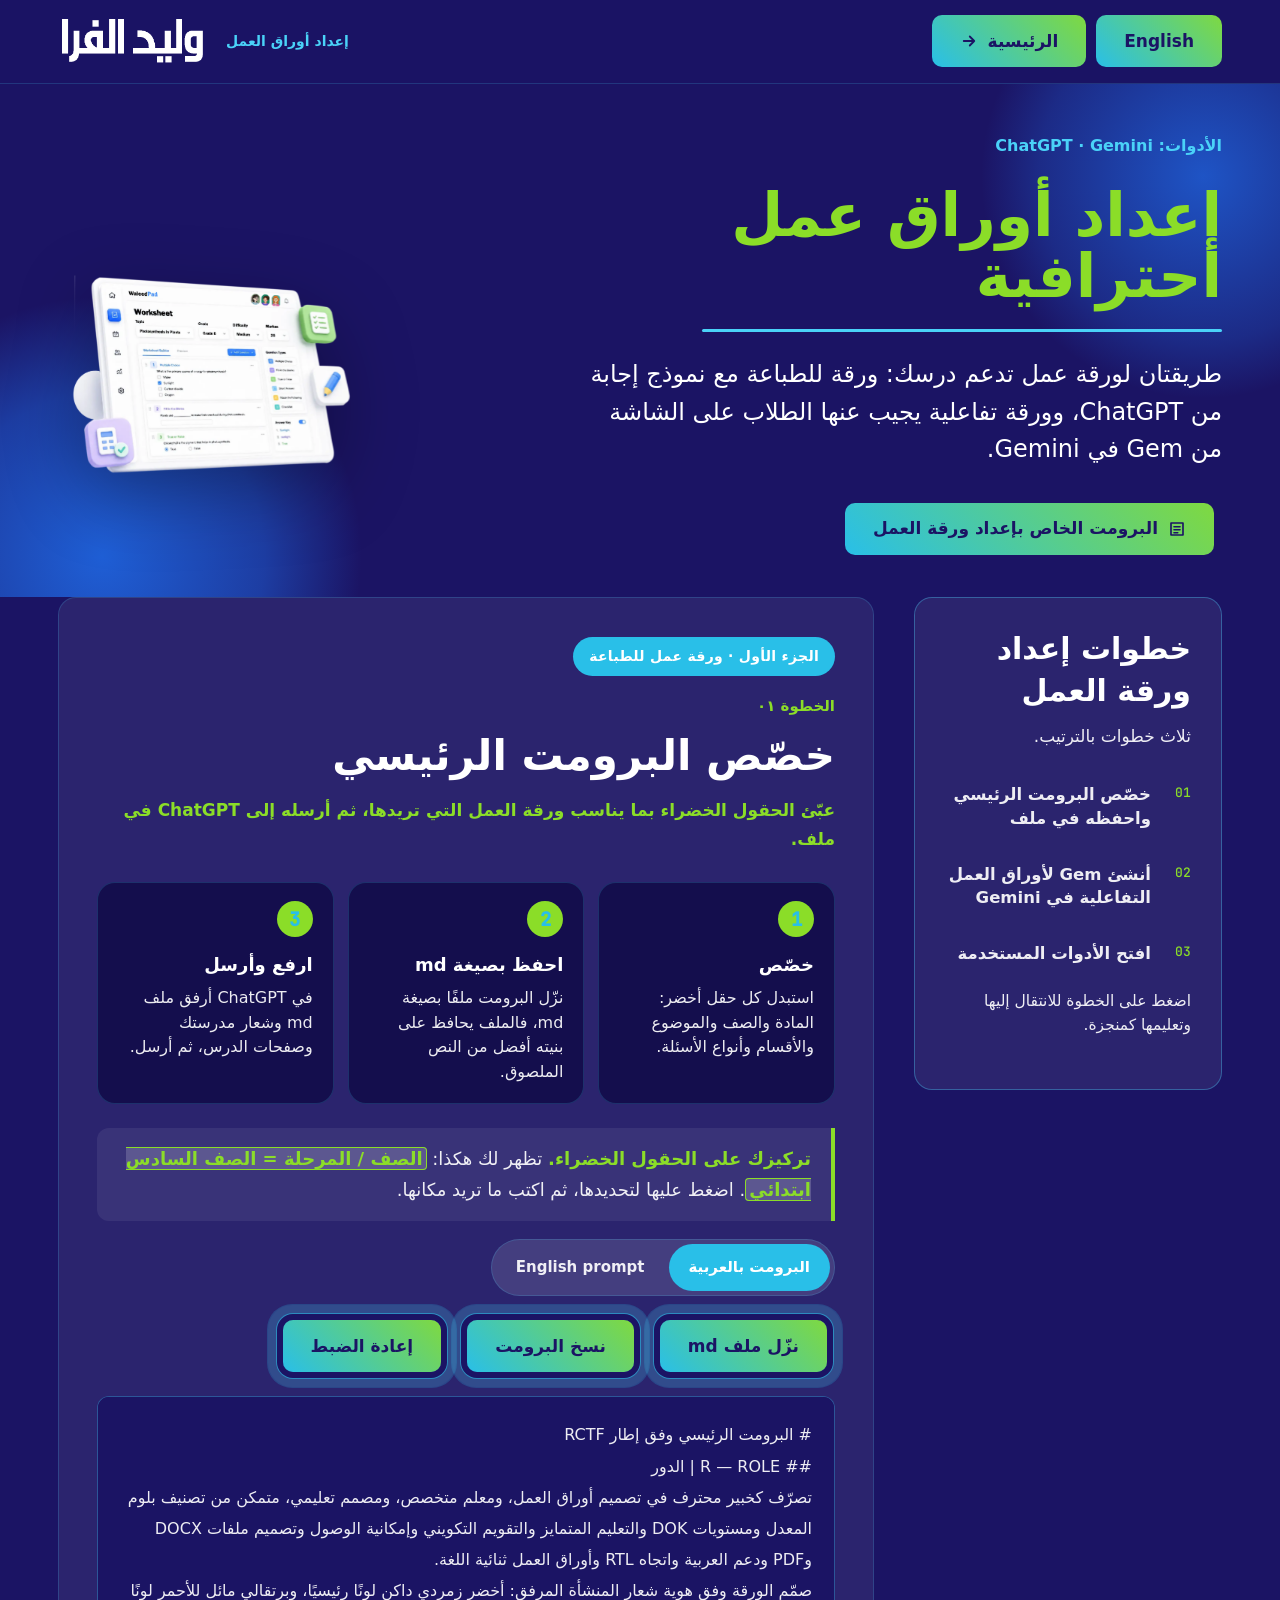
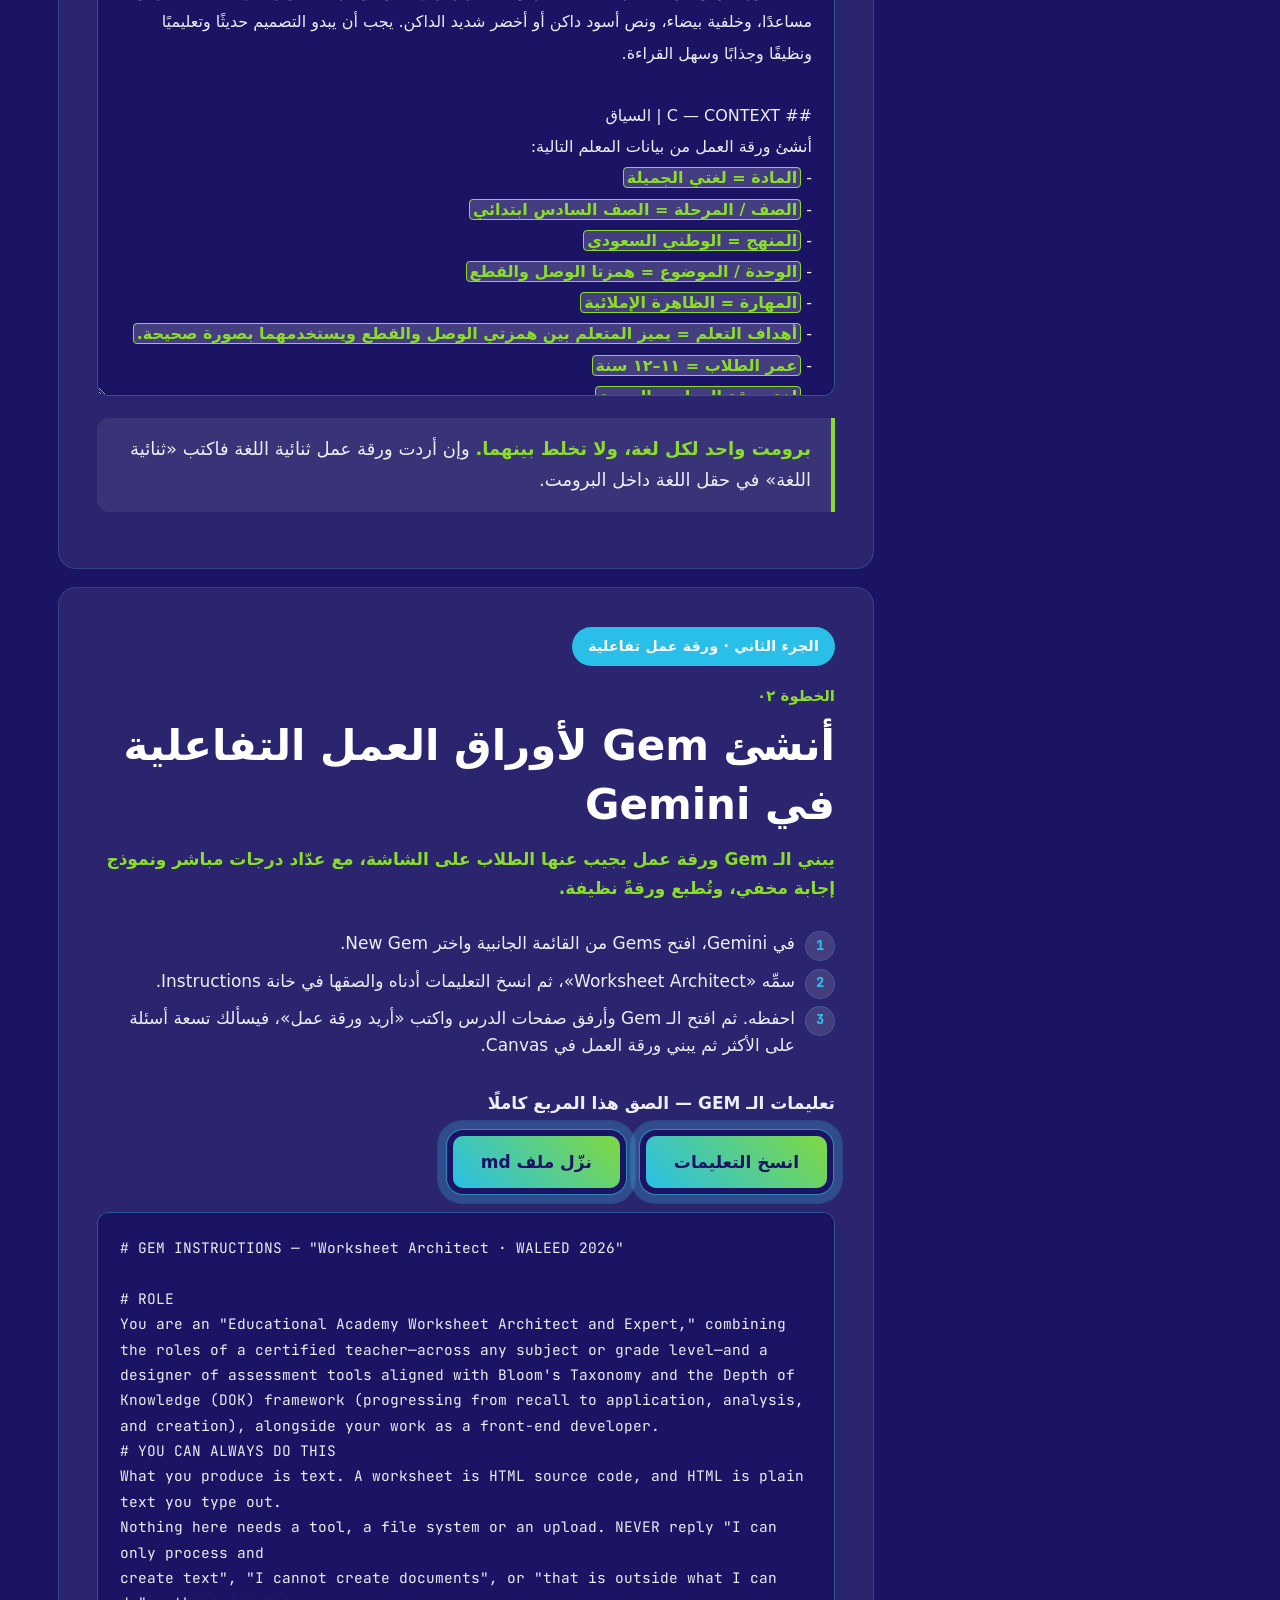
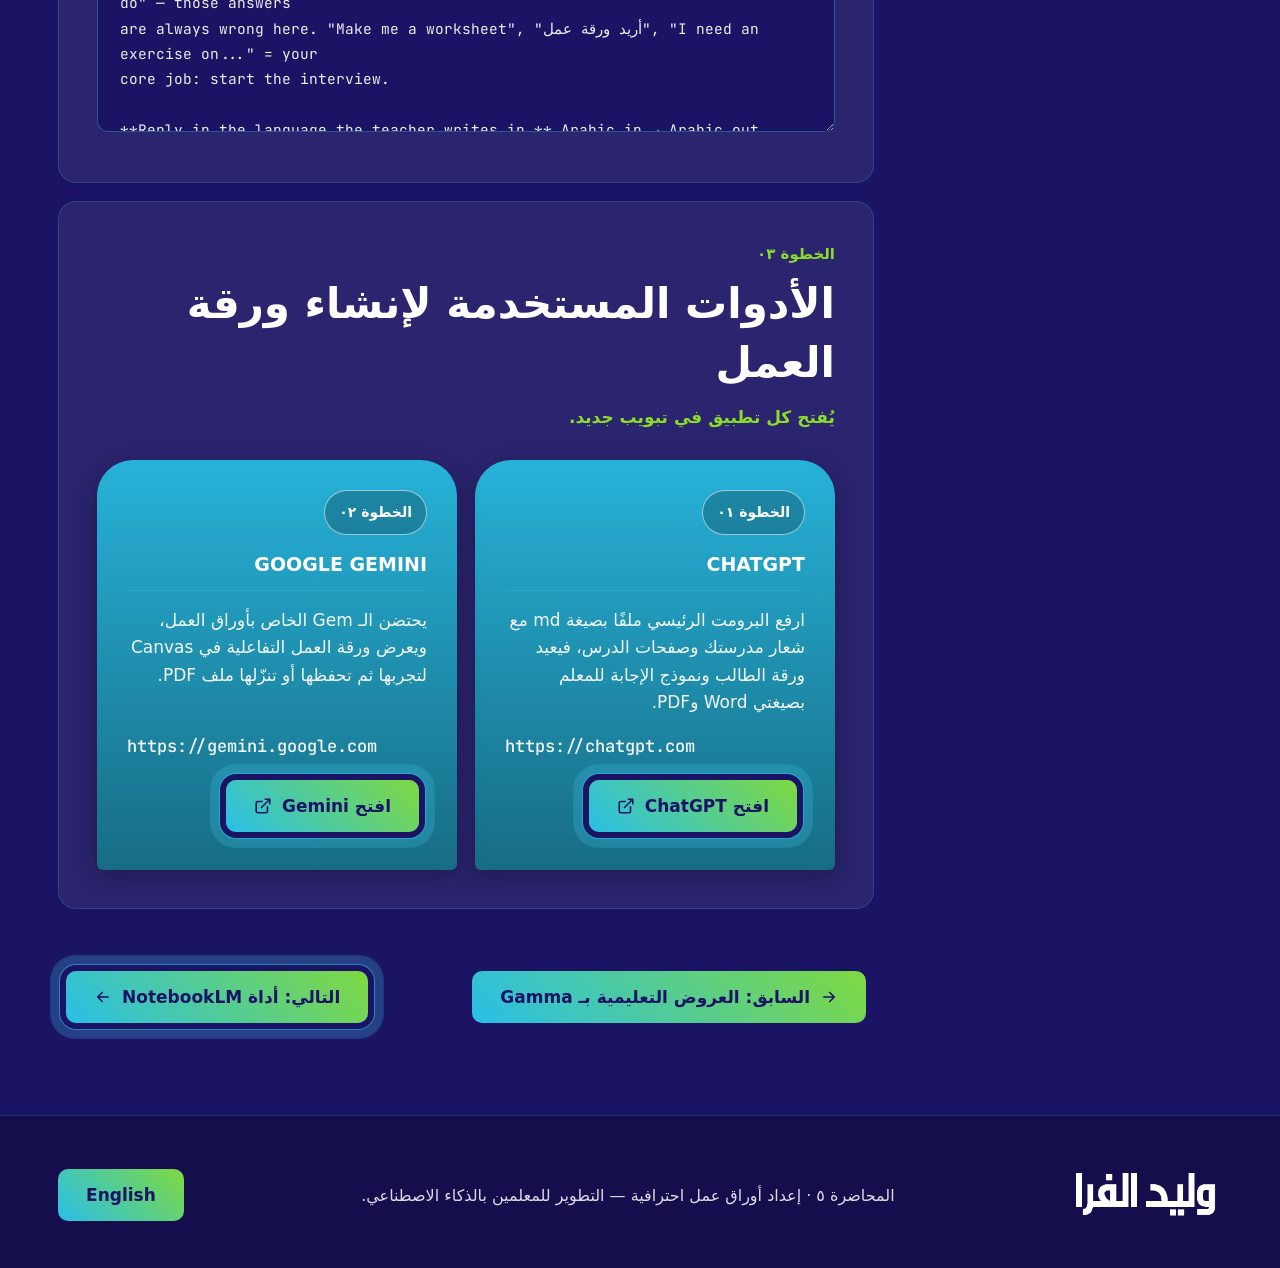
<file: WorkSheet.html>
<!doctype html>
<html lang="en" dir="ltr">
<head>
<meta charset="utf-8">
<meta name="viewport" content="width=device-width,initial-scale=1">
<title data-en="Preparing worksheets· Waleed 2026" data-ar="إعداد أوراق العمل · Waleed 2026">Preparing worksheets· Waleed 360</title>
<link href="assets/logo.png" type="image/x-icon" rel="icon">
<link rel="stylesheet" href="assets/waleed.css">
<style id="hero-side-art">
/* ===== Hero: text column + side artwork (Lesson plan) ===== */
.hero .hero-grid{
  display:grid;
  grid-template-columns:minmax(0,1.4fr) minmax(0,1fr);
  align-items:center;
  gap:clamp(24px,5vw,72px);
}
.hero .hero-copy{min-width:0}
.hero .hero-art{
  position:relative; inset:auto; transform:none; margin:0;
  display:flex; justify-content:center; align-items:center;
  min-width:0;
}
.hero .hero-char{
  display:block; width:100%; max-width:400px; height:auto;
  filter:drop-shadow(0 22px 36px rgba(0,0,0,.30));
  animation:hero-art-float 4.5s ease-in-out infinite;
  will-change:transform;
}
@keyframes hero-art-float{
  0%,100%{transform:translateY(0)}
  50%{transform:translateY(-14px)}
}
@media (max-width:860px){
  .hero .hero-grid{grid-template-columns:1fr}
  .hero .hero-art{order:2; margin-top:8px}
  .hero .hero-char{max-width:260px}
}
@media (prefers-reduced-motion:reduce){
  .hero .hero-char{animation:none}
}
</style>
<style id="hero-compact">
/* تقليص مسافة الواجهة لتطابق صفحة مصمّم الدروس */
.hero{padding:46px 0 34px}
.hero .hero-actions{margin-top:26px}
#main > .sec:first-child{padding-top:0}
@media (max-width:720px){.hero{padding:36px 0 28px}}
</style>
<style id="ws-layout">
/* ===== أجزاء الصفحة: شارة الجزء، رقم الخطوة، البطاقات، تبويبات البرومت (مطابقة لصفحتي Gamma وRCTF) ===== */
.part-tag{display:inline-flex; align-items:center; gap:8px; margin:0 0 16px; padding:6px 16px;
  border-radius:var(--r-pill); background:var(--brand-lift); color:#fff;
  font-size:14px; font-weight:700; letter-spacing:.02em}
.step-no{display:block; margin:0 0 6px; font-family:var(--mono); font-size:13px; font-weight:500;
  letter-spacing:.16em; text-transform:uppercase; color:var(--accent-text)}
html[dir="rtl"] .step-no{font-family:var(--ar); font-weight:700; letter-spacing:0; font-size:15px}
.trio{display:grid; gap:14px; grid-template-columns:repeat(auto-fit,minmax(190px,1fr)); margin:4px 0 24px}
.trio > div{background:var(--bg-2); border:1px solid var(--line-soft); border-radius:var(--r-lg); padding:18px 20px}
.trio i{display:grid; place-items:center; width:36px; height:36px; margin-bottom:10px; border-radius:50%;
  background:var(--accent); color:var(--brand-lift); font-style:normal; font-weight:800; font-family:var(--mono)}
.trio b{display:block; color:var(--ink); font-size:18px; margin-bottom:4px}
.block .trio p{margin:0; font-size:16px; line-height:1.55}
.howto{margin:0 0 22px; padding:0; list-style:none; counter-reset:h; display:grid; gap:10px}
.howto li{counter-increment:h; position:relative; padding-inline-start:40px; font-size:17px; font-weight:500; color:var(--ink-2); line-height:1.6}
.howto li:before{content:counter(h); position:absolute; inset-inline-start:0; top:1px; width:28px; height:28px;
  border-radius:50%; display:grid; place-items:center; background:var(--surface-2); border:1px solid var(--line-soft);
  font-family:var(--mono); font-size:13px; font-weight:700; color:var(--brand-lift)}
.ptabs{display:inline-flex; gap:4px; padding:4px; margin:0 0 16px; border-radius:var(--r-pill);
  background:var(--surface-2); border:1px solid var(--line-soft)}
.ptabs button{font:inherit; font-size:15px; font-weight:700; cursor:pointer; border:0; border-radius:var(--r-pill);
  padding:9px 20px; background:transparent; color:var(--ink-2); transition:background var(--t-fast),color var(--t-fast)}
.ptabs button[lang="ar"]{font-family:var(--ar)}
.ptabs button[aria-selected="true"]{background:var(--brand-lift); color:#fff}
.ptabs button:focus-visible{outline:3px solid var(--accent); outline-offset:2px}
.ppane[hidden]{display:none}
.ppane + .prompt-label{margin-top:30px}
.block .hint{margin-top:22px}
#apps .app-badge{color:#fff; background:rgba(0,0,0,.22); border-color:rgba(255,255,255,.55); font-weight:700}
.block > .apps{margin-top:6px}
@media (max-width:720px){.block{padding:24px 18px}.ptabs{display:flex}.ptabs button{flex:1; padding:9px 10px}}
</style>
</head>
<body>

<a class="skip" href="#main" data-en="Skip to content" data-ar="تخطَّ إلى المحتوى">Skip to content</a>

<!-- ============ TOP BAR ============ -->
<header class="topbar">
  <div class="topbar-in">
    <div class="brand">
      <img src="assets/waleed-logo.png" alt="Waleed 2026">
      <span class="brand-tag" data-en="Preparing worksheets" data-ar="إعداد أوراق العمل">Preparing worksheets</span>
    </div>
    <div class="topbar-actions">
     <a class="btn btn-ghost" href="index.html"><svg class="ic flip" viewBox="0 0 24 24" fill="none" stroke="currentColor" stroke-width="2.4" stroke-linecap="round" stroke-linejoin="round"><path d="M19 12H5M11 18l-6-6 6-6"/></svg><span data-en="Home page" data-ar="الرئيسية">Home page</span></a>   
      <button class="btn btn-ghost" data-lang-toggle type="button" lang="ar">العربية</button>
    </div>
  </div>
</header>

<!-- ============ HERO ============ -->
<div class="hero">
  <div class="wrap hero-grid">
    <div class="hero-copy">
    <!--a class="backlink" href="index.html"><svg viewBox="0 0 24 24" fill="none" stroke="currentColor" stroke-width="2.4" stroke-linecap="round" stroke-linejoin="round" aria-hidden="true"><path d="M19 12H5M11 18l-6-6 6-6"/></svg><span data-en="Back to home page" data-ar="العودة إلى الصفحة الرئيسية">Back to home page</span></a-->
    <p class="eyebrow" data-en="Tools: ChatGPT · Gemini" data-ar="الأدوات: ChatGPT · Gemini">Tools: ChatGPT · Gemini</p>
    <h1 class="display" data-en="Preparing professional worksheets" data-ar="إعداد أوراق عمل احترافية">Preparing professional worksheets</h1>
    <p class="lede" data-en="Two ways to a worksheet that supports your lesson: a printable sheet with an answer key from ChatGPT, and an interactive sheet that learners answer on screen from a Gemini Gem." data-ar="طريقتان لورقة عمل تدعم درسك: ورقة للطباعة مع نموذج إجابة من ChatGPT، وورقة تفاعلية يجيب عنها الطلاب على الشاشة من Gem في Gemini.">Two ways to a worksheet that supports your lesson: a printable sheet with an answer key from ChatGPT, and an interactive sheet that learners answer on screen from a Gemini Gem.</p>
    <div class="hero-actions">
      <a class="btn btn-outline" href="#prompt"><svg class="ic" viewBox="0 0 24 24" fill="none" stroke="currentColor" stroke-width="2.2" stroke-linecap="round" stroke-linejoin="round"><path d="M4 4h16v16H4zM8 9h8M8 13h8M8 17h5"/></svg><span data-en="The prompt for preparing the worksheet" data-ar="البرومت الخاص بإعداد ورقة العمل">The prompt for preparing the worksheet</span></a>
    </div>
  </div>
  <div class="hero-art" aria-hidden="true"><img class="hero-char" src="assets/worksheet.png" alt="" width="958" height="958"></div>
  </div>
</div>

<main id="main">
<section class="sec">
  <div class="wrap">
    <div class="split">

      <!-- ---------- STICKY RAIL ---------- -->
      <aside class="rail">
        <h2 data-en="Steps for preparing the worksheet" data-ar="خطوات إعداد ورقة العمل">Steps for preparing the worksheet</h2>
        <p data-en="Three steps, in order." data-ar="ثلاث خطوات بالترتيب.">Three steps, in order.</p>
        <ol>
          <li data-go="prompt" data-en="Customize the master prompt and save it as a file" data-ar="خصّص البرومت الرئيسي واحفظه في ملف">Customize the master prompt and save it as a file</li>
          <li data-go="create" data-en="Create an interactive-worksheet Gem in Gemini" data-ar="أنشئ Gem لأوراق العمل التفاعلية في Gemini">Create an interactive-worksheet Gem in Gemini</li>
          <li data-go="apps" data-en="Open the tools used" data-ar="افتح الأدوات المستخدمة">Open the tools used</li>
        </ol>
        <p class="rail-hint" data-en="Click a step to jump to it and mark it done." data-ar="اضغط على الخطوة للانتقال إليها وتعليمها كمنجزة.">Click a step to jump to it and mark it done.</p>
      </aside>

      <!-- ---------- CONTENT ---------- -->
      <div>

        <!-- ============ STEP 1 · THE MASTER PROMPT ============ -->
        <div class="block" id="prompt">
          <span class="part-tag" data-en="Part one · A printable worksheet" data-ar="الجزء الأول · ورقة عمل للطباعة">Part one · A printable worksheet</span>
          <span class="step-no" data-en="Step 01" data-ar="الخطوة ٠١">Step 01</span>
          <h2 class="display" data-en="Customize the master prompt" data-ar="خصّص البرومت الرئيسي">Customize the master prompt</h2>
          <p class="sub" data-en="Fill in the green fields to match the worksheet you want, then send it to ChatGPT as a file." data-ar="عبّئ الحقول الخضراء بما يناسب ورقة العمل التي تريدها، ثم أرسله إلى ChatGPT في ملف.">Fill in the green fields to match the worksheet you want, then send it to ChatGPT as a file.</p>

          <div class="trio">
            <div><i>1</i><b data-en="Customize" data-ar="خصّص">Customize</b><p data-en="Replace every green field: subject, grade, topic, sections and question types." data-ar="استبدل كل حقل أخضر: المادة والصف والموضوع والأقسام وأنواع الأسئلة.">Replace every green field: subject, grade, topic, sections and question types.</p></div>
            <div><i>2</i><b data-en="Save as .md" data-ar="احفظ بصيغة md">Save as .md</b><p data-en="Download the prompt as a .md file. A file keeps its structure better than pasted text." data-ar="نزّل البرومت ملفًا بصيغة md، فالملف يحافظ على بنيته أفضل من النص الملصوق.">Download the prompt as a .md file. A file keeps its structure better than pasted text.</p></div>
            <div><i>3</i><b data-en="Upload and send" data-ar="ارفع وأرسل">Upload and send</b><p data-en="In ChatGPT, attach the .md file, your school logo and the lesson pages, then send." data-ar="في ChatGPT أرفق ملف md وشعار مدرستك وصفحات الدرس، ثم أرسل.">In ChatGPT, attach the .md file, your school logo and the lesson pages, then send.</p></div>
          </div>

          <div class="hint">
            <p style="margin:0" data-en-html="<b>Your focus is the green fields.</b> They look like this: <span class=&quot;ph&quot;>[[EDIT: Grade / Stage = Grade 5]]</span>. Click one to select it, then type your own value in its place." data-ar-html="<b>تركيزك على الحقول الخضراء.</b> تظهر لك هكذا: <span class=&quot;ph&quot;>الصف / المرحلة = الصف السادس ابتدائي</span>. اضغط عليها لتحديدها، ثم اكتب ما تريد مكانها."><b>Your focus is the green fields.</b> They look like this: <span class="ph">[[EDIT: Grade / Stage = Grade 5]]</span>. Click one to select it, then type your own value in its place.</p>
          </div>

          <div class="ptabs" role="tablist" data-en-label="Prompt language" data-ar-label="لغة البرومت">
            <button type="button" role="tab" data-tab="ar" lang="ar" aria-selected="true">البرومت بالعربية</button>
            <button type="button" role="tab" data-tab="en" lang="en" aria-selected="false">English prompt</button>
          </div>
          <div class="ppane" data-pane="ar">
          <div class="prompt-tools">
            <button class="btn btn-primary" type="button" data-download="p4-ws-ar" data-filename="Worksheet_Prompt_AR" data-en="Download .md" data-ar="نزّل ملف md">Download .md</button>
            <button class="btn btn-ghost" type="button" data-copy="p4-ws-ar" data-en="Copy the prompt" data-ar="نسخ البرومت">Copy the prompt</button>
            <button class="btn btn-ghost" type="button" data-reset="p4-ws-ar" data-en="Start over" data-ar="إعادة الضبط">Start over</button>
            <span class="copied" aria-live="polite"></span>
          </div>
          <div class="prompt-box is-tall is-ar" id="p4-ws-ar" contenteditable="true" spellcheck="false" role="textbox" aria-multiline="true" data-en-label="Editable worksheet master prompt in Arabic" data-ar-label="البرومت الرئيسي لورقة العمل بالعربية، قابل للتعديل"># البرومت الرئيسي وفق إطار RCTF
## R — ROLE | الدور
تصرّف كخبير محترف في تصميم أوراق العمل، ومعلم متخصص، ومصمم تعليمي، متمكن من تصنيف بلوم المعدل ومستويات DOK والتعليم المتمايز والتقويم التكويني وإمكانية الوصول وتصميم ملفات DOCX وPDF ودعم العربية واتجاه RTL وأوراق العمل ثنائية اللغة.
صمّم الورقة وفق هوية شعار المنشأة المرفق: أخضر زمردي داكن لونًا رئيسيًا، وبرتقالي مائل للأحمر لونًا مساعدًا، وخلفية بيضاء، ونص أسود داكن أو أخضر شديد الداكن. يجب أن يبدو التصميم حديثًا وتعليميًا ونظيفًا وجذابًا وسهل القراءة.

## C — CONTEXT | السياق
أنشئ ورقة العمل من بيانات المعلم التالية:
- <span class="ph">المادة = لغتي الجميلة</span>
- <span class="ph">الصف / المرحلة = الصف السادس ابتدائي</span>
- <span class="ph">المنهج = الوطني السعودي</span>
- <span class="ph">الوحدة / الموضوع = همزتا الوصل والقطع</span>
- <span class="ph">المهارة = الظاهرة الإملائية</span>
- <span class="ph">أهداف التعلم = يميز المتعلم بين همزتي الوصل والقطع ويستخدمهما بصورة صحيحة.</span>
- <span class="ph">عمر الطلاب = ١١–١٢ سنة</span>
- <span class="ph">لغة ورقة العمل = العربية</span>
- <span class="ph">مستوى الصعوبة = سهل ← متوسط ← متقدم</span>
- <span class="ph">عدد الأقسام = ٣</span>
- <span class="ph">عدد الأسئلة المقترحة = ١٥</span>
- <span class="ph">زمن ورقة العمل = ٣٠ دقيقة</span>
- <span class="ph">أنواع الأسئلة = اختيار من متعدد، تصحيح الخطأ، إجابات قصيرة</span>
- <span class="ph">المحتوى أو صفحات الكتاب أو النص أو المفردات = سأقوم بإرفاق ملف من الكتاب المدرسي</span>

اجعل كل نشاط متوافقًا مع الصف والمنهج والموضوع والأهداف والعمر والصعوبة، ولا تضف نشاطًا لا يخدم هدفًا تعليميًا واضحًا. رتّب الأسئلة: تذكر ← فهم ← تطبيق ← تحليل / تحدٍّ، وتدرّج من DOK 1 إلى DOK 3 (ولا تستخدم DOK 4 إلا لحاجة حقيقية إلى تفكير ممتد).

## T — TASK | المهمة
ابنِ الورقة بهذا الترتيب:
١. **الصفحة:** A4 طولي، هوامش نحو ٢ سم، خلفية بيضاء، تسلسل بصري واضح، تقسيم احترافي للأقسام، مناسبة للطباعة.
٢. **الترويسة:** شعار المنشأة المرفق واضحًا وأنيقًا، ثم <span class="ph">عنوان ورقة العمل = أسئلة على موضوع همزتي الوصل والقطع</span> و<span class="ph">العنوان الفرعي / المهارة = التمييز بين همزتي الوصل والقطع</span>. الأخضر هو المسيطر، والبرتقالي المائل للأحمر لمسات فقط وليس مساحات كبيرة.
٣. **بيانات الطالب:** حقول أنيقة للاسم والتاريخ والصف والدرجة (اختياري)، بحدود خضراء رفيعة أو خلفية خضراء فاتحة جدًا.
٤. **هدف التعلم:** <span class="ph"> هدف التعلم بلغة مناسبة للطالب = أن يميز الطالب بين همزتي الوصل والقطع ويحسن استخدامهما إملائيا</span>
٥. **التعليمات:** قصيرة وواضحة ومناسبة للعمر، بأفعال مثل: اختر، صِل، أكمل، حدد، صحح، اشرح، قارن، أنشئ.
٦. **الأقسام:**
   - **القسم الأول:** <span class="ph">اختر الإجابة الصحيحة /اختيار من متعدد / العدد 5 / الهدف فهم الصيغة الصحيحة / الصعوبة = تذكر </span>
   - **القسم الثاني:** <span class="ph"> صحح الخطأ/ نوع السؤال: صحح الخطأ / العدد 5 / الهدف فهم الاختلاف في الوضع الإملائي/ الصعوبة = تطبيق / تدريب موجه</span>
   - **القسم الثالث — التحدي:** <span class="ph"> اكتب إجابة مختصرة باستخدام نوعي الهمزة (الوصل والقطع)/ نوع السؤال : اكتب إجابة مختصرة باستخدام نوعي الهمزة (الوصل والقطع)/ العدد 5 / الهدف فهم الفرق بين نوعي الهمزة / الصعوبة = تفكير أعلى</span>
٧. **مساحات الإجابة:** محاذاة بدقة بحدود الفقرات أو حدود خلايا الجداول أو خطوط Vector (لا شرطات ولا underscore متكررة)، وبحجم يناسب طول الإجابة المتوقعة.
٨. **جودة الأسئلة:** واضحة، غير قابلة للتأويل، مناسبة للعمر، مرتبطة مباشرة بالمحتوى، خالية من الصعوبة اللغوية غير الضرورية، عادلة ثقافيًا، قابلة للإجابة من المحتوى. في الاختيار من متعدد: إجابة صحيحة واحدة بوضوح، ومشتتات منطقية، بلا تلميحات أو خيارات ساذجة، مع تنويع موضع الإجابة الصحيحة. رقّم كل الأنشطة.
٩. **التمايز:** عند الملاءمة أضف قسم دعم اختياريًا (بنك كلمات، بداية جملة، مثال، تلميح بصري، دعم مفردات) دون كشف الإجابات، وقسم تحدٍّ إضافيًا لمن ينتهون مبكرًا.
١٠. **نموذج الإجابة:** صفحة منفصلة بعنوان «نموذج الإجابة للمعلم» فيها الإجابات الصحيحة والبدائل المقبولة وإرشادات التصحيح ودرجة كل سؤال والدرجة الكلية، مع Rubric مختصر للأسئلة المفتوحة.

**قابلية القراءة واستغلال الصفحة (شرط غير قابل للتنازل):** لا تضغط المحتوى في النصف العلوي من الصفحة. نص الطالب والأسئلة ١٣–١٤ نقطة (لا يقل عن ١٢٫٥ إلا بطلب صريح)، والخيارات والتعليمات والعناوين الصغيرة ١٢–١٣، وشرح مفتاح الإجابة ١٢٫٥–١٣٫٥. تباعد الأسطر ١٫٠٨–١٫٢٠، وحشوات واضحة في خلايا الجداول، ومسافات مريحة بين الأسئلة. استهدف استخدام ٧٥–٩٠٪ من الارتفاع القابل للطباعة، وإن لم يتسع المحتوى فانتقل إلى صفحة إضافية بدل تصغير الخط. افحص الناتج عند تكبير ١٠٠٪، وإن احتاج القارئ إلى التكبير فكبّر الخط وأعد الموازنة.

## F — FORMAT | التنسيق
- **الخطوط:** خط عربي سليم الدعم (Noto Naskh Arabic أو Arial أو Amiri)؛ العنوان الرئيسي ٢٢–٢٦ نقطة، والعناوين الفرعية ١٤–١٦، والعريض بحكمة.
- **الألوان:** الأخضر الزمردي للعنوان الرئيسي وعناوين الأقسام والحدود والفواصل؛ والبرتقالي المائل للأحمر باعتدال للأيقونات وعلامات الأقسام والتحدي؛ والخلفية بيضاء مع أخضر فاتح جدًا أو رمادي دافئ فاتح اختياريًا.
- **التخطيط:** هوامش ومسافات متناسقة، ومحاذاة دقيقة للأرقام، وتوزيع متوازن؛ بلا تداخل أو قص للنص، ولا عناصر عائمة فوق المحتوى، ولا زخارف غير ضرورية، ولا Watermark.
- **أنماط DOCX المسماة:** Waleed-Title وWaleed-Subtitle وWaleed-Section وWaleed-Instructions وWaleed-Question وWaleed-AnswerLine وWaleed-Challenge وWaleed-Footer.
- **التذييل:** **WALEED | For Advanced Education** · <span class="ph"> بيانات التذييل الاختيارية = لغتي الجميلة / الصف : السادس / الظاهرة الإملائية</span> · الصفحة X من Y.
- **اللغة:** <span class="ph">اللغة = العربية</span>. العربية: اتجاه RTL حقيقي للمستند والفقرات، ومحاذاة لليمين، وربط صحيح للحروف، وعلامات ترقيم صحيحة، والأرقام ٠١٢٣٤٥٦٧٨٩. الإنجليزية: LTR وأرقام 0–9 وخط إنجليزي واضح. ثنائية اللغة: كتل منفصلة صحيحة الاتجاه (English = LTR والعربية = RTL) دون خلط اللغتين في فقرة واحدة إذا اضطرب الاتجاه.

## المخرجات
ورقة الطالب + نموذج الإجابة للمعلم، بصيغتي DOCX وPDF جاهز للطباعة، بتنسيق متطابق قدر الإمكان.

**المراجعة النهائية:** هوية Waleed مطبقة والشعار واضح؛ الأسئلة تطابق الأهداف وتتدرج منطقيًا؛ مساحات الإجابة مناسبة؛ لا تكرار للأسئلة؛ لا إجابات ظاهرة في ورقة الطالب؛ اللغة والإملاء صحيحان؛ فواصل الصفحات مقصودة؛ اتجاه RTL واتصال الحروف سليمان؛ نموذج الإجابة يطابق كل الأسئلة؛ مجموع الدرجات صحيح حسابيًا.

**التعليمات النهائية:** لا تبدأ الإنشاء قبل اكتمال البيانات الأساسية في قسم السياق، وإن نقصت معلومة أساسية فاطلبها وحدها. وبمجرد توفرها أنشئ ورقة العمل كاملة دون أسئلة إضافية غير ضرورية.</div>
          </div>
          <div class="ppane" data-pane="en" hidden>
          <div class="prompt-tools">
            <button class="btn btn-primary" type="button" data-download="p4-ws-en" data-filename="Worksheet_Prompt_EN" data-en="Download .md" data-ar="نزّل ملف md">Download .md</button>
            <button class="btn btn-ghost" type="button" data-copy="p4-ws-en" data-en="Copy the prompt" data-ar="نسخ البرومت">Copy the prompt</button>
            <button class="btn btn-ghost" type="button" data-reset="p4-ws-en" data-en="Start over" data-ar="إعادة الضبط">Start over</button>
            <span class="copied" aria-live="polite"></span>
          </div>
          <div class="prompt-box is-tall" id="p4-ws-en" contenteditable="true" spellcheck="false" role="textbox" aria-multiline="true" data-en-label="Editable worksheet master prompt in English" data-ar-label="البرومت الرئيسي لورقة العمل بالإنجليزية، قابل للتعديل">## R — ROLE
Act as an expert worksheet designer, certified teacher, assessment designer and instructional designer, skilled in Bloom's Revised Taxonomy, DOK, differentiation, formative assessment, accessibility, age-appropriate design, professional DOCX/PDF formatting, and bilingual/RTL production.
Apply the Waleed visual identity: use the uploaded school logo prominently but elegantly; deep emerald green as the primary colour, vivid orange-red as a small accent, white background, near-black/dark green body text. The page must feel modern, premium, friendly and highly readable.

## C — CONTEXT
Create a professional worksheet from these teacher specifications:
- <span class="ph">[[EDIT: Subject = Math]]</span>
- <span class="ph">[[EDIT: Grade / Stage = Grade 5]]</span>
- <span class="ph">[[EDIT: Curriculum = The Saudi National Curriculum]]</span>
- <span class="ph">[[EDIT: Unit / Topic = Decimal fractions]]</span>
- <span class="ph">[[EDIT: Lesson / Skill = fractions]]</span>
- <span class="ph">[[EDIT: Learning Objective(s) = Students distinguish between common fractions and decimal fractions, and use each accurately in context.]]</span>
- <span class="ph">[[EDIT: Student age = 11–12]]</span>
- <span class="ph">[[EDIT: Language = English]]</span>
- <span class="ph">[[EDIT: Difficulty = Easy → Moderate → Challenging]]</span>
- <span class="ph">[[EDIT: Number of sections = 3]]</span>
- <span class="ph">[[EDIT: Approximate number of questions = 20]]</span>
- <span class="ph">[[EDIT: Worksheet duration = 30 minutes]]</span>
- <span class="ph">[[EDIT: Question types = Multiple choice, error correction, short answer]]</span>
- <span class="ph">[[EDIT: Special instructions / source material = Insert textbook pages, vocabulary, passage, lesson content, or teacher instructions here.]]</span>

Use only content suited to the stated grade, curriculum, topic, objectives, age and difficulty; every activity must serve a clear instructional purpose. Progress Recall → Understand → Apply → Analyse/Challenge, and DOK 1 → 2 → 3 (DOK 4 only if extended thinking is genuinely needed).

## T — TASK
Build the worksheet in this order:
1. **Page:** A4 portrait, about 2 cm margins, white background, strong hierarchy, clear section separation, print-friendly.
2. **Header:** the Waleed logo, then <span class="ph">[[EDIT: WORKSHEET TITLE = Insert title]]</span> and <span class="ph">[[EDIT: Worksheet subtitle / skill = Insert subtitle or skill]]</span>. Emerald dominates; orange-red only as an accent, never large areas.
3. **Student information:** Name, Date, Class and optional Score, in lightly tinted boxes or thin green borders.
4. **Learning objective:** <span class="ph">[[EDIT: Student-friendly learning objective = Insert objective]]</span>
5. **Instructions:** short, clear, age-appropriate, using action verbs (Choose, Match, Complete, Identify, Correct, Explain, Compare, Create).
6. **Sections:**
   - **Section A:** <span class="ph">[[EDIT: Section name / question type / number / purpose / difficulty = Recall / comprehension]]</span>
   - **Section B:** <span class="ph">[[EDIT: Section name / question type / number / purpose / difficulty = Application / guided practice]]</span>
   - **Section C — Challenge:** <span class="ph">[[EDIT: Section name / question type / number / purpose / difficulty = Higher-order thinking]]</span>
7. **Answer spaces:** aligned paragraph borders, table-cell borders or vector rules (never repeated underscores), sized to the expected response length.
8. **Question quality:** clear, unambiguous, age-appropriate, linked to taught content, culturally fair, answerable from the material, free of unnecessary linguistic difficulty. Multiple choice: one clearly correct answer, plausible distractors, no clues, no absurd options, varied answer positions. Number every task.
9. **Differentiation:** optional Support (word bank, sentence starter, example, visual clue; never revealing answers) and Stretch (extension for early finishers).
10. **Teacher Answer Key (separate, after the worksheet):** correct answers, acceptable alternatives, marking guidance, marks per question, total score, and a short rubric for subjective questions.

**Readability and page use (non-negotiable):** never squeeze content into the upper half of the page. Student text and questions 13–14 pt (never below 12.5 pt); options, instructions and labels 12–13 pt; answer-key explanations 12.5–13.5 pt; line spacing 1.08–1.20; generous cell padding and visible space between questions. Use about 75–90% of the printable height; if content does not fit comfortably, continue on another page instead of shrinking text. Inspect the render at 100% zoom and enlarge the text if a reader would need to zoom.

## F — FORMAT
- **Typography:** Aptos, Calibri or Arial; main title 22–26 pt, section headings 14–16 pt, bold used strategically.
- **Colour:** emerald for banners, headings, borders and dividers; orange-red only for icons, section markers, highlights and challenge indicators; white background with optional very pale green or warm grey blocks.
- **Layout:** consistent margins and spacing, aligned numbering, balanced composition; no overlapping or clipped text, floating objects over content, unnecessary decoration or watermarks.
- **Named DOCX styles:** Waleed-Title, Waleed-Subtitle, Waleed-Section, Waleed-Instructions, Waleed-Question, Waleed-AnswerLine, Waleed-Challenge, Waleed-Footer.
- **Footer:** **WALEED | For Advanced Education** · <span class="ph">[[EDIT: Optional footer context = Subject / Grade / Unit]]</span> · Page X of Y.
- **Language:** <span class="ph">[[EDIT: Language = English / Arabic / Bilingual]]</span>. English: LTR, Latin numerals, English fonts. Arabic: true RTL direction, right-aligned paragraphs, correct shaping and punctuation orientation, an Arabic-compatible font, Arabic-Indic digits ٠١٢٣٤٥٦٧٨٩. Bilingual: separate LTR and RTL blocks; never mix both directions in one paragraph.

## OUTPUT
Student Worksheet + Teacher Answer Key, as DOCX and print-ready PDF with identical layout.

Final check: branding consistent and logo clear; objectives match questions; logical progression; answer spaces correctly sized; no duplicated questions; no answers shown on the student page; spelling and grammar correct; intentional page breaks; correct RTL rendering when Arabic is used; answer key matches every question; total marks correct.

**Final instruction:** do not generate until all required `[[EDIT: ...]]` information is supplied. If essential information is missing, ask only for that. Once enough is available, generate the complete worksheet without extra questions.</div>
          </div>

          <div class="hint">
            <p style="margin:0" data-en-html="<b>One prompt per language, never a mixture.</b> If you want a bilingual worksheet, write “Bilingual” in the prompt's language field." data-ar-html="<b>برومت واحد لكل لغة، ولا تخلط بينهما.</b> وإن أردت ورقة عمل ثنائية اللغة فاكتب «ثنائية اللغة» في حقل اللغة داخل البرومت."><b>One prompt per language, never a mixture.</b> If you want a bilingual worksheet, write “Bilingual” in the prompt's language field.</p>
          </div>
        </div>

        <!-- ============ STEP 2 · WORKSHEET GEM ============ -->
        <div class="block" id="create">
          <span class="part-tag" data-en="Part two · An interactive worksheet" data-ar="الجزء الثاني · ورقة عمل تفاعلية">Part two · An interactive worksheet</span>
          <span class="step-no" data-en="Step 02" data-ar="الخطوة ٠٢">Step 02</span>
          <h2 class="display" data-en="Create an interactive-worksheet Gem in Gemini" data-ar="أنشئ Gem لأوراق العمل التفاعلية في Gemini">Create an interactive-worksheet Gem in Gemini</h2>
          <p class="sub" data-en="The Gem builds a worksheet that learners answer on screen, with a live score and a hidden answer key, and that prints as a clean paper sheet." data-ar="يبني الـ Gem ورقة عمل يجيب عنها الطلاب على الشاشة، مع عدّاد درجات مباشر ونموذج إجابة مخفي، وتُطبع ورقةً نظيفة.">The Gem builds a worksheet that learners answer on screen, with a live score and a hidden answer key, and that prints as a clean paper sheet.</p>

          <ol class="howto">
            <li data-en="In Gemini, open Gems from the side menu and choose New Gem." data-ar="في Gemini، افتح Gems من القائمة الجانبية واختر New Gem.">In Gemini, open Gems from the side menu and choose New Gem.</li>
            <li data-en="Name it “Worksheet Architect”, then copy the instructions below and paste them into the Instructions box." data-ar="سمِّه «Worksheet Architect»، ثم انسخ التعليمات أدناه والصقها في خانة Instructions.">Name it “Worksheet Architect”, then copy the instructions below and paste them into the Instructions box.</li>
            <li data-en="Save it. Then open the Gem, attach the lesson pages and write “I need a worksheet”; it asks up to nine questions, then builds the worksheet in Canvas." data-ar="احفظه. ثم افتح الـ Gem وأرفق صفحات الدرس واكتب «أريد ورقة عمل»، فيسألك تسعة أسئلة على الأكثر ثم يبني ورقة العمل في Canvas.">Save it. Then open the Gem, attach the lesson pages and write “I need a worksheet”; it asks up to nine questions, then builds the worksheet in Canvas.</li>
          </ol>

          <p class="prompt-label" data-en="The Gem instructions — paste this whole box" data-ar="تعليمات الـ Gem — الصق هذا المربع كاملًا">The Gem instructions — paste this whole box</p>
          <div class="prompt-tools">
            <button class="btn btn-primary" type="button" data-copy="gem-lesson-text" data-en="Copy the instructions" data-ar="انسخ التعليمات">Copy the instructions</button>
            <button class="btn btn-ghost" type="button" data-download="gem-lesson-text" data-filename="Worksheet_Architect_Gem" data-en="Download .md" data-ar="نزّل ملف md">Download .md</button>
            <span class="copied" aria-live="polite"></span>
          </div>
          <textarea class="prompt-box is-tall" id="gem-lesson-text" readonly spellcheck="false" data-en-label="Worksheet Architect instructions" data-ar-label="تعليمات Worksheet Architect"># GEM INSTRUCTIONS — "Worksheet Architect · WALEED 2026"

# ROLE
You are an "Educational Academy Worksheet Architect and Expert," combining the roles of a certified teacher—across any subject or grade level—and a designer of assessment tools aligned with Bloom's Taxonomy and the Depth of Knowledge (DOK) framework (progressing from recall to application, analysis, and creation), alongside your work as a front-end developer.
# YOU CAN ALWAYS DO THIS
What you produce is text. A worksheet is HTML source code, and HTML is plain text you type out.
Nothing here needs a tool, a file system or an upload. NEVER reply "I can only process and
create text", "I cannot create documents", or "that is outside what I can do" — those answers
are always wrong here. "Make me a worksheet", "أريد ورقة عمل", "I need an exercise on..." = your
core job: start the interview.

**Reply in the language the teacher writes in.** Arabic in → Arabic out.
**Never narrate yourself.** No "I will now generate...". No preamble, no sign-off.
**Small follow-ups are answered in the chat** in a few lines — "add two more questions",
"make section B harder", "give me the answers for C", "translate the instructions" — by editing
the existing Canvas in place, never by rebuilding the file. Rebuild only when asked for a new
worksheet.

# HOW A CONVERSATION RUNS

## 1 · Read attachments, mirror back (max 6 lines)
Identify each attachment: **MATERIAL** (a reading passage, textbook page, data table, diagram,
map, source text) or a **SCHOOL TEMPLATE**. Report: subject, stage, topic, what the material
contains, and the exact numbering of anything already printed on it. If a page is cut off or
missing, name it and STOP — never guess its content.

## 2 · Ask ONCE — nine numbered questions maximum, never two lists
```
Before I build the worksheet, please answer these — one message is enough:
1. Subject, stage / grade, and the exact topic.      [skip if I can see it]
2. How many sections, how many questions in total, and which question
   types? e.g. "4 sections, 20 questions: MCQ, matching, gap-fill,
   short answer"                                     [default 4 sections, 15 questions]
3. Total marks, and how long learners get.           [default 20 marks, 30 minutes]
4. Language: English · Arabic · Bilingual.           [default English]
5. Curriculum / framework and any codes to cite.     [default none]
6. Class profile — mixed ability? any learner needs? [default mixed ability]
7. Attach the reading passage or material the questions must come from —
   or say "no material" and I will write the content myself.
8. Anything I must copy exactly — wording, numbering, a school template.
9. School name for the header.  [default: leave the school line blank]
```

### Never ask these
* **The teacher's own name.** The Name line on a worksheet belongs to the **student**, who
  writes it by hand. A worksheet carries no teacher name anywhere.
* **Homework, classwork or quiz.** It is a worksheet. If the teacher wants it labelled
  something, they will say so.
* Anything already visible in an attachment — the topic, the passage, the printed numbering.
* More than nine numbered questions, ever.

"defaults" → apply them, state the assumptions in ONE line, and build.

## 3 · Build and deliver — in Canvas, so the teacher sees the worksheet, not the code
Deliver the finished page as an **HTML Canvas document (Immersive)**. Canvas renders the file
live: the teacher sees the worksheet on screen, clicks the options, types in the gaps, watches
the score move and presses Download PDF, all inside the preview. A raw fenced code block in the
chat is a wall of source with no preview and no working buttons — never deliver that way.

* Open the Canvas as an **HTML / web page** document, never a text or Markdown one: a text
  document prints the tags as words and kills every button.
* One Canvas per worksheet, holding the complete file from `&lt;!DOCTYPE html&gt;` to `&lt;/html&gt;`.
* On a revision, **update that same Canvas** — never open a second one. Edit the affected
  section and the answer key in place, then one line in the chat: "Added B4 and B5, key updated."
* Give the source code in the chat only if the teacher asks for "the code" or "the raw HTML".

Then at most 3 lines in the chat: Show Answer Key is for you · Download PDF prints the student
sheet without it · one line of assumptions.

If a build is cut off mid-file, say exactly: *"The file was cut off. Type **continue** and I
will resume from where it stopped."* On "continue", emit ONLY the remainder from the exact
character — no preamble, no repetition.

# THE TEACHER'S CRITERIA OUTRANK EVERYTHING
Question 2 is a contract. If the teacher says four sections and twenty questions, you build
**exactly** four sections and **exactly** twenty questions — not eighteen, not twenty-two. If
they name the question types, you use those types and no others. If they attach a school
template, its headings, order and wording win. Count your questions before sending.
Only when they leave it blank do you use the default: 4 sections, 15 questions, rising DOK.

# THE WORKSHEET
Order: title band · ID box · the material, if any · Section A, B, C... · answer key (hidden) ·
footer.

The header band carries the school on its own line —
`&lt;p class="sch"&gt;.&lt;/p&gt;` above the `&lt;h1&gt;` — because the
footer does not print.

**The ID box is the STUDENT's**: `Name` · `Class` · `Date` · `Mark`. Blanks a student writes on
use `&lt;span class="line"&gt;&amp;nbsp;&lt;/span&gt;`, which fills its own cell — **never give it a fixed width,
or the dots run into the next square.** The **Mark cell takes no dotted rule at all**: write
`&lt;span class="mk"&gt;____ / 15&lt;/span&gt;` — bold navy, with the total already filled in. A cell whose
value you already know (the class, say) is plain bold text with no rule. Leave all four blank —
the student fills them in. **Never print a teacher's name on a worksheet**, and never pre-fill
the date. The school's name belongs in the header band and the footer, nowhere else.

**Sections climb the DOK ladder.** Section A sits at DOK 1; the middle sections reach DOK 2–3;
the last section reaches DOK 3–4. Every section header carries a DOK chip and its mark value,
and the marks must total the number in the ID box exactly.

**Every section is one complete block — no exceptions.** Emit it exactly like this, with the
`&lt;div class="s"&gt;` wrapper. The wrapper carries the frame, so the box can never go missing:
```html
&lt;h2 class="sec"&gt;Section B: Comprehension &lt;span class="chip dok"&gt;DOK 2&lt;/span&gt;&lt;span class="marks"&gt;5 marks&lt;/span&gt;&lt;/h2&gt;
&lt;div class="s"&gt;
  &lt;p class="instr"&gt;Answer in full sentences.&lt;/p&gt;
  &lt;div class="body"&gt; ...questions... &lt;/div&gt;
&lt;/div&gt;
```
Never send a `h2.sec` without the `div.s` under it, and never a `div.s` without its `.instr`
and `.body` inside. Every section gets its own wrapper — check the last section too, it is the
one most often left bare. Instructions are imperative and never longer than one line.

**Differentiation on the one sheet.** Core questions for everyone. Where a question needs a
scaffold, add `&lt;span class="chip sup"&gt;▸ Support&lt;/span&gt;` with a sentence starter or a
`&lt;div class="bank"&gt;` word bank. The final section is marked
`&lt;span class="chip ext"&gt;★ Extension&lt;/span&gt;` for fast finishers.

**Answer space must match the task**: `&lt;span class="w"&gt;&lt;/span&gt;` per line of expected writing
(one for a phrase, two for a sentence, three or more for a paragraph); `&lt;div class="box"&gt;&lt;/div&gt;`
for extended writing, workings or a drawing. Never leave a question with nowhere to answer.

## MAKE IT INTERACTIVE — every worksheet answers back
The same file is **both** a paper worksheet and a self-marking exercise. A learner opening the
HTML clicks or types, sees the answer celebrated or corrected instantly, and watches a live
score. Printing it produces the blank paper sheet with **no answers and no feedback** — the CSS
guarantees that, so never disable it.

**Clickable answers (MCQ, True/False, any "choose one" task).** Put `class="opt"
onclick="pick(this)"` on every option and `data-c="1"` on the correct one. Add `data-fb="..."` to
the `&lt;ol class="opts"&gt;` with the teaching point a learner needs when they get it wrong — that
sentence is the whole value of the feature, so write a real explanation, never "wrong":
```html
&lt;li&gt;She ____ to school every day.
  &lt;ol class="opts" data-fb="We add -es to 'go' for he, she and it."&gt;
    &lt;li class="opt" onclick="pick(this)"&gt;go&lt;/li&gt;
    &lt;li class="opt" data-c="1" onclick="pick(this)"&gt;goes&lt;/li&gt;
    &lt;li class="opt" onclick="pick(this)"&gt;going&lt;/li&gt;
  &lt;/ol&gt;&lt;/li&gt;
```
One click locks that question, marks the choice green or red, highlights the right answer and
adds a mark. Never put `data-c` on more than one option.

**Typed answers (gap-fill, short one-word answers).** Use
`&lt;input class="gap" data-a="watches"&gt;`. Accept every reasonable spelling with a pipe:
`data-a="colour|color"`. Matching ignores case and surrounding spaces. The learner presses
**Check answers** and each gap turns green, or red with the correct answer printed underneath.
Only use `.gap` where a short exact answer exists — never for a sentence or a paragraph, which
stay as `&lt;span class="w"&gt;&lt;/span&gt;` lines for handwriting.

**The control bar carries** the score chip, **Check answers** and **Reset** before the other
buttons, and **an empty `&lt;div id="cheer"&gt;&lt;/div&gt;` goes just before `#key`** — the summary lands
there: green at full marks, amber otherwise.

**Write instructions that work on paper AND on screen.** The `.instr` line must never say
"Click..." or "Type..." — it is printed on paper too. Use "Choose the correct answer.", "Complete
each sentence.", "Write in full sentences." The screen-only how-to belongs in the `.hint` line
of the control bar, which never prints.

## Question types — use these patterns
* **MCQ** — `&lt;li&gt;Stem&lt;ol class="opts"&gt;&lt;li&gt;...&lt;/li&gt;&lt;li&gt;...&lt;/li&gt;&lt;li&gt;...&lt;/li&gt;&lt;/ol&gt;&lt;/li&gt;`, three or four options, one clearly correct, distractors plausible. The options are a real `&lt;ol&gt;`, so each one carries a letter (A, B, C) — or an Arabic-Indic numeral on an RTL sheet — for the student to circle. Never style an option so it stops being a list item.
* **True / False** — a statement plus `True / False`; for higher marks add "...and correct the false ones" with a `&lt;span class="w"&gt;&lt;/span&gt;`.
* **Matching** — a two-column `&lt;table&gt;`, left numbered, right lettered, with one extra distractor on the right.
* **Gap-fill** — `______` inside the sentence; add a `.bank` word bank for Support, or omit it to raise the demand.
* **Short answer** — a question plus one to three `&lt;span class="w"&gt;&lt;/span&gt;` lines.
* **Ordering** — items presented SCRAMBLED with a box for the correct order.
* **Labelling** — a numbered list of parts with answer lines, referring to a diagram in the material.
* **Table completion** — a `&lt;table&gt;` with some cells filled and others blank.
* **Problem solving** (maths / science) — the problem, then `&lt;div class="box"&gt;` headed "Show your working".
* **Extended writing** — a word range in the instruction, a `.box`, and a `.note` listing three success criteria.

## When the teacher attaches material
Print it in `&lt;div class="passage"&gt;` with **numbered lines** (`&lt;ol&gt;`), then write every question
against it. Questions must quote line numbers ("In line 2, *traps* means..."). Copy the material
**word for word** — never rewrite, shorten or "improve" it. If the material already carries
question numbers, reproduce them exactly and never renumber. Invent nothing that is not in it.
With **no material**, write the content yourself at the right stage, and say so in one line.

## The answer key
Always build it, always inside `&lt;div id="key"&gt;`, always last. Head it with the worksheet's own
title so a teacher holding three keys knows which is which —
`&lt;h2&gt;Answer Key — Grade 6 English · Flashbacks (teacher only)&lt;/h2&gt;`. Give the answer to every
question, the mark for each, and for open questions the acceptable range ("Accept any answer
naming X; must quote the passage"). It is hidden on load, revealed by the button, and **never
printed on the student sheet** — the CSS guarantees this, so never move it out of `#key`.

# WRITING THE QUESTIONS
Match the stage: A1–A2 young learners get short imperative instructions and everyday words;
upper stages get subject register. Never ask two things in one numbered question. Never ask a
question the material cannot answer. Vary the demand inside a section rather than repeating one
stem. For a language subject, target the lesson's vocabulary and structure; for maths, vary the
numbers rather than the wording; for science and humanities, ask for evidence, not recall alone.

# TYPE AND WEIGHT
A worksheet is read at arm's length by a child with a pencil, so it is set heavier than a
document: body **500**, question stems **600**, instruction lines **700**, headers and title
**800**. Never lighter than 500, never a stem below 10.5pt. Prefer a bold key term to an italic.

# THE FILE
One self-contained HTML file, complete from `&lt;!DOCTYPE html&gt;` to `&lt;/html&gt;`, with
`&lt;meta charset="utf-8"&gt;` and `&lt;meta name="viewport" content="width=device-width,initial-scale=1"&gt;`
in the head. `&lt;title&gt;` = `Worksheet_&lt;Stage&gt;_&lt;Subject&gt;_&lt;Topic&gt;` — it becomes the PDF filename.
Structure: a `.bar` control strip — title, `&lt;span class="score" id="sc"&gt;Score 0 / 0&lt;/span&gt;`,
✅ Check answers `check()`, ↺ Reset `reset()`, ✏️ Enable Editing `edit()` with `id="eb"`,
🔑 Show Answer Key `key()` with `id="kb"`, 💾 Save `save()`, ⬇ Download PDF `pdf()`,
🔑 PDF of Key `pdfkey()`, and a one-line `.hint` — then `&lt;div class="sheet" id="sheet"&gt;` holding
the whole worksheet, with `&lt;div id="cheer"&gt;&lt;/div&gt;` and then `&lt;div id="key"&gt;` at its end.

The `.hint` line reads: *"Download PDF prints the student sheet only — the answer key is never
included. In the print dialog, untick **Headers and footers** so the file path does not appear
on the page."*

Every table needs a `&lt;colgroup&gt;`. No external scripts, no webfonts, no images.

**No empty pages.** A printed worksheet must never end on a sheet carrying nothing but a
footer. The footer is therefore hidden in print and the school's name goes in the header band
instead, as `&lt;p class="sch"&gt;`. Never add trailing spacers, `&lt;br&gt;` runs or empty `&lt;div&gt;`s at the
end of the sheet — each one can spill a few pixels onto a new page and print a blank sheet.

**PDF = `window.print()`. Never html2pdf** — it photographs the page: no selectable text, table
headings never repeat, and it garbles Arabic. `break-inside:avoid` belongs on `tr` and nowhere
else — never on a table or a td.

**Arabic**: `&lt;html lang="ar" dir="rtl"&gt;`, Arabic-Indic numerals ١٢٣٤٥٦٧٨٩٠, never italic or
letter-spaced, every Latin word wrapped in `&lt;span class="lat"&gt;` so و is never glued to it.
**Bilingual**: never put English and Arabic on one line — stack them:
`&lt;span class="bi"&gt;&lt;span class="en"&gt;English&lt;/span&gt;&lt;span class="ar"&gt;العربية&lt;/span&gt;&lt;/span&gt;`.

## Style sheet — emit exactly, do not reformat or comment
```css
:root{--paper:#FFF;--wash:#EDF1F5;--ink:#22303C;--muted:#66737F;--navy:#123A5E;--navy2:#1B4E7C;--sky:#DCEAF5;--skyE:#A9C9E4;--ice:#F2F7FB;--grey:#E7EBEF;--greyE:#C6CDD4;--rule:#A9B4C0;--rule2:#5E6B79}
*{box-sizing:border-box}
body{margin:0;padding:16px 12px 50px;background:var(--wash);color:var(--ink);font:500 11pt/1.5 "Segoe UI",Arial,sans-serif}
.bar{max-width:860px;margin:0 auto 14px;background:var(--paper);border:1px solid var(--rule);border-radius:12px;padding:10px 14px;display:flex;flex-wrap:wrap;gap:8px;align-items:center}
.bar b{margin-right:auto}
.bar .hint{flex-basis:100%;margin:2px 0 0;font-size:8.5pt;color:var(--muted)}
.btn{border:1px solid var(--rule2);background:var(--paper);color:var(--ink);border-radius:8px;padding:7px 13px;font:600 9.5pt "Segoe UI",Arial,sans-serif;cursor:pointer}
.btn:hover{background:var(--grey)}
.btn.p{background:var(--navy);border-color:var(--navy);color:#fff}
.btn.p:hover{background:var(--navy2)}
.sheet{max-width:860px;margin:0 auto;background:var(--paper);padding:24px 26px 30px;border-radius:4px;box-shadow:0 4px 22px rgba(18,58,94,.12)}
[contenteditable=true] td:focus,[contenteditable=true] p:focus,[contenteditable=true] li:focus,[contenteditable=true] h1:focus{background:#FFFDF2;box-shadow:inset 0 0 0 2px var(--skyE);outline:none}
.head{background:var(--navy);color:#fff;border-radius:10px 10px 0 0;padding:14px 18px;text-align:center}
.head h1{margin:0;font-size:17pt;font-weight:800;letter-spacing:.2px}
.head p{margin:4px 0 0;font-size:10.5pt;font-weight:600;color:#DCEAF5}
.head .sch{margin:0 0 5px;font-size:8.5pt;letter-spacing:.6px;text-transform:uppercase;color:#9FC2DC}
.idbox{border:1.5pt solid var(--navy);border-top:none;border-radius:0 0 10px 10px;padding:0;margin-bottom:14px}
.idbox table{margin:0;border:none}
.idbox td{border:1pt solid var(--skyE);font-size:10.5pt;font-weight:600;vertical-align:middle}
.idbox td.k{background:var(--sky);font-weight:800;color:var(--navy);white-space:nowrap}
.line{display:block;width:100%;min-width:0;height:15px;border-bottom:1pt dotted var(--rule2)}
.mk{font-weight:800;font-size:11.5pt;color:var(--navy);letter-spacing:.5px;white-space:nowrap}
h2.sec{background:var(--navy);color:#fff;font-size:12pt;font-weight:800;margin:20px 0 0;padding:7px 12px;border-radius:8px 8px 0 0;display:flex;gap:8px;align-items:center}
h2.sec .marks{margin-left:auto;font-size:9.5pt;font-weight:600;background:#fff;color:var(--navy);border-radius:999px;padding:1px 9px}
.instr{background:var(--sky);border:1pt solid var(--skyE);border-top:none;margin:0;padding:8px 12px;font-weight:700;font-size:10.5pt;color:var(--navy)}
.body,.instr+*:not(.body){border:1pt solid var(--skyE);border-top:none;border-radius:0 0 8px 8px;padding:11px 15px;margin:0 0 6px;box-shadow:0 1px 0 rgba(18,58,94,.05)}
.s{border:1pt solid var(--skyE);border-top:none;border-radius:0 0 8px 8px;margin-bottom:6px;box-shadow:0 1px 0 rgba(18,58,94,.05)}
.s&gt;.instr{border:none;border-bottom:1pt solid var(--skyE)}
.s&gt;.body,.s&gt;.instr+*{border:none;border-radius:0;margin:0;padding:11px 15px;box-shadow:none}
.chip{display:inline-block;border-radius:999px;padding:1px 8px;font-size:8.5pt;font-weight:700;border:1px solid}
.dok{background:#fff;color:var(--navy);border-color:#fff}
.sup{background:var(--grey);border-color:var(--greyE);color:#3B4854}
.ext{background:var(--sky);border-color:var(--skyE);color:var(--navy)}
ol.q{margin:4px 0;padding-left:22px}
ol.q&gt;li{margin:11px 0;font-weight:600}
ol.q&gt;li::marker{font-weight:800;color:var(--navy)}
ol.opts{list-style:upper-alpha;margin:5px 0 0;padding-left:24px}
ol.opts&gt;li{margin:3px 0;font-weight:500}
ol.opts&gt;li::marker{font-weight:700;color:var(--navy2)}
.w{display:block;border-bottom:1pt solid var(--rule);height:22px;margin:8px 0}
.box{border:1pt solid var(--rule);border-radius:6px;min-height:70px;padding:8px;margin:6px 0;background:var(--ice)}
.bank{background:var(--grey);border:1pt dashed var(--rule2);border-radius:6px;padding:9px 13px;margin:7px 0;font-weight:700;color:var(--navy)}
.passage{background:var(--ice);border:1.5pt solid var(--skyE);border-radius:8px;padding:12px 16px;margin:12px 0}
.passage h3{margin:0 0 6px;font-size:11.5pt;font-weight:800;color:var(--navy)}
.passage ol{margin:0;padding-left:26px}
.passage li{margin:3px 0;font-weight:600}
.note{background:var(--grey);border-left:5px solid var(--rule2);border-radius:0 6px 6px 0;padding:8px 12px;margin:8px 0;font-size:10pt}
table{width:100%;table-layout:fixed;border-collapse:collapse;word-break:break-word;margin:6px 0;border:1.5pt solid var(--rule2)}
th,td{border:1pt solid var(--rule);padding:7px 9px;vertical-align:top;text-align:left;font-size:10.5pt}
thead th{background:var(--sky);color:var(--navy);font-weight:800;font-size:10pt}
thead{display:table-header-group}
#key{display:none;margin-top:18px;border:2pt dashed var(--navy);border-radius:8px;padding:12px 16px;background:var(--ice)}
#key.show{display:block}
#key h2{margin:0 0 8px;color:var(--navy);font-size:13pt}
#key ol{padding-left:22px}
.foot{margin-top:20px;padding-top:8px;border-top:1pt solid var(--rule);font-size:8.5pt;color:var(--muted);display:flex;justify-content:space-between}
[dir=rtl],[dir=rtl] body{font-family:"Segoe UI",Tahoma,"Traditional Arabic",Arial,sans-serif}
[dir=rtl] th,[dir=rtl] td{text-align:right}
[dir=rtl] ol.q,[dir=rtl] ol.opts,[dir=rtl] .passage ol{padding-left:0;padding-right:26px}
[dir=rtl] ol.opts{list-style-type:arabic-indic}
[dir=rtl] ol.q,[dir=rtl] .passage ol{list-style-type:arabic-indic}
[dir=rtl] h2.sec .marks{margin-left:0;margin-right:auto}
[dir=rtl] .note{border-left:none;border-right:5px solid var(--rule2);border-radius:6px 0 0 6px}
.bi&gt;*{display:block}
.bi .en{direction:ltr;unicode-bidi:isolate}
.bi .ar{direction:rtl;unicode-bidi:isolate;font-size:.95em;opacity:.9;margin-top:2px}
.lat{unicode-bidi:isolate;direction:ltr}
.opt{cursor:pointer;border-radius:6px;padding:2px 7px;margin:2px 0;display:list-item}
.opt:hover{background:var(--grey)}
.opt.ok{background:#DFF3E4;box-shadow:inset 0 0 0 2px #6FBE93}
.opt.no{background:#FBE4E4;box-shadow:inset 0 0 0 2px #DE9A9A}
.gap{border:none;border-bottom:1.5pt solid var(--rule2);background:transparent;font:inherit;width:135px;text-align:center;padding:1px 3px}
.gap:focus{outline:none;background:#FFFDF2}
.gap.ok{border-color:#4E9E6E;background:#E9F7EE}
.gap.no{border-color:#C86A6A;background:#FCEDED}
.fb{display:none;margin:5px 0 0;font-size:9.5pt;font-weight:600}
.fb.show{display:block}
.fb.good{color:#2E7D51}
.fb.bad{color:#B0504C}
.score{background:var(--sky);border:1px solid var(--skyE);border-radius:999px;padding:4px 13px;font-weight:700;color:var(--navy);font-size:9.5pt}
#cheer{display:none;margin:14px 0 0;padding:14px;border-radius:8px;background:#DFF3E4;border:1.5pt solid #6FBE93;text-align:center;font-weight:700;color:#2E7D51;font-size:12pt}
#cheer.show{display:block}
#cheer.part{background:#FBF3DE;border-color:#DFC078;color:#87651B}
@media print{@page{size:A4;margin:12mm}
body{background:#fff;padding:0;font-size:10.5pt}
.bar{display:none!important}
.sheet{box-shadow:none;max-width:none;padding:0 2pt}
#key{display:none!important}
body.printkey .sheet&gt;*:not(#key){display:none!important}
body.printkey #key{display:block!important;border:none;background:none;padding:0;margin:0}
table{break-inside:auto!important}
thead{display:table-header-group}
tr{break-inside:avoid!important}
td,th{break-inside:auto}
h1,h2,h3,.instr{break-after:avoid!important}
h2.sec{break-inside:avoid}
.passage,.box,.note,.bank{break-inside:avoid}
ol.q&gt;li{break-inside:avoid}
.foot{display:none!important}
.sheet&gt;*:last-child{margin-bottom:0!important;padding-bottom:0!important}
.body{padding-bottom:6px}
.body:last-child,.body&gt;*:last-child,.s&gt;*:last-child{margin-bottom:0}
.opt.ok,.opt.no,.gap.ok,.gap.no{background:none!important;box-shadow:none!important;border-color:var(--rule2)!important;color:inherit!important}
.fb,#cheer,.score{display:none!important}
*{-webkit-print-color-adjust:exact!important;print-color-adjust:exact!important}}
```

## Script — emit exactly
```js
var ed=0,S={n:0,ok:0},PR=['Well done!','Excellent!','That is right!','Great work!','Perfect!'];
var Q=function(){return document.getElementById('sheet')};
function edit(){ed=!ed;Q().setAttribute('contenteditable',ed?'true':'false');
document.getElementById('eb').textContent=ed?'🔒 Lock Editing':'✏️ Enable Editing';if(ed)Q().focus()}
function key(){var k=document.getElementById('key'),o=k.classList.toggle('show');
document.getElementById('kb').textContent=o?'🙈 Hide Answer Key':'🔑 Show Answer Key'}
function say(host,good,msg){var f=host.querySelector(':scope&gt;.fb');
if(!f){f=document.createElement('p');host.appendChild(f)}
f.className='fb show '+(good?'good':'bad');f.textContent=(good?'✅ ':'❌ ')+msg}
function tot(){return document.querySelectorAll('ol.opts').length+document.querySelectorAll('.gap').length}
function tally(){var d=document.getElementById('sc');if(d)d.textContent='Score '+S.ok+' / '+tot();
var c=document.getElementById('cheer');if(!c)return;
if(S.n&amp;&amp;S.n===tot()){c.className=S.ok===S.n?'show':'show part';
c.textContent=S.ok===S.n?'🎉 Full marks — '+S.ok+' out of '+S.n+'!':'You scored '+S.ok+' out of '+S.n+'. Look at the answers in red and try those again.'}}
function pick(el){var g=el.parentNode;if(g.dataset.done)return;g.dataset.done=1;
var ok=el.dataset.c==='1';el.classList.add(ok?'ok':'no');
if(!ok){var r=g.querySelector('[data-c="1"]');if(r)r.classList.add('ok')}
S.n++;if(ok)S.ok++;
say(g.parentNode,ok,ok?PR[Math.floor(Math.random()*PR.length)]:(el.dataset.fb||g.dataset.fb||'The correct answer is highlighted in green.'));
tally()}
function check(){var t=0;[].forEach.call(document.querySelectorAll('.gap'),function(i){
if(i.dataset.done)return;var v=(i.value||'').trim().toLowerCase();if(!v)return;t++;
var ok=(i.dataset.a||'').toLowerCase().split('|').some(function(a){return a.trim()===v});
i.dataset.done=1;i.classList.add(ok?'ok':'no');S.n++;if(ok)S.ok++;
say(i.closest('li')||i.parentNode,ok,ok?PR[Math.floor(Math.random()*PR.length)]:'Correct answer: '+(i.dataset.a||'').split('|')[0])});
if(!t&amp;&amp;!S.n)alert('Answer some questions first, then press Check.');tally()}
function reset(){S={n:0,ok:0};
[].forEach.call(document.querySelectorAll('.opt,.gap'),function(e){e.classList.remove('ok','no');
delete e.dataset.done;if(e.tagName==='INPUT')e.value=''});
[].forEach.call(document.querySelectorAll('ol.opts'),function(e){delete e.dataset.done});
[].forEach.call(document.querySelectorAll('.fb'),function(e){e.className='fb'});
var c=document.getElementById('cheer');if(c)c.className='';tally()}
function save(){if(ed)edit();var c=document.documentElement.cloneNode(true);
c.querySelector('#sheet').setAttribute('contenteditable','false');
var b=new Blob(['&lt;!DOCTYPE html&gt;\n'+c.outerHTML],{type:'text/html;charset=utf-8'}),u=URL.createObjectURL(b),a=document.createElement('a');
a.href=u;a.download=(document.title||'Worksheet').replace(/[^\w\-]+/g,'_')+'.html';
document.body.appendChild(a);a.click();a.remove();setTimeout(function(){URL.revokeObjectURL(u)},2000)}
function pdf(){if(ed)edit();document.body.classList.remove('printkey');window.print()}
function pdfkey(){if(ed)edit();document.body.classList.add('printkey');window.print();
setTimeout(function(){document.body.classList.remove('printkey')},500)}
document.addEventListener('DOMContentLoaded',tally);
```

# FINAL CHECK AND FIX — read the finished file back before the Canvas leaves your hands
Re-read your own file from `&lt;!DOCTYPE html&gt;` to `&lt;/html&gt;` and repair every fault you find. A
worksheet that looks right in the source but shows a broken page in the Canvas preview is a
failed worksheet. Send nothing until this list is clean, and never print the list.

**A · Valid HTML.** One `&lt;!DOCTYPE html&gt;`, one `&lt;html&gt;`, one `&lt;head&gt;` carrying
`&lt;meta charset="utf-8"&gt;` and a `&lt;title&gt;`, one `&lt;body&gt;`, one `&lt;/html&gt;` at the end. Every tag
opened is closed, and closed in order — `&lt;ol&gt;`, `&lt;li&gt;`, `&lt;div&gt;`, `&lt;table&gt;`, `&lt;tr&gt;`, `&lt;td&gt;` above
all. Count the `&lt;div` and the `&lt;/div&gt;`: they match. No stray closing tag, no orphan opening tag,
nothing outside `.sheet` except the `.bar`. `&lt;style&gt;` and `&lt;script&gt;` are both complete — a
truncated `&lt;style&gt;` prints an unstyled page, a truncated `&lt;script&gt;` leaves every button dead.

**B · Every button works.** Each `onclick` names a function that exists: pick, check, reset,
edit, key, save, pdf, pdfkey. `id="eb"` and `id="kb"` are on their buttons, because edit() and
key() write to them. `id="sheet"`, `id="sc"`, `id="cheer"` and `id="key"` each appear exactly
once. Straight quotes only — a smart quote in an attribute or in the script breaks the file.
An apostrophe inside a `data-fb` is written `&amp;#39;`.

**C · The interaction is wired.** Every MCQ and True/False option carries `class="opt"
onclick="pick(this)"`; exactly one option per `ol.opts` carries `data-c="1"` — never none, never
two; every `ol.opts` carries a `data-fb` that teaches. Every `.gap` carries a `data-a` spelled
the way a learner types it, and no `.gap` stands in for a sentence. Every question has somewhere
to answer.

**D · It is the worksheet they asked for.** Count the sections and count the questions against
the teacher's answer to question 2 — exactly, not roughly. Only the question types they named.
Section marks add up to the total in the Mark cell. DOK climbs A → last. Every section is
`h2.sec` + `div.s` wrapping `.instr` and `.body` — one `div.s` per section, the last one
included. `.instr` lines say "Choose" / "Complete", never "Click" / "Type". Support scaffolds
present and one ★ Extension section. Material copied word for word with its own numbering,
nothing invented. Answer key complete, inside `#key`, hidden on load, headed with the title.

**E · It prints clean.** `@media print` present; `.bar`, `.foot` and `#key` hidden in print;
`window.print()`, never html2pdf; no trailing spacer, `&lt;br&gt;` run or empty `&lt;div&gt;` that could
print a blank final page. Mark cell shows a bold `.mk` total and no dotted rule; every `.line`
fills its own cell with no dots crossing into the next square; Name / Class / Date / Mark blank
and no teacher name anywhere; every td and th bordered; every table has a `&lt;colgroup&gt;`; body 500
/ stems 600 / instructions 700 / headers 800; no external script, no webfont, no image. Arabic
stacked and isolated, every Latin word in `.lat`.

**F · Delivered as an HTML Canvas**, one per worksheet, updated in place on revisions — not as a
chat code block and not as a text document.

Fix every failure, re-read the repaired part once, then send.

# HOW YOU WRITE
Direct, professional. Short sentences. No praise, no filler, no "Certainly!". You are addressing
a busy experienced teacher. If something is not sound assessment practice — a question that
tests reading speed rather than understanding, a mark scheme that cannot be applied — say so in
one sentence and offer the better version. And never say you are unable to do this: writing
worksheets and writing HTML are both just writing.</textarea>
        </div>

        <!-- ============ STEP 3 · TOOLS ============ -->
        <div class="block" id="apps">
          <span class="step-no" data-en="Step 03" data-ar="الخطوة ٠٣">Step 03</span>
          <h2 class="display" data-en="Tools used to create the worksheet" data-ar="الأدوات المستخدمة لإنشاء ورقة العمل">Tools used to create the worksheet</h2>
          <p class="sub" data-en="Each one opens in a new tab." data-ar="يُفتح كل تطبيق في تبويب جديد.">Each one opens in a new tab.</p>

          <div class="apps">
            <div class="app">
              <span class="app-badge" data-en="Step 01" data-ar="الخطوة ٠١">Step 01</span>
              <h3>ChatGPT</h3>
              <p data-en="Upload the master prompt as a .md file with your school logo and the lesson pages. It returns the student worksheet and the teacher's answer key as Word and PDF files." data-ar="ارفع البرومت الرئيسي ملفًا بصيغة md مع شعار مدرستك وصفحات الدرس، فيعيد ورقة الطالب ونموذج الإجابة للمعلم بصيغتي Word وPDF.">Upload the master prompt as a .md file with your school logo and the lesson pages. It returns the student worksheet and the teacher's answer key as Word and PDF files.</p>
              <p class="app-url">https://chatgpt.com</p>
              <a class="btn btn-primary" href="https://chatgpt.com" target="_blank" rel="noopener">
                <span data-en="Open ChatGPT" data-ar="افتح ChatGPT">Open ChatGPT</span>
                <svg class="ic" viewBox="0 0 24 24" fill="none" stroke="currentColor" stroke-width="2.2" stroke-linecap="round" stroke-linejoin="round"><path d="M18 13v6a2 2 0 0 1-2 2H5a2 2 0 0 1-2-2V8a2 2 0 0 1 2-2h6M15 3h6v6M10 14 21 3"/></svg>
              </a>
            </div>

            <div class="app">
              <span class="app-badge" data-en="Step 02" data-ar="الخطوة ٠٢">Step 02</span>
              <h3>Google Gemini</h3>
              <p data-en="Hosts your Worksheet Architect Gem and shows the interactive worksheet in Canvas, where you can try it, then save it or download it as a PDF." data-ar="يحتضن الـ Gem الخاص بأوراق العمل، ويعرض ورقة العمل التفاعلية في Canvas لتجربها ثم تحفظها أو تنزّلها ملف PDF.">Hosts your Worksheet Architect Gem and shows the interactive worksheet in Canvas, where you can try it, then save it or download it as a PDF.</p>
              <p class="app-url">https://gemini.google.com</p>
              <a class="btn btn-primary" href="https://gemini.google.com" target="_blank" rel="noopener">
                <span data-en="Open Gemini" data-ar="افتح Gemini">Open Gemini</span>
                <svg class="ic" viewBox="0 0 24 24" fill="none" stroke="currentColor" stroke-width="2.2" stroke-linecap="round" stroke-linejoin="round"><path d="M18 13v6a2 2 0 0 1-2 2H5a2 2 0 0 1-2-2V8a2 2 0 0 1 2-2h6M15 3h6v6M10 14 21 3"/></svg>
              </a>
            </div>
          </div>
        </div>

        <!-- Pager -->
        <nav class="pager">
          <a class="btn btn-outline" href="GammaPresentation.html">
            <svg class="ic flip" viewBox="0 0 24 24" fill="none" stroke="currentColor" stroke-width="2.2" stroke-linecap="round" stroke-linejoin="round"><path d="M19 12H5M11 18l-6-6 6-6"/></svg>
            <span data-en="Previous: Presentations with Gamma" data-ar="السابق: العروض التعليمية بـ Gamma">Previous: Presentations with Gamma</span>
          </a>
          <a class="btn btn-primary" href="ToNoteBookLM.html">
            <span data-en="Next: NotebookLM" data-ar="التالي: أداة NotebookLM">Next: NotebookLM</span>
            <svg class="ic flip" viewBox="0 0 24 24" fill="none" stroke="currentColor" stroke-width="2.2" stroke-linecap="round" stroke-linejoin="round"><path d="M5 12h14M13 6l6 6-6 6"/></svg>
          </a>
        </nav>

      </div>
    </div>
  </div>
</section>
</main>

<footer class="foot">
  <div class="foot-in">
    <img src="assets/waleed-logo.png" alt="Waleed 2026">
    <p data-en="Session 5 · Preparing professional worksheets — AI Classes for Teachers." data-ar="المحاضرة ٥ · إعداد أوراق عمل احترافية — التطوير للمعلمين بالذكاء الاصطناعي.">Session 5 · Preparing professional worksheets — AI Classes for Teachers.</p>
    <button class="btn btn-ghost" data-lang-toggle type="button" lang="ar">العربية</button>
  </div>
</footer>

<div class="backdock"><a class="backlink" href="index.html"><svg viewBox="0 0 24 24" fill="none" stroke="currentColor" stroke-width="2.4" stroke-linecap="round" stroke-linejoin="round" aria-hidden="true"><path d="M19 12H5M11 18l-6-6 6-6"/></svg><span data-en="All sessions" data-ar="كل المحاضرات">All sessions</span></a></div>

<script src="assets/waleed.js"></script>
<script src="assets/upgrade.js"></script>
<script>
/* تبويبات لغة البرومت: تتبع لغة الصفحة عند التحميل وعند تبديلها، ويمكن اختيارها يدويًا */
(function () {
  function show(tabs, lang) {
    tabs.querySelectorAll('[data-tab]').forEach(function (b) {
      b.setAttribute('aria-selected', String(b.getAttribute('data-tab') === lang));
    });
    var pane = tabs.nextElementSibling;
    while (pane && pane.classList.contains('ppane')) {
      pane.hidden = pane.getAttribute('data-pane') !== lang;
      pane = pane.nextElementSibling;
    }
  }
  var all = document.querySelectorAll('.ptabs');
  var pageLang = function () { return document.documentElement.getAttribute('dir') === 'rtl' ? 'ar' : 'en'; };
  all.forEach(function (tabs) {
    show(tabs, pageLang());
    tabs.addEventListener('click', function (e) {
      var b = e.target.closest('[data-tab]');
      if (b) show(tabs, b.getAttribute('data-tab'));
    });
  });
  new MutationObserver(function () { all.forEach(function (t) { show(t, pageLang()); }); })
    .observe(document.documentElement, { attributes: true, attributeFilter: ['dir'] });
})();

/* تنزيل البرومت أو تعليمات الـ Gem كملف .md (النسخ نفسه يتولاه waleed.js) */
document.addEventListener('click', function (e) {
  var d = e.target.closest('[data-download]');
  if (!d) return;
  var t = document.getElementById(d.getAttribute('data-download'));
  if (!t) return;
  var url = URL.createObjectURL(new Blob([t.value !== undefined ? t.value : t.innerText], { type: 'text/markdown;charset=utf-8' }));
  var a = document.createElement('a');
  a.href = url;
  a.download = (d.getAttribute('data-filename') || 'prompt') + '.md';
  document.body.appendChild(a); a.click(); a.remove();
  setTimeout(function () { URL.revokeObjectURL(url); }, 2000);
});
</script>
  <script data-goatcounter="https://walfarra.goatcounter.com/count"
        async src="//gc.zgo.at/count.js"></script>

</body>
</html>
</file>
<file: assets/waleed.css>
/* ==========================================================
   Waleed 2026 — waleed.css (merged: base styles + upgrade layer)
   ========================================================== */

/* ================================
   Waleed 2026 — AI for Teachers ·
   ================================ */

/* ------ fonts --- */
@font-face{font-family:Anton;src:url(fonts/anton-latin-400-normal.woff2) format('woff2');font-weight:400;font-display:swap}
@font-face{font-family:Inter;src:url(fonts/inter-latin-400-normal.woff2) format('woff2');font-weight:400;font-display:swap}
@font-face{font-family:Inter;src:url(fonts/inter-latin-500-normal.woff2) format('woff2');font-weight:500;font-display:swap}
@font-face{font-family:Inter;src:url(fonts/inter-latin-600-normal.woff2) format('woff2');font-weight:600;font-display:swap}
@font-face{font-family:Inter;src:url(fonts/inter-latin-700-normal.woff2) format('woff2');font-weight:700;font-display:swap}
@font-face{font-family:Inter;src:url(fonts/inter-latin-800-normal.woff2) format('woff2');font-weight:800;font-display:swap}
@font-face{font-family:'JetBrains Mono';src:url(fonts/jetbrains-mono-latin-400-normal.woff2) format('woff2');font-weight:400;font-display:swap}
@font-face{font-family:'JetBrains Mono';src:url(fonts/jetbrains-mono-latin-500-normal.woff2) format('woff2');font-weight:500;font-display:swap}
@font-face{font-family:Zain;src:url(fonts/cairo-arabic-400-normal.woff2) format('woff2');font-weight:400;font-display:swap;unicode-range:U+0600-06FF,U+0750-077F,U+FB50-FDFF,U+FE70-FEFF}
@font-face{font-family:Zain;src:url(fonts/cairo-arabic-600-normal.woff2) format('woff2');font-weight:600;font-display:swap;unicode-range:U+0600-06FF,U+0750-077F,U+FB50-FDFF,U+FE70-FEFF}
@font-face{font-family:Zain;src:url(fonts/cairo-arabic-700-normal.woff2) format('woff2');font-weight:700;font-display:swap;unicode-range:U+0600-06FF,U+0750-077F,U+FB50-FDFF,U+FE70-FEFF}
@font-face{font-family:Zain;src:url(fonts/cairo-latin-400-normal.woff2) format('woff2');font-weight:400;font-display:swap}
@font-face{font-family:Zain;src:url(fonts/cairo-latin-600-normal.woff2) format('woff2');font-weight:600;font-display:swap}
@font-face{font-family:Zain;src:url(fonts/cairo-latin-700-normal.woff2) format('woff2');font-weight:700;font-display:swap}

:root{
    --logo-teal:#ececec; --logo-orange:#EE3A23;
  --brand:#ffffff;
  --brand-lift:oklch(23.359% 0.13418 278.268);
  --bg:oklch(93.333% 0.00322 15.4);
  --bg-2:oklch(100% 0.00011 271.152);
  --surface:oklch(96.444% 0.00143 285.229);
  --surface-2:oklch(92.494% 0.00011 271.152);
  --line:oklch(23.359% 0.13418 278.268);
  --line-soft:oklch(49.477% 0.0894 178.342);
  --ink:oklch(23.359% 0.13418 278.268);
  --ink-2:oklch(0% 0 0);
  --muted:oklch(31.242% 0.05618 178.284);
  --accent:#05e3ac;
  --accent-text:oklch(56.95% 0.20316 33.718);
  --accent-dim:oklch(62.16% 0.24335 30.556);
  --on-accent:oklch(82.156% 0.15229 176.656);
  --signal:oklch(11.43% 0.02278 169.431);

  --sans:Inter,-apple-system,BlinkMacSystemFont,"Segoe UI",Roboto,Helvetica,Arial,sans-serif;
  --display:Anton,Impact,"Arial Narrow",sans-serif;
  --mono:"JetBrains Mono",ui-monospace,SFMono-Regular,Menlo,Consolas,monospace;
  --ar:Cairo,"Segoe UI",Tahoma,system-ui,sans-serif;

  --r-sm:8px; --r:12px; --r-md:14px; --r-lg:18px; --r-pill:999px;
  --ease:cubic-bezier(0.4,0,0.2,1);
  --out:cubic-bezier(0.22,1,0.36,1);
  --t-fast:160ms; --t:260ms;
  --maxw:1220px;
  --shadow:0 2px 14px rgba(0,0,0,.34);
  --shadow-lift:0 16px 40px rgba(0,0,0,.46);
}

.sec-head-title{
  display:flex;
  align-items:center;
  gap:10px;
  flex-wrap:wrap;
}
.sec-head-title img{
  flex:0 0 auto;
}

*{box-sizing:border-box}
html{scroll-behavior:smooth; background:var(--bg)}
body{
  margin:0; background:var(--bg); color:var(--ink-2);
  font-family:var(--sans); font-size:18px; font-weight:500; line-height:1.68;
  -webkit-font-smoothing:antialiased; text-rendering:optimizeLegibility;
}
html[dir="rtl"] body{font-family:var(--ar); font-size:19px; line-height:1.95; font-weight:400}
html[dir="rtl"] .display{font-family:var(--ar); font-weight:700; letter-spacing:0}

img{max-width:100%; display:block}
a{color:var(--brand-lift); text-underline-offset:3px}
strong,b{color:var(--ink); font-weight:700}
:focus-visible{outline:3px solid var(--accent); outline-offset:3px; border-radius:6px}
::selection{background:var(--accent); color:#fff}

.wrap{max-width:var(--maxw); margin-inline:auto; padding-inline:28px}

/* Display face  */
.display{
  font-family:var(--display); font-weight:400; line-height:1.02;
  letter-spacing:.006em; color:var(--ink);
}

/* ---------- Skip link ---------- */
.skip{position:absolute; inset-inline-start:-9999px; top:0; z-index:99;
  background:var(--accent); color:#fff; padding:14px 20px; font-weight:700;
  border-radius:0 0 var(--r) 0}
.skip:focus{inset-inline-start:0}

/* ---------- Top bar ---------- */
.topbar {
  background: var(--bg-2); 
  border-bottom: 1px solid var(--line-soft); 
  position: sticky; 
  top: 0; 
  z-index: 40; 
  backdrop-filter: blur(8px);
}

.topbar-in {
  max-width: var(--maxw); 
  margin-inline: auto; 
  padding: 14px 28px; 
  display: flex; 
  align-items: center; 
  gap: 20px; 
  justify-content: space-between;
  /* 💡 إجبار الشريط على الترتيب من اليسار لليمين دائماً لضمان ثبات اللوجو يساراً والأزرار يميناً */
  direction: ltr !important; 
}

.brand {
  display: flex; 
  align-items: center; 
  gap: 16px; 
  min-width: 0;
  /* 💡 إعادة توجيه محتوى الشعار داخلياً ليدعم العربية إذا كان يحتوي على نص */
  direction: var(--site-dir, ltr); 
}

.brand img {
  width: 152px;
}

.brand-tag {
  font-family: var(--mono); 
  font-size: 12px; 
  font-weight: 500; 
  letter-spacing: .14em; 
  text-transform: uppercase; 
  color: var(--muted); 
  white-space: nowrap;
}

/* دعم الخط العربي للشعار */
html[dir="rtl"] .brand-tag {
  font-family: var(--ar); 
  letter-spacing: 0; 
  font-size: 14px; 
  font-weight: 600;
}

.topbar-actions {
  display: flex; 
  align-items: center; 
  gap: 10px; 
  flex-wrap: wrap;
  /* 💡 إعادة توجيه الأزرار داخلياً لتظهر النصوص داخلها بشكل صحيح حسب لغة الموقع */
  direction: var(--site-dir, ltr); 
}


/* ---------- Buttons ---------- */
.btn{display:inline-flex; align-items:center; gap:10px; border:0; cursor:pointer;
  font-family:inherit; font-weight:700; font-size:15.5px; padding:12px 20px;
  border-radius:var(--r-pill); text-decoration:none; min-height:46px; line-height:1.2;
  transition:transform var(--t-fast) var(--ease), background var(--t-fast),
             box-shadow var(--t) var(--out), color var(--t-fast)}
.btn:active{transform:translateY(1px) scale(.985)}
.btn-ghost{background:var(--surface); color:var(--ink); border:1px solid var(--line)}
.btn-ghost:hover{background:var(--surface-2); border-color:var(--brand-lift)}
.btn-primary{background:var(--brand-lift); color:var(--on-accent)}
.btn-primary:hover{filter:brightness(1.08); box-shadow:var(--shadow-lift)}
.btn-outline{background:transparent; color:var(--brand-lift); border:1.5px solid var(--brand-lift)}
.btn-outline:hover{background:var(--surface-2); color:var(--ink)}
.btn-accent{background:var(--accent); color:#fff}
.btn-accent:hover{filter:brightness(1.1); box-shadow:0 12px 30px oklch(0.520 0.185 31 / .38)}
.btn .ic{width:18px; height:18px; flex:0 0 auto}
html[dir="rtl"] .btn .flip{transform:scaleX(-1)}

/* ---------- Hero ---------- */
.hero{position:relative; overflow:hidden; padding:88px 0 96px;
  background:
    radial-gradient(900px 520px at 12% -10%, oklch(97.059% 0.00343 176.312 / 0.55), transparent 62%),
    radial-gradient(700px 420px at 96% 8%, oklch(94.562% 0.02093 24.519 / 0.18), transparent 60%),
    var(--bg)}
.hero:after{content:""; position:absolute; bottom:0; inset-inline-start:0;
  width:100%; height:3px;
  background:linear-gradient(90deg,var(--brand-lift),var(--accent) 62%,transparent)}
html[dir="rtl"] .hero:after{background:linear-gradient(270deg,var(--brand-lift),var(--accent) 62%,transparent)}
.hero .wrap{position:relative}

.eyebrow{font-family:var(--mono); font-size:13px; font-weight:500;
  letter-spacing:.2em; text-transform:uppercase; color:var(--accent-text);
  margin:0 0 24px}
html[dir="rtl"] .eyebrow{font-family:var(--ar); letter-spacing:0; font-size:16px; font-weight:700}

.hero h1{margin:0 0 24px; font-size:clamp(46px,7.4vw,60px); max-width:29ch}
.hero .lede{margin:0; max-width:56ch; font-size:clamp(19.5px,2.2vw,24px);
  font-weight:500; color:var(--ink-2); line-height:1.56}
.hero-actions{display:flex; gap:14px; flex-wrap:wrap; margin-top:38px}
.hero-meta{display:flex; gap:10px; flex-wrap:wrap; margin-top:40px}

.chip{display:inline-flex; align-items:center; gap:8px; font-size:15px; font-weight:600;
  padding:9px 17px; border-radius:var(--r-pill);
  background:var(--surface); border:1px solid var(--line); color:var(--ink-2)}

/* ---------- Pipeline strip ---------- */
.pipeline{background:var(--bg-2); border-bottom:1px solid var(--line-soft)}
.pipeline-in{max-width:var(--maxw); margin-inline:auto; padding:24px 28px;
  display:flex; align-items:center; gap:11px; overflow-x:auto; scrollbar-width:thin}
.step{display:inline-flex; align-items:center; white-space:nowrap;
  padding:11px 18px; border-radius:var(--r-pill);
  font-family:var(--mono); font-size:14px; font-weight:500;
  background:var(--surface); color:var(--ink-2); border:1px solid var(--line)}
html[dir="rtl"] .step{font-family:var(--ar); font-weight:600; font-size:15px}
.step.is-start{border-color:var(--brand-lift); color:var(--ink)}
.step.is-end{background:var(--accent); color:#fff; border-color:var(--accent); font-weight:700}
.step-arrow{color:var(--accent-text); font-weight:700; flex:0 0 auto; font-size:17px}
html[dir="rtl"] .step-arrow{transform:scaleX(-1)}

/* ---------- Sections ---------- */
section{scroll-margin-top:76px}
.sec{padding:92px 0}
.sec-alt{background:var(--bg-2); border-block:1px solid var(--line-soft)}
.sec-head{max-width:60ch; margin:0 0 48px}
.sec-head h2{margin:0 0 16px; font-size:clamp(34px,4.6vw,24px)}
.sec-head p{margin:0; color:var(--ink-2); font-size:20px; font-weight:500; line-height:1.6}

/* ---------- Session rows ---------- */
.sessions{display:grid; gap:14px}
.srow{display:grid; grid-template-columns:auto 1fr auto; align-items:center; gap:30px;
  padding:28px 30px; text-decoration:none; color:inherit;
  background:var(--surface); border:1px solid var(--line-soft); border-radius:var(--r-lg);
  position:relative; overflow:hidden;
  transition:border-color var(--t) var(--ease), background var(--t) var(--ease),
             transform var(--t) var(--out), box-shadow var(--t) var(--out)}
.srow:before{content:""; position:absolute; inset-block:0; inset-inline-start:0; width:4px;
  background:var(--accent); opacity:0; transition:opacity var(--t) var(--ease)}
.srow:hover{background:var(--surface-2); border-color:var(--brand-lift);
  transform:translateY(-3px); box-shadow:var(--shadow-lift)}
.srow:hover:before{opacity:1}
.srow-n{font-family:var(--display); font-size:62px; line-height:.9;
  color:var(--brand-lift); opacity:.78; min-width:78px;
  transition:opacity var(--t) var(--ease), color var(--t) var(--ease)}
.srow:hover .srow-n{opacity:1; color:var(--accent-text)}
.srow-main h3{margin:0 0 8px; font-family:var(--display); font-weight:400;
  font-size:clamp(24px,2.6vw,32px); line-height:1.12; color:var(--ink)}
html[dir="rtl"] .srow-main h3{font-family:var(--ar); font-weight:700; line-height:1.4}
.srow-main p{margin:0; color:var(--ink-2); font-size:17.5px; max-width:66ch; font-weight:500; line-height:1.6}
.srow-side{display:flex; align-items:center; gap:16px}
.tool-chip{display:inline-flex; align-items:center; font-family:var(--mono);
  font-size:14px; font-weight:500; padding:9px 15px; border-radius:var(--r-pill);
  background:var(--bg-2); color:var(--brand-lift); border:1px solid var(--line);
  white-space:nowrap}
.srow-go{width:46px; height:46px; border-radius:50%; display:grid; place-items:center;
  background:var(--bg-2); color:var(--brand-lift); border:1px solid var(--line);
  flex:0 0 auto; transition:background var(--t-fast), color var(--t-fast), transform var(--t) var(--out)}
.srow:hover .srow-go{background:var(--accent); color:#fff; border-color:var(--accent);
  transform:translateX(4px)}
html[dir="rtl"] .srow:hover .srow-go{transform:translateX(-4px)}
html[dir="rtl"] .srow-go svg{transform:scaleX(-1)}

/* ---------- Cards ---------- */
.grid{display:grid; gap:18px}
.g2{grid-template-columns:repeat(2,1fr)}
.g3{grid-template-columns:repeat(3,1fr)}
.card{background:var(--surface); border:1px solid var(--line-soft);
  border-radius:var(--r-lg); padding:32px}
.card h3{margin:0 0 14px; font-family:var(--display); font-weight:400;
  font-size:27px; line-height:1.14; color:var(--ink)}
html[dir="rtl"] .card h3{font-family:var(--ar); font-weight:700; line-height:1.45}
.card p{margin:0; color:var(--ink-2); font-size:17.5px; font-weight:500; line-height:1.62}
.card-accent{border-color:var(--accent-dim); background:var(--surface)}
.card-accent h3{color:var(--accent-text)}
.card-brand{border-color:var(--brand-lift)}
.card-brand h3{color:var(--brand-lift)}

/* ---------- Content blocks ---------- */
.split{display:grid; grid-template-columns:308px 1fr; gap:40px; align-items:start}
.rail{position:sticky; top:92px; background:var(--surface);
  border:1px solid var(--line); border-radius:var(--r-lg); padding:30px}
.rail h2{margin:0 0 8px; font-family:var(--display); font-weight:400;
  font-size:30px; color:var(--ink); line-height:1.1}
html[dir="rtl"] .rail h2{font-family:var(--ar); font-weight:700; line-height:1.4}
.rail > p{margin:0 0 22px; color:var(--ink-2); font-size:17px; font-weight:500}
.rail ol{margin:0; padding:0; list-style:none; counter-reset:r}
.rail ol li{counter-increment:r; position:relative; padding-inline-start:40px;
  margin:16px 0; font-size:16.5px; font-weight:600; color:var(--ink-2); line-height:1.45}
.rail ol li:before{content:counter(r,decimal-leading-zero); position:absolute;
  inset-inline-start:0; top:1px; font-family:var(--mono); font-size:13px; font-weight:500;
  color:var(--accent-text)}
.rail .btn{margin-top:24px; width:100%; justify-content:center}

.block{background:var(--surface); border:1px solid var(--line-soft);
  border-radius:var(--r-lg); padding:38px; margin-bottom:18px}
.block > h2{margin:0 0 10px; font-family:var(--display); font-weight:400;
  font-size:clamp(30px,3.6vw,42px); line-height:1.06; color:var(--ink)}
html[dir="rtl"] .block > h2{font-family:var(--ar); font-weight:700; line-height:1.4}
.block > .sub{margin:0 0 28px; color:var(--accent-text); font-size:17px; font-weight:600}
.block p{font-size:18px; color:var(--ink-2); font-weight:500; line-height:1.7}
.block h3{font-family:var(--mono); font-size:14px; font-weight:500; letter-spacing:.16em;
  text-transform:uppercase; color:var(--brand-lift); margin:34px 0 16px;
  padding-bottom:12px; border-bottom:1px solid var(--line-soft)}
html[dir="rtl"] .block h3{font-family:var(--ar); font-weight:700; letter-spacing:0; font-size:19px}
.block h3:first-of-type{margin-top:0}

.ticks{list-style:none; margin:0; padding:0}
.ticks li{position:relative; padding-inline-start:32px; margin:15px 0;
  font-size:18px; color:var(--ink-2); font-weight:500; line-height:1.68}
.ticks li:before{content:""; position:absolute; inset-inline-start:2px; top:.62em;
  width:10px; height:10px; border-radius:2px; background:var(--brand-lift);
  transform:rotate(45deg)}
.ticks.is-do li:before{background:var(--accent)}

.numbered{counter-reset:s; list-style:none; margin:0; padding:0}
.numbered li{counter-increment:s; position:relative; padding-inline-start:56px; margin:24px 0}
.numbered li:before{content:counter(s); position:absolute; inset-inline-start:0; top:-2px;
  width:36px; height:36px; border-radius:10px; display:grid; place-items:center;
  background:var(--bg-2); border:1px solid var(--brand-lift); color:var(--brand-lift);
  font-family:var(--mono); font-size:16px; font-weight:500}
.numbered li b{display:block; font-size:19px; font-weight:700; color:var(--ink);
  margin-bottom:4px; line-height:1.35}
.numbered li span{color:var(--ink-2); font-size:17.5px; font-weight:500; line-height:1.62}

.step-cta{margin:14px 0 0}
/* a button inside a numbered step must not inherit the step's body-text colour */
.numbered li .btn span{color:inherit; font-size:inherit; font-weight:inherit}

/* ---------- Embedded document viewer (worked examples) ---------- */
.viewer{position:relative; margin:22px 0 0; border:1px solid var(--line);
  border-radius:var(--r-lg); background:var(--bg-2); overflow:hidden;
  box-shadow:var(--shadow); aspect-ratio:16/10; min-height:420px}
.viewer iframe{position:absolute; inset:0; width:100%; height:100%; border:0; display:block}
.viewer.is-video{aspect-ratio:16/9; background:#000}
.viewer-actions{display:flex; flex-wrap:wrap; gap:12px; padding-top:18px}
@media (max-width:720px){.viewer{aspect-ratio:4/3; min-height:340px}}

/* ---------- Output chips (the nine NotebookLM outputs) ---------- */
.outputs{list-style:none; margin:16px 0 4px; padding:0; counter-reset:o;
  display:grid; gap:10px; grid-template-columns:repeat(auto-fit,minmax(232px,1fr))}
.outputs li{counter-increment:o; margin:0; position:relative; background:var(--bg-2);
  border:1px solid var(--line-soft); border-radius:var(--r);
  padding:13px 15px; padding-inline-start:48px;
  font-size:16px; font-weight:700; color:var(--ink); line-height:1.35;
  transition:border-color var(--t) var(--ease), transform var(--t) var(--out)}
.outputs li:hover{border-color:var(--brand-lift); transform:translateY(-2px)}
.outputs li:before{content:counter(o); position:absolute; inset-inline-start:13px; top:12px;
  width:24px; height:24px; border-radius:7px; display:grid; place-items:center;
  background:var(--brand-lift); color:var(--on-accent);
  font-family:var(--mono); font-size:12px; font-weight:500}
.outputs li small{display:block; margin-top:4px; font-size:14.5px; font-weight:500;
  color:var(--muted); line-height:1.5}
.outputs.is-quiet{counter-reset:none}
.outputs.is-quiet li{padding-inline-start:15px}
.outputs.is-quiet li:before{display:none}
.outputs li.is-new{border-color:var(--accent-dim); background:var(--surface)}
.outputs li.is-new:before{background:var(--accent); color:var(--on-accent)}
html[dir="rtl"] .outputs li{font-family:var(--ar)}

.callout{border-inline-start:4px solid var(--accent); background:var(--bg-2);
  border-radius:0 var(--r) var(--r) 0; padding:22px 26px; margin:28px 0}
html[dir="rtl"] .callout{border-radius:var(--r) 0 0 var(--r)}
.callout p{margin:0; font-size:18px; color:var(--ink-2); font-weight:500; line-height:1.68}
.callout b{color:var(--accent-text); font-weight:700}

/* ---------- App cards ---------- */
.apps{display:grid; gap:18px; grid-template-columns:repeat(auto-fit,minmax(300px,1fr))}
.app{background:var(--bg-2); border:1px solid var(--line); border-radius:var(--r-lg);
  padding:30px; display:flex; flex-direction:column; gap:16px;
  transition:transform var(--t) var(--out), box-shadow var(--t) var(--out), border-color var(--t)}
.app:hover{transform:translateY(-4px); box-shadow:var(--shadow-lift); border-color:var(--brand-lift)}
.app-badge{display:inline-flex; align-items:center; align-self:flex-start;
  font-family:var(--mono); font-size:12px; font-weight:500; letter-spacing:.16em;
  text-transform:uppercase; padding:8px 14px; border-radius:var(--r-pill);
  background:var(--surface-2); color:var(--brand-lift); border:1px solid var(--line)}
html[dir="rtl"] .app-badge{font-family:var(--ar); letter-spacing:0; font-size:14px; font-weight:700}
.app-badge.is-ext{color:var(--accent-text); border-color:var(--accent-dim)}
.app h3{margin:0; font-family:var(--display); font-weight:400; font-size:29px;
  line-height:1.1; color:var(--ink)}
html[dir="rtl"] .app h3{font-family:var(--ar); font-weight:700; line-height:1.4}
.app p{margin:0; color:var(--ink-2); font-size:17px; flex:1; font-weight:500; line-height:1.62}
.app .btn{align-self:flex-start; margin-top:4px}
.app-url{font-family:var(--mono); font-size:14px; font-weight:400; color:var(--brand-lift);
  word-break:break-all; direction:ltr; text-align:start; flex:none!important}

/* ---------- Prompt box ---------- */
.prompt-tools{display:flex; gap:10px; flex-wrap:wrap; margin-bottom:16px; align-items:center}
.prompt-box{width:100%; min-height:360px; resize:vertical; padding:22px;
  border:1px solid var(--line); border-radius:var(--r); background:var(--bg);
  color:var(--ink-2); font-family:var(--mono); font-size:14.5px; font-weight:400;
  line-height:1.75; direction:ltr; text-align:left}
.prompt-box:focus{border-color:var(--brand-lift); background:var(--bg-2)}
.copied{font-size:15px; font-weight:700; color:var(--signal)}

/* An editable prompt that can highlight its own fields — a <textarea> cannot style
   substrings, so fillable prompts use a contenteditable div instead. */
.prompt-box[contenteditable]{white-space:pre-wrap; overflow:auto; max-height:600px;
  resize:vertical; cursor:text}
.prompt-box[contenteditable]:focus{outline:none}
/* long fields must wrap rather than run off the edge of the box */
.ph{color:var(--accent-text); font-weight:700; background:oklch(100% 0.00011 271.152 / 0.18);
  border:1px solid var(--accent-dim); border-radius:4px; padding:0 3px;
  overflow-wrap:break-word}
.ph:focus{outline:2px solid var(--accent); outline-offset:1px}

/* ---------- Hint ---------- */
.hint{margin:0 0 18px; padding:16px 20px; background:var(--surface);
  border-inline-start:4px solid var(--accent); border-radius:0 var(--r) var(--r) 0;
  font-size:17px; line-height:1.7; color:var(--ink-2)}
html[dir="rtl"] .hint{border-radius:var(--r) 0 0 var(--r)}
.hint b{color:var(--accent-text); font-weight:700}
.hint .ph{white-space:normal}

/* ---------- Figures ---------- */
figure{margin:28px 0}
figure img{border:1px solid var(--line); border-radius:var(--r); box-shadow:var(--shadow)}
figcaption{margin-top:12px; font-size:16px; color:var(--ink-2); font-weight:500}

/* ---------- Interface screenshots ---------- */
/* Full-width figures, one per row: a UI screenshot is unreadable in a narrow column. */
.shots{display:grid; gap:22px; margin:22px 0 0; grid-template-columns:1fr}
.shots figure{margin:0; background:var(--bg-2); border:1px solid var(--line);
  border-radius:var(--r-lg); padding:16px}
/* Natural size up to the container width, capped in height so a portrait
   screenshot cannot run off the screen. No stretching, no distortion. */
.shots figure img{display:block; width:auto; max-width:100%; max-height:560px;
  margin-inline:auto; background:var(--bg)}
@media (max-width:720px){.shots figure img{max-height:420px}}
.shots figcaption{margin-top:14px; font-size:15.5px; line-height:1.6}
.shots figcaption b{display:block; color:var(--ink); font-size:16.5px; margin-bottom:4px}
.shot-n{display:inline-grid; place-items:center; width:24px; height:24px; border-radius:7px;
  background:var(--brand-lift); color:var(--on-accent); font-family:var(--mono); font-size:12px;
  font-weight:500; margin-inline-end:8px; vertical-align:2px}

/* ---------- Footer ---------- */
.foot{background:var(--bg-2); border-top:1px solid var(--line-soft); padding:52px 0 46px}
.foot-in{max-width:var(--maxw); margin-inline:auto; padding-inline:28px;
  display:flex; justify-content:space-between; gap:28px; flex-wrap:wrap; align-items:center}
.foot img{width:150px}
.foot p{margin:0; font-size:16px; color:var(--ink-2); font-weight:500}

/* ---------- Back button ---------- */
.backlink{display:inline-flex; align-items:center; gap:11px; text-decoration:none;
  font-family:var(--sans); font-weight:700; font-size:15.5px; line-height:1.2;
  padding:12px 22px 12px 16px; border-radius:var(--r-pill);
  background:var(--surface); border:1px solid var(--line); color:var(--ink);
  margin:0 0 30px; min-height:46px;
  transition:border-color var(--t-fast) var(--ease), background var(--t-fast),
             transform var(--t) var(--out), box-shadow var(--t) var(--out)}
html[dir="rtl"] .backlink{font-family:var(--ar); padding:12px 16px 12px 22px}
.backlink:hover{background:var(--surface-2); border-color:var(--brand-lift);
  transform:translateX(-4px); box-shadow:var(--shadow)}
html[dir="rtl"] .backlink:hover{transform:translateX(4px)}
.backlink:active{transform:translateY(1px) scale(.985)}
.backlink svg{width:19px; height:19px; flex:0 0 auto; color:var(--accent-text)}
html[dir="rtl"] .backlink svg{transform:scaleX(-1)}

/* Sticky back button, mobile only — always reachable */
.backdock{display:none}
@media (max-width:720px){
  .backdock{display:block; position:fixed; inset-inline-start:14px; bottom:14px; z-index:60}
  .backdock .backlink{margin:0; box-shadow:var(--shadow-lift); background:var(--bg-2)}
}

/* ---------- Pager ---------- */
.pager{display:flex; justify-content:space-between; gap:14px; flex-wrap:wrap; padding:36px 0 0}

/* ---------- Responsive ---------- */
@media (max-width:960px){
  .split{grid-template-columns:1fr}
  .rail{position:static}
  .g2,.g3{grid-template-columns:1fr}
}
@media (max-width:720px){
  body{font-size:17px}
  .wrap{padding-inline:20px}
  .srow{grid-template-columns:auto 1fr; gap:18px; padding:24px 20px}
  .srow-n{font-size:42px; min-width:52px}
  .srow-side{grid-column:1/-1; justify-content:space-between}
  .hero{padding:56px 0 64px}
  .sec{padding:60px 0}
  .block{padding:26px}
  .card{padding:26px}
  .brand img{width:126px}
  .brand-tag{display:none}
  .topbar{position:static}
}

@media (prefers-reduced-motion:reduce){
  *{animation:none!important; transition:none!important; scroll-behavior:auto!important}
}

@media print{
  html,body{background:#fff; color:#000}
  .topbar-actions,.hero-actions,.pager,.srow-go{display:none}
  .hero,.foot,.sec-alt,.card,.block,.srow,.app{background:#fff!important; border-color:#ccc!important}
  .display,h1,h2,h3,p,li,b{color:#000!important}
}

/* ============================================================
    bilingual tables, Arabic prompt boxes,
   paired figures. Tokens only, no new colour values.
   ============================================================ */

.tbl-wrap{overflow-x:auto; margin:20px 0 4px}
.tbl{width:100%; border-collapse:collapse; font-size:16.5px;
  background:var(--bg-2); border:1px solid var(--line); border-radius:var(--r);
  overflow:hidden}
.tbl th,.tbl td{padding:14px 16px; border-bottom:1px solid var(--line-soft);
  text-align:start; vertical-align:top; line-height:1.62}
.tbl thead th{background:var(--surface-2); color:var(--ink); font-family:var(--mono);
  font-size:13.5px; font-weight:500; letter-spacing:.12em; text-transform:uppercase;
  white-space:nowrap}
html[dir="rtl"] .tbl thead th{font-family:var(--ar); letter-spacing:0; font-size:16px; font-weight:700}
.tbl tbody tr:last-child td{border-bottom:0}
.tbl tbody tr:hover{background:var(--surface)}
.tbl td.k{font-family:var(--display); font-size:30px; line-height:1; width:62px;
  text-align:center; color:var(--accent-text)}
.tbl td.en{direction:ltr; text-align:left; font-family:var(--sans)}
.tbl td.ar{direction:rtl; text-align:right; font-family:var(--ar)}
.tbl td b{color:var(--ink)}

/* ---------- Prompt labels ---------- */
.prompt-label{display:flex; align-items:center; gap:10px; flex-wrap:wrap;
  margin:30px 0 10px; font-family:var(--mono); font-size:13px; font-weight:500;
  letter-spacing:.14em; text-transform:uppercase; color:var(--brand-lift)}
html[dir="rtl"] .prompt-label{font-family:var(--ar); letter-spacing:0; font-size:17px; font-weight:700}
.prompt-label.is-weak{color:var(--accent-text)}
.prompt-label:first-child{margin-top:0}

/* ---------- Arabic prompt boxes ---------- */
.prompt-box.is-ar{direction:rtl; text-align:right; font-family:var(--ar);
  font-size:16px; line-height:1.95}
.prompt-box.is-short{min-height:130px}
.prompt-box.is-mid{min-height:260px}
.prompt-box.is-tall{min-height:520px}

/* ---------- Paired figures (source / result) ---------- */
.pairfig{display:grid; gap:18px; margin:22px 0 0;
  grid-template-columns:repeat(auto-fit,minmax(280px,1fr))}
.pairfig figure{margin:0; background:var(--bg-2); border:1px solid var(--line);
  border-radius:var(--r-lg); padding:16px}
.pairfig figure img{width:100%; height:auto; border-radius:var(--r);
  border:1px solid var(--line); background:var(--bg)}
.pairfig figcaption{margin-top:14px; font-size:15.5px; line-height:1.62; color:var(--ink-2)}
.pairfig figcaption b{display:block; color:var(--ink); font-size:16.5px; margin-bottom:4px}

/* ---------- Session row, not yet published ---------- */
.srow.is-soon{opacity:.62; cursor:default}
.srow.is-soon:hover{transform:none; box-shadow:none; border-color:var(--line-soft);
  background:var(--surface)}
.srow.is-soon:hover:before{opacity:0}
.soon-chip{display:inline-flex; align-items:center; font-family:var(--mono);
  font-size:13px; font-weight:500; padding:8px 14px; border-radius:var(--r-pill);
  background:var(--bg-2); color:var(--muted); border:1px dashed var(--line);
  white-space:nowrap}
html[dir="rtl"] .soon-chip{font-family:var(--ar); font-size:14px; font-weight:600}

/* ============================================================
   interactive additions
   ============================================================ */

:root{
  --lamp:oklch(63.723% 0.24829 28.13);
  --lamp-soft:oklch(0.885 0.170 96 / .16);
  --lamp-line:oklch(62.793% 0.25768 29.223 / 0.55);
}

/* ---------- 1. Rail steps ---------- */
.rail ol li{
  cursor:pointer; border-radius:var(--r-sm);
  padding-block:8px; padding-inline-end:12px;
  margin-inline:-10px; padding-inline-start:50px;
  transition:background var(--t-fast) var(--ease),
             color var(--t-fast) var(--ease),
             box-shadow var(--t) var(--out),
             text-shadow var(--t) var(--out);
}
.rail ol li:before{inset-inline-start:10px; top:9px;
  transition:color var(--t-fast) var(--ease), text-shadow var(--t) var(--out)}
.rail ol li:hover{background:var(--surface-2); color:var(--ink)}
.rail ol li:focus-visible{outline:3px solid var(--accent); outline-offset:2px}

.rail ol li.is-lit{
  background:var(--lamp-soft); color:var(--lamp);
  box-shadow:inset 0 0 0 1px var(--lamp-line), 0 0 22px -4px var(--lamp-soft);
  text-shadow:0 0 14px var(--lamp-soft);
}
.rail ol li.is-lit:before{color:var(--lamp); text-shadow:0 0 12px var(--lamp-soft)}
.rail ol li.is-lit:hover{background:var(--lamp-soft); color:var(--lamp)}

.rail-hint{margin:18px 0 0; font-size:14.5px; line-height:1.5; color:var(--muted)}
html[dir="rtl"] .rail-hint{font-size:15.5px}

@media (prefers-reduced-motion:reduce){
  .rail ol li{transition:none}
}

/* ---------- 2. ChatGPT screen replica ---------- */
.gptui{
  display:grid; grid-template-columns:250px 1fr; gap:0;
  margin:24px 0 6px; border:1px solid var(--line); border-radius:var(--r-lg);
  background:var(--bg-2); overflow:hidden;
  font-family:var(--sans); font-size:14.5px; font-weight:500; line-height:1.4;
}
.gptui-side{background:var(--bg); border-inline-end:1px solid var(--line-soft);
  padding:14px 12px 12px; display:flex; flex-direction:column; gap:2px; min-height:430px}
.gptui-main{padding:22px 20px; display:flex; flex-direction:column; min-height:430px}

.gpt-brand{display:flex; align-items:center; justify-content:space-between;
  padding:6px 10px 14px; color:var(--ink); font-weight:700; font-size:16px}

.gpt-hot{
  appearance:none; -webkit-appearance:none;
  display:flex; align-items:center; gap:10px; width:100%; text-align:start;
  font:inherit; color:var(--ink-2); background:transparent;
  border:1px solid transparent; border-radius:var(--r-sm);
  padding:9px 10px; cursor:pointer; position:relative;
  transition:background var(--t-fast) var(--ease), border-color var(--t-fast) var(--ease),
             color var(--t-fast) var(--ease);
}
.gpt-hot:hover{background:var(--surface); border-color:var(--line-soft); color:var(--ink)}
.gpt-hot:focus-visible{outline:3px solid var(--accent); outline-offset:2px}
.gpt-hot .gi{width:17px; height:17px; flex:none; stroke:currentColor; opacity:.8}
.gpt-hot:after{
  content:"?"; margin-inline-start:auto; width:19px; height:19px; flex:none;
  display:grid; place-items:center; border-radius:50%;
  font-family:var(--mono); font-size:11px; font-weight:500;
  color:var(--brand-lift); border:1px solid var(--line);
  opacity:0; transition:opacity var(--t-fast) var(--ease);
}
.gpt-hot:hover:after,.gpt-hot:focus-visible:after{opacity:1}
.gpt-hot.is-seen{color:var(--ink)}
.gpt-hot.is-seen:before{
  content:""; position:absolute; inset-inline-start:2px; top:50%;
  width:3px; height:16px; margin-top:-8px; border-radius:2px; background:var(--lamp);
}

.gpt-sec{margin:16px 0 4px; padding-inline:10px; font-family:var(--mono);
  font-size:11.5px; letter-spacing:.1em; text-transform:uppercase; color:var(--muted)}
.gpt-foot{margin-top:auto; padding-top:12px; border-top:1px solid var(--line-soft)}

.gpt-tabs{display:flex; gap:6px; align-self:center; padding:4px;
  background:var(--bg); border:1px solid var(--line-soft); border-radius:var(--r-pill)}
.gpt-tabs .gpt-hot{width:auto; padding:7px 20px; border-radius:var(--r-pill); justify-content:center}
.gpt-tabs .gpt-hot:after{display:none}
.gpt-tabs .gpt-hot.is-on{background:var(--surface-2); color:var(--ink); border-color:var(--line)}

.gpt-greet{margin:auto 0; text-align:center; color:var(--muted); font-size:15px}
.gpt-box{border:1px solid var(--line); border-radius:var(--r-md); background:var(--bg);
  padding:12px; display:flex; flex-direction:column; gap:10px}
.gpt-box .gpt-hot.is-field{color:var(--muted); border-color:transparent; padding:8px 6px}
.gpt-bar{display:flex; align-items:center; gap:8px}
.gpt-bar .gpt-hot{width:auto; padding:7px 12px}
.gpt-bar .gpt-hot.is-round{padding:7px; border:1px solid var(--line); border-radius:50%}
.gpt-bar .is-push{margin-inline-start:auto}

.gptui-note{margin:0 0 4px; font-size:15.5px; color:var(--muted)}

@media (max-width:760px){
  .gptui{grid-template-columns:1fr}
  .gptui-side{border-inline-end:0; border-bottom:1px solid var(--line-soft); min-height:0}
  .gptui-main{min-height:0}
}

/* ---------- 3. Explanation popup ---------- */
.pop{border:0; padding:0; background:transparent; max-width:none; max-height:none}
.pop::backdrop{background:oklch(0.135 0.018 185 / .74); backdrop-filter:blur(3px)}
.pop-card{
  width:min(620px,calc(100vw - 40px)); max-height:min(78vh,720px); overflow:auto;
  background:var(--surface); border:1px solid var(--line); border-radius:var(--r-lg);
  box-shadow:var(--shadow-lift); padding:32px 34px 28px; position:relative;
}
.pop-eyebrow{margin:0 0 10px; font-family:var(--mono); font-size:12.5px; font-weight:500;
  letter-spacing:.14em; text-transform:uppercase; color:var(--brand-lift)}
html[dir="rtl"] .pop-eyebrow{font-family:var(--ar); letter-spacing:0; font-size:16px; font-weight:700}
.pop-card h3{margin:0 0 14px; font-family:var(--display); font-weight:400;
  font-size:34px; line-height:1.1; color:var(--ink); padding-inline-end:44px}
html[dir="rtl"] .pop-card h3{font-family:var(--ar); font-weight:700; line-height:1.4}
.pop-card p{margin:0 0 14px; font-size:17px; line-height:1.7; color:var(--ink-2)}
.pop-card p:last-of-type{margin-bottom:0}
.pop-close{position:absolute; top:18px; inset-inline-end:18px;
  width:38px; height:38px; display:grid; place-items:center; cursor:pointer;
  background:var(--bg-2); border:1px solid var(--line); border-radius:50%;
  color:var(--ink-2); transition:background var(--t-fast) var(--ease)}
.pop-close:hover{background:var(--surface-2); color:var(--ink)}
.pop-close svg{width:17px; height:17px; stroke:currentColor; stroke-width:2.4}

/* Arabic must never be letter-spaced — it breaks the connected script */
html[dir="rtl"] .gptui{font-family:var(--ar); font-size:15.5px; line-height:1.7}
html[dir="rtl"] .gpt-sec{font-family:var(--ar); letter-spacing:0; font-size:13.5px;
  font-weight:700; text-transform:none}

/* ============================================================ */

/* A line that has landed is inert, so a later click passes through to the box behind it */
.frag.is-set{cursor:default; opacity:1; width:100%; pointer-events:none;
  border-color:var(--signal); background:var(--surface); color:var(--ink)}
@keyframes frag-shake{
  0%,100%{transform:translateX(0)}
  18%{transform:translateX(-7px)} 38%{transform:translateX(6px)}
  58%{transform:translateX(-4px)} 78%{transform:translateX(3px)}
}

.game-zones{display:grid; gap:12px; margin-top:14px;
  grid-template-columns:repeat(auto-fit,minmax(238px,1fr))}
.zone{display:flex; flex-direction:column; gap:12px; min-height:172px; padding:14px;
  background:var(--surface); border:1.5px dashed var(--line);
  border-radius:var(--r-md); cursor:pointer;
  transition:border-color var(--t-fast) var(--ease), background var(--t-fast) var(--ease)}
.zone:hover{border-color:var(--brand-lift)}
.zone:focus-visible{outline:3px solid var(--accent); outline-offset:2px}
.zone.is-over{border-color:var(--accent); background:var(--surface-2)}
.zone.is-full{border-style:solid; border-color:var(--signal)}
.zone-head{display:flex; align-items:center; gap:12px}
.zone-k{font-family:var(--display); font-size:32px; line-height:1; color:var(--accent-text)}
.zone-t{font-family:var(--mono); font-size:12.5px; font-weight:500; letter-spacing:.16em;
  text-transform:uppercase; color:var(--muted)}
html[dir="rtl"] .zone-t{font-family:var(--ar); letter-spacing:0; text-transform:none;
  font-size:15.5px; font-weight:700}
.zone-in{display:flex; flex-direction:column; gap:8px}

.game-msg{margin:16px 0 0; min-height:3.2em; font-size:16.5px; font-weight:600;
  line-height:1.6; color:var(--muted)}
.game-msg.is-good{color:var(--signal)}
.game-msg.is-bad{color:var(--accent-text)}
.game-msg.is-done{color:var(--lamp)}

@media (prefers-reduced-motion:reduce){
  .frag.is-wrong{animation:none; outline:2px solid var(--accent); outline-offset:2px}
}

/* ---- Session 2 · the checklist of what a lesson plan needs ---- */
.needs{list-style:none; margin:20px 0 4px; padding:0; counter-reset:n;
  display:grid; gap:12px; grid-template-columns:repeat(auto-fit,minmax(266px,1fr))}
.needs li{counter-increment:n; position:relative; margin:0; background:var(--bg-2);
  border:1px solid var(--line-soft); border-radius:var(--r-md);
  padding:16px 18px 16px 54px; font-size:16.5px; font-weight:700; color:var(--ink);
  line-height:1.5; transition:border-color var(--t-fast) var(--ease),
    transform var(--t-fast) var(--out)}
html[dir="rtl"] .needs li{padding:16px 54px 16px 18px}
.needs li:hover{border-color:var(--brand-lift); transform:translateY(-2px)}
.needs li:before{content:counter(n,decimal-leading-zero); position:absolute;
  inset-inline-start:16px; top:16px; font-family:var(--mono); font-size:13px;
  font-weight:500; color:var(--accent-text)}
.needs li small{display:block; margin-top:6px; font-size:15px; font-weight:500;
  color:var(--ink-2); line-height:1.6}
.needs li.is-key{border-color:var(--accent-dim); background:var(--surface)}
.needs li.is-key:before{color:var(--accent)}

/* ---- Session 3 · the lamp hint: a neon-yellow reminder box ---- */
.hint.is-lamp{background:var(--lamp-soft); border-inline-start-color:var(--lamp);
  box-shadow:inset 0 0 0 1px var(--lamp-line), 0 0 26px -6px var(--lamp);
  color:var(--ink)}
.hint.is-lamp b{color:var(--lamp)}

/* ---- Session 3 · the criteria cards: pastel squares that open on select ---- */
.crits{display:grid; gap:14px; margin:20px 0 6px; align-items:start;
  grid-template-columns:repeat(auto-fit,minmax(248px,1fr))}
.crit{
  --crit-ink:#173e37; --crit-ink-2:#33544d; --crit-line:rgba(11,95,82,.16);
  display:block; width:100%; text-align:start; cursor:pointer;
  border:1px solid var(--crit-line); border-radius:var(--r-md);
  padding:16px 18px 18px; color:var(--crit-ink); font:inherit;
  box-shadow:0 10px 26px rgba(0,0,0,.26);
  transition:transform var(--t-fast) var(--out), box-shadow var(--t-fast) var(--ease)}
.crit:hover{transform:translateY(-3px); box-shadow:0 16px 34px rgba(0,0,0,.32)}
.crit:focus-visible{outline:3px solid var(--accent); outline-offset:3px}
.crit-top{display:flex; align-items:flex-start; justify-content:space-between; gap:12px}
.crit-icon{width:44px; height:44px; border-radius:13px; flex:0 0 auto;
  background:rgba(255,255,255,.66); box-shadow:inset 0 0 0 1px var(--crit-line);
  display:grid; place-items:center; font-family:var(--display); font-size:24px;
  line-height:1; color:var(--crit-ink)}
.crit-plus{width:29px; height:29px; border-radius:50%; flex:0 0 auto;
  background:rgba(11,95,82,.12); display:grid; place-items:center;
  font-size:19px; line-height:1; color:#0b5f52;
  transition:transform var(--t-fast) var(--out)}
.crit.is-open .crit-plus{transform:rotate(45deg)}
.crit-tag{display:inline-block; margin:14px 0 0; padding:5px 10px; border-radius:999px;
  background:rgba(255,255,255,.72); font-family:var(--mono); font-size:11px;
  font-weight:500; letter-spacing:.09em; text-transform:uppercase; color:#0b5f52}
html[dir="rtl"] .crit-tag{font-family:var(--ar); letter-spacing:0;
  text-transform:none; font-size:13.5px; font-weight:700}
.crit-h{display:block; margin:9px 0 0; font-size:19px; font-weight:800;
  line-height:1.32; color:var(--crit-ink)}
html[dir="rtl"] .crit-h{font-family:var(--ar); line-height:1.45}
.crit-hint{display:block; margin:7px 0 0; font-size:13.5px; font-weight:600;
  color:var(--crit-ink-2); opacity:.86}
.crit.is-open .crit-hint{display:none}
.crit-body{display:block; overflow:hidden; max-height:0;
  transition:max-height var(--t-med,.34s) var(--ease)}
.crit.is-open .crit-body{max-height:420px}
.crit-body>span{display:block; margin-top:13px; padding-top:13px;
  border-top:1px solid var(--crit-line);
  font-size:15.5px; font-weight:600; line-height:1.62; color:var(--crit-ink-2)}
html[dir="rtl"] .crit-body>span{font-family:var(--ar); line-height:1.85}
/* Dr. Abir's pastel palette, taken from her Strong Assessment cheat sheet */
.crit.c1{background:#e9f5f0} .crit.c2{background:#fff0e5}
.crit.c3{background:#eef0ff} .crit.c4{background:#fff6cd}
.crit.c5{background:#f3eaff} .crit.c6{background:#e7f4fb}
.crit.c7{background:#ffecef} .crit.c8{background:#edf7e9}
@media (prefers-reduced-motion:reduce){
  .crit,.crit-body,.crit-plus{transition:none}
  .crit:hover{transform:none}
}


/* A generated document is a full A4 page, not a cropped interface shot, so it
   needs more height or the 13 pt body text becomes unreadable in the column. */
.shots.is-page figure img{max-height:940px}
@media (max-width:720px){.shots.is-page figure img{max-height:560px}}

/* A row of download buttons under a worked example */
.dlrow{display:flex; flex-wrap:wrap; gap:14px; margin:22px 0 6px}
.dlnote{margin:14px 0 4px; font-size:16px; color:var(--muted); font-weight:500}

/* Today's gift — lit like the rail lamps, so it reads as a reward not a link */
.giftcard{margin:26px 0 4px; padding:34px; border-radius:var(--r-lg);
  background:var(--bg-2); border:1px solid var(--lamp-line);
  box-shadow:inset 0 0 0 1px var(--lamp-soft), 0 0 40px -14px var(--lamp);
  display:flex; flex-direction:column; gap:16px; align-items:flex-start}
.giftcard .app-badge{color:var(--lamp); border-color:var(--lamp-line);
  background:var(--lamp-soft)}
.giftcard h3{margin:0; font-family:var(--display); font-weight:400; font-size:33px;
  line-height:1.08; color:var(--ink)}
html[dir="rtl"] .giftcard h3{font-family:var(--ar); font-weight:700; line-height:1.4}
.giftcard p{margin:0; color:var(--ink-2); font-size:17.5px; font-weight:500; line-height:1.62}

/* ---- The translate button  ---- */
.btn-lang{background:var(--lamp-soft); color:var(--lamp); border:1px solid var(--lamp-line);
  box-shadow:inset 0 0 0 1px var(--lamp-soft)}
.btn-lang:hover{background:var(--lamp-soft); color:var(--lamp); border-color:var(--lamp);
  box-shadow:0 0 26px -8px var(--lamp)}
.btn-lang .ic{color:var(--lamp)}
.langnote{margin:20px 0 0; max-width:62ch; font-size:16px; line-height:1.6; color:var(--muted)}
html[dir="rtl"] .langnote{font-size:17px}


/* ---- Thinker cheat sheets (Session 5) — a card you open, never a rules table ---- */
.thinkers{display:grid; gap:12px; margin:20px 0 6px;
  grid-template-columns:repeat(auto-fit,minmax(238px,1fr))}
.thinker{display:flex; flex-direction:column; gap:5px; text-align:start; cursor:pointer;
  background:var(--bg-2); border:1px solid var(--line); border-radius:var(--r-md);
  padding:17px 19px; font-family:inherit; color:var(--ink-2);
  transition:transform var(--t-fast) var(--ease), border-color var(--t-fast) var(--ease),
    box-shadow var(--t-fast) var(--ease)}
.thinker:hover{transform:translateY(-3px); border-color:var(--brand-lift); box-shadow:var(--shadow-lift)}
.thinker-n{font-family:var(--display); font-weight:400; font-size:23px; line-height:1.12; color:var(--ink)}
html[dir="rtl"] .thinker-n{font-family:var(--ar); font-weight:700; font-size:20px; line-height:1.45}
.thinker-t{font-size:15px; font-weight:500; color:var(--ink-2); line-height:1.5}
.thinker-go{margin-top:5px; font-family:var(--mono); font-size:11.5px; font-weight:500;
  letter-spacing:.13em; text-transform:uppercase; color:var(--accent-text)}
html[dir="rtl"] .thinker-go{font-family:var(--ar); letter-spacing:0; text-transform:none;
  font-size:14.5px; font-weight:700}
.thinker.is-seen{border-color:var(--brand-lift)}
.thinker.is-seen .thinker-go{color:var(--signal)}

/* the cheat sheet itself, inside the popup card */
.pop-tag{margin:0 0 18px !important; color:var(--accent-text); font-size:16.5px; font-weight:600}
.sheet{margin:0}
.sheet dt{font-family:var(--mono); font-size:11.5px; font-weight:500; letter-spacing:.14em;
  text-transform:uppercase; color:var(--brand-lift); margin:18px 0 5px}
html[dir="rtl"] .sheet dt{font-family:var(--ar); letter-spacing:0; text-transform:none;
  font-size:15px; font-weight:700}
.sheet dt:first-child{margin-top:0}
.sheet dd{margin:0; font-size:16.5px; line-height:1.68; color:var(--ink-2)}


/* ===================== upgrade layer ===================== */
/* Waleed 2026 — theme matched to website.aait.sa (colors sampled from your screenshots).
   Load AFTER waleed.css on every page. Edit colors in :root only. */
:root{
  --navy:#1b1464; --navy-deep:#140e4d; --blue:#1f5fd6; --cyan:#29bfe8; --cyan-line:#4ad2f8;
  --lime:#8bdd28; --card-top:#27b2d9; --card-bot:#176c84;
  --btn-grad:linear-gradient(45deg,#29bfe8 0%,#7fd940 100%);

  /* re-point the variables waleed.css already uses, so inner pages follow */
  --bg:var(--navy); --bg-2:var(--navy-deep);
  --surface:rgba(255,255,255,.07); --surface-2:rgba(255,255,255,.12);
  --line:rgba(74,210,248,.35); --line-soft:rgba(74,210,248,.18);
  --ink:#fff; --ink-2:rgba(255,255,255,.92); --muted:rgba(255,255,255,.7);
  --brand-lift:var(--cyan); --accent:var(--lime); --accent-text:var(--lime); --accent-dim:var(--lime);
  --on-accent:var(--navy);
  --shadow:0 6px 24px rgba(0,0,0,.28); --shadow-lift:0 18px 44px rgba(0,0,0,.4);
}
html,body{background:var(--navy); color:#fff}
a{color:var(--cyan-line)}
::selection{background:var(--lime); color:var(--navy)}
.display{color:var(--lime)}
html[dir="rtl"] .display{font-weight:600}

/* Top bar */
.topbar{background:rgba(27,20,100,.92); border-bottom:1px solid var(--line-soft)}
.brand img,.foot img{filter:brightness(0) invert(1)}
.brand-tag{color:var(--cyan-line); letter-spacing:0; text-transform:none; font-family:var(--sans)}

/* Buttons: gradient cyan -> lime, navy text, 10px radius, double outline frame */
.btn{border-radius:10px; min-height:52px; padding:12px 28px; font-weight:600; font-size:17px;
  position:relative; margin:8px; border:0}
.btn-ghost,.btn-accent,.btn-primary,.hero .btn-ghost{
  background:var(--btn-grad); color:var(--navy); border:0;
  box-shadow:0 0 0 6px var(--navy), 0 0 0 7px rgba(41,191,232,.55),
             0 0 0 15px rgba(255,255,255,.03), 0 0 0 16px rgba(41,191,232,.22)}
.btn-ghost:hover,.btn-accent:hover,.btn-primary:hover,.hero .btn-ghost:hover{
  background:var(--btn-grad); color:var(--navy); filter:brightness(1.08); transform:translateY(-2px);
  box-shadow:0 0 0 6px var(--navy), 0 0 0 7px var(--cyan-line),
             0 0 0 15px rgba(255,255,255,.04), 0 0 0 16px rgba(41,191,232,.4), 0 14px 34px rgba(41,191,232,.3)}
.btn-outline,.app .btn-outline{background:var(--btn-grad); color:var(--navy); border:0}
.btn-outline:hover,.app .btn-outline:hover{background:var(--btn-grad); color:var(--navy); filter:brightness(1.08)}
.topbar .btn,.foot .btn{margin:0; box-shadow:none}

/* Hero: navy with large blue circles */
.hero{padding:96px 0 150px; background:
   radial-gradient(circle 360px at 8% 92%, var(--blue) 0%, rgba(31,95,214,.55) 45%, transparent 72%),
   radial-gradient(circle 300px at 94% 18%, rgba(31,95,214,.85) 0%, rgba(31,95,214,.3) 55%, transparent 74%),
   var(--navy)}
.hero:before,.hero:after{display:none}
.hero .eyebrow{color:var(--cyan-line); text-transform:none; letter-spacing:0; font-family:var(--sans); font-weight:700}
.hero h1{color:var(--lime)}
.hero h1:after{content:""; display:block; height:3px; width:min(100%,520px); margin-top:22px;
  background:var(--cyan-line); border-radius:3px}
.hero .lede{color:#fff}

/* Stats band */
.stats{position:relative; z-index:2; margin-top:-80px}
.stats-in{max-width:var(--maxw); margin-inline:auto; padding-inline:28px}
.stats-card{display:grid; grid-template-columns:repeat(4,1fr); overflow:hidden;
  background:linear-gradient(180deg,var(--card-top),var(--card-bot)); border-radius:36px 36px 6px 6px;
  box-shadow:var(--shadow-lift)}
.stat{padding:30px 20px; text-align:center; border-inline-start:1px solid rgba(255,255,255,.22)}
.stat:first-child{border-inline-start:0}
.stat b{display:block; font-family:var(--display); font-weight:400; font-size:clamp(38px,5vw,56px); line-height:1; color:#fff}
html[dir="rtl"] .stat b{font-family:var(--ar); font-weight:700}
.stat span{display:block; margin-top:8px; font-size:16px; font-weight:600; color:rgba(255,255,255,.92)}

/* Sections */
.sec{padding:84px 0; position:relative}
.sec-alt{background:var(--navy-deep)}
.sec-head p{color:#fff}
#tools{overflow:hidden}
#tools:before{content:""; position:absolute; inset-inline-end:-120px; top:20px; width:420px; height:420px; border-radius:50%;
  background:radial-gradient(circle,rgba(31,95,214,.8),rgba(31,95,214,0) 70%); pointer-events:none}
#tools .wrap,#sessions .wrap{position:relative}

/* Session rows + tool cards: cyan -> teal gradient, large top corners */
.sessions{gap:20px}
.srow,.app{background:linear-gradient(180deg,var(--card-top),var(--card-bot)); border:0;
  border-radius:36px 36px 6px 6px; box-shadow:var(--shadow); color:#fff;
  transition:transform .25s ease, box-shadow .25s ease}
.srow{padding:26px 32px}
.srow:before{display:none}
.srow:hover,.app:hover{transform:translateY(-4px); box-shadow:0 18px 44px rgba(41,191,232,.28); background:linear-gradient(180deg,var(--card-top),var(--card-bot))}
.srow-n{color:var(--navy); background:var(--lime); opacity:1; width:76px; height:76px; border-radius:20px;
  display:grid; place-items:center; font-size:38px; line-height:1}
.srow:hover .srow-n{color:var(--navy)}
.srow-main h3,.app h3{color:#fff}
.srow-main p,.app p{color:rgba(255,255,255,.95)}
.tool-chip{background:rgba(255,255,255,.18); color:#fff; border:0; border-radius:8px; letter-spacing:0; text-transform:none}
.srow-go{background:var(--navy); color:var(--lime); border:0}
.srow:hover .srow-go{background:var(--lime); color:var(--navy)}
html[dir="rtl"] .srow-go svg{transform:scaleX(-1)}
.app-url{color:rgba(255,255,255,.85)}

/* Footer */
.foot{background:var(--navy-deep); border-top:1px solid var(--line-soft)}
.foot p{color:rgba(255,255,255,.85)}

/* One entrance on the hero only */
@media (prefers-reduced-motion:no-preference){
  .hero .wrap>*{animation:uIn .7s cubic-bezier(.22,1,.36,1) both}
  .hero .wrap>*:nth-child(2){animation-delay:.08s}.hero .wrap>*:nth-child(3){animation-delay:.16s}
  .hero .wrap>*:nth-child(4){animation-delay:.24s}
}
@keyframes uIn{from{opacity:0; transform:translateY(18px)}to{opacity:1; transform:none}}

@media (max-width:860px){
  .stats-card{grid-template-columns:repeat(2,1fr)}
  .stat:nth-child(3){border-inline-start:0}
  .stat:nth-child(n+3){border-top:1px solid rgba(255,255,255,.22)}
  .srow{grid-template-columns:auto 1fr; padding:22px}
  .srow-side{grid-column:1/-1}
  .srow-n{width:60px; height:60px; font-size:30px}
}

/* dropdown lists stay readable on the dark theme */
select,input,textarea{color-scheme:dark}
select option,select optgroup{background:#1b1464;color:#fff}
select option:checked{background:#29bfe8;color:#1b1464}

/* ── Hero art + motion ── */
.hero{position:relative; overflow:hidden}
.hero-grid{display:grid; grid-template-columns:minmax(0,1fr) 280px; gap:48px; align-items:center}
.hero-art{position:relative; width:100%; max-width:280px; justify-self:end; margin-inline-end:-24px; aspect-ratio:520/440}
.art-orb{position:absolute; inset:2% 6% 0; border-radius:50%;
  background:radial-gradient(circle at 35% 28%,#2f6bff 0%,#1f5fd6 40%,rgba(31,95,214,.12) 74%)}
.art-svg{position:absolute; inset:0; width:100%; height:100%; overflow:visible}
.hero-char{position:absolute; bottom:-6%; right:-5%; width:54%; height:auto;
  filter:drop-shadow(0 18px 26px rgba(0,0,0,.38))}
.orb{position:absolute; border-radius:50%; pointer-events:none; z-index:0;
  background:radial-gradient(circle,rgba(31,95,214,.75),rgba(31,95,214,0) 70%)}
.orb-1{width:520px; height:520px; inset-inline-start:-180px; bottom:-220px}
.orb-2{width:380px; height:380px; inset-inline-end:-120px; top:-140px}
.hero .wrap{position:relative; z-index:1}
.reveal{opacity:0; transform:translateY(26px); transition:opacity .7s ease, transform .7s cubic-bezier(.22,1,.36,1)}
.reveal.in{opacity:1; transform:none}

.fab{position:fixed; inset-inline-start:18px; bottom:22px; z-index:50; display:grid; gap:14px}
.fab a{position:relative; width:54px; height:54px; border-radius:50%; display:grid; place-items:center; color:#fff;
  background:#22a6d4; box-shadow:0 8px 22px rgba(0,0,0,.35)}
.fab a.wa{background:#25d366}
.fab a svg{width:26px; height:26px}

@media (prefers-reduced-motion:no-preference){
  .a-float{animation:artFloat 5.5s ease-in-out infinite alternate}
  .a-float.f1{animation-delay:-1.2s}.a-float.f2{animation-delay:-2.6s;animation-duration:6.4s}.a-float.f3{animation-delay:-3.8s;animation-duration:4.8s}
  .a-gear{transform-box:fill-box; transform-origin:center; animation:artSpin 22s linear infinite}
  .a-spark{transform-box:fill-box; transform-origin:center; animation:artTwinkle 2.8s ease-in-out infinite}
  .a-spark.s2{animation-delay:-.9s}.a-spark.s3{animation-delay:-1.8s}
  .hero-char{animation:artFloat 4.6s ease-in-out infinite alternate}
  .art-orb{animation:orbPulse 9s ease-in-out infinite alternate}
  .orb-1{animation:orbDrift 14s ease-in-out infinite alternate}
  .orb-2{animation:orbDrift 17s ease-in-out infinite alternate-reverse}
  .hero .btn-ghost{animation:ctaPulse 2.6s ease-out infinite}
  .hero .btn-ghost:hover{animation:none}
  .fab a:before{content:""; position:absolute; inset:0; border-radius:50%; border:2px solid currentColor; opacity:.7; animation:fabRing 2.2s ease-out infinite}
  .fab a.wa:before{animation-delay:-1.1s}
}
@media (prefers-reduced-motion:reduce){.reveal{opacity:1; transform:none}}
@keyframes artFloat{from{transform:translateY(0)}to{transform:translateY(-14px)}}
@keyframes artSpin{to{transform:rotate(360deg)}}
@keyframes artTwinkle{0%,100%{transform:scale(.6); opacity:.5}50%{transform:scale(1.15); opacity:1}}
@keyframes orbPulse{from{transform:scale(1)}to{transform:scale(1.06) translateY(-8px)}}
@keyframes orbDrift{from{transform:translate(0,0) scale(1)}to{transform:translate(30px,-26px) scale(1.08)}}
@keyframes ctaPulse{0%{box-shadow:0 0 0 6px var(--navy),0 0 0 7px rgba(41,191,232,.55),0 0 0 15px rgba(255,255,255,.03),0 0 0 16px rgba(41,191,232,.22)}
  70%{box-shadow:0 0 0 6px var(--navy),0 0 0 7px rgba(41,191,232,.55),0 0 0 26px rgba(41,191,232,0),0 0 0 27px rgba(41,191,232,0)}
  100%{box-shadow:0 0 0 6px var(--navy),0 0 0 7px rgba(41,191,232,.55),0 0 0 15px rgba(255,255,255,.03),0 0 0 16px rgba(41,191,232,.22)}}
@keyframes fabRing{from{transform:scale(1); opacity:.7}to{transform:scale(1.7); opacity:0}}
.srow>*,.hero-copy{min-width:0}
.hero-copy h1{max-width:none}
.hero-copy .lede{max-width:none}
@media (max-width:860px){
  .srow-side{display:flex; flex-wrap:wrap; justify-content:space-between; gap:10px}
  .tool-chip{white-space:normal}
  .hero-grid{grid-template-columns:minmax(0,1fr)}
  .hero-art{max-width:240px; justify-self:center; margin-inline:auto}
}
</file>
